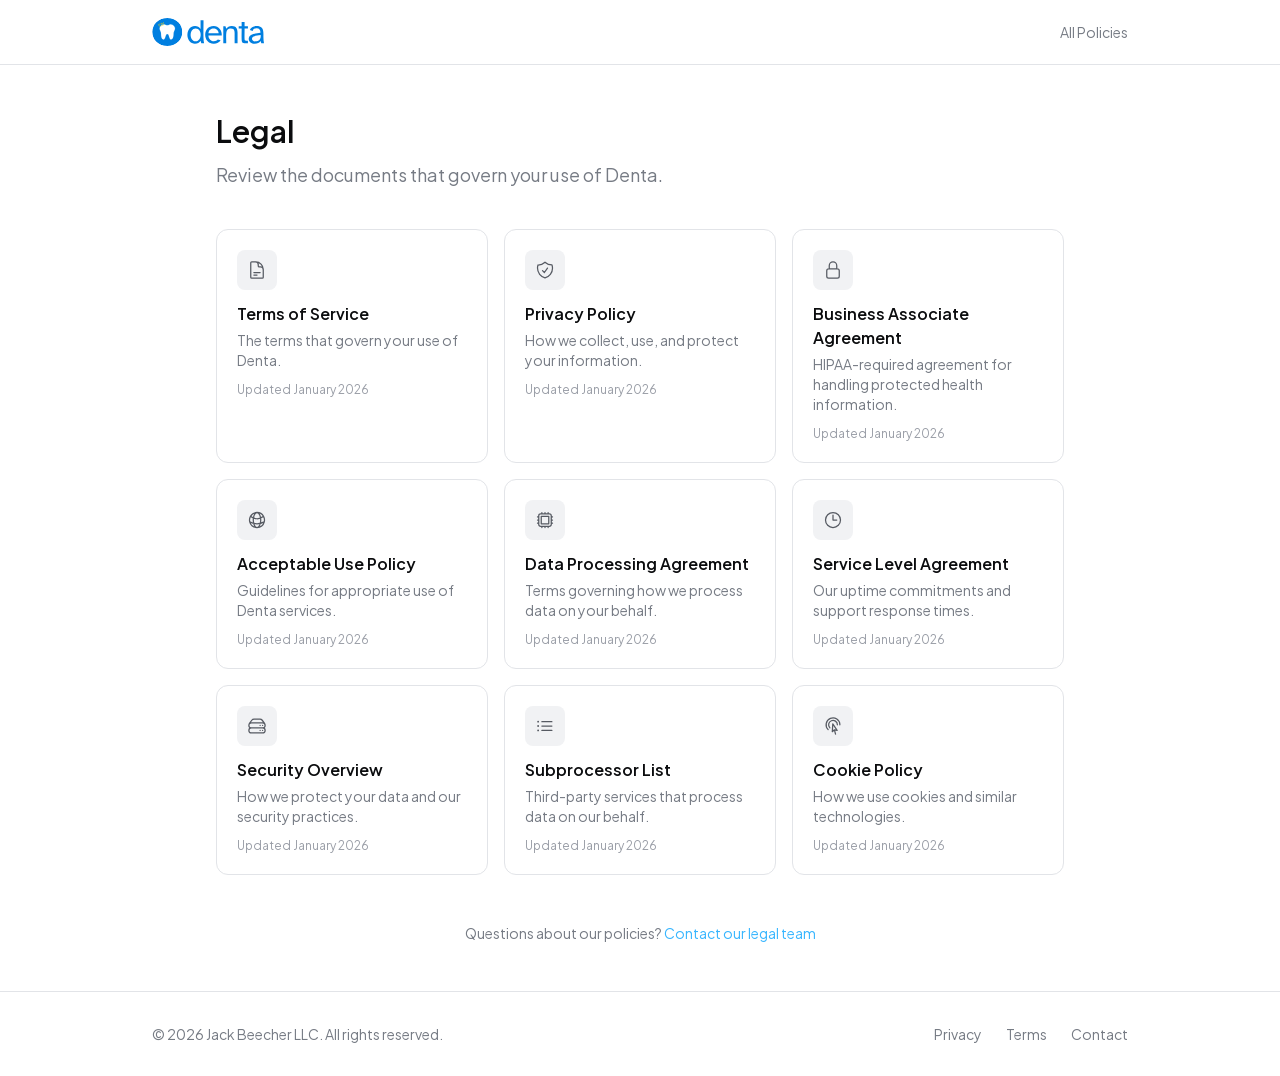
<file: legal.html>
<!DOCTYPE html><html lang="en"><head><meta charset="utf-8"><meta name="viewport" content="width=device-width, initial-scale=1"><link rel="preload" href="assets/4ee71d90e0f663bd-s.p.33jraz4m6n5g3_dpldpl7XCx.woff2" as="font" crossorigin="" type="font/woff2"><link rel="preload" href="assets/99e609270109b47d-s.p.40sczeszzbjw1_dpldpl7XCx.woff2" as="font" crossorigin="" type="font/woff2"><link rel="preload" href="assets/c47649aa31f9e140-s.p.3lxpqujs87tck_dpldpl7XCx.woff2" as="font" crossorigin="" type="font/woff2"><link rel="preload" href="assets/e4505858a30c79c2-s.p.0tlhhw_qyyfys_dpldpl7XCx.woff2" as="font" crossorigin="" type="font/woff2"><link rel="preload" href="assets/effe91970fc4db64-s.p.0oace-s_gkfks_dpldpl7XCx.woff2" as="font" crossorigin="" type="font/woff2"><link rel="preload" href="assets/f36318c221c6c961-s.p.0u-o0s5dp82ve_dpldpl7XCx.woff2" as="font" crossorigin="" type="font/woff2"><link rel="preload" href="assets/fba5a26ea33df6a3-s.p.18rizl4rsrl42_dpldpl7XCx.woff2" as="font" crossorigin="" type="font/woff2"><link rel="stylesheet" href="assets/3vatel4nnia17_dpldpl7XCx.css" data-precedence="next"><link rel="preload" as="script" fetchpriority="low" href="assets/35_s3-7hke9v0_dpldpl7XCx.js"><script src="assets/0avlm5dt36jfl_dpldpl7XCx.js" async=""></script><script src="assets/0uahjjp_y9-2d_dpldpl7XCx.js" async=""></script><script src="assets/21dvcbew0et90_dpldpl7XCx.js" async=""></script><script src="assets/24a2rqj9u98e2_dpldpl7XCx.js" async=""></script><script src="assets/0xhkm04rh8t9m_dpldpl7XCx.js" async=""></script><script src="assets/turbopack-1rwpoyd0acp39_dpldpl7XCx.js" async=""></script><script src="assets/3576ryhq7hadl_dpldpl7XCx.js" async=""></script><script src="assets/36-b6bul2dirq_dpldpl7XCx.js" async=""></script><script src="assets/3gy5fkhfecmb9_dpldpl7XCx.js" async=""></script><script src="assets/222_rv5rc8k6u_dpldpl7XCx.js" async=""></script><script src="assets/0g-twb30zlv8f_dpldpl7XCx.js" async=""></script><script src="assets/0a0di2it2-wgd_dpldpl7XCx.js" async=""></script><script src="assets/4339bhrhubuh3_dpldpl7XCx.js" async=""></script><meta name="next-size-adjust" content=""><title>Legal | Denta | Denta</title><meta name="description" content="Denta legal documents, policies, and compliance information."><meta name="keywords" content="dental analytics,dental practice analytics,dental KPI tracking,dental benchmarking,dental AI,DSO analytics,dental production tracking,dental collections analytics,dental practice management,dental data platform"><meta name="robots" content="index, follow"><meta property="og:title" content="Denta — Dental Analytics &amp; AI for Your Practice"><meta property="og:description" content="Turn your practice data into clarity. Track production, collections, provider KPIs, and P&amp;L across every location."><meta property="og:url" content="https://trydenta.co"><meta property="og:site_name" content="Denta"><meta property="og:image" content="https://www.trydenta.co/opengraph-image?5c11db0cf49fe960"><meta property="og:image:type" content="image/png"><meta property="og:image:width" content="1200"><meta property="og:image:height" content="630"><meta property="og:image:alt" content="Denta: The dental practice that runs itself"><meta property="og:type" content="website"><meta name="twitter:card" content="summary_large_image"><meta name="twitter:title" content="Denta — Dental Analytics &amp; AI for Your Practice"><meta name="twitter:description" content="Turn your practice data into clarity. Track production, collections, provider KPIs, and P&amp;L across every location."><meta name="twitter:image" content="https://www.trydenta.co/opengraph-image?5c11db0cf49fe960"><meta name="twitter:image:alt" content="Denta: The dental practice that runs itself"><meta name="twitter:image:type" content="image/png"><meta name="twitter:image:width" content="1200"><meta name="twitter:image:height" content="630"><link rel="icon" href="assets/icon_icon03kxlr.svg" sizes="any" type="image/svg+xml"><meta name="sentry-trace" content="b742019608434d05e73ee4b0a68b0e93-d459730454dbb377-1"><meta name="baggage" content="sentry-environment=production,sentry-release=6313395384a1bf2260d540c55b9eb299375fd762,sentry-public_key=9f2a958cee1a43435d101fb4e38621c1,sentry-trace_id=b742019608434d05e73ee4b0a68b0e93,sentry-org_id=4510902486958080,sentry-transaction=GET%20%2Flegal,sentry-sampled=true,sentry-sample_rand=0.3521723875641305,sentry-sample_rate=1"><script src="assets/0cz1d0mv5g_q7_dpldpl7XCx.js" nomodule=""></script><script src="assets/script.js" data-sdkn="@vercel/analytics/next" data-sdkv="2.0.1" data-disable-auto-track="1" data-view-endpoint="/71e8fcf49ccd6d9e/view" data-event-endpoint="/71e8fcf49ccd6d9e/event" data-session-endpoint="/71e8fcf49ccd6d9e/session" defer=""></script></head><body class="plus_jakarta_sans_f7453609-module__Jmuy9q__variable jetbrains_mono_5061e47c-module__PgjNRa__variable hanken_grotesk_6256d4d9-module__H8NnCa__variable eb_garamond_887c64e7-module__BAH9mq__variable ibm_plex_mono_cefa2ee7-module__SCfLgq__variable antialiased"><div hidden=""><!--$--><!--/$--></div><div class="min-h-screen bg-white flex flex-col"><header class="border-b border-gray-200"><div class="max-w-5xl mx-auto px-6 h-16 flex items-center justify-between"><a href="index.html"><img alt="Denta" loading="lazy" width="128" height="32" decoding="async" data-nimg="1" class="h-7 w-auto" style="color:transparent" src="assets/logo-horizontal-sm_dpldpl7XCx.svg"></a><a class="text-sm text-gray-500 hover:text-gray-900 transition-colors" href="legal.html">All Policies</a></div></header><main class="flex-1"><div class="max-w-4xl mx-auto px-6 py-12"><div><div class="mb-10"><h1 class="text-3xl font-semibold text-gray-900 mb-3">Legal</h1><p class="text-gray-500 text-lg">Review the documents that govern your use of Denta.</p></div><div class="grid gap-4 sm:grid-cols-2 lg:grid-cols-3"><a class="group border border-gray-200 rounded-xl p-5 hover:border-gray-300 hover:shadow-sm transition-all" href="legal/terms.html"><div class="flex items-start gap-3 mb-3"><div class="w-10 h-10 bg-gray-100 rounded-lg flex items-center justify-center flex-shrink-0 group-hover:bg-gray-200 transition-colors"><svg xmlns="http://www.w3.org/2000/svg" fill="none" viewBox="0 0 24 24" stroke-width="1.5" stroke="currentColor" aria-hidden="true" data-slot="icon" class="w-5 h-5 text-gray-600"><path stroke-linecap="round" stroke-linejoin="round" d="M19.5 14.25v-2.625a3.375 3.375 0 0 0-3.375-3.375h-1.5A1.125 1.125 0 0 1 13.5 7.125v-1.5a3.375 3.375 0 0 0-3.375-3.375H8.25m0 12.75h7.5m-7.5 3H12M10.5 2.25H5.625c-.621 0-1.125.504-1.125 1.125v17.25c0 .621.504 1.125 1.125 1.125h12.75c.621 0 1.125-.504 1.125-1.125V11.25a9 9 0 0 0-9-9Z"></path></svg></div></div><h2 class="font-semibold text-gray-900 mb-1 group-hover:text-[#38b6ff] transition-colors">Terms of Service</h2><p class="text-sm text-gray-500 mb-3">The terms that govern your use of Denta.</p><p class="text-xs text-gray-400">Updated <!-- -->January 2026</p></a><a class="group border border-gray-200 rounded-xl p-5 hover:border-gray-300 hover:shadow-sm transition-all" href="legal/privacy.html"><div class="flex items-start gap-3 mb-3"><div class="w-10 h-10 bg-gray-100 rounded-lg flex items-center justify-center flex-shrink-0 group-hover:bg-gray-200 transition-colors"><svg xmlns="http://www.w3.org/2000/svg" fill="none" viewBox="0 0 24 24" stroke-width="1.5" stroke="currentColor" aria-hidden="true" data-slot="icon" class="w-5 h-5 text-gray-600"><path stroke-linecap="round" stroke-linejoin="round" d="M9 12.75 11.25 15 15 9.75m-3-7.036A11.959 11.959 0 0 1 3.598 6 11.99 11.99 0 0 0 3 9.749c0 5.592 3.824 10.29 9 11.623 5.176-1.332 9-6.03 9-11.622 0-1.31-.21-2.571-.598-3.751h-.152c-3.196 0-6.1-1.248-8.25-3.285Z"></path></svg></div></div><h2 class="font-semibold text-gray-900 mb-1 group-hover:text-[#38b6ff] transition-colors">Privacy Policy</h2><p class="text-sm text-gray-500 mb-3">How we collect, use, and protect your information.</p><p class="text-xs text-gray-400">Updated <!-- -->January 2026</p></a><a class="group border border-gray-200 rounded-xl p-5 hover:border-gray-300 hover:shadow-sm transition-all" href="legal/baa.html"><div class="flex items-start gap-3 mb-3"><div class="w-10 h-10 bg-gray-100 rounded-lg flex items-center justify-center flex-shrink-0 group-hover:bg-gray-200 transition-colors"><svg xmlns="http://www.w3.org/2000/svg" fill="none" viewBox="0 0 24 24" stroke-width="1.5" stroke="currentColor" aria-hidden="true" data-slot="icon" class="w-5 h-5 text-gray-600"><path stroke-linecap="round" stroke-linejoin="round" d="M16.5 10.5V6.75a4.5 4.5 0 1 0-9 0v3.75m-.75 11.25h10.5a2.25 2.25 0 0 0 2.25-2.25v-6.75a2.25 2.25 0 0 0-2.25-2.25H6.75a2.25 2.25 0 0 0-2.25 2.25v6.75a2.25 2.25 0 0 0 2.25 2.25Z"></path></svg></div></div><h2 class="font-semibold text-gray-900 mb-1 group-hover:text-[#38b6ff] transition-colors">Business Associate Agreement</h2><p class="text-sm text-gray-500 mb-3">HIPAA-required agreement for handling protected health information.</p><p class="text-xs text-gray-400">Updated <!-- -->January 2026</p></a><a class="group border border-gray-200 rounded-xl p-5 hover:border-gray-300 hover:shadow-sm transition-all" href="legal/acceptable-use.html"><div class="flex items-start gap-3 mb-3"><div class="w-10 h-10 bg-gray-100 rounded-lg flex items-center justify-center flex-shrink-0 group-hover:bg-gray-200 transition-colors"><svg xmlns="http://www.w3.org/2000/svg" fill="none" viewBox="0 0 24 24" stroke-width="1.5" stroke="currentColor" aria-hidden="true" data-slot="icon" class="w-5 h-5 text-gray-600"><path stroke-linecap="round" stroke-linejoin="round" d="M12 21a9.004 9.004 0 0 0 8.716-6.747M12 21a9.004 9.004 0 0 1-8.716-6.747M12 21c2.485 0 4.5-4.03 4.5-9S14.485 3 12 3m0 18c-2.485 0-4.5-4.03-4.5-9S9.515 3 12 3m0 0a8.997 8.997 0 0 1 7.843 4.582M12 3a8.997 8.997 0 0 0-7.843 4.582m15.686 0A11.953 11.953 0 0 1 12 10.5c-2.998 0-5.74-1.1-7.843-2.918m15.686 0A8.959 8.959 0 0 1 21 12c0 .778-.099 1.533-.284 2.253m0 0A17.919 17.919 0 0 1 12 16.5c-3.162 0-6.133-.815-8.716-2.247m0 0A9.015 9.015 0 0 1 3 12c0-1.605.42-3.113 1.157-4.418"></path></svg></div></div><h2 class="font-semibold text-gray-900 mb-1 group-hover:text-[#38b6ff] transition-colors">Acceptable Use Policy</h2><p class="text-sm text-gray-500 mb-3">Guidelines for appropriate use of Denta services.</p><p class="text-xs text-gray-400">Updated <!-- -->January 2026</p></a><a class="group border border-gray-200 rounded-xl p-5 hover:border-gray-300 hover:shadow-sm transition-all" href="legal/dpa.html"><div class="flex items-start gap-3 mb-3"><div class="w-10 h-10 bg-gray-100 rounded-lg flex items-center justify-center flex-shrink-0 group-hover:bg-gray-200 transition-colors"><svg xmlns="http://www.w3.org/2000/svg" fill="none" viewBox="0 0 24 24" stroke-width="1.5" stroke="currentColor" aria-hidden="true" data-slot="icon" class="w-5 h-5 text-gray-600"><path stroke-linecap="round" stroke-linejoin="round" d="M8.25 3v1.5M4.5 8.25H3m18 0h-1.5M4.5 12H3m18 0h-1.5m-15 3.75H3m18 0h-1.5M8.25 19.5V21M12 3v1.5m0 15V21m3.75-18v1.5m0 15V21m-9-1.5h10.5a2.25 2.25 0 0 0 2.25-2.25V6.75a2.25 2.25 0 0 0-2.25-2.25H6.75A2.25 2.25 0 0 0 4.5 6.75v10.5a2.25 2.25 0 0 0 2.25 2.25Zm.75-12h9v9h-9v-9Z"></path></svg></div></div><h2 class="font-semibold text-gray-900 mb-1 group-hover:text-[#38b6ff] transition-colors">Data Processing Agreement</h2><p class="text-sm text-gray-500 mb-3">Terms governing how we process data on your behalf.</p><p class="text-xs text-gray-400">Updated <!-- -->January 2026</p></a><a class="group border border-gray-200 rounded-xl p-5 hover:border-gray-300 hover:shadow-sm transition-all" href="legal/sla.html"><div class="flex items-start gap-3 mb-3"><div class="w-10 h-10 bg-gray-100 rounded-lg flex items-center justify-center flex-shrink-0 group-hover:bg-gray-200 transition-colors"><svg xmlns="http://www.w3.org/2000/svg" fill="none" viewBox="0 0 24 24" stroke-width="1.5" stroke="currentColor" aria-hidden="true" data-slot="icon" class="w-5 h-5 text-gray-600"><path stroke-linecap="round" stroke-linejoin="round" d="M12 6v6h4.5m4.5 0a9 9 0 1 1-18 0 9 9 0 0 1 18 0Z"></path></svg></div></div><h2 class="font-semibold text-gray-900 mb-1 group-hover:text-[#38b6ff] transition-colors">Service Level Agreement</h2><p class="text-sm text-gray-500 mb-3">Our uptime commitments and support response times.</p><p class="text-xs text-gray-400">Updated <!-- -->January 2026</p></a><a class="group border border-gray-200 rounded-xl p-5 hover:border-gray-300 hover:shadow-sm transition-all" href="legal/security.html"><div class="flex items-start gap-3 mb-3"><div class="w-10 h-10 bg-gray-100 rounded-lg flex items-center justify-center flex-shrink-0 group-hover:bg-gray-200 transition-colors"><svg xmlns="http://www.w3.org/2000/svg" fill="none" viewBox="0 0 24 24" stroke-width="1.5" stroke="currentColor" aria-hidden="true" data-slot="icon" class="w-5 h-5 text-gray-600"><path stroke-linecap="round" stroke-linejoin="round" d="M5.25 14.25h13.5m-13.5 0a3 3 0 0 1-3-3m3 3a3 3 0 1 0 0 6h13.5a3 3 0 1 0 0-6m-16.5-3a3 3 0 0 1 3-3h13.5a3 3 0 0 1 3 3m-19.5 0a4.5 4.5 0 0 1 .9-2.7L5.737 5.1a3.375 3.375 0 0 1 2.7-1.35h7.126c1.062 0 2.062.5 2.7 1.35l2.587 3.45a4.5 4.5 0 0 1 .9 2.7m0 0a3 3 0 0 1-3 3m0 3h.008v.008h-.008v-.008Zm0-6h.008v.008h-.008v-.008Zm-3 6h.008v.008h-.008v-.008Zm0-6h.008v.008h-.008v-.008Z"></path></svg></div></div><h2 class="font-semibold text-gray-900 mb-1 group-hover:text-[#38b6ff] transition-colors">Security Overview</h2><p class="text-sm text-gray-500 mb-3">How we protect your data and our security practices.</p><p class="text-xs text-gray-400">Updated <!-- -->January 2026</p></a><a class="group border border-gray-200 rounded-xl p-5 hover:border-gray-300 hover:shadow-sm transition-all" href="legal/subprocessors.html"><div class="flex items-start gap-3 mb-3"><div class="w-10 h-10 bg-gray-100 rounded-lg flex items-center justify-center flex-shrink-0 group-hover:bg-gray-200 transition-colors"><svg xmlns="http://www.w3.org/2000/svg" fill="none" viewBox="0 0 24 24" stroke-width="1.5" stroke="currentColor" aria-hidden="true" data-slot="icon" class="w-5 h-5 text-gray-600"><path stroke-linecap="round" stroke-linejoin="round" d="M8.25 6.75h12M8.25 12h12m-12 5.25h12M3.75 6.75h.007v.008H3.75V6.75Zm.375 0a.375.375 0 1 1-.75 0 .375.375 0 0 1 .75 0ZM3.75 12h.007v.008H3.75V12Zm.375 0a.375.375 0 1 1-.75 0 .375.375 0 0 1 .75 0Zm-.375 5.25h.007v.008H3.75v-.008Zm.375 0a.375.375 0 1 1-.75 0 .375.375 0 0 1 .75 0Z"></path></svg></div></div><h2 class="font-semibold text-gray-900 mb-1 group-hover:text-[#38b6ff] transition-colors">Subprocessor List</h2><p class="text-sm text-gray-500 mb-3">Third-party services that process data on our behalf.</p><p class="text-xs text-gray-400">Updated <!-- -->January 2026</p></a><a class="group border border-gray-200 rounded-xl p-5 hover:border-gray-300 hover:shadow-sm transition-all" href="legal/cookies.html"><div class="flex items-start gap-3 mb-3"><div class="w-10 h-10 bg-gray-100 rounded-lg flex items-center justify-center flex-shrink-0 group-hover:bg-gray-200 transition-colors"><svg xmlns="http://www.w3.org/2000/svg" fill="none" viewBox="0 0 24 24" stroke-width="1.5" stroke="currentColor" aria-hidden="true" data-slot="icon" class="w-5 h-5 text-gray-600"><path stroke-linecap="round" stroke-linejoin="round" d="M15.042 21.672 13.684 16.6m0 0-2.51 2.225.569-9.47 5.227 7.917-3.286-.672Zm-7.518-.267A8.25 8.25 0 1 1 20.25 10.5M8.288 14.212A5.25 5.25 0 1 1 17.25 10.5"></path></svg></div></div><h2 class="font-semibold text-gray-900 mb-1 group-hover:text-[#38b6ff] transition-colors">Cookie Policy</h2><p class="text-sm text-gray-500 mb-3">How we use cookies and similar technologies.</p><p class="text-xs text-gray-400">Updated <!-- -->January 2026</p></a></div><div class="mt-12 text-center text-sm text-gray-500">Questions about our policies?<!-- --> <a href="mailto:legal@trydenta.co" class="text-[#38b6ff] hover:text-[#0f7fc4]">Contact our legal team</a></div></div><!--$--><!--/$--></div></main><footer class="border-t border-gray-200"><div class="max-w-5xl mx-auto px-6 py-8"><div class="flex flex-col sm:flex-row justify-between items-center gap-4"><p class="text-sm text-gray-500">© <!-- -->2026<!-- --> Jack Beecher LLC. All rights reserved.</p><div class="flex items-center gap-6"><a class="text-sm text-gray-500 hover:text-gray-900" href="legal/privacy.html">Privacy</a><a class="text-sm text-gray-500 hover:text-gray-900" href="legal/terms.html">Terms</a><a href="mailto:support@trydenta.co" class="text-sm text-gray-500 hover:text-gray-900">Contact</a></div></div></div></footer></div><script type="text/javascript" crossorigin="anonymous" src="https://us-assets.i.posthog.com/static/surveys.js?v=1.396.6"></script><script type="text/javascript" crossorigin="anonymous" src="https://us-assets.i.posthog.com/array/phc_o4NJNjfPgX9KcsQNbihQ3Mqxy8zvRo4t6fkjMmDrLSUo/config.js"></script><script type="text/javascript" crossorigin="anonymous" src="https://us-assets.i.posthog.com/static/dead-clicks-autocapture.js?v=1.396.6"></script><script type="text/javascript" crossorigin="anonymous" src="https://us-assets.i.posthog.com/static/web-vitals.js?v=1.396.6"></script><script src="assets/35_s3-7hke9v0_dpldpl7XCx.js" id="_R_" async=""></script><script>(self.__next_f=self.__next_f||[]).push([0])</script><script>self.__next_f.push([1,"1:\"$Sreact.fragment\"\n2:I[900639,[\"/_next/static/chunks/3576ryhq7hadl.js?dpl=dpl_7XCxFSYbjFN6HqWGfjbtyZgSN7Dq\",\"/_next/static/chunks/36-b6bul2dirq.js?dpl=dpl_7XCxFSYbjFN6HqWGfjbtyZgSN7Dq\"],\"default\"]\n3:I[700563,[\"/_next/static/chunks/3576ryhq7hadl.js?dpl=dpl_7XCxFSYbjFN6HqWGfjbtyZgSN7Dq\",\"/_next/static/chunks/36-b6bul2dirq.js?dpl=dpl_7XCxFSYbjFN6HqWGfjbtyZgSN7Dq\"],\"PostHogProvider\"]\n4:I[234320,[\"/_next/static/chunks/3gy5fkhfecmb9.js?dpl=dpl_7XCxFSYbjFN6HqWGfjbtyZgSN7Dq\",\"/_next/static/chunks/222_rv5rc8k6u.js?dpl=dpl_7XCxFSYbjFN6HqWGfjbtyZgSN7Dq\"],\"default\"]\n5:I[222975,[\"/_next/static/chunks/3gy5fkhfecmb9.js?dpl=dpl_7XCxFSYbjFN6HqWGfjbtyZgSN7Dq\",\"/_next/static/chunks/222_rv5rc8k6u.js?dpl=dpl_7XCxFSYbjFN6HqWGfjbtyZgSN7Dq\"],\"default\"]\n6:I[807369,[\"/_next/static/chunks/3576ryhq7hadl.js?dpl=dpl_7XCxFSYbjFN6HqWGfjbtyZgSN7Dq\",\"/_next/static/chunks/36-b6bul2dirq.js?dpl=dpl_7XCxFSYbjFN6HqWGfjbtyZgSN7Dq\"],\"Analytics\"]\n7:I[984149,[\"/_next/static/chunks/3576ryhq7hadl.js?dpl=dpl_7XCxFSYbjFN6HqWGfjbtyZgSN7Dq\",\"/_next/static/chunks/36-b6bul2dirq.js?dpl=dpl_7XCxFSYbjFN6HqWGfjbtyZgSN7Dq\",\"/_next/static/chunks/0g-twb30zlv8f.js?dpl=dpl_7XCxFSYbjFN6HqWGfjbtyZgSN7Dq\"],\"\"]\n8:I[474707,[\"/_next/static/chunks/3576ryhq7hadl.js?dpl=dpl_7XCxFSYbjFN6HqWGfjbtyZgSN7Dq\",\"/_next/static/chunks/36-b6bul2dirq.js?dpl=dpl_7XCxFSYbjFN6HqWGfjbtyZgSN7Dq\",\"/_next/static/chunks/0g-twb30zlv8f.js?dpl=dpl_7XCxFSYbjFN6HqWGfjbtyZgSN7Dq\"],\"Image\"]\nd:I[566083,[\"/_next/static/chunks/3576ryhq7hadl.js?dpl=dpl_7XCxFSYbjFN6HqWGfjbtyZgSN7Dq\",\"/_next/static/chunks/36-b6bul2dirq.js?dpl=dpl_7XCxFSYbjFN6HqWGfjbtyZgSN7Dq\",\"/_next/static/chunks/0a0di2it2-wgd.js?dpl=dpl_7XCxFSYbjFN6HqWGfjbtyZgSN7Dq\",\"/_next/static/chunks/4339bhrhubuh3.js?dpl=dpl_7XCxFSYbjFN6HqWGfjbtyZgSN7Dq\"],\"default\"]\n:HL[\"/_next/static/chunks/3vatel4nnia17.css?dpl=dpl_7XCxFSYbjFN6HqWGfjbtyZgSN7Dq\",\"style\"]\n:HL[\"/_next/static/media/4ee71d90e0f663bd-s.p.33jraz4m6n5g3.woff2?dpl=dpl_7XCxFSYbjFN6HqWGfjbtyZgSN7Dq\",\"font\",{\"crossOrigin\":\"\",\"type\":\"font/woff2\"}]\n:HL[\"/_next/static/media/99e609270109b47d-s.p.40sczeszzbjw1.woff2?dpl=dpl_7XCxFSYbjFN6HqWGfjbtyZgSN7Dq\",\"font\",{\"crossOrigin\":\"\",\"type\":\"font/woff2\"}]\n:HL[\"/_next/static/media/c47649aa31f9e140-s.p.3lxpqujs87tck.woff2?dpl=dpl_7XCxFSYbjFN6HqWGfjbtyZgSN7Dq\",\"font\",{\"crossOrigin\":\"\",\"type\":\"font/woff2\"}]\n:HL[\"/_next/static/media/e4505858a30c79c2-s.p.0tlhhw_qyyfys.woff2?dpl=dpl_7XCxFSYbjFN6HqWGfjbtyZgSN7Dq\",\"font\",{\"crossOrigin\":\"\",\"type\":\"font/woff2\"}]\n:HL[\"/_next/static/media/effe91970fc4db64-s.p.0oace-s_gkfks.woff2?dpl=dpl_7XCxFSYbjFN6HqWGfjbtyZgSN7Dq\",\"font\",{\"crossOrigin\":\"\",\"type\":\"font/woff2\"}]\n:HL[\"/_next/static/media/f36318c221c6c961-s.p.0u-o0s5dp82ve.woff2?dpl=dpl_7XCxFSYbjFN6HqWGfjbtyZgSN7Dq\",\"font\",{\"crossOrigin\":\"\",\"type\":\"font/woff2\"}]\n:HL[\"/_next/static/media/fba5a26ea33df6a3-s.p.18rizl4rsrl42.woff2?dpl=dpl_7XCxFSYbjFN6HqWGfjbtyZgSN7Dq\",\"font\",{\"crossOrigin\":\"\",\"type\":\"font/woff2\"}]\n"])</script><script>self.__next_f.push([1,"0:{\"P\":null,\"c\":[\"\",\"legal\"],\"q\":\"\",\"i\":false,\"f\":[[[\"\",{\"children\":[\"legal\",{\"children\":[\"__PAGE__\",{}]}]},\"$undefined\",\"$undefined\",16],[[\"$\",\"$1\",\"c\",{\"children\":[[[\"$\",\"link\",\"0\",{\"rel\":\"stylesheet\",\"href\":\"/_next/static/chunks/3vatel4nnia17.css?dpl=dpl_7XCxFSYbjFN6HqWGfjbtyZgSN7Dq\",\"precedence\":\"next\",\"crossOrigin\":\"$undefined\",\"nonce\":\"$undefined\"}],[\"$\",\"script\",\"script-0\",{\"src\":\"/_next/static/chunks/3576ryhq7hadl.js?dpl=dpl_7XCxFSYbjFN6HqWGfjbtyZgSN7Dq\",\"async\":true,\"nonce\":\"$undefined\"}],[\"$\",\"script\",\"script-1\",{\"src\":\"/_next/static/chunks/36-b6bul2dirq.js?dpl=dpl_7XCxFSYbjFN6HqWGfjbtyZgSN7Dq\",\"async\":true,\"nonce\":\"$undefined\"}]],[\"$\",\"html\",null,{\"lang\":\"en\",\"children\":[[\"$\",\"head\",null,{}],[\"$\",\"body\",null,{\"className\":\"plus_jakarta_sans_f7453609-module__Jmuy9q__variable jetbrains_mono_5061e47c-module__PgjNRa__variable hanken_grotesk_6256d4d9-module__H8NnCa__variable eb_garamond_887c64e7-module__BAH9mq__variable ibm_plex_mono_cefa2ee7-module__SCfLgq__variable antialiased\",\"children\":[[\"$\",\"$L2\",null,{}],[\"$\",\"$L3\",null,{\"children\":[\"$\",\"$L4\",null,{\"parallelRouterKey\":\"children\",\"error\":\"$undefined\",\"errorStyles\":\"$undefined\",\"errorScripts\":\"$undefined\",\"template\":[\"$\",\"$L5\",null,{}],\"templateStyles\":\"$undefined\",\"templateScripts\":\"$undefined\",\"notFound\":[[[\"$\",\"title\",null,{\"children\":\"404: This page could not be found.\"}],[\"$\",\"div\",null,{\"style\":{\"fontFamily\":\"system-ui,\\\"Segoe UI\\\",Roboto,Helvetica,Arial,sans-serif,\\\"Apple Color Emoji\\\",\\\"Segoe UI Emoji\\\"\",\"height\":\"100vh\",\"textAlign\":\"center\",\"display\":\"flex\",\"flexDirection\":\"column\",\"alignItems\":\"center\",\"justifyContent\":\"center\"},\"children\":[\"$\",\"div\",null,{\"children\":[[\"$\",\"style\",null,{\"dangerouslySetInnerHTML\":{\"__html\":\"body{color:#000;background:#fff;margin:0}.next-error-h1{border-right:1px solid rgba(0,0,0,.3)}@media (prefers-color-scheme:dark){body{color:#fff;background:#000}.next-error-h1{border-right:1px solid rgba(255,255,255,.3)}}\"}}],[\"$\",\"h1\",null,{\"className\":\"next-error-h1\",\"style\":{\"display\":\"inline-block\",\"margin\":\"0 20px 0 0\",\"padding\":\"0 23px 0 0\",\"fontSize\":24,\"fontWeight\":500,\"verticalAlign\":\"top\",\"lineHeight\":\"49px\"},\"children\":404}],[\"$\",\"div\",null,{\"style\":{\"display\":\"inline-block\"},\"children\":[\"$\",\"h2\",null,{\"style\":{\"fontSize\":14,\"fontWeight\":400,\"lineHeight\":\"49px\",\"margin\":0},\"children\":\"This page could not be found.\"}]}]]}]}]],[]],\"forbidden\":\"$undefined\",\"unauthorized\":\"$undefined\"}]}],[\"$\",\"$L6\",null,{}]]}]]}]]}],{\"children\":[[\"$\",\"$1\",\"c\",{\"children\":[[[\"$\",\"script\",\"script-0\",{\"src\":\"/_next/static/chunks/0g-twb30zlv8f.js?dpl=dpl_7XCxFSYbjFN6HqWGfjbtyZgSN7Dq\",\"async\":true,\"nonce\":\"$undefined\"}]],[\"$\",\"div\",null,{\"className\":\"min-h-screen bg-white flex flex-col\",\"children\":[[\"$\",\"header\",null,{\"className\":\"border-b border-gray-200\",\"children\":[\"$\",\"div\",null,{\"className\":\"max-w-5xl mx-auto px-6 h-16 flex items-center justify-between\",\"children\":[[\"$\",\"$L7\",null,{\"href\":\"/\",\"children\":[\"$\",\"$L8\",null,{\"src\":\"/brand/logo-horizontal-sm.svg\",\"alt\":\"Denta\",\"width\":128,\"height\":32,\"className\":\"h-7 w-auto\"}]}],[\"$\",\"$L7\",null,{\"href\":\"/legal\",\"className\":\"text-sm text-gray-500 hover:text-gray-900 transition-colors\",\"children\":\"All Policies\"}]]}]}],[\"$\",\"main\",null,{\"className\":\"flex-1\",\"children\":[\"$\",\"div\",null,{\"className\":\"max-w-4xl mx-auto px-6 py-12\",\"children\":[\"$\",\"$L4\",null,{\"parallelRouterKey\":\"children\",\"error\":\"$undefined\",\"errorStyles\":\"$undefined\",\"errorScripts\":\"$undefined\",\"template\":[\"$\",\"$L5\",null,{}],\"templateStyles\":\"$undefined\",\"templateScripts\":\"$undefined\",\"notFound\":\"$undefined\",\"forbidden\":\"$undefined\",\"unauthorized\":\"$undefined\"}]}]}],[\"$\",\"footer\",null,{\"className\":\"border-t border-gray-200\",\"children\":[\"$\",\"div\",null,{\"className\":\"max-w-5xl mx-auto px-6 py-8\",\"children\":[\"$\",\"div\",null,{\"className\":\"flex flex-col sm:flex-row justify-between items-center gap-4\",\"children\":[[\"$\",\"p\",null,{\"className\":\"text-sm text-gray-500\",\"children\":[\"© \",2026,\" Jack Beecher LLC. All rights reserved.\"]}],[\"$\",\"div\",null,{\"className\":\"flex items-center gap-6\",\"children\":[[\"$\",\"$L7\",null,{\"href\":\"/legal/privacy\",\"className\":\"text-sm text-gray-500 hover:text-gray-900\",\"children\":\"Privacy\"}],[\"$\",\"$L7\",null,{\"href\":\"/legal/terms\",\"className\":\"text-sm text-gray-500 hover:text-gray-900\",\"children\":\"Terms\"}],[\"$\",\"a\",null,{\"href\":\"mailto:support@trydenta.co\",\"className\":\"text-sm text-gray-500 hover:text-gray-900\",\"children\":\"Contact\"}]]}]]}]}]}]]}]]}],{\"children\":[[\"$\",\"$1\",\"c\",{\"children\":[[\"$\",\"div\",null,{\"children\":[[\"$\",\"div\",null,{\"className\":\"mb-10\",\"children\":[[\"$\",\"h1\",null,{\"className\":\"text-3xl font-semibold text-gray-900 mb-3\",\"children\":\"Legal\"}],[\"$\",\"p\",null,{\"className\":\"text-gray-500 text-lg\",\"children\":\"Review the documents that govern your use of Denta.\"}]]}],\"$L9\",\"$La\"]}],null,\"$Lb\"]}],{},null,false,null]},null,false,null]},null,false,null],\"$Lc\",false]],\"m\":\"$undefined\",\"G\":[\"$d\",[\"$Le\"]],\"S\":true,\"h\":null,\"s\":\"$undefined\",\"l\":\"$undefined\",\"p\":\"$undefined\",\"d\":\"$undefined\"}\n"])</script><script>self.__next_f.push([1,"16:I[348136,[\"/_next/static/chunks/3gy5fkhfecmb9.js?dpl=dpl_7XCxFSYbjFN6HqWGfjbtyZgSN7Dq\",\"/_next/static/chunks/222_rv5rc8k6u.js?dpl=dpl_7XCxFSYbjFN6HqWGfjbtyZgSN7Dq\"],\"OutletBoundary\"]\n17:\"$Sreact.suspense\"\n19:I[348136,[\"/_next/static/chunks/3gy5fkhfecmb9.js?dpl=dpl_7XCxFSYbjFN6HqWGfjbtyZgSN7Dq\",\"/_next/static/chunks/222_rv5rc8k6u.js?dpl=dpl_7XCxFSYbjFN6HqWGfjbtyZgSN7Dq\"],\"ViewportBoundary\"]\n1b:I[348136,[\"/_next/static/chunks/3gy5fkhfecmb9.js?dpl=dpl_7XCxFSYbjFN6HqWGfjbtyZgSN7Dq\",\"/_next/static/chunks/222_rv5rc8k6u.js?dpl=dpl_7XCxFSYbjFN6HqWGfjbtyZgSN7Dq\"],\"MetadataBoundary\"]\n"])</script><script>self.__next_f.push([1,"9:[\"$\",\"div\",null,{\"className\":\"grid gap-4 sm:grid-cols-2 lg:grid-cols-3\",\"children\":[[\"$\",\"$L7\",\"/legal/terms\",{\"href\":\"/legal/terms\",\"className\":\"group border border-gray-200 rounded-xl p-5 hover:border-gray-300 hover:shadow-sm transition-all\",\"children\":[[\"$\",\"div\",null,{\"className\":\"flex items-start gap-3 mb-3\",\"children\":[\"$\",\"div\",null,{\"className\":\"w-10 h-10 bg-gray-100 rounded-lg flex items-center justify-center flex-shrink-0 group-hover:bg-gray-200 transition-colors\",\"children\":[\"$\",\"svg\",null,{\"xmlns\":\"http://www.w3.org/2000/svg\",\"fill\":\"none\",\"viewBox\":\"0 0 24 24\",\"strokeWidth\":1.5,\"stroke\":\"currentColor\",\"aria-hidden\":\"true\",\"data-slot\":\"icon\",\"ref\":\"$undefined\",\"aria-labelledby\":\"$undefined\",\"className\":\"w-5 h-5 text-gray-600\",\"children\":[null,[\"$\",\"path\",null,{\"strokeLinecap\":\"round\",\"strokeLinejoin\":\"round\",\"d\":\"M19.5 14.25v-2.625a3.375 3.375 0 0 0-3.375-3.375h-1.5A1.125 1.125 0 0 1 13.5 7.125v-1.5a3.375 3.375 0 0 0-3.375-3.375H8.25m0 12.75h7.5m-7.5 3H12M10.5 2.25H5.625c-.621 0-1.125.504-1.125 1.125v17.25c0 .621.504 1.125 1.125 1.125h12.75c.621 0 1.125-.504 1.125-1.125V11.25a9 9 0 0 0-9-9Z\"}]]}]}]}],[\"$\",\"h2\",null,{\"className\":\"font-semibold text-gray-900 mb-1 group-hover:text-[#38b6ff] transition-colors\",\"children\":\"Terms of Service\"}],[\"$\",\"p\",null,{\"className\":\"text-sm text-gray-500 mb-3\",\"children\":\"The terms that govern your use of Denta.\"}],[\"$\",\"p\",null,{\"className\":\"text-xs text-gray-400\",\"children\":[\"Updated \",\"January 2026\"]}]]}],[\"$\",\"$L7\",\"/legal/privacy\",{\"href\":\"/legal/privacy\",\"className\":\"group border border-gray-200 rounded-xl p-5 hover:border-gray-300 hover:shadow-sm transition-all\",\"children\":[[\"$\",\"div\",null,{\"className\":\"flex items-start gap-3 mb-3\",\"children\":[\"$\",\"div\",null,{\"className\":\"w-10 h-10 bg-gray-100 rounded-lg flex items-center justify-center flex-shrink-0 group-hover:bg-gray-200 transition-colors\",\"children\":[\"$\",\"svg\",null,{\"xmlns\":\"http://www.w3.org/2000/svg\",\"fill\":\"none\",\"viewBox\":\"0 0 24 24\",\"strokeWidth\":1.5,\"stroke\":\"currentColor\",\"aria-hidden\":\"true\",\"data-slot\":\"icon\",\"ref\":\"$undefined\",\"aria-labelledby\":\"$undefined\",\"className\":\"w-5 h-5 text-gray-600\",\"children\":[null,[\"$\",\"path\",null,{\"strokeLinecap\":\"round\",\"strokeLinejoin\":\"round\",\"d\":\"M9 12.75 11.25 15 15 9.75m-3-7.036A11.959 11.959 0 0 1 3.598 6 11.99 11.99 0 0 0 3 9.749c0 5.592 3.824 10.29 9 11.623 5.176-1.332 9-6.03 9-11.622 0-1.31-.21-2.571-.598-3.751h-.152c-3.196 0-6.1-1.248-8.25-3.285Z\"}]]}]}]}],[\"$\",\"h2\",null,{\"className\":\"font-semibold text-gray-900 mb-1 group-hover:text-[#38b6ff] transition-colors\",\"children\":\"Privacy Policy\"}],[\"$\",\"p\",null,{\"className\":\"text-sm text-gray-500 mb-3\",\"children\":\"How we collect, use, and protect your information.\"}],[\"$\",\"p\",null,{\"className\":\"text-xs text-gray-400\",\"children\":[\"Updated \",\"January 2026\"]}]]}],[\"$\",\"$L7\",\"/legal/baa\",{\"href\":\"/legal/baa\",\"className\":\"group border border-gray-200 rounded-xl p-5 hover:border-gray-300 hover:shadow-sm transition-all\",\"children\":[[\"$\",\"div\",null,{\"className\":\"flex items-start gap-3 mb-3\",\"children\":[\"$\",\"div\",null,{\"className\":\"w-10 h-10 bg-gray-100 rounded-lg flex items-center justify-center flex-shrink-0 group-hover:bg-gray-200 transition-colors\",\"children\":[\"$\",\"svg\",null,{\"xmlns\":\"http://www.w3.org/2000/svg\",\"fill\":\"none\",\"viewBox\":\"0 0 24 24\",\"strokeWidth\":1.5,\"stroke\":\"currentColor\",\"aria-hidden\":\"true\",\"data-slot\":\"icon\",\"ref\":\"$undefined\",\"aria-labelledby\":\"$undefined\",\"className\":\"w-5 h-5 text-gray-600\",\"children\":[null,[\"$\",\"path\",null,{\"strokeLinecap\":\"round\",\"strokeLinejoin\":\"round\",\"d\":\"M16.5 10.5V6.75a4.5 4.5 0 1 0-9 0v3.75m-.75 11.25h10.5a2.25 2.25 0 0 0 2.25-2.25v-6.75a2.25 2.25 0 0 0-2.25-2.25H6.75a2.25 2.25 0 0 0-2.25 2.25v6.75a2.25 2.25 0 0 0 2.25 2.25Z\"}]]}]}]}],[\"$\",\"h2\",null,{\"className\":\"font-semibold text-gray-900 mb-1 group-hover:text-[#38b6ff] transition-colors\",\"children\":\"Business Associate Agreement\"}],[\"$\",\"p\",null,{\"className\":\"text-sm text-gray-500 mb-3\",\"children\":\"HIPAA-required agreement for handling protected health information.\"}],\"$Lf\"]}],\"$L10\",\"$L11\",\"$L12\",\"$L13\",\"$L14\",\"$L15\"]}]\n"])</script><script>self.__next_f.push([1,"a:[\"$\",\"div\",null,{\"className\":\"mt-12 text-center text-sm text-gray-500\",\"children\":[\"Questions about our policies?\",\" \",[\"$\",\"a\",null,{\"href\":\"mailto:legal@trydenta.co\",\"className\":\"text-[#38b6ff] hover:text-[#0f7fc4]\",\"children\":\"Contact our legal team\"}]]}]\nb:[\"$\",\"$L16\",null,{\"children\":[\"$\",\"$17\",null,{\"name\":\"Next.MetadataOutlet\",\"children\":\"$@18\"}]}]\nc:[\"$\",\"$1\",\"h\",{\"children\":[null,[\"$\",\"$L19\",null,{\"children\":\"$L1a\"}],[\"$\",\"div\",null,{\"hidden\":true,\"children\":[\"$\",\"$L1b\",null,{\"children\":[\"$\",\"$17\",null,{\"name\":\"Next.Metadata\",\"children\":\"$L1c\"}]}]}],[\"$\",\"meta\",null,{\"name\":\"next-size-adjust\",\"content\":\"\"}]]}]\ne:[\"$\",\"link\",\"0\",{\"rel\":\"stylesheet\",\"href\":\"/_next/static/chunks/3vatel4nnia17.css?dpl=dpl_7XCxFSYbjFN6HqWGfjbtyZgSN7Dq\",\"precedence\":\"next\",\"crossOrigin\":\"$undefined\",\"nonce\":\"$undefined\"}]\n"])</script><script>self.__next_f.push([1,"f:[\"$\",\"p\",null,{\"className\":\"text-xs text-gray-400\",\"children\":[\"Updated \",\"January 2026\"]}]\n"])</script><script>self.__next_f.push([1,"10:[\"$\",\"$L7\",\"/legal/acceptable-use\",{\"href\":\"/legal/acceptable-use\",\"className\":\"group border border-gray-200 rounded-xl p-5 hover:border-gray-300 hover:shadow-sm transition-all\",\"children\":[[\"$\",\"div\",null,{\"className\":\"flex items-start gap-3 mb-3\",\"children\":[\"$\",\"div\",null,{\"className\":\"w-10 h-10 bg-gray-100 rounded-lg flex items-center justify-center flex-shrink-0 group-hover:bg-gray-200 transition-colors\",\"children\":[\"$\",\"svg\",null,{\"xmlns\":\"http://www.w3.org/2000/svg\",\"fill\":\"none\",\"viewBox\":\"0 0 24 24\",\"strokeWidth\":1.5,\"stroke\":\"currentColor\",\"aria-hidden\":\"true\",\"data-slot\":\"icon\",\"ref\":\"$undefined\",\"aria-labelledby\":\"$undefined\",\"className\":\"w-5 h-5 text-gray-600\",\"children\":[null,[\"$\",\"path\",null,{\"strokeLinecap\":\"round\",\"strokeLinejoin\":\"round\",\"d\":\"M12 21a9.004 9.004 0 0 0 8.716-6.747M12 21a9.004 9.004 0 0 1-8.716-6.747M12 21c2.485 0 4.5-4.03 4.5-9S14.485 3 12 3m0 18c-2.485 0-4.5-4.03-4.5-9S9.515 3 12 3m0 0a8.997 8.997 0 0 1 7.843 4.582M12 3a8.997 8.997 0 0 0-7.843 4.582m15.686 0A11.953 11.953 0 0 1 12 10.5c-2.998 0-5.74-1.1-7.843-2.918m15.686 0A8.959 8.959 0 0 1 21 12c0 .778-.099 1.533-.284 2.253m0 0A17.919 17.919 0 0 1 12 16.5c-3.162 0-6.133-.815-8.716-2.247m0 0A9.015 9.015 0 0 1 3 12c0-1.605.42-3.113 1.157-4.418\"}]]}]}]}],[\"$\",\"h2\",null,{\"className\":\"font-semibold text-gray-900 mb-1 group-hover:text-[#38b6ff] transition-colors\",\"children\":\"Acceptable Use Policy\"}],[\"$\",\"p\",null,{\"className\":\"text-sm text-gray-500 mb-3\",\"children\":\"Guidelines for appropriate use of Denta services.\"}],[\"$\",\"p\",null,{\"className\":\"text-xs text-gray-400\",\"children\":[\"Updated \",\"January 2026\"]}]]}]\n"])</script><script>self.__next_f.push([1,"11:[\"$\",\"$L7\",\"/legal/dpa\",{\"href\":\"/legal/dpa\",\"className\":\"group border border-gray-200 rounded-xl p-5 hover:border-gray-300 hover:shadow-sm transition-all\",\"children\":[[\"$\",\"div\",null,{\"className\":\"flex items-start gap-3 mb-3\",\"children\":[\"$\",\"div\",null,{\"className\":\"w-10 h-10 bg-gray-100 rounded-lg flex items-center justify-center flex-shrink-0 group-hover:bg-gray-200 transition-colors\",\"children\":[\"$\",\"svg\",null,{\"xmlns\":\"http://www.w3.org/2000/svg\",\"fill\":\"none\",\"viewBox\":\"0 0 24 24\",\"strokeWidth\":1.5,\"stroke\":\"currentColor\",\"aria-hidden\":\"true\",\"data-slot\":\"icon\",\"ref\":\"$undefined\",\"aria-labelledby\":\"$undefined\",\"className\":\"w-5 h-5 text-gray-600\",\"children\":[null,[\"$\",\"path\",null,{\"strokeLinecap\":\"round\",\"strokeLinejoin\":\"round\",\"d\":\"M8.25 3v1.5M4.5 8.25H3m18 0h-1.5M4.5 12H3m18 0h-1.5m-15 3.75H3m18 0h-1.5M8.25 19.5V21M12 3v1.5m0 15V21m3.75-18v1.5m0 15V21m-9-1.5h10.5a2.25 2.25 0 0 0 2.25-2.25V6.75a2.25 2.25 0 0 0-2.25-2.25H6.75A2.25 2.25 0 0 0 4.5 6.75v10.5a2.25 2.25 0 0 0 2.25 2.25Zm.75-12h9v9h-9v-9Z\"}]]}]}]}],[\"$\",\"h2\",null,{\"className\":\"font-semibold text-gray-900 mb-1 group-hover:text-[#38b6ff] transition-colors\",\"children\":\"Data Processing Agreement\"}],[\"$\",\"p\",null,{\"className\":\"text-sm text-gray-500 mb-3\",\"children\":\"Terms governing how we process data on your behalf.\"}],[\"$\",\"p\",null,{\"className\":\"text-xs text-gray-400\",\"children\":[\"Updated \",\"January 2026\"]}]]}]\n"])</script><script>self.__next_f.push([1,"12:[\"$\",\"$L7\",\"/legal/sla\",{\"href\":\"/legal/sla\",\"className\":\"group border border-gray-200 rounded-xl p-5 hover:border-gray-300 hover:shadow-sm transition-all\",\"children\":[[\"$\",\"div\",null,{\"className\":\"flex items-start gap-3 mb-3\",\"children\":[\"$\",\"div\",null,{\"className\":\"w-10 h-10 bg-gray-100 rounded-lg flex items-center justify-center flex-shrink-0 group-hover:bg-gray-200 transition-colors\",\"children\":[\"$\",\"svg\",null,{\"xmlns\":\"http://www.w3.org/2000/svg\",\"fill\":\"none\",\"viewBox\":\"0 0 24 24\",\"strokeWidth\":1.5,\"stroke\":\"currentColor\",\"aria-hidden\":\"true\",\"data-slot\":\"icon\",\"ref\":\"$undefined\",\"aria-labelledby\":\"$undefined\",\"className\":\"w-5 h-5 text-gray-600\",\"children\":[null,[\"$\",\"path\",null,{\"strokeLinecap\":\"round\",\"strokeLinejoin\":\"round\",\"d\":\"M12 6v6h4.5m4.5 0a9 9 0 1 1-18 0 9 9 0 0 1 18 0Z\"}]]}]}]}],[\"$\",\"h2\",null,{\"className\":\"font-semibold text-gray-900 mb-1 group-hover:text-[#38b6ff] transition-colors\",\"children\":\"Service Level Agreement\"}],[\"$\",\"p\",null,{\"className\":\"text-sm text-gray-500 mb-3\",\"children\":\"Our uptime commitments and support response times.\"}],[\"$\",\"p\",null,{\"className\":\"text-xs text-gray-400\",\"children\":[\"Updated \",\"January 2026\"]}]]}]\n"])</script><script>self.__next_f.push([1,"13:[\"$\",\"$L7\",\"/legal/security\",{\"href\":\"/legal/security\",\"className\":\"group border border-gray-200 rounded-xl p-5 hover:border-gray-300 hover:shadow-sm transition-all\",\"children\":[[\"$\",\"div\",null,{\"className\":\"flex items-start gap-3 mb-3\",\"children\":[\"$\",\"div\",null,{\"className\":\"w-10 h-10 bg-gray-100 rounded-lg flex items-center justify-center flex-shrink-0 group-hover:bg-gray-200 transition-colors\",\"children\":[\"$\",\"svg\",null,{\"xmlns\":\"http://www.w3.org/2000/svg\",\"fill\":\"none\",\"viewBox\":\"0 0 24 24\",\"strokeWidth\":1.5,\"stroke\":\"currentColor\",\"aria-hidden\":\"true\",\"data-slot\":\"icon\",\"ref\":\"$undefined\",\"aria-labelledby\":\"$undefined\",\"className\":\"w-5 h-5 text-gray-600\",\"children\":[null,[\"$\",\"path\",null,{\"strokeLinecap\":\"round\",\"strokeLinejoin\":\"round\",\"d\":\"M5.25 14.25h13.5m-13.5 0a3 3 0 0 1-3-3m3 3a3 3 0 1 0 0 6h13.5a3 3 0 1 0 0-6m-16.5-3a3 3 0 0 1 3-3h13.5a3 3 0 0 1 3 3m-19.5 0a4.5 4.5 0 0 1 .9-2.7L5.737 5.1a3.375 3.375 0 0 1 2.7-1.35h7.126c1.062 0 2.062.5 2.7 1.35l2.587 3.45a4.5 4.5 0 0 1 .9 2.7m0 0a3 3 0 0 1-3 3m0 3h.008v.008h-.008v-.008Zm0-6h.008v.008h-.008v-.008Zm-3 6h.008v.008h-.008v-.008Zm0-6h.008v.008h-.008v-.008Z\"}]]}]}]}],[\"$\",\"h2\",null,{\"className\":\"font-semibold text-gray-900 mb-1 group-hover:text-[#38b6ff] transition-colors\",\"children\":\"Security Overview\"}],[\"$\",\"p\",null,{\"className\":\"text-sm text-gray-500 mb-3\",\"children\":\"How we protect your data and our security practices.\"}],[\"$\",\"p\",null,{\"className\":\"text-xs text-gray-400\",\"children\":[\"Updated \",\"January 2026\"]}]]}]\n"])</script><script>self.__next_f.push([1,"14:[\"$\",\"$L7\",\"/legal/subprocessors\",{\"href\":\"/legal/subprocessors\",\"className\":\"group border border-gray-200 rounded-xl p-5 hover:border-gray-300 hover:shadow-sm transition-all\",\"children\":[[\"$\",\"div\",null,{\"className\":\"flex items-start gap-3 mb-3\",\"children\":[\"$\",\"div\",null,{\"className\":\"w-10 h-10 bg-gray-100 rounded-lg flex items-center justify-center flex-shrink-0 group-hover:bg-gray-200 transition-colors\",\"children\":[\"$\",\"svg\",null,{\"xmlns\":\"http://www.w3.org/2000/svg\",\"fill\":\"none\",\"viewBox\":\"0 0 24 24\",\"strokeWidth\":1.5,\"stroke\":\"currentColor\",\"aria-hidden\":\"true\",\"data-slot\":\"icon\",\"ref\":\"$undefined\",\"aria-labelledby\":\"$undefined\",\"className\":\"w-5 h-5 text-gray-600\",\"children\":[null,[\"$\",\"path\",null,{\"strokeLinecap\":\"round\",\"strokeLinejoin\":\"round\",\"d\":\"M8.25 6.75h12M8.25 12h12m-12 5.25h12M3.75 6.75h.007v.008H3.75V6.75Zm.375 0a.375.375 0 1 1-.75 0 .375.375 0 0 1 .75 0ZM3.75 12h.007v.008H3.75V12Zm.375 0a.375.375 0 1 1-.75 0 .375.375 0 0 1 .75 0Zm-.375 5.25h.007v.008H3.75v-.008Zm.375 0a.375.375 0 1 1-.75 0 .375.375 0 0 1 .75 0Z\"}]]}]}]}],[\"$\",\"h2\",null,{\"className\":\"font-semibold text-gray-900 mb-1 group-hover:text-[#38b6ff] transition-colors\",\"children\":\"Subprocessor List\"}],[\"$\",\"p\",null,{\"className\":\"text-sm text-gray-500 mb-3\",\"children\":\"Third-party services that process data on our behalf.\"}],[\"$\",\"p\",null,{\"className\":\"text-xs text-gray-400\",\"children\":[\"Updated \",\"January 2026\"]}]]}]\n"])</script><script>self.__next_f.push([1,"15:[\"$\",\"$L7\",\"/legal/cookies\",{\"href\":\"/legal/cookies\",\"className\":\"group border border-gray-200 rounded-xl p-5 hover:border-gray-300 hover:shadow-sm transition-all\",\"children\":[[\"$\",\"div\",null,{\"className\":\"flex items-start gap-3 mb-3\",\"children\":[\"$\",\"div\",null,{\"className\":\"w-10 h-10 bg-gray-100 rounded-lg flex items-center justify-center flex-shrink-0 group-hover:bg-gray-200 transition-colors\",\"children\":[\"$\",\"svg\",null,{\"xmlns\":\"http://www.w3.org/2000/svg\",\"fill\":\"none\",\"viewBox\":\"0 0 24 24\",\"strokeWidth\":1.5,\"stroke\":\"currentColor\",\"aria-hidden\":\"true\",\"data-slot\":\"icon\",\"ref\":\"$undefined\",\"aria-labelledby\":\"$undefined\",\"className\":\"w-5 h-5 text-gray-600\",\"children\":[null,[\"$\",\"path\",null,{\"strokeLinecap\":\"round\",\"strokeLinejoin\":\"round\",\"d\":\"M15.042 21.672 13.684 16.6m0 0-2.51 2.225.569-9.47 5.227 7.917-3.286-.672Zm-7.518-.267A8.25 8.25 0 1 1 20.25 10.5M8.288 14.212A5.25 5.25 0 1 1 17.25 10.5\"}]]}]}]}],[\"$\",\"h2\",null,{\"className\":\"font-semibold text-gray-900 mb-1 group-hover:text-[#38b6ff] transition-colors\",\"children\":\"Cookie Policy\"}],[\"$\",\"p\",null,{\"className\":\"text-sm text-gray-500 mb-3\",\"children\":\"How we use cookies and similar technologies.\"}],[\"$\",\"p\",null,{\"className\":\"text-xs text-gray-400\",\"children\":[\"Updated \",\"January 2026\"]}]]}]\n"])</script><script>self.__next_f.push([1,"1a:[[\"$\",\"meta\",\"0\",{\"charSet\":\"utf-8\"}],[\"$\",\"meta\",\"1\",{\"name\":\"viewport\",\"content\":\"width=device-width, initial-scale=1\"}]]\n"])</script><script>self.__next_f.push([1,"1d:I[933979,[\"/_next/static/chunks/3gy5fkhfecmb9.js?dpl=dpl_7XCxFSYbjFN6HqWGfjbtyZgSN7Dq\",\"/_next/static/chunks/222_rv5rc8k6u.js?dpl=dpl_7XCxFSYbjFN6HqWGfjbtyZgSN7Dq\"],\"IconMark\"]\n18:null\n"])</script><script>self.__next_f.push([1,"1c:[[\"$\",\"title\",\"0\",{\"children\":\"Legal | Denta | Denta\"}],[\"$\",\"meta\",\"1\",{\"name\":\"description\",\"content\":\"Denta legal documents, policies, and compliance information.\"}],[\"$\",\"meta\",\"2\",{\"name\":\"keywords\",\"content\":\"dental analytics,dental practice analytics,dental KPI tracking,dental benchmarking,dental AI,DSO analytics,dental production tracking,dental collections analytics,dental practice management,dental data platform\"}],[\"$\",\"meta\",\"3\",{\"name\":\"robots\",\"content\":\"index, follow\"}],[\"$\",\"meta\",\"4\",{\"property\":\"og:title\",\"content\":\"Denta — Dental Analytics \u0026 AI for Your Practice\"}],[\"$\",\"meta\",\"5\",{\"property\":\"og:description\",\"content\":\"Turn your practice data into clarity. Track production, collections, provider KPIs, and P\u0026L across every location.\"}],[\"$\",\"meta\",\"6\",{\"property\":\"og:url\",\"content\":\"https://trydenta.co\"}],[\"$\",\"meta\",\"7\",{\"property\":\"og:site_name\",\"content\":\"Denta\"}],[\"$\",\"meta\",\"8\",{\"property\":\"og:image\",\"content\":\"https://www.trydenta.co/opengraph-image?5c11db0cf49fe960\"}],[\"$\",\"meta\",\"9\",{\"property\":\"og:image:type\",\"content\":\"image/png\"}],[\"$\",\"meta\",\"10\",{\"property\":\"og:image:width\",\"content\":\"1200\"}],[\"$\",\"meta\",\"11\",{\"property\":\"og:image:height\",\"content\":\"630\"}],[\"$\",\"meta\",\"12\",{\"property\":\"og:image:alt\",\"content\":\"Denta: The dental practice that runs itself\"}],[\"$\",\"meta\",\"13\",{\"property\":\"og:type\",\"content\":\"website\"}],[\"$\",\"meta\",\"14\",{\"name\":\"twitter:card\",\"content\":\"summary_large_image\"}],[\"$\",\"meta\",\"15\",{\"name\":\"twitter:title\",\"content\":\"Denta — Dental Analytics \u0026 AI for Your Practice\"}],[\"$\",\"meta\",\"16\",{\"name\":\"twitter:description\",\"content\":\"Turn your practice data into clarity. Track production, collections, provider KPIs, and P\u0026L across every location.\"}],[\"$\",\"meta\",\"17\",{\"name\":\"twitter:image\",\"content\":\"https://www.trydenta.co/opengraph-image?5c11db0cf49fe960\"}],[\"$\",\"meta\",\"18\",{\"name\":\"twitter:image:alt\",\"content\":\"Denta: The dental practice that runs itself\"}],[\"$\",\"meta\",\"19\",{\"name\":\"twitter:image:type\",\"content\":\"image/png\"}],[\"$\",\"meta\",\"20\",{\"name\":\"twitter:image:width\",\"content\":\"1200\"}],[\"$\",\"meta\",\"21\",{\"name\":\"twitter:image:height\",\"content\":\"630\"}],[\"$\",\"link\",\"22\",{\"rel\":\"icon\",\"href\":\"/icon.svg?icon.03kxlr2h6xfx_.svg\",\"sizes\":\"any\",\"type\":\"image/svg+xml\"}],[\"$\",\"$L1d\",\"23\",{}]]\n"])</script><next-route-announcer style="position: absolute;"></next-route-announcer></body></html>
</file>
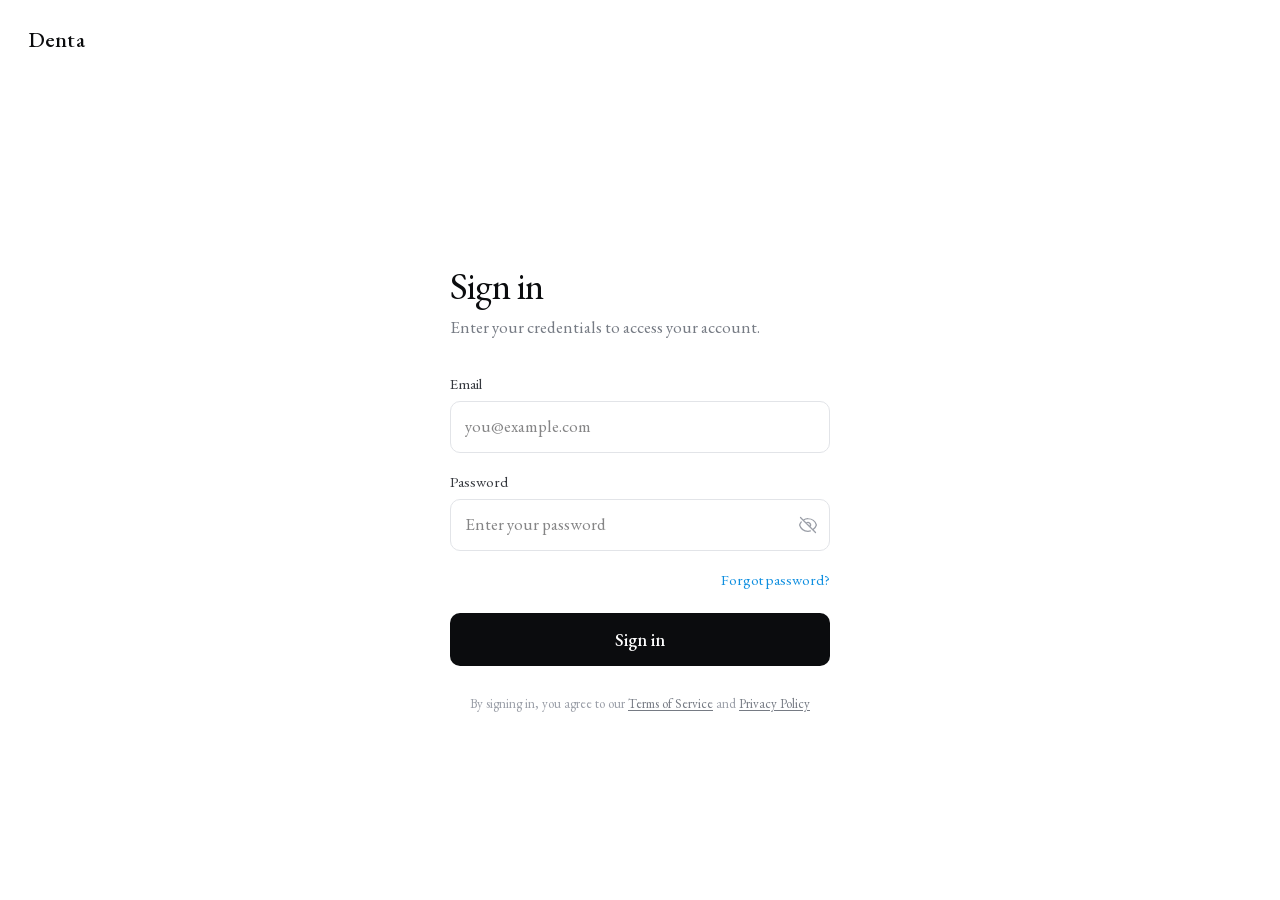
<file: login.html>
<!DOCTYPE html><html lang="en"><head><meta charset="utf-8"><meta name="viewport" content="width=device-width, initial-scale=1"><link rel="preload" href="assets/4ee71d90e0f663bd-s.p.33jraz4m6n5g3_dpldpl7XCx.woff2" as="font" crossorigin="" type="font/woff2"><link rel="preload" href="assets/99e609270109b47d-s.p.40sczeszzbjw1_dpldpl7XCx.woff2" as="font" crossorigin="" type="font/woff2"><link rel="preload" href="assets/c47649aa31f9e140-s.p.3lxpqujs87tck_dpldpl7XCx.woff2" as="font" crossorigin="" type="font/woff2"><link rel="preload" href="assets/e4505858a30c79c2-s.p.0tlhhw_qyyfys_dpldpl7XCx.woff2" as="font" crossorigin="" type="font/woff2"><link rel="preload" href="assets/effe91970fc4db64-s.p.0oace-s_gkfks_dpldpl7XCx.woff2" as="font" crossorigin="" type="font/woff2"><link rel="preload" href="assets/f36318c221c6c961-s.p.0u-o0s5dp82ve_dpldpl7XCx.woff2" as="font" crossorigin="" type="font/woff2"><link rel="preload" href="assets/fba5a26ea33df6a3-s.p.18rizl4rsrl42_dpldpl7XCx.woff2" as="font" crossorigin="" type="font/woff2"><link rel="stylesheet" href="assets/3vatel4nnia17_dpldpl7XCx.css" data-precedence="next"><link rel="stylesheet" href="assets/38jdkrnor5uhm_dpldpl7XCx.css" data-precedence="next"><link rel="preload" as="script" fetchpriority="low" href="assets/35_s3-7hke9v0_dpldpl7XCx.js"><script src="assets/0avlm5dt36jfl_dpldpl7XCx.js" async=""></script><script src="assets/0uahjjp_y9-2d_dpldpl7XCx.js" async=""></script><script src="assets/21dvcbew0et90_dpldpl7XCx.js" async=""></script><script src="assets/24a2rqj9u98e2_dpldpl7XCx.js" async=""></script><script src="assets/0xhkm04rh8t9m_dpldpl7XCx.js" async=""></script><script src="assets/turbopack-1rwpoyd0acp39_dpldpl7XCx.js" async=""></script><script src="assets/3576ryhq7hadl_dpldpl7XCx.js" async=""></script><script src="assets/36-b6bul2dirq_dpldpl7XCx.js" async=""></script><script src="assets/3gy5fkhfecmb9_dpldpl7XCx.js" async=""></script><script src="assets/222_rv5rc8k6u_dpldpl7XCx.js" async=""></script><script src="assets/2ypoysfj-pzdh_dpldpl7XCx.js" async=""></script><script src="assets/0a0di2it2-wgd_dpldpl7XCx.js" async=""></script><script src="assets/4339bhrhubuh3_dpldpl7XCx.js" async=""></script><meta name="next-size-adjust" content=""><title>Denta — Dental Analytics &amp; AI for Your Practice</title><meta name="description" content="The analytics platform that turns your practice data into clarity. Track production, collections, provider KPIs, and P&amp;L across every location — automatically."><meta name="keywords" content="dental analytics,dental practice analytics,dental KPI tracking,dental benchmarking,dental AI,DSO analytics,dental production tracking,dental collections analytics,dental practice management,dental data platform"><meta name="robots" content="index, follow"><meta property="og:title" content="Denta — Dental Analytics &amp; AI for Your Practice"><meta property="og:description" content="Turn your practice data into clarity. Track production, collections, provider KPIs, and P&amp;L across every location."><meta property="og:url" content="https://trydenta.co"><meta property="og:site_name" content="Denta"><meta property="og:image" content="https://www.trydenta.co/opengraph-image?5c11db0cf49fe960"><meta property="og:image:type" content="image/png"><meta property="og:image:width" content="1200"><meta property="og:image:height" content="630"><meta property="og:image:alt" content="Denta: The dental practice that runs itself"><meta property="og:type" content="website"><meta name="twitter:card" content="summary_large_image"><meta name="twitter:title" content="Denta — Dental Analytics &amp; AI for Your Practice"><meta name="twitter:description" content="Turn your practice data into clarity. Track production, collections, provider KPIs, and P&amp;L across every location."><meta name="twitter:image" content="https://www.trydenta.co/opengraph-image?5c11db0cf49fe960"><meta name="twitter:image:alt" content="Denta: The dental practice that runs itself"><meta name="twitter:image:type" content="image/png"><meta name="twitter:image:width" content="1200"><meta name="twitter:image:height" content="630"><link rel="icon" href="assets/icon_icon03kxlr.svg" sizes="any" type="image/svg+xml"><meta name="sentry-trace" content="c430e11c1dc885dc7c18eb4ba070b383-ad3fc49a5395e700-1"><meta name="baggage" content="sentry-environment=production,sentry-release=6313395384a1bf2260d540c55b9eb299375fd762,sentry-public_key=9f2a958cee1a43435d101fb4e38621c1,sentry-trace_id=c430e11c1dc885dc7c18eb4ba070b383,sentry-org_id=4510902486958080,sentry-transaction=GET%20%2Flogin,sentry-sampled=true,sentry-sample_rand=0.34057397175625503,sentry-sample_rate=1"><script src="assets/0cz1d0mv5g_q7_dpldpl7XCx.js" nomodule=""></script><script src="assets/script.js" data-sdkn="@vercel/analytics/next" data-sdkv="2.0.1" data-disable-auto-track="1" data-view-endpoint="/71e8fcf49ccd6d9e/view" data-event-endpoint="/71e8fcf49ccd6d9e/event" data-session-endpoint="/71e8fcf49ccd6d9e/session" defer=""></script><script src="assets/0g-twb30zlv8f_dpldpl7XCx.js"></script><script src="assets/05ru971q-r9yq_dpldpl7XCx.js"></script></head><body class="plus_jakarta_sans_f7453609-module__Jmuy9q__variable jetbrains_mono_5061e47c-module__PgjNRa__variable hanken_grotesk_6256d4d9-module__H8NnCa__variable eb_garamond_887c64e7-module__BAH9mq__variable ibm_plex_mono_cefa2ee7-module__SCfLgq__variable antialiased"><div hidden=""><!--$--><!--/$--></div><main class="eb_garamond_6cd764b0-module__sZXMJG__variable" style="font-family: var(--font-eb-garamond), &quot;EB Garamond&quot;, Georgia, serif; min-height: 100dvh; background: rgb(255, 255, 255); color: rgb(11, 12, 14); display: flex; flex-direction: column;"><div style="padding: clamp(18px, 1.8vw, 26px) clamp(22px, 2.2vw, 32px);"><a href="index.html" style="font-family: var(--font-eb-garamond), &quot;EB Garamond&quot;, Georgia, serif; font-size: 22px; font-weight: 500; letter-spacing: 0.005em; color: rgb(11, 12, 14); text-decoration: none;">Denta</a></div><div style="flex: 1 1 0%; display: flex; align-items: center; justify-content: center; padding: 24px;"><div style="width: 100%; max-width: 380px;"><div style="margin-bottom: 32px;"><h1 style="font-family: var(--font-eb-garamond), &quot;EB Garamond&quot;, Georgia, serif; font-size: 38px; font-weight: 400; letter-spacing: -0.02em; line-height: 1.1; color: rgb(11, 12, 14);">Sign in</h1><p style="font-family: var(--font-eb-garamond), &quot;EB Garamond&quot;, Georgia, serif; font-size: 17px; font-weight: 400; color: rgb(118, 123, 132); margin-top: 8px;">Enter your credentials to access your account.</p></div><form style="display: flex; flex-direction: column; gap: 18px;"><div><label for="email" style="display: block; font-family: var(--font-eb-garamond), &quot;EB Garamond&quot;, Georgia, serif; font-size: 15px; color: rgb(52, 55, 61); margin-bottom: 6px;">Email</label><input id="email" required="" placeholder="you@example.com" type="email" name="email" style="width: 100%; border-radius: 10px; border: 1px solid rgb(226, 228, 232); background: rgb(255, 255, 255); padding: 12px 14px; font-family: var(--font-eb-garamond), &quot;EB Garamond&quot;, Georgia, serif; font-size: 17px; color: rgb(11, 12, 14); outline: none;"></div><div><label for="password" style="display: block; font-family: var(--font-eb-garamond), &quot;EB Garamond&quot;, Georgia, serif; font-size: 15px; color: rgb(52, 55, 61); margin-bottom: 6px;">Password</label><div style="position: relative;"><input id="password" required="" placeholder="Enter your password" type="password" name="password" style="width: 100%; border-radius: 10px; border: 1px solid rgb(226, 228, 232); background: rgb(255, 255, 255); padding: 12px 44px 12px 14px; font-family: var(--font-eb-garamond), &quot;EB Garamond&quot;, Georgia, serif; font-size: 17px; color: rgb(11, 12, 14); outline: none;"><button type="button" tabindex="-1" aria-label="Show password" style="position: absolute; right: 12px; top: 50%; transform: translateY(-50%); background: none; border: 0px; cursor: pointer; color: rgb(154, 158, 167); padding: 0px;"><svg xmlns="http://www.w3.org/2000/svg" fill="none" viewBox="0 0 24 24" stroke-width="1.5" stroke="currentColor" class="w-5 h-5"><path stroke-linecap="round" stroke-linejoin="round" d="M3.98 8.223A10.477 10.477 0 0 0 1.934 12C3.226 16.338 7.244 19.5 12 19.5c.993 0 1.953-.138 2.863-.395M6.228 6.228A10.451 10.451 0 0 1 12 4.5c4.756 0 8.773 3.162 10.065 7.498a10.522 10.522 0 0 1-4.293 5.774M6.228 6.228 3 3m3.228 3.228 3.65 3.65m7.894 7.894L21 21m-3.228-3.228-3.65-3.65m0 0a3 3 0 1 0-4.243-4.243m4.242 4.242L9.88 9.88"></path></svg></button></div></div><div style="display: flex; justify-content: flex-end;"><a href="reset.html" style="font-family: var(--font-eb-garamond), &quot;EB Garamond&quot;, Georgia, serif; font-size: 15px; color: rgb(15, 143, 224); text-decoration: none;">Forgot password?</a></div><button formaction="javascript:throw new Error('A React form was unexpectedly submitted. If you called form.submit() manually, consider using form.requestSubmit() instead. If you\'re trying to use event.stopPropagation() in a submit event handler, consider also calling event.preventDefault().')" style="width: 100%; background: rgb(11, 12, 14); color: rgb(255, 255, 255); font-family: var(--font-eb-garamond), &quot;EB Garamond&quot;, Georgia, serif; font-size: 18px; font-weight: 500; padding: 13px; border-radius: 10px; border: 0px; cursor: pointer; margin-top: 4px; transition: background 0.15s;">Sign in</button></form><p style="font-family: var(--font-eb-garamond), &quot;EB Garamond&quot;, Georgia, serif; font-size: 13px; text-align: center; margin-top: 28px; color: rgb(154, 158, 167);">By signing in, you agree to our <a href="legal/terms.html" style="color: rgb(118, 123, 132); text-decoration: underline; text-underline-offset: 2px;">Terms of Service</a> and <a href="legal/privacy.html" style="color: rgb(118, 123, 132); text-decoration: underline; text-underline-offset: 2px;">Privacy Policy</a></p></div></div></main><!--$--><!--/$--><script type="text/javascript" crossorigin="anonymous" src="https://us-assets.i.posthog.com/static/surveys.js?v=1.396.6"></script><script type="text/javascript" crossorigin="anonymous" src="https://us-assets.i.posthog.com/array/phc_o4NJNjfPgX9KcsQNbihQ3Mqxy8zvRo4t6fkjMmDrLSUo/config.js"></script><script type="text/javascript" crossorigin="anonymous" src="https://us-assets.i.posthog.com/static/dead-clicks-autocapture.js?v=1.396.6"></script><script type="text/javascript" crossorigin="anonymous" src="https://us-assets.i.posthog.com/static/web-vitals.js?v=1.396.6"></script><script src="assets/35_s3-7hke9v0_dpldpl7XCx.js" id="_R_" async=""></script><script>(self.__next_f=self.__next_f||[]).push([0])</script><script>self.__next_f.push([1,"1:\"$Sreact.fragment\"\n2:I[900639,[\"/_next/static/chunks/3576ryhq7hadl.js?dpl=dpl_7XCxFSYbjFN6HqWGfjbtyZgSN7Dq\",\"/_next/static/chunks/36-b6bul2dirq.js?dpl=dpl_7XCxFSYbjFN6HqWGfjbtyZgSN7Dq\"],\"default\"]\n3:I[700563,[\"/_next/static/chunks/3576ryhq7hadl.js?dpl=dpl_7XCxFSYbjFN6HqWGfjbtyZgSN7Dq\",\"/_next/static/chunks/36-b6bul2dirq.js?dpl=dpl_7XCxFSYbjFN6HqWGfjbtyZgSN7Dq\"],\"PostHogProvider\"]\n4:I[234320,[\"/_next/static/chunks/3gy5fkhfecmb9.js?dpl=dpl_7XCxFSYbjFN6HqWGfjbtyZgSN7Dq\",\"/_next/static/chunks/222_rv5rc8k6u.js?dpl=dpl_7XCxFSYbjFN6HqWGfjbtyZgSN7Dq\"],\"default\"]\n5:I[222975,[\"/_next/static/chunks/3gy5fkhfecmb9.js?dpl=dpl_7XCxFSYbjFN6HqWGfjbtyZgSN7Dq\",\"/_next/static/chunks/222_rv5rc8k6u.js?dpl=dpl_7XCxFSYbjFN6HqWGfjbtyZgSN7Dq\"],\"default\"]\n6:I[807369,[\"/_next/static/chunks/3576ryhq7hadl.js?dpl=dpl_7XCxFSYbjFN6HqWGfjbtyZgSN7Dq\",\"/_next/static/chunks/36-b6bul2dirq.js?dpl=dpl_7XCxFSYbjFN6HqWGfjbtyZgSN7Dq\"],\"Analytics\"]\n7:I[166907,[\"/_next/static/chunks/3gy5fkhfecmb9.js?dpl=dpl_7XCxFSYbjFN6HqWGfjbtyZgSN7Dq\",\"/_next/static/chunks/222_rv5rc8k6u.js?dpl=dpl_7XCxFSYbjFN6HqWGfjbtyZgSN7Dq\"],\"ClientPageRoot\"]\n8:I[386417,[\"/_next/static/chunks/3576ryhq7hadl.js?dpl=dpl_7XCxFSYbjFN6HqWGfjbtyZgSN7Dq\",\"/_next/static/chunks/36-b6bul2dirq.js?dpl=dpl_7XCxFSYbjFN6HqWGfjbtyZgSN7Dq\",\"/_next/static/chunks/2ypoysfj-pzdh.js?dpl=dpl_7XCxFSYbjFN6HqWGfjbtyZgSN7Dq\"],\"default\"]\nb:I[348136,[\"/_next/static/chunks/3gy5fkhfecmb9.js?dpl=dpl_7XCxFSYbjFN6HqWGfjbtyZgSN7Dq\",\"/_next/static/chunks/222_rv5rc8k6u.js?dpl=dpl_7XCxFSYbjFN6HqWGfjbtyZgSN7Dq\"],\"OutletBoundary\"]\nc:\"$Sreact.suspense\"\nf:I[348136,[\"/_next/static/chunks/3gy5fkhfecmb9.js?dpl=dpl_7XCxFSYbjFN6HqWGfjbtyZgSN7Dq\",\"/_next/static/chunks/222_rv5rc8k6u.js?dpl=dpl_7XCxFSYbjFN6HqWGfjbtyZgSN7Dq\"],\"ViewportBoundary\"]\n11:I[348136,[\"/_next/static/chunks/3gy5fkhfecmb9.js?dpl=dpl_7XCxFSYbjFN6HqWGfjbtyZgSN7Dq\",\"/_next/static/chunks/222_rv5rc8k6u.js?dpl=dpl_7XCxFSYbjFN6HqWGfjbtyZgSN7Dq\"],\"MetadataBoundary\"]\n13:I[566083,[\"/_next/static/chunks/3576ryhq7hadl.js?dpl=dpl_7XCxFSYbjFN6HqWGfjbtyZgSN7Dq\",\"/_next/static/chunks/36-b6bul2dirq.js?dpl=dpl_7XCxFSYbjFN6HqWGfjbtyZgSN7Dq\",\"/_next/static/chunks/0a0di2it2-wgd.js?dpl=dpl_7XCxFSYbjFN6HqWGfjbtyZgSN7Dq\",\"/_next/static/chunks/4339bhrhubuh3.js?dpl=dpl_7XCxFSYbjFN6HqWGfjbtyZgSN7Dq\"],\"default\"]\n:HL[\"/_next/static/chunks/3vatel4nnia17.css?dpl=dpl_7XCxFSYbjFN6HqWGfjbtyZgSN7Dq\",\"style\"]\n:HL[\"/_next/static/media/4ee71d90e0f663bd-s.p.33jraz4m6n5g3.woff2?dpl=dpl_7XCxFSYbjFN6HqWGfjbtyZgSN7Dq\",\"font\",{\"crossOrigin\":\"\",\"type\":\"font/woff2\"}]\n:HL[\"/_next/static/media/99e609270109b47d-s.p.40sczeszzbjw1.woff2?dpl=dpl_7XCxFSYbjFN6HqWGfjbtyZgSN7Dq\",\"font\",{\"crossOrigin\":\"\",\"type\":\"font/woff2\"}]\n:HL[\"/_next/static/media/c47649aa31f9e140-s.p.3lxpqujs87tck.woff2?dpl=dpl_7XCxFSYbjFN6HqWGfjbtyZgSN7Dq\",\"font\",{\"crossOrigin\":\"\",\"type\":\"font/woff2\"}]\n:HL[\"/_next/static/media/e4505858a30c79c2-s.p.0tlhhw_qyyfys.woff2?dpl=dpl_7XCxFSYbjFN6HqWGfjbtyZgSN7Dq\",\"font\",{\"crossOrigin\":\"\",\"type\":\"font/woff2\"}]\n:HL[\"/_next/static/media/effe91970fc4db64-s.p.0oace-s_gkfks.woff2?dpl=dpl_7XCxFSYbjFN6HqWGfjbtyZgSN7Dq\",\"font\",{\"crossOrigin\":\"\",\"type\":\"font/woff2\"}]\n:HL[\"/_next/static/media/f36318c221c6c961-s.p.0u-o0s5dp82ve.woff2?dpl=dpl_7XCxFSYbjFN6HqWGfjbtyZgSN7Dq\",\"font\",{\"crossOrigin\":\"\",\"type\":\"font/woff2\"}]\n:HL[\"/_next/static/media/fba5a26ea33df6a3-s.p.18rizl4rsrl42.woff2?dpl=dpl_7XCxFSYbjFN6HqWGfjbtyZgSN7Dq\",\"font\",{\"crossOrigin\":\"\",\"type\":\"font/woff2\"}]\n:HL[\"/_next/static/chunks/38jdkrnor5uhm.css?dpl=dpl_7XCxFSYbjFN6HqWGfjbtyZgSN7Dq\",\"style\"]\n"])</script><script>self.__next_f.push([1,"0:{\"P\":null,\"c\":[\"\",\"login\"],\"q\":\"\",\"i\":false,\"f\":[[[\"\",{\"children\":[\"login\",{\"children\":[\"__PAGE__\",{}]}]},\"$undefined\",\"$undefined\",16],[[\"$\",\"$1\",\"c\",{\"children\":[[[\"$\",\"link\",\"0\",{\"rel\":\"stylesheet\",\"href\":\"/_next/static/chunks/3vatel4nnia17.css?dpl=dpl_7XCxFSYbjFN6HqWGfjbtyZgSN7Dq\",\"precedence\":\"next\",\"crossOrigin\":\"$undefined\",\"nonce\":\"$undefined\"}],[\"$\",\"script\",\"script-0\",{\"src\":\"/_next/static/chunks/3576ryhq7hadl.js?dpl=dpl_7XCxFSYbjFN6HqWGfjbtyZgSN7Dq\",\"async\":true,\"nonce\":\"$undefined\"}],[\"$\",\"script\",\"script-1\",{\"src\":\"/_next/static/chunks/36-b6bul2dirq.js?dpl=dpl_7XCxFSYbjFN6HqWGfjbtyZgSN7Dq\",\"async\":true,\"nonce\":\"$undefined\"}]],[\"$\",\"html\",null,{\"lang\":\"en\",\"children\":[[\"$\",\"head\",null,{}],[\"$\",\"body\",null,{\"className\":\"plus_jakarta_sans_f7453609-module__Jmuy9q__variable jetbrains_mono_5061e47c-module__PgjNRa__variable hanken_grotesk_6256d4d9-module__H8NnCa__variable eb_garamond_887c64e7-module__BAH9mq__variable ibm_plex_mono_cefa2ee7-module__SCfLgq__variable antialiased\",\"children\":[[\"$\",\"$L2\",null,{}],[\"$\",\"$L3\",null,{\"children\":[\"$\",\"$L4\",null,{\"parallelRouterKey\":\"children\",\"error\":\"$undefined\",\"errorStyles\":\"$undefined\",\"errorScripts\":\"$undefined\",\"template\":[\"$\",\"$L5\",null,{}],\"templateStyles\":\"$undefined\",\"templateScripts\":\"$undefined\",\"notFound\":[[[\"$\",\"title\",null,{\"children\":\"404: This page could not be found.\"}],[\"$\",\"div\",null,{\"style\":{\"fontFamily\":\"system-ui,\\\"Segoe UI\\\",Roboto,Helvetica,Arial,sans-serif,\\\"Apple Color Emoji\\\",\\\"Segoe UI Emoji\\\"\",\"height\":\"100vh\",\"textAlign\":\"center\",\"display\":\"flex\",\"flexDirection\":\"column\",\"alignItems\":\"center\",\"justifyContent\":\"center\"},\"children\":[\"$\",\"div\",null,{\"children\":[[\"$\",\"style\",null,{\"dangerouslySetInnerHTML\":{\"__html\":\"body{color:#000;background:#fff;margin:0}.next-error-h1{border-right:1px solid rgba(0,0,0,.3)}@media (prefers-color-scheme:dark){body{color:#fff;background:#000}.next-error-h1{border-right:1px solid rgba(255,255,255,.3)}}\"}}],[\"$\",\"h1\",null,{\"className\":\"next-error-h1\",\"style\":{\"display\":\"inline-block\",\"margin\":\"0 20px 0 0\",\"padding\":\"0 23px 0 0\",\"fontSize\":24,\"fontWeight\":500,\"verticalAlign\":\"top\",\"lineHeight\":\"49px\"},\"children\":404}],[\"$\",\"div\",null,{\"style\":{\"display\":\"inline-block\"},\"children\":[\"$\",\"h2\",null,{\"style\":{\"fontSize\":14,\"fontWeight\":400,\"lineHeight\":\"49px\",\"margin\":0},\"children\":\"This page could not be found.\"}]}]]}]}]],[]],\"forbidden\":\"$undefined\",\"unauthorized\":\"$undefined\"}]}],[\"$\",\"$L6\",null,{}]]}]]}]]}],{\"children\":[[\"$\",\"$1\",\"c\",{\"children\":[null,[\"$\",\"$L4\",null,{\"parallelRouterKey\":\"children\",\"error\":\"$undefined\",\"errorStyles\":\"$undefined\",\"errorScripts\":\"$undefined\",\"template\":[\"$\",\"$L5\",null,{}],\"templateStyles\":\"$undefined\",\"templateScripts\":\"$undefined\",\"notFound\":\"$undefined\",\"forbidden\":\"$undefined\",\"unauthorized\":\"$undefined\"}]]}],{\"children\":[[\"$\",\"$1\",\"c\",{\"children\":[[\"$\",\"$L7\",null,{\"Component\":\"$8\",\"serverProvidedParams\":{\"searchParams\":{},\"params\":{},\"promises\":[\"$@9\",\"$@a\"]}}],[[\"$\",\"link\",\"0\",{\"rel\":\"stylesheet\",\"href\":\"/_next/static/chunks/38jdkrnor5uhm.css?dpl=dpl_7XCxFSYbjFN6HqWGfjbtyZgSN7Dq\",\"precedence\":\"next\",\"crossOrigin\":\"$undefined\",\"nonce\":\"$undefined\"}],[\"$\",\"script\",\"script-0\",{\"src\":\"/_next/static/chunks/2ypoysfj-pzdh.js?dpl=dpl_7XCxFSYbjFN6HqWGfjbtyZgSN7Dq\",\"async\":true,\"nonce\":\"$undefined\"}]],[\"$\",\"$Lb\",null,{\"children\":[\"$\",\"$c\",null,{\"name\":\"Next.MetadataOutlet\",\"children\":\"$@d\"}]}]]}],{},null,false,null]},null,false,\"$@e\"]},null,false,null],[\"$\",\"$1\",\"h\",{\"children\":[null,[\"$\",\"$Lf\",null,{\"children\":\"$L10\"}],[\"$\",\"div\",null,{\"hidden\":true,\"children\":[\"$\",\"$L11\",null,{\"children\":[\"$\",\"$c\",null,{\"name\":\"Next.Metadata\",\"children\":\"$L12\"}]}]}],[\"$\",\"meta\",null,{\"name\":\"next-size-adjust\",\"content\":\"\"}]]}],false]],\"m\":\"$undefined\",\"G\":[\"$13\",[[\"$\",\"link\",\"0\",{\"rel\":\"stylesheet\",\"href\":\"/_next/static/chunks/3vatel4nnia17.css?dpl=dpl_7XCxFSYbjFN6HqWGfjbtyZgSN7Dq\",\"precedence\":\"next\",\"crossOrigin\":\"$undefined\",\"nonce\":\"$undefined\"}]]],\"S\":true,\"h\":null,\"s\":\"$undefined\",\"l\":\"$undefined\",\"p\":\"$undefined\",\"d\":\"$undefined\"}\n"])</script><script>self.__next_f.push([1,"14:[]\ne:\"$W14\"\n9:{}\na:\"$0:f:0:1:1:children:1:children:0:props:children:0:props:serverProvidedParams:params\"\n"])</script><script>self.__next_f.push([1,"10:[[\"$\",\"meta\",\"0\",{\"charSet\":\"utf-8\"}],[\"$\",\"meta\",\"1\",{\"name\":\"viewport\",\"content\":\"width=device-width, initial-scale=1\"}]]\n"])</script><script>self.__next_f.push([1,"15:I[933979,[\"/_next/static/chunks/3gy5fkhfecmb9.js?dpl=dpl_7XCxFSYbjFN6HqWGfjbtyZgSN7Dq\",\"/_next/static/chunks/222_rv5rc8k6u.js?dpl=dpl_7XCxFSYbjFN6HqWGfjbtyZgSN7Dq\"],\"IconMark\"]\nd:null\n"])</script><script>self.__next_f.push([1,"12:[[\"$\",\"title\",\"0\",{\"children\":\"Denta — Dental Analytics \u0026 AI for Your Practice\"}],[\"$\",\"meta\",\"1\",{\"name\":\"description\",\"content\":\"The analytics platform that turns your practice data into clarity. Track production, collections, provider KPIs, and P\u0026L across every location — automatically.\"}],[\"$\",\"meta\",\"2\",{\"name\":\"keywords\",\"content\":\"dental analytics,dental practice analytics,dental KPI tracking,dental benchmarking,dental AI,DSO analytics,dental production tracking,dental collections analytics,dental practice management,dental data platform\"}],[\"$\",\"meta\",\"3\",{\"name\":\"robots\",\"content\":\"index, follow\"}],[\"$\",\"meta\",\"4\",{\"property\":\"og:title\",\"content\":\"Denta — Dental Analytics \u0026 AI for Your Practice\"}],[\"$\",\"meta\",\"5\",{\"property\":\"og:description\",\"content\":\"Turn your practice data into clarity. Track production, collections, provider KPIs, and P\u0026L across every location.\"}],[\"$\",\"meta\",\"6\",{\"property\":\"og:url\",\"content\":\"https://trydenta.co\"}],[\"$\",\"meta\",\"7\",{\"property\":\"og:site_name\",\"content\":\"Denta\"}],[\"$\",\"meta\",\"8\",{\"property\":\"og:image\",\"content\":\"https://www.trydenta.co/opengraph-image?5c11db0cf49fe960\"}],[\"$\",\"meta\",\"9\",{\"property\":\"og:image:type\",\"content\":\"image/png\"}],[\"$\",\"meta\",\"10\",{\"property\":\"og:image:width\",\"content\":\"1200\"}],[\"$\",\"meta\",\"11\",{\"property\":\"og:image:height\",\"content\":\"630\"}],[\"$\",\"meta\",\"12\",{\"property\":\"og:image:alt\",\"content\":\"Denta: The dental practice that runs itself\"}],[\"$\",\"meta\",\"13\",{\"property\":\"og:type\",\"content\":\"website\"}],[\"$\",\"meta\",\"14\",{\"name\":\"twitter:card\",\"content\":\"summary_large_image\"}],[\"$\",\"meta\",\"15\",{\"name\":\"twitter:title\",\"content\":\"Denta — Dental Analytics \u0026 AI for Your Practice\"}],[\"$\",\"meta\",\"16\",{\"name\":\"twitter:description\",\"content\":\"Turn your practice data into clarity. Track production, collections, provider KPIs, and P\u0026L across every location.\"}],[\"$\",\"meta\",\"17\",{\"name\":\"twitter:image\",\"content\":\"https://www.trydenta.co/opengraph-image?5c11db0cf49fe960\"}],[\"$\",\"meta\",\"18\",{\"name\":\"twitter:image:alt\",\"content\":\"Denta: The dental practice that runs itself\"}],[\"$\",\"meta\",\"19\",{\"name\":\"twitter:image:type\",\"content\":\"image/png\"}],[\"$\",\"meta\",\"20\",{\"name\":\"twitter:image:width\",\"content\":\"1200\"}],[\"$\",\"meta\",\"21\",{\"name\":\"twitter:image:height\",\"content\":\"630\"}],[\"$\",\"link\",\"22\",{\"rel\":\"icon\",\"href\":\"/icon.svg?icon.03kxlr2h6xfx_.svg\",\"sizes\":\"any\",\"type\":\"image/svg+xml\"}],[\"$\",\"$L15\",\"23\",{}]]\n"])</script><next-route-announcer style="position: absolute;"></next-route-announcer></body></html>
</file>
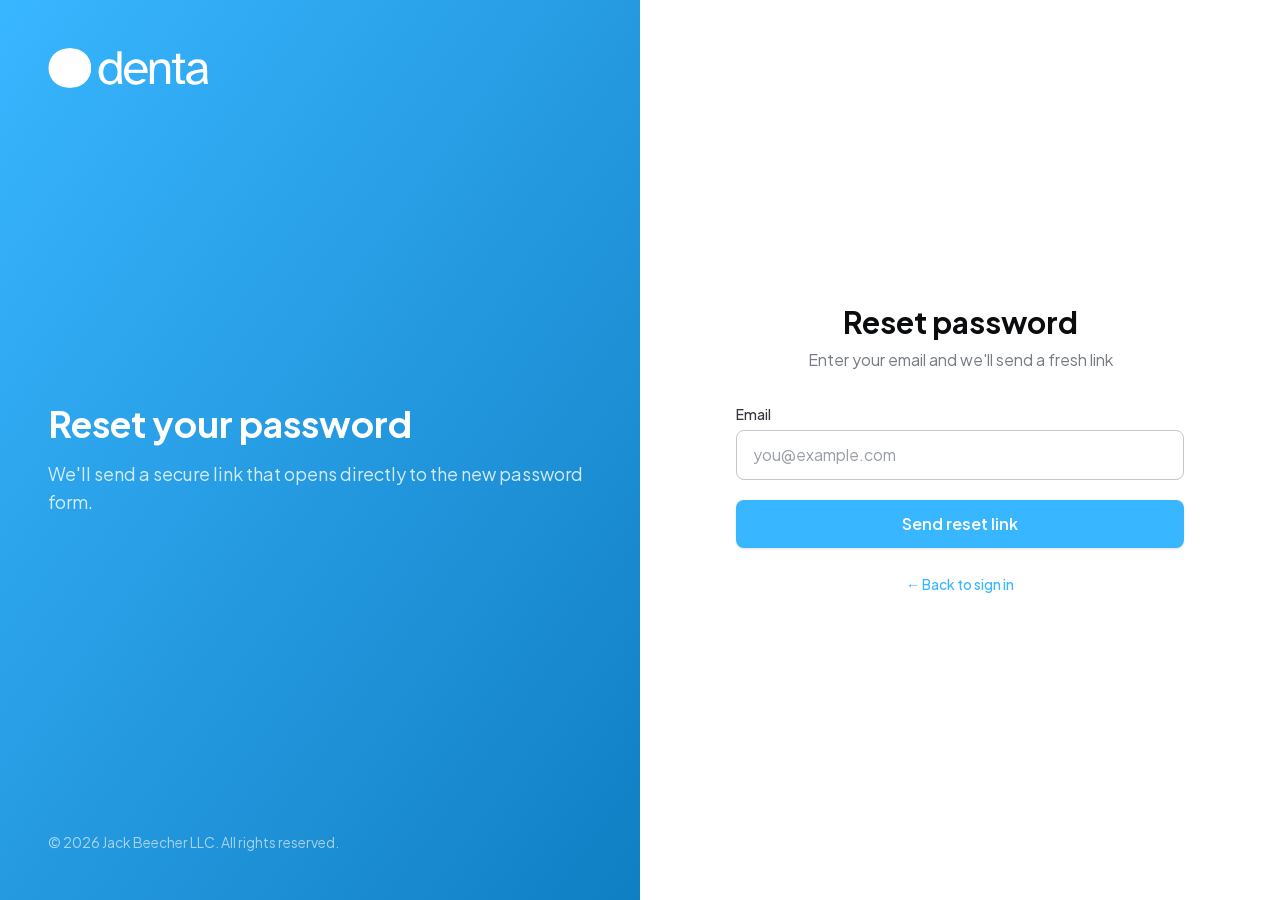
<file: reset.html>
<!DOCTYPE html><html lang="en"><head><meta charset="utf-8"><meta name="viewport" content="width=device-width, initial-scale=1"><link rel="preload" href="assets/4ee71d90e0f663bd-s.p.33jraz4m6n5g3_dpldpl7XCx.woff2" as="font" crossorigin="" type="font/woff2"><link rel="preload" href="assets/99e609270109b47d-s.p.40sczeszzbjw1_dpldpl7XCx.woff2" as="font" crossorigin="" type="font/woff2"><link rel="preload" href="assets/c47649aa31f9e140-s.p.3lxpqujs87tck_dpldpl7XCx.woff2" as="font" crossorigin="" type="font/woff2"><link rel="preload" href="assets/e4505858a30c79c2-s.p.0tlhhw_qyyfys_dpldpl7XCx.woff2" as="font" crossorigin="" type="font/woff2"><link rel="preload" href="assets/effe91970fc4db64-s.p.0oace-s_gkfks_dpldpl7XCx.woff2" as="font" crossorigin="" type="font/woff2"><link rel="preload" href="assets/f36318c221c6c961-s.p.0u-o0s5dp82ve_dpldpl7XCx.woff2" as="font" crossorigin="" type="font/woff2"><link rel="preload" href="assets/fba5a26ea33df6a3-s.p.18rizl4rsrl42_dpldpl7XCx.woff2" as="font" crossorigin="" type="font/woff2"><link rel="preload" as="image" href="assets/logo-horizontal-sm_dpldpl7XCx.svg"><link rel="stylesheet" href="assets/3vatel4nnia17_dpldpl7XCx.css" data-precedence="next"><link rel="preload" as="script" fetchpriority="low" href="assets/35_s3-7hke9v0_dpldpl7XCx.js"><script src="assets/0avlm5dt36jfl_dpldpl7XCx.js" async=""></script><script src="assets/0uahjjp_y9-2d_dpldpl7XCx.js" async=""></script><script src="assets/21dvcbew0et90_dpldpl7XCx.js" async=""></script><script src="assets/24a2rqj9u98e2_dpldpl7XCx.js" async=""></script><script src="assets/0xhkm04rh8t9m_dpldpl7XCx.js" async=""></script><script src="assets/turbopack-1rwpoyd0acp39_dpldpl7XCx.js" async=""></script><script src="assets/3576ryhq7hadl_dpldpl7XCx.js" async=""></script><script src="assets/36-b6bul2dirq_dpldpl7XCx.js" async=""></script><script src="assets/3gy5fkhfecmb9_dpldpl7XCx.js" async=""></script><script src="assets/222_rv5rc8k6u_dpldpl7XCx.js" async=""></script><script src="assets/05ru971q-r9yq_dpldpl7XCx.js" async=""></script><script src="assets/0a0di2it2-wgd_dpldpl7XCx.js" async=""></script><script src="assets/4339bhrhubuh3_dpldpl7XCx.js" async=""></script><meta name="next-size-adjust" content=""><title>Denta — Dental Analytics &amp; AI for Your Practice</title><meta name="description" content="The analytics platform that turns your practice data into clarity. Track production, collections, provider KPIs, and P&amp;L across every location — automatically."><meta name="keywords" content="dental analytics,dental practice analytics,dental KPI tracking,dental benchmarking,dental AI,DSO analytics,dental production tracking,dental collections analytics,dental practice management,dental data platform"><meta name="robots" content="index, follow"><meta property="og:title" content="Denta — Dental Analytics &amp; AI for Your Practice"><meta property="og:description" content="Turn your practice data into clarity. Track production, collections, provider KPIs, and P&amp;L across every location."><meta property="og:url" content="https://trydenta.co"><meta property="og:site_name" content="Denta"><meta property="og:image" content="https://www.trydenta.co/opengraph-image?5c11db0cf49fe960"><meta property="og:image:type" content="image/png"><meta property="og:image:width" content="1200"><meta property="og:image:height" content="630"><meta property="og:image:alt" content="Denta: The dental practice that runs itself"><meta property="og:type" content="website"><meta name="twitter:card" content="summary_large_image"><meta name="twitter:title" content="Denta — Dental Analytics &amp; AI for Your Practice"><meta name="twitter:description" content="Turn your practice data into clarity. Track production, collections, provider KPIs, and P&amp;L across every location."><meta name="twitter:image" content="https://www.trydenta.co/opengraph-image?5c11db0cf49fe960"><meta name="twitter:image:alt" content="Denta: The dental practice that runs itself"><meta name="twitter:image:type" content="image/png"><meta name="twitter:image:width" content="1200"><meta name="twitter:image:height" content="630"><link rel="icon" href="assets/icon_icon03kxlr.svg" sizes="any" type="image/svg+xml"><meta name="sentry-trace" content="6c59a3b787d5ea7b53c689701670dd84-ce207a19c2ff8d06-1"><meta name="baggage" content="sentry-environment=production,sentry-release=6313395384a1bf2260d540c55b9eb299375fd762,sentry-public_key=9f2a958cee1a43435d101fb4e38621c1,sentry-trace_id=6c59a3b787d5ea7b53c689701670dd84,sentry-org_id=4510902486958080,sentry-transaction=GET%20%2Freset,sentry-sampled=true,sentry-sample_rand=0.19788020435624354,sentry-sample_rate=1"><script src="assets/0cz1d0mv5g_q7_dpldpl7XCx.js" nomodule=""></script><script src="assets/script.js" data-sdkn="@vercel/analytics/next" data-sdkv="2.0.1" data-disable-auto-track="1" data-view-endpoint="/71e8fcf49ccd6d9e/view" data-event-endpoint="/71e8fcf49ccd6d9e/event" data-session-endpoint="/71e8fcf49ccd6d9e/session" defer=""></script><link rel="preload" href="assets/38jdkrnor5uhm_dpldpl7XCx.css" as="style"><script src="assets/2ypoysfj-pzdh_dpldpl7XCx.js"></script></head><body class="plus_jakarta_sans_f7453609-module__Jmuy9q__variable jetbrains_mono_5061e47c-module__PgjNRa__variable hanken_grotesk_6256d4d9-module__H8NnCa__variable eb_garamond_887c64e7-module__BAH9mq__variable ibm_plex_mono_cefa2ee7-module__SCfLgq__variable antialiased"><div hidden=""><!--$--><!--/$--></div><main class="min-h-screen bg-white flex"><div class="hidden lg:flex lg:w-1/2 bg-gradient-to-br from-[#38b6ff] to-[#0f7fc4] p-12 flex-col justify-between"><div><a class="flex items-center" href="index.html"><img alt="Denta" width="192" height="48" decoding="async" data-nimg="1" class="h-10 w-auto brightness-0 invert" src="assets/logo-horizontal-sm_dpldpl7XCx.svg" style="color: transparent;"></a></div><div><h2 class="text-4xl font-bold text-white mb-4">Reset your password</h2><p class="text-white/80 text-lg">We'll send a secure link that opens directly to the new password form.</p></div><p class="text-white/60 text-sm">© 2026 Jack Beecher LLC. All rights reserved.</p></div><div class="flex-1 flex items-center justify-center p-8"><div class="w-full max-w-md"><div class="lg:hidden flex items-center justify-center mb-8"><a href="index.html"><img alt="Denta" width="160" height="40" decoding="async" data-nimg="1" class="h-8 w-auto" src="assets/logo-horizontal-sm_dpldpl7XCx.svg" style="color: transparent;"></a></div><div class="text-center mb-8"><h1 class="text-3xl font-bold text-gray-900">Reset password</h1><p class="text-gray-500 mt-2">Enter your email and we'll send a fresh link</p></div><form action="javascript:throw new Error('A React form was unexpectedly submitted. If you called form.submit() manually, consider using form.requestSubmit() instead. If you\'re trying to use event.stopPropagation() in a submit event handler, consider also calling event.preventDefault().')" class="flex flex-col gap-5"><div><label for="email" class="block text-sm font-medium text-gray-700 mb-1.5">Email</label><input id="email" required="" placeholder="you@example.com" class="w-full rounded-lg border border-gray-300 px-4 py-3 text-gray-900 placeholder-gray-400 focus:outline-none focus:ring-2 focus:ring-[#38b6ff] focus:border-transparent transition-colors" type="email" name="email"></div><button type="submit" class="w-full bg-[#38b6ff] hover:bg-[#0f7fc4] disabled:bg-[#38b6ff]/60 disabled:cursor-not-allowed text-white font-semibold py-3 rounded-lg shadow-sm transition-colors">Send reset link</button></form><div class="mt-6 text-center"><a class="text-sm text-[#38b6ff] hover:text-[#38b6ff] font-medium" href="login.html">← Back to sign in</a></div></div></div></main><!--$--><!--/$--><script type="text/javascript" crossorigin="anonymous" src="https://us-assets.i.posthog.com/static/surveys.js?v=1.396.6"></script><script type="text/javascript" crossorigin="anonymous" src="https://us-assets.i.posthog.com/array/phc_o4NJNjfPgX9KcsQNbihQ3Mqxy8zvRo4t6fkjMmDrLSUo/config.js"></script><script type="text/javascript" crossorigin="anonymous" src="https://us-assets.i.posthog.com/static/dead-clicks-autocapture.js?v=1.396.6"></script><script type="text/javascript" crossorigin="anonymous" src="https://us-assets.i.posthog.com/static/web-vitals.js?v=1.396.6"></script><script src="assets/35_s3-7hke9v0_dpldpl7XCx.js" id="_R_" async=""></script><script>(self.__next_f=self.__next_f||[]).push([0])</script><script>self.__next_f.push([1,"1:\"$Sreact.fragment\"\n2:I[900639,[\"/_next/static/chunks/3576ryhq7hadl.js?dpl=dpl_7XCxFSYbjFN6HqWGfjbtyZgSN7Dq\",\"/_next/static/chunks/36-b6bul2dirq.js?dpl=dpl_7XCxFSYbjFN6HqWGfjbtyZgSN7Dq\"],\"default\"]\n3:I[700563,[\"/_next/static/chunks/3576ryhq7hadl.js?dpl=dpl_7XCxFSYbjFN6HqWGfjbtyZgSN7Dq\",\"/_next/static/chunks/36-b6bul2dirq.js?dpl=dpl_7XCxFSYbjFN6HqWGfjbtyZgSN7Dq\"],\"PostHogProvider\"]\n4:I[234320,[\"/_next/static/chunks/3gy5fkhfecmb9.js?dpl=dpl_7XCxFSYbjFN6HqWGfjbtyZgSN7Dq\",\"/_next/static/chunks/222_rv5rc8k6u.js?dpl=dpl_7XCxFSYbjFN6HqWGfjbtyZgSN7Dq\"],\"default\"]\n5:I[222975,[\"/_next/static/chunks/3gy5fkhfecmb9.js?dpl=dpl_7XCxFSYbjFN6HqWGfjbtyZgSN7Dq\",\"/_next/static/chunks/222_rv5rc8k6u.js?dpl=dpl_7XCxFSYbjFN6HqWGfjbtyZgSN7Dq\"],\"default\"]\n6:I[807369,[\"/_next/static/chunks/3576ryhq7hadl.js?dpl=dpl_7XCxFSYbjFN6HqWGfjbtyZgSN7Dq\",\"/_next/static/chunks/36-b6bul2dirq.js?dpl=dpl_7XCxFSYbjFN6HqWGfjbtyZgSN7Dq\"],\"Analytics\"]\n7:I[166907,[\"/_next/static/chunks/3gy5fkhfecmb9.js?dpl=dpl_7XCxFSYbjFN6HqWGfjbtyZgSN7Dq\",\"/_next/static/chunks/222_rv5rc8k6u.js?dpl=dpl_7XCxFSYbjFN6HqWGfjbtyZgSN7Dq\"],\"ClientPageRoot\"]\n8:I[563436,[\"/_next/static/chunks/3576ryhq7hadl.js?dpl=dpl_7XCxFSYbjFN6HqWGfjbtyZgSN7Dq\",\"/_next/static/chunks/36-b6bul2dirq.js?dpl=dpl_7XCxFSYbjFN6HqWGfjbtyZgSN7Dq\",\"/_next/static/chunks/05ru971q-r9yq.js?dpl=dpl_7XCxFSYbjFN6HqWGfjbtyZgSN7Dq\"],\"default\"]\nb:I[348136,[\"/_next/static/chunks/3gy5fkhfecmb9.js?dpl=dpl_7XCxFSYbjFN6HqWGfjbtyZgSN7Dq\",\"/_next/static/chunks/222_rv5rc8k6u.js?dpl=dpl_7XCxFSYbjFN6HqWGfjbtyZgSN7Dq\"],\"OutletBoundary\"]\nc:\"$Sreact.suspense\"\nf:I[348136,[\"/_next/static/chunks/3gy5fkhfecmb9.js?dpl=dpl_7XCxFSYbjFN6HqWGfjbtyZgSN7Dq\",\"/_next/static/chunks/222_rv5rc8k6u.js?dpl=dpl_7XCxFSYbjFN6HqWGfjbtyZgSN7Dq\"],\"ViewportBoundary\"]\n11:I[348136,[\"/_next/static/chunks/3gy5fkhfecmb9.js?dpl=dpl_7XCxFSYbjFN6HqWGfjbtyZgSN7Dq\",\"/_next/static/chunks/222_rv5rc8k6u.js?dpl=dpl_7XCxFSYbjFN6HqWGfjbtyZgSN7Dq\"],\"MetadataBoundary\"]\n13:I[566083,[\"/_next/static/chunks/3576ryhq7hadl.js?dpl=dpl_7XCxFSYbjFN6HqWGfjbtyZgSN7Dq\",\"/_next/static/chunks/36-b6bul2dirq.js?dpl=dpl_7XCxFSYbjFN6HqWGfjbtyZgSN7Dq\",\"/_next/static/chunks/0a0di2it2-wgd.js?dpl=dpl_7XCxFSYbjFN6HqWGfjbtyZgSN7Dq\",\"/_next/static/chunks/4339bhrhubuh3.js?dpl=dpl_7XCxFSYbjFN6HqWGfjbtyZgSN7Dq\"],\"default\"]\n:HL[\"/_next/static/chunks/3vatel4nnia17.css?dpl=dpl_7XCxFSYbjFN6HqWGfjbtyZgSN7Dq\",\"style\"]\n:HL[\"/_next/static/media/4ee71d90e0f663bd-s.p.33jraz4m6n5g3.woff2?dpl=dpl_7XCxFSYbjFN6HqWGfjbtyZgSN7Dq\",\"font\",{\"crossOrigin\":\"\",\"type\":\"font/woff2\"}]\n:HL[\"/_next/static/media/99e609270109b47d-s.p.40sczeszzbjw1.woff2?dpl=dpl_7XCxFSYbjFN6HqWGfjbtyZgSN7Dq\",\"font\",{\"crossOrigin\":\"\",\"type\":\"font/woff2\"}]\n:HL[\"/_next/static/media/c47649aa31f9e140-s.p.3lxpqujs87tck.woff2?dpl=dpl_7XCxFSYbjFN6HqWGfjbtyZgSN7Dq\",\"font\",{\"crossOrigin\":\"\",\"type\":\"font/woff2\"}]\n:HL[\"/_next/static/media/e4505858a30c79c2-s.p.0tlhhw_qyyfys.woff2?dpl=dpl_7XCxFSYbjFN6HqWGfjbtyZgSN7Dq\",\"font\",{\"crossOrigin\":\"\",\"type\":\"font/woff2\"}]\n:HL[\"/_next/static/media/effe91970fc4db64-s.p.0oace-s_gkfks.woff2?dpl=dpl_7XCxFSYbjFN6HqWGfjbtyZgSN7Dq\",\"font\",{\"crossOrigin\":\"\",\"type\":\"font/woff2\"}]\n:HL[\"/_next/static/media/f36318c221c6c961-s.p.0u-o0s5dp82ve.woff2?dpl=dpl_7XCxFSYbjFN6HqWGfjbtyZgSN7Dq\",\"font\",{\"crossOrigin\":\"\",\"type\":\"font/woff2\"}]\n:HL[\"/_next/static/media/fba5a26ea33df6a3-s.p.18rizl4rsrl42.woff2?dpl=dpl_7XCxFSYbjFN6HqWGfjbtyZgSN7Dq\",\"font\",{\"crossOrigin\":\"\",\"type\":\"font/woff2\"}]\n"])</script><script>self.__next_f.push([1,"0:{\"P\":null,\"c\":[\"\",\"reset\"],\"q\":\"\",\"i\":false,\"f\":[[[\"\",{\"children\":[\"reset\",{\"children\":[\"__PAGE__\",{}]}]},\"$undefined\",\"$undefined\",16],[[\"$\",\"$1\",\"c\",{\"children\":[[[\"$\",\"link\",\"0\",{\"rel\":\"stylesheet\",\"href\":\"/_next/static/chunks/3vatel4nnia17.css?dpl=dpl_7XCxFSYbjFN6HqWGfjbtyZgSN7Dq\",\"precedence\":\"next\",\"crossOrigin\":\"$undefined\",\"nonce\":\"$undefined\"}],[\"$\",\"script\",\"script-0\",{\"src\":\"/_next/static/chunks/3576ryhq7hadl.js?dpl=dpl_7XCxFSYbjFN6HqWGfjbtyZgSN7Dq\",\"async\":true,\"nonce\":\"$undefined\"}],[\"$\",\"script\",\"script-1\",{\"src\":\"/_next/static/chunks/36-b6bul2dirq.js?dpl=dpl_7XCxFSYbjFN6HqWGfjbtyZgSN7Dq\",\"async\":true,\"nonce\":\"$undefined\"}]],[\"$\",\"html\",null,{\"lang\":\"en\",\"children\":[[\"$\",\"head\",null,{}],[\"$\",\"body\",null,{\"className\":\"plus_jakarta_sans_f7453609-module__Jmuy9q__variable jetbrains_mono_5061e47c-module__PgjNRa__variable hanken_grotesk_6256d4d9-module__H8NnCa__variable eb_garamond_887c64e7-module__BAH9mq__variable ibm_plex_mono_cefa2ee7-module__SCfLgq__variable antialiased\",\"children\":[[\"$\",\"$L2\",null,{}],[\"$\",\"$L3\",null,{\"children\":[\"$\",\"$L4\",null,{\"parallelRouterKey\":\"children\",\"error\":\"$undefined\",\"errorStyles\":\"$undefined\",\"errorScripts\":\"$undefined\",\"template\":[\"$\",\"$L5\",null,{}],\"templateStyles\":\"$undefined\",\"templateScripts\":\"$undefined\",\"notFound\":[[[\"$\",\"title\",null,{\"children\":\"404: This page could not be found.\"}],[\"$\",\"div\",null,{\"style\":{\"fontFamily\":\"system-ui,\\\"Segoe UI\\\",Roboto,Helvetica,Arial,sans-serif,\\\"Apple Color Emoji\\\",\\\"Segoe UI Emoji\\\"\",\"height\":\"100vh\",\"textAlign\":\"center\",\"display\":\"flex\",\"flexDirection\":\"column\",\"alignItems\":\"center\",\"justifyContent\":\"center\"},\"children\":[\"$\",\"div\",null,{\"children\":[[\"$\",\"style\",null,{\"dangerouslySetInnerHTML\":{\"__html\":\"body{color:#000;background:#fff;margin:0}.next-error-h1{border-right:1px solid rgba(0,0,0,.3)}@media (prefers-color-scheme:dark){body{color:#fff;background:#000}.next-error-h1{border-right:1px solid rgba(255,255,255,.3)}}\"}}],[\"$\",\"h1\",null,{\"className\":\"next-error-h1\",\"style\":{\"display\":\"inline-block\",\"margin\":\"0 20px 0 0\",\"padding\":\"0 23px 0 0\",\"fontSize\":24,\"fontWeight\":500,\"verticalAlign\":\"top\",\"lineHeight\":\"49px\"},\"children\":404}],[\"$\",\"div\",null,{\"style\":{\"display\":\"inline-block\"},\"children\":[\"$\",\"h2\",null,{\"style\":{\"fontSize\":14,\"fontWeight\":400,\"lineHeight\":\"49px\",\"margin\":0},\"children\":\"This page could not be found.\"}]}]]}]}]],[]],\"forbidden\":\"$undefined\",\"unauthorized\":\"$undefined\"}]}],[\"$\",\"$L6\",null,{}]]}]]}]]}],{\"children\":[[\"$\",\"$1\",\"c\",{\"children\":[null,[\"$\",\"$L4\",null,{\"parallelRouterKey\":\"children\",\"error\":\"$undefined\",\"errorStyles\":\"$undefined\",\"errorScripts\":\"$undefined\",\"template\":[\"$\",\"$L5\",null,{}],\"templateStyles\":\"$undefined\",\"templateScripts\":\"$undefined\",\"notFound\":\"$undefined\",\"forbidden\":\"$undefined\",\"unauthorized\":\"$undefined\"}]]}],{\"children\":[[\"$\",\"$1\",\"c\",{\"children\":[[\"$\",\"$L7\",null,{\"Component\":\"$8\",\"serverProvidedParams\":{\"searchParams\":{},\"params\":{},\"promises\":[\"$@9\",\"$@a\"]}}],[[\"$\",\"script\",\"script-0\",{\"src\":\"/_next/static/chunks/05ru971q-r9yq.js?dpl=dpl_7XCxFSYbjFN6HqWGfjbtyZgSN7Dq\",\"async\":true,\"nonce\":\"$undefined\"}]],[\"$\",\"$Lb\",null,{\"children\":[\"$\",\"$c\",null,{\"name\":\"Next.MetadataOutlet\",\"children\":\"$@d\"}]}]]}],{},null,false,null]},null,false,\"$@e\"]},null,false,null],[\"$\",\"$1\",\"h\",{\"children\":[null,[\"$\",\"$Lf\",null,{\"children\":\"$L10\"}],[\"$\",\"div\",null,{\"hidden\":true,\"children\":[\"$\",\"$L11\",null,{\"children\":[\"$\",\"$c\",null,{\"name\":\"Next.Metadata\",\"children\":\"$L12\"}]}]}],[\"$\",\"meta\",null,{\"name\":\"next-size-adjust\",\"content\":\"\"}]]}],false]],\"m\":\"$undefined\",\"G\":[\"$13\",[[\"$\",\"link\",\"0\",{\"rel\":\"stylesheet\",\"href\":\"/_next/static/chunks/3vatel4nnia17.css?dpl=dpl_7XCxFSYbjFN6HqWGfjbtyZgSN7Dq\",\"precedence\":\"next\",\"crossOrigin\":\"$undefined\",\"nonce\":\"$undefined\"}]]],\"S\":true,\"h\":null,\"s\":\"$undefined\",\"l\":\"$undefined\",\"p\":\"$undefined\",\"d\":\"$undefined\"}\n"])</script><script>self.__next_f.push([1,"14:[]\ne:\"$W14\"\n9:{}\na:\"$0:f:0:1:1:children:1:children:0:props:children:0:props:serverProvidedParams:params\"\n"])</script><script>self.__next_f.push([1,"10:[[\"$\",\"meta\",\"0\",{\"charSet\":\"utf-8\"}],[\"$\",\"meta\",\"1\",{\"name\":\"viewport\",\"content\":\"width=device-width, initial-scale=1\"}]]\n"])</script><script>self.__next_f.push([1,"15:I[933979,[\"/_next/static/chunks/3gy5fkhfecmb9.js?dpl=dpl_7XCxFSYbjFN6HqWGfjbtyZgSN7Dq\",\"/_next/static/chunks/222_rv5rc8k6u.js?dpl=dpl_7XCxFSYbjFN6HqWGfjbtyZgSN7Dq\"],\"IconMark\"]\nd:null\n"])</script><script>self.__next_f.push([1,"12:[[\"$\",\"title\",\"0\",{\"children\":\"Denta — Dental Analytics \u0026 AI for Your Practice\"}],[\"$\",\"meta\",\"1\",{\"name\":\"description\",\"content\":\"The analytics platform that turns your practice data into clarity. Track production, collections, provider KPIs, and P\u0026L across every location — automatically.\"}],[\"$\",\"meta\",\"2\",{\"name\":\"keywords\",\"content\":\"dental analytics,dental practice analytics,dental KPI tracking,dental benchmarking,dental AI,DSO analytics,dental production tracking,dental collections analytics,dental practice management,dental data platform\"}],[\"$\",\"meta\",\"3\",{\"name\":\"robots\",\"content\":\"index, follow\"}],[\"$\",\"meta\",\"4\",{\"property\":\"og:title\",\"content\":\"Denta — Dental Analytics \u0026 AI for Your Practice\"}],[\"$\",\"meta\",\"5\",{\"property\":\"og:description\",\"content\":\"Turn your practice data into clarity. Track production, collections, provider KPIs, and P\u0026L across every location.\"}],[\"$\",\"meta\",\"6\",{\"property\":\"og:url\",\"content\":\"https://trydenta.co\"}],[\"$\",\"meta\",\"7\",{\"property\":\"og:site_name\",\"content\":\"Denta\"}],[\"$\",\"meta\",\"8\",{\"property\":\"og:image\",\"content\":\"https://www.trydenta.co/opengraph-image?5c11db0cf49fe960\"}],[\"$\",\"meta\",\"9\",{\"property\":\"og:image:type\",\"content\":\"image/png\"}],[\"$\",\"meta\",\"10\",{\"property\":\"og:image:width\",\"content\":\"1200\"}],[\"$\",\"meta\",\"11\",{\"property\":\"og:image:height\",\"content\":\"630\"}],[\"$\",\"meta\",\"12\",{\"property\":\"og:image:alt\",\"content\":\"Denta: The dental practice that runs itself\"}],[\"$\",\"meta\",\"13\",{\"property\":\"og:type\",\"content\":\"website\"}],[\"$\",\"meta\",\"14\",{\"name\":\"twitter:card\",\"content\":\"summary_large_image\"}],[\"$\",\"meta\",\"15\",{\"name\":\"twitter:title\",\"content\":\"Denta — Dental Analytics \u0026 AI for Your Practice\"}],[\"$\",\"meta\",\"16\",{\"name\":\"twitter:description\",\"content\":\"Turn your practice data into clarity. Track production, collections, provider KPIs, and P\u0026L across every location.\"}],[\"$\",\"meta\",\"17\",{\"name\":\"twitter:image\",\"content\":\"https://www.trydenta.co/opengraph-image?5c11db0cf49fe960\"}],[\"$\",\"meta\",\"18\",{\"name\":\"twitter:image:alt\",\"content\":\"Denta: The dental practice that runs itself\"}],[\"$\",\"meta\",\"19\",{\"name\":\"twitter:image:type\",\"content\":\"image/png\"}],[\"$\",\"meta\",\"20\",{\"name\":\"twitter:image:width\",\"content\":\"1200\"}],[\"$\",\"meta\",\"21\",{\"name\":\"twitter:image:height\",\"content\":\"630\"}],[\"$\",\"link\",\"22\",{\"rel\":\"icon\",\"href\":\"/icon.svg?icon.03kxlr2h6xfx_.svg\",\"sizes\":\"any\",\"type\":\"image/svg+xml\"}],[\"$\",\"$L15\",\"23\",{}]]\n"])</script><next-route-announcer style="position: absolute;"></next-route-announcer></body></html>
</file>
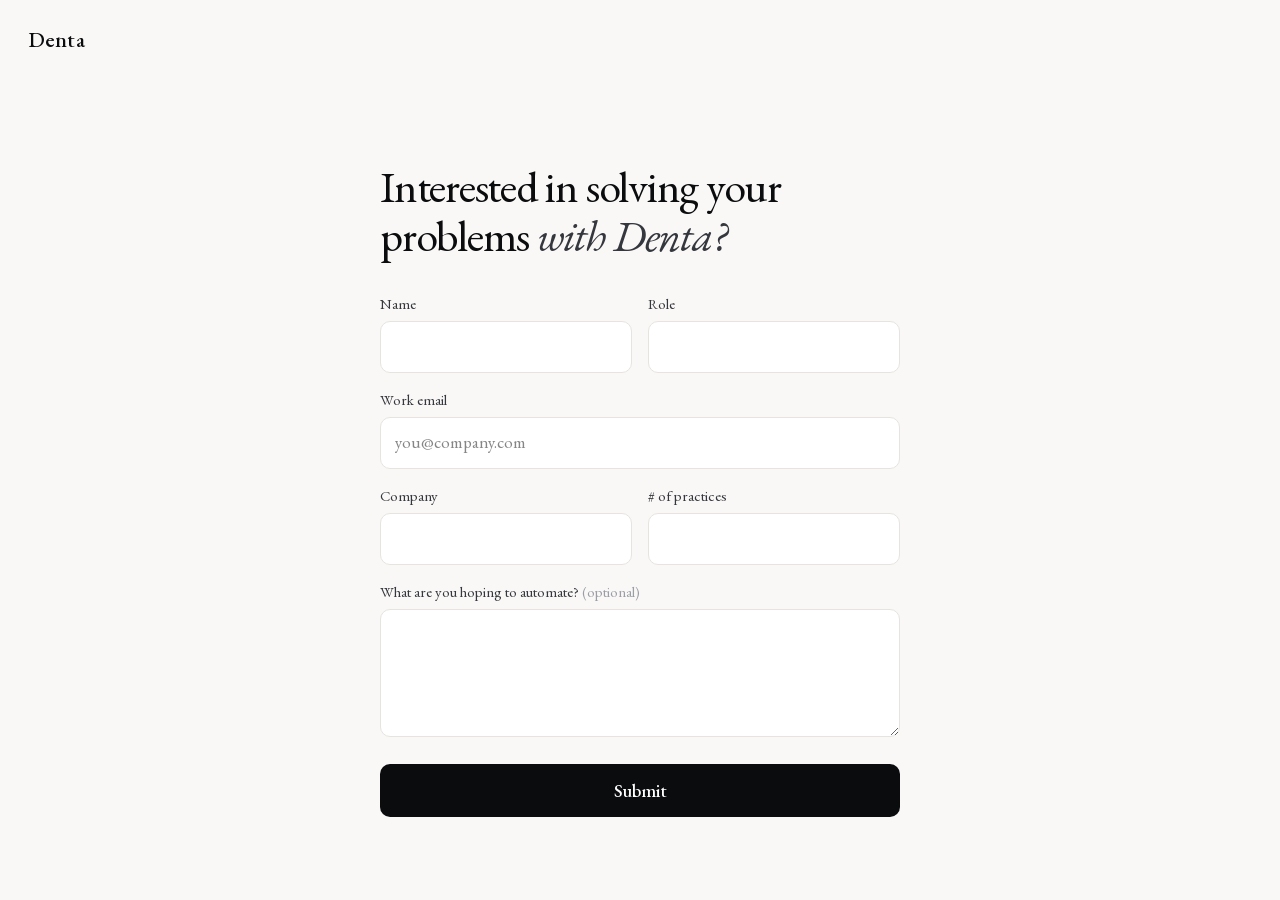
<file: work-with-us.html>
<!DOCTYPE html><html lang="en"><head><meta charset="utf-8"><meta name="viewport" content="width=device-width, initial-scale=1"><link rel="preload" href="assets/4ee71d90e0f663bd-s.p.33jraz4m6n5g3_dpldpl7XCx.woff2" as="font" crossorigin="" type="font/woff2"><link rel="preload" href="assets/99e609270109b47d-s.p.40sczeszzbjw1_dpldpl7XCx.woff2" as="font" crossorigin="" type="font/woff2"><link rel="preload" href="assets/c47649aa31f9e140-s.p.3lxpqujs87tck_dpldpl7XCx.woff2" as="font" crossorigin="" type="font/woff2"><link rel="preload" href="assets/e4505858a30c79c2-s.p.0tlhhw_qyyfys_dpldpl7XCx.woff2" as="font" crossorigin="" type="font/woff2"><link rel="preload" href="assets/effe91970fc4db64-s.p.0oace-s_gkfks_dpldpl7XCx.woff2" as="font" crossorigin="" type="font/woff2"><link rel="preload" href="assets/f36318c221c6c961-s.p.0u-o0s5dp82ve_dpldpl7XCx.woff2" as="font" crossorigin="" type="font/woff2"><link rel="preload" href="assets/fba5a26ea33df6a3-s.p.18rizl4rsrl42_dpldpl7XCx.woff2" as="font" crossorigin="" type="font/woff2"><link rel="stylesheet" href="assets/3vatel4nnia17_dpldpl7XCx.css" data-precedence="next"><link rel="stylesheet" href="assets/38jdkrnor5uhm_dpldpl7XCx.css" data-precedence="next"><link rel="preload" as="script" fetchpriority="low" href="assets/35_s3-7hke9v0_dpldpl7XCx.js"><script src="assets/0avlm5dt36jfl_dpldpl7XCx.js" async=""></script><script src="assets/0uahjjp_y9-2d_dpldpl7XCx.js" async=""></script><script src="assets/21dvcbew0et90_dpldpl7XCx.js" async=""></script><script src="assets/24a2rqj9u98e2_dpldpl7XCx.js" async=""></script><script src="assets/0xhkm04rh8t9m_dpldpl7XCx.js" async=""></script><script src="assets/turbopack-1rwpoyd0acp39_dpldpl7XCx.js" async=""></script><script src="assets/3576ryhq7hadl_dpldpl7XCx.js" async=""></script><script src="assets/36-b6bul2dirq_dpldpl7XCx.js" async=""></script><script src="assets/3gy5fkhfecmb9_dpldpl7XCx.js" async=""></script><script src="assets/222_rv5rc8k6u_dpldpl7XCx.js" async=""></script><script src="assets/342mjoa6r91ue_dpldpl7XCx.js" async=""></script><script src="assets/0a0di2it2-wgd_dpldpl7XCx.js" async=""></script><script src="assets/4339bhrhubuh3_dpldpl7XCx.js" async=""></script><meta name="next-size-adjust" content=""><title>Work with us — Denta</title><meta name="description" content="Tell us about your organization. Denta embeds AI engineers into the highest-performing dental companies."><meta name="keywords" content="dental analytics,dental practice analytics,dental KPI tracking,dental benchmarking,dental AI,DSO analytics,dental production tracking,dental collections analytics,dental practice management,dental data platform"><meta name="robots" content="index, follow"><meta property="og:title" content="Denta — Dental Analytics &amp; AI for Your Practice"><meta property="og:description" content="Turn your practice data into clarity. Track production, collections, provider KPIs, and P&amp;L across every location."><meta property="og:url" content="https://trydenta.co"><meta property="og:site_name" content="Denta"><meta property="og:image" content="https://www.trydenta.co/opengraph-image?5c11db0cf49fe960"><meta property="og:image:type" content="image/png"><meta property="og:image:width" content="1200"><meta property="og:image:height" content="630"><meta property="og:image:alt" content="Denta: The dental practice that runs itself"><meta property="og:type" content="website"><meta name="twitter:card" content="summary_large_image"><meta name="twitter:title" content="Denta — Dental Analytics &amp; AI for Your Practice"><meta name="twitter:description" content="Turn your practice data into clarity. Track production, collections, provider KPIs, and P&amp;L across every location."><meta name="twitter:image" content="https://www.trydenta.co/opengraph-image?5c11db0cf49fe960"><meta name="twitter:image:alt" content="Denta: The dental practice that runs itself"><meta name="twitter:image:type" content="image/png"><meta name="twitter:image:width" content="1200"><meta name="twitter:image:height" content="630"><link rel="icon" href="assets/icon_icon03kxlr.svg" sizes="any" type="image/svg+xml"><meta name="sentry-trace" content="f3fd2bd523f1b929b507a4ca2941637f-1247429faf3fffff-1"><meta name="baggage" content="sentry-environment=production,sentry-release=6313395384a1bf2260d540c55b9eb299375fd762,sentry-public_key=9f2a958cee1a43435d101fb4e38621c1,sentry-trace_id=f3fd2bd523f1b929b507a4ca2941637f,sentry-org_id=4510902486958080,sentry-transaction=GET%20%2Fwork-with-us,sentry-sampled=true,sentry-sample_rand=0.06701142218867417,sentry-sample_rate=1"><script src="assets/0cz1d0mv5g_q7_dpldpl7XCx.js" nomodule=""></script><script src="assets/script.js" data-sdkn="@vercel/analytics/next" data-sdkv="2.0.1" data-disable-auto-track="1" data-view-endpoint="/71e8fcf49ccd6d9e/view" data-event-endpoint="/71e8fcf49ccd6d9e/event" data-session-endpoint="/71e8fcf49ccd6d9e/session" defer=""></script></head><body class="plus_jakarta_sans_f7453609-module__Jmuy9q__variable jetbrains_mono_5061e47c-module__PgjNRa__variable hanken_grotesk_6256d4d9-module__H8NnCa__variable eb_garamond_887c64e7-module__BAH9mq__variable ibm_plex_mono_cefa2ee7-module__SCfLgq__variable antialiased"><div hidden=""><!--$--><!--/$--></div><div class="eb_garamond_6cd764b0-module__sZXMJG__variable"><main style="font-family:var(--font-eb-garamond), &quot;EB Garamond&quot;, Georgia, serif;min-height:100dvh;background:#faf8f6;color:#0b0c0e;display:flex;flex-direction:column"><div style="padding:clamp(18px,1.8vw,26px) clamp(22px,2.2vw,32px)"><a style="font-family:var(--font-eb-garamond), &quot;EB Garamond&quot;, Georgia, serif;font-size:22px;font-weight:500;letter-spacing:.005em;color:#0b0c0e;text-decoration:none" href="index.html">Denta</a></div><div style="flex:1;display:flex;align-items:center;justify-content:center;padding:24px"><div style="width:100%;max-width:520px"><div style="margin-bottom:32px"><h1 style="font-family:var(--font-eb-garamond), &quot;EB Garamond&quot;, Georgia, serif;font-size:clamp(34px, 5vw, 44px);font-weight:400;letter-spacing:-.028em;line-height:1.12;color:#0b0c0e;margin:0">Interested in solving your problems<!-- --> <span style="font-style:italic;color:#34373d">with Denta?</span></h1></div><form style="display:flex;flex-direction:column;gap:16px"><input type="text" tabindex="-1" autocomplete="off" aria-hidden="true" style="position:absolute;left:-9999px;width:1px;height:1px;opacity:0" name="company_website"><div style="display:flex;gap:16px"><div style="flex:1"><label for="name" style="display:block;font-family:var(--font-eb-garamond), &quot;EB Garamond&quot;, Georgia, serif;font-size:15px;color:#34373d;margin-bottom:6px">Name</label><input id="name" required="" style="width:100%;border-radius:10px;border:1px solid #e7e4df;background:#fff;padding:12px 14px;font-family:var(--font-eb-garamond), &quot;EB Garamond&quot;, Georgia, serif;font-size:17px;color:#0b0c0e;outline:none" name="name"></div><div style="flex:1"><label for="role" style="display:block;font-family:var(--font-eb-garamond), &quot;EB Garamond&quot;, Georgia, serif;font-size:15px;color:#34373d;margin-bottom:6px">Role</label><input id="role" required="" style="width:100%;border-radius:10px;border:1px solid #e7e4df;background:#fff;padding:12px 14px;font-family:var(--font-eb-garamond), &quot;EB Garamond&quot;, Georgia, serif;font-size:17px;color:#0b0c0e;outline:none" name="role"></div></div><div><label for="email" style="display:block;font-family:var(--font-eb-garamond), &quot;EB Garamond&quot;, Georgia, serif;font-size:15px;color:#34373d;margin-bottom:6px">Work email</label><input id="email" type="email" required="" placeholder="you@company.com" style="width:100%;border-radius:10px;border:1px solid #e7e4df;background:#fff;padding:12px 14px;font-family:var(--font-eb-garamond), &quot;EB Garamond&quot;, Georgia, serif;font-size:17px;color:#0b0c0e;outline:none" name="email" value=""></div><div style="display:flex;gap:16px"><div style="flex:1"><label for="company" style="display:block;font-family:var(--font-eb-garamond), &quot;EB Garamond&quot;, Georgia, serif;font-size:15px;color:#34373d;margin-bottom:6px">Company</label><input id="company" required="" style="width:100%;border-radius:10px;border:1px solid #e7e4df;background:#fff;padding:12px 14px;font-family:var(--font-eb-garamond), &quot;EB Garamond&quot;, Georgia, serif;font-size:17px;color:#0b0c0e;outline:none" name="company"></div><div style="flex:1"><label for="practice_count" style="display:block;font-family:var(--font-eb-garamond), &quot;EB Garamond&quot;, Georgia, serif;font-size:15px;color:#34373d;margin-bottom:6px"># of practices</label><input id="practice_count" type="number" min="1" step="1" required="" inputmode="numeric" style="width:100%;border-radius:10px;border:1px solid #e7e4df;background:#fff;padding:12px 14px;font-family:var(--font-eb-garamond), &quot;EB Garamond&quot;, Georgia, serif;font-size:17px;color:#0b0c0e;outline:none" name="practice_count"></div></div><div><label for="message" style="display:block;font-family:var(--font-eb-garamond), &quot;EB Garamond&quot;, Georgia, serif;font-size:15px;color:#34373d;margin-bottom:6px">What are you hoping to automate? <span style="color:#9a9ea7">(optional)</span></label><textarea id="message" name="message" rows="4" style="width:100%;border-radius:10px;border:1px solid #e7e4df;background:#fff;padding:12px 14px;font-family:var(--font-eb-garamond), &quot;EB Garamond&quot;, Georgia, serif;font-size:17px;color:#0b0c0e;outline:none;resize:vertical"></textarea></div><button type="submit" style="width:100%;background:#0b0c0e;color:#fff;font-family:var(--font-eb-garamond), &quot;EB Garamond&quot;, Georgia, serif;font-size:18px;font-weight:500;padding:13px;border-radius:10px;border:0;cursor:pointer;margin-top:4px;opacity:1;transition:background .15s, opacity .15s">Submit</button></form></div></div></main></div><!--$--><!--/$--><script type="text/javascript" crossorigin="anonymous" src="https://us-assets.i.posthog.com/static/surveys.js?v=1.396.6"></script><script type="text/javascript" crossorigin="anonymous" src="https://us-assets.i.posthog.com/array/phc_o4NJNjfPgX9KcsQNbihQ3Mqxy8zvRo4t6fkjMmDrLSUo/config.js"></script><script type="text/javascript" crossorigin="anonymous" src="https://us-assets.i.posthog.com/static/dead-clicks-autocapture.js?v=1.396.6"></script><script type="text/javascript" crossorigin="anonymous" src="https://us-assets.i.posthog.com/static/web-vitals.js?v=1.396.6"></script><script src="assets/35_s3-7hke9v0_dpldpl7XCx.js" id="_R_" async=""></script><script>(self.__next_f=self.__next_f||[]).push([0])</script><script>self.__next_f.push([1,"1:\"$Sreact.fragment\"\n2:I[900639,[\"/_next/static/chunks/3576ryhq7hadl.js?dpl=dpl_7XCxFSYbjFN6HqWGfjbtyZgSN7Dq\",\"/_next/static/chunks/36-b6bul2dirq.js?dpl=dpl_7XCxFSYbjFN6HqWGfjbtyZgSN7Dq\"],\"default\"]\n3:I[700563,[\"/_next/static/chunks/3576ryhq7hadl.js?dpl=dpl_7XCxFSYbjFN6HqWGfjbtyZgSN7Dq\",\"/_next/static/chunks/36-b6bul2dirq.js?dpl=dpl_7XCxFSYbjFN6HqWGfjbtyZgSN7Dq\"],\"PostHogProvider\"]\n4:I[234320,[\"/_next/static/chunks/3gy5fkhfecmb9.js?dpl=dpl_7XCxFSYbjFN6HqWGfjbtyZgSN7Dq\",\"/_next/static/chunks/222_rv5rc8k6u.js?dpl=dpl_7XCxFSYbjFN6HqWGfjbtyZgSN7Dq\"],\"default\"]\n5:I[222975,[\"/_next/static/chunks/3gy5fkhfecmb9.js?dpl=dpl_7XCxFSYbjFN6HqWGfjbtyZgSN7Dq\",\"/_next/static/chunks/222_rv5rc8k6u.js?dpl=dpl_7XCxFSYbjFN6HqWGfjbtyZgSN7Dq\"],\"default\"]\n6:I[807369,[\"/_next/static/chunks/3576ryhq7hadl.js?dpl=dpl_7XCxFSYbjFN6HqWGfjbtyZgSN7Dq\",\"/_next/static/chunks/36-b6bul2dirq.js?dpl=dpl_7XCxFSYbjFN6HqWGfjbtyZgSN7Dq\"],\"Analytics\"]\n7:I[607029,[\"/_next/static/chunks/3576ryhq7hadl.js?dpl=dpl_7XCxFSYbjFN6HqWGfjbtyZgSN7Dq\",\"/_next/static/chunks/36-b6bul2dirq.js?dpl=dpl_7XCxFSYbjFN6HqWGfjbtyZgSN7Dq\",\"/_next/static/chunks/342mjoa6r91ue.js?dpl=dpl_7XCxFSYbjFN6HqWGfjbtyZgSN7Dq\"],\"WorkWithUsForm\"]\n8:I[348136,[\"/_next/static/chunks/3gy5fkhfecmb9.js?dpl=dpl_7XCxFSYbjFN6HqWGfjbtyZgSN7Dq\",\"/_next/static/chunks/222_rv5rc8k6u.js?dpl=dpl_7XCxFSYbjFN6HqWGfjbtyZgSN7Dq\"],\"OutletBoundary\"]\n9:\"$Sreact.suspense\"\nc:I[348136,[\"/_next/static/chunks/3gy5fkhfecmb9.js?dpl=dpl_7XCxFSYbjFN6HqWGfjbtyZgSN7Dq\",\"/_next/static/chunks/222_rv5rc8k6u.js?dpl=dpl_7XCxFSYbjFN6HqWGfjbtyZgSN7Dq\"],\"ViewportBoundary\"]\ne:I[348136,[\"/_next/static/chunks/3gy5fkhfecmb9.js?dpl=dpl_7XCxFSYbjFN6HqWGfjbtyZgSN7Dq\",\"/_next/static/chunks/222_rv5rc8k6u.js?dpl=dpl_7XCxFSYbjFN6HqWGfjbtyZgSN7Dq\"],\"MetadataBoundary\"]\n10:I[566083,[\"/_next/static/chunks/3576ryhq7hadl.js?dpl=dpl_7XCxFSYbjFN6HqWGfjbtyZgSN7Dq\",\"/_next/static/chunks/36-b6bul2dirq.js?dpl=dpl_7XCxFSYbjFN6HqWGfjbtyZgSN7Dq\",\"/_next/static/chunks/0a0di2it2-wgd.js?dpl=dpl_7XCxFSYbjFN6HqWGfjbtyZgSN7Dq\",\"/_next/static/chunks/4339bhrhubuh3.js?dpl=dpl_7XCxFSYbjFN6HqWGfjbtyZgSN7Dq\"],\"default\"]\n:HL[\"/_next/static/chunks/3vatel4nnia17.css?dpl=dpl_7XCxFSYbjFN6HqWGfjbtyZgSN7Dq\",\"style\"]\n:HL[\"/_next/static/media/4ee71d90e0f663bd-s.p.33jraz4m6n5g3.woff2?dpl=dpl_7XCxFSYbjFN6HqWGfjbtyZgSN7Dq\",\"font\",{\"crossOrigin\":\"\",\"type\":\"font/woff2\"}]\n:HL[\"/_next/static/media/99e609270109b47d-s.p.40sczeszzbjw1.woff2?dpl=dpl_7XCxFSYbjFN6HqWGfjbtyZgSN7Dq\",\"font\",{\"crossOrigin\":\"\",\"type\":\"font/woff2\"}]\n:HL[\"/_next/static/media/c47649aa31f9e140-s.p.3lxpqujs87tck.woff2?dpl=dpl_7XCxFSYbjFN6HqWGfjbtyZgSN7Dq\",\"font\",{\"crossOrigin\":\"\",\"type\":\"font/woff2\"}]\n:HL[\"/_next/static/media/e4505858a30c79c2-s.p.0tlhhw_qyyfys.woff2?dpl=dpl_7XCxFSYbjFN6HqWGfjbtyZgSN7Dq\",\"font\",{\"crossOrigin\":\"\",\"type\":\"font/woff2\"}]\n:HL[\"/_next/static/media/effe91970fc4db64-s.p.0oace-s_gkfks.woff2?dpl=dpl_7XCxFSYbjFN6HqWGfjbtyZgSN7Dq\",\"font\",{\"crossOrigin\":\"\",\"type\":\"font/woff2\"}]\n:HL[\"/_next/static/media/f36318c221c6c961-s.p.0u-o0s5dp82ve.woff2?dpl=dpl_7XCxFSYbjFN6HqWGfjbtyZgSN7Dq\",\"font\",{\"crossOrigin\":\"\",\"type\":\"font/woff2\"}]\n:HL[\"/_next/static/media/fba5a26ea33df6a3-s.p.18rizl4rsrl42.woff2?dpl=dpl_7XCxFSYbjFN6HqWGfjbtyZgSN7Dq\",\"font\",{\"crossOrigin\":\"\",\"type\":\"font/woff2\"}]\n:HL[\"/_next/static/chunks/38jdkrnor5uhm.css?dpl=dpl_7XCxFSYbjFN6HqWGfjbtyZgSN7Dq\",\"style\"]\n"])</script><script>self.__next_f.push([1,"0:{\"P\":null,\"c\":[\"\",\"work-with-us\"],\"q\":\"\",\"i\":false,\"f\":[[[\"\",{\"children\":[\"work-with-us\",{\"children\":[\"__PAGE__\",{}]}]},\"$undefined\",\"$undefined\",16],[[\"$\",\"$1\",\"c\",{\"children\":[[[\"$\",\"link\",\"0\",{\"rel\":\"stylesheet\",\"href\":\"/_next/static/chunks/3vatel4nnia17.css?dpl=dpl_7XCxFSYbjFN6HqWGfjbtyZgSN7Dq\",\"precedence\":\"next\",\"crossOrigin\":\"$undefined\",\"nonce\":\"$undefined\"}],[\"$\",\"script\",\"script-0\",{\"src\":\"/_next/static/chunks/3576ryhq7hadl.js?dpl=dpl_7XCxFSYbjFN6HqWGfjbtyZgSN7Dq\",\"async\":true,\"nonce\":\"$undefined\"}],[\"$\",\"script\",\"script-1\",{\"src\":\"/_next/static/chunks/36-b6bul2dirq.js?dpl=dpl_7XCxFSYbjFN6HqWGfjbtyZgSN7Dq\",\"async\":true,\"nonce\":\"$undefined\"}]],[\"$\",\"html\",null,{\"lang\":\"en\",\"children\":[[\"$\",\"head\",null,{}],[\"$\",\"body\",null,{\"className\":\"plus_jakarta_sans_f7453609-module__Jmuy9q__variable jetbrains_mono_5061e47c-module__PgjNRa__variable hanken_grotesk_6256d4d9-module__H8NnCa__variable eb_garamond_887c64e7-module__BAH9mq__variable ibm_plex_mono_cefa2ee7-module__SCfLgq__variable antialiased\",\"children\":[[\"$\",\"$L2\",null,{}],[\"$\",\"$L3\",null,{\"children\":[\"$\",\"$L4\",null,{\"parallelRouterKey\":\"children\",\"error\":\"$undefined\",\"errorStyles\":\"$undefined\",\"errorScripts\":\"$undefined\",\"template\":[\"$\",\"$L5\",null,{}],\"templateStyles\":\"$undefined\",\"templateScripts\":\"$undefined\",\"notFound\":[[[\"$\",\"title\",null,{\"children\":\"404: This page could not be found.\"}],[\"$\",\"div\",null,{\"style\":{\"fontFamily\":\"system-ui,\\\"Segoe UI\\\",Roboto,Helvetica,Arial,sans-serif,\\\"Apple Color Emoji\\\",\\\"Segoe UI Emoji\\\"\",\"height\":\"100vh\",\"textAlign\":\"center\",\"display\":\"flex\",\"flexDirection\":\"column\",\"alignItems\":\"center\",\"justifyContent\":\"center\"},\"children\":[\"$\",\"div\",null,{\"children\":[[\"$\",\"style\",null,{\"dangerouslySetInnerHTML\":{\"__html\":\"body{color:#000;background:#fff;margin:0}.next-error-h1{border-right:1px solid rgba(0,0,0,.3)}@media (prefers-color-scheme:dark){body{color:#fff;background:#000}.next-error-h1{border-right:1px solid rgba(255,255,255,.3)}}\"}}],[\"$\",\"h1\",null,{\"className\":\"next-error-h1\",\"style\":{\"display\":\"inline-block\",\"margin\":\"0 20px 0 0\",\"padding\":\"0 23px 0 0\",\"fontSize\":24,\"fontWeight\":500,\"verticalAlign\":\"top\",\"lineHeight\":\"49px\"},\"children\":404}],[\"$\",\"div\",null,{\"style\":{\"display\":\"inline-block\"},\"children\":[\"$\",\"h2\",null,{\"style\":{\"fontSize\":14,\"fontWeight\":400,\"lineHeight\":\"49px\",\"margin\":0},\"children\":\"This page could not be found.\"}]}]]}]}]],[]],\"forbidden\":\"$undefined\",\"unauthorized\":\"$undefined\"}]}],[\"$\",\"$L6\",null,{}]]}]]}]]}],{\"children\":[[\"$\",\"$1\",\"c\",{\"children\":[null,[\"$\",\"$L4\",null,{\"parallelRouterKey\":\"children\",\"error\":\"$undefined\",\"errorStyles\":\"$undefined\",\"errorScripts\":\"$undefined\",\"template\":[\"$\",\"$L5\",null,{}],\"templateStyles\":\"$undefined\",\"templateScripts\":\"$undefined\",\"notFound\":\"$undefined\",\"forbidden\":\"$undefined\",\"unauthorized\":\"$undefined\"}]]}],{\"children\":[[\"$\",\"$1\",\"c\",{\"children\":[[\"$\",\"div\",null,{\"className\":\"eb_garamond_6cd764b0-module__sZXMJG__variable\",\"children\":[\"$\",\"$L7\",null,{}]}],[[\"$\",\"link\",\"0\",{\"rel\":\"stylesheet\",\"href\":\"/_next/static/chunks/38jdkrnor5uhm.css?dpl=dpl_7XCxFSYbjFN6HqWGfjbtyZgSN7Dq\",\"precedence\":\"next\",\"crossOrigin\":\"$undefined\",\"nonce\":\"$undefined\"}],[\"$\",\"script\",\"script-0\",{\"src\":\"/_next/static/chunks/342mjoa6r91ue.js?dpl=dpl_7XCxFSYbjFN6HqWGfjbtyZgSN7Dq\",\"async\":true,\"nonce\":\"$undefined\"}]],[\"$\",\"$L8\",null,{\"children\":[\"$\",\"$9\",null,{\"name\":\"Next.MetadataOutlet\",\"children\":\"$@a\"}]}]]}],{},null,false,null]},null,false,\"$@b\"]},null,false,null],[\"$\",\"$1\",\"h\",{\"children\":[null,[\"$\",\"$Lc\",null,{\"children\":\"$Ld\"}],[\"$\",\"div\",null,{\"hidden\":true,\"children\":[\"$\",\"$Le\",null,{\"children\":[\"$\",\"$9\",null,{\"name\":\"Next.Metadata\",\"children\":\"$Lf\"}]}]}],[\"$\",\"meta\",null,{\"name\":\"next-size-adjust\",\"content\":\"\"}]]}],false]],\"m\":\"$undefined\",\"G\":[\"$10\",[[\"$\",\"link\",\"0\",{\"rel\":\"stylesheet\",\"href\":\"/_next/static/chunks/3vatel4nnia17.css?dpl=dpl_7XCxFSYbjFN6HqWGfjbtyZgSN7Dq\",\"precedence\":\"next\",\"crossOrigin\":\"$undefined\",\"nonce\":\"$undefined\"}]]],\"S\":true,\"h\":null,\"s\":\"$undefined\",\"l\":\"$undefined\",\"p\":\"$undefined\",\"d\":\"$undefined\"}\n"])</script><script>self.__next_f.push([1,"11:[]\nb:\"$W11\"\n"])</script><script>self.__next_f.push([1,"d:[[\"$\",\"meta\",\"0\",{\"charSet\":\"utf-8\"}],[\"$\",\"meta\",\"1\",{\"name\":\"viewport\",\"content\":\"width=device-width, initial-scale=1\"}]]\n"])</script><script>self.__next_f.push([1,"12:I[933979,[\"/_next/static/chunks/3gy5fkhfecmb9.js?dpl=dpl_7XCxFSYbjFN6HqWGfjbtyZgSN7Dq\",\"/_next/static/chunks/222_rv5rc8k6u.js?dpl=dpl_7XCxFSYbjFN6HqWGfjbtyZgSN7Dq\"],\"IconMark\"]\na:null\n"])</script><script>self.__next_f.push([1,"f:[[\"$\",\"title\",\"0\",{\"children\":\"Work with us — Denta\"}],[\"$\",\"meta\",\"1\",{\"name\":\"description\",\"content\":\"Tell us about your organization. Denta embeds AI engineers into the highest-performing dental companies.\"}],[\"$\",\"meta\",\"2\",{\"name\":\"keywords\",\"content\":\"dental analytics,dental practice analytics,dental KPI tracking,dental benchmarking,dental AI,DSO analytics,dental production tracking,dental collections analytics,dental practice management,dental data platform\"}],[\"$\",\"meta\",\"3\",{\"name\":\"robots\",\"content\":\"index, follow\"}],[\"$\",\"meta\",\"4\",{\"property\":\"og:title\",\"content\":\"Denta — Dental Analytics \u0026 AI for Your Practice\"}],[\"$\",\"meta\",\"5\",{\"property\":\"og:description\",\"content\":\"Turn your practice data into clarity. Track production, collections, provider KPIs, and P\u0026L across every location.\"}],[\"$\",\"meta\",\"6\",{\"property\":\"og:url\",\"content\":\"https://trydenta.co\"}],[\"$\",\"meta\",\"7\",{\"property\":\"og:site_name\",\"content\":\"Denta\"}],[\"$\",\"meta\",\"8\",{\"property\":\"og:image\",\"content\":\"https://www.trydenta.co/opengraph-image?5c11db0cf49fe960\"}],[\"$\",\"meta\",\"9\",{\"property\":\"og:image:type\",\"content\":\"image/png\"}],[\"$\",\"meta\",\"10\",{\"property\":\"og:image:width\",\"content\":\"1200\"}],[\"$\",\"meta\",\"11\",{\"property\":\"og:image:height\",\"content\":\"630\"}],[\"$\",\"meta\",\"12\",{\"property\":\"og:image:alt\",\"content\":\"Denta: The dental practice that runs itself\"}],[\"$\",\"meta\",\"13\",{\"property\":\"og:type\",\"content\":\"website\"}],[\"$\",\"meta\",\"14\",{\"name\":\"twitter:card\",\"content\":\"summary_large_image\"}],[\"$\",\"meta\",\"15\",{\"name\":\"twitter:title\",\"content\":\"Denta — Dental Analytics \u0026 AI for Your Practice\"}],[\"$\",\"meta\",\"16\",{\"name\":\"twitter:description\",\"content\":\"Turn your practice data into clarity. Track production, collections, provider KPIs, and P\u0026L across every location.\"}],[\"$\",\"meta\",\"17\",{\"name\":\"twitter:image\",\"content\":\"https://www.trydenta.co/opengraph-image?5c11db0cf49fe960\"}],[\"$\",\"meta\",\"18\",{\"name\":\"twitter:image:alt\",\"content\":\"Denta: The dental practice that runs itself\"}],[\"$\",\"meta\",\"19\",{\"name\":\"twitter:image:type\",\"content\":\"image/png\"}],[\"$\",\"meta\",\"20\",{\"name\":\"twitter:image:width\",\"content\":\"1200\"}],[\"$\",\"meta\",\"21\",{\"name\":\"twitter:image:height\",\"content\":\"630\"}],[\"$\",\"link\",\"22\",{\"rel\":\"icon\",\"href\":\"/icon.svg?icon.03kxlr2h6xfx_.svg\",\"sizes\":\"any\",\"type\":\"image/svg+xml\"}],[\"$\",\"$L12\",\"23\",{}]]\n"])</script><next-route-announcer style="position: absolute;"></next-route-announcer></body></html>
</file>
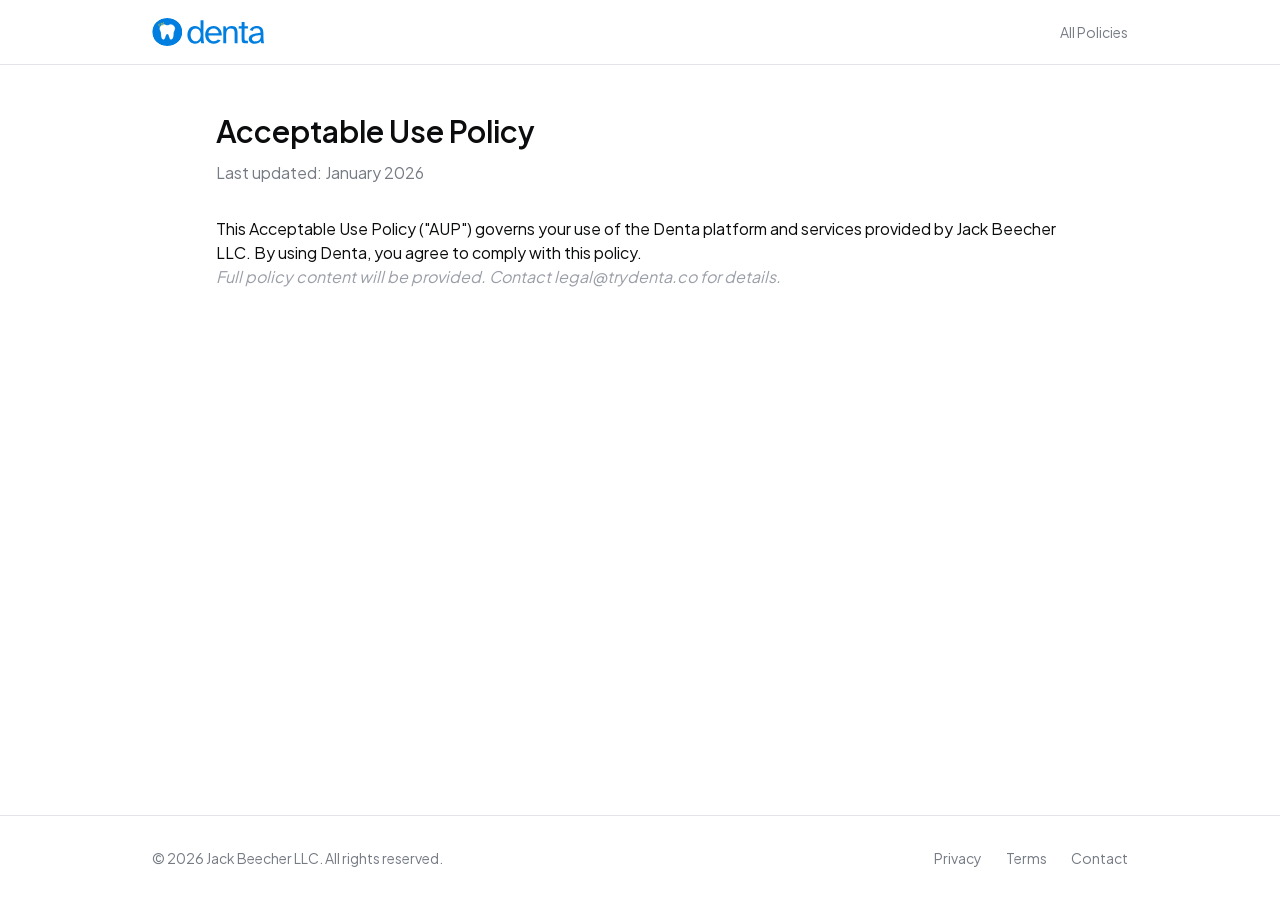
<file: legal/acceptable-use.html>
<!DOCTYPE html><html lang="en"><head><meta charset="utf-8"><meta name="viewport" content="width=device-width, initial-scale=1"><link rel="preload" href="../assets/4ee71d90e0f663bd-s.p.33jraz4m6n5g3_dpldpl7XCx.woff2" as="font" crossorigin="" type="font/woff2"><link rel="preload" href="../assets/99e609270109b47d-s.p.40sczeszzbjw1_dpldpl7XCx.woff2" as="font" crossorigin="" type="font/woff2"><link rel="preload" href="../assets/c47649aa31f9e140-s.p.3lxpqujs87tck_dpldpl7XCx.woff2" as="font" crossorigin="" type="font/woff2"><link rel="preload" href="../assets/e4505858a30c79c2-s.p.0tlhhw_qyyfys_dpldpl7XCx.woff2" as="font" crossorigin="" type="font/woff2"><link rel="preload" href="../assets/effe91970fc4db64-s.p.0oace-s_gkfks_dpldpl7XCx.woff2" as="font" crossorigin="" type="font/woff2"><link rel="preload" href="../assets/f36318c221c6c961-s.p.0u-o0s5dp82ve_dpldpl7XCx.woff2" as="font" crossorigin="" type="font/woff2"><link rel="preload" href="../assets/fba5a26ea33df6a3-s.p.18rizl4rsrl42_dpldpl7XCx.woff2" as="font" crossorigin="" type="font/woff2"><link rel="stylesheet" href="../assets/3vatel4nnia17_dpldpl7XCx.css" data-precedence="next"><link rel="preload" as="script" fetchpriority="low" href="../assets/35_s3-7hke9v0_dpldpl7XCx.js"><script src="../assets/0avlm5dt36jfl_dpldpl7XCx.js" async=""></script><script src="../assets/0uahjjp_y9-2d_dpldpl7XCx.js" async=""></script><script src="../assets/21dvcbew0et90_dpldpl7XCx.js" async=""></script><script src="../assets/24a2rqj9u98e2_dpldpl7XCx.js" async=""></script><script src="../assets/0xhkm04rh8t9m_dpldpl7XCx.js" async=""></script><script src="../assets/turbopack-1rwpoyd0acp39_dpldpl7XCx.js" async=""></script><script src="../assets/3576ryhq7hadl_dpldpl7XCx.js" async=""></script><script src="../assets/36-b6bul2dirq_dpldpl7XCx.js" async=""></script><script src="../assets/3gy5fkhfecmb9_dpldpl7XCx.js" async=""></script><script src="../assets/222_rv5rc8k6u_dpldpl7XCx.js" async=""></script><script src="../assets/0g-twb30zlv8f_dpldpl7XCx.js" async=""></script><script src="../assets/0a0di2it2-wgd_dpldpl7XCx.js" async=""></script><script src="../assets/4339bhrhubuh3_dpldpl7XCx.js" async=""></script><meta name="next-size-adjust" content=""><title>Acceptable Use Policy | Denta | Denta</title><meta name="description" content="Acceptable Use Policy for Denta by Jack Beecher LLC."><meta name="keywords" content="dental analytics,dental practice analytics,dental KPI tracking,dental benchmarking,dental AI,DSO analytics,dental production tracking,dental collections analytics,dental practice management,dental data platform"><meta name="robots" content="index, follow"><meta property="og:title" content="Denta — Dental Analytics &amp; AI for Your Practice"><meta property="og:description" content="Turn your practice data into clarity. Track production, collections, provider KPIs, and P&amp;L across every location."><meta property="og:url" content="https://trydenta.co"><meta property="og:site_name" content="Denta"><meta property="og:image" content="https://www.trydenta.co/opengraph-image?5c11db0cf49fe960"><meta property="og:image:type" content="image/png"><meta property="og:image:width" content="1200"><meta property="og:image:height" content="630"><meta property="og:image:alt" content="Denta: The dental practice that runs itself"><meta property="og:type" content="website"><meta name="twitter:card" content="summary_large_image"><meta name="twitter:title" content="Denta — Dental Analytics &amp; AI for Your Practice"><meta name="twitter:description" content="Turn your practice data into clarity. Track production, collections, provider KPIs, and P&amp;L across every location."><meta name="twitter:image" content="https://www.trydenta.co/opengraph-image?5c11db0cf49fe960"><meta name="twitter:image:alt" content="Denta: The dental practice that runs itself"><meta name="twitter:image:type" content="image/png"><meta name="twitter:image:width" content="1200"><meta name="twitter:image:height" content="630"><link rel="icon" href="../assets/icon_icon03kxlr.svg" sizes="any" type="image/svg+xml"><meta name="sentry-trace" content="0a15719924e08fec72a702b899a20f9f-6ba8fe89cf61c4ee-1"><meta name="baggage" content="sentry-environment=production,sentry-release=6313395384a1bf2260d540c55b9eb299375fd762,sentry-public_key=9f2a958cee1a43435d101fb4e38621c1,sentry-trace_id=0a15719924e08fec72a702b899a20f9f,sentry-org_id=4510902486958080,sentry-transaction=GET%20%2Flegal%2Facceptable-use,sentry-sampled=true,sentry-sample_rand=0.0048921007071620615,sentry-sample_rate=1"><script src="../assets/0cz1d0mv5g_q7_dpldpl7XCx.js" nomodule=""></script><script src="../assets/script.js" data-sdkn="@vercel/analytics/next" data-sdkv="2.0.1" data-disable-auto-track="1" data-view-endpoint="/71e8fcf49ccd6d9e/view" data-event-endpoint="/71e8fcf49ccd6d9e/event" data-session-endpoint="/71e8fcf49ccd6d9e/session" defer=""></script></head><body class="plus_jakarta_sans_f7453609-module__Jmuy9q__variable jetbrains_mono_5061e47c-module__PgjNRa__variable hanken_grotesk_6256d4d9-module__H8NnCa__variable eb_garamond_887c64e7-module__BAH9mq__variable ibm_plex_mono_cefa2ee7-module__SCfLgq__variable antialiased"><div hidden=""><!--$--><!--/$--></div><div class="min-h-screen bg-white flex flex-col"><header class="border-b border-gray-200"><div class="max-w-5xl mx-auto px-6 h-16 flex items-center justify-between"><a href="../index.html"><img alt="Denta" loading="lazy" width="128" height="32" decoding="async" data-nimg="1" class="h-7 w-auto" style="color:transparent" src="../assets/logo-horizontal-sm_dpldpl7XCx.svg"></a><a class="text-sm text-gray-500 hover:text-gray-900 transition-colors" href="../legal.html">All Policies</a></div></header><main class="flex-1"><div class="max-w-4xl mx-auto px-6 py-12"><div><h1 class="text-3xl font-semibold text-gray-900 mb-3">Acceptable Use Policy</h1><p class="text-gray-500 mb-8">Last updated: January 2026</p><div class="prose prose-gray max-w-none"><p>This Acceptable Use Policy ("AUP") governs your use of the Denta platform and services provided by Jack Beecher LLC. By using Denta, you agree to comply with this policy.</p><p class="text-gray-400 italic">Full policy content will be provided. Contact legal@trydenta.co for details.</p></div></div><!--$--><!--/$--></div></main><footer class="border-t border-gray-200"><div class="max-w-5xl mx-auto px-6 py-8"><div class="flex flex-col sm:flex-row justify-between items-center gap-4"><p class="text-sm text-gray-500">© <!-- -->2026<!-- --> Jack Beecher LLC. All rights reserved.</p><div class="flex items-center gap-6"><a class="text-sm text-gray-500 hover:text-gray-900" href="../legal/privacy.html">Privacy</a><a class="text-sm text-gray-500 hover:text-gray-900" href="../legal/terms.html">Terms</a><a href="mailto:support@trydenta.co" class="text-sm text-gray-500 hover:text-gray-900">Contact</a></div></div></div></footer></div><script type="text/javascript" crossorigin="anonymous" src="https://us-assets.i.posthog.com/static/surveys.js?v=1.396.6"></script><script type="text/javascript" crossorigin="anonymous" src="https://us-assets.i.posthog.com/array/phc_o4NJNjfPgX9KcsQNbihQ3Mqxy8zvRo4t6fkjMmDrLSUo/config.js"></script><script type="text/javascript" crossorigin="anonymous" src="https://us-assets.i.posthog.com/static/dead-clicks-autocapture.js?v=1.396.6"></script><script type="text/javascript" crossorigin="anonymous" src="https://us-assets.i.posthog.com/static/web-vitals.js?v=1.396.6"></script><script src="../assets/35_s3-7hke9v0_dpldpl7XCx.js" id="_R_" async=""></script><script>(self.__next_f=self.__next_f||[]).push([0])</script><script>self.__next_f.push([1,"1:\"$Sreact.fragment\"\n2:I[900639,[\"/_next/static/chunks/3576ryhq7hadl.js?dpl=dpl_7XCxFSYbjFN6HqWGfjbtyZgSN7Dq\",\"/_next/static/chunks/36-b6bul2dirq.js?dpl=dpl_7XCxFSYbjFN6HqWGfjbtyZgSN7Dq\"],\"default\"]\n3:I[700563,[\"/_next/static/chunks/3576ryhq7hadl.js?dpl=dpl_7XCxFSYbjFN6HqWGfjbtyZgSN7Dq\",\"/_next/static/chunks/36-b6bul2dirq.js?dpl=dpl_7XCxFSYbjFN6HqWGfjbtyZgSN7Dq\"],\"PostHogProvider\"]\n4:I[234320,[\"/_next/static/chunks/3gy5fkhfecmb9.js?dpl=dpl_7XCxFSYbjFN6HqWGfjbtyZgSN7Dq\",\"/_next/static/chunks/222_rv5rc8k6u.js?dpl=dpl_7XCxFSYbjFN6HqWGfjbtyZgSN7Dq\"],\"default\"]\n5:I[222975,[\"/_next/static/chunks/3gy5fkhfecmb9.js?dpl=dpl_7XCxFSYbjFN6HqWGfjbtyZgSN7Dq\",\"/_next/static/chunks/222_rv5rc8k6u.js?dpl=dpl_7XCxFSYbjFN6HqWGfjbtyZgSN7Dq\"],\"default\"]\n6:I[807369,[\"/_next/static/chunks/3576ryhq7hadl.js?dpl=dpl_7XCxFSYbjFN6HqWGfjbtyZgSN7Dq\",\"/_next/static/chunks/36-b6bul2dirq.js?dpl=dpl_7XCxFSYbjFN6HqWGfjbtyZgSN7Dq\"],\"Analytics\"]\n7:I[984149,[\"/_next/static/chunks/3576ryhq7hadl.js?dpl=dpl_7XCxFSYbjFN6HqWGfjbtyZgSN7Dq\",\"/_next/static/chunks/36-b6bul2dirq.js?dpl=dpl_7XCxFSYbjFN6HqWGfjbtyZgSN7Dq\",\"/_next/static/chunks/0g-twb30zlv8f.js?dpl=dpl_7XCxFSYbjFN6HqWGfjbtyZgSN7Dq\"],\"\"]\n8:I[474707,[\"/_next/static/chunks/3576ryhq7hadl.js?dpl=dpl_7XCxFSYbjFN6HqWGfjbtyZgSN7Dq\",\"/_next/static/chunks/36-b6bul2dirq.js?dpl=dpl_7XCxFSYbjFN6HqWGfjbtyZgSN7Dq\",\"/_next/static/chunks/0g-twb30zlv8f.js?dpl=dpl_7XCxFSYbjFN6HqWGfjbtyZgSN7Dq\"],\"Image\"]\nc:I[566083,[\"/_next/static/chunks/3576ryhq7hadl.js?dpl=dpl_7XCxFSYbjFN6HqWGfjbtyZgSN7Dq\",\"/_next/static/chunks/36-b6bul2dirq.js?dpl=dpl_7XCxFSYbjFN6HqWGfjbtyZgSN7Dq\",\"/_next/static/chunks/0a0di2it2-wgd.js?dpl=dpl_7XCxFSYbjFN6HqWGfjbtyZgSN7Dq\",\"/_next/static/chunks/4339bhrhubuh3.js?dpl=dpl_7XCxFSYbjFN6HqWGfjbtyZgSN7Dq\"],\"default\"]\n:HL[\"/_next/static/chunks/3vatel4nnia17.css?dpl=dpl_7XCxFSYbjFN6HqWGfjbtyZgSN7Dq\",\"style\"]\n:HL[\"/_next/static/media/4ee71d90e0f663bd-s.p.33jraz4m6n5g3.woff2?dpl=dpl_7XCxFSYbjFN6HqWGfjbtyZgSN7Dq\",\"font\",{\"crossOrigin\":\"\",\"type\":\"font/woff2\"}]\n:HL[\"/_next/static/media/99e609270109b47d-s.p.40sczeszzbjw1.woff2?dpl=dpl_7XCxFSYbjFN6HqWGfjbtyZgSN7Dq\",\"font\",{\"crossOrigin\":\"\",\"type\":\"font/woff2\"}]\n:HL[\"/_next/static/media/c47649aa31f9e140-s.p.3lxpqujs87tck.woff2?dpl=dpl_7XCxFSYbjFN6HqWGfjbtyZgSN7Dq\",\"font\",{\"crossOrigin\":\"\",\"type\":\"font/woff2\"}]\n:HL[\"/_next/static/media/e4505858a30c79c2-s.p.0tlhhw_qyyfys.woff2?dpl=dpl_7XCxFSYbjFN6HqWGfjbtyZgSN7Dq\",\"font\",{\"crossOrigin\":\"\",\"type\":\"font/woff2\"}]\n:HL[\"/_next/static/media/effe91970fc4db64-s.p.0oace-s_gkfks.woff2?dpl=dpl_7XCxFSYbjFN6HqWGfjbtyZgSN7Dq\",\"font\",{\"crossOrigin\":\"\",\"type\":\"font/woff2\"}]\n:HL[\"/_next/static/media/f36318c221c6c961-s.p.0u-o0s5dp82ve.woff2?dpl=dpl_7XCxFSYbjFN6HqWGfjbtyZgSN7Dq\",\"font\",{\"crossOrigin\":\"\",\"type\":\"font/woff2\"}]\n:HL[\"/_next/static/media/fba5a26ea33df6a3-s.p.18rizl4rsrl42.woff2?dpl=dpl_7XCxFSYbjFN6HqWGfjbtyZgSN7Dq\",\"font\",{\"crossOrigin\":\"\",\"type\":\"font/woff2\"}]\n"])</script><script>self.__next_f.push([1,"0:{\"P\":null,\"c\":[\"\",\"legal\",\"acceptable-use\"],\"q\":\"\",\"i\":false,\"f\":[[[\"\",{\"children\":[\"legal\",{\"children\":[\"acceptable-use\",{\"children\":[\"__PAGE__\",{}]}]}]},\"$undefined\",\"$undefined\",16],[[\"$\",\"$1\",\"c\",{\"children\":[[[\"$\",\"link\",\"0\",{\"rel\":\"stylesheet\",\"href\":\"/_next/static/chunks/3vatel4nnia17.css?dpl=dpl_7XCxFSYbjFN6HqWGfjbtyZgSN7Dq\",\"precedence\":\"next\",\"crossOrigin\":\"$undefined\",\"nonce\":\"$undefined\"}],[\"$\",\"script\",\"script-0\",{\"src\":\"/_next/static/chunks/3576ryhq7hadl.js?dpl=dpl_7XCxFSYbjFN6HqWGfjbtyZgSN7Dq\",\"async\":true,\"nonce\":\"$undefined\"}],[\"$\",\"script\",\"script-1\",{\"src\":\"/_next/static/chunks/36-b6bul2dirq.js?dpl=dpl_7XCxFSYbjFN6HqWGfjbtyZgSN7Dq\",\"async\":true,\"nonce\":\"$undefined\"}]],[\"$\",\"html\",null,{\"lang\":\"en\",\"children\":[[\"$\",\"head\",null,{}],[\"$\",\"body\",null,{\"className\":\"plus_jakarta_sans_f7453609-module__Jmuy9q__variable jetbrains_mono_5061e47c-module__PgjNRa__variable hanken_grotesk_6256d4d9-module__H8NnCa__variable eb_garamond_887c64e7-module__BAH9mq__variable ibm_plex_mono_cefa2ee7-module__SCfLgq__variable antialiased\",\"children\":[[\"$\",\"$L2\",null,{}],[\"$\",\"$L3\",null,{\"children\":[\"$\",\"$L4\",null,{\"parallelRouterKey\":\"children\",\"error\":\"$undefined\",\"errorStyles\":\"$undefined\",\"errorScripts\":\"$undefined\",\"template\":[\"$\",\"$L5\",null,{}],\"templateStyles\":\"$undefined\",\"templateScripts\":\"$undefined\",\"notFound\":[[[\"$\",\"title\",null,{\"children\":\"404: This page could not be found.\"}],[\"$\",\"div\",null,{\"style\":{\"fontFamily\":\"system-ui,\\\"Segoe UI\\\",Roboto,Helvetica,Arial,sans-serif,\\\"Apple Color Emoji\\\",\\\"Segoe UI Emoji\\\"\",\"height\":\"100vh\",\"textAlign\":\"center\",\"display\":\"flex\",\"flexDirection\":\"column\",\"alignItems\":\"center\",\"justifyContent\":\"center\"},\"children\":[\"$\",\"div\",null,{\"children\":[[\"$\",\"style\",null,{\"dangerouslySetInnerHTML\":{\"__html\":\"body{color:#000;background:#fff;margin:0}.next-error-h1{border-right:1px solid rgba(0,0,0,.3)}@media (prefers-color-scheme:dark){body{color:#fff;background:#000}.next-error-h1{border-right:1px solid rgba(255,255,255,.3)}}\"}}],[\"$\",\"h1\",null,{\"className\":\"next-error-h1\",\"style\":{\"display\":\"inline-block\",\"margin\":\"0 20px 0 0\",\"padding\":\"0 23px 0 0\",\"fontSize\":24,\"fontWeight\":500,\"verticalAlign\":\"top\",\"lineHeight\":\"49px\"},\"children\":404}],[\"$\",\"div\",null,{\"style\":{\"display\":\"inline-block\"},\"children\":[\"$\",\"h2\",null,{\"style\":{\"fontSize\":14,\"fontWeight\":400,\"lineHeight\":\"49px\",\"margin\":0},\"children\":\"This page could not be found.\"}]}]]}]}]],[]],\"forbidden\":\"$undefined\",\"unauthorized\":\"$undefined\"}]}],[\"$\",\"$L6\",null,{}]]}]]}]]}],{\"children\":[[\"$\",\"$1\",\"c\",{\"children\":[[[\"$\",\"script\",\"script-0\",{\"src\":\"/_next/static/chunks/0g-twb30zlv8f.js?dpl=dpl_7XCxFSYbjFN6HqWGfjbtyZgSN7Dq\",\"async\":true,\"nonce\":\"$undefined\"}]],[\"$\",\"div\",null,{\"className\":\"min-h-screen bg-white flex flex-col\",\"children\":[[\"$\",\"header\",null,{\"className\":\"border-b border-gray-200\",\"children\":[\"$\",\"div\",null,{\"className\":\"max-w-5xl mx-auto px-6 h-16 flex items-center justify-between\",\"children\":[[\"$\",\"$L7\",null,{\"href\":\"/\",\"children\":[\"$\",\"$L8\",null,{\"src\":\"/brand/logo-horizontal-sm.svg\",\"alt\":\"Denta\",\"width\":128,\"height\":32,\"className\":\"h-7 w-auto\"}]}],[\"$\",\"$L7\",null,{\"href\":\"/legal\",\"className\":\"text-sm text-gray-500 hover:text-gray-900 transition-colors\",\"children\":\"All Policies\"}]]}]}],[\"$\",\"main\",null,{\"className\":\"flex-1\",\"children\":[\"$\",\"div\",null,{\"className\":\"max-w-4xl mx-auto px-6 py-12\",\"children\":[\"$\",\"$L4\",null,{\"parallelRouterKey\":\"children\",\"error\":\"$undefined\",\"errorStyles\":\"$undefined\",\"errorScripts\":\"$undefined\",\"template\":[\"$\",\"$L5\",null,{}],\"templateStyles\":\"$undefined\",\"templateScripts\":\"$undefined\",\"notFound\":\"$undefined\",\"forbidden\":\"$undefined\",\"unauthorized\":\"$undefined\"}]}]}],[\"$\",\"footer\",null,{\"className\":\"border-t border-gray-200\",\"children\":[\"$\",\"div\",null,{\"className\":\"max-w-5xl mx-auto px-6 py-8\",\"children\":[\"$\",\"div\",null,{\"className\":\"flex flex-col sm:flex-row justify-between items-center gap-4\",\"children\":[[\"$\",\"p\",null,{\"className\":\"text-sm text-gray-500\",\"children\":[\"© \",2026,\" Jack Beecher LLC. All rights reserved.\"]}],[\"$\",\"div\",null,{\"className\":\"flex items-center gap-6\",\"children\":[[\"$\",\"$L7\",null,{\"href\":\"/legal/privacy\",\"className\":\"text-sm text-gray-500 hover:text-gray-900\",\"children\":\"Privacy\"}],[\"$\",\"$L7\",null,{\"href\":\"/legal/terms\",\"className\":\"text-sm text-gray-500 hover:text-gray-900\",\"children\":\"Terms\"}],[\"$\",\"a\",null,{\"href\":\"mailto:support@trydenta.co\",\"className\":\"text-sm text-gray-500 hover:text-gray-900\",\"children\":\"Contact\"}]]}]]}]}]}]]}]]}],{\"children\":[[\"$\",\"$1\",\"c\",{\"children\":[null,[\"$\",\"$L4\",null,{\"parallelRouterKey\":\"children\",\"error\":\"$undefined\",\"errorStyles\":\"$undefined\",\"errorScripts\":\"$undefined\",\"template\":[\"$\",\"$L5\",null,{}],\"templateStyles\":\"$undefined\",\"templateScripts\":\"$undefined\",\"notFound\":\"$undefined\",\"forbidden\":\"$undefined\",\"unauthorized\":\"$undefined\"}]]}],{\"children\":[\"$L9\",{},null,false,null]},null,false,\"$@a\"]},null,false,null]},null,false,null],\"$Lb\",false]],\"m\":\"$undefined\",\"G\":[\"$c\",[\"$Ld\"]],\"S\":true,\"h\":null,\"s\":\"$undefined\",\"l\":\"$undefined\",\"p\":\"$undefined\",\"d\":\"$undefined\"}\n"])</script><script>self.__next_f.push([1,"e:I[348136,[\"/_next/static/chunks/3gy5fkhfecmb9.js?dpl=dpl_7XCxFSYbjFN6HqWGfjbtyZgSN7Dq\",\"/_next/static/chunks/222_rv5rc8k6u.js?dpl=dpl_7XCxFSYbjFN6HqWGfjbtyZgSN7Dq\"],\"OutletBoundary\"]\nf:\"$Sreact.suspense\"\n12:I[348136,[\"/_next/static/chunks/3gy5fkhfecmb9.js?dpl=dpl_7XCxFSYbjFN6HqWGfjbtyZgSN7Dq\",\"/_next/static/chunks/222_rv5rc8k6u.js?dpl=dpl_7XCxFSYbjFN6HqWGfjbtyZgSN7Dq\"],\"ViewportBoundary\"]\n14:I[348136,[\"/_next/static/chunks/3gy5fkhfecmb9.js?dpl=dpl_7XCxFSYbjFN6HqWGfjbtyZgSN7Dq\",\"/_next/static/chunks/222_rv5rc8k6u.js?dpl=dpl_7XCxFSYbjFN6HqWGfjbtyZgSN7Dq\"],\"MetadataBoundary\"]\n9:[\"$\",\"$1\",\"c\",{\"children\":[[\"$\",\"div\",null,{\"children\":[[\"$\",\"h1\",null,{\"className\":\"text-3xl font-semibold text-gray-900 mb-3\",\"children\":\"Acceptable Use Policy\"}],[\"$\",\"p\",null,{\"className\":\"text-gray-500 mb-8\",\"children\":\"Last updated: January 2026\"}],[\"$\",\"div\",null,{\"className\":\"prose prose-gray max-w-none\",\"children\":[[\"$\",\"p\",null,{\"children\":\"This Acceptable Use Policy (\\\"AUP\\\") governs your use of the Denta platform and services provided by Jack Beecher LLC. By using Denta, you agree to comply with this policy.\"}],[\"$\",\"p\",null,{\"className\":\"text-gray-400 italic\",\"children\":\"Full policy content will be provided. Contact legal@trydenta.co for details.\"}]]}]]}],null,[\"$\",\"$Le\",null,{\"children\":[\"$\",\"$f\",null,{\"name\":\"Next.MetadataOutlet\",\"children\":\"$@10\"}]}]]}]\n11:[]\na:\"$W11\"\nb:[\"$\",\"$1\",\"h\",{\"children\":[null,[\"$\",\"$L12\",null,{\"children\":\"$L13\"}],[\"$\",\"div\",null,{\"hidden\":true,\"children\":[\"$\",\"$L14\",null,{\"children\":[\"$\",\"$f\",null,{\"name\":\"Next.Metadata\",\"children\":\"$L15\"}]}]}],[\"$\",\"meta\",null,{\"name\":\"next-size-adjust\",\"content\":\"\"}]]}]\nd:[\"$\",\"link\",\"0\",{\"rel\":\"stylesheet\",\"href\":\"/_next/static/chunks/3vatel4nnia17.css?dpl=dpl_7XCxFSYbjFN6HqWGfjbtyZgSN7Dq\",\"precedence\":\"next\",\"crossOrigin\":\"$undefined\",\"nonce\":\"$undefined\"}]\n"])</script><script>self.__next_f.push([1,"13:[[\"$\",\"meta\",\"0\",{\"charSet\":\"utf-8\"}],[\"$\",\"meta\",\"1\",{\"name\":\"viewport\",\"content\":\"width=device-width, initial-scale=1\"}]]\n"])</script><script>self.__next_f.push([1,"16:I[933979,[\"/_next/static/chunks/3gy5fkhfecmb9.js?dpl=dpl_7XCxFSYbjFN6HqWGfjbtyZgSN7Dq\",\"/_next/static/chunks/222_rv5rc8k6u.js?dpl=dpl_7XCxFSYbjFN6HqWGfjbtyZgSN7Dq\"],\"IconMark\"]\n10:null\n"])</script><script>self.__next_f.push([1,"15:[[\"$\",\"title\",\"0\",{\"children\":\"Acceptable Use Policy | Denta | Denta\"}],[\"$\",\"meta\",\"1\",{\"name\":\"description\",\"content\":\"Acceptable Use Policy for Denta by Jack Beecher LLC.\"}],[\"$\",\"meta\",\"2\",{\"name\":\"keywords\",\"content\":\"dental analytics,dental practice analytics,dental KPI tracking,dental benchmarking,dental AI,DSO analytics,dental production tracking,dental collections analytics,dental practice management,dental data platform\"}],[\"$\",\"meta\",\"3\",{\"name\":\"robots\",\"content\":\"index, follow\"}],[\"$\",\"meta\",\"4\",{\"property\":\"og:title\",\"content\":\"Denta — Dental Analytics \u0026 AI for Your Practice\"}],[\"$\",\"meta\",\"5\",{\"property\":\"og:description\",\"content\":\"Turn your practice data into clarity. Track production, collections, provider KPIs, and P\u0026L across every location.\"}],[\"$\",\"meta\",\"6\",{\"property\":\"og:url\",\"content\":\"https://trydenta.co\"}],[\"$\",\"meta\",\"7\",{\"property\":\"og:site_name\",\"content\":\"Denta\"}],[\"$\",\"meta\",\"8\",{\"property\":\"og:image\",\"content\":\"https://www.trydenta.co/opengraph-image?5c11db0cf49fe960\"}],[\"$\",\"meta\",\"9\",{\"property\":\"og:image:type\",\"content\":\"image/png\"}],[\"$\",\"meta\",\"10\",{\"property\":\"og:image:width\",\"content\":\"1200\"}],[\"$\",\"meta\",\"11\",{\"property\":\"og:image:height\",\"content\":\"630\"}],[\"$\",\"meta\",\"12\",{\"property\":\"og:image:alt\",\"content\":\"Denta: The dental practice that runs itself\"}],[\"$\",\"meta\",\"13\",{\"property\":\"og:type\",\"content\":\"website\"}],[\"$\",\"meta\",\"14\",{\"name\":\"twitter:card\",\"content\":\"summary_large_image\"}],[\"$\",\"meta\",\"15\",{\"name\":\"twitter:title\",\"content\":\"Denta — Dental Analytics \u0026 AI for Your Practice\"}],[\"$\",\"meta\",\"16\",{\"name\":\"twitter:description\",\"content\":\"Turn your practice data into clarity. Track production, collections, provider KPIs, and P\u0026L across every location.\"}],[\"$\",\"meta\",\"17\",{\"name\":\"twitter:image\",\"content\":\"https://www.trydenta.co/opengraph-image?5c11db0cf49fe960\"}],[\"$\",\"meta\",\"18\",{\"name\":\"twitter:image:alt\",\"content\":\"Denta: The dental practice that runs itself\"}],[\"$\",\"meta\",\"19\",{\"name\":\"twitter:image:type\",\"content\":\"image/png\"}],[\"$\",\"meta\",\"20\",{\"name\":\"twitter:image:width\",\"content\":\"1200\"}],[\"$\",\"meta\",\"21\",{\"name\":\"twitter:image:height\",\"content\":\"630\"}],[\"$\",\"link\",\"22\",{\"rel\":\"icon\",\"href\":\"/icon.svg?icon.03kxlr2h6xfx_.svg\",\"sizes\":\"any\",\"type\":\"image/svg+xml\"}],[\"$\",\"$L16\",\"23\",{}]]\n"])</script><next-route-announcer style="position: absolute;"></next-route-announcer></body></html>
</file>
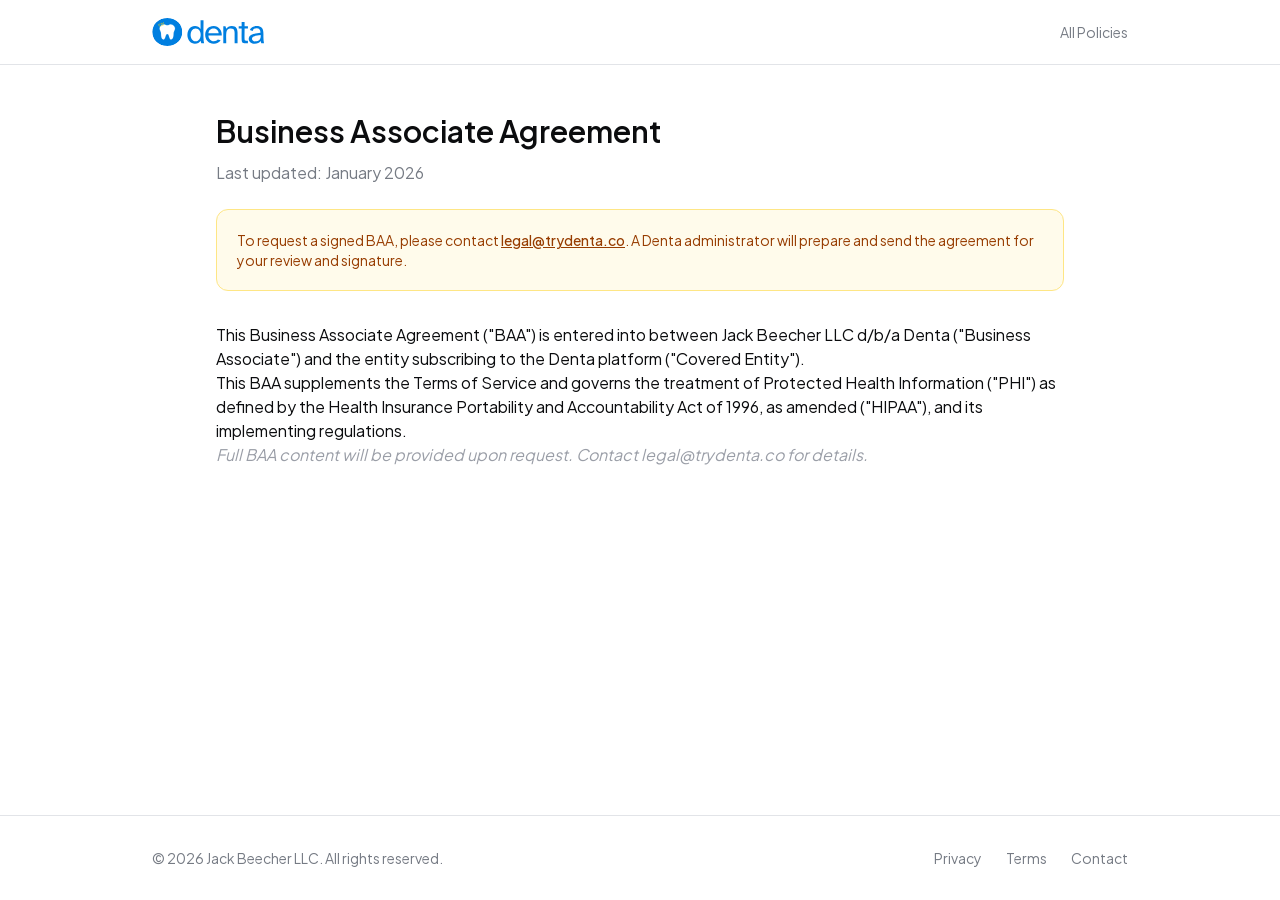
<file: legal/baa.html>
<!DOCTYPE html><html lang="en"><head><meta charset="utf-8"><meta name="viewport" content="width=device-width, initial-scale=1"><link rel="preload" href="../assets/4ee71d90e0f663bd-s.p.33jraz4m6n5g3_dpldpl7XCx.woff2" as="font" crossorigin="" type="font/woff2"><link rel="preload" href="../assets/99e609270109b47d-s.p.40sczeszzbjw1_dpldpl7XCx.woff2" as="font" crossorigin="" type="font/woff2"><link rel="preload" href="../assets/c47649aa31f9e140-s.p.3lxpqujs87tck_dpldpl7XCx.woff2" as="font" crossorigin="" type="font/woff2"><link rel="preload" href="../assets/e4505858a30c79c2-s.p.0tlhhw_qyyfys_dpldpl7XCx.woff2" as="font" crossorigin="" type="font/woff2"><link rel="preload" href="../assets/effe91970fc4db64-s.p.0oace-s_gkfks_dpldpl7XCx.woff2" as="font" crossorigin="" type="font/woff2"><link rel="preload" href="../assets/f36318c221c6c961-s.p.0u-o0s5dp82ve_dpldpl7XCx.woff2" as="font" crossorigin="" type="font/woff2"><link rel="preload" href="../assets/fba5a26ea33df6a3-s.p.18rizl4rsrl42_dpldpl7XCx.woff2" as="font" crossorigin="" type="font/woff2"><link rel="stylesheet" href="../assets/3vatel4nnia17_dpldpl7XCx.css" data-precedence="next"><link rel="preload" as="script" fetchpriority="low" href="../assets/35_s3-7hke9v0_dpldpl7XCx.js"><script src="../assets/0avlm5dt36jfl_dpldpl7XCx.js" async=""></script><script src="../assets/0uahjjp_y9-2d_dpldpl7XCx.js" async=""></script><script src="../assets/21dvcbew0et90_dpldpl7XCx.js" async=""></script><script src="../assets/24a2rqj9u98e2_dpldpl7XCx.js" async=""></script><script src="../assets/0xhkm04rh8t9m_dpldpl7XCx.js" async=""></script><script src="../assets/turbopack-1rwpoyd0acp39_dpldpl7XCx.js" async=""></script><script src="../assets/3576ryhq7hadl_dpldpl7XCx.js" async=""></script><script src="../assets/36-b6bul2dirq_dpldpl7XCx.js" async=""></script><script src="../assets/3gy5fkhfecmb9_dpldpl7XCx.js" async=""></script><script src="../assets/222_rv5rc8k6u_dpldpl7XCx.js" async=""></script><script src="../assets/0g-twb30zlv8f_dpldpl7XCx.js" async=""></script><script src="../assets/0a0di2it2-wgd_dpldpl7XCx.js" async=""></script><script src="../assets/4339bhrhubuh3_dpldpl7XCx.js" async=""></script><meta name="next-size-adjust" content=""><title>Business Associate Agreement | Denta | Denta</title><meta name="description" content="HIPAA Business Associate Agreement for Denta by Jack Beecher LLC."><meta name="keywords" content="dental analytics,dental practice analytics,dental KPI tracking,dental benchmarking,dental AI,DSO analytics,dental production tracking,dental collections analytics,dental practice management,dental data platform"><meta name="robots" content="index, follow"><meta property="og:title" content="Denta — Dental Analytics &amp; AI for Your Practice"><meta property="og:description" content="Turn your practice data into clarity. Track production, collections, provider KPIs, and P&amp;L across every location."><meta property="og:url" content="https://trydenta.co"><meta property="og:site_name" content="Denta"><meta property="og:image" content="https://www.trydenta.co/opengraph-image?5c11db0cf49fe960"><meta property="og:image:type" content="image/png"><meta property="og:image:width" content="1200"><meta property="og:image:height" content="630"><meta property="og:image:alt" content="Denta: The dental practice that runs itself"><meta property="og:type" content="website"><meta name="twitter:card" content="summary_large_image"><meta name="twitter:title" content="Denta — Dental Analytics &amp; AI for Your Practice"><meta name="twitter:description" content="Turn your practice data into clarity. Track production, collections, provider KPIs, and P&amp;L across every location."><meta name="twitter:image" content="https://www.trydenta.co/opengraph-image?5c11db0cf49fe960"><meta name="twitter:image:alt" content="Denta: The dental practice that runs itself"><meta name="twitter:image:type" content="image/png"><meta name="twitter:image:width" content="1200"><meta name="twitter:image:height" content="630"><link rel="icon" href="../assets/icon_icon03kxlr.svg" sizes="any" type="image/svg+xml"><meta name="sentry-trace" content="f7577b61d61d4aba2dfc1c19b1b0d094-c05f01efc4c02fb0-1"><meta name="baggage" content="sentry-environment=production,sentry-release=6313395384a1bf2260d540c55b9eb299375fd762,sentry-public_key=9f2a958cee1a43435d101fb4e38621c1,sentry-trace_id=f7577b61d61d4aba2dfc1c19b1b0d094,sentry-org_id=4510902486958080,sentry-transaction=GET%20%2Flegal%2Fbaa,sentry-sampled=true,sentry-sample_rand=0.397686001615948,sentry-sample_rate=1"><script src="../assets/0cz1d0mv5g_q7_dpldpl7XCx.js" nomodule=""></script><script src="../assets/script.js" data-sdkn="@vercel/analytics/next" data-sdkv="2.0.1" data-disable-auto-track="1" data-view-endpoint="/71e8fcf49ccd6d9e/view" data-event-endpoint="/71e8fcf49ccd6d9e/event" data-session-endpoint="/71e8fcf49ccd6d9e/session" defer=""></script></head><body class="plus_jakarta_sans_f7453609-module__Jmuy9q__variable jetbrains_mono_5061e47c-module__PgjNRa__variable hanken_grotesk_6256d4d9-module__H8NnCa__variable eb_garamond_887c64e7-module__BAH9mq__variable ibm_plex_mono_cefa2ee7-module__SCfLgq__variable antialiased"><div hidden=""><!--$--><!--/$--></div><div class="min-h-screen bg-white flex flex-col"><header class="border-b border-gray-200"><div class="max-w-5xl mx-auto px-6 h-16 flex items-center justify-between"><a href="../index.html"><img alt="Denta" loading="lazy" width="128" height="32" decoding="async" data-nimg="1" class="h-7 w-auto" style="color:transparent" src="../assets/logo-horizontal-sm_dpldpl7XCx.svg"></a><a class="text-sm text-gray-500 hover:text-gray-900 transition-colors" href="../legal.html">All Policies</a></div></header><main class="flex-1"><div class="max-w-4xl mx-auto px-6 py-12"><div><h1 class="text-3xl font-semibold text-gray-900 mb-3">Business Associate Agreement</h1><p class="text-gray-500 mb-6">Last updated: January 2026</p><div class="bg-amber-50 border border-amber-200 rounded-xl p-5 mb-8"><p class="text-sm text-amber-800">To request a signed BAA, please contact<!-- --> <a href="mailto:legal@trydenta.co" class="underline font-medium">legal@trydenta.co</a>. A Denta administrator will prepare and send the agreement for your review and signature.</p></div><div class="prose prose-gray max-w-none"><p>This Business Associate Agreement ("BAA") is entered into between Jack Beecher LLC d/b/a Denta ("Business Associate") and the entity subscribing to the Denta platform ("Covered Entity").</p><p>This BAA supplements the Terms of Service and governs the treatment of Protected Health Information ("PHI") as defined by the Health Insurance Portability and Accountability Act of 1996, as amended ("HIPAA"), and its implementing regulations.</p><p class="text-gray-400 italic">Full BAA content will be provided upon request. Contact legal@trydenta.co for details.</p></div></div><!--$--><!--/$--></div></main><footer class="border-t border-gray-200"><div class="max-w-5xl mx-auto px-6 py-8"><div class="flex flex-col sm:flex-row justify-between items-center gap-4"><p class="text-sm text-gray-500">© <!-- -->2026<!-- --> Jack Beecher LLC. All rights reserved.</p><div class="flex items-center gap-6"><a class="text-sm text-gray-500 hover:text-gray-900" href="../legal/privacy.html">Privacy</a><a class="text-sm text-gray-500 hover:text-gray-900" href="../legal/terms.html">Terms</a><a href="mailto:support@trydenta.co" class="text-sm text-gray-500 hover:text-gray-900">Contact</a></div></div></div></footer></div><script type="text/javascript" crossorigin="anonymous" src="https://us-assets.i.posthog.com/static/surveys.js?v=1.396.6"></script><script type="text/javascript" crossorigin="anonymous" src="https://us-assets.i.posthog.com/array/phc_o4NJNjfPgX9KcsQNbihQ3Mqxy8zvRo4t6fkjMmDrLSUo/config.js"></script><script type="text/javascript" crossorigin="anonymous" src="https://us-assets.i.posthog.com/static/dead-clicks-autocapture.js?v=1.396.6"></script><script type="text/javascript" crossorigin="anonymous" src="https://us-assets.i.posthog.com/static/web-vitals.js?v=1.396.6"></script><script src="../assets/35_s3-7hke9v0_dpldpl7XCx.js" id="_R_" async=""></script><script>(self.__next_f=self.__next_f||[]).push([0])</script><script>self.__next_f.push([1,"1:\"$Sreact.fragment\"\n2:I[900639,[\"/_next/static/chunks/3576ryhq7hadl.js?dpl=dpl_7XCxFSYbjFN6HqWGfjbtyZgSN7Dq\",\"/_next/static/chunks/36-b6bul2dirq.js?dpl=dpl_7XCxFSYbjFN6HqWGfjbtyZgSN7Dq\"],\"default\"]\n3:I[700563,[\"/_next/static/chunks/3576ryhq7hadl.js?dpl=dpl_7XCxFSYbjFN6HqWGfjbtyZgSN7Dq\",\"/_next/static/chunks/36-b6bul2dirq.js?dpl=dpl_7XCxFSYbjFN6HqWGfjbtyZgSN7Dq\"],\"PostHogProvider\"]\n4:I[234320,[\"/_next/static/chunks/3gy5fkhfecmb9.js?dpl=dpl_7XCxFSYbjFN6HqWGfjbtyZgSN7Dq\",\"/_next/static/chunks/222_rv5rc8k6u.js?dpl=dpl_7XCxFSYbjFN6HqWGfjbtyZgSN7Dq\"],\"default\"]\n5:I[222975,[\"/_next/static/chunks/3gy5fkhfecmb9.js?dpl=dpl_7XCxFSYbjFN6HqWGfjbtyZgSN7Dq\",\"/_next/static/chunks/222_rv5rc8k6u.js?dpl=dpl_7XCxFSYbjFN6HqWGfjbtyZgSN7Dq\"],\"default\"]\n6:I[807369,[\"/_next/static/chunks/3576ryhq7hadl.js?dpl=dpl_7XCxFSYbjFN6HqWGfjbtyZgSN7Dq\",\"/_next/static/chunks/36-b6bul2dirq.js?dpl=dpl_7XCxFSYbjFN6HqWGfjbtyZgSN7Dq\"],\"Analytics\"]\n7:I[984149,[\"/_next/static/chunks/3576ryhq7hadl.js?dpl=dpl_7XCxFSYbjFN6HqWGfjbtyZgSN7Dq\",\"/_next/static/chunks/36-b6bul2dirq.js?dpl=dpl_7XCxFSYbjFN6HqWGfjbtyZgSN7Dq\",\"/_next/static/chunks/0g-twb30zlv8f.js?dpl=dpl_7XCxFSYbjFN6HqWGfjbtyZgSN7Dq\"],\"\"]\n8:I[474707,[\"/_next/static/chunks/3576ryhq7hadl.js?dpl=dpl_7XCxFSYbjFN6HqWGfjbtyZgSN7Dq\",\"/_next/static/chunks/36-b6bul2dirq.js?dpl=dpl_7XCxFSYbjFN6HqWGfjbtyZgSN7Dq\",\"/_next/static/chunks/0g-twb30zlv8f.js?dpl=dpl_7XCxFSYbjFN6HqWGfjbtyZgSN7Dq\"],\"Image\"]\nd:I[566083,[\"/_next/static/chunks/3576ryhq7hadl.js?dpl=dpl_7XCxFSYbjFN6HqWGfjbtyZgSN7Dq\",\"/_next/static/chunks/36-b6bul2dirq.js?dpl=dpl_7XCxFSYbjFN6HqWGfjbtyZgSN7Dq\",\"/_next/static/chunks/0a0di2it2-wgd.js?dpl=dpl_7XCxFSYbjFN6HqWGfjbtyZgSN7Dq\",\"/_next/static/chunks/4339bhrhubuh3.js?dpl=dpl_7XCxFSYbjFN6HqWGfjbtyZgSN7Dq\"],\"default\"]\n:HL[\"/_next/static/chunks/3vatel4nnia17.css?dpl=dpl_7XCxFSYbjFN6HqWGfjbtyZgSN7Dq\",\"style\"]\n:HL[\"/_next/static/media/4ee71d90e0f663bd-s.p.33jraz4m6n5g3.woff2?dpl=dpl_7XCxFSYbjFN6HqWGfjbtyZgSN7Dq\",\"font\",{\"crossOrigin\":\"\",\"type\":\"font/woff2\"}]\n:HL[\"/_next/static/media/99e609270109b47d-s.p.40sczeszzbjw1.woff2?dpl=dpl_7XCxFSYbjFN6HqWGfjbtyZgSN7Dq\",\"font\",{\"crossOrigin\":\"\",\"type\":\"font/woff2\"}]\n:HL[\"/_next/static/media/c47649aa31f9e140-s.p.3lxpqujs87tck.woff2?dpl=dpl_7XCxFSYbjFN6HqWGfjbtyZgSN7Dq\",\"font\",{\"crossOrigin\":\"\",\"type\":\"font/woff2\"}]\n:HL[\"/_next/static/media/e4505858a30c79c2-s.p.0tlhhw_qyyfys.woff2?dpl=dpl_7XCxFSYbjFN6HqWGfjbtyZgSN7Dq\",\"font\",{\"crossOrigin\":\"\",\"type\":\"font/woff2\"}]\n:HL[\"/_next/static/media/effe91970fc4db64-s.p.0oace-s_gkfks.woff2?dpl=dpl_7XCxFSYbjFN6HqWGfjbtyZgSN7Dq\",\"font\",{\"crossOrigin\":\"\",\"type\":\"font/woff2\"}]\n:HL[\"/_next/static/media/f36318c221c6c961-s.p.0u-o0s5dp82ve.woff2?dpl=dpl_7XCxFSYbjFN6HqWGfjbtyZgSN7Dq\",\"font\",{\"crossOrigin\":\"\",\"type\":\"font/woff2\"}]\n:HL[\"/_next/static/media/fba5a26ea33df6a3-s.p.18rizl4rsrl42.woff2?dpl=dpl_7XCxFSYbjFN6HqWGfjbtyZgSN7Dq\",\"font\",{\"crossOrigin\":\"\",\"type\":\"font/woff2\"}]\n"])</script><script>self.__next_f.push([1,"0:{\"P\":null,\"c\":[\"\",\"legal\",\"baa\"],\"q\":\"\",\"i\":false,\"f\":[[[\"\",{\"children\":[\"legal\",{\"children\":[\"baa\",{\"children\":[\"__PAGE__\",{}]}]}]},\"$undefined\",\"$undefined\",16],[[\"$\",\"$1\",\"c\",{\"children\":[[[\"$\",\"link\",\"0\",{\"rel\":\"stylesheet\",\"href\":\"/_next/static/chunks/3vatel4nnia17.css?dpl=dpl_7XCxFSYbjFN6HqWGfjbtyZgSN7Dq\",\"precedence\":\"next\",\"crossOrigin\":\"$undefined\",\"nonce\":\"$undefined\"}],[\"$\",\"script\",\"script-0\",{\"src\":\"/_next/static/chunks/3576ryhq7hadl.js?dpl=dpl_7XCxFSYbjFN6HqWGfjbtyZgSN7Dq\",\"async\":true,\"nonce\":\"$undefined\"}],[\"$\",\"script\",\"script-1\",{\"src\":\"/_next/static/chunks/36-b6bul2dirq.js?dpl=dpl_7XCxFSYbjFN6HqWGfjbtyZgSN7Dq\",\"async\":true,\"nonce\":\"$undefined\"}]],[\"$\",\"html\",null,{\"lang\":\"en\",\"children\":[[\"$\",\"head\",null,{}],[\"$\",\"body\",null,{\"className\":\"plus_jakarta_sans_f7453609-module__Jmuy9q__variable jetbrains_mono_5061e47c-module__PgjNRa__variable hanken_grotesk_6256d4d9-module__H8NnCa__variable eb_garamond_887c64e7-module__BAH9mq__variable ibm_plex_mono_cefa2ee7-module__SCfLgq__variable antialiased\",\"children\":[[\"$\",\"$L2\",null,{}],[\"$\",\"$L3\",null,{\"children\":[\"$\",\"$L4\",null,{\"parallelRouterKey\":\"children\",\"error\":\"$undefined\",\"errorStyles\":\"$undefined\",\"errorScripts\":\"$undefined\",\"template\":[\"$\",\"$L5\",null,{}],\"templateStyles\":\"$undefined\",\"templateScripts\":\"$undefined\",\"notFound\":[[[\"$\",\"title\",null,{\"children\":\"404: This page could not be found.\"}],[\"$\",\"div\",null,{\"style\":{\"fontFamily\":\"system-ui,\\\"Segoe UI\\\",Roboto,Helvetica,Arial,sans-serif,\\\"Apple Color Emoji\\\",\\\"Segoe UI Emoji\\\"\",\"height\":\"100vh\",\"textAlign\":\"center\",\"display\":\"flex\",\"flexDirection\":\"column\",\"alignItems\":\"center\",\"justifyContent\":\"center\"},\"children\":[\"$\",\"div\",null,{\"children\":[[\"$\",\"style\",null,{\"dangerouslySetInnerHTML\":{\"__html\":\"body{color:#000;background:#fff;margin:0}.next-error-h1{border-right:1px solid rgba(0,0,0,.3)}@media (prefers-color-scheme:dark){body{color:#fff;background:#000}.next-error-h1{border-right:1px solid rgba(255,255,255,.3)}}\"}}],[\"$\",\"h1\",null,{\"className\":\"next-error-h1\",\"style\":{\"display\":\"inline-block\",\"margin\":\"0 20px 0 0\",\"padding\":\"0 23px 0 0\",\"fontSize\":24,\"fontWeight\":500,\"verticalAlign\":\"top\",\"lineHeight\":\"49px\"},\"children\":404}],[\"$\",\"div\",null,{\"style\":{\"display\":\"inline-block\"},\"children\":[\"$\",\"h2\",null,{\"style\":{\"fontSize\":14,\"fontWeight\":400,\"lineHeight\":\"49px\",\"margin\":0},\"children\":\"This page could not be found.\"}]}]]}]}]],[]],\"forbidden\":\"$undefined\",\"unauthorized\":\"$undefined\"}]}],[\"$\",\"$L6\",null,{}]]}]]}]]}],{\"children\":[[\"$\",\"$1\",\"c\",{\"children\":[[[\"$\",\"script\",\"script-0\",{\"src\":\"/_next/static/chunks/0g-twb30zlv8f.js?dpl=dpl_7XCxFSYbjFN6HqWGfjbtyZgSN7Dq\",\"async\":true,\"nonce\":\"$undefined\"}]],[\"$\",\"div\",null,{\"className\":\"min-h-screen bg-white flex flex-col\",\"children\":[[\"$\",\"header\",null,{\"className\":\"border-b border-gray-200\",\"children\":[\"$\",\"div\",null,{\"className\":\"max-w-5xl mx-auto px-6 h-16 flex items-center justify-between\",\"children\":[[\"$\",\"$L7\",null,{\"href\":\"/\",\"children\":[\"$\",\"$L8\",null,{\"src\":\"/brand/logo-horizontal-sm.svg\",\"alt\":\"Denta\",\"width\":128,\"height\":32,\"className\":\"h-7 w-auto\"}]}],[\"$\",\"$L7\",null,{\"href\":\"/legal\",\"className\":\"text-sm text-gray-500 hover:text-gray-900 transition-colors\",\"children\":\"All Policies\"}]]}]}],[\"$\",\"main\",null,{\"className\":\"flex-1\",\"children\":[\"$\",\"div\",null,{\"className\":\"max-w-4xl mx-auto px-6 py-12\",\"children\":[\"$\",\"$L4\",null,{\"parallelRouterKey\":\"children\",\"error\":\"$undefined\",\"errorStyles\":\"$undefined\",\"errorScripts\":\"$undefined\",\"template\":[\"$\",\"$L5\",null,{}],\"templateStyles\":\"$undefined\",\"templateScripts\":\"$undefined\",\"notFound\":\"$undefined\",\"forbidden\":\"$undefined\",\"unauthorized\":\"$undefined\"}]}]}],[\"$\",\"footer\",null,{\"className\":\"border-t border-gray-200\",\"children\":[\"$\",\"div\",null,{\"className\":\"max-w-5xl mx-auto px-6 py-8\",\"children\":[\"$\",\"div\",null,{\"className\":\"flex flex-col sm:flex-row justify-between items-center gap-4\",\"children\":[[\"$\",\"p\",null,{\"className\":\"text-sm text-gray-500\",\"children\":[\"© \",2026,\" Jack Beecher LLC. All rights reserved.\"]}],[\"$\",\"div\",null,{\"className\":\"flex items-center gap-6\",\"children\":[[\"$\",\"$L7\",null,{\"href\":\"/legal/privacy\",\"className\":\"text-sm text-gray-500 hover:text-gray-900\",\"children\":\"Privacy\"}],[\"$\",\"$L7\",null,{\"href\":\"/legal/terms\",\"className\":\"text-sm text-gray-500 hover:text-gray-900\",\"children\":\"Terms\"}],[\"$\",\"a\",null,{\"href\":\"mailto:support@trydenta.co\",\"className\":\"text-sm text-gray-500 hover:text-gray-900\",\"children\":\"Contact\"}]]}]]}]}]}]]}]]}],{\"children\":[[\"$\",\"$1\",\"c\",{\"children\":[null,[\"$\",\"$L4\",null,{\"parallelRouterKey\":\"children\",\"error\":\"$undefined\",\"errorStyles\":\"$undefined\",\"errorScripts\":\"$undefined\",\"template\":[\"$\",\"$L5\",null,{}],\"templateStyles\":\"$undefined\",\"templateScripts\":\"$undefined\",\"notFound\":\"$undefined\",\"forbidden\":\"$undefined\",\"unauthorized\":\"$undefined\"}]]}],{\"children\":[[\"$\",\"$1\",\"c\",{\"children\":[\"$L9\",null,\"$La\"]}],{},null,false,null]},null,false,\"$@b\"]},null,false,null]},null,false,null],\"$Lc\",false]],\"m\":\"$undefined\",\"G\":[\"$d\",[\"$Le\"]],\"S\":true,\"h\":null,\"s\":\"$undefined\",\"l\":\"$undefined\",\"p\":\"$undefined\",\"d\":\"$undefined\"}\n"])</script><script>self.__next_f.push([1,"f:I[348136,[\"/_next/static/chunks/3gy5fkhfecmb9.js?dpl=dpl_7XCxFSYbjFN6HqWGfjbtyZgSN7Dq\",\"/_next/static/chunks/222_rv5rc8k6u.js?dpl=dpl_7XCxFSYbjFN6HqWGfjbtyZgSN7Dq\"],\"OutletBoundary\"]\n10:\"$Sreact.suspense\"\n13:I[348136,[\"/_next/static/chunks/3gy5fkhfecmb9.js?dpl=dpl_7XCxFSYbjFN6HqWGfjbtyZgSN7Dq\",\"/_next/static/chunks/222_rv5rc8k6u.js?dpl=dpl_7XCxFSYbjFN6HqWGfjbtyZgSN7Dq\"],\"ViewportBoundary\"]\n15:I[348136,[\"/_next/static/chunks/3gy5fkhfecmb9.js?dpl=dpl_7XCxFSYbjFN6HqWGfjbtyZgSN7Dq\",\"/_next/static/chunks/222_rv5rc8k6u.js?dpl=dpl_7XCxFSYbjFN6HqWGfjbtyZgSN7Dq\"],\"MetadataBoundary\"]\n"])</script><script>self.__next_f.push([1,"9:[\"$\",\"div\",null,{\"children\":[[\"$\",\"h1\",null,{\"className\":\"text-3xl font-semibold text-gray-900 mb-3\",\"children\":\"Business Associate Agreement\"}],[\"$\",\"p\",null,{\"className\":\"text-gray-500 mb-6\",\"children\":\"Last updated: January 2026\"}],[\"$\",\"div\",null,{\"className\":\"bg-amber-50 border border-amber-200 rounded-xl p-5 mb-8\",\"children\":[\"$\",\"p\",null,{\"className\":\"text-sm text-amber-800\",\"children\":[\"To request a signed BAA, please contact\",\" \",[\"$\",\"a\",null,{\"href\":\"mailto:legal@trydenta.co\",\"className\":\"underline font-medium\",\"children\":\"legal@trydenta.co\"}],\". A Denta administrator will prepare and send the agreement for your review and signature.\"]}]}],[\"$\",\"div\",null,{\"className\":\"prose prose-gray max-w-none\",\"children\":[[\"$\",\"p\",null,{\"children\":\"This Business Associate Agreement (\\\"BAA\\\") is entered into between Jack Beecher LLC d/b/a Denta (\\\"Business Associate\\\") and the entity subscribing to the Denta platform (\\\"Covered Entity\\\").\"}],[\"$\",\"p\",null,{\"children\":\"This BAA supplements the Terms of Service and governs the treatment of Protected Health Information (\\\"PHI\\\") as defined by the Health Insurance Portability and Accountability Act of 1996, as amended (\\\"HIPAA\\\"), and its implementing regulations.\"}],[\"$\",\"p\",null,{\"className\":\"text-gray-400 italic\",\"children\":\"Full BAA content will be provided upon request. Contact legal@trydenta.co for details.\"}]]}]]}]\n"])</script><script>self.__next_f.push([1,"a:[\"$\",\"$Lf\",null,{\"children\":[\"$\",\"$10\",null,{\"name\":\"Next.MetadataOutlet\",\"children\":\"$@11\"}]}]\n12:[]\nb:\"$W12\"\nc:[\"$\",\"$1\",\"h\",{\"children\":[null,[\"$\",\"$L13\",null,{\"children\":\"$L14\"}],[\"$\",\"div\",null,{\"hidden\":true,\"children\":[\"$\",\"$L15\",null,{\"children\":[\"$\",\"$10\",null,{\"name\":\"Next.Metadata\",\"children\":\"$L16\"}]}]}],[\"$\",\"meta\",null,{\"name\":\"next-size-adjust\",\"content\":\"\"}]]}]\ne:[\"$\",\"link\",\"0\",{\"rel\":\"stylesheet\",\"href\":\"/_next/static/chunks/3vatel4nnia17.css?dpl=dpl_7XCxFSYbjFN6HqWGfjbtyZgSN7Dq\",\"precedence\":\"next\",\"crossOrigin\":\"$undefined\",\"nonce\":\"$undefined\"}]\n"])</script><script>self.__next_f.push([1,"14:[[\"$\",\"meta\",\"0\",{\"charSet\":\"utf-8\"}],[\"$\",\"meta\",\"1\",{\"name\":\"viewport\",\"content\":\"width=device-width, initial-scale=1\"}]]\n"])</script><script>self.__next_f.push([1,"17:I[933979,[\"/_next/static/chunks/3gy5fkhfecmb9.js?dpl=dpl_7XCxFSYbjFN6HqWGfjbtyZgSN7Dq\",\"/_next/static/chunks/222_rv5rc8k6u.js?dpl=dpl_7XCxFSYbjFN6HqWGfjbtyZgSN7Dq\"],\"IconMark\"]\n11:null\n"])</script><script>self.__next_f.push([1,"16:[[\"$\",\"title\",\"0\",{\"children\":\"Business Associate Agreement | Denta | Denta\"}],[\"$\",\"meta\",\"1\",{\"name\":\"description\",\"content\":\"HIPAA Business Associate Agreement for Denta by Jack Beecher LLC.\"}],[\"$\",\"meta\",\"2\",{\"name\":\"keywords\",\"content\":\"dental analytics,dental practice analytics,dental KPI tracking,dental benchmarking,dental AI,DSO analytics,dental production tracking,dental collections analytics,dental practice management,dental data platform\"}],[\"$\",\"meta\",\"3\",{\"name\":\"robots\",\"content\":\"index, follow\"}],[\"$\",\"meta\",\"4\",{\"property\":\"og:title\",\"content\":\"Denta — Dental Analytics \u0026 AI for Your Practice\"}],[\"$\",\"meta\",\"5\",{\"property\":\"og:description\",\"content\":\"Turn your practice data into clarity. Track production, collections, provider KPIs, and P\u0026L across every location.\"}],[\"$\",\"meta\",\"6\",{\"property\":\"og:url\",\"content\":\"https://trydenta.co\"}],[\"$\",\"meta\",\"7\",{\"property\":\"og:site_name\",\"content\":\"Denta\"}],[\"$\",\"meta\",\"8\",{\"property\":\"og:image\",\"content\":\"https://www.trydenta.co/opengraph-image?5c11db0cf49fe960\"}],[\"$\",\"meta\",\"9\",{\"property\":\"og:image:type\",\"content\":\"image/png\"}],[\"$\",\"meta\",\"10\",{\"property\":\"og:image:width\",\"content\":\"1200\"}],[\"$\",\"meta\",\"11\",{\"property\":\"og:image:height\",\"content\":\"630\"}],[\"$\",\"meta\",\"12\",{\"property\":\"og:image:alt\",\"content\":\"Denta: The dental practice that runs itself\"}],[\"$\",\"meta\",\"13\",{\"property\":\"og:type\",\"content\":\"website\"}],[\"$\",\"meta\",\"14\",{\"name\":\"twitter:card\",\"content\":\"summary_large_image\"}],[\"$\",\"meta\",\"15\",{\"name\":\"twitter:title\",\"content\":\"Denta — Dental Analytics \u0026 AI for Your Practice\"}],[\"$\",\"meta\",\"16\",{\"name\":\"twitter:description\",\"content\":\"Turn your practice data into clarity. Track production, collections, provider KPIs, and P\u0026L across every location.\"}],[\"$\",\"meta\",\"17\",{\"name\":\"twitter:image\",\"content\":\"https://www.trydenta.co/opengraph-image?5c11db0cf49fe960\"}],[\"$\",\"meta\",\"18\",{\"name\":\"twitter:image:alt\",\"content\":\"Denta: The dental practice that runs itself\"}],[\"$\",\"meta\",\"19\",{\"name\":\"twitter:image:type\",\"content\":\"image/png\"}],[\"$\",\"meta\",\"20\",{\"name\":\"twitter:image:width\",\"content\":\"1200\"}],[\"$\",\"meta\",\"21\",{\"name\":\"twitter:image:height\",\"content\":\"630\"}],[\"$\",\"link\",\"22\",{\"rel\":\"icon\",\"href\":\"/icon.svg?icon.03kxlr2h6xfx_.svg\",\"sizes\":\"any\",\"type\":\"image/svg+xml\"}],[\"$\",\"$L17\",\"23\",{}]]\n"])</script><next-route-announcer style="position: absolute;"></next-route-announcer></body></html>
</file>
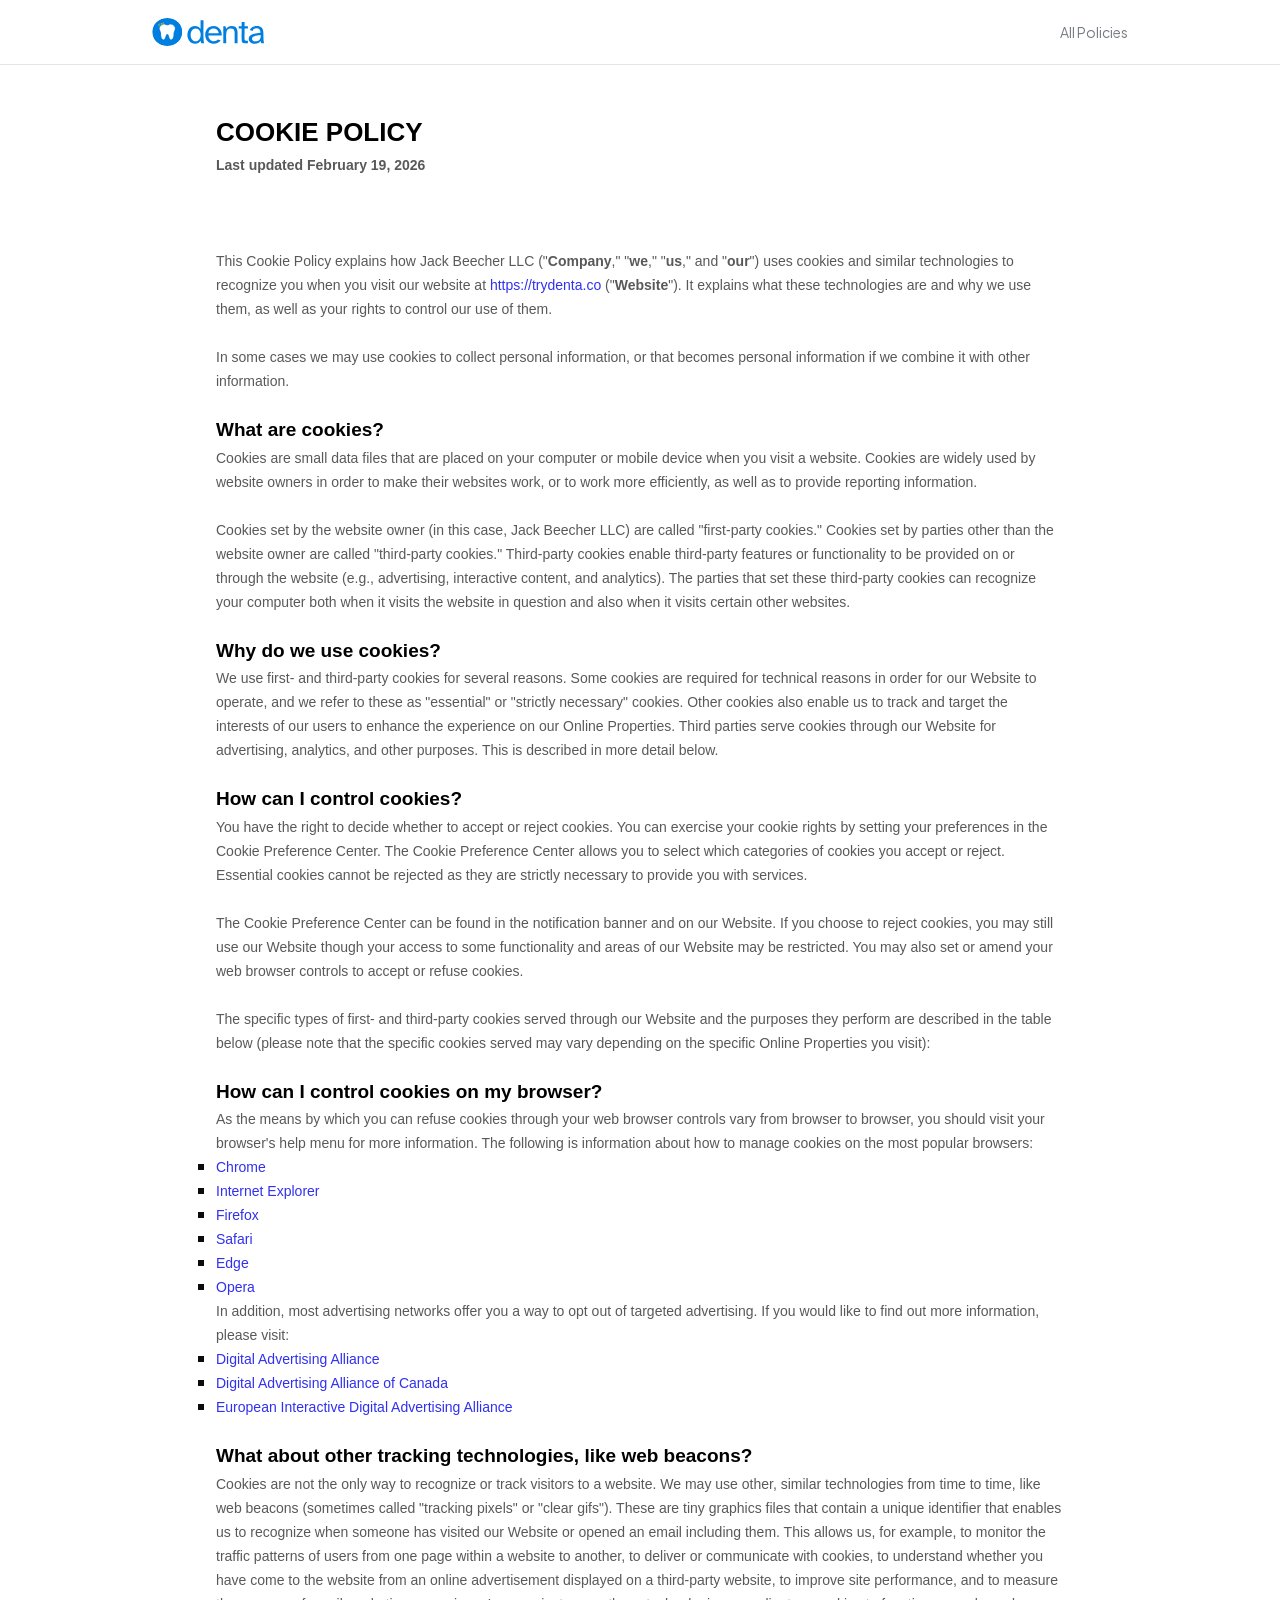
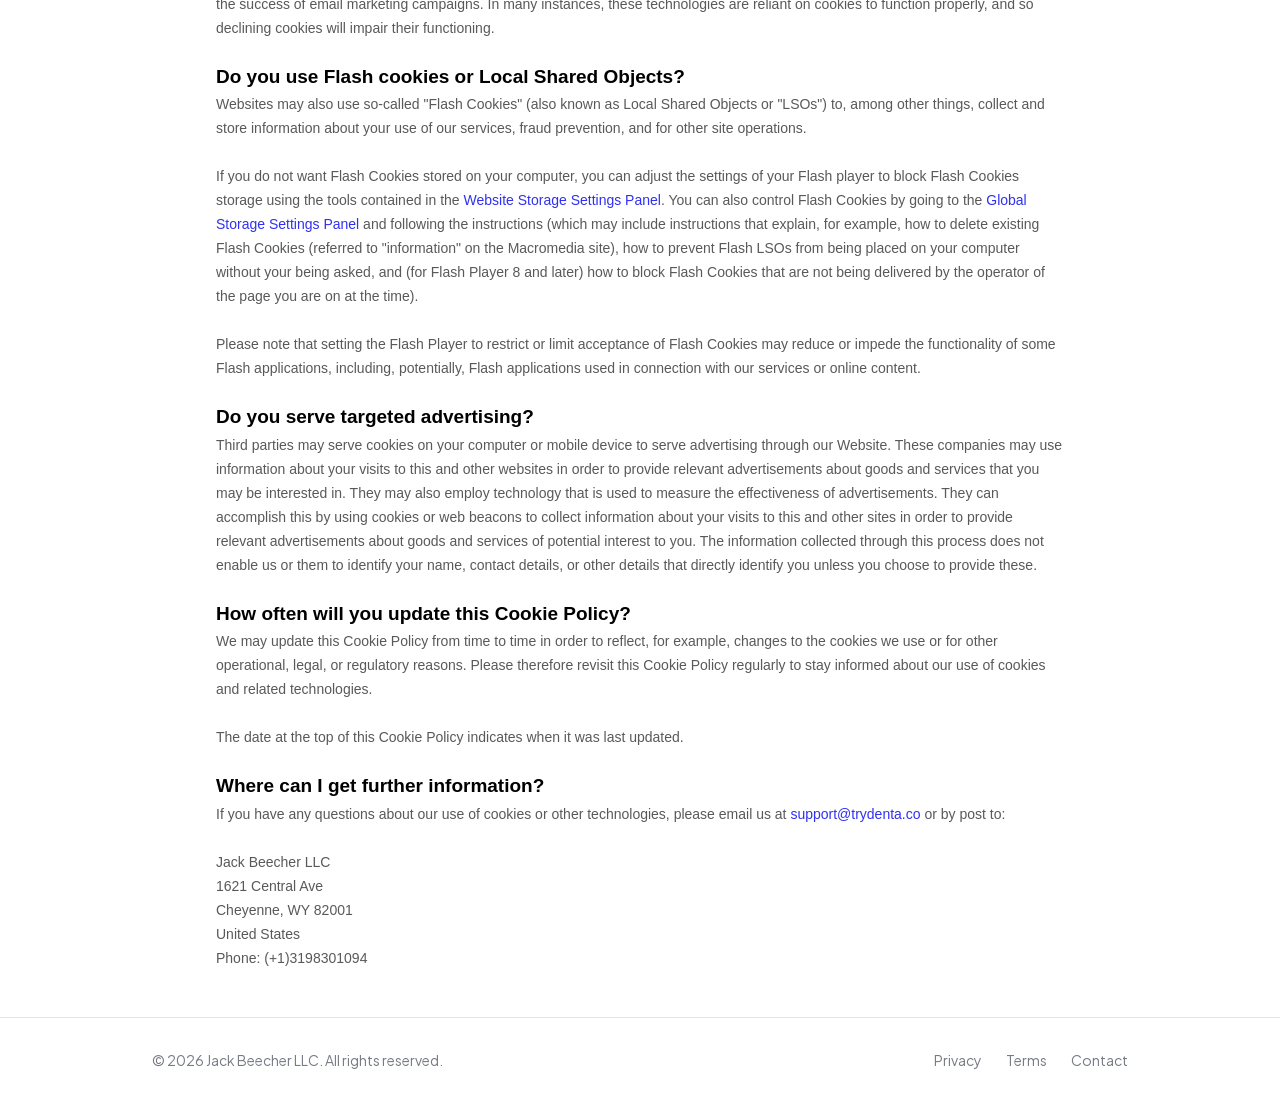
<file: legal/cookies.html>
<!DOCTYPE html><html lang="en"><head><link rel="stylesheet" href="../assets/3vatel4nnia17_dpldpl7XCx.css" data-precedence="next"><script src="../assets/0avlm5dt36jfl_dpldpl7XCx.js" async=""></script><script src="../assets/0uahjjp_y9-2d_dpldpl7XCx.js" async=""></script><script src="../assets/21dvcbew0et90_dpldpl7XCx.js" async=""></script><script src="../assets/24a2rqj9u98e2_dpldpl7XCx.js" async=""></script><script src="../assets/0xhkm04rh8t9m_dpldpl7XCx.js" async=""></script><script src="../assets/turbopack-1rwpoyd0acp39_dpldpl7XCx.js" async=""></script><script src="../assets/3576ryhq7hadl_dpldpl7XCx.js" async=""></script><script src="../assets/36-b6bul2dirq_dpldpl7XCx.js" async=""></script><script src="../assets/3gy5fkhfecmb9_dpldpl7XCx.js" async=""></script><script src="../assets/222_rv5rc8k6u_dpldpl7XCx.js" async=""></script><script src="../assets/0g-twb30zlv8f_dpldpl7XCx.js" async=""></script><script src="../assets/0a0di2it2-wgd_dpldpl7XCx.js" async=""></script><script src="../assets/4339bhrhubuh3_dpldpl7XCx.js" async=""></script><script src="../assets/0cz1d0mv5g_q7_dpldpl7XCx.js" nomodule=""></script><meta charset="utf-8"><meta name="viewport" content="width=device-width, initial-scale=1"><title>Cookie Policy | Denta | Denta</title><meta name="description" content="Cookie Policy for Denta by Jack Beecher LLC."><meta name="keywords" content="dental analytics,dental practice analytics,dental KPI tracking,dental benchmarking,dental AI,DSO analytics,dental production tracking,dental collections analytics,dental practice management,dental data platform"><meta name="robots" content="index, follow"><meta property="og:title" content="Denta — Dental Analytics &amp; AI for Your Practice"><meta property="og:description" content="Turn your practice data into clarity. Track production, collections, provider KPIs, and P&amp;L across every location."><meta property="og:url" content="https://trydenta.co"><meta property="og:site_name" content="Denta"><meta property="og:image" content="https://www.trydenta.co/opengraph-image?5c11db0cf49fe960"><meta property="og:image:type" content="image/png"><meta property="og:image:width" content="1200"><meta property="og:image:height" content="630"><meta property="og:image:alt" content="Denta: The dental practice that runs itself"><meta property="og:type" content="website"><meta name="twitter:card" content="summary_large_image"><meta name="twitter:title" content="Denta — Dental Analytics &amp; AI for Your Practice"><meta name="twitter:description" content="Turn your practice data into clarity. Track production, collections, provider KPIs, and P&amp;L across every location."><meta name="twitter:image" content="https://www.trydenta.co/opengraph-image?5c11db0cf49fe960"><meta name="twitter:image:alt" content="Denta: The dental practice that runs itself"><meta name="twitter:image:type" content="image/png"><meta name="twitter:image:width" content="1200"><meta name="twitter:image:height" content="630"><link rel="icon" href="../assets/icon_icon03kxlr.svg" sizes="any" type="image/svg+xml"><meta name="next-size-adjust" content=""><script src="../assets/script.js" data-sdkn="@vercel/analytics/next" data-sdkv="2.0.1" data-disable-auto-track="1" data-view-endpoint="/71e8fcf49ccd6d9e/view" data-event-endpoint="/71e8fcf49ccd6d9e/event" data-session-endpoint="/71e8fcf49ccd6d9e/session" defer=""></script></head><body class="plus_jakarta_sans_f7453609-module__Jmuy9q__variable jetbrains_mono_5061e47c-module__PgjNRa__variable hanken_grotesk_6256d4d9-module__H8NnCa__variable eb_garamond_887c64e7-module__BAH9mq__variable ibm_plex_mono_cefa2ee7-module__SCfLgq__variable antialiased"><script type="text/javascript" crossorigin="anonymous" src="https://us-assets.i.posthog.com/static/surveys.js?v=1.396.6"></script><script type="text/javascript" crossorigin="anonymous" src="https://us-assets.i.posthog.com/array/phc_o4NJNjfPgX9KcsQNbihQ3Mqxy8zvRo4t6fkjMmDrLSUo/config.js"></script><script type="text/javascript" crossorigin="anonymous" src="https://us-assets.i.posthog.com/static/dead-clicks-autocapture.js?v=1.396.6"></script><script type="text/javascript" crossorigin="anonymous" src="https://us-assets.i.posthog.com/static/web-vitals.js?v=1.396.6"></script><script src="../assets/35_s3-7hke9v0_dpldpl7XCx.js" id="_R_" async=""></script><script>(self.__next_f=self.__next_f||[]).push([0])</script><script>self.__next_f.push([1,"1:\"$Sreact.fragment\"\n2:I[900639,[\"/_next/static/chunks/3576ryhq7hadl.js?dpl=dpl_7XCxFSYbjFN6HqWGfjbtyZgSN7Dq\",\"/_next/static/chunks/36-b6bul2dirq.js?dpl=dpl_7XCxFSYbjFN6HqWGfjbtyZgSN7Dq\"],\"default\"]\n3:I[700563,[\"/_next/static/chunks/3576ryhq7hadl.js?dpl=dpl_7XCxFSYbjFN6HqWGfjbtyZgSN7Dq\",\"/_next/static/chunks/36-b6bul2dirq.js?dpl=dpl_7XCxFSYbjFN6HqWGfjbtyZgSN7Dq\"],\"PostHogProvider\"]\n4:I[234320,[\"/_next/static/chunks/3gy5fkhfecmb9.js?dpl=dpl_7XCxFSYbjFN6HqWGfjbtyZgSN7Dq\",\"/_next/static/chunks/222_rv5rc8k6u.js?dpl=dpl_7XCxFSYbjFN6HqWGfjbtyZgSN7Dq\"],\"default\"]\n5:I[222975,[\"/_next/static/chunks/3gy5fkhfecmb9.js?dpl=dpl_7XCxFSYbjFN6HqWGfjbtyZgSN7Dq\",\"/_next/static/chunks/222_rv5rc8k6u.js?dpl=dpl_7XCxFSYbjFN6HqWGfjbtyZgSN7Dq\"],\"default\"]\n6:I[807369,[\"/_next/static/chunks/3576ryhq7hadl.js?dpl=dpl_7XCxFSYbjFN6HqWGfjbtyZgSN7Dq\",\"/_next/static/chunks/36-b6bul2dirq.js?dpl=dpl_7XCxFSYbjFN6HqWGfjbtyZgSN7Dq\"],\"Analytics\"]\n7:I[984149,[\"/_next/static/chunks/3576ryhq7hadl.js?dpl=dpl_7XCxFSYbjFN6HqWGfjbtyZgSN7Dq\",\"/_next/static/chunks/36-b6bul2dirq.js?dpl=dpl_7XCxFSYbjFN6HqWGfjbtyZgSN7Dq\",\"/_next/static/chunks/0g-twb30zlv8f.js?dpl=dpl_7XCxFSYbjFN6HqWGfjbtyZgSN7Dq\"],\"\"]\n8:I[474707,[\"/_next/static/chunks/3576ryhq7hadl.js?dpl=dpl_7XCxFSYbjFN6HqWGfjbtyZgSN7Dq\",\"/_next/static/chunks/36-b6bul2dirq.js?dpl=dpl_7XCxFSYbjFN6HqWGfjbtyZgSN7Dq\",\"/_next/static/chunks/0g-twb30zlv8f.js?dpl=dpl_7XCxFSYbjFN6HqWGfjbtyZgSN7Dq\"],\"Image\"]\nc:I[566083,[\"/_next/static/chunks/3576ryhq7hadl.js?dpl=dpl_7XCxFSYbjFN6HqWGfjbtyZgSN7Dq\",\"/_next/static/chunks/36-b6bul2dirq.js?dpl=dpl_7XCxFSYbjFN6HqWGfjbtyZgSN7Dq\",\"/_next/static/chunks/0a0di2it2-wgd.js?dpl=dpl_7XCxFSYbjFN6HqWGfjbtyZgSN7Dq\",\"/_next/static/chunks/4339bhrhubuh3.js?dpl=dpl_7XCxFSYbjFN6HqWGfjbtyZgSN7Dq\"],\"default\"]\n:HL[\"/_next/static/chunks/3vatel4nnia17.css?dpl=dpl_7XCxFSYbjFN6HqWGfjbtyZgSN7Dq\",\"style\"]\n:HL[\"/_next/static/media/4ee71d90e0f663bd-s.p.33jraz4m6n5g3.woff2?dpl=dpl_7XCxFSYbjFN6HqWGfjbtyZgSN7Dq\",\"font\",{\"crossOrigin\":\"\",\"type\":\"font/woff2\"}]\n:HL[\"/_next/static/media/99e609270109b47d-s.p.40sczeszzbjw1.woff2?dpl=dpl_7XCxFSYbjFN6HqWGfjbtyZgSN7Dq\",\"font\",{\"crossOrigin\":\"\",\"type\":\"font/woff2\"}]\n:HL[\"/_next/static/media/c47649aa31f9e140-s.p.3lxpqujs87tck.woff2?dpl=dpl_7XCxFSYbjFN6HqWGfjbtyZgSN7Dq\",\"font\",{\"crossOrigin\":\"\",\"type\":\"font/woff2\"}]\n:HL[\"/_next/static/media/e4505858a30c79c2-s.p.0tlhhw_qyyfys.woff2?dpl=dpl_7XCxFSYbjFN6HqWGfjbtyZgSN7Dq\",\"font\",{\"crossOrigin\":\"\",\"type\":\"font/woff2\"}]\n:HL[\"/_next/static/media/effe91970fc4db64-s.p.0oace-s_gkfks.woff2?dpl=dpl_7XCxFSYbjFN6HqWGfjbtyZgSN7Dq\",\"font\",{\"crossOrigin\":\"\",\"type\":\"font/woff2\"}]\n:HL[\"/_next/static/media/f36318c221c6c961-s.p.0u-o0s5dp82ve.woff2?dpl=dpl_7XCxFSYbjFN6HqWGfjbtyZgSN7Dq\",\"font\",{\"crossOrigin\":\"\",\"type\":\"font/woff2\"}]\n:HL[\"/_next/static/media/fba5a26ea33df6a3-s.p.18rizl4rsrl42.woff2?dpl=dpl_7XCxFSYbjFN6HqWGfjbtyZgSN7Dq\",\"font\",{\"crossOrigin\":\"\",\"type\":\"font/woff2\"}]\n"])</script><script>self.__next_f.push([1,"0:{\"P\":null,\"c\":[\"\",\"legal\",\"cookies\"],\"q\":\"\",\"i\":false,\"f\":[[[\"\",{\"children\":[\"legal\",{\"children\":[\"cookies\",{\"children\":[\"__PAGE__\",{}]}]}]},\"$undefined\",\"$undefined\",16],[[\"$\",\"$1\",\"c\",{\"children\":[[[\"$\",\"link\",\"0\",{\"rel\":\"stylesheet\",\"href\":\"/_next/static/chunks/3vatel4nnia17.css?dpl=dpl_7XCxFSYbjFN6HqWGfjbtyZgSN7Dq\",\"precedence\":\"next\",\"crossOrigin\":\"$undefined\",\"nonce\":\"$undefined\"}],[\"$\",\"script\",\"script-0\",{\"src\":\"/_next/static/chunks/3576ryhq7hadl.js?dpl=dpl_7XCxFSYbjFN6HqWGfjbtyZgSN7Dq\",\"async\":true,\"nonce\":\"$undefined\"}],[\"$\",\"script\",\"script-1\",{\"src\":\"/_next/static/chunks/36-b6bul2dirq.js?dpl=dpl_7XCxFSYbjFN6HqWGfjbtyZgSN7Dq\",\"async\":true,\"nonce\":\"$undefined\"}]],[\"$\",\"html\",null,{\"lang\":\"en\",\"children\":[[\"$\",\"head\",null,{}],[\"$\",\"body\",null,{\"className\":\"plus_jakarta_sans_f7453609-module__Jmuy9q__variable jetbrains_mono_5061e47c-module__PgjNRa__variable hanken_grotesk_6256d4d9-module__H8NnCa__variable eb_garamond_887c64e7-module__BAH9mq__variable ibm_plex_mono_cefa2ee7-module__SCfLgq__variable antialiased\",\"children\":[[\"$\",\"$L2\",null,{}],[\"$\",\"$L3\",null,{\"children\":[\"$\",\"$L4\",null,{\"parallelRouterKey\":\"children\",\"error\":\"$undefined\",\"errorStyles\":\"$undefined\",\"errorScripts\":\"$undefined\",\"template\":[\"$\",\"$L5\",null,{}],\"templateStyles\":\"$undefined\",\"templateScripts\":\"$undefined\",\"notFound\":[[[\"$\",\"title\",null,{\"children\":\"404: This page could not be found.\"}],[\"$\",\"div\",null,{\"style\":{\"fontFamily\":\"system-ui,\\\"Segoe UI\\\",Roboto,Helvetica,Arial,sans-serif,\\\"Apple Color Emoji\\\",\\\"Segoe UI Emoji\\\"\",\"height\":\"100vh\",\"textAlign\":\"center\",\"display\":\"flex\",\"flexDirection\":\"column\",\"alignItems\":\"center\",\"justifyContent\":\"center\"},\"children\":[\"$\",\"div\",null,{\"children\":[[\"$\",\"style\",null,{\"dangerouslySetInnerHTML\":{\"__html\":\"body{color:#000;background:#fff;margin:0}.next-error-h1{border-right:1px solid rgba(0,0,0,.3)}@media (prefers-color-scheme:dark){body{color:#fff;background:#000}.next-error-h1{border-right:1px solid rgba(255,255,255,.3)}}\"}}],[\"$\",\"h1\",null,{\"className\":\"next-error-h1\",\"style\":{\"display\":\"inline-block\",\"margin\":\"0 20px 0 0\",\"padding\":\"0 23px 0 0\",\"fontSize\":24,\"fontWeight\":500,\"verticalAlign\":\"top\",\"lineHeight\":\"49px\"},\"children\":404}],[\"$\",\"div\",null,{\"style\":{\"display\":\"inline-block\"},\"children\":[\"$\",\"h2\",null,{\"style\":{\"fontSize\":14,\"fontWeight\":400,\"lineHeight\":\"49px\",\"margin\":0},\"children\":\"This page could not be found.\"}]}]]}]}]],[]],\"forbidden\":\"$undefined\",\"unauthorized\":\"$undefined\"}]}],[\"$\",\"$L6\",null,{}]]}]]}]]}],{\"children\":[[\"$\",\"$1\",\"c\",{\"children\":[[[\"$\",\"script\",\"script-0\",{\"src\":\"/_next/static/chunks/0g-twb30zlv8f.js?dpl=dpl_7XCxFSYbjFN6HqWGfjbtyZgSN7Dq\",\"async\":true,\"nonce\":\"$undefined\"}]],[\"$\",\"div\",null,{\"className\":\"min-h-screen bg-white flex flex-col\",\"children\":[[\"$\",\"header\",null,{\"className\":\"border-b border-gray-200\",\"children\":[\"$\",\"div\",null,{\"className\":\"max-w-5xl mx-auto px-6 h-16 flex items-center justify-between\",\"children\":[[\"$\",\"$L7\",null,{\"href\":\"/\",\"children\":[\"$\",\"$L8\",null,{\"src\":\"/brand/logo-horizontal-sm.svg\",\"alt\":\"Denta\",\"width\":128,\"height\":32,\"className\":\"h-7 w-auto\"}]}],[\"$\",\"$L7\",null,{\"href\":\"/legal\",\"className\":\"text-sm text-gray-500 hover:text-gray-900 transition-colors\",\"children\":\"All Policies\"}]]}]}],[\"$\",\"main\",null,{\"className\":\"flex-1\",\"children\":[\"$\",\"div\",null,{\"className\":\"max-w-4xl mx-auto px-6 py-12\",\"children\":[\"$\",\"$L4\",null,{\"parallelRouterKey\":\"children\",\"error\":\"$undefined\",\"errorStyles\":\"$undefined\",\"errorScripts\":\"$undefined\",\"template\":[\"$\",\"$L5\",null,{}],\"templateStyles\":\"$undefined\",\"templateScripts\":\"$undefined\",\"notFound\":\"$undefined\",\"forbidden\":\"$undefined\",\"unauthorized\":\"$undefined\"}]}]}],[\"$\",\"footer\",null,{\"className\":\"border-t border-gray-200\",\"children\":[\"$\",\"div\",null,{\"className\":\"max-w-5xl mx-auto px-6 py-8\",\"children\":[\"$\",\"div\",null,{\"className\":\"flex flex-col sm:flex-row justify-between items-center gap-4\",\"children\":[[\"$\",\"p\",null,{\"className\":\"text-sm text-gray-500\",\"children\":[\"© \",2026,\" Jack Beecher LLC. All rights reserved.\"]}],[\"$\",\"div\",null,{\"className\":\"flex items-center gap-6\",\"children\":[[\"$\",\"$L7\",null,{\"href\":\"/legal/privacy\",\"className\":\"text-sm text-gray-500 hover:text-gray-900\",\"children\":\"Privacy\"}],[\"$\",\"$L7\",null,{\"href\":\"/legal/terms\",\"className\":\"text-sm text-gray-500 hover:text-gray-900\",\"children\":\"Terms\"}],[\"$\",\"a\",null,{\"href\":\"mailto:support@trydenta.co\",\"className\":\"text-sm text-gray-500 hover:text-gray-900\",\"children\":\"Contact\"}]]}]]}]}]}]]}]]}],{\"children\":[[\"$\",\"$1\",\"c\",{\"children\":[null,[\"$\",\"$L4\",null,{\"parallelRouterKey\":\"children\",\"error\":\"$undefined\",\"errorStyles\":\"$undefined\",\"errorScripts\":\"$undefined\",\"template\":[\"$\",\"$L5\",null,{}],\"templateStyles\":\"$undefined\",\"templateScripts\":\"$undefined\",\"notFound\":\"$undefined\",\"forbidden\":\"$undefined\",\"unauthorized\":\"$undefined\"}]]}],{\"children\":[\"$L9\",{},null,false,null]},null,false,\"$@a\"]},null,false,null]},null,false,null],\"$Lb\",false]],\"m\":\"$undefined\",\"G\":[\"$c\",[\"$Ld\"]],\"S\":true,\"h\":null,\"s\":\"$undefined\",\"l\":\"$undefined\",\"p\":\"$undefined\",\"d\":\"$undefined\"}\n"])</script><script>self.__next_f.push([1,"11:I[348136,[\"/_next/static/chunks/3gy5fkhfecmb9.js?dpl=dpl_7XCxFSYbjFN6HqWGfjbtyZgSN7Dq\",\"/_next/static/chunks/222_rv5rc8k6u.js?dpl=dpl_7XCxFSYbjFN6HqWGfjbtyZgSN7Dq\"],\"ViewportBoundary\"]\n13:I[348136,[\"/_next/static/chunks/3gy5fkhfecmb9.js?dpl=dpl_7XCxFSYbjFN6HqWGfjbtyZgSN7Dq\",\"/_next/static/chunks/222_rv5rc8k6u.js?dpl=dpl_7XCxFSYbjFN6HqWGfjbtyZgSN7Dq\"],\"MetadataBoundary\"]\n14:\"$Sreact.suspense\"\ne:T5860,"])</script><script>self.__next_f.push([1,"\u003cstyle\u003e\n  [data-custom-class='body'], [data-custom-class='body'] * {\n          background: transparent !important;\n        }\n[data-custom-class='title'], [data-custom-class='title'] * {\n          font-family: Arial !important;\nfont-size: 26px !important;\ncolor: #000000 !important;\n        }\n[data-custom-class='subtitle'], [data-custom-class='subtitle'] * {\n          font-family: Arial !important;\ncolor: #595959 !important;\nfont-size: 14px !important;\n        }\n[data-custom-class='heading_1'], [data-custom-class='heading_1'] * {\n          font-family: Arial !important;\nfont-size: 19px !important;\ncolor: #000000 !important;\n        }\n[data-custom-class='heading_2'], [data-custom-class='heading_2'] * {\n          font-family: Arial !important;\nfont-size: 17px !important;\ncolor: #000000 !important;\n        }\n[data-custom-class='body_text'], [data-custom-class='body_text'] * {\n          color: #595959 !important;\nfont-size: 14px !important;\nfont-family: Arial !important;\n        }\n[data-custom-class='link'], [data-custom-class='link'] * {\n          color: #3030F1 !important;\nfont-size: 14px !important;\nfont-family: Arial !important;\nword-break: break-word !important;\n        }\n\u003c/style\u003e\n\n      \u003cdiv data-custom-class=\"body\"\u003e\n      \u003cdiv\u003e\u003cstrong\u003e\u003cspan style=\"font-size: 26px;\"\u003e\u003cspan data-custom-class=\"title\"\u003e\u003ch1\u003eCOOKIE POLICY\u003c/h1\u003e\u003c/span\u003e\u003c/span\u003e\u003c/strong\u003e\u003c/div\u003e\u003cdiv\u003e\u003cspan style=\"color: rgb(127, 127, 127);\"\u003e\u003cstrong\u003e\u003cspan style=\"font-size: 15px;\"\u003e\u003cspan data-custom-class=\"subtitle\"\u003eLast updated \u003cbdt class=\"question\"\u003eFebruary 19, 2026\u003c/bdt\u003e\u003c/span\u003e\u003c/span\u003e\u003c/strong\u003e\u003c/span\u003e\u003c/div\u003e\u003cdiv\u003e\u003cbr\u003e\u003c/div\u003e\u003cdiv\u003e\u003cbr\u003e\u003c/div\u003e\u003cdiv\u003e\u003cbr\u003e\u003c/div\u003e\u003cdiv style=\"line-height: 1.5;\"\u003e\u003cspan style=\"color: rgb(127, 127, 127);\"\u003e\u003cspan style=\"color: rgb(89, 89, 89); font-size: 15px;\"\u003e\u003cspan data-custom-class=\"body_text\"\u003eThis Cookie Policy explains how \u003cbdt class=\"question\"\u003eJack Beecher LLC\u003c/bdt\u003e (\"\u003cstrong\u003eCompany\u003c/strong\u003e,\" \"\u003cstrong\u003ewe\u003c/strong\u003e,\" \"\u003cstrong\u003eus\u003c/strong\u003e,\" and \"\u003cstrong\u003eour\u003c/strong\u003e\") uses cookies and similar technologies to recognize you when you visit our website at \u003c/span\u003e\u003c/span\u003e\u003cspan style=\"color: rgb(0, 58, 250); font-size: 15px;\"\u003e\u003cspan data-custom-class=\"body_text\"\u003e\u003cbdt class=\"question\"\u003e\u003ca target=\"_blank\" data-custom-class=\"link\" href=\"https://trydenta.co\"\u003ehttps://trydenta.co\u003c/a\u003e\u003c/bdt\u003e\u003c/span\u003e\u003c/span\u003e\u003cspan style=\"color: rgb(89, 89, 89); font-size: 15px;\"\u003e\u003cspan data-custom-class=\"body_text\"\u003e (\"\u003cstrong\u003eWebsite\u003c/strong\u003e\"). It explains what these technologies are and why we use them, as well as your rights to control our use of them.\u003c/span\u003e\u003c/span\u003e\u003c/span\u003e\u003c/div\u003e\u003cdiv style=\"line-height: 1.5;\"\u003e\u003cbr\u003e\u003c/div\u003e\u003cdiv style=\"line-height: 1.5;\"\u003e\u003cspan style=\"color: rgb(127, 127, 127);\"\u003e\u003cspan style=\"color: rgb(89, 89, 89); font-size: 15px;\"\u003e\u003cspan data-custom-class=\"body_text\"\u003eIn some cases we may use cookies to collect personal information, or that becomes personal information if we combine it with other information.\u003c/span\u003e\u003c/span\u003e\u003c/span\u003e\u003c/div\u003e\u003cdiv style=\"line-height: 1.5;\"\u003e\u003cbr\u003e\u003c/div\u003e\u003cdiv style=\"line-height: 1.5;\"\u003e\u003cspan style=\"color: rgb(127, 127, 127);\"\u003e\u003cspan style=\"color: rgb(0, 0, 0); font-size: 15px;\"\u003e\u003cstrong\u003e\u003cspan data-custom-class=\"heading_1\"\u003e\u003ch2\u003eWhat are cookies?\u003c/h2\u003e\u003c/span\u003e\u003c/strong\u003e\u003c/span\u003e\u003c/span\u003e\u003c/div\u003e\u003cdiv style=\"line-height: 1.5;\"\u003e\u003cspan style=\"color: rgb(127, 127, 127);\"\u003e\u003cspan style=\"color: rgb(89, 89, 89); font-size: 15px;\"\u003e\u003cspan data-custom-class=\"body_text\"\u003eCookies are small data files that are placed on your computer or mobile device when you visit a website. Cookies are widely used by website owners in order to make their websites work, or to work more efficiently, as well as to provide reporting information.\u003c/span\u003e\u003c/span\u003e\u003c/span\u003e\u003c/div\u003e\u003cdiv style=\"line-height: 1.5;\"\u003e\u003cbr\u003e\u003c/div\u003e\u003cdiv style=\"line-height: 1.5;\"\u003e\u003cspan style=\"color: rgb(127, 127, 127);\"\u003e\u003cspan style=\"color: rgb(89, 89, 89); font-size: 15px;\"\u003e\u003cspan data-custom-class=\"body_text\"\u003eCookies set by the website owner (in this case, \u003cbdt class=\"question\"\u003eJack Beecher LLC\u003c/bdt\u003e) are called \"first-party cookies.\" Cookies set by parties other than the website owner are called \"third-party cookies.\" Third-party cookies enable third-party features or functionality to be provided on or through the website (e.g., advertising, interactive content, and analytics). The parties that set these third-party cookies can recognize your computer both when it visits the website in question and also when it visits certain other websites.\u003c/span\u003e\u003c/span\u003e\u003c/span\u003e\u003c/div\u003e\u003cdiv style=\"line-height: 1.5;\"\u003e\u003cbr\u003e\u003c/div\u003e\u003cdiv style=\"line-height: 1.5;\"\u003e\u003cspan style=\"color: rgb(127, 127, 127);\"\u003e\u003cspan style=\"color: rgb(0, 0, 0); font-size: 15px;\"\u003e\u003cstrong\u003e\u003cspan data-custom-class=\"heading_1\"\u003e\u003ch2\u003eWhy do we use cookies?\u003c/h2\u003e\u003c/span\u003e\u003c/strong\u003e\u003c/span\u003e\u003c/span\u003e\u003c/div\u003e\u003cdiv style=\"line-height: 1.5;\"\u003e\u003cspan style=\"color: rgb(127, 127, 127);\"\u003e\u003cspan style=\"color: rgb(89, 89, 89); font-size: 15px;\"\u003e\u003cspan data-custom-class=\"body_text\"\u003eWe use first-\u003cbdt class=\"block-component\"\u003e\u003c/bdt\u003e and third-\u003cbdt class=\"statement-end-if-in-editor\"\u003e\u003c/bdt\u003eparty cookies for several reasons. Some cookies are required for technical reasons in order for our Website to operate, and we refer to these as \"essential\" or \"strictly necessary\" cookies. Other cookies also enable us to track and target the interests of our users to enhance the experience on our Online Properties. \u003cbdt class=\"block-component\"\u003e\u003c/bdt\u003eThird parties serve cookies through our Website for advertising, analytics, and other purposes. \u003cbdt class=\"statement-end-if-in-editor\"\u003e\u003c/bdt\u003eThis is described in more detail below.\u003c/span\u003e\u003c/span\u003e\u003c/span\u003e\u003c/div\u003e\u003cdiv style=\"line-height: 1.5;\"\u003e\u003cbr\u003e\u003c/div\u003e\u003cdiv style=\"line-height: 1.5;\"\u003e\u003cspan style=\"color: rgb(127, 127, 127);\"\u003e\u003cspan style=\"color: rgb(89, 89, 89); font-size: 15px;\"\u003e\u003cspan style=\"font-size: 15px; color: rgb(89, 89, 89);\"\u003e\u003cspan style=\"font-size: 15px; color: rgb(89, 89, 89);\"\u003e\u003cspan id=\"control\" style=\"color: rgb(0, 0, 0);\"\u003e\u003cstrong\u003e\u003cspan data-custom-class=\"heading_1\"\u003e\u003ch2\u003eHow can I control cookies?\u003c/h2\u003e\u003c/span\u003e\u003c/strong\u003e\u003c/span\u003e\u003c/span\u003e\u003c/span\u003e\u003c/span\u003e\u003c/span\u003e\u003c/div\u003e\u003cdiv style=\"line-height: 1.5;\"\u003e\u003cspan style=\"font-size: 15px; color: rgb(89, 89, 89);\"\u003e\u003cspan style=\"font-size: 15px; color: rgb(89, 89, 89);\"\u003e\u003cspan data-custom-class=\"body_text\"\u003eYou have the right to decide whether to accept or reject cookies. You can exercise your cookie rights by setting your preferences in the Cookie Preference Center. The Cookie Preference Center allows you to select which categories of cookies you accept or reject. Essential cookies cannot be rejected as they are strictly necessary to provide you with services.\u003c/span\u003e\u003c/span\u003e\u003c/span\u003e\u003c/div\u003e\u003cdiv style=\"line-height: 1.5;\"\u003e\u003cbr\u003e\u003c/div\u003e\u003cdiv style=\"line-height: 1.5;\"\u003e\u003cspan style=\"font-size: 15px; color: rgb(89, 89, 89);\"\u003e\u003cspan style=\"font-size: 15px; color: rgb(89, 89, 89);\"\u003e\u003cspan data-custom-class=\"body_text\"\u003eThe Cookie Preference Center can be found in the notification banner and on our Website. If you choose to reject cookies, you may still use our Website though your access to some functionality and areas of our Website may be restricted. You may also set or amend your web browser controls to accept or refuse cookies.\u003c/span\u003e\u003c/span\u003e\u003c/span\u003e\u003c/div\u003e\u003cdiv style=\"line-height: 1.5;\"\u003e\u003cbr\u003e\u003c/div\u003e\u003cdiv style=\"line-height: 1.5;\"\u003e\u003cspan style=\"font-size: 15px; color: rgb(89, 89, 89);\"\u003e\u003cspan style=\"font-size: 15px; color: rgb(89, 89, 89);\"\u003e\u003cspan data-custom-class=\"body_text\"\u003eThe specific types of first- and third-party cookies served through our Website and the purposes they perform are described in the table below (please note that the specific \u003c/span\u003e\u003cspan data-custom-class=\"body_text\"\u003ecookies served may vary depending on the specific Online Properties you visit):\u003c/span\u003e\u003c/span\u003e\u003c/span\u003e\u003cspan style=\"font-size: 15px;\"\u003e\u003c/span\u003e\u003c/div\u003e\u003cdiv\u003e\u003cbr\u003e\u003c/div\u003e\u003cdiv\u003e\u003cspan style=\"color: rgb(127, 127, 127);\"\u003e\u003cspan style=\"color: rgb(0, 0, 0); font-size: 15px;\"\u003e\u003cstrong\u003e\u003cspan data-custom-class=\"heading_1\"\u003e\u003ch2\u003eHow can I control cookies on my browser?\u003c/h2\u003e\u003c/span\u003e\u003c/strong\u003e\u003c/span\u003e\u003c/span\u003e\u003c/div\u003e\u003cdiv style=\"line-height: 1.5;\"\u003e\u003cspan data-custom-class=\"body_text\"\u003eAs the means by which you can refuse cookies through your web browser controls vary from browser to browser, you should visit your browser's help menu for more information. The following is information about how to manage cookies on the most popular browsers:\u003c/span\u003e\u003cspan style=\"color: rgb(0, 58, 250);\"\u003e\u003ca data-custom-class=\"link\" href=\"https://support.google.com/chrome/answer/95647#zippy=%2Callow-or-block-cookies\" rel=\"noopener noreferrer\" target=\"_blank\"\u003e\u003c/a\u003e\u003c/span\u003e\u003c/div\u003e\u003cul\u003e\u003cli style=\"line-height: 1.5;\"\u003e\u003cspan style=\"color: rgb(0, 58, 250);\"\u003e\u003ca data-custom-class=\"link\" href=\"https://support.google.com/chrome/answer/95647#zippy=%2Callow-or-block-cookies\" rel=\"noopener noreferrer\" target=\"_blank\"\u003e\u003cspan style=\"font-size: 15px;\"\u003eChrome\u003c/span\u003e\u003c/a\u003e\u003c/span\u003e\u003c/li\u003e\u003cli style=\"line-height: 1.5;\"\u003e\u003cspan style=\"color: rgb(0, 58, 250);\"\u003e\u003ca data-custom-class=\"link\" href=\"https://support.microsoft.com/en-us/windows/delete-and-manage-cookies-168dab11-0753-043d-7c16-ede5947fc64d\" rel=\"noopener noreferrer\" target=\"_blank\"\u003e\u003cspan style=\"font-size: 15px;\"\u003eInternet Explorer\u003c/span\u003e\u003c/a\u003e\u003c/span\u003e\u003c/li\u003e\u003cli style=\"line-height: 1.5;\"\u003e\u003cspan style=\"color: rgb(0, 58, 250);\"\u003e\u003ca data-custom-class=\"link\" href=\"https://support.mozilla.org/en-US/kb/enhanced-tracking-protection-firefox-desktop?redirectslug=enable-and-disable-cookies-website-preferences\u0026redirectlocale=en-US\" rel=\"noopener noreferrer\" target=\"_blank\"\u003e\u003cspan style=\"font-size: 15px;\"\u003eFirefox\u003c/span\u003e\u003c/a\u003e\u003c/span\u003e\u003c/li\u003e\u003cli style=\"line-height: 1.5;\"\u003e\u003cspan style=\"color: rgb(0, 58, 250);\"\u003e\u003ca data-custom-class=\"link\" href=\"https://support.apple.com/en-ie/guide/safari/sfri11471/mac\" rel=\"noopener noreferrer\" target=\"_blank\"\u003e\u003cspan style=\"font-size: 15px;\"\u003eSafari\u003c/span\u003e\u003c/a\u003e\u003c/span\u003e\u003c/li\u003e\u003cli style=\"line-height: 1.5;\"\u003e\u003cspan style=\"color: rgb(0, 58, 250);\"\u003e\u003ca data-custom-class=\"link\" href=\"https://support.microsoft.com/en-us/windows/microsoft-edge-browsing-data-and-privacy-bb8174ba-9d73-dcf2-9b4a-c582b4e640dd\" rel=\"noopener noreferrer\" target=\"_blank\"\u003e\u003cspan style=\"font-size: 15px;\"\u003eEdge\u003c/span\u003e\u003c/a\u003e\u003c/span\u003e\u003c/li\u003e\u003cli style=\"line-height: 1.5;\"\u003e\u003cspan style=\"color: rgb(0, 58, 250);\"\u003e\u003ca data-custom-class=\"link\" href=\"https://help.opera.com/en/latest/web-preferences/\" rel=\"noopener noreferrer\" target=\"_blank\"\u003e\u003cspan style=\"font-size: 15px;\"\u003eOpera\u003c/span\u003e\u003c/a\u003e\u003c/span\u003e\u003c/li\u003e\u003c/ul\u003e\u003cdiv style=\"line-height: 1.5;\"\u003e\u003cspan data-custom-class=\"body_text\"\u003eIn addition, most advertising networks offer you a way to opt out of targeted advertising. If you would like to find out more information, please visit:\u003c/span\u003e\u003cspan style=\"color: rgb(0, 58, 250);\"\u003e\u003ca data-custom-class=\"link\" href=\"http://www.aboutads.info/choices/\" rel=\"noopener noreferrer\" target=\"_blank\"\u003e\u003c/a\u003e\u003c/span\u003e\u003c/div\u003e\u003cul\u003e\u003cli style=\"line-height: 1.5;\"\u003e\u003cspan style=\"color: rgb(0, 58, 250);\"\u003e\u003ca data-custom-class=\"link\" href=\"http://www.aboutads.info/choices/\" rel=\"noopener noreferrer\" target=\"_blank\"\u003e\u003cspan style=\"font-size: 15px;\"\u003eDigital Advertising Alliance\u003c/span\u003e\u003c/a\u003e\u003c/span\u003e\u003cspan style=\"color: rgb(0, 58, 250);\"\u003e\u003ca data-custom-class=\"link\" href=\"https://youradchoices.ca/\" rel=\"noopener noreferrer\" target=\"_blank\"\u003e\u003c/a\u003e\u003c/span\u003e\u003c/li\u003e\u003cli style=\"line-height: 1.5;\"\u003e\u003cspan style=\"color: rgb(0, 58, 250);\"\u003e\u003ca data-custom-class=\"link\" href=\"https://youradchoices.ca/\" rel=\"noopener noreferrer\" target=\"_blank\"\u003e\u003cspan style=\"color: rgb(0, 58, 250); font-size: 15px;\"\u003eDigital Advertising Alliance of Canada\u003c/span\u003e\u003c/a\u003e\u003c/span\u003e\u003cspan style=\"color: rgb(0, 58, 250);\"\u003e\u003ca data-custom-class=\"link\" href=\"http://www.youronlinechoices.com/\" rel=\"noopener noreferrer\" target=\"_blank\"\u003e\u003c/a\u003e\u003c/span\u003e\u003c/li\u003e\u003cli style=\"line-height: 1.5;\"\u003e\u003cspan style=\"color: rgb(0, 58, 250);\"\u003e\u003ca data-custom-class=\"link\" href=\"http://www.youronlinechoices.com/\" rel=\"noopener noreferrer\" target=\"_blank\"\u003e\u003cspan style=\"font-size: 15px;\"\u003eEuropean Interactive Digital Advertising Alliance\u003c/span\u003e\u003c/a\u003e\u003c/span\u003e\u003c/li\u003e\u003c/ul\u003e\u003cdiv\u003e\u003cbr\u003e\u003c/div\u003e\u003cdiv\u003e\u003cstrong\u003e\u003cspan data-custom-class=\"heading_1\"\u003e\u003ch2\u003eWhat about other tracking technologies, like web beacons?\u003c/h2\u003e\u003c/span\u003e\u003c/strong\u003e\u003c/div\u003e\u003cdiv style=\"line-height: 1.5;\"\u003e\u003cspan style=\"color: rgb(127, 127, 127);\"\u003e\u003cspan style=\"color: rgb(89, 89, 89); font-size: 15px;\"\u003e\u003cspan style=\"font-size: 15px; color: rgb(89, 89, 89);\"\u003e\u003cspan data-custom-class=\"body_text\"\u003eCookies are not the only way to recognize or track visitors to a website. We may use other, similar technologies from time to time, like web beacons (sometimes called \"tracking pixels\" or \"clear gifs\"). These are tiny graphics files that contain a unique identifier that enables us to recognize when someone has visited our Website\u003cbdt class=\"block-component\"\u003e\u003c/bdt\u003e or opened an email including them\u003cbdt class=\"statement-end-if-in-editor\"\u003e\u003c/bdt\u003e. This allows us, for example, to monitor \u003c/span\u003e\u003cspan style=\"font-size: 15px; color: rgb(89, 89, 89);\"\u003e\u003cspan style=\"color: rgb(89, 89, 89);\"\u003e\u003cspan data-custom-class=\"body_text\"\u003ethe traffic patterns of users from one page within a website to another, to deliver or communicate with cookies, to understand whether you have come to the website from an online advertisement displayed on a third-party website, to improve site performance, and to measure the success of email marketing campaigns. In many instances, these technologies are reliant on cookies to function properly, and so declining cookies will impair their functioning.\u003c/span\u003e\u003cbdt class=\"block-component\"\u003e\u003c/bdt\u003e\u003c/span\u003e\u003c/span\u003e\u003c/span\u003e\u003c/span\u003e\u003c/span\u003e\u003c/div\u003e\u003cdiv style=\"line-height: 1.5;\"\u003e\u003cbr\u003e\u003c/div\u003e\u003cdiv style=\"line-height: 1.5;\"\u003e\u003cspan data-custom-class=\"heading_1\"\u003e\u003cstrong\u003e\u003ch2\u003eDo you use Flash cookies or Local Shared Objects?\u003c/h2\u003e\u003c/strong\u003e\u003c/span\u003e\u003c/div\u003e\u003cdiv style=\"line-height: 1.5;\"\u003e\u003cspan style=\"font-size: 15px; color: rgb(89, 89, 89);\"\u003e\u003cspan data-custom-class=\"body_text\"\u003eWebsites may also use so-called \"Flash Cookies\" (also known as Local Shared Objects or \"LSOs\") to, among other things, collect and store information about your use of our services, fraud prevention, and for other site operations.\u003c/span\u003e\u003c/span\u003e\u003c/div\u003e\u003cdiv style=\"line-height: 1.5;\"\u003e\u003cbr\u003e\u003c/div\u003e\u003cdiv style=\"line-height: 1.5;\"\u003e\u003cspan style=\"font-size: 15px; color: rgb(89, 89, 89);\"\u003e\u003cspan data-custom-class=\"body_text\"\u003eIf you do not want Flash Cookies stored on your computer, you can adjust the settings of your Flash player to block Flash Cookies storage using the tools contained in the \u003c/span\u003e\u003c/span\u003e\u003cspan data-custom-class=\"body_text\"\u003e\u003cspan style=\"color: rgb(0, 58, 250);\"\u003e\u003ca data-custom-class=\"link\" href=\"http://www.macromedia.com/support/documentation/en/flashplayer/help/settings_manager07.html\" rel=\"noopener noreferrer\" target=\"_blank\"\u003e\u003cspan style=\"font-size: 15px;\"\u003eWebsite Storage Settings Panel\u003c/span\u003e\u003c/a\u003e\u003c/span\u003e\u003cspan style=\"font-size: 15px; color: rgb(89, 89, 89);\"\u003e. You can also control Flash Cookies by going to the \u003c/span\u003e\u003cspan style=\"color: rgb(0, 58, 250);\"\u003e\u003ca data-custom-class=\"link\" href=\"http://www.macromedia.com/support/documentation/en/flashplayer/help/settings_manager03.html\" rel=\"noopener noreferrer\" target=\"_blank\"\u003e\u003cspan style=\"font-size: 15px;\"\u003eGlobal Storage Settings Panel\u003c/span\u003e\u003c/a\u003e\u003c/span\u003e\u003c/span\u003e\u003cspan style=\"font-size: 15px; color: rgb(89, 89, 89);\"\u003e\u003cspan data-custom-class=\"body_text\"\u003e and \u003c/span\u003e\u003cspan style=\"font-size:15px; color: rgb(89, 89, 89);\"\u003e\u003cspan data-custom-class=\"body_text\"\u003efollowing the instructions (which may include instructions that explain, for example, how to delete existing Flash Cookies (referred to \"information\" on the Macromedia site), how to prevent Flash LSOs from being placed on your computer without your being asked, and (for Flash Player 8 and later) how to block Flash Cookies that are not being delivered by the operator of the page you are on at the time).\u003c/span\u003e\u003c/span\u003e\u003c/span\u003e\u003c/div\u003e\u003cdiv style=\"line-height: 1.5;\"\u003e\u003cbr\u003e\u003c/div\u003e\u003cdiv style=\"line-height: 1.5;\"\u003e\u003cspan style=\"font-size: 15px; color: rgb(89, 89, 89);\"\u003e\u003cspan style=\"font-size: 15px; color: rgb(89, 89, 89);\"\u003e\u003cspan data-custom-class=\"body_text\"\u003ePlease note that setting the Flash Player to restrict or limit acceptance of Flash Cookies may reduce or impede the functionality of some Flash applications, including, potentially, Flash applications used in connection with our services or online content.\u003c/span\u003e\u003c/span\u003e\u003c/span\u003e\u003cspan style=\"color: rgb(127, 127, 127);\"\u003e\u003cspan style=\"color: rgb(89, 89, 89); font-size: 15px;\"\u003e\u003cspan style=\"font-size: 15px; color: rgb(89, 89, 89);\"\u003e\u003cspan style=\"font-size: 15px; color: rgb(89, 89, 89);\"\u003e\u003cspan style=\"color: rgb(89, 89, 89);\"\u003e\u003cbdt class=\"statement-end-if-in-editor\"\u003e\u003c/bdt\u003e\u003cbdt class=\"block-component\"\u003e\u003c/bdt\u003e\u003c/span\u003e\u003c/span\u003e\u003c/span\u003e\u003c/span\u003e\u003c/span\u003e\u003c/div\u003e\u003cdiv style=\"line-height: 1.5;\"\u003e\u003cbr\u003e\u003c/div\u003e\u003cdiv style=\"line-height: 1.5;\"\u003e\u003cstrong\u003e\u003cspan data-custom-class=\"heading_1\"\u003e\u003ch2\u003eDo you serve targeted advertising?\u003c/h2\u003e\u003c/span\u003e\u003c/strong\u003e\u003c/div\u003e\u003cdiv style=\"line-height: 1.5;\"\u003e\u003cspan style=\"font-size: 15px; color: rgb(89, 89, 89);\"\u003e\u003cspan data-custom-class=\"body_text\"\u003eThird parties may serve cookies on your computer or mobile device to serve advertising through our Website. These companies may use information about your visits to this and other websites in order to provide relevant advertisements about goods and services that you may be interested in. They may also employ technology that is used to measure the effectiveness of advertisements. They can accomplish this by using cookies or web beacons to collect information about your visits to this and other sites in order to provide relevant advertisements about goods and services of potential interest to you. The information collected through this process does not enable us or them to identify your name, contact details, or other details that directly identify you unless you choose to provide these.\u003c/span\u003e\u003c/span\u003e\u003cspan style=\"color: rgb(127, 127, 127);\"\u003e\u003cspan style=\"color: rgb(89, 89, 89); font-size: 15px;\"\u003e\u003cspan style=\"font-size: 15px; color: rgb(89, 89, 89);\"\u003e\u003cspan style=\"font-size: 15px; color: rgb(89, 89, 89);\"\u003e\u003cspan style=\"color: rgb(89, 89, 89);\"\u003e\u003cbdt class=\"statement-end-if-in-editor\"\u003e\u003c/bdt\u003e\u003c/span\u003e\u003c/span\u003e\u003c/span\u003e\u003c/span\u003e\u003c/span\u003e\u003c/div\u003e\u003cdiv style=\"line-height: 1.5;\"\u003e\u003cbr\u003e\u003c/div\u003e\u003cdiv style=\"line-height: 1.5;\"\u003e\u003cstrong\u003e\u003cspan data-custom-class=\"heading_1\"\u003e\u003ch2\u003eHow often will you update this Cookie Policy?\u003c/h2\u003e\u003c/span\u003e\u003c/strong\u003e\u003c/div\u003e\u003cdiv style=\"line-height: 1.5;\"\u003e\u003cspan style=\"font-size: 15px; color: rgb(89, 89, 89);\"\u003e\u003cspan style=\"font-size: 15px; color: rgb(89, 89, 89);\"\u003e\u003cspan data-custom-class=\"body_text\"\u003eWe may update \u003c/span\u003e\u003cspan style=\"font-size: 15px; color: rgb(89, 89, 89);\"\u003e\u003cspan data-custom-class=\"body_text\"\u003ethis Cookie Policy from time to time in order to reflect, for example, changes to the cookies we use or for other operational, legal, or regulatory reasons. Please therefore revisit this Cookie Policy regularly to stay informed about our use of cookies and related technologies.\u003c/span\u003e\u003c/span\u003e\u003c/span\u003e\u003c/span\u003e\u003c/div\u003e\u003cdiv style=\"line-height: 1.5;\"\u003e\u003cbr\u003e\u003c/div\u003e\u003cdiv style=\"line-height: 1.5;\"\u003e\u003cspan style=\"font-size: 15px; color: rgb(89, 89, 89);\"\u003e\u003cspan style=\"font-size: 15px; color: rgb(89, 89, 89);\"\u003e\u003cspan style=\"font-size: 15px; color: rgb(89, 89, 89);\"\u003e\u003cspan data-custom-class=\"body_text\"\u003eThe date at the top of this Cookie Policy indicates when it was last updated.\u003c/span\u003e\u003c/span\u003e\u003c/span\u003e\u003c/span\u003e\u003c/div\u003e\u003cdiv style=\"line-height: 1.5;\"\u003e\u003cbr\u003e\u003c/div\u003e\u003cdiv style=\"line-height: 1.5;\"\u003e\u003cstrong\u003e\u003cspan data-custom-class=\"heading_1\"\u003e\u003ch2\u003eWhere can I get further information?\u003c/h2\u003e\u003c/span\u003e\u003c/strong\u003e\u003c/div\u003e\u003cdiv style=\"line-height: 1.5;\"\u003e\u003cspan style=\"font-size: 15px; color: rgb(89, 89, 89);\"\u003e\u003cspan style=\"font-size: 15px; color: rgb(89, 89, 89);\"\u003e\u003cspan style=\"font-size: 15px; color: rgb(89, 89, 89);\"\u003e\u003cspan data-custom-class=\"body_text\"\u003eIf you have any questions about our use of cookies or other technologies, please\u003cbdt class=\"block-component\"\u003e\u003c/bdt\u003e email us at \u003cbdt class=\"question\"\u003e\u003ca target=\"_blank\" data-custom-class=\"link\" href=\"mailto:support@trydenta.co\"\u003esupport@trydenta.co\u003c/a\u003e\u003c/bdt\u003e or by post to\u003cbdt class=\"else-block\"\u003e\u003c/bdt\u003e:\u003c/span\u003e\u003c/span\u003e\u003c/span\u003e\u003c/span\u003e\u003c/div\u003e\u003cdiv style=\"line-height: 1.5;\"\u003e\u003cbr\u003e\u003c/div\u003e\u003cdiv style=\"line-height: 1.5;\"\u003e\u003cspan style=\"font-size: 15px; color: rgb(89, 89, 89);\"\u003e\u003cspan style=\"font-size: 15px; color: rgb(89, 89, 89);\"\u003e\u003cspan data-custom-class=\"body_text\"\u003e\u003cbdt class=\"question\"\u003eJack Beecher LLC\u003c/bdt\u003e\u003c/span\u003e\u003c/span\u003e\u003c/span\u003e\u003c/div\u003e\u003cdiv style=\"line-height: 1.5;\"\u003e\u003cbdt class=\"block-component\"\u003e\u003cspan style=\"font-size: 15px;\"\u003e\u003c/span\u003e\u003c/bdt\u003e\u003cspan style=\"font-size: 15px;\"\u003e\u003cbdt class=\"question\"\u003e\u003cspan data-custom-class=\"body_text\"\u003e1621 Central Ave\u003c/span\u003e\u003c/bdt\u003e\u003c/span\u003e\u003cbdt class=\"statement-end-if-in-editor\"\u003e\u003cspan style=\"font-size: 15px;\"\u003e\u003c/span\u003e\u003c/bdt\u003e\u003c/div\u003e\u003cdiv style=\"line-height: 1.5;\"\u003e\u003cspan style=\"font-size: 15px; color: rgb(89, 89, 89);\"\u003e\u003cspan data-custom-class=\"body_text\"\u003e\u003cbdt class=\"block-component\"\u003e\u003c/bdt\u003e\u003c/span\u003e\u003c/span\u003e\u003c/div\u003e\u003cdiv style=\"line-height: 1.5;\"\u003e\u003cbdt class=\"block-component\"\u003e\u003c/bdt\u003e\u003cbdt class=\"question\"\u003e\u003cspan data-custom-class=\"body_text\"\u003eCheyenne,\u003c/span\u003e\u003c/bdt\u003e\u003cbdt class=\"statement-end-if-in-editor\"\u003e\u003c/bdt\u003e\u003cspan data-custom-class=\"body_text\"\u003e\u003cspan style=\"font-size: 15px; color: rgb(89, 89, 89);\"\u003e\u003cbdt class=\"block-component\"\u003e\u003c/bdt\u003e\u003cbdt class=\"block-component\"\u003e\u003c/bdt\u003e \u003cbdt class=\"question\"\u003eWY\u003c/bdt\u003e\u003cbdt class=\"statement-end-if-in-editor\"\u003e\u003c/bdt\u003e\u003cbdt class=\"block-component\"\u003e\u003c/bdt\u003e\u003cbdt class=\"block-component\"\u003e\u003c/bdt\u003e \u003cbdt class=\"question\"\u003e82001\u003c/bdt\u003e\u003cbdt class=\"statement-end-if-in-editor\"\u003e\u003c/bdt\u003e\u003cbdt class=\"block-component\"\u003e\u003c/bdt\u003e\u003cbdt class=\"block-component\"\u003e\u003c/bdt\u003e\u003cbdt class=\"block-component\"\u003e\u003c/bdt\u003e\u003c/span\u003e\u003c/span\u003e\u003c/div\u003e\u003cdiv style=\"line-height: 1.5;\"\u003e\u003cspan data-custom-class=\"body_text\"\u003e\u003cspan style=\"font-size: 15px; color: rgb(89, 89, 89);\"\u003e\u003cbdt class=\"question\"\u003eUnited States\u003c/bdt\u003e\u003cbdt class=\"statement-end-if-in-editor\"\u003e\u003c/bdt\u003e\u003cbdt class=\"else-block\"\u003e\u003c/bdt\u003e\u003c/span\u003e\u003c/span\u003e\u003cspan data-custom-class=\"body_text\"\u003e\u003cspan style=\"font-size: 15px; color: rgb(89, 89, 89);\"\u003e\u003cbdt class=\"statement-end-if-in-editor\"\u003e\u003cbdt class=\"block-component\"\u003e\u003c/bdt\u003e\u003c/bdt\u003e\u003c/span\u003e\u003c/span\u003e\u003c/div\u003e\u003cdiv style=\"line-height: 1.5;\"\u003e\u003cspan data-custom-class=\"body_text\"\u003e\u003cspan style=\"font-size: 15px; color: rgb(89, 89, 89);\"\u003e\u003cbdt class=\"statement-end-if-in-editor\"\u003ePhone: \u003cbdt class=\"question\"\u003e(+1)3198301094\u003c/bdt\u003e\u003c/bdt\u003e\u003c/span\u003e\u003c/span\u003e\u003cspan data-custom-class=\"body_text\"\u003e\u003cspan style=\"font-size: 15px; color: rgb(89, 89, 89);\"\u003e\u003cbdt class=\"block-component\"\u003e\u003c/bdt\u003e\u003c/span\u003e\u003c/span\u003e\u003c/div\u003e\u003cdiv style=\"display: none;\"\u003e\u003ca class=\"cookie123\" href=\"https://app.termly.io/dsar/3ff7b1a7-6cc0-4805-8f19-dd982bcaaede\"\u003e\u003c/a\u003e\u003c/div\u003e\u003c/div\u003e\u003cstyle\u003e\n      ul {\n        list-style-type: square;\n      }\n      ul \u003e li \u003e ul {\n        list-style-type: circle;\n      }\n      ul \u003e li \u003e ul \u003e li \u003e ul {\n        list-style-type: square;\n      }\n      ol li {\n        font-family: Arial ;\n      }\n    \u003c/style\u003e\n      \u003c/div\u003e\n      \n"])</script><script>self.__next_f.push([1,"9:[\"$\",\"$1\",\"c\",{\"children\":[[\"$\",\"div\",null,{\"children\":[\"$\",\"div\",null,{\"className\":\"prose prose-gray max-w-none\",\"dangerouslySetInnerHTML\":{\"__html\":\"$e\"}}]}],null,\"$Lf\"]}]\n10:[]\na:\"$W10\"\nb:[\"$\",\"$1\",\"h\",{\"children\":[null,[\"$\",\"$L11\",null,{\"children\":\"$L12\"}],[\"$\",\"div\",null,{\"hidden\":true,\"children\":[\"$\",\"$L13\",null,{\"children\":[\"$\",\"$14\",null,{\"name\":\"Next.Metadata\",\"children\":\"$L15\"}]}]}],[\"$\",\"meta\",null,{\"name\":\"next-size-adjust\",\"content\":\"\"}]]}]\nd:[\"$\",\"link\",\"0\",{\"rel\":\"stylesheet\",\"href\":\"/_next/static/chunks/3vatel4nnia17.css?dpl=dpl_7XCxFSYbjFN6HqWGfjbtyZgSN7Dq\",\"precedence\":\"next\",\"crossOrigin\":\"$undefined\",\"nonce\":\"$undefined\"}]\n"])</script><script>self.__next_f.push([1,"16:I[348136,[\"/_next/static/chunks/3gy5fkhfecmb9.js?dpl=dpl_7XCxFSYbjFN6HqWGfjbtyZgSN7Dq\",\"/_next/static/chunks/222_rv5rc8k6u.js?dpl=dpl_7XCxFSYbjFN6HqWGfjbtyZgSN7Dq\"],\"OutletBoundary\"]\nf:[\"$\",\"$L16\",null,{\"children\":[\"$\",\"$14\",null,{\"name\":\"Next.MetadataOutlet\",\"children\":\"$@17\"}]}]\n"])</script><script>self.__next_f.push([1,"12:[[\"$\",\"meta\",\"0\",{\"charSet\":\"utf-8\"}],[\"$\",\"meta\",\"1\",{\"name\":\"viewport\",\"content\":\"width=device-width, initial-scale=1\"}]]\n"])</script><script>self.__next_f.push([1,"18:I[933979,[\"/_next/static/chunks/3gy5fkhfecmb9.js?dpl=dpl_7XCxFSYbjFN6HqWGfjbtyZgSN7Dq\",\"/_next/static/chunks/222_rv5rc8k6u.js?dpl=dpl_7XCxFSYbjFN6HqWGfjbtyZgSN7Dq\"],\"IconMark\"]\n"])</script><script>self.__next_f.push([1,"15:[[\"$\",\"title\",\"0\",{\"children\":\"Cookie Policy | Denta | Denta\"}],[\"$\",\"meta\",\"1\",{\"name\":\"description\",\"content\":\"Cookie Policy for Denta by Jack Beecher LLC.\"}],[\"$\",\"meta\",\"2\",{\"name\":\"keywords\",\"content\":\"dental analytics,dental practice analytics,dental KPI tracking,dental benchmarking,dental AI,DSO analytics,dental production tracking,dental collections analytics,dental practice management,dental data platform\"}],[\"$\",\"meta\",\"3\",{\"name\":\"robots\",\"content\":\"index, follow\"}],[\"$\",\"meta\",\"4\",{\"property\":\"og:title\",\"content\":\"Denta — Dental Analytics \u0026 AI for Your Practice\"}],[\"$\",\"meta\",\"5\",{\"property\":\"og:description\",\"content\":\"Turn your practice data into clarity. Track production, collections, provider KPIs, and P\u0026L across every location.\"}],[\"$\",\"meta\",\"6\",{\"property\":\"og:url\",\"content\":\"https://trydenta.co\"}],[\"$\",\"meta\",\"7\",{\"property\":\"og:site_name\",\"content\":\"Denta\"}],[\"$\",\"meta\",\"8\",{\"property\":\"og:image\",\"content\":\"https://www.trydenta.co/opengraph-image?5c11db0cf49fe960\"}],[\"$\",\"meta\",\"9\",{\"property\":\"og:image:type\",\"content\":\"image/png\"}],[\"$\",\"meta\",\"10\",{\"property\":\"og:image:width\",\"content\":\"1200\"}],[\"$\",\"meta\",\"11\",{\"property\":\"og:image:height\",\"content\":\"630\"}],[\"$\",\"meta\",\"12\",{\"property\":\"og:image:alt\",\"content\":\"Denta: The dental practice that runs itself\"}],[\"$\",\"meta\",\"13\",{\"property\":\"og:type\",\"content\":\"website\"}],[\"$\",\"meta\",\"14\",{\"name\":\"twitter:card\",\"content\":\"summary_large_image\"}],[\"$\",\"meta\",\"15\",{\"name\":\"twitter:title\",\"content\":\"Denta — Dental Analytics \u0026 AI for Your Practice\"}],[\"$\",\"meta\",\"16\",{\"name\":\"twitter:description\",\"content\":\"Turn your practice data into clarity. Track production, collections, provider KPIs, and P\u0026L across every location.\"}],[\"$\",\"meta\",\"17\",{\"name\":\"twitter:image\",\"content\":\"https://www.trydenta.co/opengraph-image?5c11db0cf49fe960\"}],[\"$\",\"meta\",\"18\",{\"name\":\"twitter:image:alt\",\"content\":\"Denta: The dental practice that runs itself\"}],[\"$\",\"meta\",\"19\",{\"name\":\"twitter:image:type\",\"content\":\"image/png\"}],[\"$\",\"meta\",\"20\",{\"name\":\"twitter:image:width\",\"content\":\"1200\"}],[\"$\",\"meta\",\"21\",{\"name\":\"twitter:image:height\",\"content\":\"630\"}],[\"$\",\"link\",\"22\",{\"rel\":\"icon\",\"href\":\"/icon.svg?icon.03kxlr2h6xfx_.svg\",\"sizes\":\"any\",\"type\":\"image/svg+xml\"}],[\"$\",\"$L18\",\"23\",{}]]\n"])</script><script>self.__next_f.push([1,"17:null\n"])</script><div hidden=""></div><div class="min-h-screen bg-white flex flex-col"><header class="border-b border-gray-200"><div class="max-w-5xl mx-auto px-6 h-16 flex items-center justify-between"><a href="../index.html"><img alt="Denta" loading="lazy" width="128" height="32" decoding="async" data-nimg="1" class="h-7 w-auto" src="../assets/logo-horizontal-sm_dpldpl7XCx.svg" style="color: transparent;"></a><a class="text-sm text-gray-500 hover:text-gray-900 transition-colors" href="../legal.html">All Policies</a></div></header><main class="flex-1"><div class="max-w-4xl mx-auto px-6 py-12"><div><div class="prose prose-gray max-w-none"><style>
  [data-custom-class='body'], [data-custom-class='body'] * {
          background: transparent !important;
        }
[data-custom-class='title'], [data-custom-class='title'] * {
          font-family: Arial !important;
font-size: 26px !important;
color: #000000 !important;
        }
[data-custom-class='subtitle'], [data-custom-class='subtitle'] * {
          font-family: Arial !important;
color: #595959 !important;
font-size: 14px !important;
        }
[data-custom-class='heading_1'], [data-custom-class='heading_1'] * {
          font-family: Arial !important;
font-size: 19px !important;
color: #000000 !important;
        }
[data-custom-class='heading_2'], [data-custom-class='heading_2'] * {
          font-family: Arial !important;
font-size: 17px !important;
color: #000000 !important;
        }
[data-custom-class='body_text'], [data-custom-class='body_text'] * {
          color: #595959 !important;
font-size: 14px !important;
font-family: Arial !important;
        }
[data-custom-class='link'], [data-custom-class='link'] * {
          color: #3030F1 !important;
font-size: 14px !important;
font-family: Arial !important;
word-break: break-word !important;
        }
</style>

      <div data-custom-class="body">
      <div><strong><span style="font-size: 26px;"><span data-custom-class="title"><h1>COOKIE POLICY</h1></span></span></strong></div><div><span style="color: rgb(127, 127, 127);"><strong><span style="font-size: 15px;"><span data-custom-class="subtitle">Last updated <bdt class="question">February 19, 2026</bdt></span></span></strong></span></div><div><br></div><div><br></div><div><br></div><div style="line-height: 1.5;"><span style="color: rgb(127, 127, 127);"><span style="color: rgb(89, 89, 89); font-size: 15px;"><span data-custom-class="body_text">This Cookie Policy explains how <bdt class="question">Jack Beecher LLC</bdt> ("<strong>Company</strong>," "<strong>we</strong>," "<strong>us</strong>," and "<strong>our</strong>") uses cookies and similar technologies to recognize you when you visit our website at&nbsp;</span></span><span style="color: rgb(0, 58, 250); font-size: 15px;"><span data-custom-class="body_text"><bdt class="question"><a target="_blank" data-custom-class="link" href="https://trydenta.co">https://trydenta.co</a></bdt></span></span><span style="color: rgb(89, 89, 89); font-size: 15px;"><span data-custom-class="body_text"> ("<strong>Website</strong>"). It explains what these technologies are and why we use them, as well as your rights to control our use of them.</span></span></span></div><div style="line-height: 1.5;"><br></div><div style="line-height: 1.5;"><span style="color: rgb(127, 127, 127);"><span style="color: rgb(89, 89, 89); font-size: 15px;"><span data-custom-class="body_text">In some cases we may use cookies to collect personal information, or that becomes personal information if we combine it with other information.</span></span></span></div><div style="line-height: 1.5;"><br></div><div style="line-height: 1.5;"><span style="color: rgb(127, 127, 127);"><span style="color: rgb(0, 0, 0); font-size: 15px;"><strong><span data-custom-class="heading_1"><h2>What are cookies?</h2></span></strong></span></span></div><div style="line-height: 1.5;"><span style="color: rgb(127, 127, 127);"><span style="color: rgb(89, 89, 89); font-size: 15px;"><span data-custom-class="body_text">Cookies are small data files that are placed on your computer or mobile device when you visit a website. Cookies are widely used by website owners in order to make their websites work, or to work more efficiently, as well as to provide reporting information.</span></span></span></div><div style="line-height: 1.5;"><br></div><div style="line-height: 1.5;"><span style="color: rgb(127, 127, 127);"><span style="color: rgb(89, 89, 89); font-size: 15px;"><span data-custom-class="body_text">Cookies set by the website owner (in this case, <bdt class="question">Jack Beecher LLC</bdt>) are called "first-party cookies." Cookies set by parties other than the website owner are called "third-party cookies." Third-party cookies enable third-party features or functionality to be provided on or through the website (e.g., advertising, interactive content, and analytics). The parties that set these third-party cookies can recognize your computer both when it visits the website in question and also when it visits certain other websites.</span></span></span></div><div style="line-height: 1.5;"><br></div><div style="line-height: 1.5;"><span style="color: rgb(127, 127, 127);"><span style="color: rgb(0, 0, 0); font-size: 15px;"><strong><span data-custom-class="heading_1"><h2>Why do we use cookies?</h2></span></strong></span></span></div><div style="line-height: 1.5;"><span style="color: rgb(127, 127, 127);"><span style="color: rgb(89, 89, 89); font-size: 15px;"><span data-custom-class="body_text">We use first-<bdt class="block-component"></bdt> and third-<bdt class="statement-end-if-in-editor"></bdt>party cookies for several reasons. Some cookies are required for technical reasons in order for our Website to operate, and we refer to these as "essential" or "strictly necessary" cookies. Other cookies also enable us to track and target the interests of our users to enhance the experience on our Online Properties. <bdt class="block-component"></bdt>Third parties serve cookies through our Website for advertising, analytics, and other purposes. <bdt class="statement-end-if-in-editor"></bdt>This is described in more detail below.</span></span></span></div><div style="line-height: 1.5;"><br></div><div style="line-height: 1.5;"><span style="color: rgb(127, 127, 127);"><span style="color: rgb(89, 89, 89); font-size: 15px;"><span style="font-size: 15px; color: rgb(89, 89, 89);"><span style="font-size: 15px; color: rgb(89, 89, 89);"><span id="control" style="color: rgb(0, 0, 0);"><strong><span data-custom-class="heading_1"><h2>How can I control cookies?</h2></span></strong></span></span></span></span></span></div><div style="line-height: 1.5;"><span style="font-size: 15px; color: rgb(89, 89, 89);"><span style="font-size: 15px; color: rgb(89, 89, 89);"><span data-custom-class="body_text">You have the right to decide whether to accept or reject cookies. You can exercise your cookie rights by setting your preferences in the Cookie Preference Center. The Cookie Preference Center allows you to select which categories of cookies you accept or reject. Essential cookies cannot be rejected as they are strictly necessary to provide you with services.</span></span></span></div><div style="line-height: 1.5;"><br></div><div style="line-height: 1.5;"><span style="font-size: 15px; color: rgb(89, 89, 89);"><span style="font-size: 15px; color: rgb(89, 89, 89);"><span data-custom-class="body_text">The Cookie Preference Center can be found in the notification banner and on our Website. If you choose to reject cookies, you may still use our Website though your access to some functionality and areas of our Website may be restricted. You may also set or amend your web browser controls to accept or refuse cookies.</span></span></span></div><div style="line-height: 1.5;"><br></div><div style="line-height: 1.5;"><span style="font-size: 15px; color: rgb(89, 89, 89);"><span style="font-size: 15px; color: rgb(89, 89, 89);"><span data-custom-class="body_text">The specific types of first- and third-party cookies served through our Website and the purposes they perform are described in the table below (please note that the specific&nbsp;</span><span data-custom-class="body_text">cookies served may vary depending on the specific Online Properties you visit):</span></span></span><span style="font-size: 15px;"></span></div><div><br></div><div><span style="color: rgb(127, 127, 127);"><span style="color: rgb(0, 0, 0); font-size: 15px;"><strong><span data-custom-class="heading_1"><h2>How can I control cookies on my browser?</h2></span></strong></span></span></div><div style="line-height: 1.5;"><span data-custom-class="body_text">As the means by which you can refuse cookies through your web browser controls vary from browser to browser, you should visit your browser's help menu for more information. The following is information about how to manage cookies on the most popular browsers:</span><span style="color: rgb(0, 58, 250);"><a data-custom-class="link" href="https://support.google.com/chrome/answer/95647#zippy=%2Callow-or-block-cookies" rel="noopener noreferrer" target="_blank"></a></span></div><ul><li style="line-height: 1.5;"><span style="color: rgb(0, 58, 250);"><a data-custom-class="link" href="https://support.google.com/chrome/answer/95647#zippy=%2Callow-or-block-cookies" rel="noopener noreferrer" target="_blank"><span style="font-size: 15px;">Chrome</span></a></span></li><li style="line-height: 1.5;"><span style="color: rgb(0, 58, 250);"><a data-custom-class="link" href="https://support.microsoft.com/en-us/windows/delete-and-manage-cookies-168dab11-0753-043d-7c16-ede5947fc64d" rel="noopener noreferrer" target="_blank"><span style="font-size: 15px;">Internet Explorer</span></a></span></li><li style="line-height: 1.5;"><span style="color: rgb(0, 58, 250);"><a data-custom-class="link" href="https://support.mozilla.org/en-US/kb/enhanced-tracking-protection-firefox-desktop?redirectslug=enable-and-disable-cookies-website-preferences&amp;redirectlocale=en-US" rel="noopener noreferrer" target="_blank"><span style="font-size: 15px;">Firefox</span></a></span></li><li style="line-height: 1.5;"><span style="color: rgb(0, 58, 250);"><a data-custom-class="link" href="https://support.apple.com/en-ie/guide/safari/sfri11471/mac" rel="noopener noreferrer" target="_blank"><span style="font-size: 15px;">Safari</span></a></span></li><li style="line-height: 1.5;"><span style="color: rgb(0, 58, 250);"><a data-custom-class="link" href="https://support.microsoft.com/en-us/windows/microsoft-edge-browsing-data-and-privacy-bb8174ba-9d73-dcf2-9b4a-c582b4e640dd" rel="noopener noreferrer" target="_blank"><span style="font-size: 15px;">Edge</span></a></span></li><li style="line-height: 1.5;"><span style="color: rgb(0, 58, 250);"><a data-custom-class="link" href="https://help.opera.com/en/latest/web-preferences/" rel="noopener noreferrer" target="_blank"><span style="font-size: 15px;">Opera</span></a></span></li></ul><div style="line-height: 1.5;"><span data-custom-class="body_text">In addition, most advertising networks offer you a way to opt out of targeted advertising. If you would like to find out more information, please visit:</span><span style="color: rgb(0, 58, 250);"><a data-custom-class="link" href="http://www.aboutads.info/choices/" rel="noopener noreferrer" target="_blank"></a></span></div><ul><li style="line-height: 1.5;"><span style="color: rgb(0, 58, 250);"><a data-custom-class="link" href="http://www.aboutads.info/choices/" rel="noopener noreferrer" target="_blank"><span style="font-size: 15px;">Digital Advertising Alliance</span></a></span><span style="color: rgb(0, 58, 250);"><a data-custom-class="link" href="https://youradchoices.ca/" rel="noopener noreferrer" target="_blank"></a></span></li><li style="line-height: 1.5;"><span style="color: rgb(0, 58, 250);"><a data-custom-class="link" href="https://youradchoices.ca/" rel="noopener noreferrer" target="_blank"><span style="color: rgb(0, 58, 250); font-size: 15px;">Digital Advertising Alliance of Canada</span></a></span><span style="color: rgb(0, 58, 250);"><a data-custom-class="link" href="http://www.youronlinechoices.com/" rel="noopener noreferrer" target="_blank"></a></span></li><li style="line-height: 1.5;"><span style="color: rgb(0, 58, 250);"><a data-custom-class="link" href="http://www.youronlinechoices.com/" rel="noopener noreferrer" target="_blank"><span style="font-size: 15px;">European Interactive Digital Advertising Alliance</span></a></span></li></ul><div><br></div><div><strong><span data-custom-class="heading_1"><h2>What about other tracking technologies, like web beacons?</h2></span></strong></div><div style="line-height: 1.5;"><span style="color: rgb(127, 127, 127);"><span style="color: rgb(89, 89, 89); font-size: 15px;"><span style="font-size: 15px; color: rgb(89, 89, 89);"><span data-custom-class="body_text">Cookies are not the only way to recognize or track visitors to a website. We may use other, similar technologies from time to time, like web beacons (sometimes called "tracking pixels" or "clear gifs"). These are tiny graphics files that contain a unique identifier that enables us to recognize when someone has visited our Website<bdt class="block-component"></bdt> or opened an email including them<bdt class="statement-end-if-in-editor"></bdt>. This allows us, for example, to monitor&nbsp;</span><span style="font-size: 15px; color: rgb(89, 89, 89);"><span style="color: rgb(89, 89, 89);"><span data-custom-class="body_text">the traffic patterns of users from one page within a website to another, to deliver or communicate with cookies, to understand whether you have come to the website from an online advertisement displayed on a third-party website, to improve site performance, and to measure the success of email marketing campaigns. In many instances, these technologies are reliant on cookies to function properly, and so declining cookies will impair their functioning.</span><bdt class="block-component"></bdt></span></span></span></span></span></div><div style="line-height: 1.5;"><br></div><div style="line-height: 1.5;"><span data-custom-class="heading_1"><strong><h2>Do you use Flash cookies or Local Shared Objects?</h2></strong></span></div><div style="line-height: 1.5;"><span style="font-size: 15px; color: rgb(89, 89, 89);"><span data-custom-class="body_text">Websites may also use so-called "Flash Cookies" (also known as Local Shared Objects or "LSOs") to, among other things, collect and store information about your use of our services, fraud prevention, and for other site operations.</span></span></div><div style="line-height: 1.5;"><br></div><div style="line-height: 1.5;"><span style="font-size: 15px; color: rgb(89, 89, 89);"><span data-custom-class="body_text">If you do not want Flash Cookies stored on your computer, you can adjust the settings of your Flash player to block Flash Cookies storage using the tools contained in the&nbsp;</span></span><span data-custom-class="body_text"><span style="color: rgb(0, 58, 250);"><a data-custom-class="link" href="http://www.macromedia.com/support/documentation/en/flashplayer/help/settings_manager07.html" rel="noopener noreferrer" target="_blank"><span style="font-size: 15px;">Website Storage Settings Panel</span></a></span><span style="font-size: 15px; color: rgb(89, 89, 89);">. You can also control Flash Cookies by going to the&nbsp;</span><span style="color: rgb(0, 58, 250);"><a data-custom-class="link" href="http://www.macromedia.com/support/documentation/en/flashplayer/help/settings_manager03.html" rel="noopener noreferrer" target="_blank"><span style="font-size: 15px;">Global Storage Settings Panel</span></a></span></span><span style="font-size: 15px; color: rgb(89, 89, 89);"><span data-custom-class="body_text">&nbsp;and&nbsp;</span><span style="font-size:15px; color: rgb(89, 89, 89);"><span data-custom-class="body_text">following the instructions (which may include instructions that explain, for example, how to delete existing Flash Cookies (referred to "information" on the Macromedia site), how to prevent Flash LSOs from being placed on your computer without your being asked, and (for Flash Player 8 and later) how to block Flash Cookies that are not being delivered by the operator of the page you are on at the time).</span></span></span></div><div style="line-height: 1.5;"><br></div><div style="line-height: 1.5;"><span style="font-size: 15px; color: rgb(89, 89, 89);"><span style="font-size: 15px; color: rgb(89, 89, 89);"><span data-custom-class="body_text">Please note that setting the Flash Player to restrict or limit acceptance of Flash Cookies may reduce or impede the functionality of some Flash applications, including, potentially, Flash applications used in connection with our services or online content.</span></span></span><span style="color: rgb(127, 127, 127);"><span style="color: rgb(89, 89, 89); font-size: 15px;"><span style="font-size: 15px; color: rgb(89, 89, 89);"><span style="font-size: 15px; color: rgb(89, 89, 89);"><span style="color: rgb(89, 89, 89);"><bdt class="statement-end-if-in-editor"></bdt><bdt class="block-component"></bdt></span></span></span></span></span></div><div style="line-height: 1.5;"><br></div><div style="line-height: 1.5;"><strong><span data-custom-class="heading_1"><h2>Do you serve targeted advertising?</h2></span></strong></div><div style="line-height: 1.5;"><span style="font-size: 15px; color: rgb(89, 89, 89);"><span data-custom-class="body_text">Third parties may serve cookies on your computer or mobile device to serve advertising through our Website. These companies may use information about your visits to this and other websites in order to provide relevant advertisements about goods and services that you may be interested in. They may also employ technology that is used to measure the effectiveness of advertisements. They can accomplish this by using cookies or web beacons to collect information about your visits to this and other sites in order to provide relevant advertisements about goods and services of potential interest to you. The information collected through this process does not enable us or them to identify your name, contact details, or other details that directly identify you unless you choose to provide these.</span></span><span style="color: rgb(127, 127, 127);"><span style="color: rgb(89, 89, 89); font-size: 15px;"><span style="font-size: 15px; color: rgb(89, 89, 89);"><span style="font-size: 15px; color: rgb(89, 89, 89);"><span style="color: rgb(89, 89, 89);"><bdt class="statement-end-if-in-editor"></bdt></span></span></span></span></span></div><div style="line-height: 1.5;"><br></div><div style="line-height: 1.5;"><strong><span data-custom-class="heading_1"><h2>How often will you update this Cookie Policy?</h2></span></strong></div><div style="line-height: 1.5;"><span style="font-size: 15px; color: rgb(89, 89, 89);"><span style="font-size: 15px; color: rgb(89, 89, 89);"><span data-custom-class="body_text">We may update&nbsp;</span><span style="font-size: 15px; color: rgb(89, 89, 89);"><span data-custom-class="body_text">this Cookie Policy from time to time in order to reflect, for example, changes to the cookies we use or for other operational, legal, or regulatory reasons. Please therefore revisit this Cookie Policy regularly to stay informed about our use of cookies and related technologies.</span></span></span></span></div><div style="line-height: 1.5;"><br></div><div style="line-height: 1.5;"><span style="font-size: 15px; color: rgb(89, 89, 89);"><span style="font-size: 15px; color: rgb(89, 89, 89);"><span style="font-size: 15px; color: rgb(89, 89, 89);"><span data-custom-class="body_text">The date at the top of this Cookie Policy indicates when it was last updated.</span></span></span></span></div><div style="line-height: 1.5;"><br></div><div style="line-height: 1.5;"><strong><span data-custom-class="heading_1"><h2>Where can I get further information?</h2></span></strong></div><div style="line-height: 1.5;"><span style="font-size: 15px; color: rgb(89, 89, 89);"><span style="font-size: 15px; color: rgb(89, 89, 89);"><span style="font-size: 15px; color: rgb(89, 89, 89);"><span data-custom-class="body_text">If you have any questions about our use of cookies or other technologies, please<bdt class="block-component"></bdt> email us at <bdt class="question"><a target="_blank" data-custom-class="link" href="mailto:support@trydenta.co">support@trydenta.co</a></bdt> or by post to<bdt class="else-block"></bdt>:</span></span></span></span></div><div style="line-height: 1.5;"><br></div><div style="line-height: 1.5;"><span style="font-size: 15px; color: rgb(89, 89, 89);"><span style="font-size: 15px; color: rgb(89, 89, 89);"><span data-custom-class="body_text"><bdt class="question">Jack Beecher LLC</bdt></span></span></span></div><div style="line-height: 1.5;"><bdt class="block-component"><span style="font-size: 15px;"></span></bdt><span style="font-size: 15px;"><bdt class="question"><span data-custom-class="body_text">1621 Central Ave</span></bdt></span><bdt class="statement-end-if-in-editor"><span style="font-size: 15px;"></span></bdt></div><div style="line-height: 1.5;"><span style="font-size: 15px; color: rgb(89, 89, 89);"><span data-custom-class="body_text"><bdt class="block-component"></bdt></span></span></div><div style="line-height: 1.5;"><bdt class="block-component"></bdt><bdt class="question"><span data-custom-class="body_text">Cheyenne,</span></bdt><bdt class="statement-end-if-in-editor"></bdt><span data-custom-class="body_text"><span style="font-size: 15px; color: rgb(89, 89, 89);"><bdt class="block-component"></bdt><bdt class="block-component"></bdt> <bdt class="question">WY</bdt><bdt class="statement-end-if-in-editor"></bdt><bdt class="block-component"></bdt><bdt class="block-component"></bdt> <bdt class="question">82001</bdt><bdt class="statement-end-if-in-editor"></bdt><bdt class="block-component"></bdt><bdt class="block-component"></bdt><bdt class="block-component"></bdt></span></span></div><div style="line-height: 1.5;"><span data-custom-class="body_text"><span style="font-size: 15px; color: rgb(89, 89, 89);"><bdt class="question">United States</bdt><bdt class="statement-end-if-in-editor"></bdt><bdt class="else-block"></bdt></span></span><span data-custom-class="body_text"><span style="font-size: 15px; color: rgb(89, 89, 89);"><bdt class="statement-end-if-in-editor"><bdt class="block-component"></bdt></bdt></span></span></div><div style="line-height: 1.5;"><span data-custom-class="body_text"><span style="font-size: 15px; color: rgb(89, 89, 89);"><bdt class="statement-end-if-in-editor">Phone: <bdt class="question">(+1)3198301094</bdt></bdt></span></span><span data-custom-class="body_text"><span style="font-size: 15px; color: rgb(89, 89, 89);"><bdt class="block-component"></bdt></span></span></div><div style="display: none;"><a class="cookie123" href="https://app.termly.io/dsar/3ff7b1a7-6cc0-4805-8f19-dd982bcaaede"></a></div></div><style>
      ul {
        list-style-type: square;
      }
      ul > li > ul {
        list-style-type: circle;
      }
      ul > li > ul > li > ul {
        list-style-type: square;
      }
      ol li {
        font-family: Arial ;
      }
    </style>
      
      
</div></div></div></main><footer class="border-t border-gray-200"><div class="max-w-5xl mx-auto px-6 py-8"><div class="flex flex-col sm:flex-row justify-between items-center gap-4"><p class="text-sm text-gray-500">© 2026 Jack Beecher LLC. All rights reserved.</p><div class="flex items-center gap-6"><a class="text-sm text-gray-500 hover:text-gray-900" href="../legal/privacy.html">Privacy</a><a class="text-sm text-gray-500 hover:text-gray-900" href="../legal/terms.html">Terms</a><a href="mailto:support@trydenta.co" class="text-sm text-gray-500 hover:text-gray-900">Contact</a></div></div></div></footer></div><next-route-announcer style="position: absolute;"></next-route-announcer></body></html>
</file>
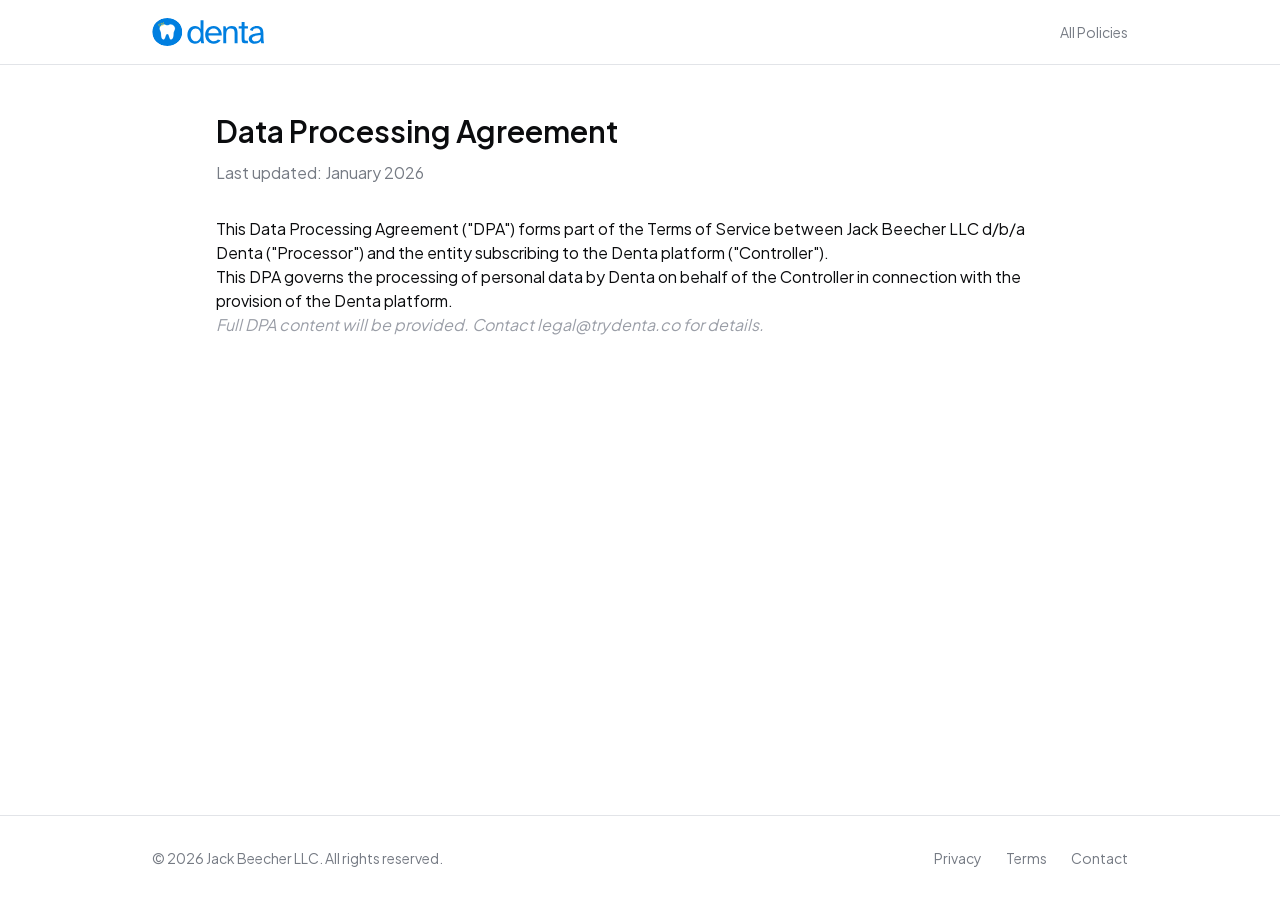
<file: legal/dpa.html>
<!DOCTYPE html><html lang="en"><head><meta charset="utf-8"><meta name="viewport" content="width=device-width, initial-scale=1"><link rel="preload" href="../assets/4ee71d90e0f663bd-s.p.33jraz4m6n5g3_dpldpl7XCx.woff2" as="font" crossorigin="" type="font/woff2"><link rel="preload" href="../assets/99e609270109b47d-s.p.40sczeszzbjw1_dpldpl7XCx.woff2" as="font" crossorigin="" type="font/woff2"><link rel="preload" href="../assets/c47649aa31f9e140-s.p.3lxpqujs87tck_dpldpl7XCx.woff2" as="font" crossorigin="" type="font/woff2"><link rel="preload" href="../assets/e4505858a30c79c2-s.p.0tlhhw_qyyfys_dpldpl7XCx.woff2" as="font" crossorigin="" type="font/woff2"><link rel="preload" href="../assets/effe91970fc4db64-s.p.0oace-s_gkfks_dpldpl7XCx.woff2" as="font" crossorigin="" type="font/woff2"><link rel="preload" href="../assets/f36318c221c6c961-s.p.0u-o0s5dp82ve_dpldpl7XCx.woff2" as="font" crossorigin="" type="font/woff2"><link rel="preload" href="../assets/fba5a26ea33df6a3-s.p.18rizl4rsrl42_dpldpl7XCx.woff2" as="font" crossorigin="" type="font/woff2"><link rel="stylesheet" href="../assets/3vatel4nnia17_dpldpl7XCx.css" data-precedence="next"><link rel="preload" as="script" fetchpriority="low" href="../assets/35_s3-7hke9v0_dpldpl7XCx.js"><script src="../assets/0avlm5dt36jfl_dpldpl7XCx.js" async=""></script><script src="../assets/0uahjjp_y9-2d_dpldpl7XCx.js" async=""></script><script src="../assets/21dvcbew0et90_dpldpl7XCx.js" async=""></script><script src="../assets/24a2rqj9u98e2_dpldpl7XCx.js" async=""></script><script src="../assets/0xhkm04rh8t9m_dpldpl7XCx.js" async=""></script><script src="../assets/turbopack-1rwpoyd0acp39_dpldpl7XCx.js" async=""></script><script src="../assets/3576ryhq7hadl_dpldpl7XCx.js" async=""></script><script src="../assets/36-b6bul2dirq_dpldpl7XCx.js" async=""></script><script src="../assets/3gy5fkhfecmb9_dpldpl7XCx.js" async=""></script><script src="../assets/222_rv5rc8k6u_dpldpl7XCx.js" async=""></script><script src="../assets/0g-twb30zlv8f_dpldpl7XCx.js" async=""></script><script src="../assets/0a0di2it2-wgd_dpldpl7XCx.js" async=""></script><script src="../assets/4339bhrhubuh3_dpldpl7XCx.js" async=""></script><meta name="next-size-adjust" content=""><title>Data Processing Agreement | Denta | Denta</title><meta name="description" content="Data Processing Agreement for Denta by Jack Beecher LLC."><meta name="keywords" content="dental analytics,dental practice analytics,dental KPI tracking,dental benchmarking,dental AI,DSO analytics,dental production tracking,dental collections analytics,dental practice management,dental data platform"><meta name="robots" content="index, follow"><meta property="og:title" content="Denta — Dental Analytics &amp; AI for Your Practice"><meta property="og:description" content="Turn your practice data into clarity. Track production, collections, provider KPIs, and P&amp;L across every location."><meta property="og:url" content="https://trydenta.co"><meta property="og:site_name" content="Denta"><meta property="og:image" content="https://www.trydenta.co/opengraph-image?5c11db0cf49fe960"><meta property="og:image:type" content="image/png"><meta property="og:image:width" content="1200"><meta property="og:image:height" content="630"><meta property="og:image:alt" content="Denta: The dental practice that runs itself"><meta property="og:type" content="website"><meta name="twitter:card" content="summary_large_image"><meta name="twitter:title" content="Denta — Dental Analytics &amp; AI for Your Practice"><meta name="twitter:description" content="Turn your practice data into clarity. Track production, collections, provider KPIs, and P&amp;L across every location."><meta name="twitter:image" content="https://www.trydenta.co/opengraph-image?5c11db0cf49fe960"><meta name="twitter:image:alt" content="Denta: The dental practice that runs itself"><meta name="twitter:image:type" content="image/png"><meta name="twitter:image:width" content="1200"><meta name="twitter:image:height" content="630"><link rel="icon" href="../assets/icon_icon03kxlr.svg" sizes="any" type="image/svg+xml"><meta name="sentry-trace" content="8b4eda92cdd51e6b8319058b170cc0b3-099e1e7b24c89f52-1"><meta name="baggage" content="sentry-environment=production,sentry-release=6313395384a1bf2260d540c55b9eb299375fd762,sentry-public_key=9f2a958cee1a43435d101fb4e38621c1,sentry-trace_id=8b4eda92cdd51e6b8319058b170cc0b3,sentry-org_id=4510902486958080,sentry-transaction=GET%20%2Flegal%2Fdpa,sentry-sampled=true,sentry-sample_rand=0.9699900654464664,sentry-sample_rate=1"><script src="../assets/0cz1d0mv5g_q7_dpldpl7XCx.js" nomodule=""></script><script src="../assets/script.js" data-sdkn="@vercel/analytics/next" data-sdkv="2.0.1" data-disable-auto-track="1" data-view-endpoint="/71e8fcf49ccd6d9e/view" data-event-endpoint="/71e8fcf49ccd6d9e/event" data-session-endpoint="/71e8fcf49ccd6d9e/session" defer=""></script></head><body class="plus_jakarta_sans_f7453609-module__Jmuy9q__variable jetbrains_mono_5061e47c-module__PgjNRa__variable hanken_grotesk_6256d4d9-module__H8NnCa__variable eb_garamond_887c64e7-module__BAH9mq__variable ibm_plex_mono_cefa2ee7-module__SCfLgq__variable antialiased"><div hidden=""><!--$--><!--/$--></div><div class="min-h-screen bg-white flex flex-col"><header class="border-b border-gray-200"><div class="max-w-5xl mx-auto px-6 h-16 flex items-center justify-between"><a href="../index.html"><img alt="Denta" loading="lazy" width="128" height="32" decoding="async" data-nimg="1" class="h-7 w-auto" style="color:transparent" src="../assets/logo-horizontal-sm_dpldpl7XCx.svg"></a><a class="text-sm text-gray-500 hover:text-gray-900 transition-colors" href="../legal.html">All Policies</a></div></header><main class="flex-1"><div class="max-w-4xl mx-auto px-6 py-12"><div><h1 class="text-3xl font-semibold text-gray-900 mb-3">Data Processing Agreement</h1><p class="text-gray-500 mb-8">Last updated: January 2026</p><div class="prose prose-gray max-w-none"><p>This Data Processing Agreement ("DPA") forms part of the Terms of Service between Jack Beecher LLC d/b/a Denta ("Processor") and the entity subscribing to the Denta platform ("Controller").</p><p>This DPA governs the processing of personal data by Denta on behalf of the Controller in connection with the provision of the Denta platform.</p><p class="text-gray-400 italic">Full DPA content will be provided. Contact legal@trydenta.co for details.</p></div></div><!--$--><!--/$--></div></main><footer class="border-t border-gray-200"><div class="max-w-5xl mx-auto px-6 py-8"><div class="flex flex-col sm:flex-row justify-between items-center gap-4"><p class="text-sm text-gray-500">© <!-- -->2026<!-- --> Jack Beecher LLC. All rights reserved.</p><div class="flex items-center gap-6"><a class="text-sm text-gray-500 hover:text-gray-900" href="../legal/privacy.html">Privacy</a><a class="text-sm text-gray-500 hover:text-gray-900" href="../legal/terms.html">Terms</a><a href="mailto:support@trydenta.co" class="text-sm text-gray-500 hover:text-gray-900">Contact</a></div></div></div></footer></div><script type="text/javascript" crossorigin="anonymous" src="https://us-assets.i.posthog.com/static/surveys.js?v=1.396.6"></script><script type="text/javascript" crossorigin="anonymous" src="https://us-assets.i.posthog.com/array/phc_o4NJNjfPgX9KcsQNbihQ3Mqxy8zvRo4t6fkjMmDrLSUo/config.js"></script><script type="text/javascript" crossorigin="anonymous" src="https://us-assets.i.posthog.com/static/dead-clicks-autocapture.js?v=1.396.6"></script><script type="text/javascript" crossorigin="anonymous" src="https://us-assets.i.posthog.com/static/web-vitals.js?v=1.396.6"></script><script src="../assets/35_s3-7hke9v0_dpldpl7XCx.js" id="_R_" async=""></script><script>(self.__next_f=self.__next_f||[]).push([0])</script><script>self.__next_f.push([1,"1:\"$Sreact.fragment\"\n2:I[900639,[\"/_next/static/chunks/3576ryhq7hadl.js?dpl=dpl_7XCxFSYbjFN6HqWGfjbtyZgSN7Dq\",\"/_next/static/chunks/36-b6bul2dirq.js?dpl=dpl_7XCxFSYbjFN6HqWGfjbtyZgSN7Dq\"],\"default\"]\n3:I[700563,[\"/_next/static/chunks/3576ryhq7hadl.js?dpl=dpl_7XCxFSYbjFN6HqWGfjbtyZgSN7Dq\",\"/_next/static/chunks/36-b6bul2dirq.js?dpl=dpl_7XCxFSYbjFN6HqWGfjbtyZgSN7Dq\"],\"PostHogProvider\"]\n4:I[234320,[\"/_next/static/chunks/3gy5fkhfecmb9.js?dpl=dpl_7XCxFSYbjFN6HqWGfjbtyZgSN7Dq\",\"/_next/static/chunks/222_rv5rc8k6u.js?dpl=dpl_7XCxFSYbjFN6HqWGfjbtyZgSN7Dq\"],\"default\"]\n5:I[222975,[\"/_next/static/chunks/3gy5fkhfecmb9.js?dpl=dpl_7XCxFSYbjFN6HqWGfjbtyZgSN7Dq\",\"/_next/static/chunks/222_rv5rc8k6u.js?dpl=dpl_7XCxFSYbjFN6HqWGfjbtyZgSN7Dq\"],\"default\"]\n6:I[807369,[\"/_next/static/chunks/3576ryhq7hadl.js?dpl=dpl_7XCxFSYbjFN6HqWGfjbtyZgSN7Dq\",\"/_next/static/chunks/36-b6bul2dirq.js?dpl=dpl_7XCxFSYbjFN6HqWGfjbtyZgSN7Dq\"],\"Analytics\"]\n7:I[984149,[\"/_next/static/chunks/3576ryhq7hadl.js?dpl=dpl_7XCxFSYbjFN6HqWGfjbtyZgSN7Dq\",\"/_next/static/chunks/36-b6bul2dirq.js?dpl=dpl_7XCxFSYbjFN6HqWGfjbtyZgSN7Dq\",\"/_next/static/chunks/0g-twb30zlv8f.js?dpl=dpl_7XCxFSYbjFN6HqWGfjbtyZgSN7Dq\"],\"\"]\n8:I[474707,[\"/_next/static/chunks/3576ryhq7hadl.js?dpl=dpl_7XCxFSYbjFN6HqWGfjbtyZgSN7Dq\",\"/_next/static/chunks/36-b6bul2dirq.js?dpl=dpl_7XCxFSYbjFN6HqWGfjbtyZgSN7Dq\",\"/_next/static/chunks/0g-twb30zlv8f.js?dpl=dpl_7XCxFSYbjFN6HqWGfjbtyZgSN7Dq\"],\"Image\"]\nd:I[566083,[\"/_next/static/chunks/3576ryhq7hadl.js?dpl=dpl_7XCxFSYbjFN6HqWGfjbtyZgSN7Dq\",\"/_next/static/chunks/36-b6bul2dirq.js?dpl=dpl_7XCxFSYbjFN6HqWGfjbtyZgSN7Dq\",\"/_next/static/chunks/0a0di2it2-wgd.js?dpl=dpl_7XCxFSYbjFN6HqWGfjbtyZgSN7Dq\",\"/_next/static/chunks/4339bhrhubuh3.js?dpl=dpl_7XCxFSYbjFN6HqWGfjbtyZgSN7Dq\"],\"default\"]\n:HL[\"/_next/static/chunks/3vatel4nnia17.css?dpl=dpl_7XCxFSYbjFN6HqWGfjbtyZgSN7Dq\",\"style\"]\n:HL[\"/_next/static/media/4ee71d90e0f663bd-s.p.33jraz4m6n5g3.woff2?dpl=dpl_7XCxFSYbjFN6HqWGfjbtyZgSN7Dq\",\"font\",{\"crossOrigin\":\"\",\"type\":\"font/woff2\"}]\n:HL[\"/_next/static/media/99e609270109b47d-s.p.40sczeszzbjw1.woff2?dpl=dpl_7XCxFSYbjFN6HqWGfjbtyZgSN7Dq\",\"font\",{\"crossOrigin\":\"\",\"type\":\"font/woff2\"}]\n:HL[\"/_next/static/media/c47649aa31f9e140-s.p.3lxpqujs87tck.woff2?dpl=dpl_7XCxFSYbjFN6HqWGfjbtyZgSN7Dq\",\"font\",{\"crossOrigin\":\"\",\"type\":\"font/woff2\"}]\n:HL[\"/_next/static/media/e4505858a30c79c2-s.p.0tlhhw_qyyfys.woff2?dpl=dpl_7XCxFSYbjFN6HqWGfjbtyZgSN7Dq\",\"font\",{\"crossOrigin\":\"\",\"type\":\"font/woff2\"}]\n:HL[\"/_next/static/media/effe91970fc4db64-s.p.0oace-s_gkfks.woff2?dpl=dpl_7XCxFSYbjFN6HqWGfjbtyZgSN7Dq\",\"font\",{\"crossOrigin\":\"\",\"type\":\"font/woff2\"}]\n:HL[\"/_next/static/media/f36318c221c6c961-s.p.0u-o0s5dp82ve.woff2?dpl=dpl_7XCxFSYbjFN6HqWGfjbtyZgSN7Dq\",\"font\",{\"crossOrigin\":\"\",\"type\":\"font/woff2\"}]\n:HL[\"/_next/static/media/fba5a26ea33df6a3-s.p.18rizl4rsrl42.woff2?dpl=dpl_7XCxFSYbjFN6HqWGfjbtyZgSN7Dq\",\"font\",{\"crossOrigin\":\"\",\"type\":\"font/woff2\"}]\n"])</script><script>self.__next_f.push([1,"0:{\"P\":null,\"c\":[\"\",\"legal\",\"dpa\"],\"q\":\"\",\"i\":false,\"f\":[[[\"\",{\"children\":[\"legal\",{\"children\":[\"dpa\",{\"children\":[\"__PAGE__\",{}]}]}]},\"$undefined\",\"$undefined\",16],[[\"$\",\"$1\",\"c\",{\"children\":[[[\"$\",\"link\",\"0\",{\"rel\":\"stylesheet\",\"href\":\"/_next/static/chunks/3vatel4nnia17.css?dpl=dpl_7XCxFSYbjFN6HqWGfjbtyZgSN7Dq\",\"precedence\":\"next\",\"crossOrigin\":\"$undefined\",\"nonce\":\"$undefined\"}],[\"$\",\"script\",\"script-0\",{\"src\":\"/_next/static/chunks/3576ryhq7hadl.js?dpl=dpl_7XCxFSYbjFN6HqWGfjbtyZgSN7Dq\",\"async\":true,\"nonce\":\"$undefined\"}],[\"$\",\"script\",\"script-1\",{\"src\":\"/_next/static/chunks/36-b6bul2dirq.js?dpl=dpl_7XCxFSYbjFN6HqWGfjbtyZgSN7Dq\",\"async\":true,\"nonce\":\"$undefined\"}]],[\"$\",\"html\",null,{\"lang\":\"en\",\"children\":[[\"$\",\"head\",null,{}],[\"$\",\"body\",null,{\"className\":\"plus_jakarta_sans_f7453609-module__Jmuy9q__variable jetbrains_mono_5061e47c-module__PgjNRa__variable hanken_grotesk_6256d4d9-module__H8NnCa__variable eb_garamond_887c64e7-module__BAH9mq__variable ibm_plex_mono_cefa2ee7-module__SCfLgq__variable antialiased\",\"children\":[[\"$\",\"$L2\",null,{}],[\"$\",\"$L3\",null,{\"children\":[\"$\",\"$L4\",null,{\"parallelRouterKey\":\"children\",\"error\":\"$undefined\",\"errorStyles\":\"$undefined\",\"errorScripts\":\"$undefined\",\"template\":[\"$\",\"$L5\",null,{}],\"templateStyles\":\"$undefined\",\"templateScripts\":\"$undefined\",\"notFound\":[[[\"$\",\"title\",null,{\"children\":\"404: This page could not be found.\"}],[\"$\",\"div\",null,{\"style\":{\"fontFamily\":\"system-ui,\\\"Segoe UI\\\",Roboto,Helvetica,Arial,sans-serif,\\\"Apple Color Emoji\\\",\\\"Segoe UI Emoji\\\"\",\"height\":\"100vh\",\"textAlign\":\"center\",\"display\":\"flex\",\"flexDirection\":\"column\",\"alignItems\":\"center\",\"justifyContent\":\"center\"},\"children\":[\"$\",\"div\",null,{\"children\":[[\"$\",\"style\",null,{\"dangerouslySetInnerHTML\":{\"__html\":\"body{color:#000;background:#fff;margin:0}.next-error-h1{border-right:1px solid rgba(0,0,0,.3)}@media (prefers-color-scheme:dark){body{color:#fff;background:#000}.next-error-h1{border-right:1px solid rgba(255,255,255,.3)}}\"}}],[\"$\",\"h1\",null,{\"className\":\"next-error-h1\",\"style\":{\"display\":\"inline-block\",\"margin\":\"0 20px 0 0\",\"padding\":\"0 23px 0 0\",\"fontSize\":24,\"fontWeight\":500,\"verticalAlign\":\"top\",\"lineHeight\":\"49px\"},\"children\":404}],[\"$\",\"div\",null,{\"style\":{\"display\":\"inline-block\"},\"children\":[\"$\",\"h2\",null,{\"style\":{\"fontSize\":14,\"fontWeight\":400,\"lineHeight\":\"49px\",\"margin\":0},\"children\":\"This page could not be found.\"}]}]]}]}]],[]],\"forbidden\":\"$undefined\",\"unauthorized\":\"$undefined\"}]}],[\"$\",\"$L6\",null,{}]]}]]}]]}],{\"children\":[[\"$\",\"$1\",\"c\",{\"children\":[[[\"$\",\"script\",\"script-0\",{\"src\":\"/_next/static/chunks/0g-twb30zlv8f.js?dpl=dpl_7XCxFSYbjFN6HqWGfjbtyZgSN7Dq\",\"async\":true,\"nonce\":\"$undefined\"}]],[\"$\",\"div\",null,{\"className\":\"min-h-screen bg-white flex flex-col\",\"children\":[[\"$\",\"header\",null,{\"className\":\"border-b border-gray-200\",\"children\":[\"$\",\"div\",null,{\"className\":\"max-w-5xl mx-auto px-6 h-16 flex items-center justify-between\",\"children\":[[\"$\",\"$L7\",null,{\"href\":\"/\",\"children\":[\"$\",\"$L8\",null,{\"src\":\"/brand/logo-horizontal-sm.svg\",\"alt\":\"Denta\",\"width\":128,\"height\":32,\"className\":\"h-7 w-auto\"}]}],[\"$\",\"$L7\",null,{\"href\":\"/legal\",\"className\":\"text-sm text-gray-500 hover:text-gray-900 transition-colors\",\"children\":\"All Policies\"}]]}]}],[\"$\",\"main\",null,{\"className\":\"flex-1\",\"children\":[\"$\",\"div\",null,{\"className\":\"max-w-4xl mx-auto px-6 py-12\",\"children\":[\"$\",\"$L4\",null,{\"parallelRouterKey\":\"children\",\"error\":\"$undefined\",\"errorStyles\":\"$undefined\",\"errorScripts\":\"$undefined\",\"template\":[\"$\",\"$L5\",null,{}],\"templateStyles\":\"$undefined\",\"templateScripts\":\"$undefined\",\"notFound\":\"$undefined\",\"forbidden\":\"$undefined\",\"unauthorized\":\"$undefined\"}]}]}],[\"$\",\"footer\",null,{\"className\":\"border-t border-gray-200\",\"children\":[\"$\",\"div\",null,{\"className\":\"max-w-5xl mx-auto px-6 py-8\",\"children\":[\"$\",\"div\",null,{\"className\":\"flex flex-col sm:flex-row justify-between items-center gap-4\",\"children\":[[\"$\",\"p\",null,{\"className\":\"text-sm text-gray-500\",\"children\":[\"© \",2026,\" Jack Beecher LLC. All rights reserved.\"]}],[\"$\",\"div\",null,{\"className\":\"flex items-center gap-6\",\"children\":[[\"$\",\"$L7\",null,{\"href\":\"/legal/privacy\",\"className\":\"text-sm text-gray-500 hover:text-gray-900\",\"children\":\"Privacy\"}],[\"$\",\"$L7\",null,{\"href\":\"/legal/terms\",\"className\":\"text-sm text-gray-500 hover:text-gray-900\",\"children\":\"Terms\"}],[\"$\",\"a\",null,{\"href\":\"mailto:support@trydenta.co\",\"className\":\"text-sm text-gray-500 hover:text-gray-900\",\"children\":\"Contact\"}]]}]]}]}]}]]}]]}],{\"children\":[[\"$\",\"$1\",\"c\",{\"children\":[null,[\"$\",\"$L4\",null,{\"parallelRouterKey\":\"children\",\"error\":\"$undefined\",\"errorStyles\":\"$undefined\",\"errorScripts\":\"$undefined\",\"template\":[\"$\",\"$L5\",null,{}],\"templateStyles\":\"$undefined\",\"templateScripts\":\"$undefined\",\"notFound\":\"$undefined\",\"forbidden\":\"$undefined\",\"unauthorized\":\"$undefined\"}]]}],{\"children\":[[\"$\",\"$1\",\"c\",{\"children\":[\"$L9\",null,\"$La\"]}],{},null,false,null]},null,false,\"$@b\"]},null,false,null]},null,false,null],\"$Lc\",false]],\"m\":\"$undefined\",\"G\":[\"$d\",[\"$Le\"]],\"S\":true,\"h\":null,\"s\":\"$undefined\",\"l\":\"$undefined\",\"p\":\"$undefined\",\"d\":\"$undefined\"}\n"])</script><script>self.__next_f.push([1,"f:I[348136,[\"/_next/static/chunks/3gy5fkhfecmb9.js?dpl=dpl_7XCxFSYbjFN6HqWGfjbtyZgSN7Dq\",\"/_next/static/chunks/222_rv5rc8k6u.js?dpl=dpl_7XCxFSYbjFN6HqWGfjbtyZgSN7Dq\"],\"OutletBoundary\"]\n10:\"$Sreact.suspense\"\n13:I[348136,[\"/_next/static/chunks/3gy5fkhfecmb9.js?dpl=dpl_7XCxFSYbjFN6HqWGfjbtyZgSN7Dq\",\"/_next/static/chunks/222_rv5rc8k6u.js?dpl=dpl_7XCxFSYbjFN6HqWGfjbtyZgSN7Dq\"],\"ViewportBoundary\"]\n15:I[348136,[\"/_next/static/chunks/3gy5fkhfecmb9.js?dpl=dpl_7XCxFSYbjFN6HqWGfjbtyZgSN7Dq\",\"/_next/static/chunks/222_rv5rc8k6u.js?dpl=dpl_7XCxFSYbjFN6HqWGfjbtyZgSN7Dq\"],\"MetadataBoundary\"]\n9:[\"$\",\"div\",null,{\"children\":[[\"$\",\"h1\",null,{\"className\":\"text-3xl font-semibold text-gray-900 mb-3\",\"children\":\"Data Processing Agreement\"}],[\"$\",\"p\",null,{\"className\":\"text-gray-500 mb-8\",\"children\":\"Last updated: January 2026\"}],[\"$\",\"div\",null,{\"className\":\"prose prose-gray max-w-none\",\"children\":[[\"$\",\"p\",null,{\"children\":\"This Data Processing Agreement (\\\"DPA\\\") forms part of the Terms of Service between Jack Beecher LLC d/b/a Denta (\\\"Processor\\\") and the entity subscribing to the Denta platform (\\\"Controller\\\").\"}],[\"$\",\"p\",null,{\"children\":\"This DPA governs the processing of personal data by Denta on behalf of the Controller in connection with the provision of the Denta platform.\"}],[\"$\",\"p\",null,{\"className\":\"text-gray-400 italic\",\"children\":\"Full DPA content will be provided. Contact legal@trydenta.co for details.\"}]]}]]}]\na:[\"$\",\"$Lf\",null,{\"children\":[\"$\",\"$10\",null,{\"name\":\"Next.MetadataOutlet\",\"children\":\"$@11\"}]}]\n12:[]\nb:\"$W12\"\nc:[\"$\",\"$1\",\"h\",{\"children\":[null,[\"$\",\"$L13\",null,{\"children\":\"$L14\"}],[\"$\",\"div\",null,{\"hidden\":true,\"children\":[\"$\",\"$L15\",null,{\"children\":[\"$\",\"$10\",null,{\"name\":\"Next.Metadata\",\"children\":\"$L16\"}]}]}],[\"$\",\"meta\",null,{\"name\":\"next-size-adjust\",\"content\":\"\"}]]}]\ne:[\"$\",\"link\",\"0\",{\"rel\":\"stylesheet\",\"href\":\"/_next/static/chunks/3vatel4nnia17.css?dpl=dpl_7XCxFSYbjFN6HqWGfjbtyZgSN7Dq\",\"precedence\":\"next\",\"crossOrigin\":\"$undefined\",\"nonce\":\"$undefined\"}]\n"])</script><script>self.__next_f.push([1,"14:[[\"$\",\"meta\",\"0\",{\"charSet\":\"utf-8\"}],[\"$\",\"meta\",\"1\",{\"name\":\"viewport\",\"content\":\"width=device-width, initial-scale=1\"}]]\n"])</script><script>self.__next_f.push([1,"17:I[933979,[\"/_next/static/chunks/3gy5fkhfecmb9.js?dpl=dpl_7XCxFSYbjFN6HqWGfjbtyZgSN7Dq\",\"/_next/static/chunks/222_rv5rc8k6u.js?dpl=dpl_7XCxFSYbjFN6HqWGfjbtyZgSN7Dq\"],\"IconMark\"]\n11:null\n"])</script><script>self.__next_f.push([1,"16:[[\"$\",\"title\",\"0\",{\"children\":\"Data Processing Agreement | Denta | Denta\"}],[\"$\",\"meta\",\"1\",{\"name\":\"description\",\"content\":\"Data Processing Agreement for Denta by Jack Beecher LLC.\"}],[\"$\",\"meta\",\"2\",{\"name\":\"keywords\",\"content\":\"dental analytics,dental practice analytics,dental KPI tracking,dental benchmarking,dental AI,DSO analytics,dental production tracking,dental collections analytics,dental practice management,dental data platform\"}],[\"$\",\"meta\",\"3\",{\"name\":\"robots\",\"content\":\"index, follow\"}],[\"$\",\"meta\",\"4\",{\"property\":\"og:title\",\"content\":\"Denta — Dental Analytics \u0026 AI for Your Practice\"}],[\"$\",\"meta\",\"5\",{\"property\":\"og:description\",\"content\":\"Turn your practice data into clarity. Track production, collections, provider KPIs, and P\u0026L across every location.\"}],[\"$\",\"meta\",\"6\",{\"property\":\"og:url\",\"content\":\"https://trydenta.co\"}],[\"$\",\"meta\",\"7\",{\"property\":\"og:site_name\",\"content\":\"Denta\"}],[\"$\",\"meta\",\"8\",{\"property\":\"og:image\",\"content\":\"https://www.trydenta.co/opengraph-image?5c11db0cf49fe960\"}],[\"$\",\"meta\",\"9\",{\"property\":\"og:image:type\",\"content\":\"image/png\"}],[\"$\",\"meta\",\"10\",{\"property\":\"og:image:width\",\"content\":\"1200\"}],[\"$\",\"meta\",\"11\",{\"property\":\"og:image:height\",\"content\":\"630\"}],[\"$\",\"meta\",\"12\",{\"property\":\"og:image:alt\",\"content\":\"Denta: The dental practice that runs itself\"}],[\"$\",\"meta\",\"13\",{\"property\":\"og:type\",\"content\":\"website\"}],[\"$\",\"meta\",\"14\",{\"name\":\"twitter:card\",\"content\":\"summary_large_image\"}],[\"$\",\"meta\",\"15\",{\"name\":\"twitter:title\",\"content\":\"Denta — Dental Analytics \u0026 AI for Your Practice\"}],[\"$\",\"meta\",\"16\",{\"name\":\"twitter:description\",\"content\":\"Turn your practice data into clarity. Track production, collections, provider KPIs, and P\u0026L across every location.\"}],[\"$\",\"meta\",\"17\",{\"name\":\"twitter:image\",\"content\":\"https://www.trydenta.co/opengraph-image?5c11db0cf49fe960\"}],[\"$\",\"meta\",\"18\",{\"name\":\"twitter:image:alt\",\"content\":\"Denta: The dental practice that runs itself\"}],[\"$\",\"meta\",\"19\",{\"name\":\"twitter:image:type\",\"content\":\"image/png\"}],[\"$\",\"meta\",\"20\",{\"name\":\"twitter:image:width\",\"content\":\"1200\"}],[\"$\",\"meta\",\"21\",{\"name\":\"twitter:image:height\",\"content\":\"630\"}],[\"$\",\"link\",\"22\",{\"rel\":\"icon\",\"href\":\"/icon.svg?icon.03kxlr2h6xfx_.svg\",\"sizes\":\"any\",\"type\":\"image/svg+xml\"}],[\"$\",\"$L17\",\"23\",{}]]\n"])</script><next-route-announcer style="position: absolute;"></next-route-announcer></body></html>
</file>
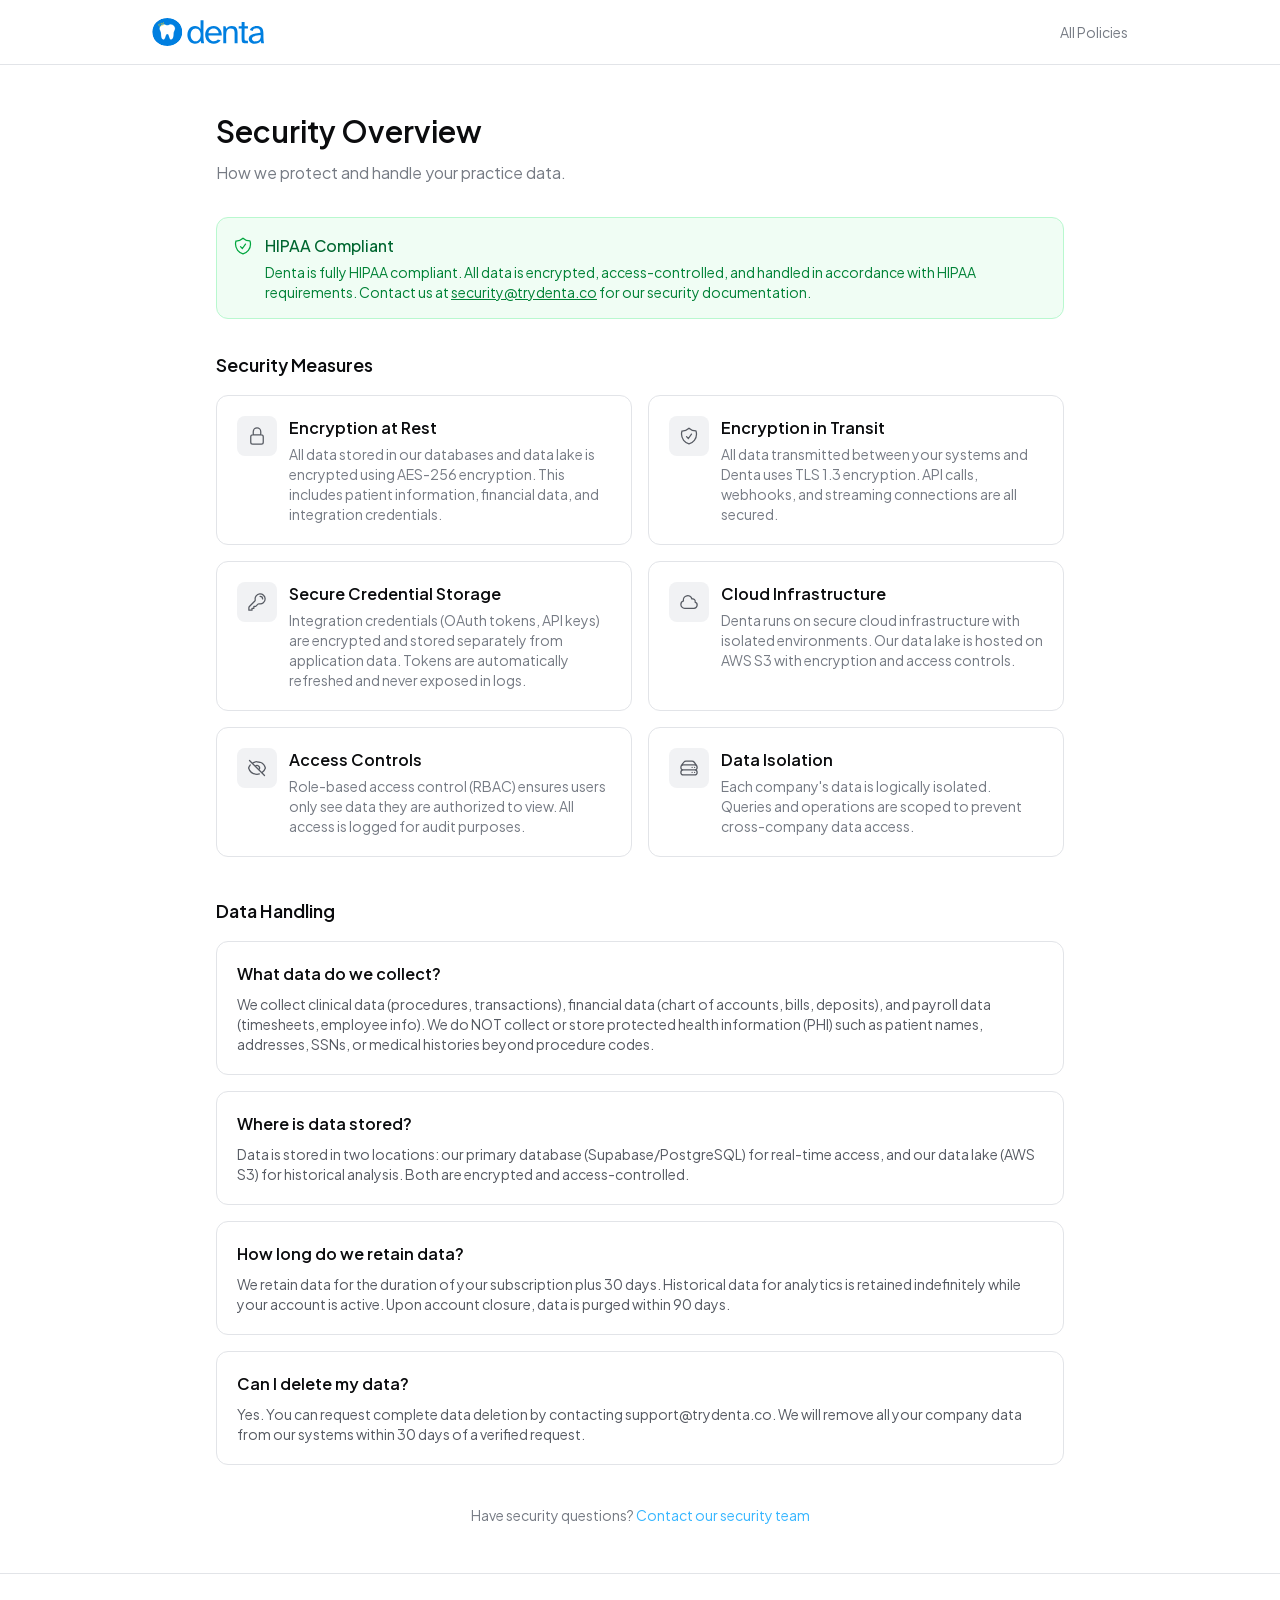
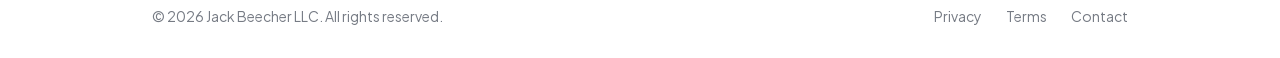
<file: legal/security.html>
<!DOCTYPE html><html lang="en"><head><meta charset="utf-8"><meta name="viewport" content="width=device-width, initial-scale=1"><link rel="preload" href="../assets/4ee71d90e0f663bd-s.p.33jraz4m6n5g3_dpldpl7XCx.woff2" as="font" crossorigin="" type="font/woff2"><link rel="preload" href="../assets/99e609270109b47d-s.p.40sczeszzbjw1_dpldpl7XCx.woff2" as="font" crossorigin="" type="font/woff2"><link rel="preload" href="../assets/c47649aa31f9e140-s.p.3lxpqujs87tck_dpldpl7XCx.woff2" as="font" crossorigin="" type="font/woff2"><link rel="preload" href="../assets/e4505858a30c79c2-s.p.0tlhhw_qyyfys_dpldpl7XCx.woff2" as="font" crossorigin="" type="font/woff2"><link rel="preload" href="../assets/effe91970fc4db64-s.p.0oace-s_gkfks_dpldpl7XCx.woff2" as="font" crossorigin="" type="font/woff2"><link rel="preload" href="../assets/f36318c221c6c961-s.p.0u-o0s5dp82ve_dpldpl7XCx.woff2" as="font" crossorigin="" type="font/woff2"><link rel="preload" href="../assets/fba5a26ea33df6a3-s.p.18rizl4rsrl42_dpldpl7XCx.woff2" as="font" crossorigin="" type="font/woff2"><link rel="stylesheet" href="../assets/3vatel4nnia17_dpldpl7XCx.css" data-precedence="next"><link rel="preload" as="script" fetchpriority="low" href="../assets/35_s3-7hke9v0_dpldpl7XCx.js"><script src="../assets/0avlm5dt36jfl_dpldpl7XCx.js" async=""></script><script src="../assets/0uahjjp_y9-2d_dpldpl7XCx.js" async=""></script><script src="../assets/21dvcbew0et90_dpldpl7XCx.js" async=""></script><script src="../assets/24a2rqj9u98e2_dpldpl7XCx.js" async=""></script><script src="../assets/0xhkm04rh8t9m_dpldpl7XCx.js" async=""></script><script src="../assets/turbopack-1rwpoyd0acp39_dpldpl7XCx.js" async=""></script><script src="../assets/3576ryhq7hadl_dpldpl7XCx.js" async=""></script><script src="../assets/36-b6bul2dirq_dpldpl7XCx.js" async=""></script><script src="../assets/3gy5fkhfecmb9_dpldpl7XCx.js" async=""></script><script src="../assets/222_rv5rc8k6u_dpldpl7XCx.js" async=""></script><script src="../assets/0g-twb30zlv8f_dpldpl7XCx.js" async=""></script><script src="../assets/0a0di2it2-wgd_dpldpl7XCx.js" async=""></script><script src="../assets/4339bhrhubuh3_dpldpl7XCx.js" async=""></script><meta name="next-size-adjust" content=""><title>Security Overview | Denta | Denta</title><meta name="description" content="How Denta protects your data and our security practices."><meta name="keywords" content="dental analytics,dental practice analytics,dental KPI tracking,dental benchmarking,dental AI,DSO analytics,dental production tracking,dental collections analytics,dental practice management,dental data platform"><meta name="robots" content="index, follow"><meta property="og:title" content="Denta — Dental Analytics &amp; AI for Your Practice"><meta property="og:description" content="Turn your practice data into clarity. Track production, collections, provider KPIs, and P&amp;L across every location."><meta property="og:url" content="https://trydenta.co"><meta property="og:site_name" content="Denta"><meta property="og:image" content="https://www.trydenta.co/opengraph-image?5c11db0cf49fe960"><meta property="og:image:type" content="image/png"><meta property="og:image:width" content="1200"><meta property="og:image:height" content="630"><meta property="og:image:alt" content="Denta: The dental practice that runs itself"><meta property="og:type" content="website"><meta name="twitter:card" content="summary_large_image"><meta name="twitter:title" content="Denta — Dental Analytics &amp; AI for Your Practice"><meta name="twitter:description" content="Turn your practice data into clarity. Track production, collections, provider KPIs, and P&amp;L across every location."><meta name="twitter:image" content="https://www.trydenta.co/opengraph-image?5c11db0cf49fe960"><meta name="twitter:image:alt" content="Denta: The dental practice that runs itself"><meta name="twitter:image:type" content="image/png"><meta name="twitter:image:width" content="1200"><meta name="twitter:image:height" content="630"><link rel="icon" href="../assets/icon_icon03kxlr.svg" sizes="any" type="image/svg+xml"><meta name="sentry-trace" content="4e7dd7474f8ab70943f2c08421437c5a-5a62fdec74fa41ef-1"><meta name="baggage" content="sentry-environment=production,sentry-release=6313395384a1bf2260d540c55b9eb299375fd762,sentry-public_key=9f2a958cee1a43435d101fb4e38621c1,sentry-trace_id=4e7dd7474f8ab70943f2c08421437c5a,sentry-org_id=4510902486958080,sentry-transaction=GET%20%2Flegal%2Fsecurity,sentry-sampled=true,sentry-sample_rand=0.31933476918199166,sentry-sample_rate=1"><script src="../assets/0cz1d0mv5g_q7_dpldpl7XCx.js" nomodule=""></script><script src="../assets/script.js" data-sdkn="@vercel/analytics/next" data-sdkv="2.0.1" data-disable-auto-track="1" data-view-endpoint="/71e8fcf49ccd6d9e/view" data-event-endpoint="/71e8fcf49ccd6d9e/event" data-session-endpoint="/71e8fcf49ccd6d9e/session" defer=""></script></head><body class="plus_jakarta_sans_f7453609-module__Jmuy9q__variable jetbrains_mono_5061e47c-module__PgjNRa__variable hanken_grotesk_6256d4d9-module__H8NnCa__variable eb_garamond_887c64e7-module__BAH9mq__variable ibm_plex_mono_cefa2ee7-module__SCfLgq__variable antialiased"><div hidden=""><!--$--><!--/$--></div><div class="min-h-screen bg-white flex flex-col"><header class="border-b border-gray-200"><div class="max-w-5xl mx-auto px-6 h-16 flex items-center justify-between"><a href="../index.html"><img alt="Denta" loading="lazy" width="128" height="32" decoding="async" data-nimg="1" class="h-7 w-auto" style="color:transparent" src="../assets/logo-horizontal-sm_dpldpl7XCx.svg"></a><a class="text-sm text-gray-500 hover:text-gray-900 transition-colors" href="../legal.html">All Policies</a></div></header><main class="flex-1"><div class="max-w-4xl mx-auto px-6 py-12"><div><h1 class="text-3xl font-semibold text-gray-900 mb-3">Security Overview</h1><p class="text-gray-500 mb-8">How we protect and handle your practice data.</p><div class="bg-green-50 border border-green-200 rounded-xl p-4 mb-8"><div class="flex gap-3"><svg xmlns="http://www.w3.org/2000/svg" fill="none" viewBox="0 0 24 24" stroke-width="1.5" stroke="currentColor" aria-hidden="true" data-slot="icon" class="w-5 h-5 text-green-600 flex-shrink-0 mt-0.5"><path stroke-linecap="round" stroke-linejoin="round" d="M9 12.75 11.25 15 15 9.75m-3-7.036A11.959 11.959 0 0 1 3.598 6 11.99 11.99 0 0 0 3 9.749c0 5.592 3.824 10.29 9 11.623 5.176-1.332 9-6.03 9-11.622 0-1.31-.21-2.571-.598-3.751h-.152c-3.196 0-6.1-1.248-8.25-3.285Z"></path></svg><div><h3 class="font-medium text-green-800 mb-1">HIPAA Compliant</h3><p class="text-sm text-green-700">Denta is fully HIPAA compliant. All data is encrypted, access-controlled, and handled in accordance with HIPAA requirements. Contact us at<!-- --> <a href="mailto:security@trydenta.co" class="underline">security@trydenta.co</a> <!-- -->for our security documentation.</p></div></div></div><div class="mb-10"><h2 class="text-lg font-semibold text-gray-900 mb-4">Security Measures</h2><div class="grid gap-4 sm:grid-cols-2"><div class="border border-gray-200 rounded-xl p-5"><div class="flex items-start gap-3"><div class="w-10 h-10 bg-gray-100 rounded-lg flex items-center justify-center flex-shrink-0"><svg xmlns="http://www.w3.org/2000/svg" fill="none" viewBox="0 0 24 24" stroke-width="1.5" stroke="currentColor" aria-hidden="true" data-slot="icon" class="w-5 h-5 text-gray-600"><path stroke-linecap="round" stroke-linejoin="round" d="M16.5 10.5V6.75a4.5 4.5 0 1 0-9 0v3.75m-.75 11.25h10.5a2.25 2.25 0 0 0 2.25-2.25v-6.75a2.25 2.25 0 0 0-2.25-2.25H6.75a2.25 2.25 0 0 0-2.25 2.25v6.75a2.25 2.25 0 0 0 2.25 2.25Z"></path></svg></div><div><h3 class="font-semibold text-gray-900 mb-1">Encryption at Rest</h3><p class="text-sm text-gray-500">All data stored in our databases and data lake is encrypted using AES-256 encryption. This includes patient information, financial data, and integration credentials.</p></div></div></div><div class="border border-gray-200 rounded-xl p-5"><div class="flex items-start gap-3"><div class="w-10 h-10 bg-gray-100 rounded-lg flex items-center justify-center flex-shrink-0"><svg xmlns="http://www.w3.org/2000/svg" fill="none" viewBox="0 0 24 24" stroke-width="1.5" stroke="currentColor" aria-hidden="true" data-slot="icon" class="w-5 h-5 text-gray-600"><path stroke-linecap="round" stroke-linejoin="round" d="M9 12.75 11.25 15 15 9.75m-3-7.036A11.959 11.959 0 0 1 3.598 6 11.99 11.99 0 0 0 3 9.749c0 5.592 3.824 10.29 9 11.623 5.176-1.332 9-6.03 9-11.622 0-1.31-.21-2.571-.598-3.751h-.152c-3.196 0-6.1-1.248-8.25-3.285Z"></path></svg></div><div><h3 class="font-semibold text-gray-900 mb-1">Encryption in Transit</h3><p class="text-sm text-gray-500">All data transmitted between your systems and Denta uses TLS 1.3 encryption. API calls, webhooks, and streaming connections are all secured.</p></div></div></div><div class="border border-gray-200 rounded-xl p-5"><div class="flex items-start gap-3"><div class="w-10 h-10 bg-gray-100 rounded-lg flex items-center justify-center flex-shrink-0"><svg xmlns="http://www.w3.org/2000/svg" fill="none" viewBox="0 0 24 24" stroke-width="1.5" stroke="currentColor" aria-hidden="true" data-slot="icon" class="w-5 h-5 text-gray-600"><path stroke-linecap="round" stroke-linejoin="round" d="M15.75 5.25a3 3 0 0 1 3 3m3 0a6 6 0 0 1-7.029 5.912c-.563-.097-1.159.026-1.563.43L10.5 17.25H8.25v2.25H6v2.25H2.25v-2.818c0-.597.237-1.17.659-1.591l6.499-6.499c.404-.404.527-1 .43-1.563A6 6 0 1 1 21.75 8.25Z"></path></svg></div><div><h3 class="font-semibold text-gray-900 mb-1">Secure Credential Storage</h3><p class="text-sm text-gray-500">Integration credentials (OAuth tokens, API keys) are encrypted and stored separately from application data. Tokens are automatically refreshed and never exposed in logs.</p></div></div></div><div class="border border-gray-200 rounded-xl p-5"><div class="flex items-start gap-3"><div class="w-10 h-10 bg-gray-100 rounded-lg flex items-center justify-center flex-shrink-0"><svg xmlns="http://www.w3.org/2000/svg" fill="none" viewBox="0 0 24 24" stroke-width="1.5" stroke="currentColor" aria-hidden="true" data-slot="icon" class="w-5 h-5 text-gray-600"><path stroke-linecap="round" stroke-linejoin="round" d="M2.25 15a4.5 4.5 0 0 0 4.5 4.5H18a3.75 3.75 0 0 0 1.332-7.257 3 3 0 0 0-3.758-3.848 5.25 5.25 0 0 0-10.233 2.33A4.502 4.502 0 0 0 2.25 15Z"></path></svg></div><div><h3 class="font-semibold text-gray-900 mb-1">Cloud Infrastructure</h3><p class="text-sm text-gray-500">Denta runs on secure cloud infrastructure with isolated environments. Our data lake is hosted on AWS S3 with encryption and access controls.</p></div></div></div><div class="border border-gray-200 rounded-xl p-5"><div class="flex items-start gap-3"><div class="w-10 h-10 bg-gray-100 rounded-lg flex items-center justify-center flex-shrink-0"><svg xmlns="http://www.w3.org/2000/svg" fill="none" viewBox="0 0 24 24" stroke-width="1.5" stroke="currentColor" aria-hidden="true" data-slot="icon" class="w-5 h-5 text-gray-600"><path stroke-linecap="round" stroke-linejoin="round" d="M3.98 8.223A10.477 10.477 0 0 0 1.934 12C3.226 16.338 7.244 19.5 12 19.5c.993 0 1.953-.138 2.863-.395M6.228 6.228A10.451 10.451 0 0 1 12 4.5c4.756 0 8.773 3.162 10.065 7.498a10.522 10.522 0 0 1-4.293 5.774M6.228 6.228 3 3m3.228 3.228 3.65 3.65m7.894 7.894L21 21m-3.228-3.228-3.65-3.65m0 0a3 3 0 1 0-4.243-4.243m4.242 4.242L9.88 9.88"></path></svg></div><div><h3 class="font-semibold text-gray-900 mb-1">Access Controls</h3><p class="text-sm text-gray-500">Role-based access control (RBAC) ensures users only see data they are authorized to view. All access is logged for audit purposes.</p></div></div></div><div class="border border-gray-200 rounded-xl p-5"><div class="flex items-start gap-3"><div class="w-10 h-10 bg-gray-100 rounded-lg flex items-center justify-center flex-shrink-0"><svg xmlns="http://www.w3.org/2000/svg" fill="none" viewBox="0 0 24 24" stroke-width="1.5" stroke="currentColor" aria-hidden="true" data-slot="icon" class="w-5 h-5 text-gray-600"><path stroke-linecap="round" stroke-linejoin="round" d="M5.25 14.25h13.5m-13.5 0a3 3 0 0 1-3-3m3 3a3 3 0 1 0 0 6h13.5a3 3 0 1 0 0-6m-16.5-3a3 3 0 0 1 3-3h13.5a3 3 0 0 1 3 3m-19.5 0a4.5 4.5 0 0 1 .9-2.7L5.737 5.1a3.375 3.375 0 0 1 2.7-1.35h7.126c1.062 0 2.062.5 2.7 1.35l2.587 3.45a4.5 4.5 0 0 1 .9 2.7m0 0a3 3 0 0 1-3 3m0 3h.008v.008h-.008v-.008Zm0-6h.008v.008h-.008v-.008Zm-3 6h.008v.008h-.008v-.008Zm0-6h.008v.008h-.008v-.008Z"></path></svg></div><div><h3 class="font-semibold text-gray-900 mb-1">Data Isolation</h3><p class="text-sm text-gray-500">Each company's data is logically isolated. Queries and operations are scoped to prevent cross-company data access.</p></div></div></div></div></div><div class="mb-10"><h2 class="text-lg font-semibold text-gray-900 mb-4">Data Handling</h2><div class="space-y-4"><div class="border border-gray-200 rounded-xl p-5"><h3 class="font-semibold text-gray-900 mb-2">What data do we collect?</h3><p class="text-sm text-gray-600">We collect clinical data (procedures, transactions), financial data (chart of accounts, bills, deposits), and payroll data (timesheets, employee info). We do NOT collect or store protected health information (PHI) such as patient names, addresses, SSNs, or medical histories beyond procedure codes.</p></div><div class="border border-gray-200 rounded-xl p-5"><h3 class="font-semibold text-gray-900 mb-2">Where is data stored?</h3><p class="text-sm text-gray-600">Data is stored in two locations: our primary database (Supabase/PostgreSQL) for real-time access, and our data lake (AWS S3) for historical analysis. Both are encrypted and access-controlled.</p></div><div class="border border-gray-200 rounded-xl p-5"><h3 class="font-semibold text-gray-900 mb-2">How long do we retain data?</h3><p class="text-sm text-gray-600">We retain data for the duration of your subscription plus 30 days. Historical data for analytics is retained indefinitely while your account is active. Upon account closure, data is purged within 90 days.</p></div><div class="border border-gray-200 rounded-xl p-5"><h3 class="font-semibold text-gray-900 mb-2">Can I delete my data?</h3><p class="text-sm text-gray-600">Yes. You can request complete data deletion by contacting support@trydenta.co. We will remove all your company data from our systems within 30 days of a verified request.</p></div></div></div><div class="text-center text-sm text-gray-500">Have security questions?<!-- --> <a href="mailto:security@trydenta.co" class="text-[#38b6ff] hover:text-[#0f7fc4]">Contact our security team</a></div></div><!--$--><!--/$--></div></main><footer class="border-t border-gray-200"><div class="max-w-5xl mx-auto px-6 py-8"><div class="flex flex-col sm:flex-row justify-between items-center gap-4"><p class="text-sm text-gray-500">© <!-- -->2026<!-- --> Jack Beecher LLC. All rights reserved.</p><div class="flex items-center gap-6"><a class="text-sm text-gray-500 hover:text-gray-900" href="../legal/privacy.html">Privacy</a><a class="text-sm text-gray-500 hover:text-gray-900" href="../legal/terms.html">Terms</a><a href="mailto:support@trydenta.co" class="text-sm text-gray-500 hover:text-gray-900">Contact</a></div></div></div></footer></div><script type="text/javascript" crossorigin="anonymous" src="https://us-assets.i.posthog.com/static/surveys.js?v=1.396.6"></script><script type="text/javascript" crossorigin="anonymous" src="https://us-assets.i.posthog.com/array/phc_o4NJNjfPgX9KcsQNbihQ3Mqxy8zvRo4t6fkjMmDrLSUo/config.js"></script><script type="text/javascript" crossorigin="anonymous" src="https://us-assets.i.posthog.com/static/dead-clicks-autocapture.js?v=1.396.6"></script><script type="text/javascript" crossorigin="anonymous" src="https://us-assets.i.posthog.com/static/web-vitals.js?v=1.396.6"></script><script src="../assets/35_s3-7hke9v0_dpldpl7XCx.js" id="_R_" async=""></script><script>(self.__next_f=self.__next_f||[]).push([0])</script><script>self.__next_f.push([1,"1:\"$Sreact.fragment\"\n2:I[900639,[\"/_next/static/chunks/3576ryhq7hadl.js?dpl=dpl_7XCxFSYbjFN6HqWGfjbtyZgSN7Dq\",\"/_next/static/chunks/36-b6bul2dirq.js?dpl=dpl_7XCxFSYbjFN6HqWGfjbtyZgSN7Dq\"],\"default\"]\n3:I[700563,[\"/_next/static/chunks/3576ryhq7hadl.js?dpl=dpl_7XCxFSYbjFN6HqWGfjbtyZgSN7Dq\",\"/_next/static/chunks/36-b6bul2dirq.js?dpl=dpl_7XCxFSYbjFN6HqWGfjbtyZgSN7Dq\"],\"PostHogProvider\"]\n4:I[234320,[\"/_next/static/chunks/3gy5fkhfecmb9.js?dpl=dpl_7XCxFSYbjFN6HqWGfjbtyZgSN7Dq\",\"/_next/static/chunks/222_rv5rc8k6u.js?dpl=dpl_7XCxFSYbjFN6HqWGfjbtyZgSN7Dq\"],\"default\"]\n5:I[222975,[\"/_next/static/chunks/3gy5fkhfecmb9.js?dpl=dpl_7XCxFSYbjFN6HqWGfjbtyZgSN7Dq\",\"/_next/static/chunks/222_rv5rc8k6u.js?dpl=dpl_7XCxFSYbjFN6HqWGfjbtyZgSN7Dq\"],\"default\"]\n6:I[807369,[\"/_next/static/chunks/3576ryhq7hadl.js?dpl=dpl_7XCxFSYbjFN6HqWGfjbtyZgSN7Dq\",\"/_next/static/chunks/36-b6bul2dirq.js?dpl=dpl_7XCxFSYbjFN6HqWGfjbtyZgSN7Dq\"],\"Analytics\"]\n7:I[984149,[\"/_next/static/chunks/3576ryhq7hadl.js?dpl=dpl_7XCxFSYbjFN6HqWGfjbtyZgSN7Dq\",\"/_next/static/chunks/36-b6bul2dirq.js?dpl=dpl_7XCxFSYbjFN6HqWGfjbtyZgSN7Dq\",\"/_next/static/chunks/0g-twb30zlv8f.js?dpl=dpl_7XCxFSYbjFN6HqWGfjbtyZgSN7Dq\"],\"\"]\n8:I[474707,[\"/_next/static/chunks/3576ryhq7hadl.js?dpl=dpl_7XCxFSYbjFN6HqWGfjbtyZgSN7Dq\",\"/_next/static/chunks/36-b6bul2dirq.js?dpl=dpl_7XCxFSYbjFN6HqWGfjbtyZgSN7Dq\",\"/_next/static/chunks/0g-twb30zlv8f.js?dpl=dpl_7XCxFSYbjFN6HqWGfjbtyZgSN7Dq\"],\"Image\"]\nc:I[566083,[\"/_next/static/chunks/3576ryhq7hadl.js?dpl=dpl_7XCxFSYbjFN6HqWGfjbtyZgSN7Dq\",\"/_next/static/chunks/36-b6bul2dirq.js?dpl=dpl_7XCxFSYbjFN6HqWGfjbtyZgSN7Dq\",\"/_next/static/chunks/0a0di2it2-wgd.js?dpl=dpl_7XCxFSYbjFN6HqWGfjbtyZgSN7Dq\",\"/_next/static/chunks/4339bhrhubuh3.js?dpl=dpl_7XCxFSYbjFN6HqWGfjbtyZgSN7Dq\"],\"default\"]\n:HL[\"/_next/static/chunks/3vatel4nnia17.css?dpl=dpl_7XCxFSYbjFN6HqWGfjbtyZgSN7Dq\",\"style\"]\n:HL[\"/_next/static/media/4ee71d90e0f663bd-s.p.33jraz4m6n5g3.woff2?dpl=dpl_7XCxFSYbjFN6HqWGfjbtyZgSN7Dq\",\"font\",{\"crossOrigin\":\"\",\"type\":\"font/woff2\"}]\n:HL[\"/_next/static/media/99e609270109b47d-s.p.40sczeszzbjw1.woff2?dpl=dpl_7XCxFSYbjFN6HqWGfjbtyZgSN7Dq\",\"font\",{\"crossOrigin\":\"\",\"type\":\"font/woff2\"}]\n:HL[\"/_next/static/media/c47649aa31f9e140-s.p.3lxpqujs87tck.woff2?dpl=dpl_7XCxFSYbjFN6HqWGfjbtyZgSN7Dq\",\"font\",{\"crossOrigin\":\"\",\"type\":\"font/woff2\"}]\n:HL[\"/_next/static/media/e4505858a30c79c2-s.p.0tlhhw_qyyfys.woff2?dpl=dpl_7XCxFSYbjFN6HqWGfjbtyZgSN7Dq\",\"font\",{\"crossOrigin\":\"\",\"type\":\"font/woff2\"}]\n:HL[\"/_next/static/media/effe91970fc4db64-s.p.0oace-s_gkfks.woff2?dpl=dpl_7XCxFSYbjFN6HqWGfjbtyZgSN7Dq\",\"font\",{\"crossOrigin\":\"\",\"type\":\"font/woff2\"}]\n:HL[\"/_next/static/media/f36318c221c6c961-s.p.0u-o0s5dp82ve.woff2?dpl=dpl_7XCxFSYbjFN6HqWGfjbtyZgSN7Dq\",\"font\",{\"crossOrigin\":\"\",\"type\":\"font/woff2\"}]\n:HL[\"/_next/static/media/fba5a26ea33df6a3-s.p.18rizl4rsrl42.woff2?dpl=dpl_7XCxFSYbjFN6HqWGfjbtyZgSN7Dq\",\"font\",{\"crossOrigin\":\"\",\"type\":\"font/woff2\"}]\n"])</script><script>self.__next_f.push([1,"0:{\"P\":null,\"c\":[\"\",\"legal\",\"security\"],\"q\":\"\",\"i\":false,\"f\":[[[\"\",{\"children\":[\"legal\",{\"children\":[\"security\",{\"children\":[\"__PAGE__\",{}]}]}]},\"$undefined\",\"$undefined\",16],[[\"$\",\"$1\",\"c\",{\"children\":[[[\"$\",\"link\",\"0\",{\"rel\":\"stylesheet\",\"href\":\"/_next/static/chunks/3vatel4nnia17.css?dpl=dpl_7XCxFSYbjFN6HqWGfjbtyZgSN7Dq\",\"precedence\":\"next\",\"crossOrigin\":\"$undefined\",\"nonce\":\"$undefined\"}],[\"$\",\"script\",\"script-0\",{\"src\":\"/_next/static/chunks/3576ryhq7hadl.js?dpl=dpl_7XCxFSYbjFN6HqWGfjbtyZgSN7Dq\",\"async\":true,\"nonce\":\"$undefined\"}],[\"$\",\"script\",\"script-1\",{\"src\":\"/_next/static/chunks/36-b6bul2dirq.js?dpl=dpl_7XCxFSYbjFN6HqWGfjbtyZgSN7Dq\",\"async\":true,\"nonce\":\"$undefined\"}]],[\"$\",\"html\",null,{\"lang\":\"en\",\"children\":[[\"$\",\"head\",null,{}],[\"$\",\"body\",null,{\"className\":\"plus_jakarta_sans_f7453609-module__Jmuy9q__variable jetbrains_mono_5061e47c-module__PgjNRa__variable hanken_grotesk_6256d4d9-module__H8NnCa__variable eb_garamond_887c64e7-module__BAH9mq__variable ibm_plex_mono_cefa2ee7-module__SCfLgq__variable antialiased\",\"children\":[[\"$\",\"$L2\",null,{}],[\"$\",\"$L3\",null,{\"children\":[\"$\",\"$L4\",null,{\"parallelRouterKey\":\"children\",\"error\":\"$undefined\",\"errorStyles\":\"$undefined\",\"errorScripts\":\"$undefined\",\"template\":[\"$\",\"$L5\",null,{}],\"templateStyles\":\"$undefined\",\"templateScripts\":\"$undefined\",\"notFound\":[[[\"$\",\"title\",null,{\"children\":\"404: This page could not be found.\"}],[\"$\",\"div\",null,{\"style\":{\"fontFamily\":\"system-ui,\\\"Segoe UI\\\",Roboto,Helvetica,Arial,sans-serif,\\\"Apple Color Emoji\\\",\\\"Segoe UI Emoji\\\"\",\"height\":\"100vh\",\"textAlign\":\"center\",\"display\":\"flex\",\"flexDirection\":\"column\",\"alignItems\":\"center\",\"justifyContent\":\"center\"},\"children\":[\"$\",\"div\",null,{\"children\":[[\"$\",\"style\",null,{\"dangerouslySetInnerHTML\":{\"__html\":\"body{color:#000;background:#fff;margin:0}.next-error-h1{border-right:1px solid rgba(0,0,0,.3)}@media (prefers-color-scheme:dark){body{color:#fff;background:#000}.next-error-h1{border-right:1px solid rgba(255,255,255,.3)}}\"}}],[\"$\",\"h1\",null,{\"className\":\"next-error-h1\",\"style\":{\"display\":\"inline-block\",\"margin\":\"0 20px 0 0\",\"padding\":\"0 23px 0 0\",\"fontSize\":24,\"fontWeight\":500,\"verticalAlign\":\"top\",\"lineHeight\":\"49px\"},\"children\":404}],[\"$\",\"div\",null,{\"style\":{\"display\":\"inline-block\"},\"children\":[\"$\",\"h2\",null,{\"style\":{\"fontSize\":14,\"fontWeight\":400,\"lineHeight\":\"49px\",\"margin\":0},\"children\":\"This page could not be found.\"}]}]]}]}]],[]],\"forbidden\":\"$undefined\",\"unauthorized\":\"$undefined\"}]}],[\"$\",\"$L6\",null,{}]]}]]}]]}],{\"children\":[[\"$\",\"$1\",\"c\",{\"children\":[[[\"$\",\"script\",\"script-0\",{\"src\":\"/_next/static/chunks/0g-twb30zlv8f.js?dpl=dpl_7XCxFSYbjFN6HqWGfjbtyZgSN7Dq\",\"async\":true,\"nonce\":\"$undefined\"}]],[\"$\",\"div\",null,{\"className\":\"min-h-screen bg-white flex flex-col\",\"children\":[[\"$\",\"header\",null,{\"className\":\"border-b border-gray-200\",\"children\":[\"$\",\"div\",null,{\"className\":\"max-w-5xl mx-auto px-6 h-16 flex items-center justify-between\",\"children\":[[\"$\",\"$L7\",null,{\"href\":\"/\",\"children\":[\"$\",\"$L8\",null,{\"src\":\"/brand/logo-horizontal-sm.svg\",\"alt\":\"Denta\",\"width\":128,\"height\":32,\"className\":\"h-7 w-auto\"}]}],[\"$\",\"$L7\",null,{\"href\":\"/legal\",\"className\":\"text-sm text-gray-500 hover:text-gray-900 transition-colors\",\"children\":\"All Policies\"}]]}]}],[\"$\",\"main\",null,{\"className\":\"flex-1\",\"children\":[\"$\",\"div\",null,{\"className\":\"max-w-4xl mx-auto px-6 py-12\",\"children\":[\"$\",\"$L4\",null,{\"parallelRouterKey\":\"children\",\"error\":\"$undefined\",\"errorStyles\":\"$undefined\",\"errorScripts\":\"$undefined\",\"template\":[\"$\",\"$L5\",null,{}],\"templateStyles\":\"$undefined\",\"templateScripts\":\"$undefined\",\"notFound\":\"$undefined\",\"forbidden\":\"$undefined\",\"unauthorized\":\"$undefined\"}]}]}],[\"$\",\"footer\",null,{\"className\":\"border-t border-gray-200\",\"children\":[\"$\",\"div\",null,{\"className\":\"max-w-5xl mx-auto px-6 py-8\",\"children\":[\"$\",\"div\",null,{\"className\":\"flex flex-col sm:flex-row justify-between items-center gap-4\",\"children\":[[\"$\",\"p\",null,{\"className\":\"text-sm text-gray-500\",\"children\":[\"© \",2026,\" Jack Beecher LLC. All rights reserved.\"]}],[\"$\",\"div\",null,{\"className\":\"flex items-center gap-6\",\"children\":[[\"$\",\"$L7\",null,{\"href\":\"/legal/privacy\",\"className\":\"text-sm text-gray-500 hover:text-gray-900\",\"children\":\"Privacy\"}],[\"$\",\"$L7\",null,{\"href\":\"/legal/terms\",\"className\":\"text-sm text-gray-500 hover:text-gray-900\",\"children\":\"Terms\"}],[\"$\",\"a\",null,{\"href\":\"mailto:support@trydenta.co\",\"className\":\"text-sm text-gray-500 hover:text-gray-900\",\"children\":\"Contact\"}]]}]]}]}]}]]}]]}],{\"children\":[[\"$\",\"$1\",\"c\",{\"children\":[null,[\"$\",\"$L4\",null,{\"parallelRouterKey\":\"children\",\"error\":\"$undefined\",\"errorStyles\":\"$undefined\",\"errorScripts\":\"$undefined\",\"template\":[\"$\",\"$L5\",null,{}],\"templateStyles\":\"$undefined\",\"templateScripts\":\"$undefined\",\"notFound\":\"$undefined\",\"forbidden\":\"$undefined\",\"unauthorized\":\"$undefined\"}]]}],{\"children\":[\"$L9\",{},null,false,null]},null,false,\"$@a\"]},null,false,null]},null,false,null],\"$Lb\",false]],\"m\":\"$undefined\",\"G\":[\"$c\",[\"$Ld\"]],\"S\":true,\"h\":null,\"s\":\"$undefined\",\"l\":\"$undefined\",\"p\":\"$undefined\",\"d\":\"$undefined\"}\n"])</script><script>self.__next_f.push([1,"16:I[348136,[\"/_next/static/chunks/3gy5fkhfecmb9.js?dpl=dpl_7XCxFSYbjFN6HqWGfjbtyZgSN7Dq\",\"/_next/static/chunks/222_rv5rc8k6u.js?dpl=dpl_7XCxFSYbjFN6HqWGfjbtyZgSN7Dq\"],\"ViewportBoundary\"]\n18:I[348136,[\"/_next/static/chunks/3gy5fkhfecmb9.js?dpl=dpl_7XCxFSYbjFN6HqWGfjbtyZgSN7Dq\",\"/_next/static/chunks/222_rv5rc8k6u.js?dpl=dpl_7XCxFSYbjFN6HqWGfjbtyZgSN7Dq\"],\"MetadataBoundary\"]\n19:\"$Sreact.suspense\"\n"])</script><script>self.__next_f.push([1,"9:[\"$\",\"$1\",\"c\",{\"children\":[[\"$\",\"div\",null,{\"children\":[[\"$\",\"h1\",null,{\"className\":\"text-3xl font-semibold text-gray-900 mb-3\",\"children\":\"Security Overview\"}],[\"$\",\"p\",null,{\"className\":\"text-gray-500 mb-8\",\"children\":\"How we protect and handle your practice data.\"}],[\"$\",\"div\",null,{\"className\":\"bg-green-50 border border-green-200 rounded-xl p-4 mb-8\",\"children\":[\"$\",\"div\",null,{\"className\":\"flex gap-3\",\"children\":[[\"$\",\"svg\",null,{\"xmlns\":\"http://www.w3.org/2000/svg\",\"fill\":\"none\",\"viewBox\":\"0 0 24 24\",\"strokeWidth\":1.5,\"stroke\":\"currentColor\",\"aria-hidden\":\"true\",\"data-slot\":\"icon\",\"ref\":\"$undefined\",\"aria-labelledby\":\"$undefined\",\"className\":\"w-5 h-5 text-green-600 flex-shrink-0 mt-0.5\",\"children\":[null,[\"$\",\"path\",null,{\"strokeLinecap\":\"round\",\"strokeLinejoin\":\"round\",\"d\":\"M9 12.75 11.25 15 15 9.75m-3-7.036A11.959 11.959 0 0 1 3.598 6 11.99 11.99 0 0 0 3 9.749c0 5.592 3.824 10.29 9 11.623 5.176-1.332 9-6.03 9-11.622 0-1.31-.21-2.571-.598-3.751h-.152c-3.196 0-6.1-1.248-8.25-3.285Z\"}]]}],[\"$\",\"div\",null,{\"children\":[[\"$\",\"h3\",null,{\"className\":\"font-medium text-green-800 mb-1\",\"children\":\"HIPAA Compliant\"}],[\"$\",\"p\",null,{\"className\":\"text-sm text-green-700\",\"children\":[\"Denta is fully HIPAA compliant. All data is encrypted, access-controlled, and handled in accordance with HIPAA requirements. Contact us at\",\" \",[\"$\",\"a\",null,{\"href\":\"mailto:security@trydenta.co\",\"className\":\"underline\",\"children\":\"security@trydenta.co\"}],\" \",\"for our security documentation.\"]}]]}]]}]}],[\"$\",\"div\",null,{\"className\":\"mb-10\",\"children\":[[\"$\",\"h2\",null,{\"className\":\"text-lg font-semibold text-gray-900 mb-4\",\"children\":\"Security Measures\"}],[\"$\",\"div\",null,{\"className\":\"grid gap-4 sm:grid-cols-2\",\"children\":[[\"$\",\"div\",\"Encryption at Rest\",{\"className\":\"border border-gray-200 rounded-xl p-5\",\"children\":[\"$\",\"div\",null,{\"className\":\"flex items-start gap-3\",\"children\":[[\"$\",\"div\",null,{\"className\":\"w-10 h-10 bg-gray-100 rounded-lg flex items-center justify-center flex-shrink-0\",\"children\":[\"$\",\"svg\",null,{\"xmlns\":\"http://www.w3.org/2000/svg\",\"fill\":\"none\",\"viewBox\":\"0 0 24 24\",\"strokeWidth\":1.5,\"stroke\":\"currentColor\",\"aria-hidden\":\"true\",\"data-slot\":\"icon\",\"ref\":\"$undefined\",\"aria-labelledby\":\"$undefined\",\"className\":\"w-5 h-5 text-gray-600\",\"children\":[null,[\"$\",\"path\",null,{\"strokeLinecap\":\"round\",\"strokeLinejoin\":\"round\",\"d\":\"M16.5 10.5V6.75a4.5 4.5 0 1 0-9 0v3.75m-.75 11.25h10.5a2.25 2.25 0 0 0 2.25-2.25v-6.75a2.25 2.25 0 0 0-2.25-2.25H6.75a2.25 2.25 0 0 0-2.25 2.25v6.75a2.25 2.25 0 0 0 2.25 2.25Z\"}]]}]}],[\"$\",\"div\",null,{\"children\":[[\"$\",\"h3\",null,{\"className\":\"font-semibold text-gray-900 mb-1\",\"children\":\"Encryption at Rest\"}],[\"$\",\"p\",null,{\"className\":\"text-sm text-gray-500\",\"children\":\"All data stored in our databases and data lake is encrypted using AES-256 encryption. This includes patient information, financial data, and integration credentials.\"}]]}]]}]}],[\"$\",\"div\",\"Encryption in Transit\",{\"className\":\"border border-gray-200 rounded-xl p-5\",\"children\":[\"$\",\"div\",null,{\"className\":\"flex items-start gap-3\",\"children\":[[\"$\",\"div\",null,{\"className\":\"w-10 h-10 bg-gray-100 rounded-lg flex items-center justify-center flex-shrink-0\",\"children\":[\"$\",\"svg\",null,{\"xmlns\":\"http://www.w3.org/2000/svg\",\"fill\":\"none\",\"viewBox\":\"0 0 24 24\",\"strokeWidth\":1.5,\"stroke\":\"currentColor\",\"aria-hidden\":\"true\",\"data-slot\":\"icon\",\"ref\":\"$undefined\",\"aria-labelledby\":\"$undefined\",\"className\":\"w-5 h-5 text-gray-600\",\"children\":[null,[\"$\",\"path\",null,{\"strokeLinecap\":\"round\",\"strokeLinejoin\":\"round\",\"d\":\"M9 12.75 11.25 15 15 9.75m-3-7.036A11.959 11.959 0 0 1 3.598 6 11.99 11.99 0 0 0 3 9.749c0 5.592 3.824 10.29 9 11.623 5.176-1.332 9-6.03 9-11.622 0-1.31-.21-2.571-.598-3.751h-.152c-3.196 0-6.1-1.248-8.25-3.285Z\"}]]}]}],[\"$\",\"div\",null,{\"children\":[[\"$\",\"h3\",null,{\"className\":\"font-semibold text-gray-900 mb-1\",\"children\":\"Encryption in Transit\"}],[\"$\",\"p\",null,{\"className\":\"text-sm text-gray-500\",\"children\":\"All data transmitted between your systems and Denta uses TLS 1.3 encryption. API calls, webhooks, and streaming connections are all secured.\"}]]}]]}]}],[\"$\",\"div\",\"Secure Credential Storage\",{\"className\":\"border border-gray-200 rounded-xl p-5\",\"children\":\"$Le\"}],\"$Lf\",\"$L10\",\"$L11\"]}]]}],\"$L12\",\"$L13\"]}],null,\"$L14\"]}]\n"])</script><script>self.__next_f.push([1,"15:[]\na:\"$W15\"\nb:[\"$\",\"$1\",\"h\",{\"children\":[null,[\"$\",\"$L16\",null,{\"children\":\"$L17\"}],[\"$\",\"div\",null,{\"hidden\":true,\"children\":[\"$\",\"$L18\",null,{\"children\":[\"$\",\"$19\",null,{\"name\":\"Next.Metadata\",\"children\":\"$L1a\"}]}]}],[\"$\",\"meta\",null,{\"name\":\"next-size-adjust\",\"content\":\"\"}]]}]\nd:[\"$\",\"link\",\"0\",{\"rel\":\"stylesheet\",\"href\":\"/_next/static/chunks/3vatel4nnia17.css?dpl=dpl_7XCxFSYbjFN6HqWGfjbtyZgSN7Dq\",\"precedence\":\"next\",\"crossOrigin\":\"$undefined\",\"nonce\":\"$undefined\"}]\n"])</script><script>self.__next_f.push([1,"1b:I[348136,[\"/_next/static/chunks/3gy5fkhfecmb9.js?dpl=dpl_7XCxFSYbjFN6HqWGfjbtyZgSN7Dq\",\"/_next/static/chunks/222_rv5rc8k6u.js?dpl=dpl_7XCxFSYbjFN6HqWGfjbtyZgSN7Dq\"],\"OutletBoundary\"]\ne:[\"$\",\"div\",null,{\"className\":\"flex items-start gap-3\",\"children\":[[\"$\",\"div\",null,{\"className\":\"w-10 h-10 bg-gray-100 rounded-lg flex items-center justify-center flex-shrink-0\",\"children\":[\"$\",\"svg\",null,{\"xmlns\":\"http://www.w3.org/2000/svg\",\"fill\":\"none\",\"viewBox\":\"0 0 24 24\",\"strokeWidth\":1.5,\"stroke\":\"currentColor\",\"aria-hidden\":\"true\",\"data-slot\":\"icon\",\"ref\":\"$undefined\",\"aria-labelledby\":\"$undefined\",\"className\":\"w-5 h-5 text-gray-600\",\"children\":[null,[\"$\",\"path\",null,{\"strokeLinecap\":\"round\",\"strokeLinejoin\":\"round\",\"d\":\"M15.75 5.25a3 3 0 0 1 3 3m3 0a6 6 0 0 1-7.029 5.912c-.563-.097-1.159.026-1.563.43L10.5 17.25H8.25v2.25H6v2.25H2.25v-2.818c0-.597.237-1.17.659-1.591l6.499-6.499c.404-.404.527-1 .43-1.563A6 6 0 1 1 21.75 8.25Z\"}]]}]}],[\"$\",\"div\",null,{\"children\":[[\"$\",\"h3\",null,{\"className\":\"font-semibold text-gray-900 mb-1\",\"children\":\"Secure Credential Storage\"}],[\"$\",\"p\",null,{\"className\":\"text-sm text-gray-500\",\"children\":\"Integration credentials (OAuth tokens, API keys) are encrypted and stored separately from application data. Tokens are automatically refreshed and never exposed in logs.\"}]]}]]}]\nf:[\"$\",\"div\",\"Cloud Infrastructure\",{\"className\":\"border border-gray-200 rounded-xl p-5\",\"children\":[\"$\",\"div\",null,{\"className\":\"flex items-start gap-3\",\"children\":[[\"$\",\"div\",null,{\"className\":\"w-10 h-10 bg-gray-100 rounded-lg flex items-center justify-center flex-shrink-0\",\"children\":[\"$\",\"svg\",null,{\"xmlns\":\"http://www.w3.org/2000/svg\",\"fill\":\"none\",\"viewBox\":\"0 0 24 24\",\"strokeWidth\":1.5,\"stroke\":\"currentColor\",\"aria-hidden\":\"true\",\"data-slot\":\"icon\",\"ref\":\"$undefined\",\"aria-labelledby\":\"$undefined\",\"className\":\"w-5 h-5 text-gray-600\",\"children\":[null,[\"$\",\"path\",null,{\"strokeLinecap\":\"round\",\"strokeLinejoin\":\"round\",\"d\":\"M2.25 15a4.5 4.5 0 0 0 4.5 4.5H18a3.75 3.75 0 0 0 1.332-7.257 3 3 0 0 0-3.758-3.848 5.25 5.25 0 0 0-10.233 2.33A4.502 4.502 0 0 0 2.25 15Z\"}]]}]}],[\"$\",\"div\",null,{\"children\":[[\"$\",\"h3\",null,{\"className\":\"font-semibold text-gray-900 mb-1\",\"children\":\"Cloud Infrastructure\"}],[\"$\",\"p\",null,{\"className\":\"text-sm text-gray-500\",\"children\":\"Denta runs on secure cloud infrastructure with isolated environments. Our data lake is hosted on AWS S3 with encryption and access controls.\"}]]}]]}]}]\n10:[\"$\",\"div\",\"Access Controls\",{\"className\":\"border border-gray-200 rounded-xl p-5\",\"children\":[\"$\",\"div\",null,{\"className\":\"flex items-start gap-3\",\"children\":[[\"$\",\"div\",null,{\"className\":\"w-10 h-10 bg-gray-100 rounded-lg flex items-center justify-center flex-shrink-0\",\"children\":[\"$\",\"svg\",null,{\"xmlns\":\"http://www.w3.org/2000/svg\",\"fill\":\"none\",\"viewBox\":\"0 0 24 24\",\"strokeWidth\":1.5,\"stroke\":\"currentColor\",\"aria-hidden\":\"true\",\"data-slot\":\"icon\",\"ref\":\"$undefined\",\"aria-labelledby\":\"$undefined\",\"className\":\"w-5 h-5 text-gray-600\",\"children\":[null,[\"$\",\"path\",null,{\"strokeLinecap\":\"round\",\"strokeLinejoin\":\"round\",\"d\":\"M3.98 8.223A10.477 10.477 0 0 0 1.934 12C3.226 16.338 7.244 19.5 12 19.5c.993 0 1.953-.138 2.863-.395M6.228 6.228A10.451 10.451 0 0 1 12 4.5c4.756 0 8.773 3.162 10.065 7.498a10.522 10.522 0 0 1-4.293 5.774M6.228 6.228 3 3m3.228 3.228 3.65 3.65m7.894 7.894L21 21m-3.228-3.228-3.65-3.65m0 0a3 3 0 1 0-4.243-4.243m4.242 4.242L9.88 9.88\"}]]}]}],[\"$\",\"div\",null,{\"children\":[[\"$\",\"h3\",null,{\"className\":\"font-semibold text-gray-900 mb-1\",\"children\":\"Access Controls\"}],[\"$\",\"p\",null,{\"className\":\"text-sm text-gray-500\",\"children\":\"Role-based access control (RBAC) ensures users only see data they are authorized to view. All access is logged for audit purposes.\"}]]}]]}]}]\n11:[\"$\",\"div\",\"Data Isolation\",{\"className\":\"border border-gray-200 rounded-xl p-5\",\"children\":[\"$\",\"div\",null,{\"className\":\"flex items-start gap-3\",\"children\":[[\"$\",\"div\",null,{\"className\":\"w-10 h-10 bg-gray-100 rounded-lg flex items-center justify-center flex-shrink-0\",\"children\":[\"$\",\"svg\",null,{\"xmlns\":\"http://www.w3.org/2000/svg\",\"fill\":\"none\",\"viewB"])</script><script>self.__next_f.push([1,"ox\":\"0 0 24 24\",\"strokeWidth\":1.5,\"stroke\":\"currentColor\",\"aria-hidden\":\"true\",\"data-slot\":\"icon\",\"ref\":\"$undefined\",\"aria-labelledby\":\"$undefined\",\"className\":\"w-5 h-5 text-gray-600\",\"children\":[null,[\"$\",\"path\",null,{\"strokeLinecap\":\"round\",\"strokeLinejoin\":\"round\",\"d\":\"M5.25 14.25h13.5m-13.5 0a3 3 0 0 1-3-3m3 3a3 3 0 1 0 0 6h13.5a3 3 0 1 0 0-6m-16.5-3a3 3 0 0 1 3-3h13.5a3 3 0 0 1 3 3m-19.5 0a4.5 4.5 0 0 1 .9-2.7L5.737 5.1a3.375 3.375 0 0 1 2.7-1.35h7.126c1.062 0 2.062.5 2.7 1.35l2.587 3.45a4.5 4.5 0 0 1 .9 2.7m0 0a3 3 0 0 1-3 3m0 3h.008v.008h-.008v-.008Zm0-6h.008v.008h-.008v-.008Zm-3 6h.008v.008h-.008v-.008Zm0-6h.008v.008h-.008v-.008Z\"}]]}]}],[\"$\",\"div\",null,{\"children\":[[\"$\",\"h3\",null,{\"className\":\"font-semibold text-gray-900 mb-1\",\"children\":\"Data Isolation\"}],[\"$\",\"p\",null,{\"className\":\"text-sm text-gray-500\",\"children\":\"Each company's data is logically isolated. Queries and operations are scoped to prevent cross-company data access.\"}]]}]]}]}]\n"])</script><script>self.__next_f.push([1,"12:[\"$\",\"div\",null,{\"className\":\"mb-10\",\"children\":[[\"$\",\"h2\",null,{\"className\":\"text-lg font-semibold text-gray-900 mb-4\",\"children\":\"Data Handling\"}],[\"$\",\"div\",null,{\"className\":\"space-y-4\",\"children\":[[\"$\",\"div\",\"What data do we collect?\",{\"className\":\"border border-gray-200 rounded-xl p-5\",\"children\":[[\"$\",\"h3\",null,{\"className\":\"font-semibold text-gray-900 mb-2\",\"children\":\"What data do we collect?\"}],[\"$\",\"p\",null,{\"className\":\"text-sm text-gray-600\",\"children\":\"We collect clinical data (procedures, transactions), financial data (chart of accounts, bills, deposits), and payroll data (timesheets, employee info). We do NOT collect or store protected health information (PHI) such as patient names, addresses, SSNs, or medical histories beyond procedure codes.\"}]]}],[\"$\",\"div\",\"Where is data stored?\",{\"className\":\"border border-gray-200 rounded-xl p-5\",\"children\":[[\"$\",\"h3\",null,{\"className\":\"font-semibold text-gray-900 mb-2\",\"children\":\"Where is data stored?\"}],[\"$\",\"p\",null,{\"className\":\"text-sm text-gray-600\",\"children\":\"Data is stored in two locations: our primary database (Supabase/PostgreSQL) for real-time access, and our data lake (AWS S3) for historical analysis. Both are encrypted and access-controlled.\"}]]}],[\"$\",\"div\",\"How long do we retain data?\",{\"className\":\"border border-gray-200 rounded-xl p-5\",\"children\":[[\"$\",\"h3\",null,{\"className\":\"font-semibold text-gray-900 mb-2\",\"children\":\"How long do we retain data?\"}],[\"$\",\"p\",null,{\"className\":\"text-sm text-gray-600\",\"children\":\"We retain data for the duration of your subscription plus 30 days. Historical data for analytics is retained indefinitely while your account is active. Upon account closure, data is purged within 90 days.\"}]]}],[\"$\",\"div\",\"Can I delete my data?\",{\"className\":\"border border-gray-200 rounded-xl p-5\",\"children\":[[\"$\",\"h3\",null,{\"className\":\"font-semibold text-gray-900 mb-2\",\"children\":\"Can I delete my data?\"}],[\"$\",\"p\",null,{\"className\":\"text-sm text-gray-600\",\"children\":\"Yes. You can request complete data deletion by contacting support@trydenta.co. We will remove all your company data from our systems within 30 days of a verified request.\"}]]}]]}]]}]\n"])</script><script>self.__next_f.push([1,"13:[\"$\",\"div\",null,{\"className\":\"text-center text-sm text-gray-500\",\"children\":[\"Have security questions?\",\" \",[\"$\",\"a\",null,{\"href\":\"mailto:security@trydenta.co\",\"className\":\"text-[#38b6ff] hover:text-[#0f7fc4]\",\"children\":\"Contact our security team\"}]]}]\n14:[\"$\",\"$L1b\",null,{\"children\":[\"$\",\"$19\",null,{\"name\":\"Next.MetadataOutlet\",\"children\":\"$@1c\"}]}]\n"])</script><script>self.__next_f.push([1,"17:[[\"$\",\"meta\",\"0\",{\"charSet\":\"utf-8\"}],[\"$\",\"meta\",\"1\",{\"name\":\"viewport\",\"content\":\"width=device-width, initial-scale=1\"}]]\n"])</script><script>self.__next_f.push([1,"1d:I[933979,[\"/_next/static/chunks/3gy5fkhfecmb9.js?dpl=dpl_7XCxFSYbjFN6HqWGfjbtyZgSN7Dq\",\"/_next/static/chunks/222_rv5rc8k6u.js?dpl=dpl_7XCxFSYbjFN6HqWGfjbtyZgSN7Dq\"],\"IconMark\"]\n"])</script><script>self.__next_f.push([1,"1a:[[\"$\",\"title\",\"0\",{\"children\":\"Security Overview | Denta | Denta\"}],[\"$\",\"meta\",\"1\",{\"name\":\"description\",\"content\":\"How Denta protects your data and our security practices.\"}],[\"$\",\"meta\",\"2\",{\"name\":\"keywords\",\"content\":\"dental analytics,dental practice analytics,dental KPI tracking,dental benchmarking,dental AI,DSO analytics,dental production tracking,dental collections analytics,dental practice management,dental data platform\"}],[\"$\",\"meta\",\"3\",{\"name\":\"robots\",\"content\":\"index, follow\"}],[\"$\",\"meta\",\"4\",{\"property\":\"og:title\",\"content\":\"Denta — Dental Analytics \u0026 AI for Your Practice\"}],[\"$\",\"meta\",\"5\",{\"property\":\"og:description\",\"content\":\"Turn your practice data into clarity. Track production, collections, provider KPIs, and P\u0026L across every location.\"}],[\"$\",\"meta\",\"6\",{\"property\":\"og:url\",\"content\":\"https://trydenta.co\"}],[\"$\",\"meta\",\"7\",{\"property\":\"og:site_name\",\"content\":\"Denta\"}],[\"$\",\"meta\",\"8\",{\"property\":\"og:image\",\"content\":\"https://www.trydenta.co/opengraph-image?5c11db0cf49fe960\"}],[\"$\",\"meta\",\"9\",{\"property\":\"og:image:type\",\"content\":\"image/png\"}],[\"$\",\"meta\",\"10\",{\"property\":\"og:image:width\",\"content\":\"1200\"}],[\"$\",\"meta\",\"11\",{\"property\":\"og:image:height\",\"content\":\"630\"}],[\"$\",\"meta\",\"12\",{\"property\":\"og:image:alt\",\"content\":\"Denta: The dental practice that runs itself\"}],[\"$\",\"meta\",\"13\",{\"property\":\"og:type\",\"content\":\"website\"}],[\"$\",\"meta\",\"14\",{\"name\":\"twitter:card\",\"content\":\"summary_large_image\"}],[\"$\",\"meta\",\"15\",{\"name\":\"twitter:title\",\"content\":\"Denta — Dental Analytics \u0026 AI for Your Practice\"}],[\"$\",\"meta\",\"16\",{\"name\":\"twitter:description\",\"content\":\"Turn your practice data into clarity. Track production, collections, provider KPIs, and P\u0026L across every location.\"}],[\"$\",\"meta\",\"17\",{\"name\":\"twitter:image\",\"content\":\"https://www.trydenta.co/opengraph-image?5c11db0cf49fe960\"}],[\"$\",\"meta\",\"18\",{\"name\":\"twitter:image:alt\",\"content\":\"Denta: The dental practice that runs itself\"}],[\"$\",\"meta\",\"19\",{\"name\":\"twitter:image:type\",\"content\":\"image/png\"}],[\"$\",\"meta\",\"20\",{\"name\":\"twitter:image:width\",\"content\":\"1200\"}],[\"$\",\"meta\",\"21\",{\"name\":\"twitter:image:height\",\"content\":\"630\"}],[\"$\",\"link\",\"22\",{\"rel\":\"icon\",\"href\":\"/icon.svg?icon.03kxlr2h6xfx_.svg\",\"sizes\":\"any\",\"type\":\"image/svg+xml\"}],[\"$\",\"$L1d\",\"23\",{}]]\n"])</script><script>self.__next_f.push([1,"1c:null\n"])</script><next-route-announcer style="position: absolute;"></next-route-announcer></body></html>
</file>
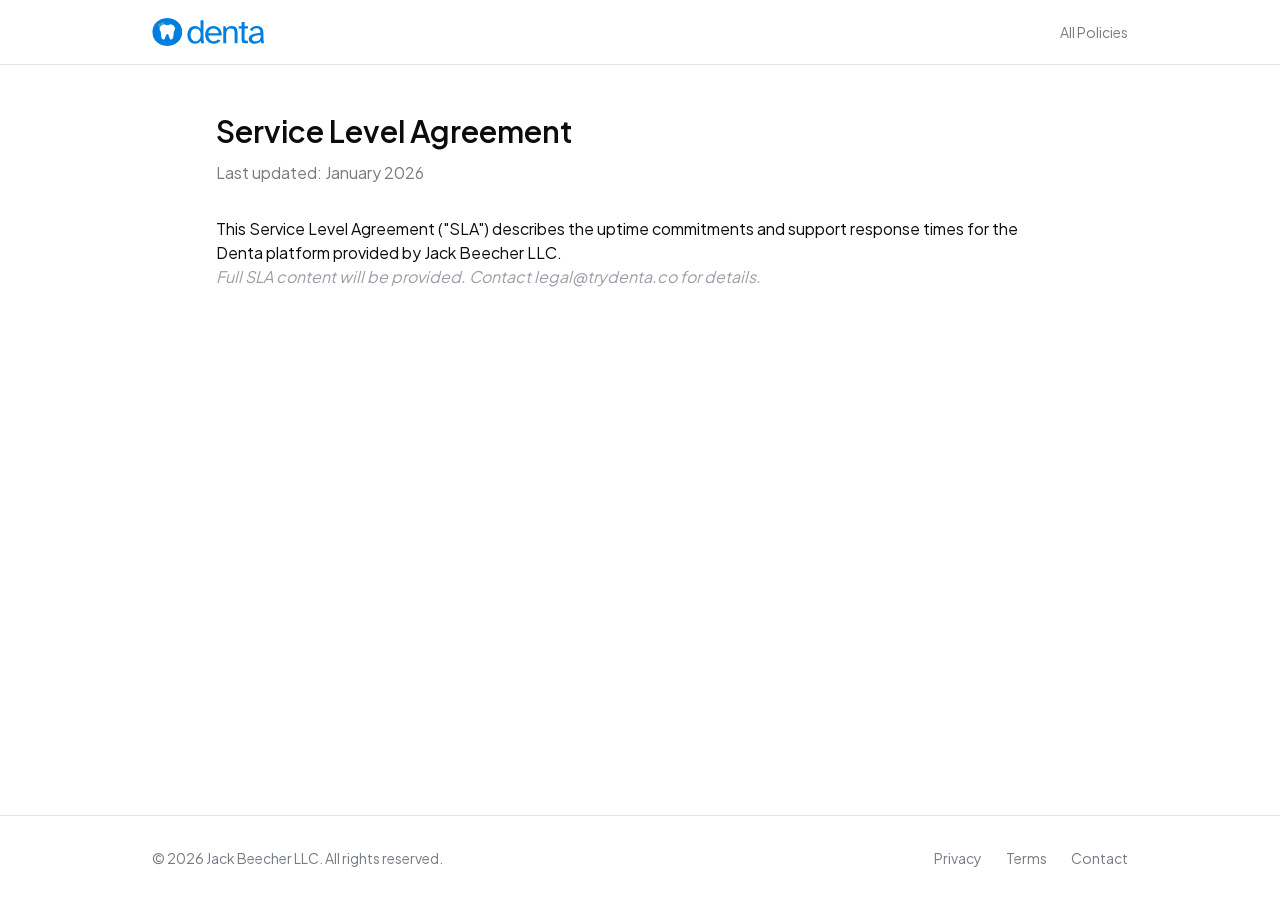
<file: legal/sla.html>
<!DOCTYPE html><html lang="en"><head><meta charset="utf-8"><meta name="viewport" content="width=device-width, initial-scale=1"><link rel="preload" href="../assets/4ee71d90e0f663bd-s.p.33jraz4m6n5g3_dpldpl7XCx.woff2" as="font" crossorigin="" type="font/woff2"><link rel="preload" href="../assets/99e609270109b47d-s.p.40sczeszzbjw1_dpldpl7XCx.woff2" as="font" crossorigin="" type="font/woff2"><link rel="preload" href="../assets/c47649aa31f9e140-s.p.3lxpqujs87tck_dpldpl7XCx.woff2" as="font" crossorigin="" type="font/woff2"><link rel="preload" href="../assets/e4505858a30c79c2-s.p.0tlhhw_qyyfys_dpldpl7XCx.woff2" as="font" crossorigin="" type="font/woff2"><link rel="preload" href="../assets/effe91970fc4db64-s.p.0oace-s_gkfks_dpldpl7XCx.woff2" as="font" crossorigin="" type="font/woff2"><link rel="preload" href="../assets/f36318c221c6c961-s.p.0u-o0s5dp82ve_dpldpl7XCx.woff2" as="font" crossorigin="" type="font/woff2"><link rel="preload" href="../assets/fba5a26ea33df6a3-s.p.18rizl4rsrl42_dpldpl7XCx.woff2" as="font" crossorigin="" type="font/woff2"><link rel="stylesheet" href="../assets/3vatel4nnia17_dpldpl7XCx.css" data-precedence="next"><link rel="preload" as="script" fetchpriority="low" href="../assets/35_s3-7hke9v0_dpldpl7XCx.js"><script src="../assets/0avlm5dt36jfl_dpldpl7XCx.js" async=""></script><script src="../assets/0uahjjp_y9-2d_dpldpl7XCx.js" async=""></script><script src="../assets/21dvcbew0et90_dpldpl7XCx.js" async=""></script><script src="../assets/24a2rqj9u98e2_dpldpl7XCx.js" async=""></script><script src="../assets/0xhkm04rh8t9m_dpldpl7XCx.js" async=""></script><script src="../assets/turbopack-1rwpoyd0acp39_dpldpl7XCx.js" async=""></script><script src="../assets/3576ryhq7hadl_dpldpl7XCx.js" async=""></script><script src="../assets/36-b6bul2dirq_dpldpl7XCx.js" async=""></script><script src="../assets/3gy5fkhfecmb9_dpldpl7XCx.js" async=""></script><script src="../assets/222_rv5rc8k6u_dpldpl7XCx.js" async=""></script><script src="../assets/0g-twb30zlv8f_dpldpl7XCx.js" async=""></script><script src="../assets/0a0di2it2-wgd_dpldpl7XCx.js" async=""></script><script src="../assets/4339bhrhubuh3_dpldpl7XCx.js" async=""></script><meta name="next-size-adjust" content=""><title>Service Level Agreement | Denta | Denta</title><meta name="description" content="Service Level Agreement for Denta by Jack Beecher LLC."><meta name="keywords" content="dental analytics,dental practice analytics,dental KPI tracking,dental benchmarking,dental AI,DSO analytics,dental production tracking,dental collections analytics,dental practice management,dental data platform"><meta name="robots" content="index, follow"><meta property="og:title" content="Denta — Dental Analytics &amp; AI for Your Practice"><meta property="og:description" content="Turn your practice data into clarity. Track production, collections, provider KPIs, and P&amp;L across every location."><meta property="og:url" content="https://trydenta.co"><meta property="og:site_name" content="Denta"><meta property="og:image" content="https://www.trydenta.co/opengraph-image?5c11db0cf49fe960"><meta property="og:image:type" content="image/png"><meta property="og:image:width" content="1200"><meta property="og:image:height" content="630"><meta property="og:image:alt" content="Denta: The dental practice that runs itself"><meta property="og:type" content="website"><meta name="twitter:card" content="summary_large_image"><meta name="twitter:title" content="Denta — Dental Analytics &amp; AI for Your Practice"><meta name="twitter:description" content="Turn your practice data into clarity. Track production, collections, provider KPIs, and P&amp;L across every location."><meta name="twitter:image" content="https://www.trydenta.co/opengraph-image?5c11db0cf49fe960"><meta name="twitter:image:alt" content="Denta: The dental practice that runs itself"><meta name="twitter:image:type" content="image/png"><meta name="twitter:image:width" content="1200"><meta name="twitter:image:height" content="630"><link rel="icon" href="../assets/icon_icon03kxlr.svg" sizes="any" type="image/svg+xml"><meta name="sentry-trace" content="6bd60bbd35f90327987e818cb7266235-e868d83434d642e8-1"><meta name="baggage" content="sentry-environment=production,sentry-release=6313395384a1bf2260d540c55b9eb299375fd762,sentry-public_key=9f2a958cee1a43435d101fb4e38621c1,sentry-trace_id=6bd60bbd35f90327987e818cb7266235,sentry-org_id=4510902486958080,sentry-transaction=GET%20%2Flegal%2Fsla,sentry-sampled=true,sentry-sample_rand=0.13205183231697593,sentry-sample_rate=1"><script src="../assets/0cz1d0mv5g_q7_dpldpl7XCx.js" nomodule=""></script><script src="../assets/script.js" data-sdkn="@vercel/analytics/next" data-sdkv="2.0.1" data-disable-auto-track="1" data-view-endpoint="/71e8fcf49ccd6d9e/view" data-event-endpoint="/71e8fcf49ccd6d9e/event" data-session-endpoint="/71e8fcf49ccd6d9e/session" defer=""></script></head><body class="plus_jakarta_sans_f7453609-module__Jmuy9q__variable jetbrains_mono_5061e47c-module__PgjNRa__variable hanken_grotesk_6256d4d9-module__H8NnCa__variable eb_garamond_887c64e7-module__BAH9mq__variable ibm_plex_mono_cefa2ee7-module__SCfLgq__variable antialiased"><div hidden=""><!--$--><!--/$--></div><div class="min-h-screen bg-white flex flex-col"><header class="border-b border-gray-200"><div class="max-w-5xl mx-auto px-6 h-16 flex items-center justify-between"><a href="../index.html"><img alt="Denta" loading="lazy" width="128" height="32" decoding="async" data-nimg="1" class="h-7 w-auto" style="color:transparent" src="../assets/logo-horizontal-sm_dpldpl7XCx.svg"></a><a class="text-sm text-gray-500 hover:text-gray-900 transition-colors" href="../legal.html">All Policies</a></div></header><main class="flex-1"><div class="max-w-4xl mx-auto px-6 py-12"><div><h1 class="text-3xl font-semibold text-gray-900 mb-3">Service Level Agreement</h1><p class="text-gray-500 mb-8">Last updated: January 2026</p><div class="prose prose-gray max-w-none"><p>This Service Level Agreement ("SLA") describes the uptime commitments and support response times for the Denta platform provided by Jack Beecher LLC.</p><p class="text-gray-400 italic">Full SLA content will be provided. Contact legal@trydenta.co for details.</p></div></div><!--$--><!--/$--></div></main><footer class="border-t border-gray-200"><div class="max-w-5xl mx-auto px-6 py-8"><div class="flex flex-col sm:flex-row justify-between items-center gap-4"><p class="text-sm text-gray-500">© <!-- -->2026<!-- --> Jack Beecher LLC. All rights reserved.</p><div class="flex items-center gap-6"><a class="text-sm text-gray-500 hover:text-gray-900" href="../legal/privacy.html">Privacy</a><a class="text-sm text-gray-500 hover:text-gray-900" href="../legal/terms.html">Terms</a><a href="mailto:support@trydenta.co" class="text-sm text-gray-500 hover:text-gray-900">Contact</a></div></div></div></footer></div><script type="text/javascript" crossorigin="anonymous" src="https://us-assets.i.posthog.com/static/surveys.js?v=1.396.6"></script><script type="text/javascript" crossorigin="anonymous" src="https://us-assets.i.posthog.com/array/phc_o4NJNjfPgX9KcsQNbihQ3Mqxy8zvRo4t6fkjMmDrLSUo/config.js"></script><script type="text/javascript" crossorigin="anonymous" src="https://us-assets.i.posthog.com/static/dead-clicks-autocapture.js?v=1.396.6"></script><script type="text/javascript" crossorigin="anonymous" src="https://us-assets.i.posthog.com/static/web-vitals.js?v=1.396.6"></script><script src="../assets/35_s3-7hke9v0_dpldpl7XCx.js" id="_R_" async=""></script><script>(self.__next_f=self.__next_f||[]).push([0])</script><script>self.__next_f.push([1,"1:\"$Sreact.fragment\"\n2:I[900639,[\"/_next/static/chunks/3576ryhq7hadl.js?dpl=dpl_7XCxFSYbjFN6HqWGfjbtyZgSN7Dq\",\"/_next/static/chunks/36-b6bul2dirq.js?dpl=dpl_7XCxFSYbjFN6HqWGfjbtyZgSN7Dq\"],\"default\"]\n3:I[700563,[\"/_next/static/chunks/3576ryhq7hadl.js?dpl=dpl_7XCxFSYbjFN6HqWGfjbtyZgSN7Dq\",\"/_next/static/chunks/36-b6bul2dirq.js?dpl=dpl_7XCxFSYbjFN6HqWGfjbtyZgSN7Dq\"],\"PostHogProvider\"]\n4:I[234320,[\"/_next/static/chunks/3gy5fkhfecmb9.js?dpl=dpl_7XCxFSYbjFN6HqWGfjbtyZgSN7Dq\",\"/_next/static/chunks/222_rv5rc8k6u.js?dpl=dpl_7XCxFSYbjFN6HqWGfjbtyZgSN7Dq\"],\"default\"]\n5:I[222975,[\"/_next/static/chunks/3gy5fkhfecmb9.js?dpl=dpl_7XCxFSYbjFN6HqWGfjbtyZgSN7Dq\",\"/_next/static/chunks/222_rv5rc8k6u.js?dpl=dpl_7XCxFSYbjFN6HqWGfjbtyZgSN7Dq\"],\"default\"]\n6:I[807369,[\"/_next/static/chunks/3576ryhq7hadl.js?dpl=dpl_7XCxFSYbjFN6HqWGfjbtyZgSN7Dq\",\"/_next/static/chunks/36-b6bul2dirq.js?dpl=dpl_7XCxFSYbjFN6HqWGfjbtyZgSN7Dq\"],\"Analytics\"]\n7:I[984149,[\"/_next/static/chunks/3576ryhq7hadl.js?dpl=dpl_7XCxFSYbjFN6HqWGfjbtyZgSN7Dq\",\"/_next/static/chunks/36-b6bul2dirq.js?dpl=dpl_7XCxFSYbjFN6HqWGfjbtyZgSN7Dq\",\"/_next/static/chunks/0g-twb30zlv8f.js?dpl=dpl_7XCxFSYbjFN6HqWGfjbtyZgSN7Dq\"],\"\"]\n8:I[474707,[\"/_next/static/chunks/3576ryhq7hadl.js?dpl=dpl_7XCxFSYbjFN6HqWGfjbtyZgSN7Dq\",\"/_next/static/chunks/36-b6bul2dirq.js?dpl=dpl_7XCxFSYbjFN6HqWGfjbtyZgSN7Dq\",\"/_next/static/chunks/0g-twb30zlv8f.js?dpl=dpl_7XCxFSYbjFN6HqWGfjbtyZgSN7Dq\"],\"Image\"]\nd:I[566083,[\"/_next/static/chunks/3576ryhq7hadl.js?dpl=dpl_7XCxFSYbjFN6HqWGfjbtyZgSN7Dq\",\"/_next/static/chunks/36-b6bul2dirq.js?dpl=dpl_7XCxFSYbjFN6HqWGfjbtyZgSN7Dq\",\"/_next/static/chunks/0a0di2it2-wgd.js?dpl=dpl_7XCxFSYbjFN6HqWGfjbtyZgSN7Dq\",\"/_next/static/chunks/4339bhrhubuh3.js?dpl=dpl_7XCxFSYbjFN6HqWGfjbtyZgSN7Dq\"],\"default\"]\n:HL[\"/_next/static/chunks/3vatel4nnia17.css?dpl=dpl_7XCxFSYbjFN6HqWGfjbtyZgSN7Dq\",\"style\"]\n:HL[\"/_next/static/media/4ee71d90e0f663bd-s.p.33jraz4m6n5g3.woff2?dpl=dpl_7XCxFSYbjFN6HqWGfjbtyZgSN7Dq\",\"font\",{\"crossOrigin\":\"\",\"type\":\"font/woff2\"}]\n:HL[\"/_next/static/media/99e609270109b47d-s.p.40sczeszzbjw1.woff2?dpl=dpl_7XCxFSYbjFN6HqWGfjbtyZgSN7Dq\",\"font\",{\"crossOrigin\":\"\",\"type\":\"font/woff2\"}]\n:HL[\"/_next/static/media/c47649aa31f9e140-s.p.3lxpqujs87tck.woff2?dpl=dpl_7XCxFSYbjFN6HqWGfjbtyZgSN7Dq\",\"font\",{\"crossOrigin\":\"\",\"type\":\"font/woff2\"}]\n:HL[\"/_next/static/media/e4505858a30c79c2-s.p.0tlhhw_qyyfys.woff2?dpl=dpl_7XCxFSYbjFN6HqWGfjbtyZgSN7Dq\",\"font\",{\"crossOrigin\":\"\",\"type\":\"font/woff2\"}]\n:HL[\"/_next/static/media/effe91970fc4db64-s.p.0oace-s_gkfks.woff2?dpl=dpl_7XCxFSYbjFN6HqWGfjbtyZgSN7Dq\",\"font\",{\"crossOrigin\":\"\",\"type\":\"font/woff2\"}]\n:HL[\"/_next/static/media/f36318c221c6c961-s.p.0u-o0s5dp82ve.woff2?dpl=dpl_7XCxFSYbjFN6HqWGfjbtyZgSN7Dq\",\"font\",{\"crossOrigin\":\"\",\"type\":\"font/woff2\"}]\n:HL[\"/_next/static/media/fba5a26ea33df6a3-s.p.18rizl4rsrl42.woff2?dpl=dpl_7XCxFSYbjFN6HqWGfjbtyZgSN7Dq\",\"font\",{\"crossOrigin\":\"\",\"type\":\"font/woff2\"}]\n"])</script><script>self.__next_f.push([1,"0:{\"P\":null,\"c\":[\"\",\"legal\",\"sla\"],\"q\":\"\",\"i\":false,\"f\":[[[\"\",{\"children\":[\"legal\",{\"children\":[\"sla\",{\"children\":[\"__PAGE__\",{}]}]}]},\"$undefined\",\"$undefined\",16],[[\"$\",\"$1\",\"c\",{\"children\":[[[\"$\",\"link\",\"0\",{\"rel\":\"stylesheet\",\"href\":\"/_next/static/chunks/3vatel4nnia17.css?dpl=dpl_7XCxFSYbjFN6HqWGfjbtyZgSN7Dq\",\"precedence\":\"next\",\"crossOrigin\":\"$undefined\",\"nonce\":\"$undefined\"}],[\"$\",\"script\",\"script-0\",{\"src\":\"/_next/static/chunks/3576ryhq7hadl.js?dpl=dpl_7XCxFSYbjFN6HqWGfjbtyZgSN7Dq\",\"async\":true,\"nonce\":\"$undefined\"}],[\"$\",\"script\",\"script-1\",{\"src\":\"/_next/static/chunks/36-b6bul2dirq.js?dpl=dpl_7XCxFSYbjFN6HqWGfjbtyZgSN7Dq\",\"async\":true,\"nonce\":\"$undefined\"}]],[\"$\",\"html\",null,{\"lang\":\"en\",\"children\":[[\"$\",\"head\",null,{}],[\"$\",\"body\",null,{\"className\":\"plus_jakarta_sans_f7453609-module__Jmuy9q__variable jetbrains_mono_5061e47c-module__PgjNRa__variable hanken_grotesk_6256d4d9-module__H8NnCa__variable eb_garamond_887c64e7-module__BAH9mq__variable ibm_plex_mono_cefa2ee7-module__SCfLgq__variable antialiased\",\"children\":[[\"$\",\"$L2\",null,{}],[\"$\",\"$L3\",null,{\"children\":[\"$\",\"$L4\",null,{\"parallelRouterKey\":\"children\",\"error\":\"$undefined\",\"errorStyles\":\"$undefined\",\"errorScripts\":\"$undefined\",\"template\":[\"$\",\"$L5\",null,{}],\"templateStyles\":\"$undefined\",\"templateScripts\":\"$undefined\",\"notFound\":[[[\"$\",\"title\",null,{\"children\":\"404: This page could not be found.\"}],[\"$\",\"div\",null,{\"style\":{\"fontFamily\":\"system-ui,\\\"Segoe UI\\\",Roboto,Helvetica,Arial,sans-serif,\\\"Apple Color Emoji\\\",\\\"Segoe UI Emoji\\\"\",\"height\":\"100vh\",\"textAlign\":\"center\",\"display\":\"flex\",\"flexDirection\":\"column\",\"alignItems\":\"center\",\"justifyContent\":\"center\"},\"children\":[\"$\",\"div\",null,{\"children\":[[\"$\",\"style\",null,{\"dangerouslySetInnerHTML\":{\"__html\":\"body{color:#000;background:#fff;margin:0}.next-error-h1{border-right:1px solid rgba(0,0,0,.3)}@media (prefers-color-scheme:dark){body{color:#fff;background:#000}.next-error-h1{border-right:1px solid rgba(255,255,255,.3)}}\"}}],[\"$\",\"h1\",null,{\"className\":\"next-error-h1\",\"style\":{\"display\":\"inline-block\",\"margin\":\"0 20px 0 0\",\"padding\":\"0 23px 0 0\",\"fontSize\":24,\"fontWeight\":500,\"verticalAlign\":\"top\",\"lineHeight\":\"49px\"},\"children\":404}],[\"$\",\"div\",null,{\"style\":{\"display\":\"inline-block\"},\"children\":[\"$\",\"h2\",null,{\"style\":{\"fontSize\":14,\"fontWeight\":400,\"lineHeight\":\"49px\",\"margin\":0},\"children\":\"This page could not be found.\"}]}]]}]}]],[]],\"forbidden\":\"$undefined\",\"unauthorized\":\"$undefined\"}]}],[\"$\",\"$L6\",null,{}]]}]]}]]}],{\"children\":[[\"$\",\"$1\",\"c\",{\"children\":[[[\"$\",\"script\",\"script-0\",{\"src\":\"/_next/static/chunks/0g-twb30zlv8f.js?dpl=dpl_7XCxFSYbjFN6HqWGfjbtyZgSN7Dq\",\"async\":true,\"nonce\":\"$undefined\"}]],[\"$\",\"div\",null,{\"className\":\"min-h-screen bg-white flex flex-col\",\"children\":[[\"$\",\"header\",null,{\"className\":\"border-b border-gray-200\",\"children\":[\"$\",\"div\",null,{\"className\":\"max-w-5xl mx-auto px-6 h-16 flex items-center justify-between\",\"children\":[[\"$\",\"$L7\",null,{\"href\":\"/\",\"children\":[\"$\",\"$L8\",null,{\"src\":\"/brand/logo-horizontal-sm.svg\",\"alt\":\"Denta\",\"width\":128,\"height\":32,\"className\":\"h-7 w-auto\"}]}],[\"$\",\"$L7\",null,{\"href\":\"/legal\",\"className\":\"text-sm text-gray-500 hover:text-gray-900 transition-colors\",\"children\":\"All Policies\"}]]}]}],[\"$\",\"main\",null,{\"className\":\"flex-1\",\"children\":[\"$\",\"div\",null,{\"className\":\"max-w-4xl mx-auto px-6 py-12\",\"children\":[\"$\",\"$L4\",null,{\"parallelRouterKey\":\"children\",\"error\":\"$undefined\",\"errorStyles\":\"$undefined\",\"errorScripts\":\"$undefined\",\"template\":[\"$\",\"$L5\",null,{}],\"templateStyles\":\"$undefined\",\"templateScripts\":\"$undefined\",\"notFound\":\"$undefined\",\"forbidden\":\"$undefined\",\"unauthorized\":\"$undefined\"}]}]}],[\"$\",\"footer\",null,{\"className\":\"border-t border-gray-200\",\"children\":[\"$\",\"div\",null,{\"className\":\"max-w-5xl mx-auto px-6 py-8\",\"children\":[\"$\",\"div\",null,{\"className\":\"flex flex-col sm:flex-row justify-between items-center gap-4\",\"children\":[[\"$\",\"p\",null,{\"className\":\"text-sm text-gray-500\",\"children\":[\"© \",2026,\" Jack Beecher LLC. All rights reserved.\"]}],[\"$\",\"div\",null,{\"className\":\"flex items-center gap-6\",\"children\":[[\"$\",\"$L7\",null,{\"href\":\"/legal/privacy\",\"className\":\"text-sm text-gray-500 hover:text-gray-900\",\"children\":\"Privacy\"}],[\"$\",\"$L7\",null,{\"href\":\"/legal/terms\",\"className\":\"text-sm text-gray-500 hover:text-gray-900\",\"children\":\"Terms\"}],[\"$\",\"a\",null,{\"href\":\"mailto:support@trydenta.co\",\"className\":\"text-sm text-gray-500 hover:text-gray-900\",\"children\":\"Contact\"}]]}]]}]}]}]]}]]}],{\"children\":[[\"$\",\"$1\",\"c\",{\"children\":[null,[\"$\",\"$L4\",null,{\"parallelRouterKey\":\"children\",\"error\":\"$undefined\",\"errorStyles\":\"$undefined\",\"errorScripts\":\"$undefined\",\"template\":[\"$\",\"$L5\",null,{}],\"templateStyles\":\"$undefined\",\"templateScripts\":\"$undefined\",\"notFound\":\"$undefined\",\"forbidden\":\"$undefined\",\"unauthorized\":\"$undefined\"}]]}],{\"children\":[[\"$\",\"$1\",\"c\",{\"children\":[\"$L9\",null,\"$La\"]}],{},null,false,null]},null,false,\"$@b\"]},null,false,null]},null,false,null],\"$Lc\",false]],\"m\":\"$undefined\",\"G\":[\"$d\",[\"$Le\"]],\"S\":true,\"h\":null,\"s\":\"$undefined\",\"l\":\"$undefined\",\"p\":\"$undefined\",\"d\":\"$undefined\"}\n"])</script><script>self.__next_f.push([1,"f:I[348136,[\"/_next/static/chunks/3gy5fkhfecmb9.js?dpl=dpl_7XCxFSYbjFN6HqWGfjbtyZgSN7Dq\",\"/_next/static/chunks/222_rv5rc8k6u.js?dpl=dpl_7XCxFSYbjFN6HqWGfjbtyZgSN7Dq\"],\"OutletBoundary\"]\n10:\"$Sreact.suspense\"\n13:I[348136,[\"/_next/static/chunks/3gy5fkhfecmb9.js?dpl=dpl_7XCxFSYbjFN6HqWGfjbtyZgSN7Dq\",\"/_next/static/chunks/222_rv5rc8k6u.js?dpl=dpl_7XCxFSYbjFN6HqWGfjbtyZgSN7Dq\"],\"ViewportBoundary\"]\n15:I[348136,[\"/_next/static/chunks/3gy5fkhfecmb9.js?dpl=dpl_7XCxFSYbjFN6HqWGfjbtyZgSN7Dq\",\"/_next/static/chunks/222_rv5rc8k6u.js?dpl=dpl_7XCxFSYbjFN6HqWGfjbtyZgSN7Dq\"],\"MetadataBoundary\"]\n9:[\"$\",\"div\",null,{\"children\":[[\"$\",\"h1\",null,{\"className\":\"text-3xl font-semibold text-gray-900 mb-3\",\"children\":\"Service Level Agreement\"}],[\"$\",\"p\",null,{\"className\":\"text-gray-500 mb-8\",\"children\":\"Last updated: January 2026\"}],[\"$\",\"div\",null,{\"className\":\"prose prose-gray max-w-none\",\"children\":[[\"$\",\"p\",null,{\"children\":\"This Service Level Agreement (\\\"SLA\\\") describes the uptime commitments and support response times for the Denta platform provided by Jack Beecher LLC.\"}],[\"$\",\"p\",null,{\"className\":\"text-gray-400 italic\",\"children\":\"Full SLA content will be provided. Contact legal@trydenta.co for details.\"}]]}]]}]\na:[\"$\",\"$Lf\",null,{\"children\":[\"$\",\"$10\",null,{\"name\":\"Next.MetadataOutlet\",\"children\":\"$@11\"}]}]\n12:[]\nb:\"$W12\"\nc:[\"$\",\"$1\",\"h\",{\"children\":[null,[\"$\",\"$L13\",null,{\"children\":\"$L14\"}],[\"$\",\"div\",null,{\"hidden\":true,\"children\":[\"$\",\"$L15\",null,{\"children\":[\"$\",\"$10\",null,{\"name\":\"Next.Metadata\",\"children\":\"$L16\"}]}]}],[\"$\",\"meta\",null,{\"name\":\"next-size-adjust\",\"content\":\"\"}]]}]\ne:[\"$\",\"link\",\"0\",{\"rel\":\"stylesheet\",\"href\":\"/_next/static/chunks/3vatel4nnia17.css?dpl=dpl_7XCxFSYbjFN6HqWGfjbtyZgSN7Dq\",\"precedence\":\"next\",\"crossOrigin\":\"$undefined\",\"nonce\":\"$undefined\"}]\n"])</script><script>self.__next_f.push([1,"14:[[\"$\",\"meta\",\"0\",{\"charSet\":\"utf-8\"}],[\"$\",\"meta\",\"1\",{\"name\":\"viewport\",\"content\":\"width=device-width, initial-scale=1\"}]]\n"])</script><script>self.__next_f.push([1,"17:I[933979,[\"/_next/static/chunks/3gy5fkhfecmb9.js?dpl=dpl_7XCxFSYbjFN6HqWGfjbtyZgSN7Dq\",\"/_next/static/chunks/222_rv5rc8k6u.js?dpl=dpl_7XCxFSYbjFN6HqWGfjbtyZgSN7Dq\"],\"IconMark\"]\n11:null\n"])</script><script>self.__next_f.push([1,"16:[[\"$\",\"title\",\"0\",{\"children\":\"Service Level Agreement | Denta | Denta\"}],[\"$\",\"meta\",\"1\",{\"name\":\"description\",\"content\":\"Service Level Agreement for Denta by Jack Beecher LLC.\"}],[\"$\",\"meta\",\"2\",{\"name\":\"keywords\",\"content\":\"dental analytics,dental practice analytics,dental KPI tracking,dental benchmarking,dental AI,DSO analytics,dental production tracking,dental collections analytics,dental practice management,dental data platform\"}],[\"$\",\"meta\",\"3\",{\"name\":\"robots\",\"content\":\"index, follow\"}],[\"$\",\"meta\",\"4\",{\"property\":\"og:title\",\"content\":\"Denta — Dental Analytics \u0026 AI for Your Practice\"}],[\"$\",\"meta\",\"5\",{\"property\":\"og:description\",\"content\":\"Turn your practice data into clarity. Track production, collections, provider KPIs, and P\u0026L across every location.\"}],[\"$\",\"meta\",\"6\",{\"property\":\"og:url\",\"content\":\"https://trydenta.co\"}],[\"$\",\"meta\",\"7\",{\"property\":\"og:site_name\",\"content\":\"Denta\"}],[\"$\",\"meta\",\"8\",{\"property\":\"og:image\",\"content\":\"https://www.trydenta.co/opengraph-image?5c11db0cf49fe960\"}],[\"$\",\"meta\",\"9\",{\"property\":\"og:image:type\",\"content\":\"image/png\"}],[\"$\",\"meta\",\"10\",{\"property\":\"og:image:width\",\"content\":\"1200\"}],[\"$\",\"meta\",\"11\",{\"property\":\"og:image:height\",\"content\":\"630\"}],[\"$\",\"meta\",\"12\",{\"property\":\"og:image:alt\",\"content\":\"Denta: The dental practice that runs itself\"}],[\"$\",\"meta\",\"13\",{\"property\":\"og:type\",\"content\":\"website\"}],[\"$\",\"meta\",\"14\",{\"name\":\"twitter:card\",\"content\":\"summary_large_image\"}],[\"$\",\"meta\",\"15\",{\"name\":\"twitter:title\",\"content\":\"Denta — Dental Analytics \u0026 AI for Your Practice\"}],[\"$\",\"meta\",\"16\",{\"name\":\"twitter:description\",\"content\":\"Turn your practice data into clarity. Track production, collections, provider KPIs, and P\u0026L across every location.\"}],[\"$\",\"meta\",\"17\",{\"name\":\"twitter:image\",\"content\":\"https://www.trydenta.co/opengraph-image?5c11db0cf49fe960\"}],[\"$\",\"meta\",\"18\",{\"name\":\"twitter:image:alt\",\"content\":\"Denta: The dental practice that runs itself\"}],[\"$\",\"meta\",\"19\",{\"name\":\"twitter:image:type\",\"content\":\"image/png\"}],[\"$\",\"meta\",\"20\",{\"name\":\"twitter:image:width\",\"content\":\"1200\"}],[\"$\",\"meta\",\"21\",{\"name\":\"twitter:image:height\",\"content\":\"630\"}],[\"$\",\"link\",\"22\",{\"rel\":\"icon\",\"href\":\"/icon.svg?icon.03kxlr2h6xfx_.svg\",\"sizes\":\"any\",\"type\":\"image/svg+xml\"}],[\"$\",\"$L17\",\"23\",{}]]\n"])</script><next-route-announcer style="position: absolute;"></next-route-announcer></body></html>
</file>
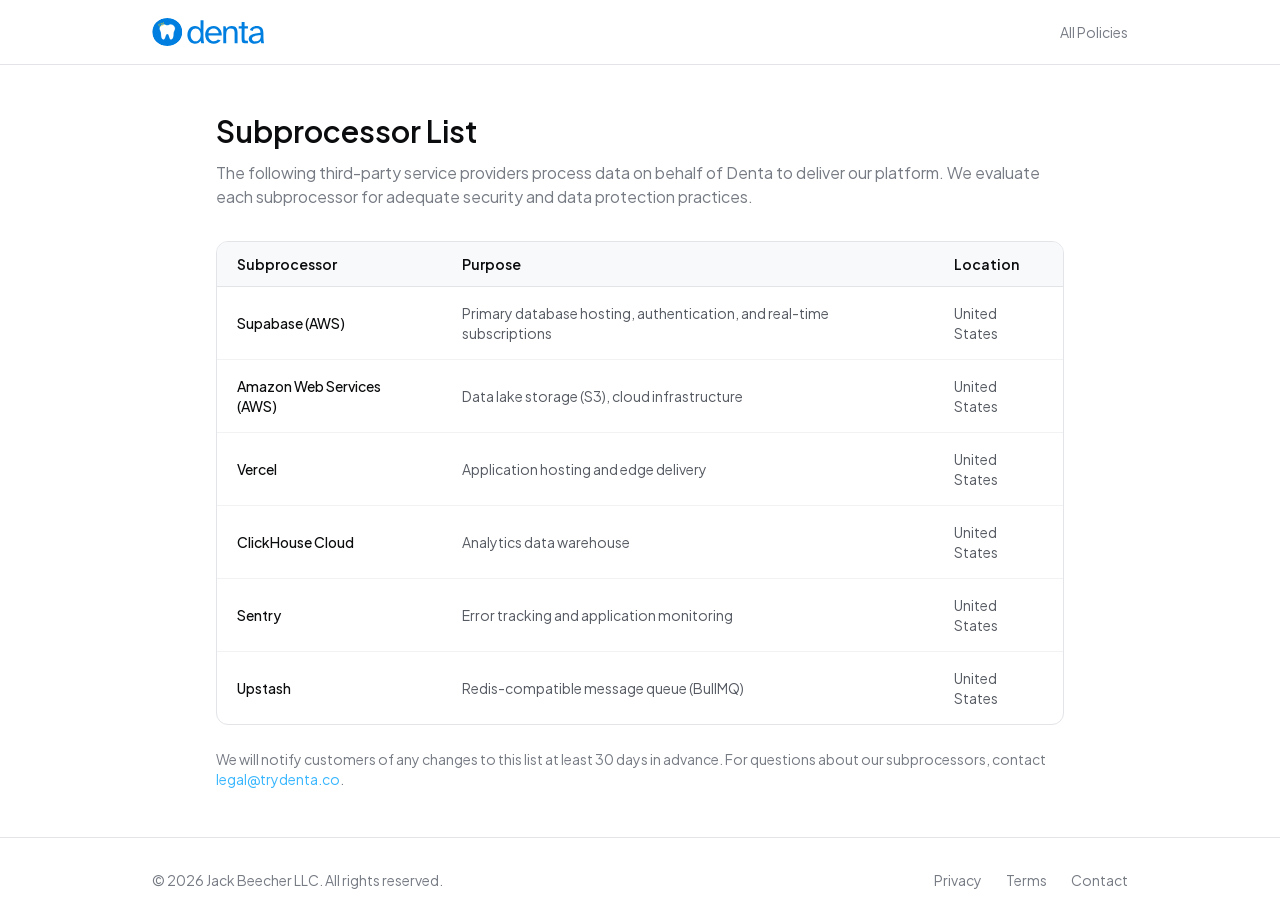
<file: legal/subprocessors.html>
<!DOCTYPE html><html lang="en"><head><meta charset="utf-8"><meta name="viewport" content="width=device-width, initial-scale=1"><link rel="preload" href="../assets/4ee71d90e0f663bd-s.p.33jraz4m6n5g3_dpldpl7XCx.woff2" as="font" crossorigin="" type="font/woff2"><link rel="preload" href="../assets/99e609270109b47d-s.p.40sczeszzbjw1_dpldpl7XCx.woff2" as="font" crossorigin="" type="font/woff2"><link rel="preload" href="../assets/c47649aa31f9e140-s.p.3lxpqujs87tck_dpldpl7XCx.woff2" as="font" crossorigin="" type="font/woff2"><link rel="preload" href="../assets/e4505858a30c79c2-s.p.0tlhhw_qyyfys_dpldpl7XCx.woff2" as="font" crossorigin="" type="font/woff2"><link rel="preload" href="../assets/effe91970fc4db64-s.p.0oace-s_gkfks_dpldpl7XCx.woff2" as="font" crossorigin="" type="font/woff2"><link rel="preload" href="../assets/f36318c221c6c961-s.p.0u-o0s5dp82ve_dpldpl7XCx.woff2" as="font" crossorigin="" type="font/woff2"><link rel="preload" href="../assets/fba5a26ea33df6a3-s.p.18rizl4rsrl42_dpldpl7XCx.woff2" as="font" crossorigin="" type="font/woff2"><link rel="stylesheet" href="../assets/3vatel4nnia17_dpldpl7XCx.css" data-precedence="next"><link rel="preload" as="script" fetchpriority="low" href="../assets/35_s3-7hke9v0_dpldpl7XCx.js"><script src="../assets/0avlm5dt36jfl_dpldpl7XCx.js" async=""></script><script src="../assets/0uahjjp_y9-2d_dpldpl7XCx.js" async=""></script><script src="../assets/21dvcbew0et90_dpldpl7XCx.js" async=""></script><script src="../assets/24a2rqj9u98e2_dpldpl7XCx.js" async=""></script><script src="../assets/0xhkm04rh8t9m_dpldpl7XCx.js" async=""></script><script src="../assets/turbopack-1rwpoyd0acp39_dpldpl7XCx.js" async=""></script><script src="../assets/3576ryhq7hadl_dpldpl7XCx.js" async=""></script><script src="../assets/36-b6bul2dirq_dpldpl7XCx.js" async=""></script><script src="../assets/3gy5fkhfecmb9_dpldpl7XCx.js" async=""></script><script src="../assets/222_rv5rc8k6u_dpldpl7XCx.js" async=""></script><script src="../assets/0g-twb30zlv8f_dpldpl7XCx.js" async=""></script><script src="../assets/0a0di2it2-wgd_dpldpl7XCx.js" async=""></script><script src="../assets/4339bhrhubuh3_dpldpl7XCx.js" async=""></script><meta name="next-size-adjust" content=""><title>Subprocessor List | Denta | Denta</title><meta name="description" content="Third-party services that process data on behalf of Denta."><meta name="keywords" content="dental analytics,dental practice analytics,dental KPI tracking,dental benchmarking,dental AI,DSO analytics,dental production tracking,dental collections analytics,dental practice management,dental data platform"><meta name="robots" content="index, follow"><meta property="og:title" content="Denta — Dental Analytics &amp; AI for Your Practice"><meta property="og:description" content="Turn your practice data into clarity. Track production, collections, provider KPIs, and P&amp;L across every location."><meta property="og:url" content="https://trydenta.co"><meta property="og:site_name" content="Denta"><meta property="og:image" content="https://www.trydenta.co/opengraph-image?5c11db0cf49fe960"><meta property="og:image:type" content="image/png"><meta property="og:image:width" content="1200"><meta property="og:image:height" content="630"><meta property="og:image:alt" content="Denta: The dental practice that runs itself"><meta property="og:type" content="website"><meta name="twitter:card" content="summary_large_image"><meta name="twitter:title" content="Denta — Dental Analytics &amp; AI for Your Practice"><meta name="twitter:description" content="Turn your practice data into clarity. Track production, collections, provider KPIs, and P&amp;L across every location."><meta name="twitter:image" content="https://www.trydenta.co/opengraph-image?5c11db0cf49fe960"><meta name="twitter:image:alt" content="Denta: The dental practice that runs itself"><meta name="twitter:image:type" content="image/png"><meta name="twitter:image:width" content="1200"><meta name="twitter:image:height" content="630"><link rel="icon" href="../assets/icon_icon03kxlr.svg" sizes="any" type="image/svg+xml"><meta name="sentry-trace" content="3f35c667558716a18aa3b1c035e847d5-36a886633a3a0b47-1"><meta name="baggage" content="sentry-environment=production,sentry-release=6313395384a1bf2260d540c55b9eb299375fd762,sentry-public_key=9f2a958cee1a43435d101fb4e38621c1,sentry-trace_id=3f35c667558716a18aa3b1c035e847d5,sentry-org_id=4510902486958080,sentry-transaction=prerender%20route%20(app)%20%2Flegal%2Fsubprocessors,sentry-sampled=true,sentry-sample_rand=0.09844334724809967,sentry-sample_rate=1"><script src="../assets/0cz1d0mv5g_q7_dpldpl7XCx.js" nomodule=""></script><script src="../assets/script.js" data-sdkn="@vercel/analytics/next" data-sdkv="2.0.1" data-disable-auto-track="1" data-view-endpoint="/71e8fcf49ccd6d9e/view" data-event-endpoint="/71e8fcf49ccd6d9e/event" data-session-endpoint="/71e8fcf49ccd6d9e/session" defer=""></script></head><body class="plus_jakarta_sans_f7453609-module__Jmuy9q__variable jetbrains_mono_5061e47c-module__PgjNRa__variable hanken_grotesk_6256d4d9-module__H8NnCa__variable eb_garamond_887c64e7-module__BAH9mq__variable ibm_plex_mono_cefa2ee7-module__SCfLgq__variable antialiased"><div hidden=""><!--$--><!--/$--></div><div class="min-h-screen bg-white flex flex-col"><header class="border-b border-gray-200"><div class="max-w-5xl mx-auto px-6 h-16 flex items-center justify-between"><a href="../index.html"><img alt="Denta" loading="lazy" width="128" height="32" decoding="async" data-nimg="1" class="h-7 w-auto" style="color:transparent" src="../assets/logo-horizontal-sm_dpldpl7XCx.svg"></a><a class="text-sm text-gray-500 hover:text-gray-900 transition-colors" href="../legal.html">All Policies</a></div></header><main class="flex-1"><div class="max-w-4xl mx-auto px-6 py-12"><div><h1 class="text-3xl font-semibold text-gray-900 mb-3">Subprocessor List</h1><p class="text-gray-500 mb-8">The following third-party service providers process data on behalf of Denta to deliver our platform. We evaluate each subprocessor for adequate security and data protection practices.</p><div class="border border-gray-200 rounded-xl overflow-hidden"><table class="w-full"><thead><tr class="bg-gray-50 border-b border-gray-200"><th class="text-left text-sm font-semibold text-gray-900 px-5 py-3">Subprocessor</th><th class="text-left text-sm font-semibold text-gray-900 px-5 py-3">Purpose</th><th class="text-left text-sm font-semibold text-gray-900 px-5 py-3">Location</th></tr></thead><tbody><tr class="border-b border-gray-100"><td class="px-5 py-4 text-sm font-medium text-gray-900">Supabase (AWS)</td><td class="px-5 py-4 text-sm text-gray-600">Primary database hosting, authentication, and real-time subscriptions</td><td class="px-5 py-4 text-sm text-gray-600">United States</td></tr><tr class="border-b border-gray-100"><td class="px-5 py-4 text-sm font-medium text-gray-900">Amazon Web Services (AWS)</td><td class="px-5 py-4 text-sm text-gray-600">Data lake storage (S3), cloud infrastructure</td><td class="px-5 py-4 text-sm text-gray-600">United States</td></tr><tr class="border-b border-gray-100"><td class="px-5 py-4 text-sm font-medium text-gray-900">Vercel</td><td class="px-5 py-4 text-sm text-gray-600">Application hosting and edge delivery</td><td class="px-5 py-4 text-sm text-gray-600">United States</td></tr><tr class="border-b border-gray-100"><td class="px-5 py-4 text-sm font-medium text-gray-900">ClickHouse Cloud</td><td class="px-5 py-4 text-sm text-gray-600">Analytics data warehouse</td><td class="px-5 py-4 text-sm text-gray-600">United States</td></tr><tr class="border-b border-gray-100"><td class="px-5 py-4 text-sm font-medium text-gray-900">Sentry</td><td class="px-5 py-4 text-sm text-gray-600">Error tracking and application monitoring</td><td class="px-5 py-4 text-sm text-gray-600">United States</td></tr><tr class=""><td class="px-5 py-4 text-sm font-medium text-gray-900">Upstash</td><td class="px-5 py-4 text-sm text-gray-600">Redis-compatible message queue (BullMQ)</td><td class="px-5 py-4 text-sm text-gray-600">United States</td></tr></tbody></table></div><p class="mt-6 text-sm text-gray-500">We will notify customers of any changes to this list at least 30 days in advance. For questions about our subprocessors, contact<!-- --> <a href="mailto:legal@trydenta.co" class="text-[#38b6ff] hover:text-[#0f7fc4]">legal@trydenta.co</a>.</p></div><!--$--><!--/$--></div></main><footer class="border-t border-gray-200"><div class="max-w-5xl mx-auto px-6 py-8"><div class="flex flex-col sm:flex-row justify-between items-center gap-4"><p class="text-sm text-gray-500">© <!-- -->2026<!-- --> Jack Beecher LLC. All rights reserved.</p><div class="flex items-center gap-6"><a class="text-sm text-gray-500 hover:text-gray-900" href="../legal/privacy.html">Privacy</a><a class="text-sm text-gray-500 hover:text-gray-900" href="../legal/terms.html">Terms</a><a href="mailto:support@trydenta.co" class="text-sm text-gray-500 hover:text-gray-900">Contact</a></div></div></div></footer></div><script type="text/javascript" crossorigin="anonymous" src="https://us-assets.i.posthog.com/static/surveys.js?v=1.396.6"></script><script type="text/javascript" crossorigin="anonymous" src="https://us-assets.i.posthog.com/array/phc_o4NJNjfPgX9KcsQNbihQ3Mqxy8zvRo4t6fkjMmDrLSUo/config.js"></script><script type="text/javascript" crossorigin="anonymous" src="https://us-assets.i.posthog.com/static/dead-clicks-autocapture.js?v=1.396.6"></script><script type="text/javascript" crossorigin="anonymous" src="https://us-assets.i.posthog.com/static/web-vitals.js?v=1.396.6"></script><script src="../assets/35_s3-7hke9v0_dpldpl7XCx.js" id="_R_" async=""></script><script>(self.__next_f=self.__next_f||[]).push([0])</script><script>self.__next_f.push([1,"1:\"$Sreact.fragment\"\n2:I[900639,[\"/_next/static/chunks/3576ryhq7hadl.js?dpl=dpl_7XCxFSYbjFN6HqWGfjbtyZgSN7Dq\",\"/_next/static/chunks/36-b6bul2dirq.js?dpl=dpl_7XCxFSYbjFN6HqWGfjbtyZgSN7Dq\"],\"default\"]\n3:I[700563,[\"/_next/static/chunks/3576ryhq7hadl.js?dpl=dpl_7XCxFSYbjFN6HqWGfjbtyZgSN7Dq\",\"/_next/static/chunks/36-b6bul2dirq.js?dpl=dpl_7XCxFSYbjFN6HqWGfjbtyZgSN7Dq\"],\"PostHogProvider\"]\n4:I[234320,[\"/_next/static/chunks/3gy5fkhfecmb9.js?dpl=dpl_7XCxFSYbjFN6HqWGfjbtyZgSN7Dq\",\"/_next/static/chunks/222_rv5rc8k6u.js?dpl=dpl_7XCxFSYbjFN6HqWGfjbtyZgSN7Dq\"],\"default\"]\n5:I[222975,[\"/_next/static/chunks/3gy5fkhfecmb9.js?dpl=dpl_7XCxFSYbjFN6HqWGfjbtyZgSN7Dq\",\"/_next/static/chunks/222_rv5rc8k6u.js?dpl=dpl_7XCxFSYbjFN6HqWGfjbtyZgSN7Dq\"],\"default\"]\n6:I[807369,[\"/_next/static/chunks/3576ryhq7hadl.js?dpl=dpl_7XCxFSYbjFN6HqWGfjbtyZgSN7Dq\",\"/_next/static/chunks/36-b6bul2dirq.js?dpl=dpl_7XCxFSYbjFN6HqWGfjbtyZgSN7Dq\"],\"Analytics\"]\n7:I[984149,[\"/_next/static/chunks/3576ryhq7hadl.js?dpl=dpl_7XCxFSYbjFN6HqWGfjbtyZgSN7Dq\",\"/_next/static/chunks/36-b6bul2dirq.js?dpl=dpl_7XCxFSYbjFN6HqWGfjbtyZgSN7Dq\",\"/_next/static/chunks/0g-twb30zlv8f.js?dpl=dpl_7XCxFSYbjFN6HqWGfjbtyZgSN7Dq\"],\"\"]\n8:I[474707,[\"/_next/static/chunks/3576ryhq7hadl.js?dpl=dpl_7XCxFSYbjFN6HqWGfjbtyZgSN7Dq\",\"/_next/static/chunks/36-b6bul2dirq.js?dpl=dpl_7XCxFSYbjFN6HqWGfjbtyZgSN7Dq\",\"/_next/static/chunks/0g-twb30zlv8f.js?dpl=dpl_7XCxFSYbjFN6HqWGfjbtyZgSN7Dq\"],\"Image\"]\nc:I[566083,[\"/_next/static/chunks/3576ryhq7hadl.js?dpl=dpl_7XCxFSYbjFN6HqWGfjbtyZgSN7Dq\",\"/_next/static/chunks/36-b6bul2dirq.js?dpl=dpl_7XCxFSYbjFN6HqWGfjbtyZgSN7Dq\",\"/_next/static/chunks/0a0di2it2-wgd.js?dpl=dpl_7XCxFSYbjFN6HqWGfjbtyZgSN7Dq\",\"/_next/static/chunks/4339bhrhubuh3.js?dpl=dpl_7XCxFSYbjFN6HqWGfjbtyZgSN7Dq\"],\"default\"]\n:HL[\"/_next/static/chunks/3vatel4nnia17.css?dpl=dpl_7XCxFSYbjFN6HqWGfjbtyZgSN7Dq\",\"style\"]\n:HL[\"/_next/static/media/4ee71d90e0f663bd-s.p.33jraz4m6n5g3.woff2?dpl=dpl_7XCxFSYbjFN6HqWGfjbtyZgSN7Dq\",\"font\",{\"crossOrigin\":\"\",\"type\":\"font/woff2\"}]\n:HL[\"/_next/static/media/99e609270109b47d-s.p.40sczeszzbjw1.woff2?dpl=dpl_7XCxFSYbjFN6HqWGfjbtyZgSN7Dq\",\"font\",{\"crossOrigin\":\"\",\"type\":\"font/woff2\"}]\n:HL[\"/_next/static/media/c47649aa31f9e140-s.p.3lxpqujs87tck.woff2?dpl=dpl_7XCxFSYbjFN6HqWGfjbtyZgSN7Dq\",\"font\",{\"crossOrigin\":\"\",\"type\":\"font/woff2\"}]\n:HL[\"/_next/static/media/e4505858a30c79c2-s.p.0tlhhw_qyyfys.woff2?dpl=dpl_7XCxFSYbjFN6HqWGfjbtyZgSN7Dq\",\"font\",{\"crossOrigin\":\"\",\"type\":\"font/woff2\"}]\n:HL[\"/_next/static/media/effe91970fc4db64-s.p.0oace-s_gkfks.woff2?dpl=dpl_7XCxFSYbjFN6HqWGfjbtyZgSN7Dq\",\"font\",{\"crossOrigin\":\"\",\"type\":\"font/woff2\"}]\n:HL[\"/_next/static/media/f36318c221c6c961-s.p.0u-o0s5dp82ve.woff2?dpl=dpl_7XCxFSYbjFN6HqWGfjbtyZgSN7Dq\",\"font\",{\"crossOrigin\":\"\",\"type\":\"font/woff2\"}]\n:HL[\"/_next/static/media/fba5a26ea33df6a3-s.p.18rizl4rsrl42.woff2?dpl=dpl_7XCxFSYbjFN6HqWGfjbtyZgSN7Dq\",\"font\",{\"crossOrigin\":\"\",\"type\":\"font/woff2\"}]\n"])</script><script>self.__next_f.push([1,"0:{\"P\":null,\"c\":[\"\",\"legal\",\"subprocessors\"],\"q\":\"\",\"i\":false,\"f\":[[[\"\",{\"children\":[\"legal\",{\"children\":[\"subprocessors\",{\"children\":[\"__PAGE__\",{}]}]}]},\"$undefined\",\"$undefined\",16],[[\"$\",\"$1\",\"c\",{\"children\":[[[\"$\",\"link\",\"0\",{\"rel\":\"stylesheet\",\"href\":\"/_next/static/chunks/3vatel4nnia17.css?dpl=dpl_7XCxFSYbjFN6HqWGfjbtyZgSN7Dq\",\"precedence\":\"next\",\"crossOrigin\":\"$undefined\",\"nonce\":\"$undefined\"}],[\"$\",\"script\",\"script-0\",{\"src\":\"/_next/static/chunks/3576ryhq7hadl.js?dpl=dpl_7XCxFSYbjFN6HqWGfjbtyZgSN7Dq\",\"async\":true,\"nonce\":\"$undefined\"}],[\"$\",\"script\",\"script-1\",{\"src\":\"/_next/static/chunks/36-b6bul2dirq.js?dpl=dpl_7XCxFSYbjFN6HqWGfjbtyZgSN7Dq\",\"async\":true,\"nonce\":\"$undefined\"}]],[\"$\",\"html\",null,{\"lang\":\"en\",\"children\":[[\"$\",\"head\",null,{}],[\"$\",\"body\",null,{\"className\":\"plus_jakarta_sans_f7453609-module__Jmuy9q__variable jetbrains_mono_5061e47c-module__PgjNRa__variable hanken_grotesk_6256d4d9-module__H8NnCa__variable eb_garamond_887c64e7-module__BAH9mq__variable ibm_plex_mono_cefa2ee7-module__SCfLgq__variable antialiased\",\"children\":[[\"$\",\"$L2\",null,{}],[\"$\",\"$L3\",null,{\"children\":[\"$\",\"$L4\",null,{\"parallelRouterKey\":\"children\",\"error\":\"$undefined\",\"errorStyles\":\"$undefined\",\"errorScripts\":\"$undefined\",\"template\":[\"$\",\"$L5\",null,{}],\"templateStyles\":\"$undefined\",\"templateScripts\":\"$undefined\",\"notFound\":[[[\"$\",\"title\",null,{\"children\":\"404: This page could not be found.\"}],[\"$\",\"div\",null,{\"style\":{\"fontFamily\":\"system-ui,\\\"Segoe UI\\\",Roboto,Helvetica,Arial,sans-serif,\\\"Apple Color Emoji\\\",\\\"Segoe UI Emoji\\\"\",\"height\":\"100vh\",\"textAlign\":\"center\",\"display\":\"flex\",\"flexDirection\":\"column\",\"alignItems\":\"center\",\"justifyContent\":\"center\"},\"children\":[\"$\",\"div\",null,{\"children\":[[\"$\",\"style\",null,{\"dangerouslySetInnerHTML\":{\"__html\":\"body{color:#000;background:#fff;margin:0}.next-error-h1{border-right:1px solid rgba(0,0,0,.3)}@media (prefers-color-scheme:dark){body{color:#fff;background:#000}.next-error-h1{border-right:1px solid rgba(255,255,255,.3)}}\"}}],[\"$\",\"h1\",null,{\"className\":\"next-error-h1\",\"style\":{\"display\":\"inline-block\",\"margin\":\"0 20px 0 0\",\"padding\":\"0 23px 0 0\",\"fontSize\":24,\"fontWeight\":500,\"verticalAlign\":\"top\",\"lineHeight\":\"49px\"},\"children\":404}],[\"$\",\"div\",null,{\"style\":{\"display\":\"inline-block\"},\"children\":[\"$\",\"h2\",null,{\"style\":{\"fontSize\":14,\"fontWeight\":400,\"lineHeight\":\"49px\",\"margin\":0},\"children\":\"This page could not be found.\"}]}]]}]}]],[]],\"forbidden\":\"$undefined\",\"unauthorized\":\"$undefined\"}]}],[\"$\",\"$L6\",null,{}]]}]]}]]}],{\"children\":[[\"$\",\"$1\",\"c\",{\"children\":[[[\"$\",\"script\",\"script-0\",{\"src\":\"/_next/static/chunks/0g-twb30zlv8f.js?dpl=dpl_7XCxFSYbjFN6HqWGfjbtyZgSN7Dq\",\"async\":true,\"nonce\":\"$undefined\"}]],[\"$\",\"div\",null,{\"className\":\"min-h-screen bg-white flex flex-col\",\"children\":[[\"$\",\"header\",null,{\"className\":\"border-b border-gray-200\",\"children\":[\"$\",\"div\",null,{\"className\":\"max-w-5xl mx-auto px-6 h-16 flex items-center justify-between\",\"children\":[[\"$\",\"$L7\",null,{\"href\":\"/\",\"children\":[\"$\",\"$L8\",null,{\"src\":\"/brand/logo-horizontal-sm.svg\",\"alt\":\"Denta\",\"width\":128,\"height\":32,\"className\":\"h-7 w-auto\"}]}],[\"$\",\"$L7\",null,{\"href\":\"/legal\",\"className\":\"text-sm text-gray-500 hover:text-gray-900 transition-colors\",\"children\":\"All Policies\"}]]}]}],[\"$\",\"main\",null,{\"className\":\"flex-1\",\"children\":[\"$\",\"div\",null,{\"className\":\"max-w-4xl mx-auto px-6 py-12\",\"children\":[\"$\",\"$L4\",null,{\"parallelRouterKey\":\"children\",\"error\":\"$undefined\",\"errorStyles\":\"$undefined\",\"errorScripts\":\"$undefined\",\"template\":[\"$\",\"$L5\",null,{}],\"templateStyles\":\"$undefined\",\"templateScripts\":\"$undefined\",\"notFound\":\"$undefined\",\"forbidden\":\"$undefined\",\"unauthorized\":\"$undefined\"}]}]}],[\"$\",\"footer\",null,{\"className\":\"border-t border-gray-200\",\"children\":[\"$\",\"div\",null,{\"className\":\"max-w-5xl mx-auto px-6 py-8\",\"children\":[\"$\",\"div\",null,{\"className\":\"flex flex-col sm:flex-row justify-between items-center gap-4\",\"children\":[[\"$\",\"p\",null,{\"className\":\"text-sm text-gray-500\",\"children\":[\"© \",2026,\" Jack Beecher LLC. All rights reserved.\"]}],[\"$\",\"div\",null,{\"className\":\"flex items-center gap-6\",\"children\":[[\"$\",\"$L7\",null,{\"href\":\"/legal/privacy\",\"className\":\"text-sm text-gray-500 hover:text-gray-900\",\"children\":\"Privacy\"}],[\"$\",\"$L7\",null,{\"href\":\"/legal/terms\",\"className\":\"text-sm text-gray-500 hover:text-gray-900\",\"children\":\"Terms\"}],[\"$\",\"a\",null,{\"href\":\"mailto:support@trydenta.co\",\"className\":\"text-sm text-gray-500 hover:text-gray-900\",\"children\":\"Contact\"}]]}]]}]}]}]]}]]}],{\"children\":[[\"$\",\"$1\",\"c\",{\"children\":[null,[\"$\",\"$L4\",null,{\"parallelRouterKey\":\"children\",\"error\":\"$undefined\",\"errorStyles\":\"$undefined\",\"errorScripts\":\"$undefined\",\"template\":[\"$\",\"$L5\",null,{}],\"templateStyles\":\"$undefined\",\"templateScripts\":\"$undefined\",\"notFound\":\"$undefined\",\"forbidden\":\"$undefined\",\"unauthorized\":\"$undefined\"}]]}],{\"children\":[\"$L9\",{},null,false,null]},null,false,\"$@a\"]},null,false,null]},null,false,null],\"$Lb\",false]],\"m\":\"$undefined\",\"G\":[\"$c\",[\"$Ld\"]],\"S\":true,\"h\":null,\"s\":\"$undefined\",\"l\":\"$undefined\",\"p\":\"$undefined\",\"d\":\"$undefined\"}\n"])</script><script>self.__next_f.push([1,"e:I[348136,[\"/_next/static/chunks/3gy5fkhfecmb9.js?dpl=dpl_7XCxFSYbjFN6HqWGfjbtyZgSN7Dq\",\"/_next/static/chunks/222_rv5rc8k6u.js?dpl=dpl_7XCxFSYbjFN6HqWGfjbtyZgSN7Dq\"],\"OutletBoundary\"]\nf:\"$Sreact.suspense\"\n12:I[348136,[\"/_next/static/chunks/3gy5fkhfecmb9.js?dpl=dpl_7XCxFSYbjFN6HqWGfjbtyZgSN7Dq\",\"/_next/static/chunks/222_rv5rc8k6u.js?dpl=dpl_7XCxFSYbjFN6HqWGfjbtyZgSN7Dq\"],\"ViewportBoundary\"]\n14:I[348136,[\"/_next/static/chunks/3gy5fkhfecmb9.js?dpl=dpl_7XCxFSYbjFN6HqWGfjbtyZgSN7Dq\",\"/_next/static/chunks/222_rv5rc8k6u.js?dpl=dpl_7XCxFSYbjFN6HqWGfjbtyZgSN7Dq\"],\"MetadataBoundary\"]\n"])</script><script>self.__next_f.push([1,"9:[\"$\",\"$1\",\"c\",{\"children\":[[\"$\",\"div\",null,{\"children\":[[\"$\",\"h1\",null,{\"className\":\"text-3xl font-semibold text-gray-900 mb-3\",\"children\":\"Subprocessor List\"}],[\"$\",\"p\",null,{\"className\":\"text-gray-500 mb-8\",\"children\":\"The following third-party service providers process data on behalf of Denta to deliver our platform. We evaluate each subprocessor for adequate security and data protection practices.\"}],[\"$\",\"div\",null,{\"className\":\"border border-gray-200 rounded-xl overflow-hidden\",\"children\":[\"$\",\"table\",null,{\"className\":\"w-full\",\"children\":[[\"$\",\"thead\",null,{\"children\":[\"$\",\"tr\",null,{\"className\":\"bg-gray-50 border-b border-gray-200\",\"children\":[[\"$\",\"th\",null,{\"className\":\"text-left text-sm font-semibold text-gray-900 px-5 py-3\",\"children\":\"Subprocessor\"}],[\"$\",\"th\",null,{\"className\":\"text-left text-sm font-semibold text-gray-900 px-5 py-3\",\"children\":\"Purpose\"}],[\"$\",\"th\",null,{\"className\":\"text-left text-sm font-semibold text-gray-900 px-5 py-3\",\"children\":\"Location\"}]]}]}],[\"$\",\"tbody\",null,{\"children\":[[\"$\",\"tr\",\"Supabase (AWS)\",{\"className\":\"border-b border-gray-100\",\"children\":[[\"$\",\"td\",null,{\"className\":\"px-5 py-4 text-sm font-medium text-gray-900\",\"children\":\"Supabase (AWS)\"}],[\"$\",\"td\",null,{\"className\":\"px-5 py-4 text-sm text-gray-600\",\"children\":\"Primary database hosting, authentication, and real-time subscriptions\"}],[\"$\",\"td\",null,{\"className\":\"px-5 py-4 text-sm text-gray-600\",\"children\":\"United States\"}]]}],[\"$\",\"tr\",\"Amazon Web Services (AWS)\",{\"className\":\"border-b border-gray-100\",\"children\":[[\"$\",\"td\",null,{\"className\":\"px-5 py-4 text-sm font-medium text-gray-900\",\"children\":\"Amazon Web Services (AWS)\"}],[\"$\",\"td\",null,{\"className\":\"px-5 py-4 text-sm text-gray-600\",\"children\":\"Data lake storage (S3), cloud infrastructure\"}],[\"$\",\"td\",null,{\"className\":\"px-5 py-4 text-sm text-gray-600\",\"children\":\"United States\"}]]}],[\"$\",\"tr\",\"Vercel\",{\"className\":\"border-b border-gray-100\",\"children\":[[\"$\",\"td\",null,{\"className\":\"px-5 py-4 text-sm font-medium text-gray-900\",\"children\":\"Vercel\"}],[\"$\",\"td\",null,{\"className\":\"px-5 py-4 text-sm text-gray-600\",\"children\":\"Application hosting and edge delivery\"}],[\"$\",\"td\",null,{\"className\":\"px-5 py-4 text-sm text-gray-600\",\"children\":\"United States\"}]]}],[\"$\",\"tr\",\"ClickHouse Cloud\",{\"className\":\"border-b border-gray-100\",\"children\":[[\"$\",\"td\",null,{\"className\":\"px-5 py-4 text-sm font-medium text-gray-900\",\"children\":\"ClickHouse Cloud\"}],[\"$\",\"td\",null,{\"className\":\"px-5 py-4 text-sm text-gray-600\",\"children\":\"Analytics data warehouse\"}],[\"$\",\"td\",null,{\"className\":\"px-5 py-4 text-sm text-gray-600\",\"children\":\"United States\"}]]}],[\"$\",\"tr\",\"Sentry\",{\"className\":\"border-b border-gray-100\",\"children\":[[\"$\",\"td\",null,{\"className\":\"px-5 py-4 text-sm font-medium text-gray-900\",\"children\":\"Sentry\"}],[\"$\",\"td\",null,{\"className\":\"px-5 py-4 text-sm text-gray-600\",\"children\":\"Error tracking and application monitoring\"}],[\"$\",\"td\",null,{\"className\":\"px-5 py-4 text-sm text-gray-600\",\"children\":\"United States\"}]]}],[\"$\",\"tr\",\"Upstash\",{\"className\":\"\",\"children\":[[\"$\",\"td\",null,{\"className\":\"px-5 py-4 text-sm font-medium text-gray-900\",\"children\":\"Upstash\"}],[\"$\",\"td\",null,{\"className\":\"px-5 py-4 text-sm text-gray-600\",\"children\":\"Redis-compatible message queue (BullMQ)\"}],[\"$\",\"td\",null,{\"className\":\"px-5 py-4 text-sm text-gray-600\",\"children\":\"United States\"}]]}]]}]]}]}],[\"$\",\"p\",null,{\"className\":\"mt-6 text-sm text-gray-500\",\"children\":[\"We will notify customers of any changes to this list at least 30 days in advance. For questions about our subprocessors, contact\",\" \",[\"$\",\"a\",null,{\"href\":\"mailto:legal@trydenta.co\",\"className\":\"text-[#38b6ff] hover:text-[#0f7fc4]\",\"children\":\"legal@trydenta.co\"}],\".\"]}]]}],null,[\"$\",\"$Le\",null,{\"children\":[\"$\",\"$f\",null,{\"name\":\"Next.MetadataOutlet\",\"children\":\"$@10\"}]}]]}]\n"])</script><script>self.__next_f.push([1,"11:[]\na:\"$W11\"\nb:[\"$\",\"$1\",\"h\",{\"children\":[null,[\"$\",\"$L12\",null,{\"children\":\"$L13\"}],[\"$\",\"div\",null,{\"hidden\":true,\"children\":[\"$\",\"$L14\",null,{\"children\":[\"$\",\"$f\",null,{\"name\":\"Next.Metadata\",\"children\":\"$L15\"}]}]}],[\"$\",\"meta\",null,{\"name\":\"next-size-adjust\",\"content\":\"\"}]]}]\nd:[\"$\",\"link\",\"0\",{\"rel\":\"stylesheet\",\"href\":\"/_next/static/chunks/3vatel4nnia17.css?dpl=dpl_7XCxFSYbjFN6HqWGfjbtyZgSN7Dq\",\"precedence\":\"next\",\"crossOrigin\":\"$undefined\",\"nonce\":\"$undefined\"}]\n"])</script><script>self.__next_f.push([1,"13:[[\"$\",\"meta\",\"0\",{\"charSet\":\"utf-8\"}],[\"$\",\"meta\",\"1\",{\"name\":\"viewport\",\"content\":\"width=device-width, initial-scale=1\"}]]\n"])</script><script>self.__next_f.push([1,"16:I[933979,[\"/_next/static/chunks/3gy5fkhfecmb9.js?dpl=dpl_7XCxFSYbjFN6HqWGfjbtyZgSN7Dq\",\"/_next/static/chunks/222_rv5rc8k6u.js?dpl=dpl_7XCxFSYbjFN6HqWGfjbtyZgSN7Dq\"],\"IconMark\"]\n10:null\n"])</script><script>self.__next_f.push([1,"15:[[\"$\",\"title\",\"0\",{\"children\":\"Subprocessor List | Denta | Denta\"}],[\"$\",\"meta\",\"1\",{\"name\":\"description\",\"content\":\"Third-party services that process data on behalf of Denta.\"}],[\"$\",\"meta\",\"2\",{\"name\":\"keywords\",\"content\":\"dental analytics,dental practice analytics,dental KPI tracking,dental benchmarking,dental AI,DSO analytics,dental production tracking,dental collections analytics,dental practice management,dental data platform\"}],[\"$\",\"meta\",\"3\",{\"name\":\"robots\",\"content\":\"index, follow\"}],[\"$\",\"meta\",\"4\",{\"property\":\"og:title\",\"content\":\"Denta — Dental Analytics \u0026 AI for Your Practice\"}],[\"$\",\"meta\",\"5\",{\"property\":\"og:description\",\"content\":\"Turn your practice data into clarity. Track production, collections, provider KPIs, and P\u0026L across every location.\"}],[\"$\",\"meta\",\"6\",{\"property\":\"og:url\",\"content\":\"https://trydenta.co\"}],[\"$\",\"meta\",\"7\",{\"property\":\"og:site_name\",\"content\":\"Denta\"}],[\"$\",\"meta\",\"8\",{\"property\":\"og:image\",\"content\":\"https://www.trydenta.co/opengraph-image?5c11db0cf49fe960\"}],[\"$\",\"meta\",\"9\",{\"property\":\"og:image:type\",\"content\":\"image/png\"}],[\"$\",\"meta\",\"10\",{\"property\":\"og:image:width\",\"content\":\"1200\"}],[\"$\",\"meta\",\"11\",{\"property\":\"og:image:height\",\"content\":\"630\"}],[\"$\",\"meta\",\"12\",{\"property\":\"og:image:alt\",\"content\":\"Denta: The dental practice that runs itself\"}],[\"$\",\"meta\",\"13\",{\"property\":\"og:type\",\"content\":\"website\"}],[\"$\",\"meta\",\"14\",{\"name\":\"twitter:card\",\"content\":\"summary_large_image\"}],[\"$\",\"meta\",\"15\",{\"name\":\"twitter:title\",\"content\":\"Denta — Dental Analytics \u0026 AI for Your Practice\"}],[\"$\",\"meta\",\"16\",{\"name\":\"twitter:description\",\"content\":\"Turn your practice data into clarity. Track production, collections, provider KPIs, and P\u0026L across every location.\"}],[\"$\",\"meta\",\"17\",{\"name\":\"twitter:image\",\"content\":\"https://www.trydenta.co/opengraph-image?5c11db0cf49fe960\"}],[\"$\",\"meta\",\"18\",{\"name\":\"twitter:image:alt\",\"content\":\"Denta: The dental practice that runs itself\"}],[\"$\",\"meta\",\"19\",{\"name\":\"twitter:image:type\",\"content\":\"image/png\"}],[\"$\",\"meta\",\"20\",{\"name\":\"twitter:image:width\",\"content\":\"1200\"}],[\"$\",\"meta\",\"21\",{\"name\":\"twitter:image:height\",\"content\":\"630\"}],[\"$\",\"link\",\"22\",{\"rel\":\"icon\",\"href\":\"/icon.svg?icon.03kxlr2h6xfx_.svg\",\"sizes\":\"any\",\"type\":\"image/svg+xml\"}],[\"$\",\"$L16\",\"23\",{}]]\n"])</script><next-route-announcer style="position: absolute;"></next-route-announcer></body></html>
</file>
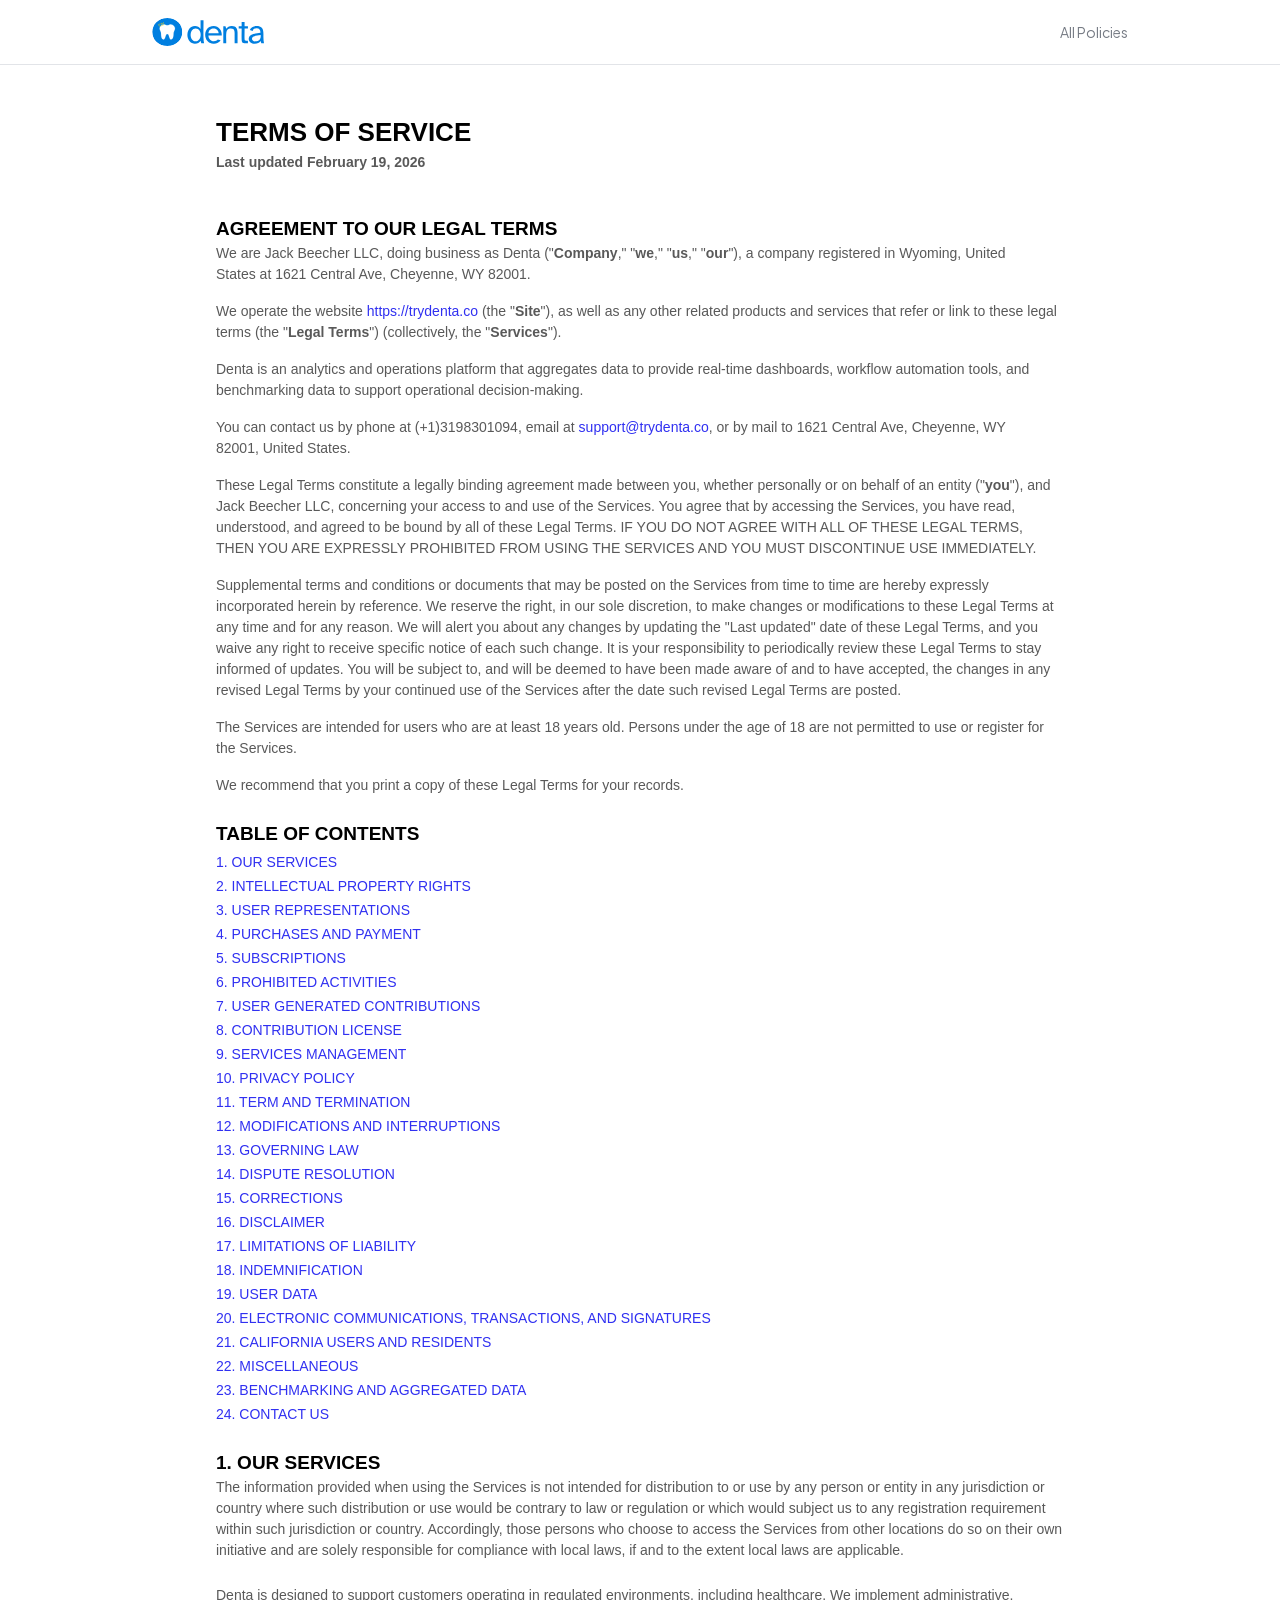
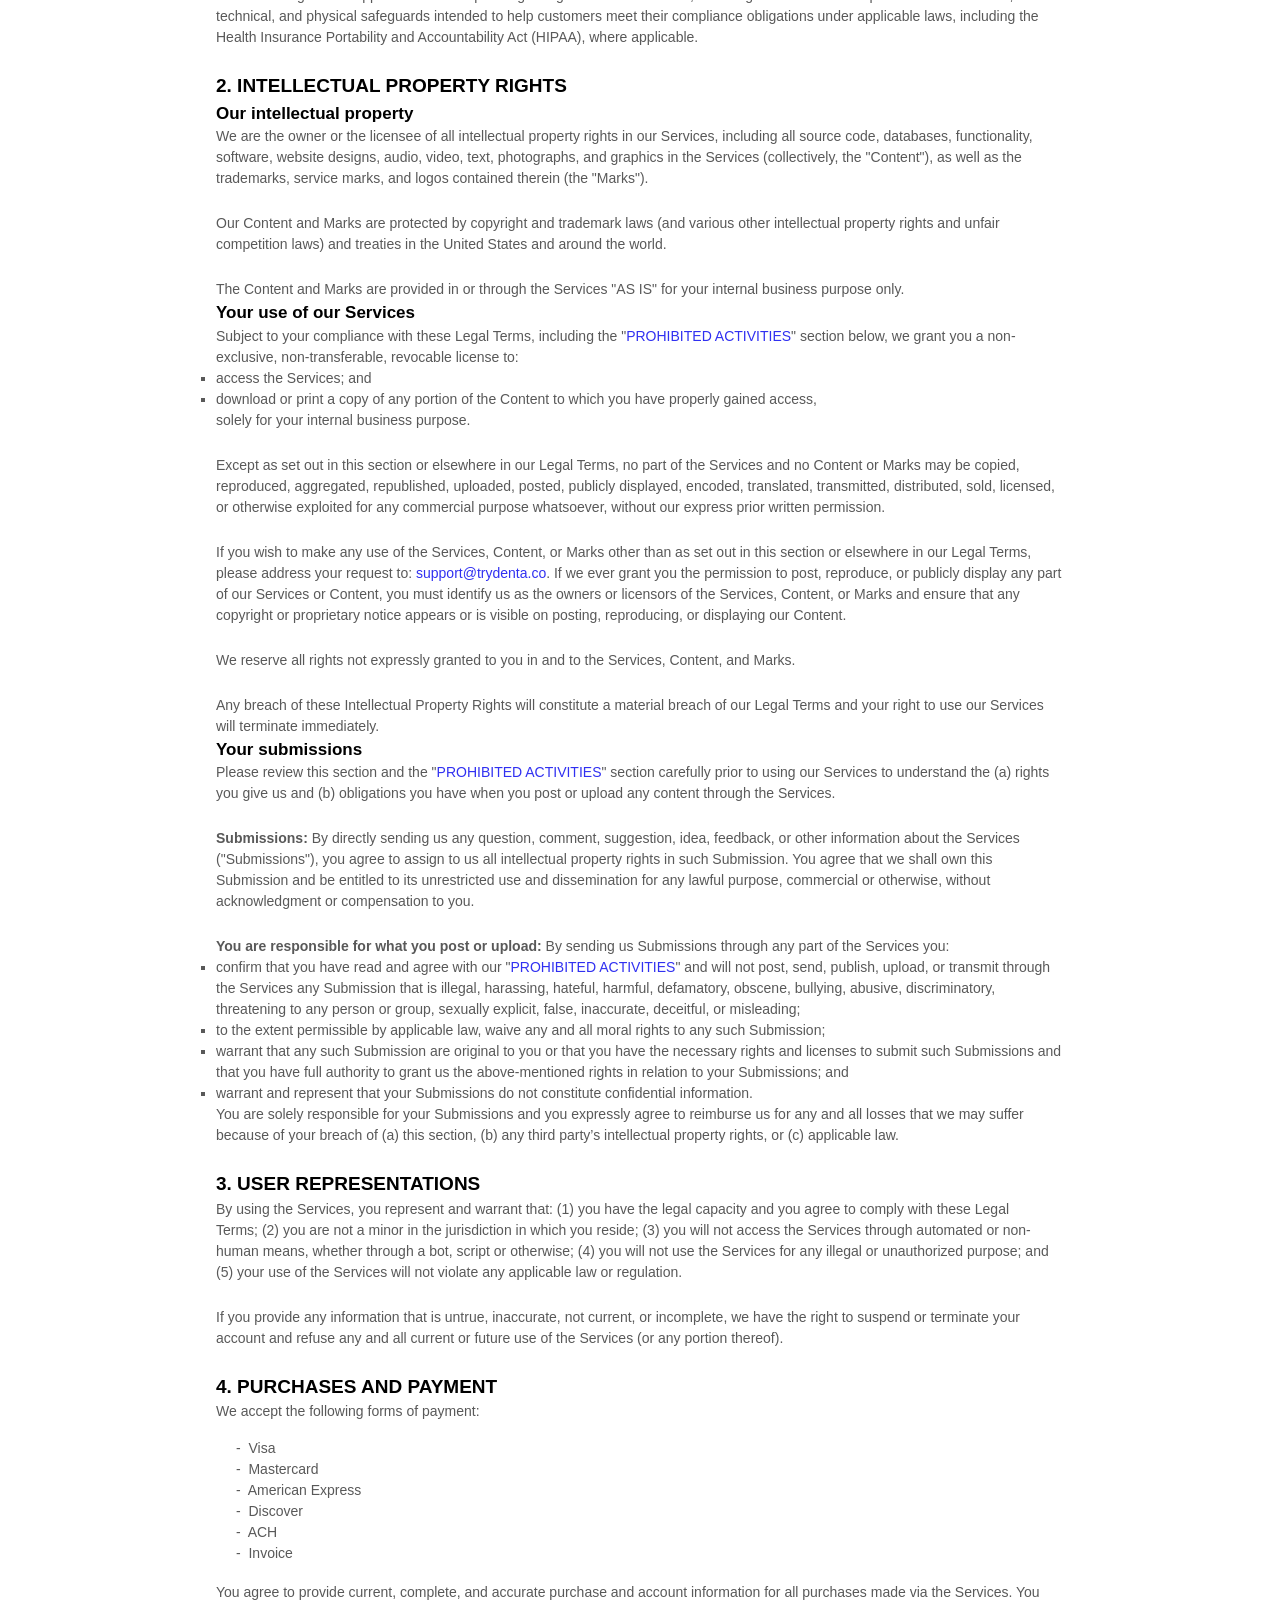
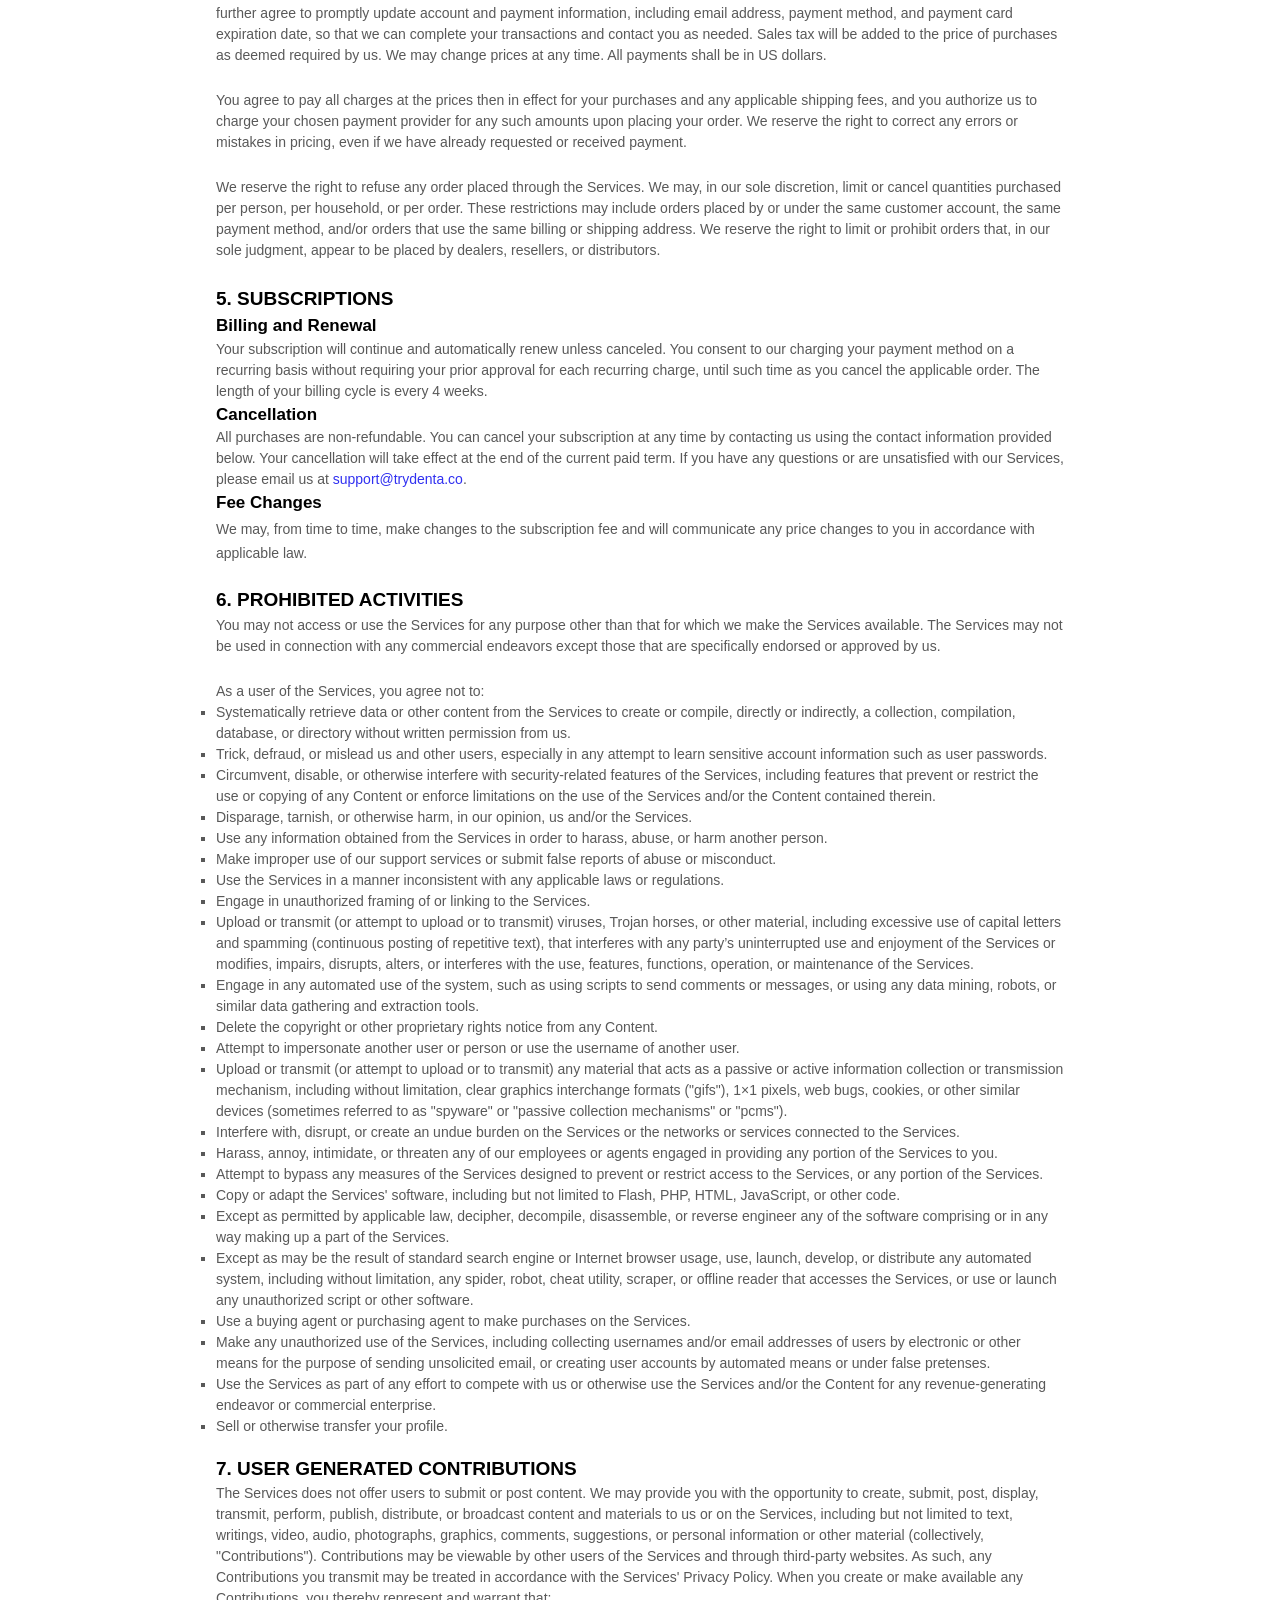
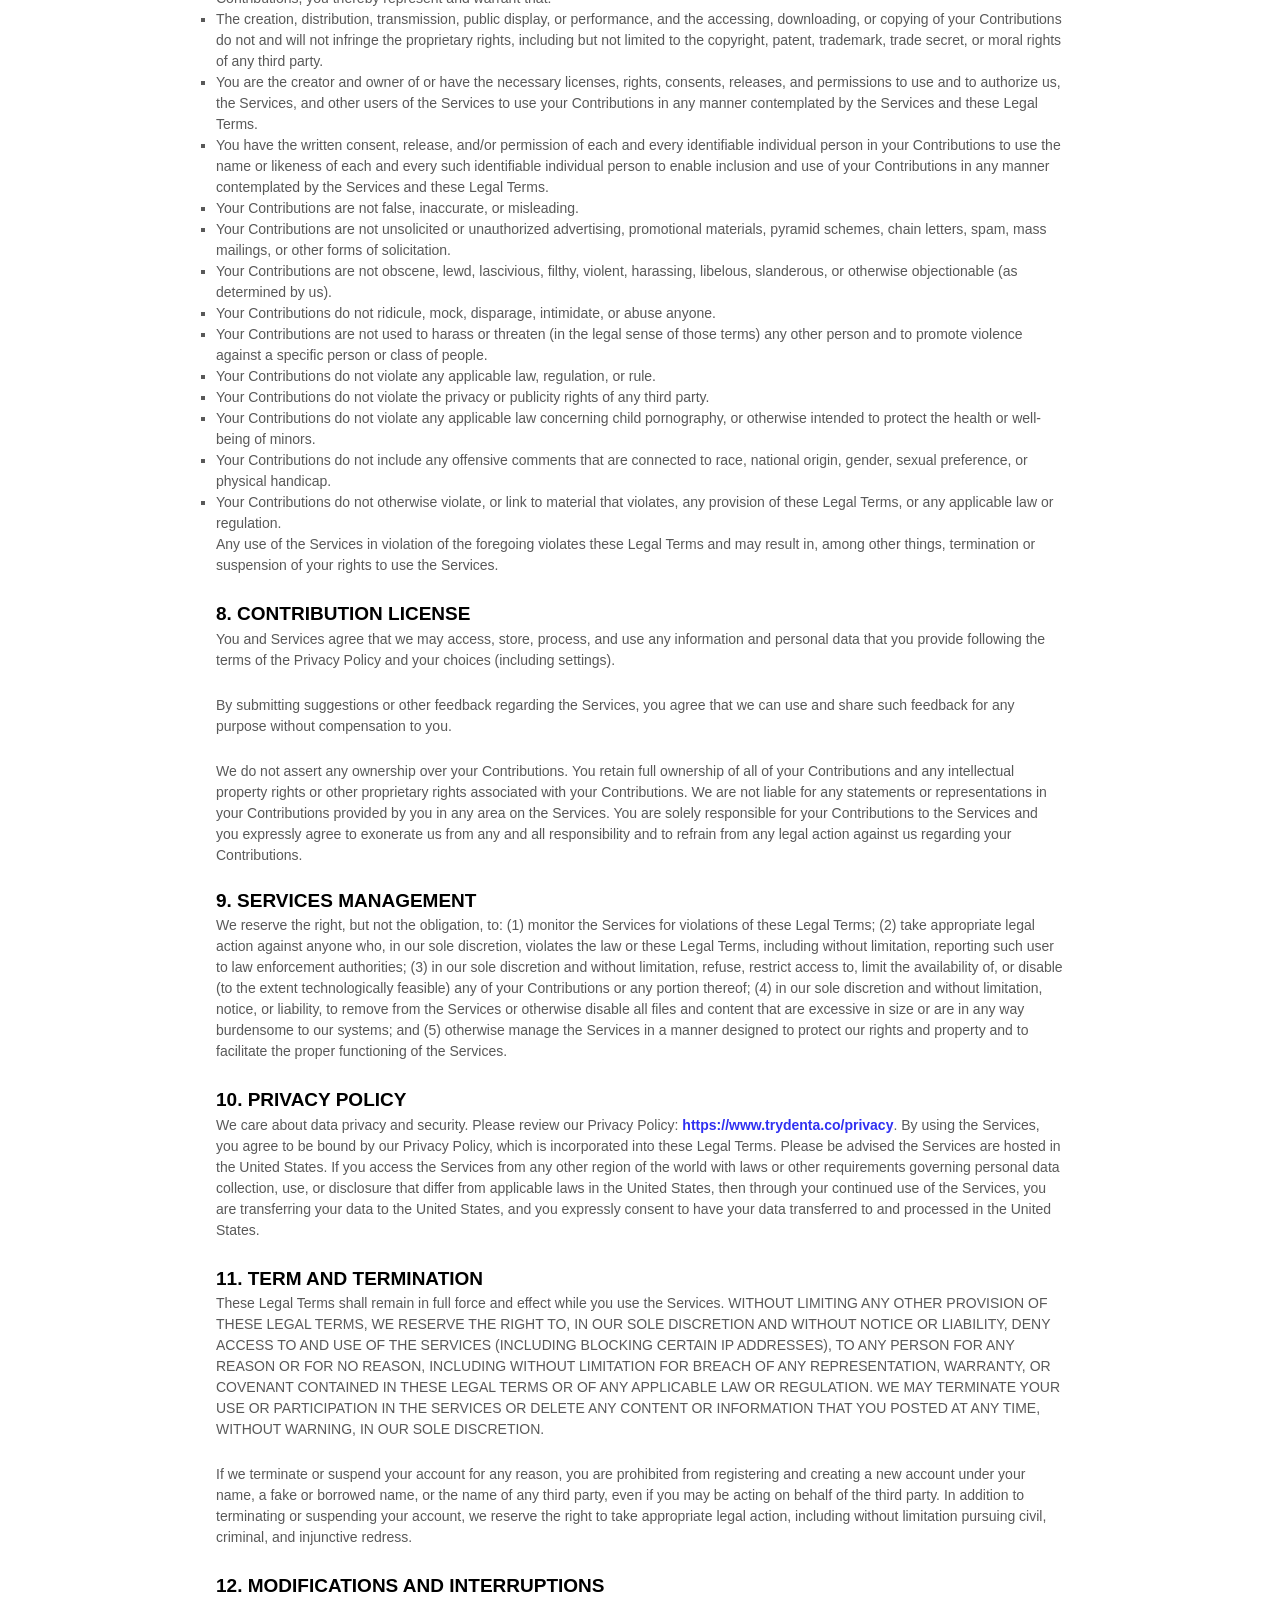
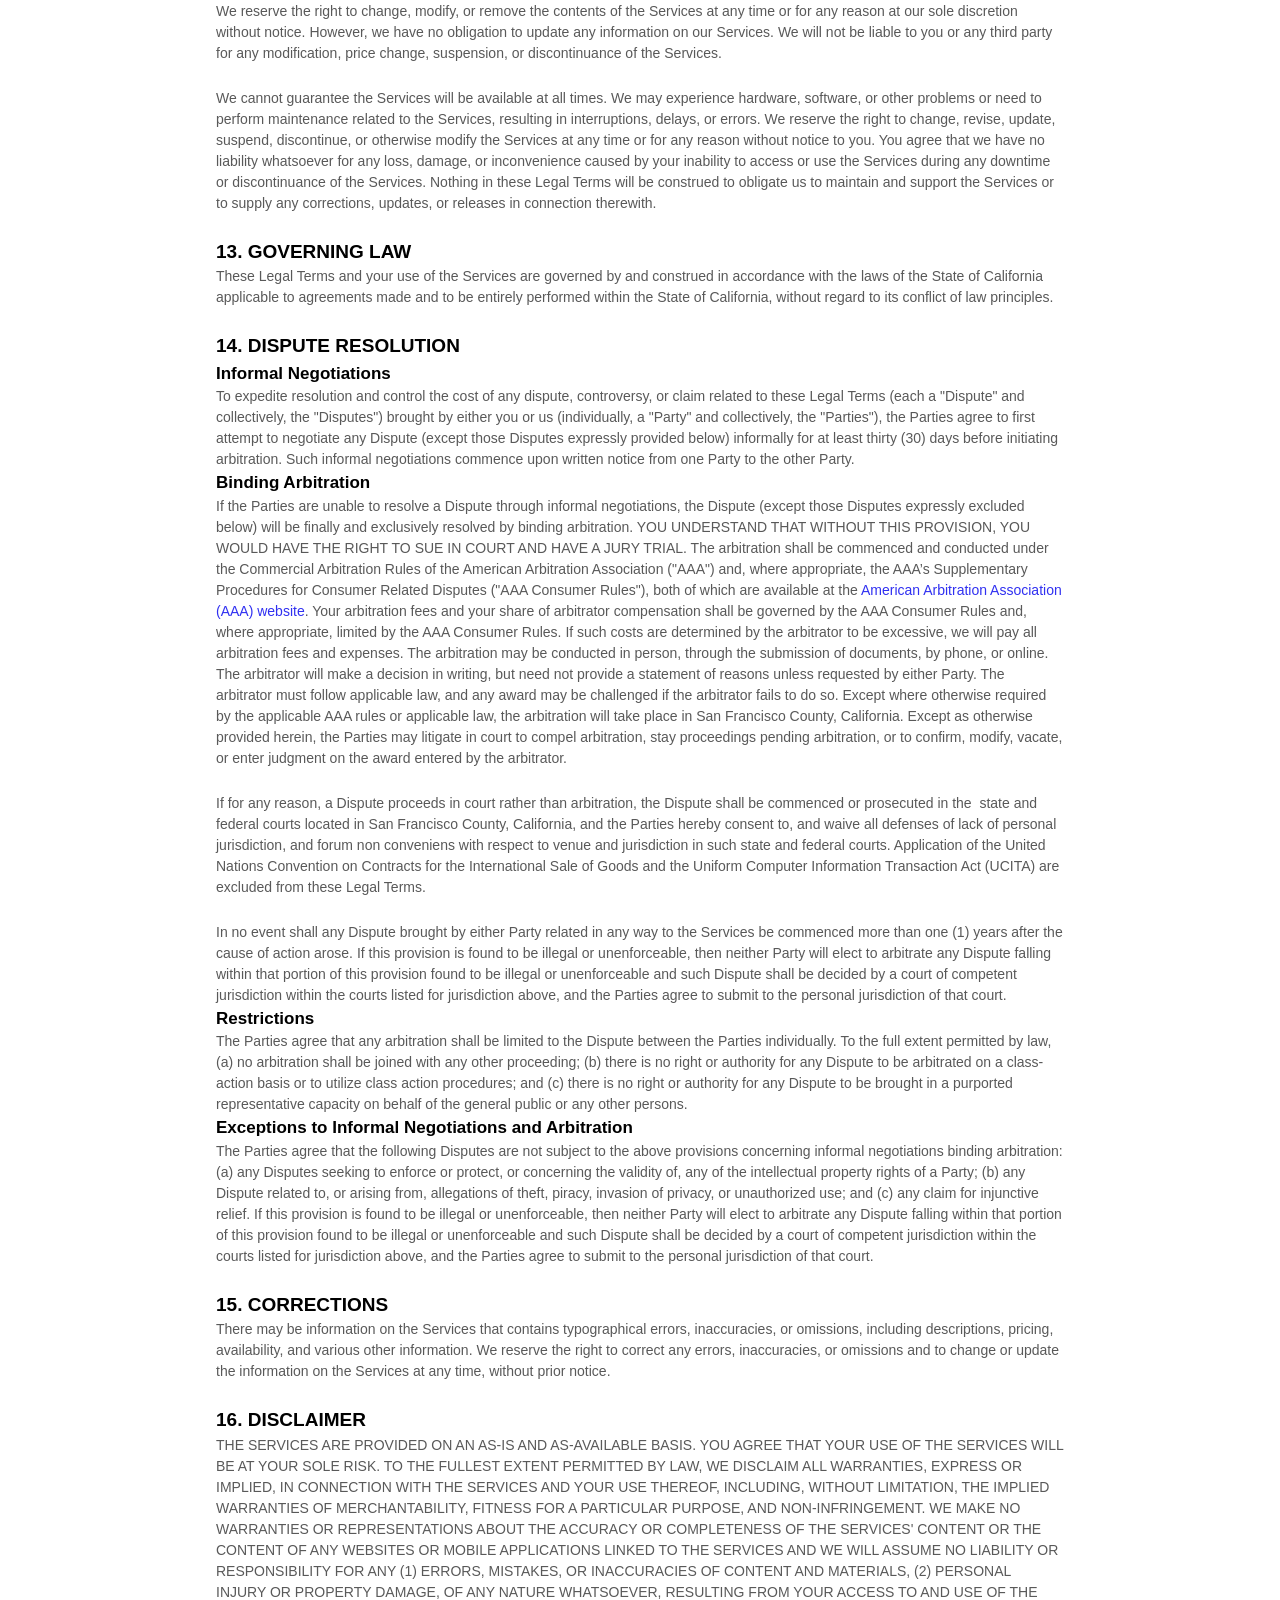
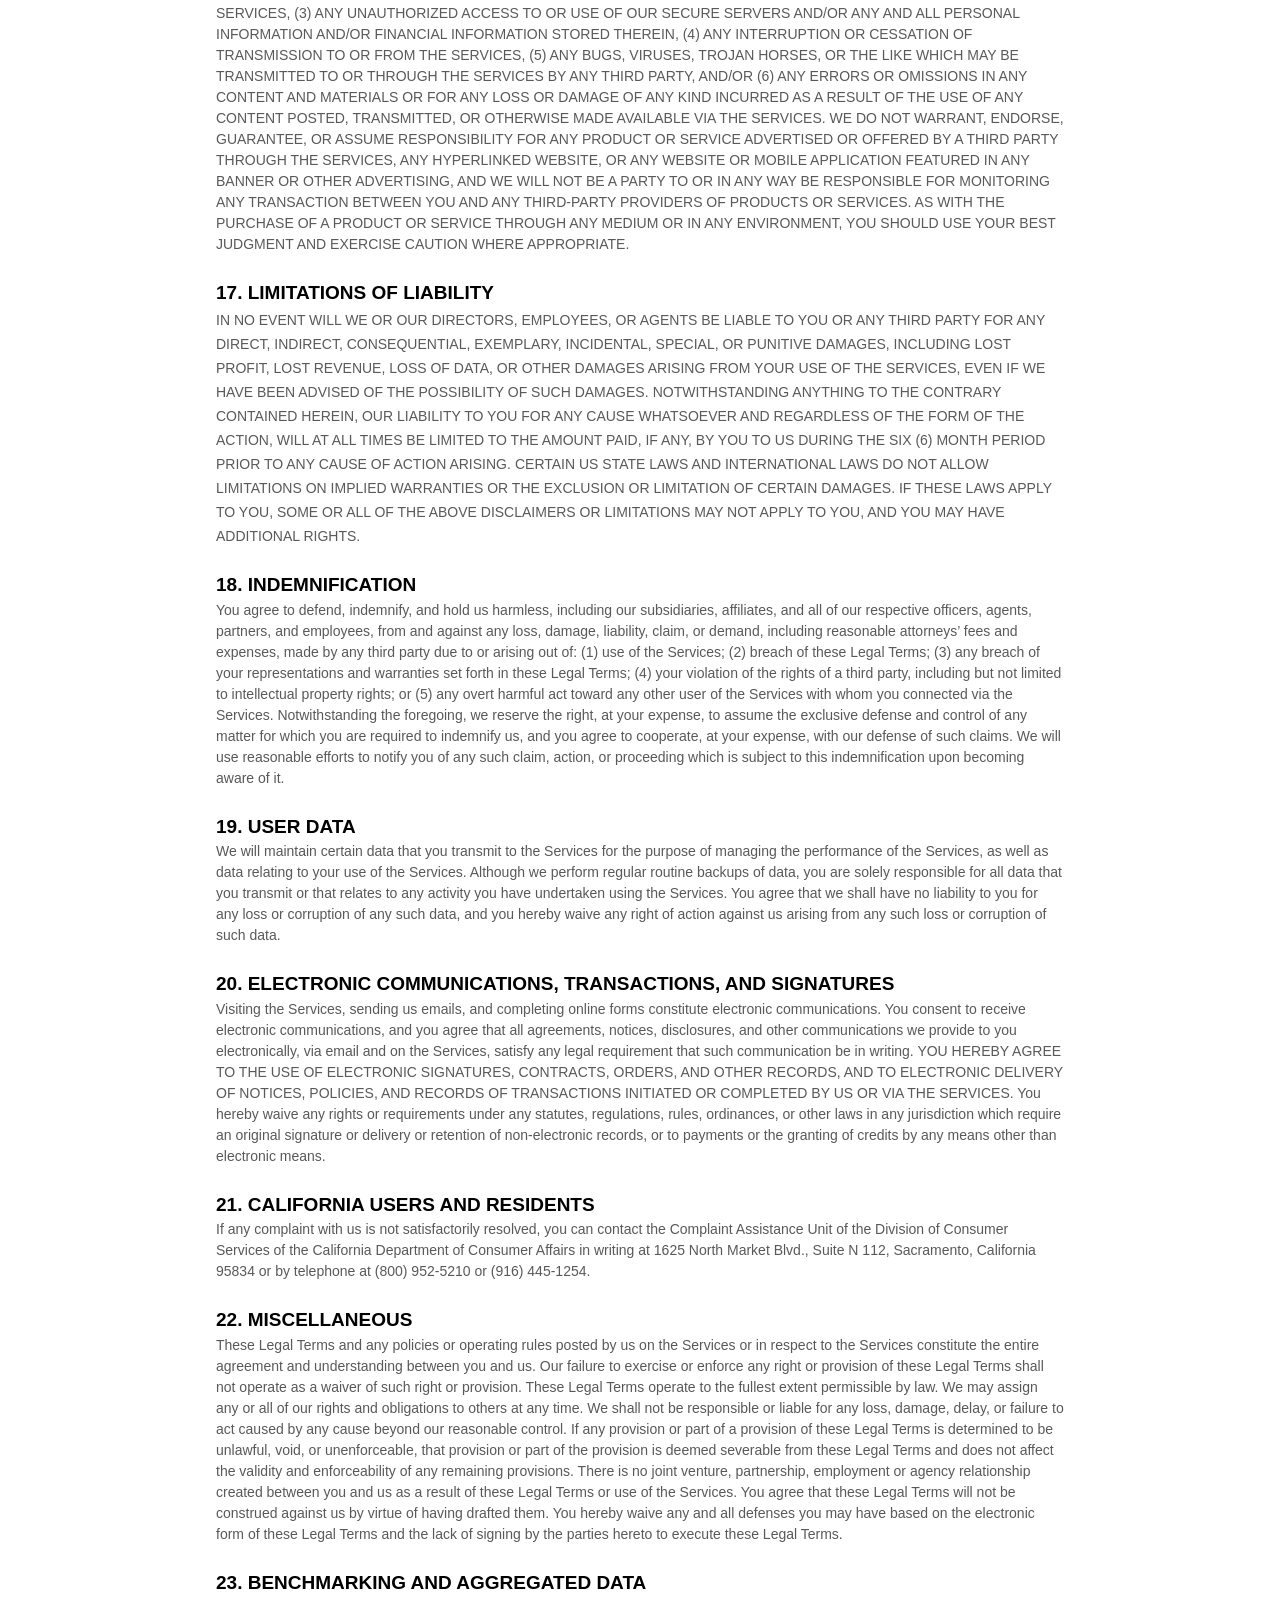
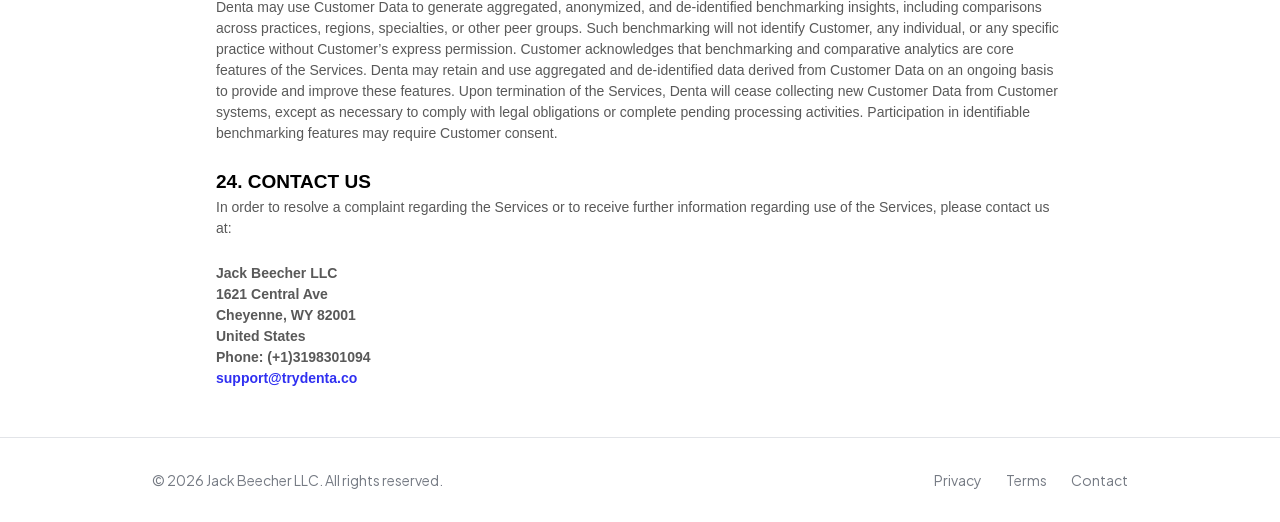
<file: legal/terms.html>
<!DOCTYPE html><html lang="en"><head><link rel="stylesheet" href="../assets/3vatel4nnia17_dpldpl7XCx.css" data-precedence="next"><script src="../assets/0avlm5dt36jfl_dpldpl7XCx.js" async=""></script><script src="../assets/0uahjjp_y9-2d_dpldpl7XCx.js" async=""></script><script src="../assets/21dvcbew0et90_dpldpl7XCx.js" async=""></script><script src="../assets/24a2rqj9u98e2_dpldpl7XCx.js" async=""></script><script src="../assets/0xhkm04rh8t9m_dpldpl7XCx.js" async=""></script><script src="../assets/turbopack-1rwpoyd0acp39_dpldpl7XCx.js" async=""></script><script src="../assets/3576ryhq7hadl_dpldpl7XCx.js" async=""></script><script src="../assets/36-b6bul2dirq_dpldpl7XCx.js" async=""></script><script src="../assets/3gy5fkhfecmb9_dpldpl7XCx.js" async=""></script><script src="../assets/222_rv5rc8k6u_dpldpl7XCx.js" async=""></script><script src="../assets/0g-twb30zlv8f_dpldpl7XCx.js" async=""></script><script src="../assets/0a0di2it2-wgd_dpldpl7XCx.js" async=""></script><script src="../assets/4339bhrhubuh3_dpldpl7XCx.js" async=""></script><script src="../assets/0cz1d0mv5g_q7_dpldpl7XCx.js" nomodule=""></script><meta charset="utf-8"><meta name="viewport" content="width=device-width, initial-scale=1"><title>Terms of Service | Denta | Denta</title><meta name="description" content="Terms of Service for Denta by Jack Beecher LLC."><meta name="keywords" content="dental analytics,dental practice analytics,dental KPI tracking,dental benchmarking,dental AI,DSO analytics,dental production tracking,dental collections analytics,dental practice management,dental data platform"><meta name="robots" content="index, follow"><meta property="og:title" content="Denta — Dental Analytics &amp; AI for Your Practice"><meta property="og:description" content="Turn your practice data into clarity. Track production, collections, provider KPIs, and P&amp;L across every location."><meta property="og:url" content="https://trydenta.co"><meta property="og:site_name" content="Denta"><meta property="og:image" content="https://www.trydenta.co/opengraph-image?5c11db0cf49fe960"><meta property="og:image:type" content="image/png"><meta property="og:image:width" content="1200"><meta property="og:image:height" content="630"><meta property="og:image:alt" content="Denta: The dental practice that runs itself"><meta property="og:type" content="website"><meta name="twitter:card" content="summary_large_image"><meta name="twitter:title" content="Denta — Dental Analytics &amp; AI for Your Practice"><meta name="twitter:description" content="Turn your practice data into clarity. Track production, collections, provider KPIs, and P&amp;L across every location."><meta name="twitter:image" content="https://www.trydenta.co/opengraph-image?5c11db0cf49fe960"><meta name="twitter:image:alt" content="Denta: The dental practice that runs itself"><meta name="twitter:image:type" content="image/png"><meta name="twitter:image:width" content="1200"><meta name="twitter:image:height" content="630"><link rel="icon" href="../assets/icon_icon03kxlr.svg" sizes="any" type="image/svg+xml"><meta name="next-size-adjust" content=""><script src="../assets/script.js" data-sdkn="@vercel/analytics/next" data-sdkv="2.0.1" data-disable-auto-track="1" data-view-endpoint="/71e8fcf49ccd6d9e/view" data-event-endpoint="/71e8fcf49ccd6d9e/event" data-session-endpoint="/71e8fcf49ccd6d9e/session" defer=""></script></head><body class="plus_jakarta_sans_f7453609-module__Jmuy9q__variable jetbrains_mono_5061e47c-module__PgjNRa__variable hanken_grotesk_6256d4d9-module__H8NnCa__variable eb_garamond_887c64e7-module__BAH9mq__variable ibm_plex_mono_cefa2ee7-module__SCfLgq__variable antialiased"><script type="text/javascript" crossorigin="anonymous" src="https://us-assets.i.posthog.com/static/surveys.js?v=1.396.6"></script><script type="text/javascript" crossorigin="anonymous" src="https://us-assets.i.posthog.com/array/phc_o4NJNjfPgX9KcsQNbihQ3Mqxy8zvRo4t6fkjMmDrLSUo/config.js"></script><script type="text/javascript" crossorigin="anonymous" src="https://us-assets.i.posthog.com/static/dead-clicks-autocapture.js?v=1.396.6"></script><script type="text/javascript" crossorigin="anonymous" src="https://us-assets.i.posthog.com/static/web-vitals.js?v=1.396.6"></script><script src="../assets/35_s3-7hke9v0_dpldpl7XCx.js" id="_R_" async=""></script><script>(self.__next_f=self.__next_f||[]).push([0])</script><script>self.__next_f.push([1,"1:\"$Sreact.fragment\"\n2:I[900639,[\"/_next/static/chunks/3576ryhq7hadl.js?dpl=dpl_7XCxFSYbjFN6HqWGfjbtyZgSN7Dq\",\"/_next/static/chunks/36-b6bul2dirq.js?dpl=dpl_7XCxFSYbjFN6HqWGfjbtyZgSN7Dq\"],\"default\"]\n3:I[700563,[\"/_next/static/chunks/3576ryhq7hadl.js?dpl=dpl_7XCxFSYbjFN6HqWGfjbtyZgSN7Dq\",\"/_next/static/chunks/36-b6bul2dirq.js?dpl=dpl_7XCxFSYbjFN6HqWGfjbtyZgSN7Dq\"],\"PostHogProvider\"]\n4:I[234320,[\"/_next/static/chunks/3gy5fkhfecmb9.js?dpl=dpl_7XCxFSYbjFN6HqWGfjbtyZgSN7Dq\",\"/_next/static/chunks/222_rv5rc8k6u.js?dpl=dpl_7XCxFSYbjFN6HqWGfjbtyZgSN7Dq\"],\"default\"]\n5:I[222975,[\"/_next/static/chunks/3gy5fkhfecmb9.js?dpl=dpl_7XCxFSYbjFN6HqWGfjbtyZgSN7Dq\",\"/_next/static/chunks/222_rv5rc8k6u.js?dpl=dpl_7XCxFSYbjFN6HqWGfjbtyZgSN7Dq\"],\"default\"]\n6:I[807369,[\"/_next/static/chunks/3576ryhq7hadl.js?dpl=dpl_7XCxFSYbjFN6HqWGfjbtyZgSN7Dq\",\"/_next/static/chunks/36-b6bul2dirq.js?dpl=dpl_7XCxFSYbjFN6HqWGfjbtyZgSN7Dq\"],\"Analytics\"]\n7:I[984149,[\"/_next/static/chunks/3576ryhq7hadl.js?dpl=dpl_7XCxFSYbjFN6HqWGfjbtyZgSN7Dq\",\"/_next/static/chunks/36-b6bul2dirq.js?dpl=dpl_7XCxFSYbjFN6HqWGfjbtyZgSN7Dq\",\"/_next/static/chunks/0g-twb30zlv8f.js?dpl=dpl_7XCxFSYbjFN6HqWGfjbtyZgSN7Dq\"],\"\"]\n8:I[474707,[\"/_next/static/chunks/3576ryhq7hadl.js?dpl=dpl_7XCxFSYbjFN6HqWGfjbtyZgSN7Dq\",\"/_next/static/chunks/36-b6bul2dirq.js?dpl=dpl_7XCxFSYbjFN6HqWGfjbtyZgSN7Dq\",\"/_next/static/chunks/0g-twb30zlv8f.js?dpl=dpl_7XCxFSYbjFN6HqWGfjbtyZgSN7Dq\"],\"Image\"]\nd:I[566083,[\"/_next/static/chunks/3576ryhq7hadl.js?dpl=dpl_7XCxFSYbjFN6HqWGfjbtyZgSN7Dq\",\"/_next/static/chunks/36-b6bul2dirq.js?dpl=dpl_7XCxFSYbjFN6HqWGfjbtyZgSN7Dq\",\"/_next/static/chunks/0a0di2it2-wgd.js?dpl=dpl_7XCxFSYbjFN6HqWGfjbtyZgSN7Dq\",\"/_next/static/chunks/4339bhrhubuh3.js?dpl=dpl_7XCxFSYbjFN6HqWGfjbtyZgSN7Dq\"],\"default\"]\n:HL[\"/_next/static/chunks/3vatel4nnia17.css?dpl=dpl_7XCxFSYbjFN6HqWGfjbtyZgSN7Dq\",\"style\"]\n:HL[\"/_next/static/media/4ee71d90e0f663bd-s.p.33jraz4m6n5g3.woff2?dpl=dpl_7XCxFSYbjFN6HqWGfjbtyZgSN7Dq\",\"font\",{\"crossOrigin\":\"\",\"type\":\"font/woff2\"}]\n:HL[\"/_next/static/media/99e609270109b47d-s.p.40sczeszzbjw1.woff2?dpl=dpl_7XCxFSYbjFN6HqWGfjbtyZgSN7Dq\",\"font\",{\"crossOrigin\":\"\",\"type\":\"font/woff2\"}]\n:HL[\"/_next/static/media/c47649aa31f9e140-s.p.3lxpqujs87tck.woff2?dpl=dpl_7XCxFSYbjFN6HqWGfjbtyZgSN7Dq\",\"font\",{\"crossOrigin\":\"\",\"type\":\"font/woff2\"}]\n:HL[\"/_next/static/media/e4505858a30c79c2-s.p.0tlhhw_qyyfys.woff2?dpl=dpl_7XCxFSYbjFN6HqWGfjbtyZgSN7Dq\",\"font\",{\"crossOrigin\":\"\",\"type\":\"font/woff2\"}]\n:HL[\"/_next/static/media/effe91970fc4db64-s.p.0oace-s_gkfks.woff2?dpl=dpl_7XCxFSYbjFN6HqWGfjbtyZgSN7Dq\",\"font\",{\"crossOrigin\":\"\",\"type\":\"font/woff2\"}]\n:HL[\"/_next/static/media/f36318c221c6c961-s.p.0u-o0s5dp82ve.woff2?dpl=dpl_7XCxFSYbjFN6HqWGfjbtyZgSN7Dq\",\"font\",{\"crossOrigin\":\"\",\"type\":\"font/woff2\"}]\n:HL[\"/_next/static/media/fba5a26ea33df6a3-s.p.18rizl4rsrl42.woff2?dpl=dpl_7XCxFSYbjFN6HqWGfjbtyZgSN7Dq\",\"font\",{\"crossOrigin\":\"\",\"type\":\"font/woff2\"}]\n"])</script><script>self.__next_f.push([1,"0:{\"P\":null,\"c\":[\"\",\"legal\",\"terms\"],\"q\":\"\",\"i\":false,\"f\":[[[\"\",{\"children\":[\"legal\",{\"children\":[\"terms\",{\"children\":[\"__PAGE__\",{}]}]}]},\"$undefined\",\"$undefined\",16],[[\"$\",\"$1\",\"c\",{\"children\":[[[\"$\",\"link\",\"0\",{\"rel\":\"stylesheet\",\"href\":\"/_next/static/chunks/3vatel4nnia17.css?dpl=dpl_7XCxFSYbjFN6HqWGfjbtyZgSN7Dq\",\"precedence\":\"next\",\"crossOrigin\":\"$undefined\",\"nonce\":\"$undefined\"}],[\"$\",\"script\",\"script-0\",{\"src\":\"/_next/static/chunks/3576ryhq7hadl.js?dpl=dpl_7XCxFSYbjFN6HqWGfjbtyZgSN7Dq\",\"async\":true,\"nonce\":\"$undefined\"}],[\"$\",\"script\",\"script-1\",{\"src\":\"/_next/static/chunks/36-b6bul2dirq.js?dpl=dpl_7XCxFSYbjFN6HqWGfjbtyZgSN7Dq\",\"async\":true,\"nonce\":\"$undefined\"}]],[\"$\",\"html\",null,{\"lang\":\"en\",\"children\":[[\"$\",\"head\",null,{}],[\"$\",\"body\",null,{\"className\":\"plus_jakarta_sans_f7453609-module__Jmuy9q__variable jetbrains_mono_5061e47c-module__PgjNRa__variable hanken_grotesk_6256d4d9-module__H8NnCa__variable eb_garamond_887c64e7-module__BAH9mq__variable ibm_plex_mono_cefa2ee7-module__SCfLgq__variable antialiased\",\"children\":[[\"$\",\"$L2\",null,{}],[\"$\",\"$L3\",null,{\"children\":[\"$\",\"$L4\",null,{\"parallelRouterKey\":\"children\",\"error\":\"$undefined\",\"errorStyles\":\"$undefined\",\"errorScripts\":\"$undefined\",\"template\":[\"$\",\"$L5\",null,{}],\"templateStyles\":\"$undefined\",\"templateScripts\":\"$undefined\",\"notFound\":[[[\"$\",\"title\",null,{\"children\":\"404: This page could not be found.\"}],[\"$\",\"div\",null,{\"style\":{\"fontFamily\":\"system-ui,\\\"Segoe UI\\\",Roboto,Helvetica,Arial,sans-serif,\\\"Apple Color Emoji\\\",\\\"Segoe UI Emoji\\\"\",\"height\":\"100vh\",\"textAlign\":\"center\",\"display\":\"flex\",\"flexDirection\":\"column\",\"alignItems\":\"center\",\"justifyContent\":\"center\"},\"children\":[\"$\",\"div\",null,{\"children\":[[\"$\",\"style\",null,{\"dangerouslySetInnerHTML\":{\"__html\":\"body{color:#000;background:#fff;margin:0}.next-error-h1{border-right:1px solid rgba(0,0,0,.3)}@media (prefers-color-scheme:dark){body{color:#fff;background:#000}.next-error-h1{border-right:1px solid rgba(255,255,255,.3)}}\"}}],[\"$\",\"h1\",null,{\"className\":\"next-error-h1\",\"style\":{\"display\":\"inline-block\",\"margin\":\"0 20px 0 0\",\"padding\":\"0 23px 0 0\",\"fontSize\":24,\"fontWeight\":500,\"verticalAlign\":\"top\",\"lineHeight\":\"49px\"},\"children\":404}],[\"$\",\"div\",null,{\"style\":{\"display\":\"inline-block\"},\"children\":[\"$\",\"h2\",null,{\"style\":{\"fontSize\":14,\"fontWeight\":400,\"lineHeight\":\"49px\",\"margin\":0},\"children\":\"This page could not be found.\"}]}]]}]}]],[]],\"forbidden\":\"$undefined\",\"unauthorized\":\"$undefined\"}]}],[\"$\",\"$L6\",null,{}]]}]]}]]}],{\"children\":[[\"$\",\"$1\",\"c\",{\"children\":[[[\"$\",\"script\",\"script-0\",{\"src\":\"/_next/static/chunks/0g-twb30zlv8f.js?dpl=dpl_7XCxFSYbjFN6HqWGfjbtyZgSN7Dq\",\"async\":true,\"nonce\":\"$undefined\"}]],[\"$\",\"div\",null,{\"className\":\"min-h-screen bg-white flex flex-col\",\"children\":[[\"$\",\"header\",null,{\"className\":\"border-b border-gray-200\",\"children\":[\"$\",\"div\",null,{\"className\":\"max-w-5xl mx-auto px-6 h-16 flex items-center justify-between\",\"children\":[[\"$\",\"$L7\",null,{\"href\":\"/\",\"children\":[\"$\",\"$L8\",null,{\"src\":\"/brand/logo-horizontal-sm.svg\",\"alt\":\"Denta\",\"width\":128,\"height\":32,\"className\":\"h-7 w-auto\"}]}],[\"$\",\"$L7\",null,{\"href\":\"/legal\",\"className\":\"text-sm text-gray-500 hover:text-gray-900 transition-colors\",\"children\":\"All Policies\"}]]}]}],[\"$\",\"main\",null,{\"className\":\"flex-1\",\"children\":[\"$\",\"div\",null,{\"className\":\"max-w-4xl mx-auto px-6 py-12\",\"children\":[\"$\",\"$L4\",null,{\"parallelRouterKey\":\"children\",\"error\":\"$undefined\",\"errorStyles\":\"$undefined\",\"errorScripts\":\"$undefined\",\"template\":[\"$\",\"$L5\",null,{}],\"templateStyles\":\"$undefined\",\"templateScripts\":\"$undefined\",\"notFound\":\"$undefined\",\"forbidden\":\"$undefined\",\"unauthorized\":\"$undefined\"}]}]}],[\"$\",\"footer\",null,{\"className\":\"border-t border-gray-200\",\"children\":[\"$\",\"div\",null,{\"className\":\"max-w-5xl mx-auto px-6 py-8\",\"children\":[\"$\",\"div\",null,{\"className\":\"flex flex-col sm:flex-row justify-between items-center gap-4\",\"children\":[[\"$\",\"p\",null,{\"className\":\"text-sm text-gray-500\",\"children\":[\"© \",2026,\" Jack Beecher LLC. All rights reserved.\"]}],[\"$\",\"div\",null,{\"className\":\"flex items-center gap-6\",\"children\":[[\"$\",\"$L7\",null,{\"href\":\"/legal/privacy\",\"className\":\"text-sm text-gray-500 hover:text-gray-900\",\"children\":\"Privacy\"}],[\"$\",\"$L7\",null,{\"href\":\"/legal/terms\",\"className\":\"text-sm text-gray-500 hover:text-gray-900\",\"children\":\"Terms\"}],[\"$\",\"a\",null,{\"href\":\"mailto:support@trydenta.co\",\"className\":\"text-sm text-gray-500 hover:text-gray-900\",\"children\":\"Contact\"}]]}]]}]}]}]]}]]}],{\"children\":[[\"$\",\"$1\",\"c\",{\"children\":[null,[\"$\",\"$L4\",null,{\"parallelRouterKey\":\"children\",\"error\":\"$undefined\",\"errorStyles\":\"$undefined\",\"errorScripts\":\"$undefined\",\"template\":[\"$\",\"$L5\",null,{}],\"templateStyles\":\"$undefined\",\"templateScripts\":\"$undefined\",\"notFound\":\"$undefined\",\"forbidden\":\"$undefined\",\"unauthorized\":\"$undefined\"}]]}],{\"children\":[[\"$\",\"$1\",\"c\",{\"children\":[\"$L9\",null,\"$La\"]}],{},null,false,null]},null,false,\"$@b\"]},null,false,null]},null,false,null],\"$Lc\",false]],\"m\":\"$undefined\",\"G\":[\"$d\",[\"$Le\"]],\"S\":true,\"h\":null,\"s\":\"$undefined\",\"l\":\"$undefined\",\"p\":\"$undefined\",\"d\":\"$undefined\"}\n"])</script><script>self.__next_f.push([1,"10:I[348136,[\"/_next/static/chunks/3gy5fkhfecmb9.js?dpl=dpl_7XCxFSYbjFN6HqWGfjbtyZgSN7Dq\",\"/_next/static/chunks/222_rv5rc8k6u.js?dpl=dpl_7XCxFSYbjFN6HqWGfjbtyZgSN7Dq\"],\"OutletBoundary\"]\n11:\"$Sreact.suspense\"\n14:I[348136,[\"/_next/static/chunks/3gy5fkhfecmb9.js?dpl=dpl_7XCxFSYbjFN6HqWGfjbtyZgSN7Dq\",\"/_next/static/chunks/222_rv5rc8k6u.js?dpl=dpl_7XCxFSYbjFN6HqWGfjbtyZgSN7Dq\"],\"ViewportBoundary\"]\n16:I[348136,[\"/_next/static/chunks/3gy5fkhfecmb9.js?dpl=dpl_7XCxFSYbjFN6HqWGfjbtyZgSN7Dq\",\"/_next/static/chunks/222_rv5rc8k6u.js?dpl=dpl_7XCxFSYbjFN6HqWGfjbtyZgSN7Dq\"],\"MetadataBoundary\"]\nf:T211ee,"])</script><script>self.__next_f.push([1,"\u003cstyle\u003e\n  [data-custom-class='body'], [data-custom-class='body'] * {\n          background: transparent !important;\n        }\n[data-custom-class='title'], [data-custom-class='title'] * {\n          font-family: Arial !important;\nfont-size: 26px !important;\ncolor: #000000 !important;\n        }\n[data-custom-class='subtitle'], [data-custom-class='subtitle'] * {\n          font-family: Arial !important;\ncolor: #595959 !important;\nfont-size: 14px !important;\n        }\n[data-custom-class='heading_1'], [data-custom-class='heading_1'] * {\n          font-family: Arial !important;\nfont-size: 19px !important;\ncolor: #000000 !important;\n        }\n[data-custom-class='heading_2'], [data-custom-class='heading_2'] * {\n          font-family: Arial !important;\nfont-size: 17px !important;\ncolor: #000000 !important;\n        }\n[data-custom-class='body_text'], [data-custom-class='body_text'] * {\n          color: #595959 !important;\nfont-size: 14px !important;\nfont-family: Arial !important;\n        }\n[data-custom-class='link'], [data-custom-class='link'] * {\n          color: #3030F1 !important;\nfont-size: 14px !important;\nfont-family: Arial !important;\nword-break: break-word !important;\n        }\n\u003c/style\u003e\n\n      \u003cdiv data-custom-class=\"body\"\u003e\n      \u003cdiv align=\"center\" style=\"text-align: left;\"\u003e\u003cdiv class=\"MsoNormal\" data-custom-class=\"title\" style=\"line-height: 1.5;\"\u003e\u003cbdt class=\"block-component\"\u003e\u003cspan style=\"font-size: 19px;\"\u003e\u003c/bdt\u003e\u003cbdt class=\"question\"\u003e\u003cstrong\u003e\u003ch1\u003eTERMS OF SERVICE\u003c/h1\u003e\u003c/strong\u003e\u003c/bdt\u003e\u003cbdt class=\"statement-end-if-in-editor\"\u003e\u003c/bdt\u003e\u003c/span\u003e\u003c/div\u003e\u003cdiv class=\"MsoNormal\" data-custom-class=\"subtitle\" style=\"line-height: 1.5;\"\u003e\u003cstrong\u003eLast updated\u003c/strong\u003e \u003cbdt class=\"question\"\u003e\u003cstrong\u003eFebruary 19, 2026\u003c/strong\u003e\u003c/bdt\u003e\u003c/div\u003e\u003cdiv class=\"MsoNormal\" style=\"line-height: 1.1;\"\u003e\u003cbr\u003e\u003c/div\u003e\u003cdiv style=\"line-height: 1.5;\"\u003e\u003cbr\u003e\u003c/div\u003e\u003cdiv style=\"line-height: 1.5;\"\u003e\u003cstrong\u003e\u003cspan data-custom-class=\"heading_1\"\u003e\u003ch2\u003eAGREEMENT TO OUR LEGAL TERMS\u003c/h2\u003e\u003c/span\u003e\u003c/strong\u003e\u003c/div\u003e\u003c/div\u003e\u003cdiv align=\"center\" style=\"text-align: left;\"\u003e\u003cdiv class=\"MsoNormal\" id=\"agreement\" style=\"line-height: 1.5;\"\u003e\u003ca name=\"_6aa3gkhykvst\"\u003e\u003c/a\u003e\u003c/div\u003e\u003c/div\u003e\u003cdiv align=\"center\" style=\"text-align: left;\"\u003e\u003cdiv class=\"MsoNormal\" data-custom-class=\"body_text\" style=\"line-height: 1.5;\"\u003e\u003cspan style=\"font-size:11.0pt;line-height:115%;font-family:Arial;\nCalibri;color:#595959;mso-themecolor:text1;mso-themetint:166;\"\u003eWe are \u003cbdt class=\"question noTranslate\" data-id=\"9d459c4e-c548-e5cb-7729-a118548965d2\"\u003eJack Beecher LLC\u003c/bdt\u003e\u003cbdt class=\"block-component\"\u003e\u003c/bdt\u003e, doing business as \u003cbdt class=\"question noTranslate\"\u003eDenta\u003c/bdt\u003e\u003cbdt class=\"block-component\"\u003e\u003c/bdt\u003e\u003cbdt class=\"statement-end-if-in-editor\"\u003e\u003c/bdt\u003e (\u003cbdt class=\"block-component\"\u003e\u003c/bdt\u003e\"\u003cstrong\u003eCompany\u003c/strong\u003e,\" \"\u003cstrong\u003ewe\u003c/strong\u003e,\" \"\u003cstrong\u003eus\u003c/strong\u003e,\" \"\u003cstrong\u003eour\u003c/strong\u003e\"\u003cbdt class=\"statement-end-if-in-editor\"\u003e\u003c/bdt\u003e)\u003cspan style=\"font-size:11.0pt;line-height:115%;\nArial;mso-fareast-font-family:Calibri;color:#595959;mso-themecolor:text1;\nmso-themetint:166;\"\u003e\u003cspan style=\"font-size:11.0pt;line-height:115%;\nArial;mso-fareast-font-family:Calibri;color:#595959;mso-themecolor:text1;\nmso-themetint:166;\"\u003e\u003cspan style=\"font-size:11.0pt;line-height:115%;\nArial;mso-fareast-font-family:Calibri;color:#595959;mso-themecolor:text1;\nmso-themetint:166;\"\u003e\u003cbdt class=\"question\"\u003e\u003cbdt class=\"block-component\"\u003e\u003c/bdt\u003e\u003c/bdt\u003e\u003cspan style=\"font-size:11.0pt;line-height:115%;\nArial;mso-fareast-font-family:Calibri;color:#595959;mso-themecolor:text1;\nmso-themetint:166;\"\u003e\u003cbdt class=\"block-component\"\u003e\u003c/bdt\u003e\u003c/span\u003e, a company registered in\u003cbdt class=\"block-component\"\u003e\u003c/bdt\u003e\u003cbdt class=\"block-component\"\u003e\u003c/bdt\u003e\u003cbdt class=\"block-component\"\u003e \u003c/bdt\u003e\u003cspan style=\"font-size:11.0pt;line-height:115%;\nArial;mso-fareast-font-family:Calibri;color:#595959;mso-themecolor:text1;\nmso-themetint:166;\"\u003e\u003cspan style=\"font-size:11.0pt;line-height:115%;\nArial;mso-fareast-font-family:Calibri;color:#595959;mso-themecolor:text1;\nmso-themetint:166;\"\u003e\u003cbdt class=\"question noTranslate\"\u003eWyoming\u003c/bdt\u003e, \u003cbdt class=\"question noTranslate\"\u003eUnited States\u003c/bdt\u003e\u003c/span\u003e\u003c/span\u003e\u003cbdt class=\"statement-end-if-in-editor\"\u003e\u003c/bdt\u003e\u003cbdt class=\"block-component\"\u003e\u003c/bdt\u003e\u003c/span\u003e\u003c/span\u003e\u003c/bdt\u003e \u003c/span\u003e\u003c/span\u003eat \u003cbdt class=\"question noTranslate\"\u003e1621 Central Ave\u003c/bdt\u003e\u003cbdt class=\"block-component\"\u003e\u003c/bdt\u003e\u003c/span\u003e\u003c/span\u003e, \u003cbdt class=\"question noTranslate\"\u003eCheyenne\u003c/bdt\u003e\u003c/span\u003e\u003c/span\u003e\u003cspan style=\"font-size: 15px;\"\u003e\u003cspan data-custom-class=\"body_text\"\u003e\u003cspan style=\"font-size: 15px;\"\u003e\u003cspan data-custom-class=\"body_text\"\u003e\u003cspan style=\"color: rgb(89, 89, 89);\"\u003e\u003cbdt class=\"block-component\"\u003e\u003c/bdt\u003e\u003cbdt class=\"block-component\"\u003e\u003c/bdt\u003e, \u003cbdt class=\"question noTranslate\"\u003eWY\u003c/bdt\u003e\u003cbdt class=\"statement-end-if-in-editor\"\u003e\u003c/bdt\u003e\u003cbdt class=\"block-component\"\u003e\u003c/bdt\u003e\u003cbdt class=\"block-component\"\u003e\u003c/bdt\u003e \u003cbdt class=\"question noTranslate\"\u003e82001\u003c/bdt\u003e\u003cbdt class=\"statement-end-if-in-editor\"\u003e\u003c/bdt\u003e\u003c/span\u003e\u003c/span\u003e\u003c/span\u003e\u003c/span\u003e\u003c/span\u003e\u003cspan style=\"font-size:11.0pt;line-height:115%;\nArial;mso-fareast-font-family:Calibri;color:#595959;mso-themecolor:text1;\nmso-themetint:166;\"\u003e\u003cspan style=\"font-size:11.0pt;line-height:115%;\nArial;mso-fareast-font-family:Calibri;color:#595959;mso-themecolor:text1;\nmso-themetint:166;\"\u003e\u003cbdt class=\"else-block\"\u003e\u003c/bdt\u003e\u003c/bdt\u003e\u003c/span\u003e\u003c/bdt\u003e\u003c/span\u003e\u003cbdt class=\"statement-end-if-in-editor\"\u003e.\u003c/bdt\u003e\u003c/span\u003e\u003cbdt class=\"block-component\"\u003e\u003c/bdt\u003e\u003c/span\u003e\u003c/span\u003e\u003c/span\u003e\u003c/span\u003e\u003c/span\u003e\u003c/span\u003e\u003c/div\u003e\u003c/div\u003e\u003cdiv align=\"center\" style=\"line-height: 1;\"\u003e\u003cbr\u003e\u003c/div\u003e\u003cdiv align=\"center\" style=\"text-align: left;\"\u003e\u003cdiv class=\"MsoNormal\" data-custom-class=\"body_text\" style=\"line-height: 1.5;\"\u003e\u003cspan style=\"font-size:11.0pt;line-height:115%;font-family:Arial;\nCalibri;color:#595959;mso-themecolor:text1;mso-themetint:166;\"\u003eWe operate \u003cbdt class=\"block-component\"\u003e\u003c/bdt\u003ethe website \u003cspan style=\"color: rgb(0, 58, 250);\"\u003e\u003cbdt class=\"question noTranslate\"\u003e\u003ca target=\"_blank\" data-custom-class=\"link\" href=\"https://trydenta.co\"\u003ehttps://trydenta.co\u003c/a\u003e\u003c/bdt\u003e\u003c/span\u003e (the \u003cbdt class=\"block-component\"\u003e\u003c/bdt\u003e\"\u003cstrong\u003eSite\u003c/strong\u003e\"\u003cbdt class=\"statement-end-if-in-editor\"\u003e\u003c/bdt\u003e)\u003cbdt class=\"block-component\"\u003e\u003c/bdt\u003e\u003cbdt class=\"block-component\"\u003e\u003c/bdt\u003e, as well as any other related products and services that refer or link to these legal terms (the \u003cbdt class=\"block-component\"\u003e\u003c/bdt\u003e\"\u003cstrong\u003eLegal Terms\u003c/strong\u003e\"\u003cbdt class=\"statement-end-if-in-editor\"\u003e\u003c/bdt\u003e) (collectively, the \u003cbdt class=\"block-component\"\u003e\u003c/bdt\u003e\"\u003cstrong\u003eServices\u003c/strong\u003e\"\u003cbdt class=\"statement-end-if-in-editor\"\u003e\u003c/bdt\u003e).\u003cbdt class=\"block-component\"\u003e\u003c/bdt\u003e\u003c/span\u003e\u003c/div\u003e\u003cdiv class=\"MsoNormal\" style=\"line-height: 1;\"\u003e\u003cbr\u003e\u003c/div\u003e\u003cdiv class=\"MsoNormal\" data-custom-class=\"body_text\" style=\"line-height: 1.5;\"\u003e\u003cbdt class=\"question\"\u003eDenta is an analytics and operations platform that aggregates data to provide real-time dashboards, workflow automation tools, and benchmarking data to support operational decision-making.\u003c/bdt\u003e\u003c/div\u003e\u003cdiv class=\"MsoNormal\" data-custom-class=\"body_text\" style=\"line-height: 1.5;\"\u003e\u003cspan style=\"font-size:11.0pt;line-height:115%;font-family:Arial;\nCalibri;color:#595959;mso-themecolor:text1;mso-themetint:166;\"\u003e\u003cbdt class=\"statement-end-if-in-editor\"\u003e\u003c/bdt\u003e\u003c/span\u003e\u003c/div\u003e\u003cdiv class=\"MsoNormal\" style=\"line-height: 1;\"\u003e\u003cbr\u003e\u003c/div\u003e\u003cdiv class=\"MsoNormal\" data-custom-class=\"body_text\" style=\"line-height: 1.5;\"\u003e\u003cspan style=\"font-size:11.0pt;line-height:115%;font-family:Arial;\nCalibri;color:#595959;mso-themecolor:text1;mso-themetint:166;\"\u003eYou can contact us by \u003cbdt class=\"block-component\"\u003e\u003c/bdt\u003ephone at \u003cbdt class=\"question\"\u003e(+1)3198301094\u003c/bdt\u003e, email at \u003cbdt class=\"question noTranslate\"\u003e\u003ca target=\"_blank\" data-custom-class=\"link\" href=\"mailto:support@trydenta.co\"\u003esupport@trydenta.co\u003c/a\u003e\u003c/bdt\u003e\u003cbdt class=\"block-component\"\u003e\u003c/bdt\u003e,\u003cbdt class=\"statement-end-if-in-editor\"\u003e\u003c/bdt\u003e or by mail to \u003cbdt class=\"question noTranslate\"\u003e1621 Central Ave\u003c/bdt\u003e\u003cbdt class=\"block-component\"\u003e\u003c/bdt\u003e, \u003cbdt class=\"question noTranslate\"\u003eCheyenne\u003c/bdt\u003e\u003cbdt class=\"block-component\"\u003e\u003c/bdt\u003e\u003cbdt class=\"block-component\"\u003e\u003c/bdt\u003e, \u003cbdt class=\"question noTranslate\"\u003eWY\u003c/bdt\u003e\u003cbdt class=\"statement-end-if-in-editor\"\u003e\u003c/bdt\u003e\u003cbdt class=\"block-component\"\u003e\u003c/bdt\u003e\u003cbdt class=\"block-component\"\u003e\u003c/bdt\u003e \u003cbdt class=\"question noTranslate\"\u003e82001\u003c/bdt\u003e\u003cbdt class=\"statement-end-if-in-editor\"\u003e\u003c/bdt\u003e\u003cbdt class=\"block-component\"\u003e\u003c/bdt\u003e\u003cbdt class=\"block-component\"\u003e, \u003c/bdt\u003e\u003cbdt class=\"question noTranslate\"\u003eUnited States\u003c/bdt\u003e\u003cbdt class=\"statement-end-if-in-editor\"\u003e\u003c/bdt\u003e\u003cbdt class=\"block-component\"\u003e\u003c/bdt\u003e.\u003c/span\u003e\u003c/div\u003e\u003cdiv class=\"MsoNormal\" style=\"line-height: 1;\"\u003e\u003cbr\u003e\u003c/div\u003e\u003cdiv class=\"MsoNormal\" data-custom-class=\"body_text\" style=\"line-height: 1.5;\"\u003e\u003cspan style=\"font-size:11.0pt;line-height:115%;font-family:Arial;\nCalibri;color:#595959;mso-themecolor:text1;mso-themetint:166;\"\u003eThese Legal Terms constitute a legally binding agreement made between you, whether personally or on behalf of an entity (\u003cbdt class=\"block-component\"\u003e\u003c/bdt\u003e\"\u003cstrong\u003eyou\u003c/strong\u003e\"\u003cbdt class=\"statement-end-if-in-editor\"\u003e\u003c/bdt\u003e), and \u003cbdt class=\"question noTranslate\"\u003eJack Beecher LLC\u003c/bdt\u003e, concerning your access to and use of the Services. You agree that by accessing the Services, you have read, understood, and agreed to be bound by all of these Legal Terms. IF YOU DO NOT AGREE WITH ALL OF THESE LEGAL TERMS, THEN YOU ARE EXPRESSLY PROHIBITED FROM USING THE SERVICES AND YOU MUST DISCONTINUE USE IMMEDIATELY.\u003cbdt class=\"block-component\"\u003e\u003c/bdt\u003e\u003c/span\u003e\u003c/div\u003e\u003cdiv class=\"MsoNormal\" style=\"line-height: 1;\"\u003e\u003cbr\u003e\u003c/div\u003e\u003cdiv class=\"MsoNormal\" data-custom-class=\"body_text\" style=\"line-height: 1.5;\"\u003e\u003cspan style=\"font-size:11.0pt;line-height:115%;font-family:Arial;\nCalibri;color:#595959;mso-themecolor:text1;mso-themetint:166;\"\u003eSupplemental terms and conditions or documents that may be posted on the Services from time to time are hereby expressly incorporated herein by reference. We reserve the right, in our sole discretion, to make changes or modifications to these Legal Terms \u003cbdt class=\"block-component\"\u003e\u003c/bdt\u003eat any time and for any reason\u003cbdt class=\"statement-end-if-in-editor\"\u003e\u003c/bdt\u003e. We will alert you about any changes by updating the \u003cbdt class=\"block-component\"\u003e\u003c/bdt\u003e\"Last updated\"\u003cbdt class=\"statement-end-if-in-editor\"\u003e\u003c/bdt\u003e date of these Legal Terms, and you waive any right to receive specific notice of each such change. It is your responsibility to periodically review these Legal Terms to stay informed of updates. You will be subject to, and will be deemed to have been made aware of and to have accepted, the changes in any revised Legal Terms by your continued use of the Services after the date such revised Legal Terms are posted.\u003cbdt class=\"else-block\"\u003e\u003c/bdt\u003e\u003c/span\u003e\u003c/div\u003e\u003c/div\u003e\u003cdiv align=\"center\" style=\"line-height: 1;\"\u003e\u003cbr\u003e\u003c/div\u003e\u003cdiv align=\"center\" style=\"text-align: left;\"\u003e\u003cdiv class=\"MsoNormal\" data-custom-class=\"body_text\" style=\"line-height: 1.5;\"\u003e\u003cbdt class=\"block-container if\" data-type=\"if\" id=\"a2595956-7028-dbe5-123e-d3d3a93ed076\"\u003e\u003cbdt data-type=\"conditional-block\"\u003e\u003cbdt data-type=\"body\"\u003e\u003cspan style=\"font-size:11.0pt;line-height:115%;font-family:Arial;\nCalibri;color:#595959;mso-themecolor:text1;mso-themetint:166;\"\u003e\u003cbdt class=\"block-component\"\u003e\u003c/bdt\u003eThe\nServices are intended for users who are at least 18 years old. Persons under the age\nof 18 are not permitted to use or register for the Services.\u003c/span\u003e\u003c/bdt\u003e\u003c/bdt\u003e\u003cbdt data-type=\"conditional-block\"\u003e\u003cbdt class=\"block-component\"\u003e\u003c/bdt\u003e\u003c/bdt\u003e\u003c/div\u003e\u003cdiv class=\"MsoNormal\" style=\"line-height: 1;\"\u003e\u003cbr\u003e\u003c/div\u003e\u003cdiv class=\"MsoNormal\" data-custom-class=\"body_text\" style=\"line-height: 1.5;\"\u003eWe recommend that you print a copy of these Legal Terms for your records.\u003c/div\u003e\u003cdiv class=\"MsoNormal\" style=\"line-height: 1.5;\"\u003e\u003cbr\u003e\u003c/div\u003e\u003cdiv class=\"MsoNormal\" data-custom-class=\"heading_1\" style=\"line-height: 1.5;\"\u003e\u003cstrong\u003e\u003ch2\u003eTABLE OF CONTENTS\u003c/h2\u003e\u003c/strong\u003e\u003c/div\u003e\u003cdiv class=\"MsoNormal\" style=\"line-height: 1.5;\"\u003e\u003ca data-custom-class=\"link\" href=\"#services\"\u003e\u003cspan data-custom-class=\"link\"\u003e\u003cspan style=\"color: rgb(0, 58, 250); font-size: 15px;\"\u003e\u003cspan data-custom-class=\"body_text\"\u003e1. OUR SERVICES\u003c/span\u003e\u003c/span\u003e\u003c/span\u003e\u003c/a\u003e\u003c/div\u003e\u003cdiv class=\"MsoNormal\" style=\"line-height: 1.5;\"\u003e\u003ca data-custom-class=\"link\" href=\"#ip\"\u003e\u003cspan style=\"color: rgb(0, 58, 250);\"\u003e\u003cspan data-custom-class=\"body_text\"\u003e2. INTELLECTUAL PROPERTY RIGHTS\u003c/span\u003e\u003c/span\u003e\u003c/a\u003e\u003c/div\u003e\u003cdiv class=\"MsoNormal\" style=\"line-height: 1.5;\"\u003e\u003ca data-custom-class=\"link\" href=\"#userreps\"\u003e\u003c/a\u003e\u003ca data-custom-class=\"link\" href=\"#userreps\"\u003e\u003cspan style=\"color: rbg(0, 58, 250); font-size: 15px; line-height: 1.5;\"\u003e\u003cspan data-custom-class=\"body_text\"\u003e3. USER REPRESENTATIONS\u003c/span\u003e\u003c/span\u003e\u003c/a\u003e\u003c/div\u003e\u003cdiv class=\"MsoNormal\" style=\"line-height: 1.5;\"\u003e\u003cspan style=\"font-size: 15px;\"\u003e\u003cspan data-custom-class=\"body_text\"\u003e\u003cbdt class=\"block-component\"\u003e\u003c/bdt\u003e\u003c/span\u003e\u003c/span\u003e \u003ca data-custom-class=\"link\" href=\"#products\"\u003e\u003c/a\u003e\u003c/div\u003e\u003cdiv class=\"MsoNormal\" style=\"line-height: 1.5;\"\u003e\u003ca data-custom-class=\"link\" href=\"#products\"\u003e\u003cspan style=\"color: rgb(0, 58, 250); font-size: 15px;\"\u003e\u003cspan data-custom-class=\"body_text\"\u003e\u003cbdt class=\"block-component\"\u003e\u003c/bdt\u003e\u003c/span\u003e\u003c/span\u003e\u003c/a\u003e \u003ca data-custom-class=\"link\" href=\"#purchases\"\u003e\u003c/a\u003e\u003c/div\u003e\u003cdiv class=\"MsoNormal\" style=\"line-height: 1.5;\"\u003e\u003ca data-custom-class=\"link\" href=\"#purchases\"\u003e\u003cspan style=\"color: rgb(0, 58, 250); font-size: 15px;\"\u003e\u003cspan data-custom-class=\"body_text\"\u003e\u003cbdt class=\"block-component\"\u003e\u003c/bdt\u003e4. PURCHASES AND PAYMENT\u003cbdt class=\"statement-end-if-in-editor\"\u003e\u003c/bdt\u003e\u003c/span\u003e\u003c/span\u003e\u003c/a\u003e\u003c/div\u003e\u003cdiv class=\"MsoNormal\" style=\"line-height: 1.5;\"\u003e\u003cbdt class=\"block-component\"\u003e\u003cspan style=\"font-size: 15px;\"\u003e\u003c/span\u003e\u003c/bdt\u003e\u003ca data-custom-class=\"link\" href=\"#subscriptions\"\u003e\u003cspan style=\"color: rgb(0, 58, 250); font-size: 15px;\"\u003e\u003cspan data-custom-class=\"body_text\"\u003e5. SUBSCRIPTIONS\u003c/span\u003e\u003c/span\u003e\u003c/a\u003e\u003cbdt class=\"statement-end-if-in-editor\"\u003e\u003cspan style=\"font-size: 15px;\"\u003e\u003c/span\u003e\u003c/bdt\u003e\u003c/div\u003e\u003cdiv class=\"MsoNormal\" style=\"line-height: 1.5;\"\u003e\u003cspan style=\"font-size: 15px;\"\u003e\u003cspan data-custom-class=\"body_text\"\u003e\u003cbdt class=\"block-component\"\u003e\u003c/bdt\u003e\u003c/span\u003e\u003c/span\u003e \u003ca data-custom-class=\"link\" href=\"#software\"\u003e\u003c/a\u003e \u003ca data-custom-class=\"link\" href=\"#software\"\u003e\u003c/a\u003e\u003c/div\u003e\u003cdiv class=\"MsoNormal\" style=\"line-height: 1.5;\"\u003e\u003ca data-custom-class=\"link\" href=\"#software\"\u003e\u003cspan style=\"color: rgb(0, 58, 250); font-size: 15px;\"\u003e\u003cspan data-custom-class=\"body_text\"\u003e\u003cbdt class=\"block-component\"\u003e\u003c/bdt\u003e\u003c/span\u003e\u003c/span\u003e\u003c/a\u003e \u003ca data-custom-class=\"link\" href=\"#prohibited\"\u003e\u003c/a\u003e\u003c/div\u003e\u003cdiv class=\"MsoNormal\" style=\"line-height: 1.5;\"\u003e\u003ca data-custom-class=\"link\" href=\"#prohibited\"\u003e\u003cspan style=\"color: rgb(0, 58, 250); font-size: 15px;\"\u003e\u003cspan data-custom-class=\"body_text\"\u003e6. PROHIBITED ACTIVITIES\u003c/span\u003e\u003c/span\u003e\u003c/a\u003e \u003ca data-custom-class=\"link\" href=\"#ugc\"\u003e\u003c/a\u003e\u003c/div\u003e\u003cdiv class=\"MsoNormal\" style=\"line-height: 1.5;\"\u003e\u003ca data-custom-class=\"link\" href=\"#ugc\"\u003e\u003cspan style=\"color: rgb(0, 58, 250); font-size: 15px;\"\u003e\u003cspan data-custom-class=\"body_text\"\u003e7. USER GENERATED CONTRIBUTIONS\u003c/span\u003e\u003c/span\u003e\u003c/a\u003e \u003ca data-custom-class=\"link\" href=\"#license\"\u003e\u003c/a\u003e\u003c/div\u003e\u003cdiv class=\"MsoNormal\" style=\"line-height: 1.5;\"\u003e\u003ca data-custom-class=\"link\" href=\"#license\"\u003e\u003cspan style=\"color: rgb(0, 58, 250); font-size: 15px;\"\u003e\u003cspan data-custom-class=\"body_text\"\u003e8. CONTRIBUTION \u003cbdt class=\"block-component\"\u003e\u003c/bdt\u003eLICENSE\u003cbdt class=\"statement-end-if-in-editor\"\u003e\u003c/bdt\u003e\u003c/span\u003e\u003c/span\u003e\u003c/a\u003e \u003ca data-custom-class=\"link\" href=\"#reviews\"\u003e\u003c/a\u003e\u003c/div\u003e\u003cdiv class=\"MsoNormal\" style=\"line-height: 1.5;\"\u003e\u003ca data-custom-class=\"link\" href=\"#reviews\"\u003e\u003cspan style=\"color: rgb(0, 58, 250); font-size: 15px;\"\u003e\u003cspan data-custom-class=\"body_text\"\u003e\u003cbdt class=\"block-component\"\u003e\u003c/bdt\u003e\u003c/span\u003e\u003c/span\u003e\u003c/a\u003e \u003ca data-custom-class=\"link\" href=\"#mobile\"\u003e\u003c/a\u003e\u003c/div\u003e\u003cdiv class=\"MsoNormal\" style=\"line-height: 1.5;\"\u003e\u003ca data-custom-class=\"link\" href=\"#mobile\"\u003e\u003cspan style=\"color: rgb(0, 58, 250); font-size: 15px;\"\u003e\u003cspan data-custom-class=\"body_text\"\u003e\u003cbdt class=\"block-component\"\u003e\u003c/bdt\u003e\u003c/span\u003e\u003c/span\u003e\u003c/a\u003e \u003ca data-custom-class=\"link\" href=\"#socialmedia\"\u003e\u003c/a\u003e\u003c/div\u003e\u003cdiv class=\"MsoNormal\" style=\"line-height: 1.5;\"\u003e\u003ca data-custom-class=\"link\" href=\"#socialmedia\"\u003e\u003cspan style=\"color: rgb(0, 58, 250); font-size: 15px;\"\u003e\u003cspan data-custom-class=\"body_text\"\u003e\u003cbdt class=\"block-component\"\u003e\u003c/bdt\u003e\u003c/span\u003e\u003c/span\u003e\u003c/a\u003e \u003ca data-custom-class=\"link\" href=\"#thirdparty\"\u003e\u003c/a\u003e\u003c/div\u003e\u003cdiv class=\"MsoNormal\" style=\"line-height: 1.5;\"\u003e\u003ca data-custom-class=\"link\" href=\"#thirdparty\"\u003e\u003cspan style=\"color: rgb(0, 58, 250); font-size: 15px;\"\u003e\u003cspan data-custom-class=\"body_text\"\u003e\u003cbdt class=\"block-component\"\u003e\u003c/bdt\u003e\u003c/span\u003e\u003c/span\u003e\u003c/a\u003e \u003ca data-custom-class=\"link\" href=\"#advertisers\"\u003e\u003c/a\u003e\u003c/div\u003e\u003cdiv class=\"MsoNormal\" style=\"line-height: 1.5;\"\u003e\u003ca data-custom-class=\"link\" href=\"#advertisers\"\u003e\u003cspan style=\"color: rgb(0, 58, 250); font-size: 15px;\"\u003e\u003cspan data-custom-class=\"body_text\"\u003e\u003cbdt class=\"block-component\"\u003e\u003c/bdt\u003e\u003c/span\u003e\u003c/span\u003e\u003c/a\u003e \u003ca data-custom-class=\"link\" href=\"#sitemanage\"\u003e\u003c/a\u003e\u003c/div\u003e\u003cdiv class=\"MsoNormal\" style=\"line-height: 1.5;\"\u003e\u003ca data-custom-class=\"link\" href=\"#sitemanage\"\u003e\u003cspan style=\"color: rgb(0, 58, 250); font-size: 15px;\"\u003e\u003cspan data-custom-class=\"body_text\"\u003e9. SERVICES MANAGEMENT\u003c/span\u003e\u003c/span\u003e\u003c/a\u003e \u003ca data-custom-class=\"link\" href=\"#ppyes\"\u003e\u003c/a\u003e\u003c/div\u003e\u003cdiv class=\"MsoNormal\" style=\"line-height: 1.5;\"\u003e\u003ca data-custom-class=\"link\" href=\"#ppyes\"\u003e\u003cspan style=\"color: rgb(0, 58, 250); font-size: 15px;\"\u003e\u003cspan data-custom-class=\"body_text\"\u003e\u003cbdt class=\"block-component\"\u003e\u003c/bdt\u003e10. PRIVACY POLICY\u003cbdt class=\"statement-end-if-in-editor\"\u003e\u003c/bdt\u003e\u003c/span\u003e\u003c/span\u003e\u003c/a\u003e \u003ca data-custom-class=\"link\" href=\"#ppno\"\u003e\u003c/a\u003e\u003c/div\u003e\u003cdiv class=\"MsoNormal\" style=\"line-height: 1.5;\"\u003e\u003ca data-custom-class=\"link\" href=\"#ppno\"\u003e\u003cspan style=\"color: rgb(0, 58, 250); font-size: 15px;\"\u003e\u003cspan data-custom-class=\"body_text\"\u003e\u003cbdt class=\"block-component\"\u003e\u003c/bdt\u003e\u003c/span\u003e\u003c/span\u003e\u003c/a\u003e \u003ca data-custom-class=\"link\" href=\"#dmca\"\u003e\u003c/a\u003e\u003c/div\u003e\u003cdiv class=\"MsoNormal\" style=\"line-height: 1.5;\"\u003e\u003ca data-custom-class=\"link\" href=\"#dmca\"\u003e\u003cspan style=\"color: rgb(0, 58, 250); font-size: 15px;\"\u003e\u003cspan data-custom-class=\"body_text\"\u003e\u003cbdt class=\"block-component\"\u003e\u003c/bdt\u003e\u003cbdt class=\"block-component\"\u003e\u003c/bdt\u003e\u003cbdt class=\"statement-end-if-in-editor\"\u003e\u003c/bdt\u003e\u003c/span\u003e\u003c/span\u003e\u003c/a\u003e\u003c/div\u003e\u003cdiv class=\"MsoNormal\" style=\"line-height: 1.5;\"\u003e\u003cspan style=\"font-size: 15px;\"\u003e\u003cspan data-custom-class=\"body_text\"\u003e\u003cbdt class=\"block-component\"\u003e\u003c/bdt\u003e\u003cbdt class=\"block-component\"\u003e\u003c/bdt\u003e\u003cbdt class=\"block-component\"\u003e\u003c/bdt\u003e\u003c/span\u003e\u003c/span\u003e \u003ca data-custom-class=\"link\" href=\"#terms\"\u003e\u003c/a\u003e\u003c/div\u003e\u003cdiv class=\"MsoNormal\" style=\"line-height: 1.5;\"\u003e\u003ca data-custom-class=\"link\" href=\"#terms\"\u003e\u003cspan style=\"color: rgb(0, 58, 250); font-size: 15px;\"\u003e\u003cspan data-custom-class=\"body_text\"\u003e11. TERM AND TERMINATION\u003c/span\u003e\u003c/span\u003e\u003c/a\u003e \u003ca data-custom-class=\"link\" href=\"#modifications\"\u003e\u003c/a\u003e\u003c/div\u003e\u003cdiv class=\"MsoNormal\" style=\"line-height: 1.5;\"\u003e\u003ca data-custom-class=\"link\" href=\"#modifications\"\u003e\u003cspan style=\"color: rgb(0, 58, 250); font-size: 15px;\"\u003e\u003cspan data-custom-class=\"body_text\"\u003e12. MODIFICATIONS AND INTERRUPTIONS\u003c/span\u003e\u003c/span\u003e\u003c/a\u003e \u003ca data-custom-class=\"link\" href=\"#law\"\u003e\u003c/a\u003e\u003c/div\u003e\u003cdiv class=\"MsoNormal\" style=\"line-height: 1.5;\"\u003e\u003ca data-custom-class=\"link\" href=\"#law\"\u003e\u003cspan style=\"color: rgb(0, 58, 250); font-size: 15px;\"\u003e\u003cspan data-custom-class=\"body_text\"\u003e13. GOVERNING LAW\u003c/span\u003e\u003c/span\u003e\u003c/a\u003e \u003ca data-custom-class=\"link\" href=\"#disputes\"\u003e\u003c/a\u003e\u003c/div\u003e\u003cdiv class=\"MsoNormal\" style=\"line-height: 1.5;\"\u003e\u003ca data-custom-class=\"link\" href=\"#disputes\"\u003e\u003cspan style=\"color: rgb(0, 58, 250); font-size: 15px;\"\u003e\u003cspan data-custom-class=\"body_text\"\u003e14. DISPUTE RESOLUTION\u003c/span\u003e\u003c/span\u003e\u003c/a\u003e \u003ca data-custom-class=\"link\" href=\"#corrections\"\u003e\u003c/a\u003e\u003c/div\u003e\u003cdiv class=\"MsoNormal\" style=\"line-height: 1.5;\"\u003e\u003ca data-custom-class=\"link\" href=\"#corrections\"\u003e\u003cspan style=\"color: rgb(0, 58, 250); font-size: 15px;\"\u003e\u003cspan data-custom-class=\"body_text\"\u003e15. CORRECTIONS\u003c/span\u003e\u003c/span\u003e\u003c/a\u003e \u003ca data-custom-class=\"link\" href=\"#disclaimer\"\u003e\u003c/a\u003e\u003c/div\u003e\u003cdiv class=\"MsoNormal\" style=\"line-height: 1.5;\"\u003e\u003ca data-custom-class=\"link\" href=\"#disclaimer\"\u003e\u003cspan style=\"color: rgb(0, 58, 250); font-size: 15px;\"\u003e\u003cspan data-custom-class=\"body_text\"\u003e16. DISCLAIMER\u003c/span\u003e\u003c/span\u003e\u003c/a\u003e \u003ca data-custom-class=\"link\" href=\"#liability\"\u003e\u003c/a\u003e\u003c/div\u003e\u003cdiv class=\"MsoNormal\" style=\"line-height: 1.5;\"\u003e\u003ca data-custom-class=\"link\" href=\"#liability\"\u003e\u003cspan style=\"color: rgb(0, 58, 250); font-size: 15px;\"\u003e\u003cspan data-custom-class=\"body_text\"\u003e17. LIMITATIONS OF LIABILITY\u003c/span\u003e\u003c/span\u003e\u003c/a\u003e \u003ca data-custom-class=\"link\" href=\"#indemnification\"\u003e\u003c/a\u003e\u003c/div\u003e\u003cdiv class=\"MsoNormal\" style=\"line-height: 1.5;\"\u003e\u003ca data-custom-class=\"link\" href=\"#indemnification\"\u003e\u003cspan style=\"color: rgb(0, 58, 250); font-size: 15px;\"\u003e\u003cspan data-custom-class=\"body_text\"\u003e18. INDEMNIFICATION\u003c/span\u003e\u003c/span\u003e\u003c/a\u003e \u003ca data-custom-class=\"link\" href=\"#userdata\"\u003e\u003c/a\u003e\u003c/div\u003e\u003cdiv class=\"MsoNormal\" style=\"line-height: 1.5;\"\u003e\u003ca data-custom-class=\"link\" href=\"#userdata\"\u003e\u003cspan style=\"color: rgb(0, 58, 250); font-size: 15px;\"\u003e\u003cspan data-custom-class=\"body_text\"\u003e19. USER DATA\u003c/span\u003e\u003c/span\u003e\u003c/a\u003e \u003ca data-custom-class=\"link\" href=\"#electronic\"\u003e\u003c/a\u003e\u003c/div\u003e\u003cdiv class=\"MsoNormal\" style=\"line-height: 1.5;\"\u003e\u003ca data-custom-class=\"link\" href=\"#electronic\"\u003e\u003cspan style=\"color: rgb(0, 58, 250); font-size: 15px;\"\u003e\u003cspan data-custom-class=\"body_text\"\u003e20. ELECTRONIC COMMUNICATIONS, TRANSACTIONS, AND SIGNATURES\u003c/span\u003e\u003c/span\u003e\u003c/a\u003e \u003ca data-custom-class=\"link\" href=\"#california\"\u003e\u003c/a\u003e\u003c/div\u003e\u003cdiv class=\"MsoNormal\" style=\"line-height: 1.5;\"\u003e\u003cbdt class=\"block-component\"\u003e\u003cspan style=\"font-size: 15px;\"\u003e\u003c/span\u003e\u003c/bdt\u003e\u003c/div\u003e\u003cdiv class=\"MsoNormal\" style=\"line-height: 1.5;\"\u003e\u003ca data-custom-class=\"link\" href=\"#california\"\u003e\u003cspan style=\"color: rgb(0, 58, 250); font-size: 15px;\"\u003e\u003cspan data-custom-class=\"body_text\"\u003e\u003cbdt class=\"block-component\"\u003e\u003c/bdt\u003e21. CALIFORNIA USERS AND RESIDENTS\u003cbdt class=\"statement-end-if-in-editor\"\u003e\u003c/bdt\u003e\u003c/span\u003e\u003c/span\u003e\u003c/a\u003e \u003ca data-custom-class=\"link\" href=\"#misc\"\u003e\u003c/a\u003e\u003c/div\u003e\u003cdiv class=\"MsoNormal\" style=\"line-height: 1.5;\"\u003e\u003ca data-custom-class=\"link\" href=\"#misc\"\u003e\u003cspan style=\"color: rgb(0, 58, 250); font-size: 15px;\"\u003e\u003cspan data-custom-class=\"body_text\"\u003e22. MISCELLANEOUS\u003c/span\u003e\u003c/span\u003e\u003c/a\u003e \u003ca data-custom-class=\"link\" href=\"#contact\"\u003e\u003c/a\u003e\u003c/div\u003e\u003cdiv class=\"MsoNormal\" style=\"line-height: 1.5;\"\u003e\u003cbdt class=\"block-component\"\u003e\u003c/bdt\u003e\u003ca data-custom-class=\"link\" href=\"#addclause\"\u003e\u003cspan style=\"color: rgb(0, 58, 250);\"\u003e\u003cspan data-custom-class=\"body_text\"\u003e23. \u003cbdt class=\"question\"\u003eBENCHMARKING AND AGGREGATED DATA\u003c/bdt\u003e\u003c/span\u003e\u003c/span\u003e\u003c/a\u003e\u003cbdt class=\"statement-end-if-in-editor\"\u003e\u003cspan data-custom-class=\"body_text\"\u003e\u003c/span\u003e\u003c/bdt\u003e\u003c/div\u003e\u003cdiv class=\"MsoNormal\" style=\"line-height: 1.5;\"\u003e\u003cbdt class=\"block-component\"\u003e\u003c/bdt\u003e\u003c/div\u003e\u003cdiv class=\"MsoNormal\" style=\"line-height: 1.5;\"\u003e\u003cbdt class=\"block-component\"\u003e\u003c/bdt\u003e\u003c/div\u003e\u003cdiv class=\"MsoNormal\" style=\"line-height: 1.5;\"\u003e\u003cbdt class=\"block-component\"\u003e\u003c/bdt\u003e\u003c/div\u003e\u003cdiv class=\"MsoNormal\" style=\"line-height: 1.5;\"\u003e\u003cbdt class=\"block-component\"\u003e\u003c/bdt\u003e\u003c/div\u003e\u003cdiv class=\"MsoNormal\" style=\"line-height: 1.5;\"\u003e\u003cbdt class=\"block-component\"\u003e\u003c/bdt\u003e\u003c/div\u003e\u003cdiv class=\"MsoNormal\" style=\"line-height: 1.5;\"\u003e\u003cbdt class=\"block-component\"\u003e\u003c/bdt\u003e\u003c/div\u003e\u003cdiv class=\"MsoNormal\" style=\"line-height: 1.5;\"\u003e\u003cbdt class=\"block-component\"\u003e\u003c/bdt\u003e\u003c/div\u003e\u003cdiv class=\"MsoNormal\" style=\"line-height: 1.5;\"\u003e\u003cbdt class=\"block-component\"\u003e\u003c/bdt\u003e\u003c/div\u003e\u003cdiv class=\"MsoNormal\" style=\"line-height: 1.5;\"\u003e\u003cbdt class=\"block-component\"\u003e\u003c/bdt\u003e\u003c/div\u003e\u003cdiv class=\"MsoNormal\" style=\"line-height: 1.5;\"\u003e\u003ca data-custom-class=\"link\" href=\"#contact\"\u003e\u003cspan style=\"color: rgb(0, 58, 250); font-size: 15px;\"\u003e\u003cspan data-custom-class=\"body_text\"\u003e24. CONTACT US\u003c/span\u003e\u003c/span\u003e\u003c/a\u003e\u003c/div\u003e\u003c/div\u003e\u003cdiv align=\"center\" style=\"text-align: left;\"\u003e\u003cdiv class=\"MsoNormal\" data-custom-class=\"heading_1\" style=\"line-height: 1.5;\"\u003e\u003ca name=\"_b6y29mp52qvx\"\u003e\u003c/a\u003e\u003c/div\u003e\u003cdiv class=\"MsoNormal\" style=\"line-height: 1.5;\"\u003e\u003cbr\u003e\u003c/div\u003e\u003cdiv class=\"MsoNormal\" data-custom-class=\"heading_1\" id=\"services\" style=\"line-height: 1.5;\"\u003e\u003cstrong\u003e\u003cspan style=\"font-size: 19px; line-height: 1.5;\"\u003e\u003ch2\u003e1. OUR SERVICES\u003c/h2\u003e\u003c/span\u003e\u003c/strong\u003e\u003c/div\u003e\u003cdiv class=\"MsoNormal\" data-custom-class=\"body_text\" style=\"line-height: 1.5;\"\u003e\u003cspan style=\"font-size: 15px;\"\u003eThe information provided when using the Services is not intended for distribution to or use by any person or entity in any jurisdiction or country where such distribution or use would be contrary to law or regulation or which would subject us to any registration requirement within such jurisdiction or country. Accordingly, those persons who choose to access the Services from other locations do so on their own initiative and are solely responsible for compliance with local laws, if and to the extent local laws are applicable.\u003cbdt class=\"block-component\"\u003e\u003c/bdt\u003e\u003c/span\u003e\u003cbdt class=\"block-component\"\u003e\u003cspan style=\"font-size: 15px;\"\u003e\u003c/bdt\u003e\u003c/span\u003e\u003c/div\u003e\u003cdiv class=\"MsoNormal\" style=\"line-height: 1.5;\"\u003e\u003cbr\u003e\u003c/div\u003e\u003cdiv class=\"MsoNormal\" data-custom-class=\"body_text\" style=\"line-height: 1.5;\"\u003e\u003cbdt class=\"question\"\u003eDenta is designed to support customers operating in regulated environments, including healthcare. We implement administrative, technical, and physical safeguards intended to help customers meet their compliance obligations under applicable laws, including the Health Insurance Portability and Accountability Act (HIPAA), where applicable.\u003c/bdt\u003e\u003cbdt class=\"statement-end-if-in-editor\"\u003e\u003c/bdt\u003e\u003cbdt class=\"statement-end-if-in-editor\"\u003e\u003c/bdt\u003e\u003c/div\u003e\u003cdiv class=\"MsoNormal\" style=\"line-height: 1.5;\"\u003e\u003cbr\u003e\u003c/div\u003e\u003c/div\u003e\u003cdiv align=\"center\" data-custom-class=\"heading_1\" style=\"text-align: left; line-height: 1.5;\"\u003e\u003cstrong\u003e\u003cspan id=\"ip\" style=\"font-size: 19px; line-height: 1.5;\"\u003e\u003ch2\u003e2. INTELLECTUAL PROPERTY RIGHTS\u003c/h2\u003e\u003c/span\u003e\u003c/strong\u003e\u003c/div\u003e\u003cdiv align=\"center\" style=\"text-align: left;\"\u003e\u003cdiv class=\"MsoNormal\" data-custom-class=\"heading_2\" style=\"line-height: 1.5;\"\u003e\u003cstrong\u003e\u003ch3\u003eOur intellectual property\u003c/h3\u003e\u003c/strong\u003e\u003c/div\u003e\u003cdiv class=\"MsoNormal\" data-custom-class=\"body_text\" style=\"line-height: 1.5;\"\u003e\u003cspan style=\"font-size:11.0pt;line-height:115%;font-family:Arial;\nCalibri;color:#595959;mso-themecolor:text1;mso-themetint:166;\"\u003eWe are the owner or the licensee of all intellectual property rights in our Services, including all source code, databases, functionality, software, website designs, audio, video, text, photographs, and graphics in the Services (collectively, the \u003cbdt class=\"block-component\"\u003e\u003c/bdt\u003e\"Content\"\u003cbdt class=\"statement-end-if-in-editor\"\u003e\u003c/bdt\u003e), as well as the trademarks, service marks, and logos contained therein (the \u003cbdt class=\"block-component\"\u003e\u003c/bdt\u003e\"Marks\"\u003cbdt class=\"statement-end-if-in-editor\"\u003e\u003c/bdt\u003e).\u003c/span\u003e\u003c/div\u003e\u003cdiv class=\"MsoNormal\" style=\"line-height: 1.5;\"\u003e\u003cbr\u003e\u003c/div\u003e\u003cdiv class=\"MsoNormal\" data-custom-class=\"body_text\" style=\"line-height: 1.5;\"\u003e\u003cspan style=\"font-size:11.0pt;line-height:115%;font-family:Arial;\nCalibri;color:#595959;mso-themecolor:text1;mso-themetint:166;\"\u003eOur Content and Marks are protected by copyright and trademark laws (and various other intellectual property rights and unfair competition laws) and treaties\u003cbdt class=\"block-component\"\u003e\u003c/bdt\u003e in the United States and\u003cbdt class=\"statement-end-if-in-editor\"\u003e\u003c/bdt\u003e around the world.\u003c/span\u003e\u003c/div\u003e\u003cdiv class=\"MsoNormal\" style=\"line-height: 1.5;\"\u003e\u003cbr\u003e\u003c/div\u003e\u003cdiv class=\"MsoNormal\" data-custom-class=\"body_text\" style=\"line-height: 1.5;\"\u003e\u003cspan style=\"font-size:11.0pt;line-height:115%;font-family:Arial;\nCalibri;color:#595959;mso-themecolor:text1;mso-themetint:166;\"\u003eThe Content and Marks are provided in or through the Services \u003cbdt class=\"block-component\"\u003e\u003c/bdt\u003e\"AS IS\"\u003cbdt class=\"statement-end-if-in-editor\"\u003e\u003c/bdt\u003e for your \u003cbdt class=\"block-component\"\u003e\u003c/bdt\u003einternal business purpose\u003cbdt class=\"else-block\"\u003e\u003c/bdt\u003e only.\u003c/span\u003e\u003c/div\u003e\u003cdiv class=\"MsoNormal\" data-custom-class=\"heading_2\" style=\"line-height: 1.5;\"\u003e\u003cstrong\u003e\u003ch3\u003eYour use of our Services\u003c/h3\u003e\u003c/strong\u003e\u003c/div\u003e\u003cdiv class=\"MsoNormal\" data-custom-class=\"body_text\" style=\"line-height: 1.5;\"\u003e\u003cspan style=\"font-size: 15px;\"\u003eSubject to your compliance with these Legal Terms, including the \u003cbdt class=\"block-component\"\u003e\u003c/bdt\u003e\"\u003cbdt class=\"statement-end-if-in-editor\"\u003e\u003c/bdt\u003e\u003c/span\u003e\u003ca data-custom-class=\"link\" href=\"#prohibited\"\u003e\u003cspan style=\"color: rgb(0, 58, 250); font-size: 15px;\"\u003ePROHIBITED ACTIVITIES\u003c/span\u003e\u003c/a\u003e\u003cspan style=\"font-size: 15px;\"\u003e\u003cbdt class=\"block-component\"\u003e\u003c/bdt\u003e\"\u003cbdt class=\"statement-end-if-in-editor\"\u003e\u003c/bdt\u003e section below, we grant you a non-exclusive, non-transferable, revocable \u003cbdt class=\"block-component\"\u003e\u003c/bdt\u003elicense\u003cbdt class=\"statement-end-if-in-editor\"\u003e\u003c/bdt\u003e to:\u003c/span\u003e\u003c/div\u003e\u003cul\u003e\u003cli class=\"MsoNormal\" data-custom-class=\"body_text\" style=\"line-height: 1.5;\"\u003e\u003cspan style=\"font-size: 15px;\"\u003eaccess the Services; and\u003c/span\u003e\u003c/li\u003e\u003cli class=\"MsoNormal\" data-custom-class=\"body_text\" style=\"line-height: 1.5;\"\u003e\u003cspan style=\"font-size: 15px;\"\u003edownload or print a copy of any portion of the Content to which you have properly gained access,\u003c/span\u003e\u003c/li\u003e\u003c/ul\u003e\u003cdiv class=\"MsoNormal\" data-custom-class=\"body_text\" style=\"line-height: 1.5;\"\u003e\u003cspan style=\"font-size:11.0pt;line-height:115%;font-family:Arial;\nCalibri;color:#595959;mso-themecolor:text1;mso-themetint:166;\"\u003esolely for your \u003cbdt class=\"block-component\"\u003e\u003c/bdt\u003einternal business purpose\u003cbdt class=\"else-block\"\u003e\u003c/bdt\u003e.\u003c/span\u003e\u003c/div\u003e\u003cdiv class=\"MsoNormal\" style=\"line-height: 1.5;\"\u003e\u003cbr\u003e\u003c/div\u003e\u003cdiv class=\"MsoNormal\" data-custom-class=\"body_text\" style=\"line-height: 1.5;\"\u003e\u003cspan style=\"font-size:11.0pt;line-height:115%;font-family:Arial;\nCalibri;color:#595959;mso-themecolor:text1;mso-themetint:166;\"\u003eExcept as set out in this section or elsewhere in our Legal Terms, no part of the Services and no Content or Marks may be copied, reproduced,\naggregated, republished, uploaded, posted, publicly displayed, encoded,\ntranslated, transmitted, distributed, sold, licensed, or otherwise exploited\nfor any commercial purpose whatsoever, without our express prior written\npermission.\u003c/span\u003e\u003c/div\u003e\u003cdiv class=\"MsoNormal\" style=\"line-height: 1.5;\"\u003e\u003cbr\u003e\u003c/div\u003e\u003cdiv class=\"MsoNormal\" data-custom-class=\"body_text\" style=\"line-height: 1.5;\"\u003e\u003cspan style=\"font-size:11.0pt;line-height:115%;font-family:Arial;\nCalibri;color:#595959;mso-themecolor:text1;mso-themetint:166;\"\u003eIf you wish to make any use of the Services, Content, or Marks other than as set out in this section or elsewhere in our Legal Terms, please address your request to: \u003cbdt class=\"question noTranslate\"\u003e\u003ca target=\"_blank\" data-custom-class=\"link\" href=\"mailto:support@trydenta.co\"\u003esupport@trydenta.co\u003c/a\u003e\u003c/bdt\u003e. If we ever grant you the permission to post, reproduce, or publicly display any part of our Services or Content, you must identify us as the owners or licensors of the Services, Content, or Marks and ensure that any copyright or proprietary notice appears or is visible on posting, reproducing, or displaying our Content.\u003c/span\u003e\u003c/div\u003e\u003c/div\u003e\u003cdiv align=\"center\" style=\"line-height: 1.5;\"\u003e\u003cbr\u003e\u003c/div\u003e\u003cdiv align=\"center\" style=\"text-align: left;\"\u003e\u003cdiv class=\"MsoNormal\" data-custom-class=\"body_text\" style=\"line-height: 1.5;\"\u003e\u003cspan style=\"font-size:11.0pt;line-height:115%;font-family:Arial;\nCalibri;color:#595959;mso-themecolor:text1;mso-themetint:166;\"\u003eWe reserve all rights not expressly granted to you in and to the Services, Content, and Marks.\u003c/span\u003e\u003c/div\u003e\u003cdiv class=\"MsoNormal\" style=\"line-height: 1.5;\"\u003e\u003cbr\u003e\u003c/div\u003e\u003cdiv class=\"MsoNormal\" data-custom-class=\"body_text\" style=\"line-height: 1.5;\"\u003e\u003cspan style=\"font-size:11.0pt;line-height:115%;font-family:Arial;\nCalibri;color:#595959;mso-themecolor:text1;mso-themetint:166;\"\u003eAny breach of these Intellectual Property Rights will constitute a material breach of our Legal Terms and your right to use our Services will terminate immediately.\u003c/span\u003e\u003c/div\u003e\u003cdiv class=\"MsoNormal\" data-custom-class=\"heading_2\" style=\"line-height: 1.5;\"\u003e\u003cspan style=\"font-size:11.0pt;line-height:1.5;font-family:Arial;\nCalibri;color:#595959;mso-themecolor:text1;mso-themetint:166;\"\u003e\u003cstrong\u003e\u003ch3\u003eYour submissions\u003cbdt class=\"block-component\"\u003e\u003c/strong\u003e\u003c/bdt\u003e\u003c/span\u003e\u003c/div\u003e\u003cdiv class=\"MsoNormal\" data-custom-class=\"body_text\" style=\"line-height: 1.5;\"\u003e\u003cspan style=\"font-size: 15px;\"\u003ePlease review this section and the \u003cbdt class=\"block-component\"\u003e\u003c/bdt\u003e\"\u003cbdt class=\"statement-end-if-in-editor\"\u003e\u003c/bdt\u003e\u003ca data-custom-class=\"link\" href=\"#prohibited\"\u003e\u003cspan style=\"color: rgb(0, 58, 250);\"\u003ePROHIBITED ACTIVITIES\u003c/span\u003e\u003c/a\u003e\u003cbdt class=\"block-component\"\u003e\u003c/bdt\u003e\"\u003cbdt class=\"statement-end-if-in-editor\"\u003e\u003c/bdt\u003e section carefully prior to using our Services to understand the (a) rights you give us and (b) obligations you have when you post or upload any content through the Services.\u003c/span\u003e\u003c/div\u003e\u003cdiv class=\"MsoNormal\" style=\"line-height: 1.5;\"\u003e\u003cbr\u003e\u003c/div\u003e\u003cdiv class=\"MsoNormal\" data-custom-class=\"body_text\" style=\"line-height: 1.5;\"\u003e\u003cspan style=\"font-size: 15px;\"\u003e\u003cstrong\u003eSubmissions:\u003c/strong\u003e By directly sending us any question, comment, suggestion, idea, feedback, or other information about the Services (\u003cbdt class=\"block-component\"\u003e\u003c/bdt\u003e\"Submissions\"\u003cbdt class=\"statement-end-if-in-editor\"\u003e\u003c/bdt\u003e), you agree to assign to us all intellectual property rights in such Submission. You agree that we shall own this Submission and be entitled to its unrestricted use and dissemination for any lawful purpose, commercial or otherwise, without acknowledgment or compensation to you.\u003cbdt class=\"block-component\"\u003e\u003c/bdt\u003e\u003c/span\u003e\u003c/div\u003e\u003cdiv class=\"MsoNormal\" style=\"line-height: 1.5;\"\u003e\u003cbr\u003e\u003c/div\u003e\u003cdiv class=\"MsoNormal\" data-custom-class=\"body_text\" style=\"line-height: 1.5;\"\u003e\u003cspan style=\"font-size: 15px;\"\u003e\u003cstrong\u003eYou are responsible for what you post or upload:\u003c/strong\u003e By sending us Submissions\u003cbdt class=\"block-component\"\u003e\u003c/bdt\u003e through any part of the Services\u003cbdt class=\"block-component\"\u003e\u003c/bdt\u003e you:\u003c/span\u003e\u003c/div\u003e\u003cul\u003e\u003cli class=\"MsoNormal\" data-custom-class=\"body_text\" style=\"line-height: 1.5;\"\u003e\u003cspan style=\"font-size: 15px;\"\u003econfirm that you have read and agree with our \u003cbdt class=\"block-component\"\u003e\u003c/bdt\u003e\"\u003cbdt class=\"statement-end-if-in-editor\"\u003e\u003c/bdt\u003e\u003c/span\u003e\u003ca data-custom-class=\"link\" href=\"#prohibited\"\u003e\u003cspan style=\"color: rgb(0, 58, 250); font-size: 15px;\"\u003ePROHIBITED ACTIVITIES\u003c/span\u003e\u003c/a\u003e\u003cspan style=\"font-size: 15px;\"\u003e\u003cbdt class=\"block-component\"\u003e\u003c/bdt\u003e\"\u003cbdt class=\"statement-end-if-in-editor\"\u003e\u003c/bdt\u003e and will not post, send, publish, upload, or transmit through the Services any Submission\u003cbdt class=\"block-component\"\u003e\u003c/bdt\u003e that is illegal, harassing, hateful, harmful, defamatory, obscene, bullying, abusive, discriminatory, threatening to any person or group, sexually explicit, false, inaccurate, deceitful, or misleading;\u003c/span\u003e\u003c/li\u003e\u003cli class=\"MsoNormal\" data-custom-class=\"body_text\" style=\"line-height: 1.5;\"\u003e\u003cspan style=\"font-size: 15px;\"\u003eto the extent permissible by applicable law, waive any and all moral rights to any such Submission\u003cbdt class=\"block-component\"\u003e\u003c/bdt\u003e;\u003c/span\u003e\u003c/li\u003e\u003cli class=\"MsoNormal\" data-custom-class=\"body_text\" style=\"line-height: 1.5;\"\u003e\u003cspan style=\"font-size: 15px;\"\u003ewarrant that any such Submission\u003cbdt class=\"block-component\"\u003e\u003c/bdt\u003e are original to you or that you have the necessary rights and \u003cbdt class=\"block-component\"\u003e\u003c/bdt\u003elicenses\u003cbdt class=\"statement-end-if-in-editor\"\u003e\u003c/bdt\u003e to submit such Submissions\u003cbdt class=\"block-component\"\u003e\u003c/bdt\u003e and that you have full authority to grant us the above-mentioned rights in relation to your Submissions\u003cbdt class=\"block-component\"\u003e\u003c/bdt\u003e; and\u003c/span\u003e\u003c/li\u003e\u003cli class=\"MsoNormal\" data-custom-class=\"body_text\" style=\"line-height: 1.5;\"\u003e\u003cspan style=\"font-size: 15px;\"\u003ewarrant and represent that your Submissions\u003cbdt class=\"block-component\"\u003e\u003c/bdt\u003e do not constitute confidential information.\u003c/span\u003e\u003c/li\u003e\u003c/ul\u003e\u003cdiv class=\"MsoNormal\" data-custom-class=\"body_text\" style=\"line-height: 1.5;\"\u003eYou are solely responsible for your Submissions\u003cbdt class=\"block-component\"\u003e\u003c/bdt\u003e and you expressly agree to reimburse us for any and all losses that we may suffer because of your breach of (a) this section, (b) any third party’s intellectual property rights, or (c) applicable law.\u003cbdt class=\"block-component\"\u003e\u003c/bdt\u003e\u003cbdt class=\"block-component\"\u003e\u003c/bdt\u003e\u003c/div\u003e\u003cdiv class=\"MsoNormal\" style=\"line-height: 1.5;\"\u003e\u003cbr\u003e\u003c/div\u003e\u003c/div\u003e\u003cdiv align=\"center\" style=\"text-align: left;\"\u003e\u003cdiv class=\"MsoNormal\" data-custom-class=\"heading_1\" id=\"userreps\" style=\"line-height: 1.5;\"\u003e\u003ca name=\"_5hg7kgyv9l8z\"\u003e\u003c/a\u003e\u003cstrong\u003e\u003cspan style=\"line-height: 1.5; font-family: Arial; font-size: 19px;\"\u003e\u003ch2\u003e3. USER REPRESENTATIONS\u003c/h2\u003e\u003c/span\u003e\u003c/strong\u003e\u003c/div\u003e\u003c/div\u003e\u003cdiv align=\"center\" style=\"text-align: left;\"\u003e\u003cdiv class=\"MsoNormal\" data-custom-class=\"body_text\" style=\"line-height: 1.5;\"\u003e\u003cspan style=\"font-size:11.0pt;line-height:115%;font-family:Arial;\nCalibri;color:#595959;mso-themecolor:text1;mso-themetint:166;\"\u003eBy using the Services, you represent and warrant that:\u003c/span\u003e\u003cbdt class=\"block-container if\" data-type=\"if\" id=\"d2d82ca8-275f-3f86-8149-8a5ef8054af6\"\u003e\u003cbdt data-type=\"conditional-block\"\u003e\u003cbdt class=\"block-component\" data-record-question-key=\"user_account_option\" data-type=\"statement\"\u003e\u003c/bdt\u003e \u003c/bdt\u003e\u003cspan style=\"color: rgb(89, 89, 89); font-size: 11pt;\"\u003e(\u003c/span\u003e\u003cspan style=\"color: rgb(89, 89, 89); font-size: 14.6667px;\"\u003e1\u003c/span\u003e\u003cspan style=\"color: rgb(89, 89, 89); font-size: 11pt;\"\u003e) you have the legal capacity and you agree to comply with these Legal Terms;\u003c/span\u003e\u003cbdt class=\"block-container if\" data-type=\"if\" id=\"8d4c883b-bc2c-f0b4-da3e-6d0ee51aca13\"\u003e\u003cbdt data-type=\"conditional-block\"\u003e\u003cbdt class=\"block-component\" data-record-question-key=\"user_u13_option\" data-type=\"statement\"\u003e\u003c/bdt\u003e \u003c/bdt\u003e\u003cspan style=\"color: rgb(89, 89, 89); font-size: 11pt;\"\u003e(\u003c/span\u003e\u003cspan style=\"color: rgb(89, 89, 89); font-size: 14.6667px;\"\u003e2\u003c/span\u003e\u003cspan style=\"color: rgb(89, 89, 89); font-size: 11pt;\"\u003e) you are not a\nminor in the jurisdiction in which you reside\u003cbdt class=\"block-container if\" data-type=\"if\" id=\"76948fab-ec9e-266a-bb91-948929c050c9\"\u003e\u003cbdt data-type=\"conditional-block\"\u003e\u003cbdt class=\"block-component\" data-record-question-key=\"user_o18_option\" data-type=\"statement\"\u003e\u003c/bdt\u003e\u003c/bdt\u003e; (\u003c/span\u003e\u003cspan style=\"color: rgb(89, 89, 89); font-size: 14.6667px;\"\u003e3\u003c/span\u003e\u003cspan style=\"color: rgb(89, 89, 89); font-size: 11pt;\"\u003e) you will not access the Services through automated or non-human means, whether through a bot, script or\notherwise; (\u003c/span\u003e\u003cspan style=\"color: rgb(89, 89, 89); font-size: 14.6667px;\"\u003e4\u003c/span\u003e\u003cspan style=\"color: rgb(89, 89, 89); font-size: 11pt;\"\u003e) you will not use the Services for any illegal or \u003cbdt class=\"block-component\"\u003e\u003c/bdt\u003eunauthorized\u003cbdt class=\"statement-end-if-in-editor\"\u003e\u003c/bdt\u003e purpose; and (\u003c/span\u003e\u003cspan style=\"color: rgb(89, 89, 89); font-size: 14.6667px;\"\u003e5\u003c/span\u003e\u003cspan style=\"color: rgb(89, 89, 89); font-size: 11pt;\"\u003e) your use of the Services will not violate any applicable law or regulation.\u003c/span\u003e\u003cspan style=\"color: rgb(89, 89, 89); font-size: 14.6667px;\"\u003e\u003c/span\u003e\u003c/div\u003e\u003c/div\u003e\u003cdiv align=\"center\" style=\"line-height: 1.5;\"\u003e\u003cbr\u003e\u003c/div\u003e\u003cdiv align=\"center\" style=\"text-align: left;\"\u003e\u003cdiv class=\"MsoNormal\" style=\"text-align: justify; line-height: 115%;\"\u003e\u003cdiv class=\"MsoNormal\" style=\"line-height: 17.25px;\"\u003e\u003cdiv class=\"MsoNormal\" data-custom-class=\"body_text\" style=\"line-height: 1.5; text-align: left;\"\u003e\u003cspan style=\"font-size: 11pt; line-height: 16.8667px; color: rgb(89, 89, 89);\"\u003eIf you provide any information that is untrue, inaccurate, not current, or incomplete, we have the right to suspend or terminate your account and refuse any and all current or future use of the Services (or any portion thereof).\u003c/span\u003e\u003c/div\u003e\u003cdiv class=\"MsoNormal\" style=\"line-height: 1.1; text-align: left;\"\u003e\u003cbdt class=\"block-component\"\u003e\u003c/bdt\u003e\u003c/span\u003e\u003c/div\u003e\u003c/bdt\u003e\u003c/bdt\u003e \u003cbdt class=\"block-component\"\u003e\u003cspan style=\"font-size: 15px;\"\u003e\u003c/bdt\u003e\u003c/span\u003e\u003c/div\u003e\u003cdiv class=\"MsoNormal\" style=\"line-height: 1.5; text-align: left;\"\u003e\u003cbdt class=\"block-component\"\u003e\u003cspan style=\"font-size: 15px;\"\u003e\u003c/span\u003e\u003c/bdt\u003e\u003c/div\u003e\u003cdiv class=\"MsoNormal\" style=\"line-height: 1.5; text-align: left;\"\u003e\u003cbr\u003e\u003c/div\u003e\u003c/div\u003e\u003c/div\u003e\u003cdiv align=\"center\" style=\"text-align: left;\"\u003e\u003cdiv class=\"MsoNormal\" data-custom-class=\"heading_1\" id=\"purchases\" style=\"line-height: 1.5;\"\u003e\u003ca name=\"_ynub0jdx8pob\"\u003e\u003c/a\u003e\u003cstrong\u003e\u003cspan style=\"line-height: 1.5; font-family: Arial; font-size: 19px;\"\u003e\u003ch2\u003e4. PURCHASES AND PAYMENT\u003c/h2\u003e\u003c/span\u003e\u003c/strong\u003e\u003c/div\u003e\u003c/div\u003e\u003cdiv align=\"center\" style=\"text-align: left;\"\u003e\u003cdiv class=\"MsoNormal\" style=\"line-height: 1.5;\"\u003e\u003cbdt class=\"block-component\"\u003e\u003cspan style=\"font-size: 15px;\"\u003e\u003c/span\u003e\u003c/bdt\u003e\u003c/div\u003e\u003cdiv class=\"MsoNormal\" data-custom-class=\"body_text\" style=\"line-height: 1.5;\"\u003e\u003cspan style=\"font-size:11.0pt;line-height:115%;font-family:Arial;\nCalibri;color:#595959;mso-themecolor:text1;mso-themetint:166;\"\u003eWe accept the following forms of payment:\u003c/span\u003e\u003c/div\u003e\u003cdiv class=\"MsoNormal\" style=\"text-align:justify;line-height:115%;\"\u003e\u003cdiv class=\"MsoNormal\" style=\"text-align: left; line-height: 1;\"\u003e\u003cbr\u003e\u003c/div\u003e\u003c/div\u003e\u003cdiv class=\"MsoNormal\" data-custom-class=\"body_text\" style=\"line-height: 1.5; margin-left: 20px;\"\u003e\u003cspan style=\"font-size:11.0pt;line-height:115%;font-family:Arial;\nCalibri;color:#595959;mso-themecolor:text1;mso-themetint:166;\"\u003e\u003cbdt class=\"forloop-component\"\u003e\u003c/bdt\u003e-  \u003cbdt class=\"question noTranslate\"\u003eVisa\u003c/bdt\u003e\u003c/span\u003e\u003c/div\u003e\u003cdiv class=\"MsoNormal\" data-custom-class=\"body_text\" style=\"line-height: 1.5; margin-left: 20px;\"\u003e\u003cspan style=\"font-size:11.0pt;line-height:115%;font-family:Arial;\nCalibri;color:#595959;mso-themecolor:text1;mso-themetint:166;\"\u003e\u003cbdt class=\"forloop-component\"\u003e\u003c/bdt\u003e-  \u003cbdt class=\"question noTranslate\"\u003eMastercard\u003c/bdt\u003e\u003c/span\u003e\u003c/div\u003e\u003cdiv class=\"MsoNormal\" data-custom-class=\"body_text\" style=\"line-height: 1.5; margin-left: 20px;\"\u003e\u003cspan style=\"font-size:11.0pt;line-height:115%;font-family:Arial;\nCalibri;color:#595959;mso-themecolor:text1;mso-themetint:166;\"\u003e\u003cbdt class=\"forloop-component\"\u003e\u003c/bdt\u003e-  \u003cbdt class=\"question noTranslate\"\u003eAmerican Express\u003c/bdt\u003e\u003c/span\u003e\u003c/div\u003e\u003cdiv class=\"MsoNormal\" data-custom-class=\"body_text\" style=\"line-height: 1.5; margin-left: 20px;\"\u003e\u003cspan style=\"font-size:11.0pt;line-height:115%;font-family:Arial;\nCalibri;color:#595959;mso-themecolor:text1;mso-themetint:166;\"\u003e\u003cbdt class=\"forloop-component\"\u003e\u003c/bdt\u003e-  \u003cbdt class=\"question noTranslate\"\u003eDiscover\u003c/bdt\u003e\u003c/span\u003e\u003c/div\u003e\u003cdiv class=\"MsoNormal\" data-custom-class=\"body_text\" style=\"line-height: 1.5; margin-left: 20px;\"\u003e\u003cspan style=\"font-size:11.0pt;line-height:115%;font-family:Arial;\nCalibri;color:#595959;mso-themecolor:text1;mso-themetint:166;\"\u003e\u003cbdt class=\"forloop-component\"\u003e\u003c/bdt\u003e-  \u003cbdt class=\"question noTranslate\"\u003eACH\u003c/bdt\u003e\u003c/span\u003e\u003c/div\u003e\u003cdiv class=\"MsoNormal\" data-custom-class=\"body_text\" style=\"line-height: 1.5; margin-left: 20px;\"\u003e\u003cspan style=\"font-size:11.0pt;line-height:115%;font-family:Arial;\nCalibri;color:#595959;mso-themecolor:text1;mso-themetint:166;\"\u003e\u003cbdt class=\"forloop-component\"\u003e\u003c/bdt\u003e-  \u003cbdt class=\"question noTranslate\"\u003eInvoice\u003c/bdt\u003e\u003c/span\u003e\u003c/div\u003e\u003cdiv class=\"MsoNormal\" data-custom-class=\"body_text\" style=\"line-height: 1.5; margin-left: 20px;\"\u003e\u003cspan style=\"font-size:11.0pt;line-height:115%;font-family:Arial;\nCalibri;color:#595959;mso-themecolor:text1;mso-themetint:166;\"\u003e\u003cbdt class=\"forloop-component\"\u003e\u003c/bdt\u003e\u003c/span\u003e\u003c/div\u003e\u003cdiv class=\"MsoNormal\" style=\"line-height: 1;\"\u003e\u003cspan style=\"font-size:11.0pt;line-height:115%;font-family:Arial;\nCalibri;color:#595959;mso-themecolor:text1;mso-themetint:166;\"\u003e\u003cbr\u003e\u003c/span\u003e\u003c/div\u003e\u003cdiv class=\"MsoNormal\" data-custom-class=\"body_text\" style=\"line-height: 1.5;\"\u003e\u003cspan style=\"font-size:11.0pt;line-height:115%;font-family:Arial;\nCalibri;color:#595959;mso-themecolor:text1;mso-themetint:166;\"\u003eYou agree to provide current, complete, and accurate purchase and account information for all purchases made via the Services. You further agree to promptly update account and payment information, including email address, payment method, and payment card expiration date, so that we can complete your transactions and contact you as needed. Sales tax will be added to the price of purchases as deemed required by us. We may change prices at any time. All payments shall be \u003c/span\u003e\u003cspan style=\"font-size: 15px; line-height: 115%; font-family: Arial; color: rgb(89, 89, 89);\"\u003ein \u003cbdt class=\"question\"\u003eUS dollars\u003c/bdt\u003e.\u003c/span\u003e\u003c/div\u003e\u003c/div\u003e\u003cdiv align=\"center\" style=\"line-height: 1.5;\"\u003e\u003cbr\u003e\u003c/div\u003e\u003cdiv align=\"center\" style=\"text-align: left;\"\u003e\u003cdiv class=\"MsoNormal\" data-custom-class=\"body_text\" style=\"line-height: 1.5;\"\u003e\u003cspan style=\"font-size:11.0pt;line-height:115%;font-family:Arial;\nCalibri;color:#595959;mso-themecolor:text1;mso-themetint:166;\"\u003eYou agree to pay all charges at the prices then in effect for your purchases and any applicable shipping fees, and you \u003cbdt class=\"block-component\"\u003e\u003c/bdt\u003eauthorize\u003cbdt class=\"statement-end-if-in-editor\"\u003e\u003c/bdt\u003e us to charge your chosen payment provider for any such amounts upon placing your order. We reserve the right to correct any errors or mistakes in pricing, even if we have already requested or received payment.\u003c/span\u003e\u003c/div\u003e\u003c/div\u003e\u003cdiv align=\"center\" style=\"line-height: 1.5;\"\u003e\u003cbr\u003e\u003c/div\u003e\u003cdiv align=\"center\" style=\"text-align: left; line-height: 1.5;\"\u003e\u003cdiv class=\"MsoNormal\" data-custom-class=\"body_text\" style=\"line-height: 1.5;\"\u003e\u003cspan style=\"font-size:11.0pt;line-height:115%;font-family:Arial;\nCalibri;color:#595959;mso-themecolor:text1;mso-themetint:166;\"\u003eWe reserve the right to refuse any order placed through the Services. We may, in our sole discretion, limit or cancel quantities purchased per person, per household, or per order. These restrictions may include orders placed by or under the same customer account, the same payment method, and/or orders that use the same billing or shipping address. We reserve the right to limit or prohibit orders that, in our sole \u003cbdt class=\"block-component\"\u003e\u003c/bdt\u003ejudgment\u003cbdt class=\"statement-end-if-in-editor\"\u003e\u003c/bdt\u003e, appear to be placed by dealers, resellers, or distributors.\u003c/span\u003e\u003cspan style=\"line-height: 115%; font-family: Arial; color: rgb(89, 89, 89);\"\u003e\u003cbdt data-type=\"conditional-block\" style=\"color: rgb(10, 54, 90); text-align: left;\"\u003e\u003cbdt class=\"block-component\" data-record-question-key=\"return_option\" data-type=\"statement\" style=\"font-size: 15px;\"\u003e\u003c/bdt\u003e\u003c/bdt\u003e\u003c/span\u003e\u003c/div\u003e\u003cdiv class=\"MsoNormal\" style=\"line-height: 1.5;\"\u003e\u003cbdt class=\"block-component\"\u003e\u003cspan style=\"font-size: 15px;\"\u003e\u003c/span\u003e\u003c/bdt\u003e\u003c/div\u003e\u003cdiv class=\"MsoNormal\" style=\"line-height: 1.5;\"\u003e\u003cbr\u003e\u003c/div\u003e\u003cdiv class=\"MsoNormal\" data-custom-class=\"heading_1\" id=\"subscriptions\" style=\"line-height: 1.5;\"\u003e\u003cstrong\u003e\u003cspan style=\"font-size: 19px; line-height: 1.5;\"\u003e\u003ch2\u003e5. SUBSCRIPTIONS\u003c/h2\u003e\u003c/span\u003e\u003c/strong\u003e\u003c/div\u003e\u003cdiv class=\"MsoNormal\" style=\"line-height: 1.5;\"\u003e\u003cbdt class=\"block-component\"\u003e\u003c/bdt\u003e\u003c/div\u003e\u003cdiv class=\"MsoNormal\" data-custom-class=\"heading_2\" style=\"line-height: 1.5;\"\u003e\u003cstrong\u003e\u003cspan style=\"font-size: 15px; line-height: 1.5;\"\u003e\u003ch3\u003eBilling and Renewal\u003c/h3\u003e\u003c/span\u003e\u003c/strong\u003e\u003c/div\u003e\u003cdiv class=\"MsoNormal\" data-custom-class=\"body_text\" style=\"line-height: 1.5;\"\u003e\u003cspan style=\"font-size: 15px;\"\u003e\u003cbdt class=\"block-component\"\u003e\u003c/bdt\u003eYour subscription will continue and automatically renew unless \u003cbdt class=\"block-component\"\u003e\u003c/bdt\u003ecanceled\u003cbdt class=\"statement-end-if-in-editor\"\u003e\u003c/bdt\u003e. You consent to our charging your payment method on a recurring basis without requiring your prior approval for each recurring charge, until such time as you cancel the applicable order.\u003cbdt class=\"block-component\"\u003e\u003c/bdt\u003e The length of your billing cycle \u003cbdt class=\"block-component\"\u003eis \u003c/bdt\u003e\u003cbdt class=\"question\"\u003eevery 4 weeks\u003c/bdt\u003e\u003cbdt class=\"statement-end-if-in-editor\"\u003e\u003c/bdt\u003e.\u003cbdt class=\"statement-end-if-in-editor\"\u003e\u003c/bdt\u003e\u003cbdt class=\"else-block\"\u003e\u003c/bdt\u003e\u003c/span\u003e\u003c/div\u003e\u003cdiv class=\"MsoNormal\" style=\"line-height: 1.5;\"\u003e\u003cbdt class=\"block-component\"\u003e\u003cspan style=\"font-size: 15px;\"\u003e\u003c/bdt\u003e\u003c/span\u003e\u003cbdt class=\"block-component\"\u003e\u003cspan style=\"font-size: 15px;\"\u003e\u003c/span\u003e\u003c/bdt\u003e\u003c/div\u003e\u003cdiv class=\"MsoNormal\" data-custom-class=\"heading_2\" style=\"line-height: 1.5;\"\u003e\u003cspan style=\"font-size: 15px; line-height: 1.5;\"\u003e\u003cstrong\u003e\u003ch3\u003eCancellation\u003c/h3\u003e\u003c/strong\u003e\u003c/span\u003e\u003c/div\u003e\u003cdiv class=\"MsoNormal\" data-custom-class=\"body_text\" style=\"line-height: 1.5;\"\u003e\u003cbdt class=\"block-component\"\u003e\u003cspan style=\"font-size: 15px;\"\u003e\u003c/span\u003e\u003c/bdt\u003e\u003cspan style=\"font-size: 15px;\"\u003eAll purchases are non-refundable. \u003cbdt class=\"statement-end-if-in-editor\"\u003e\u003c/bdt\u003e\u003cbdt class=\"block-component\"\u003e\u003c/bdt\u003eYou can cancel your subscription at any time by contacting us using the contact information provided below.\u003cbdt class=\"else-block\"\u003e\u003c/bdt\u003e Your cancellation will take effect at the end of the current paid term. If you have any questions or are unsatisfied with our Services, please email us at \u003cbdt class=\"question noTranslate\"\u003e\u003ca target=\"_blank\" data-custom-class=\"link\" href=\"mailto:support@trydenta.co\"\u003esupport@trydenta.co\u003c/a\u003e\u003c/bdt\u003e.\u003cbdt class=\"statement-end-if-in-editor\"\u003e\u003c/bdt\u003e\u003cbr\u003e\u003c/span\u003e\u003c/div\u003e\u003cdiv class=\"MsoNormal\" data-custom-class=\"heading_2\" style=\"line-height: 1.5;\"\u003e\u003cstrong\u003e\u003cspan style=\"font-size: 15px; line-height: 1.5;\"\u003e\u003ch3\u003eFee Changes\u003c/h3\u003e\u003c/span\u003e\u003c/strong\u003e\u003c/div\u003e\u003cspan style=\"font-size: 15px;\"\u003e\u003cspan data-custom-class=\"body_text\"\u003eWe may, from time to time, make changes to the subscription fee and will communicate any price changes to you in accordance with applicable law.\u003c/span\u003e\u003c/span\u003e\u003cdiv class=\"MsoNormal\" style=\"line-height: 1.5;\"\u003e\u003cspan style=\"font-size: 15px;\"\u003e\u003cbdt class=\"statement-end-if-in-editor\"\u003e\u003c/bdt\u003e\u003c/span\u003e\u003cbdt class=\"block-component\"\u003e\u003cspan style=\"font-size: 15px;\"\u003e\u003c/bdt\u003e\u003c/span\u003e\u003c/div\u003e\u003cdiv class=\"MsoNormal\" style=\"line-height: 1.5;\"\u003e\u003cbdt class=\"block-component\"\u003e\u003c/bdt\u003e\u003c/div\u003e\u003cdiv class=\"MsoNormal\" style=\"text-align: justify; line-height: 1.5;\"\u003e\u003cspan style=\"line-height: 115%; font-family: Arial; color: rgb(89, 89, 89);\"\u003e\u003cbdt data-type=\"conditional-block\" style=\"color: rgb(10, 54, 90); text-align: left;\"\u003e\u003cbdt data-type=\"body\"\u003e\u003cdiv class=\"MsoNormal\" style=\"font-size: 15px; line-height: 1.5;\"\u003e\u003cbr\u003e\u003c/div\u003e\u003c/bdt\u003e\u003c/bdt\u003e\u003c/span\u003e\u003cdiv class=\"MsoNormal\" data-custom-class=\"heading_1\" id=\"prohibited\" style=\"text-align: left; line-height: 1.5;\"\u003e\u003cstrong\u003e\u003cspan style=\"line-height: 1.5; font-size: 19px;\"\u003e\u003ch2\u003e6. PROHIBITED ACTIVITIES\u003c/h2\u003e\u003c/span\u003e\u003c/strong\u003e\u003c/div\u003e\u003c/div\u003e\u003cdiv class=\"MsoNormal\" style=\"text-align: justify; line-height: 1;\"\u003e\u003cdiv class=\"MsoNormal\" data-custom-class=\"body_text\" style=\"line-height: 1.5; text-align: left;\"\u003e\u003cspan style=\"font-size: 11pt; line-height: 16.8667px; color: rgb(89, 89, 89);\"\u003eYou may not access or use the Services for any purpose other than that for which we make the Services available. The Services may not be used in connection with any commercial \u003cbdt class=\"block-component\"\u003e\u003c/bdt\u003eendeavors\u003cbdt class=\"statement-end-if-in-editor\"\u003e\u003c/bdt\u003e except those that are specifically endorsed or approved by us.\u003c/span\u003e\u003c/div\u003e\u003c/div\u003e\u003cdiv class=\"MsoNormal\" style=\"line-height: 1.5;\"\u003e\u003cbr\u003e\u003c/div\u003e\u003cdiv class=\"MsoNormal\" style=\"text-align: justify; line-height: 1;\"\u003e\u003cdiv class=\"MsoNormal\" style=\"line-height: 17.25px;\"\u003e\u003cdiv class=\"MsoNormal\" style=\"line-height: 1.1;\"\u003e\u003cdiv class=\"MsoNormal\" style=\"line-height: 17.25px;\"\u003e\u003cdiv class=\"MsoNormal\" data-custom-class=\"body_text\" style=\"line-height: 1.5; text-align: left;\"\u003e\u003cspan style=\"font-size: 11pt; line-height: 16.8667px; color: rgb(89, 89, 89);\"\u003eAs a user of the Services, you agree not to:\u003c/span\u003e\u003c/div\u003e\u003c/div\u003e\u003cul\u003e\u003cli class=\"MsoNormal\" data-custom-class=\"body_text\" style=\"line-height: 1.5; text-align: left;\"\u003e\u003cspan style=\"font-size: 11pt; line-height: 16.8667px; color: rgb(89, 89, 89);\"\u003e\u003cspan style=\"font-family: sans-serif; font-size: 15px; font-style: normal; font-variant-ligatures: normal; font-variant-caps: normal; font-weight: 400; letter-spacing: normal; orphans: 2; text-align: justify; text-indent: -29.4px; text-transform: none; white-space: normal; widows: 2; word-spacing: 0px; -webkit-text-stroke-width: 0px; background-color: rgb(255, 255, 255); text-decoration-style: initial; text-decoration-color: initial; color: rgb(89, 89, 89);\"\u003eSystematically retrieve data or other content from the Services to create or compile, directly or indirectly, a collection, compilation, database, or directory without written permission from us.\u003c/span\u003e\u003c/span\u003e\u003c/li\u003e\u003cli class=\"MsoNormal\" data-custom-class=\"body_text\" style=\"line-height: 1.5; text-align: left;\"\u003e\u003cspan style=\"font-size: 15px;\"\u003e\u003cspan style=\"line-height: 16.8667px; color: rgb(89, 89, 89);\"\u003e\u003cspan style=\"font-family: sans-serif; font-style: normal; font-variant-ligatures: normal; font-variant-caps: normal; font-weight: 400; letter-spacing: normal; orphans: 2; text-align: justify; text-indent: -29.4px; text-transform: none; white-space: normal; widows: 2; word-spacing: 0px; -webkit-text-stroke-width: 0px; background-color: rgb(255, 255, 255); text-decoration-style: initial; text-decoration-color: initial; color: rgb(89, 89, 89);\"\u003e\u003cspan style=\"line-height: 16.8667px; color: rgb(89, 89, 89);\"\u003e\u003cspan style=\"font-family: sans-serif; font-style: normal; font-variant-ligatures: normal; font-variant-caps: normal; font-weight: 400; letter-spacing: normal; orphans: 2; text-align: justify; text-indent: -29.4px; text-transform: none; white-space: normal; widows: 2; word-spacing: 0px; -webkit-text-stroke-width: 0px; background-color: rgb(255, 255, 255); text-decoration-style: initial; text-decoration-color: initial; color: rgb(89, 89, 89);\"\u003eTrick, defraud, or mislead us and other users, especially in any attempt to learn sensitive account information such as user passwords.\u003c/span\u003e\u003c/span\u003e\u003c/span\u003e\u003c/span\u003e\u003c/span\u003e\u003c/li\u003e\u003cli class=\"MsoNormal\" data-custom-class=\"body_text\" style=\"line-height: 1.5; text-align: left;\"\u003e\u003cspan style=\"font-size: 15px;\"\u003e\u003cspan style=\"line-height: 16.8667px; color: rgb(89, 89, 89);\"\u003e\u003cspan style=\"font-family: sans-serif; font-style: normal; font-variant-ligatures: normal; font-variant-caps: normal; font-weight: 400; letter-spacing: normal; orphans: 2; text-align: justify; text-indent: -29.4px; text-transform: none; white-space: normal; widows: 2; word-spacing: 0px; -webkit-text-stroke-width: 0px; background-color: rgb(255, 255, 255); text-decoration-style: initial; text-decoration-color: initial; color: rgb(89, 89, 89);\"\u003e\u003cspan style=\"line-height: 16.8667px; color: rgb(89, 89, 89);\"\u003e\u003cspan style=\"font-family: sans-serif; font-style: normal; font-variant-ligatures: normal; font-variant-caps: normal; font-weight: 400; letter-spacing: normal; orphans: 2; text-align: justify; text-indent: -29.4px; text-transform: none; white-space: normal; widows: 2; word-spacing: 0px; -webkit-text-stroke-width: 0px; background-color: rgb(255, 255, 255); text-decoration-style: initial; text-decoration-color: initial; color: rgb(89, 89, 89);\"\u003eCircumvent, disable, or otherwise interfere with security-related features of the Services, including features that prevent or restrict the use or copying of any Content or enforce limitations on the use of the Services and/or the Content contained therein.\u003c/span\u003e\u003c/span\u003e\u003c/span\u003e\u003c/span\u003e\u003c/span\u003e\u003c/li\u003e\u003cli class=\"MsoNormal\" data-custom-class=\"body_text\" style=\"line-height: 1.5; text-align: left;\"\u003e\u003cspan style=\"font-size: 15px;\"\u003e\u003cspan style=\"line-height: 16.8667px; color: rgb(89, 89, 89);\"\u003e\u003cspan style=\"font-family: sans-serif; font-style: normal; font-variant-ligatures: normal; font-variant-caps: normal; font-weight: 400; letter-spacing: normal; orphans: 2; text-align: justify; text-indent: -29.4px; text-transform: none; white-space: normal; widows: 2; word-spacing: 0px; -webkit-text-stroke-width: 0px; background-color: rgb(255, 255, 255); text-decoration-style: initial; text-decoration-color: initial; color: rgb(89, 89, 89);\"\u003e\u003cspan style=\"line-height: 16.8667px; color: rgb(89, 89, 89);\"\u003e\u003cspan style=\"font-family: sans-serif; font-style: normal; font-variant-ligatures: normal; font-variant-caps: normal; font-weight: 400; letter-spacing: normal; orphans: 2; text-align: justify; text-indent: -29.4px; text-transform: none; white-space: normal; widows: 2; word-spacing: 0px; -webkit-text-stroke-width: 0px; background-color: rgb(255, 255, 255); text-decoration-style: initial; text-decoration-color: initial; color: rgb(89, 89, 89);\"\u003eDisparage, tarnish, or otherwise harm, in our opinion, us and/or the Services.\u003c/span\u003e\u003c/span\u003e\u003c/span\u003e\u003c/span\u003e\u003c/span\u003e\u003c/li\u003e\u003cli class=\"MsoNormal\" data-custom-class=\"body_text\" style=\"line-height: 1.5; text-align: left;\"\u003e\u003cspan style=\"font-size: 15px;\"\u003e\u003cspan style=\"line-height: 16.8667px; color: rgb(89, 89, 89);\"\u003e\u003cspan style=\"font-family: sans-serif; font-style: normal; font-variant-ligatures: normal; font-variant-caps: normal; font-weight: 400; letter-spacing: normal; orphans: 2; text-align: justify; text-indent: -29.4px; text-transform: none; white-space: normal; widows: 2; word-spacing: 0px; -webkit-text-stroke-width: 0px; background-color: rgb(255, 255, 255); text-decoration-style: initial; text-decoration-color: initial; color: rgb(89, 89, 89);\"\u003e\u003cspan style=\"line-height: 16.8667px; color: rgb(89, 89, 89);\"\u003e\u003cspan style=\"font-family: sans-serif; font-style: normal; font-variant-ligatures: normal; font-variant-caps: normal; font-weight: 400; letter-spacing: normal; orphans: 2; text-align: justify; text-indent: -29.4px; text-transform: none; white-space: normal; widows: 2; word-spacing: 0px; -webkit-text-stroke-width: 0px; background-color: rgb(255, 255, 255); text-decoration-style: initial; text-decoration-color: initial; color: rgb(89, 89, 89);\"\u003eUse any information obtained from the Services in order to harass, abuse, or harm another person.\u003c/span\u003e\u003c/span\u003e\u003c/span\u003e\u003c/span\u003e\u003c/span\u003e\u003c/li\u003e\u003cli class=\"MsoNormal\" data-custom-class=\"body_text\" style=\"line-height: 1.5; text-align: left;\"\u003e\u003cspan style=\"font-size: 15px;\"\u003e\u003cspan style=\"line-height: 16.8667px; color: rgb(89, 89, 89);\"\u003e\u003cspan style=\"font-family: sans-serif; font-style: normal; font-variant-ligatures: normal; font-variant-caps: normal; font-weight: 400; letter-spacing: normal; orphans: 2; text-align: justify; text-indent: -29.4px; text-transform: none; white-space: normal; widows: 2; word-spacing: 0px; -webkit-text-stroke-width: 0px; background-color: rgb(255, 255, 255); text-decoration-style: initial; text-decoration-color: initial; color: rgb(89, 89, 89);\"\u003e\u003cspan style=\"line-height: 16.8667px; color: rgb(89, 89, 89);\"\u003e\u003cspan style=\"font-family: sans-serif; font-style: normal; font-variant-ligatures: normal; font-variant-caps: normal; font-weight: 400; letter-spacing: normal; orphans: 2; text-align: justify; text-indent: -29.4px; text-transform: none; white-space: normal; widows: 2; word-spacing: 0px; -webkit-text-stroke-width: 0px; background-color: rgb(255, 255, 255); text-decoration-style: initial; text-decoration-color: initial; color: rgb(89, 89, 89);\"\u003eMake improper use of our support services or submit false reports of abuse or misconduct.\u003c/span\u003e\u003c/span\u003e\u003c/span\u003e\u003c/span\u003e\u003c/span\u003e\u003c/li\u003e\u003cli class=\"MsoNormal\" data-custom-class=\"body_text\" style=\"line-height: 1.5; text-align: left;\"\u003e\u003cspan style=\"font-size: 15px;\"\u003e\u003cspan style=\"line-height: 16.8667px; color: rgb(89, 89, 89);\"\u003e\u003cspan style=\"font-family: sans-serif; font-style: normal; font-variant-ligatures: normal; font-variant-caps: normal; font-weight: 400; letter-spacing: normal; orphans: 2; text-align: justify; text-indent: -29.4px; text-transform: none; white-space: normal; widows: 2; word-spacing: 0px; -webkit-text-stroke-width: 0px; background-color: rgb(255, 255, 255); text-decoration-style: initial; text-decoration-color: initial; color: rgb(89, 89, 89);\"\u003e\u003cspan style=\"line-height: 16.8667px; color: rgb(89, 89, 89);\"\u003e\u003cspan style=\"font-family: sans-serif; font-style: normal; font-variant-ligatures: normal; font-variant-caps: normal; font-weight: 400; letter-spacing: normal; orphans: 2; text-align: justify; text-indent: -29.4px; text-transform: none; white-space: normal; widows: 2; word-spacing: 0px; -webkit-text-stroke-width: 0px; background-color: rgb(255, 255, 255); text-decoration-style: initial; text-decoration-color: initial; color: rgb(89, 89, 89);\"\u003eUse the Services in a manner inconsistent with any applicable laws or regulations.\u003c/span\u003e\u003c/span\u003e\u003c/span\u003e\u003c/span\u003e\u003c/span\u003e\u003c/li\u003e\u003cli class=\"MsoNormal\" data-custom-class=\"body_text\" style=\"line-height: 1.5; text-align: left;\"\u003e\u003cspan style=\"font-size: 15px;\"\u003e\u003cspan style=\"line-height: 16.8667px; color: rgb(89, 89, 89);\"\u003e\u003cspan style=\"font-family: sans-serif; font-style: normal; font-variant-ligatures: normal; font-variant-caps: normal; font-weight: 400; letter-spacing: normal; orphans: 2; text-align: justify; text-indent: -29.4px; text-transform: none; white-space: normal; widows: 2; word-spacing: 0px; -webkit-text-stroke-width: 0px; background-color: rgb(255, 255, 255); text-decoration-style: initial; text-decoration-color: initial; color: rgb(89, 89, 89);\"\u003e\u003cspan style=\"line-height: 16.8667px; color: rgb(89, 89, 89);\"\u003e\u003cspan style=\"font-family: sans-serif; font-style: normal; font-variant-ligatures: normal; font-variant-caps: normal; font-weight: 400; letter-spacing: normal; orphans: 2; text-align: justify; text-indent: -29.4px; text-transform: none; white-space: normal; widows: 2; word-spacing: 0px; -webkit-text-stroke-width: 0px; background-color: rgb(255, 255, 255); text-decoration-style: initial; text-decoration-color: initial; color: rgb(89, 89, 89);\"\u003eEngage in \u003cbdt class=\"block-component\"\u003e\u003c/bdt\u003eunauthorized\u003cbdt class=\"statement-end-if-in-editor\"\u003e\u003c/bdt\u003e framing of or linking to the Services.\u003c/span\u003e\u003c/span\u003e\u003c/span\u003e\u003c/span\u003e\u003c/span\u003e\u003c/li\u003e\u003cli class=\"MsoNormal\" data-custom-class=\"body_text\" style=\"line-height: 1.5; text-align: left;\"\u003e\u003cspan style=\"font-size: 15px;\"\u003e\u003cspan style=\"line-height: 16.8667px; color: rgb(89, 89, 89);\"\u003e\u003cspan style=\"font-family: sans-serif; font-style: normal; font-variant-ligatures: normal; font-variant-caps: normal; font-weight: 400; letter-spacing: normal; orphans: 2; text-align: justify; text-indent: -29.4px; text-transform: none; white-space: normal; widows: 2; word-spacing: 0px; -webkit-text-stroke-width: 0px; background-color: rgb(255, 255, 255); text-decoration-style: initial; text-decoration-color: initial; color: rgb(89, 89, 89);\"\u003e\u003cspan style=\"line-height: 16.8667px; color: rgb(89, 89, 89);\"\u003e\u003cspan style=\"font-family: sans-serif; font-style: normal; font-variant-ligatures: normal; font-variant-caps: normal; font-weight: 400; letter-spacing: normal; orphans: 2; text-align: justify; text-indent: -29.4px; text-transform: none; white-space: normal; widows: 2; word-spacing: 0px; -webkit-text-stroke-width: 0px; background-color: rgb(255, 255, 255); text-decoration-style: initial; text-decoration-color: initial; color: rgb(89, 89, 89);\"\u003eUpload or transmit (or attempt to upload or to transmit) viruses, Trojan horses, or other material, including excessive use of capital letters and spamming (continuous posting of repetitive text), that interferes with any party’s uninterrupted use and enjoyment of the Services or modifies, impairs, disrupts, alters, or interferes with the use, features, functions, operation, or maintenance of the Services.\u003c/span\u003e\u003c/span\u003e\u003c/span\u003e\u003c/span\u003e\u003c/span\u003e\u003c/li\u003e\u003cli class=\"MsoNormal\" data-custom-class=\"body_text\" style=\"line-height: 1.5; text-align: left;\"\u003e\u003cspan style=\"font-size: 15px;\"\u003e\u003cspan style=\"line-height: 16.8667px; color: rgb(89, 89, 89);\"\u003e\u003cspan style=\"font-family: sans-serif; font-style: normal; font-variant-ligatures: normal; font-variant-caps: normal; font-weight: 400; letter-spacing: normal; orphans: 2; text-align: justify; text-indent: -29.4px; text-transform: none; white-space: normal; widows: 2; word-spacing: 0px; -webkit-text-stroke-width: 0px; background-color: rgb(255, 255, 255); text-decoration-style: initial; text-decoration-color: initial; color: rgb(89, 89, 89);\"\u003e\u003cspan style=\"line-height: 16.8667px; color: rgb(89, 89, 89);\"\u003e\u003cspan style=\"font-family: sans-serif; font-style: normal; font-variant-ligatures: normal; font-variant-caps: normal; font-weight: 400; letter-spacing: normal; orphans: 2; text-align: justify; text-indent: -29.4px; text-transform: none; white-space: normal; widows: 2; word-spacing: 0px; -webkit-text-stroke-width: 0px; background-color: rgb(255, 255, 255); text-decoration-style: initial; text-decoration-color: initial; color: rgb(89, 89, 89);\"\u003eEngage in any automated use of the system, such as using scripts to send comments or messages, or using any data mining, robots, or similar data gathering and extraction tools.\u003c/span\u003e\u003c/span\u003e\u003c/span\u003e\u003c/span\u003e\u003c/span\u003e\u003c/li\u003e\u003cli class=\"MsoNormal\" data-custom-class=\"body_text\" style=\"line-height: 1.5; text-align: left;\"\u003e\u003cspan style=\"font-size: 15px;\"\u003e\u003cspan style=\"line-height: 16.8667px; color: rgb(89, 89, 89);\"\u003e\u003cspan style=\"font-family: sans-serif; font-style: normal; font-variant-ligatures: normal; font-variant-caps: normal; font-weight: 400; letter-spacing: normal; orphans: 2; text-align: justify; text-indent: -29.4px; text-transform: none; white-space: normal; widows: 2; word-spacing: 0px; -webkit-text-stroke-width: 0px; background-color: rgb(255, 255, 255); text-decoration-style: initial; text-decoration-color: initial; color: rgb(89, 89, 89);\"\u003e\u003cspan style=\"line-height: 16.8667px; color: rgb(89, 89, 89);\"\u003e\u003cspan style=\"font-family: sans-serif; font-style: normal; font-variant-ligatures: normal; font-variant-caps: normal; font-weight: 400; letter-spacing: normal; orphans: 2; text-align: justify; text-indent: -29.4px; text-transform: none; white-space: normal; widows: 2; word-spacing: 0px; -webkit-text-stroke-width: 0px; background-color: rgb(255, 255, 255); text-decoration-style: initial; text-decoration-color: initial; color: rgb(89, 89, 89);\"\u003eDelete the copyright or other proprietary rights notice from any Content.\u003c/span\u003e\u003c/span\u003e\u003c/span\u003e\u003c/span\u003e\u003c/span\u003e\u003c/li\u003e\u003cli class=\"MsoNormal\" data-custom-class=\"body_text\" style=\"line-height: 1.5; text-align: left;\"\u003e\u003cspan style=\"font-size: 15px;\"\u003e\u003cspan style=\"line-height: 16.8667px; color: rgb(89, 89, 89);\"\u003e\u003cspan style=\"font-family: sans-serif; font-style: normal; font-variant-ligatures: normal; font-variant-caps: normal; font-weight: 400; letter-spacing: normal; orphans: 2; text-align: justify; text-indent: -29.4px; text-transform: none; white-space: normal; widows: 2; word-spacing: 0px; -webkit-text-stroke-width: 0px; background-color: rgb(255, 255, 255); text-decoration-style: initial; text-decoration-color: initial; color: rgb(89, 89, 89);\"\u003e\u003cspan style=\"line-height: 16.8667px; color: rgb(89, 89, 89);\"\u003e\u003cspan style=\"font-family: sans-serif; font-style: normal; font-variant-ligatures: normal; font-variant-caps: normal; font-weight: 400; letter-spacing: normal; orphans: 2; text-align: justify; text-indent: -29.4px; text-transform: none; white-space: normal; widows: 2; word-spacing: 0px; -webkit-text-stroke-width: 0px; background-color: rgb(255, 255, 255); text-decoration-style: initial; text-decoration-color: initial; color: rgb(89, 89, 89);\"\u003eAttempt to impersonate another user or person or use the username of another user.\u003c/span\u003e\u003c/span\u003e\u003c/span\u003e\u003c/span\u003e\u003c/span\u003e\u003c/li\u003e\u003cli class=\"MsoNormal\" data-custom-class=\"body_text\" style=\"line-height: 1.5; text-align: left;\"\u003e\u003cspan style=\"font-size: 15px;\"\u003e\u003cspan style=\"line-height: 16.8667px; color: rgb(89, 89, 89);\"\u003e\u003cspan style=\"font-family: sans-serif; font-style: normal; font-variant-ligatures: normal; font-variant-caps: normal; font-weight: 400; letter-spacing: normal; orphans: 2; text-align: justify; text-indent: -29.4px; text-transform: none; white-space: normal; widows: 2; word-spacing: 0px; -webkit-text-stroke-width: 0px; background-color: rgb(255, 255, 255); text-decoration-style: initial; text-decoration-color: initial; color: rgb(89, 89, 89);\"\u003e\u003cspan style=\"line-height: 16.8667px; color: rgb(89, 89, 89);\"\u003e\u003cspan style=\"font-family: sans-serif; font-style: normal; font-variant-ligatures: normal; font-variant-caps: normal; font-weight: 400; letter-spacing: normal; orphans: 2; text-align: justify; text-indent: -29.4px; text-transform: none; white-space: normal; widows: 2; word-spacing: 0px; -webkit-text-stroke-width: 0px; background-color: rgb(255, 255, 255); text-decoration-style: initial; text-decoration-color: initial; color: rgb(89, 89, 89);\"\u003eUpload or transmit (or attempt to upload or to transmit) any material that acts as a passive or active information collection or transmission mechanism, including without limitation, clear graphics interchange formats (\u003cbdt class=\"block-component\"\u003e\u003c/bdt\u003e\"gifs\"\u003cbdt class=\"statement-end-if-in-editor\"\u003e\u003c/bdt\u003e), 1×1 pixels, web bugs, cookies, or other similar devices (sometimes referred to as \u003cbdt class=\"block-component\"\u003e\u003c/bdt\u003e\"spyware\" or \"passive collection mechanisms\" or \"pcms\"\u003cbdt class=\"statement-end-if-in-editor\"\u003e\u003c/bdt\u003e).\u003c/span\u003e\u003c/span\u003e\u003c/span\u003e\u003c/span\u003e\u003c/span\u003e\u003c/li\u003e\u003cli class=\"MsoNormal\" data-custom-class=\"body_text\" style=\"line-height: 1.5; text-align: left;\"\u003e\u003cspan style=\"font-size: 15px;\"\u003e\u003cspan style=\"line-height: 16.8667px; color: rgb(89, 89, 89);\"\u003e\u003cspan style=\"font-family: sans-serif; font-style: normal; font-variant-ligatures: normal; font-variant-caps: normal; font-weight: 400; letter-spacing: normal; orphans: 2; text-align: justify; text-indent: -29.4px; text-transform: none; white-space: normal; widows: 2; word-spacing: 0px; -webkit-text-stroke-width: 0px; background-color: rgb(255, 255, 255); text-decoration-style: initial; text-decoration-color: initial; color: rgb(89, 89, 89);\"\u003e\u003cspan style=\"line-height: 16.8667px; color: rgb(89, 89, 89);\"\u003e\u003cspan style=\"font-family: sans-serif; font-style: normal; font-variant-ligatures: normal; font-variant-caps: normal; font-weight: 400; letter-spacing: normal; orphans: 2; text-align: justify; text-indent: -29.4px; text-transform: none; white-space: normal; widows: 2; word-spacing: 0px; -webkit-text-stroke-width: 0px; background-color: rgb(255, 255, 255); text-decoration-style: initial; text-decoration-color: initial; color: rgb(89, 89, 89);\"\u003eInterfere with, disrupt, or create an undue burden on the Services or the networks or services connected to the Services.\u003c/span\u003e\u003c/span\u003e\u003c/span\u003e\u003c/span\u003e\u003c/span\u003e\u003c/li\u003e\u003cli class=\"MsoNormal\" data-custom-class=\"body_text\" style=\"line-height: 1.5; text-align: left;\"\u003e\u003cspan style=\"font-size: 15px;\"\u003e\u003cspan style=\"line-height: 16.8667px; color: rgb(89, 89, 89);\"\u003e\u003cspan style=\"font-family: sans-serif; font-style: normal; font-variant-ligatures: normal; font-variant-caps: normal; font-weight: 400; letter-spacing: normal; orphans: 2; text-align: justify; text-indent: -29.4px; text-transform: none; white-space: normal; widows: 2; word-spacing: 0px; -webkit-text-stroke-width: 0px; background-color: rgb(255, 255, 255); text-decoration-style: initial; text-decoration-color: initial; color: rgb(89, 89, 89);\"\u003e\u003cspan style=\"line-height: 16.8667px; color: rgb(89, 89, 89);\"\u003e\u003cspan style=\"font-family: sans-serif; font-style: normal; font-variant-ligatures: normal; font-variant-caps: normal; font-weight: 400; letter-spacing: normal; orphans: 2; text-align: justify; text-indent: -29.4px; text-transform: none; white-space: normal; widows: 2; word-spacing: 0px; -webkit-text-stroke-width: 0px; background-color: rgb(255, 255, 255); text-decoration-style: initial; text-decoration-color: initial; color: rgb(89, 89, 89);\"\u003eHarass, annoy, intimidate, or threaten any of our employees or agents engaged in providing any portion of the Services to you.\u003c/span\u003e\u003c/span\u003e\u003c/span\u003e\u003c/span\u003e\u003c/span\u003e\u003c/li\u003e\u003cli class=\"MsoNormal\" data-custom-class=\"body_text\" style=\"line-height: 1.5; text-align: left;\"\u003e\u003cspan style=\"font-size: 15px;\"\u003e\u003cspan style=\"line-height: 16.8667px; color: rgb(89, 89, 89);\"\u003e\u003cspan style=\"font-family: sans-serif; font-style: normal; font-variant-ligatures: normal; font-variant-caps: normal; font-weight: 400; letter-spacing: normal; orphans: 2; text-align: justify; text-indent: -29.4px; text-transform: none; white-space: normal; widows: 2; word-spacing: 0px; -webkit-text-stroke-width: 0px; background-color: rgb(255, 255, 255); text-decoration-style: initial; text-decoration-color: initial; color: rgb(89, 89, 89);\"\u003e\u003cspan style=\"line-height: 16.8667px; color: rgb(89, 89, 89);\"\u003e\u003cspan style=\"font-family: sans-serif; font-style: normal; font-variant-ligatures: normal; font-variant-caps: normal; font-weight: 400; letter-spacing: normal; orphans: 2; text-align: justify; text-indent: -29.4px; text-transform: none; white-space: normal; widows: 2; word-spacing: 0px; -webkit-text-stroke-width: 0px; background-color: rgb(255, 255, 255); text-decoration-style: initial; text-decoration-color: initial; color: rgb(89, 89, 89);\"\u003eAttempt to bypass any measures of the Services designed to prevent or restrict access to the Services, or any portion of the Services.\u003c/span\u003e\u003c/span\u003e\u003c/span\u003e\u003c/span\u003e\u003c/span\u003e\u003c/li\u003e\u003cli class=\"MsoNormal\" data-custom-class=\"body_text\" style=\"line-height: 1.5; text-align: left;\"\u003e\u003cspan style=\"font-size: 15px;\"\u003e\u003cspan style=\"line-height: 16.8667px; color: rgb(89, 89, 89);\"\u003e\u003cspan style=\"font-family: sans-serif; font-style: normal; font-variant-ligatures: normal; font-variant-caps: normal; font-weight: 400; letter-spacing: normal; orphans: 2; text-align: justify; text-indent: -29.4px; text-transform: none; white-space: normal; widows: 2; word-spacing: 0px; -webkit-text-stroke-width: 0px; background-color: rgb(255, 255, 255); text-decoration-style: initial; text-decoration-color: initial; color: rgb(89, 89, 89);\"\u003e\u003cspan style=\"line-height: 16.8667px; color: rgb(89, 89, 89);\"\u003e\u003cspan style=\"font-family: sans-serif; font-style: normal; font-variant-ligatures: normal; font-variant-caps: normal; font-weight: 400; letter-spacing: normal; orphans: 2; text-align: justify; text-indent: -29.4px; text-transform: none; white-space: normal; widows: 2; word-spacing: 0px; -webkit-text-stroke-width: 0px; background-color: rgb(255, 255, 255); text-decoration-style: initial; text-decoration-color: initial; color: rgb(89, 89, 89);\"\u003eCopy or adapt the Services' software, including but not limited to Flash, PHP, HTML, JavaScript, or other code.\u003c/span\u003e\u003c/span\u003e\u003c/span\u003e\u003c/span\u003e\u003c/span\u003e\u003c/li\u003e\u003cli class=\"MsoNormal\" data-custom-class=\"body_text\" style=\"line-height: 1.5; text-align: left;\"\u003e\u003cspan style=\"font-size: 15px;\"\u003e\u003cspan style=\"line-height: 16.8667px; color: rgb(89, 89, 89);\"\u003e\u003cspan style=\"font-family: sans-serif; font-style: normal; font-variant-ligatures: normal; font-variant-caps: normal; font-weight: 400; letter-spacing: normal; orphans: 2; text-align: justify; text-indent: -29.4px; text-transform: none; white-space: normal; widows: 2; word-spacing: 0px; -webkit-text-stroke-width: 0px; background-color: rgb(255, 255, 255); text-decoration-style: initial; text-decoration-color: initial; color: rgb(89, 89, 89);\"\u003e\u003cspan style=\"line-height: 16.8667px; color: rgb(89, 89, 89);\"\u003e\u003cspan style=\"font-family: sans-serif; font-style: normal; font-variant-ligatures: normal; font-variant-caps: normal; font-weight: 400; letter-spacing: normal; orphans: 2; text-align: justify; text-indent: -29.4px; text-transform: none; white-space: normal; widows: 2; word-spacing: 0px; -webkit-text-stroke-width: 0px; background-color: rgb(255, 255, 255); text-decoration-style: initial; text-decoration-color: initial; color: rgb(89, 89, 89);\"\u003eExcept as permitted by applicable law, decipher, decompile, disassemble, or reverse engineer any of the software comprising or in any way making up a part of the Services.\u003c/span\u003e\u003c/span\u003e\u003c/span\u003e\u003c/span\u003e\u003c/span\u003e\u003c/li\u003e\u003cli class=\"MsoNormal\" data-custom-class=\"body_text\" style=\"line-height: 1.5; text-align: left;\"\u003e\u003cspan style=\"font-size: 15px;\"\u003e\u003cspan style=\"line-height: 16.8667px; color: rgb(89, 89, 89);\"\u003e\u003cspan style=\"font-family: sans-serif; font-style: normal; font-variant-ligatures: normal; font-variant-caps: normal; font-weight: 400; letter-spacing: normal; orphans: 2; text-align: justify; text-indent: -29.4px; text-transform: none; white-space: normal; widows: 2; word-spacing: 0px; -webkit-text-stroke-width: 0px; background-color: rgb(255, 255, 255); text-decoration-style: initial; text-decoration-color: initial; color: rgb(89, 89, 89);\"\u003e\u003cspan style=\"line-height: 16.8667px; color: rgb(89, 89, 89);\"\u003e\u003cspan style=\"font-family: sans-serif; font-style: normal; font-variant-ligatures: normal; font-variant-caps: normal; font-weight: 400; letter-spacing: normal; orphans: 2; text-align: justify; text-indent: -29.4px; text-transform: none; white-space: normal; widows: 2; word-spacing: 0px; -webkit-text-stroke-width: 0px; background-color: rgb(255, 255, 255); text-decoration-style: initial; text-decoration-color: initial; color: rgb(89, 89, 89);\"\u003eExcept as may be the result of standard search engine or Internet browser usage, use, launch, develop, or distribute any automated system, including without limitation, any spider, robot, cheat utility, scraper, or offline reader that accesses the Services, or use or launch any \u003cbdt class=\"block-component\"\u003e\u003c/bdt\u003eunauthorized\u003cbdt class=\"statement-end-if-in-editor\"\u003e\u003c/bdt\u003e script or other software.\u003c/span\u003e\u003c/span\u003e\u003c/span\u003e\u003c/span\u003e\u003c/span\u003e\u003c/li\u003e\u003cli class=\"MsoNormal\" data-custom-class=\"body_text\" style=\"line-height: 1.5; text-align: left;\"\u003e\u003cspan style=\"font-size: 15px;\"\u003e\u003cspan style=\"line-height: 16.8667px; color: rgb(89, 89, 89);\"\u003e\u003cspan style=\"font-family: sans-serif; font-style: normal; font-variant-ligatures: normal; font-variant-caps: normal; font-weight: 400; letter-spacing: normal; orphans: 2; text-align: justify; text-indent: -29.4px; text-transform: none; white-space: normal; widows: 2; word-spacing: 0px; -webkit-text-stroke-width: 0px; background-color: rgb(255, 255, 255); text-decoration-style: initial; text-decoration-color: initial; color: rgb(89, 89, 89);\"\u003e\u003cspan style=\"line-height: 16.8667px; color: rgb(89, 89, 89);\"\u003e\u003cspan style=\"font-family: sans-serif; font-style: normal; font-variant-ligatures: normal; font-variant-caps: normal; font-weight: 400; letter-spacing: normal; orphans: 2; text-align: justify; text-indent: -29.4px; text-transform: none; white-space: normal; widows: 2; word-spacing: 0px; -webkit-text-stroke-width: 0px; background-color: rgb(255, 255, 255); text-decoration-style: initial; text-decoration-color: initial; color: rgb(89, 89, 89);\"\u003eUse a buying agent or purchasing agent to make purchases on the Services.\u003c/span\u003e\u003c/span\u003e\u003c/span\u003e\u003c/span\u003e\u003c/span\u003e\u003c/li\u003e\u003cli class=\"MsoNormal\" data-custom-class=\"body_text\" style=\"line-height: 1.5; text-align: left;\"\u003e\u003cspan style=\"font-size: 15px;\"\u003e\u003cspan style=\"line-height: 16.8667px; color: rgb(89, 89, 89);\"\u003e\u003cspan style=\"font-family: sans-serif; font-style: normal; font-variant-ligatures: normal; font-variant-caps: normal; font-weight: 400; letter-spacing: normal; orphans: 2; text-align: justify; text-indent: -29.4px; text-transform: none; white-space: normal; widows: 2; word-spacing: 0px; -webkit-text-stroke-width: 0px; background-color: rgb(255, 255, 255); text-decoration-style: initial; text-decoration-color: initial; color: rgb(89, 89, 89);\"\u003e\u003cspan style=\"line-height: 16.8667px; color: rgb(89, 89, 89);\"\u003e\u003cspan style=\"font-family: sans-serif; font-style: normal; font-variant-ligatures: normal; font-variant-caps: normal; font-weight: 400; letter-spacing: normal; orphans: 2; text-align: justify; text-indent: -29.4px; text-transform: none; white-space: normal; widows: 2; word-spacing: 0px; -webkit-text-stroke-width: 0px; background-color: rgb(255, 255, 255); text-decoration-style: initial; text-decoration-color: initial; color: rgb(89, 89, 89);\"\u003eMake any \u003cbdt class=\"block-component\"\u003e\u003c/bdt\u003eunauthorized\u003cbdt class=\"statement-end-if-in-editor\"\u003e\u003c/bdt\u003e use of the Services, including collecting usernames and/or email addresses of users by electronic or other means for the purpose of sending unsolicited email, or creating user accounts by automated means or under false \u003cbdt class=\"block-component\"\u003e\u003c/bdt\u003epretenses\u003cbdt class=\"statement-end-if-in-editor\"\u003e\u003c/bdt\u003e.\u003c/span\u003e\u003c/span\u003e\u003c/span\u003e\u003c/span\u003e\u003c/span\u003e\u003c/li\u003e\u003cli class=\"MsoNormal\" data-custom-class=\"body_text\" style=\"line-height: 1.5; text-align: left;\"\u003e\u003cspan style=\"font-size: 15px;\"\u003e\u003cspan style=\"line-height: 16.8667px; color: rgb(89, 89, 89);\"\u003e\u003cspan style=\"font-family: sans-serif; font-style: normal; font-variant-ligatures: normal; font-variant-caps: normal; font-weight: 400; letter-spacing: normal; orphans: 2; text-align: justify; text-indent: -29.4px; text-transform: none; white-space: normal; widows: 2; word-spacing: 0px; -webkit-text-stroke-width: 0px; background-color: rgb(255, 255, 255); text-decoration-style: initial; text-decoration-color: initial; color: rgb(89, 89, 89);\"\u003e\u003cspan style=\"line-height: 16.8667px; color: rgb(89, 89, 89);\"\u003e\u003cspan style=\"font-family: sans-serif; font-style: normal; font-variant-ligatures: normal; font-variant-caps: normal; font-weight: 400; letter-spacing: normal; orphans: 2; text-align: justify; text-indent: -29.4px; text-transform: none; white-space: normal; widows: 2; word-spacing: 0px; -webkit-text-stroke-width: 0px; background-color: rgb(255, 255, 255); text-decoration-style: initial; text-decoration-color: initial; color: rgb(89, 89, 89);\"\u003eUse the Services as part of any effort to compete with us or otherwise use the Services and/or the Content for any revenue-generating \u003cbdt class=\"block-component\"\u003e\u003c/bdt\u003eendeavor\u003cbdt class=\"statement-end-if-in-editor\"\u003e\u003c/bdt\u003e or commercial enterprise.\u003c/span\u003e\u003cspan style=\"font-size: 11pt; line-height: 16.8667px; color: rgb(89, 89, 89);font-family: sans-serif; font-style: normal; font-variant-ligatures: normal; font-variant-caps: normal; font-weight: 400; letter-spacing: normal; orphans: 2; text-align: justify; text-indent: -29.4px; text-transform: none; white-space: normal; widows: 2; word-spacing: 0px; -webkit-text-stroke-width: 0px; background-color: rgb(255, 255, 255); text-decoration-style: initial; text-decoration-color: initial; color: rgb(89, 89, 89);\"\u003e\u003cbdt class=\"forloop-component\"\u003e\u003c/bdt\u003e\u003c/span\u003e\u003c/span\u003e\u003c/span\u003e\u003c/span\u003e\u003c/span\u003e\u003c/li\u003e\u003cli class=\"MsoNormal\" data-custom-class=\"body_text\" style=\"line-height: 1.5; text-align: left;\"\u003e\u003cspan style=\"font-size: 11pt; line-height: 16.8667px; color: rgb(89, 89, 89);\"\u003e\u003cbdt class=\"question\"\u003eSell or otherwise transfer your profile.\u003c/bdt\u003e\u003cbdt class=\"forloop-component\"\u003e\u003c/bdt\u003e\u003c/span\u003e\u003c/li\u003e\u003c/ul\u003e\u003cdiv class=\"MsoNormal\"\u003e\u003cbr\u003e\u003c/div\u003e\u003cbdt class=\"block-container if\" data-type=\"if\" style=\"text-align: left;\"\u003e\u003cbdt data-type=\"conditional-block\"\u003e\u003cbdt data-type=\"body\"\u003e\u003cdiv class=\"MsoNormal\" data-custom-class=\"heading_1\" id=\"ugc\" style=\"line-height: 1.5;\"\u003e\u003cstrong\u003e\u003cspan style=\"line-height: 1.5; font-size: 19px;\"\u003e\u003ch2\u003e7. USER GENERATED CONTRIBUTIONS\u003c/h2\u003e\u003c/span\u003e\u003c/strong\u003e\u003c/div\u003e\u003c/bdt\u003e\u003c/bdt\u003e\u003c/bdt\u003e \u003cbdt class=\"block-container if\" data-type=\"if\" style=\"text-align: left;\"\u003e\u003cbdt data-type=\"conditional-block\"\u003e\u003cbdt data-type=\"body\"\u003e\u003cdiv class=\"MsoNormal\" data-custom-class=\"body_text\" style=\"line-height: 1.5;\"\u003e\u003cspan style=\"font-size: 11pt; line-height: 16.8667px; color: rgb(89, 89, 89);\"\u003e\u003cbdt class=\"block-container if\" data-type=\"if\" id=\"24327c5d-a34f-f7e7-88f1-65a2f788484f\" style=\"text-align: left;\"\u003e\u003cbdt data-type=\"conditional-block\"\u003e\u003cbdt class=\"block-component\" data-record-question-key=\"user_post_content_option\" data-type=\"statement\"\u003e\u003c/bdt\u003e\u003cspan style=\"font-size: 11pt; line-height: 16.8667px; color: rgb(89, 89, 89);\"\u003eThe Services does not offer users to submit or post content.\u003cbdt class=\"block-component\"\u003e\u003c/bdt\u003e We may provide you with the opportunity to create, submit, post, display, transmit, perform, publish, distribute, or broadcast content and materials to us or on the Services, including but not limited to text, writings, video, audio, photographs, graphics, comments, suggestions, or personal information or other material (collectively, \u003cbdt class=\"block-component\"\u003e\u003c/bdt\u003e\"Contributions\"\u003cbdt class=\"statement-end-if-in-editor\"\u003e\u003c/bdt\u003e). Contributions may be viewable by other users of the Services and through third-party websites.\u003cbdt class=\"block-component\"\u003e\u003c/bdt\u003e As such, any Contributions you transmit may be treated in accordance with the Services' Privacy Policy.\u003cbdt class=\"statement-end-if-in-editor\"\u003e\u003c/bdt\u003e When you create or make available any Contributions, you thereby represent and warrant that:\u003cspan style=\"font-size: 11pt; line-height: 16.8667px; color: rgb(89, 89, 89);\"\u003e\u003cbdt class=\"statement-end-if-in-editor\"\u003e\u003cbdt class=\"block-component\"\u003e\u003c/bdt\u003e\u003c/bdt\u003e\u003c/span\u003e\u003c/span\u003e\u003c/span\u003e\u003c/div\u003e\u003c/bdt\u003e\u003c/bdt\u003e\u003c/bdt\u003e\u003c/div\u003e\u003c/div\u003e\u003cdiv class=\"MsoNormal\" style=\"line-height: 17.25px;\"\u003e\u003cul style=\"font-size: medium;text-align: left;\"\u003e\u003cli data-custom-class=\"body_text\" style=\"line-height: 1.5;\"\u003e\u003cspan style=\"color: rgb(89, 89, 89);\"\u003e\u003cspan style=\"font-size: 14px;\"\u003e\u003cspan data-custom-class=\"body_text\"\u003eThe creation, distribution, transmission, public display, or performance, and the accessing, downloading, or copying of your Contributions do not and will not infringe the proprietary rights, including but not limited to the copyright, patent, trademark, trade secret, or moral rights of any third party.\u003c/span\u003e\u003c/span\u003e\u003c/span\u003e\u003c/li\u003e\u003cli data-custom-class=\"body_text\" style=\"line-height: 1.5;\"\u003e\u003cspan style=\"color: rgb(89, 89, 89);\"\u003e\u003cspan style=\"font-size: 14px;\"\u003e\u003cspan data-custom-class=\"body_text\"\u003eYou are the creator and owner of or have the necessary \u003cbdt class=\"block-component\"\u003e\u003c/bdt\u003elicenses\u003cbdt class=\"statement-end-if-in-editor\"\u003e\u003c/bdt\u003e, rights, consents, releases, and permissions to use and to \u003cbdt class=\"block-component\"\u003e\u003c/bdt\u003eauthorize\u003cbdt class=\"statement-end-if-in-editor\"\u003e\u003c/bdt\u003e us, the Services, and other users of the Services to use your Contributions in any manner contemplated by the Services and these Legal Terms.\u003c/span\u003e\u003c/span\u003e\u003c/span\u003e\u003c/li\u003e\u003cli data-custom-class=\"body_text\" style=\"line-height: 1.5;\"\u003e\u003cspan style=\"color: rgb(89, 89, 89);\"\u003e\u003cspan style=\"font-size: 14px;\"\u003e\u003cspan data-custom-class=\"body_text\"\u003eYou have the written consent, release, and/or permission of each and every identifiable individual person in your Contributions to use the name or likeness of each and every such identifiable individual person to enable inclusion and use of your Contributions in any manner contemplated by the Services and these Legal Terms.\u003c/span\u003e\u003c/span\u003e\u003c/span\u003e\u003c/li\u003e\u003cli data-custom-class=\"body_text\" style=\"line-height: 1.5;\"\u003e\u003cspan style=\"color: rgb(89, 89, 89);\"\u003e\u003cspan style=\"font-size: 14px;\"\u003e\u003cspan data-custom-class=\"body_text\"\u003eYour Contributions are not false, inaccurate, or misleading.\u003c/span\u003e\u003c/span\u003e\u003c/span\u003e\u003c/li\u003e\u003cli data-custom-class=\"body_text\" style=\"line-height: 1.5;\"\u003e\u003cspan style=\"color: rgb(89, 89, 89);\"\u003e\u003cspan style=\"font-size: 14px;\"\u003e\u003cspan data-custom-class=\"body_text\"\u003eYour Contributions are not unsolicited or \u003cbdt class=\"block-component\"\u003e\u003c/bdt\u003eunauthorized\u003cbdt class=\"statement-end-if-in-editor\"\u003e\u003c/bdt\u003e advertising, promotional materials, pyramid schemes, chain letters, spam, mass mailings, or other forms of solicitation.\u003c/span\u003e\u003c/span\u003e\u003c/span\u003e\u003c/li\u003e\u003cli data-custom-class=\"body_text\" style=\"line-height: 1.5;\"\u003e\u003cspan style=\"color: rgb(89, 89, 89);\"\u003e\u003cspan style=\"font-size: 14px;\"\u003e\u003cspan data-custom-class=\"body_text\"\u003eYour Contributions are not obscene, lewd, lascivious, filthy, violent, harassing, \u003cbdt class=\"block-component\"\u003e\u003c/bdt\u003elibelous\u003cbdt class=\"statement-end-if-in-editor\"\u003e\u003c/bdt\u003e, slanderous, or otherwise objectionable (as determined by us).\u003c/span\u003e\u003c/span\u003e\u003c/span\u003e\u003c/li\u003e\u003cli data-custom-class=\"body_text\" style=\"line-height: 1.5;\"\u003e\u003cspan style=\"color: rgb(89, 89, 89);\"\u003e\u003cspan style=\"font-size: 14px;\"\u003e\u003cspan data-custom-class=\"body_text\"\u003eYour Contributions do not ridicule, mock, disparage, intimidate, or abuse anyone.\u003c/span\u003e\u003c/span\u003e\u003c/span\u003e\u003c/li\u003e\u003cli data-custom-class=\"body_text\" style=\"line-height: 1.5;\"\u003e\u003cspan style=\"color: rgb(89, 89, 89);\"\u003e\u003cspan style=\"font-size: 14px;\"\u003e\u003cspan data-custom-class=\"body_text\"\u003eYour Contributions are not used to harass or threaten (in the legal sense of those terms) any other person and to promote violence against a specific person or class of people.\u003c/span\u003e\u003c/span\u003e\u003c/span\u003e\u003c/li\u003e\u003cli data-custom-class=\"body_text\" style=\"line-height: 1.5;\"\u003e\u003cspan style=\"color: rgb(89, 89, 89);\"\u003e\u003cspan style=\"font-size: 14px;\"\u003e\u003cspan data-custom-class=\"body_text\"\u003eYour Contributions do not violate any applicable law, regulation, or rule.\u003c/span\u003e\u003c/span\u003e\u003c/span\u003e\u003c/li\u003e\u003cli data-custom-class=\"body_text\" style=\"line-height: 1.5;\"\u003e\u003cspan style=\"color: rgb(89, 89, 89);\"\u003e\u003cspan style=\"font-size: 14px;\"\u003e\u003cspan data-custom-class=\"body_text\"\u003eYour Contributions do not violate the privacy or publicity rights of any third party.\u003c/span\u003e\u003c/span\u003e\u003c/span\u003e\u003c/li\u003e\u003cli data-custom-class=\"body_text\" style=\"line-height: 1.5;\"\u003e\u003cspan style=\"color: rgb(89, 89, 89);\"\u003e\u003cspan style=\"font-size: 14px;\"\u003e\u003cspan data-custom-class=\"body_text\"\u003eYour Contributions do not violate any applicable law concerning child pornography, or otherwise intended to protect the health or well-being of minors.\u003c/span\u003e\u003c/span\u003e\u003c/span\u003e\u003c/li\u003e\u003cli data-custom-class=\"body_text\" style=\"line-height: 1.5;\"\u003e\u003cspan style=\"color: rgb(89, 89, 89);\"\u003e\u003cspan style=\"font-size: 14px;\"\u003e\u003cspan data-custom-class=\"body_text\"\u003eYour Contributions do not include any offensive comments that are connected to race, national origin, gender, sexual preference, or physical handicap.\u003c/span\u003e\u003c/span\u003e\u003c/span\u003e\u003c/li\u003e\u003cli data-custom-class=\"body_text\" style=\"line-height: 1.5;\"\u003e\u003cspan style=\"color: rgb(89, 89, 89);\"\u003e\u003cspan style=\"font-size: 14px;\"\u003e\u003cspan data-custom-class=\"body_text\"\u003eYour Contributions do not otherwise violate, or link to material that violates, any provision of these Legal Terms, or any applicable law or regulation.\u003c/span\u003e\u003c/span\u003e\u003c/span\u003e\u003c/li\u003e\u003c/ul\u003e\u003cbdt class=\"block-container if\" data-type=\"if\" style=\"text-align: left;\"\u003e\u003cbdt data-type=\"conditional-block\"\u003e\u003cbdt data-type=\"body\"\u003e\u003cdiv class=\"MsoNormal\" data-custom-class=\"body_text\" style=\"line-height: 1.5;\"\u003e\u003cspan style=\"font-size: 11pt; line-height: 16.8667px; color: rgb(89, 89, 89);\"\u003eAny use of the Services in violation of the foregoing violates these Legal Terms and may result in, among other things, termination or suspension of your rights to use the Services.\u003c/span\u003e\u003c/div\u003e\u003c/bdt\u003e\u003c/bdt\u003e\u003c/bdt\u003e\u003c/div\u003e\u003c/div\u003e\u003cdiv class=\"MsoNormal\" style=\"line-height: 1.5;\"\u003e\u003cbr\u003e\u003c/div\u003e\u003cdiv class=\"MsoNormal\" style=\"text-align: justify; line-height: 1;\"\u003e\u003cbdt class=\"block-container if\" data-type=\"if\" style=\"text-align: left;\"\u003e\u003cbdt data-type=\"conditional-block\"\u003e\u003cbdt data-type=\"body\"\u003e\u003cdiv class=\"MsoNormal\" data-custom-class=\"heading_1\" id=\"license\" style=\"line-height: 1.5;\"\u003e\u003cstrong\u003e\u003cspan style=\"line-height: 1.5; font-size: 19px;\"\u003e\u003ch2\u003e8. CONTRIBUTION \u003cbdt class=\"block-component\"\u003e\u003c/bdt\u003eLICENSE\u003cbdt class=\"statement-end-if-in-editor\"\u003e\u003c/bdt\u003e\u003c/h2\u003e\u003c/span\u003e\u003c/strong\u003e\u003c/div\u003e\u003c/bdt\u003e\u003c/bdt\u003e\u003c/bdt\u003e\u003c/div\u003e\u003cdiv class=\"MsoNormal\" style=\"line-height: 1;\"\u003e\u003cbdt class=\"block-container if\" data-type=\"if\" id=\"a088ddfb-d8c1-9e58-6f21-958c3f4f0709\" style=\"text-align: left;\"\u003e\u003cbdt data-type=\"conditional-block\"\u003e\u003cbdt class=\"block-component\" data-record-question-key=\"user_post_content_option\" data-type=\"statement\"\u003e\u003c/bdt\u003e\u003c/span\u003e\u003c/bdt\u003e\u003c/bdt\u003e\u003c/bdt\u003e\u003c/div\u003e\u003cdiv class=\"MsoNormal\" data-custom-class=\"body_text\" style=\"line-height: 1.5; text-align: left;\"\u003e\u003cspan style=\"font-size: 11pt; line-height: 16.8667px; color: rgb(89, 89, 89);\"\u003e\u003cspan style=\"font-size: 11pt; line-height: 16.8667px; color: rgb(89, 89, 89);\"\u003eYou and Services agree that we may access, store, process, and use any information and personal data that you provide\u003cbdt class=\"block-component\"\u003e\u003c/bdt\u003e following the terms of the Privacy Policy\u003cbdt class=\"statement-end-if-in-editor\"\u003e\u003c/bdt\u003e and your choices (including settings).\u003c/span\u003e\u003c/span\u003e\u003c/div\u003e\u003cdiv class=\"MsoNormal\" style=\"line-height: 1.5;\"\u003e\u003cbr\u003e\u003c/div\u003e\u003cdiv class=\"MsoNormal\" data-custom-class=\"body_text\" style=\"line-height: 1.5;\"\u003e\u003cspan style=\"font-size: 11pt; line-height: 16.8667px; color: rgb(89, 89, 89);\"\u003eBy submitting suggestions or other feedback regarding the Services, you agree that we can use and share such feedback for any purpose without compensation to you.\u003cbdt class=\"block-component\"\u003e\u003c/bdt\u003e\u003c/span\u003e\u003c/div\u003e\u003cdiv class=\"MsoNormal\" style=\"line-height: 1.5;\"\u003e\u003cbr\u003e\u003c/div\u003e\u003cdiv class=\"MsoNormal\" data-custom-class=\"body_text\" style=\"line-height: 1.5;\"\u003e\u003cspan style=\"font-size: 11pt; line-height: 16.8667px; color: rgb(89, 89, 89);\"\u003eWe do not assert any ownership over your Contributions. You retain full ownership of all of your Contributions and any intellectual property rights or other proprietary rights associated with your Contributions. We are not liable for any statements or representations in your Contributions provided by you in any area on the Services. You are solely responsible for your Contributions to the Services and you expressly agree to exonerate us from any and all responsibility and to refrain from any legal action against us regarding your Contributions.\u003cbdt class=\"statement-end-if-in-editor\"\u003e\u003c/bdt\u003e\u003c/span\u003e\u003c/div\u003e\u003cdiv class=\"MsoNormal\" data-custom-class=\"body_text\" style=\"line-height: 1.5;\"\u003e\u003cbr\u003e\u003c/div\u003e\u003cdiv class=\"MsoNormal\" data-custom-class=\"body_text\" style=\"line-height: 1.5;\"\u003e\u003cspan style=\"font-size: 11pt; line-height: 16.8667px; color: rgb(89, 89, 89);\"\u003e\u003cspan style=\"font-size: 11pt; line-height: 16.8667px; color: rgb(89, 89, 89);\"\u003e\u003cspan style=\"font-size: 11pt; line-height: 16.8667px; color: rgb(89, 89, 89);\"\u003e\u003cbdt class=\"block-container if\" data-type=\"if\" style=\"text-align: left;\"\u003e\u003cbdt class=\"statement-end-if-in-editor\" data-type=\"close\"\u003e\u003c/bdt\u003e\u003c/bdt\u003e\u003c/span\u003e\u003c/span\u003e\u003c/span\u003e\u003c/div\u003e\u003cdiv class=\"MsoNormal\" data-custom-class=\"body_text\" style=\"line-height: 1.5;\"\u003e\u003cbdt class=\"block-container if\" data-type=\"if\" style=\"text-align: left;\"\u003e\u003cbdt data-type=\"conditional-block\"\u003e\u003cbdt class=\"block-component\" data-record-question-key=\"review_option\" data-type=\"statement\"\u003e\u003c/bdt\u003e\u003c/bdt\u003e\u003c/span\u003e\u003c/span\u003e\u003c/span\u003e\u003c/div\u003e\u003cdiv class=\"MsoNormal\" style=\"line-height: 1.5;\"\u003e\u003cbdt class=\"block-container if\" data-type=\"if\" style=\"text-align: left;\"\u003e\u003cbdt data-type=\"conditional-block\"\u003e\u003cbdt class=\"block-component\" data-record-question-key=\"mobile_app_option\" data-type=\"statement\"\u003e\u003c/bdt\u003e\u003c/bdt\u003e\u003c/span\u003e\u003c/span\u003e\u003c/span\u003e\u003c/div\u003e\u003cdiv class=\"MsoNormal\" style=\"line-height: 1.5;\"\u003e\u003cbdt class=\"block-container if\" data-type=\"if\" style=\"text-align: left;\"\u003e\u003cbdt data-type=\"conditional-block\"\u003e\u003cbdt class=\"block-component\" data-record-question-key=\"socialnetwork_link_option\" data-type=\"statement\"\u003e\u003c/span\u003e\u003c/div\u003e\u003c/bdt\u003e\u003c/bdt\u003e\u003c/bdt\u003e \u003cbdt class=\"block-container if\" data-type=\"if\" style=\"text-align: left;\"\u003e\u003cbdt data-type=\"conditional-block\"\u003e\u003cbdt class=\"block-component\" data-record-question-key=\"3rd_party_option\" data-type=\"statement\"\u003e\u003c/bdt\u003e\u003c/bdt\u003e\u003c/div\u003e\u003cdiv class=\"MsoNormal\" style=\"line-height: 1.5;\"\u003e\u003cbdt class=\"block-container if\" data-type=\"if\" style=\"text-align: left;\"\u003e\u003cbdt data-type=\"conditional-block\"\u003e\u003cbdt class=\"block-component\" data-record-question-key=\"advertiser_option\" data-type=\"statement\"\u003e\u003c/bdt\u003e\u003c/bdt\u003e\u003c/div\u003e\u003cdiv class=\"MsoNormal\" data-custom-class=\"heading_1\" id=\"sitemanage\" style=\"line-height: 1.5;\"\u003e\u003cstrong\u003e\u003cspan style=\"line-height: 1.5; font-size: 19px;\"\u003e\u003ch2\u003e9. SERVICES MANAGEMENT\u003c/h2\u003e\u003c/span\u003e\u003c/strong\u003e\u003c/div\u003e\u003cdiv class=\"MsoNormal\" data-custom-class=\"body_text\" style=\"line-height: 1.5; text-align: left;\"\u003eWe reserve the right, but not the obligation, to: (1) monitor the Services for violations of these Legal Terms; (2) take appropriate legal action against anyone who, in our sole discretion, violates the law or these Legal Terms, including without limitation, reporting such user to law enforcement authorities; (3) in our sole discretion and without limitation, refuse, restrict access to, limit the availability of, or disable (to the extent technologically feasible) any of your Contributions or any portion thereof; (4) in our sole discretion and without limitation, notice, or liability, to remove from the Services or otherwise disable all files and content that are excessive in size or are in any way burdensome to our systems; and (5) otherwise manage the Services in a manner designed to protect our rights and property and to facilitate the proper functioning of the Services.\u003c/div\u003e\u003cdiv class=\"MsoNormal\" style=\"line-height: 1.5;\"\u003e\u003cbr\u003e\u003c/div\u003e\u003cdiv class=\"MsoNormal\" style=\"line-height: 1.5;\"\u003e\u003cbdt class=\"block-container if\" data-type=\"if\" style=\"text-align: left;\"\u003e\u003cbdt data-type=\"conditional-block\"\u003e\u003cbdt class=\"block-component\" data-record-question-key=\"privacy_policy_option\" data-type=\"statement\"\u003e\u003c/bdt\u003e\u003c/bdt\u003e\u003c/bdt\u003e\u003c/div\u003e\u003cdiv class=\"MsoNormal\" data-custom-class=\"heading_1\" id=\"ppyes\" style=\"line-height: 1.5;\"\u003e\u003cstrong\u003e\u003ch2\u003e10. PRIVACY POLICY\u003c/h2\u003e\u003c/strong\u003e\u003c/div\u003e\u003cdiv class=\"MsoNormal\" data-custom-class=\"body_text\" style=\"line-height: 1.5; text-align: left;\"\u003e\u003cspan style=\"font-size: 11pt; line-height: 16.8667px; color: rgb(89, 89, 89);\"\u003eWe care about data privacy and security. Please review our Privacy Policy:\u003cstrong\u003e \u003cspan style=\"color: rgb(0, 58, 250);\"\u003e\u003cbdt class=\"block-container question question-in-editor\" data-id=\"d10c7fd7-0685-12ac-c717-cbc45ff916d1\" data-type=\"question noTranslate\"\u003e\u003ca target=\"_blank\" data-custom-class=\"link\" href=\"https://www.trydenta.co/privacy\"\u003ehttps://www.trydenta.co/privacy\u003c/a\u003e\u003c/bdt\u003e\u003c/span\u003e\u003c/strong\u003e. By using the Services, you agree to be bound by our Privacy Policy, which is incorporated into these Legal Terms. Please be advised the Services are hosted in \u003cbdt class=\"block-component\"\u003e\u003c/bdt\u003ethe \u003cbdt class=\"question noTranslate\"\u003eUnited States\u003c/bdt\u003e\u003cbdt class=\"block-component\"\u003e\u003c/bdt\u003e\u003cbdt class=\"block-component\"\u003e\u003c/bdt\u003e. If you access the Services from any other region of the world with laws or other requirements governing personal data collection, use, or disclosure that differ from applicable laws in \u003cspan style=\"font-size: 11pt; line-height: 16.8667px; color: rgb(89, 89, 89);\"\u003e\u003cbdt class=\"block-component\"\u003e\u003c/bdt\u003ethe \u003cbdt class=\"question noTranslate\"\u003eUnited States\u003c/bdt\u003e\u003cbdt class=\"block-component\"\u003e\u003c/bdt\u003e\u003c/span\u003e\u003cbdt class=\"block-component\"\u003e\u003c/bdt\u003e, then through your continued use of the Services, you are transferring your data to \u003cspan style=\"font-size: 11pt; line-height: 16.8667px; color: rgb(89, 89, 89);\"\u003e\u003cbdt class=\"block-component\"\u003e\u003c/bdt\u003ethe \u003cbdt class=\"question noTranslate\"\u003eUnited States\u003c/bdt\u003e\u003cbdt class=\"block-component\"\u003e\u003c/bdt\u003e\u003c/span\u003e\u003cbdt class=\"block-component\"\u003e\u003c/bdt\u003e, and you expressly consent to have your data transferred to and processed in \u003cspan style=\"font-size: 11pt; line-height: 16.8667px; color: rgb(89, 89, 89);\"\u003e\u003cbdt class=\"block-component\"\u003e\u003c/bdt\u003ethe \u003cbdt class=\"question noTranslate\"\u003eUnited States\u003c/bdt\u003e\u003cbdt class=\"block-component\"\u003e\u003c/bdt\u003e\u003c/span\u003e\u003cbdt class=\"block-component\"\u003e\u003c/bdt\u003e.\u003cbdt class=\"block-component\"\u003e\u003c/bdt\u003e\u003cbdt class=\"block-container if\" data-type=\"if\" id=\"547bb7bb-ecf2-84b9-1cbb-a861dc3e14e7\"\u003e\u003cbdt data-type=\"conditional-block\"\u003e\u003cbdt class=\"block-component\" data-record-question-key=\"user_u13_option\" data-type=\"statement\"\u003e\u003cspan style=\"font-size: 11pt; line-height: 16.8667px; color: rgb(89, 89, 89);\"\u003e\u003cbdt class=\"statement-end-if-in-editor\"\u003e\u003c/bdt\u003e\u003c/span\u003e\u003c/bdt\u003e\u003c/bdt\u003e\u003c/span\u003e\u003c/div\u003e\u003cdiv class=\"MsoNormal\" style=\"line-height: 1.5;\"\u003e\u003cbr\u003e\u003c/div\u003e\u003cdiv class=\"MsoNormal\" style=\"line-height: 1.5;\"\u003e\u003cbdt class=\"block-container if\" data-type=\"if\" style=\"text-align: left;\"\u003e\u003cbdt class=\"statement-end-if-in-editor\" data-type=\"close\"\u003e\u003c/bdt\u003e\u003c/bdt\u003e\u003cbdt class=\"block-container if\" data-type=\"if\"\u003e\u003cbdt data-type=\"conditional-block\"\u003e\u003cbdt class=\"block-component\" data-record-question-key=\"privacy_policy_followup\" data-type=\"statement\" style=\"font-size: 14.6667px;\"\u003e\u003c/bdt\u003e\u003c/span\u003e\u003c/bdt\u003e\u003c/bdt\u003e\u003c/span\u003e\u003c/bdt\u003e\u003c/bdt\u003e\u003c/bdt\u003e\u003c/span\u003e\u003c/bdt\u003e\u003c/bdt\u003e\u003c/span\u003e\u003c/bdt\u003e\u003c/span\u003e\u003c/bdt\u003e\u003c/bdt\u003e\u003c/span\u003e\u003c/bdt\u003e\u003c/bdt\u003e\u003c/bdt\u003e\u003c/span\u003e\u003c/bdt\u003e\u003c/bdt\u003e\u003c/span\u003e\u003c/div\u003e\u003cdiv class=\"MsoNormal\" style=\"line-height: 1.5;\"\u003e\u003cbdt class=\"block-container if\" data-type=\"if\" style=\"text-align: left;\"\u003e\u003cbdt data-type=\"conditional-block\"\u003e\u003cbdt class=\"block-component\" data-record-question-key=\"copyright_agent_option\" data-type=\"statement\"\u003e\u003cbdt class=\"block-component\"\u003e\u003c/bdt\u003e\u003cbdt class=\"block-component\"\u003e\u003c/bdt\u003e\u003c/bdt\u003e\u003cbdt class=\"block-container if\" data-type=\"if\" style=\"text-align: left;\"\u003e\u003cbdt class=\"statement-end-if-in-editor\" data-type=\"close\"\u003e\u003c/bdt\u003e\u003c/bdt\u003e\u003c/div\u003e\u003cdiv class=\"MsoNormal\" style=\"line-height: 1.5; text-align: left;\"\u003e\u003cbdt class=\"block-component\"\u003e\u003c/bdt\u003e\u003cbdt class=\"block-container if\" data-type=\"if\" style=\"text-align: left;\"\u003e\u003cbdt class=\"statement-end-if-in-editor\" data-type=\"close\"\u003e\u003cbdt class=\"block-component\"\u003e\u003c/bdt\u003e\u003c/bdt\u003e\u003cbdt class=\"block-component\"\u003e\u003c/bdt\u003e\u003c/div\u003e\u003cdiv class=\"MsoNormal\" data-custom-class=\"heading_1\" id=\"terms\" style=\"line-height: 1.5; text-align: left;\"\u003e\u003cstrong\u003e\u003cspan style=\"line-height: 1.5; font-size: 19px;\"\u003e\u003ch2\u003e11. TERM AND TERMINATION\u003c/h2\u003e\u003c/span\u003e\u003c/strong\u003e\u003c/div\u003e\u003cdiv class=\"MsoNormal\" data-custom-class=\"body_text\" style=\"line-height: 1.5; text-align: left;\"\u003e\u003cspan style=\"font-size: 11pt; line-height: 16.8667px; color: rgb(89, 89, 89);\"\u003eThese Legal Terms shall remain in full force and effect while you use the Services. WITHOUT LIMITING ANY OTHER PROVISION OF THESE LEGAL TERMS, WE RESERVE THE RIGHT TO, IN OUR SOLE DISCRETION AND WITHOUT NOTICE OR LIABILITY, DENY ACCESS TO AND USE OF THE SERVICES (INCLUDING BLOCKING CERTAIN IP ADDRESSES), TO ANY PERSON FOR ANY REASON OR FOR NO REASON, INCLUDING WITHOUT LIMITATION FOR BREACH OF ANY REPRESENTATION, WARRANTY, OR COVENANT CONTAINED IN THESE LEGAL TERMS OR OF ANY APPLICABLE LAW OR REGULATION. WE MAY TERMINATE YOUR USE OR PARTICIPATION IN THE SERVICES OR DELETE \u003cbdt class=\"block-container if\" data-type=\"if\" id=\"a6e121c2-36b4-5066-bf9f-a0a33512e768\"\u003e\u003cbdt data-type=\"conditional-block\"\u003e\u003cbdt class=\"block-component\" data-record-question-key=\"user_account_option\" data-type=\"statement\"\u003e\u003c/bdt\u003e\u003c/bdt\u003eANY CONTENT OR INFORMATION THAT YOU POSTED AT ANY TIME, WITHOUT WARNING, IN OUR SOLE DISCRETION.\u003c/span\u003e\u003c/div\u003e\u003cdiv class=\"MsoNormal\" style=\"line-height: 1.5; text-align: left;\"\u003e\u003cbr\u003e\u003c/div\u003e\u003cdiv class=\"MsoNormal\" data-custom-class=\"body_text\" style=\"line-height: 1.5; text-align: left;\"\u003e\u003cspan style=\"font-size: 11pt; line-height: 16.8667px; color: rgb(89, 89, 89);\"\u003eIf we terminate or suspend your account for any reason, you are prohibited from registering and creating a new account under your name, a fake or borrowed name, or the name of any third party, even if you may be acting on behalf of the third party. In addition to terminating or suspending your account, we reserve the right to take appropriate legal action, including without limitation pursuing civil, criminal, and injunctive redress.\u003c/span\u003e\u003c/div\u003e\u003cdiv class=\"MsoNormal\" style=\"line-height: 1.5; text-align: left;\"\u003e\u003cbr\u003e\u003c/div\u003e\u003cdiv class=\"MsoNormal\" data-custom-class=\"heading_1\" id=\"modifications\" style=\"line-height: 1.5; text-align: left;\"\u003e\u003cstrong\u003e\u003cspan style=\"line-height: 1.5; font-size: 19px;\"\u003e\u003ch2\u003e12. MODIFICATIONS AND INTERRUPTIONS\u003c/h2\u003e\u003c/span\u003e\u003c/strong\u003e\u003c/div\u003e\u003cdiv class=\"MsoNormal\" data-custom-class=\"body_text\" style=\"line-height: 1.5; text-align: left;\"\u003e\u003cspan style=\"font-size: 11pt; line-height: 16.8667px; color: rgb(89, 89, 89);\"\u003eWe reserve the right to change, modify, or remove the contents of the Services at any time or for any reason at our sole discretion without notice. However, we have no obligation to update any information on our Services.\u003cbdt class=\"block-component\"\u003e\u003c/bdt\u003e We will not be liable to you or any third party for any modification, price change, suspension, or discontinuance of the Services.\u003c/span\u003e\u003c/div\u003e\u003cdiv class=\"MsoNormal\" style=\"line-height: 1.5; text-align: left;\"\u003e\u003cbr\u003e\u003c/div\u003e\u003cdiv class=\"MsoNormal\" data-custom-class=\"body_text\" style=\"line-height: 1.5; text-align: left;\"\u003e\u003cspan style=\"font-size: 11pt; line-height: 16.8667px; color: rgb(89, 89, 89);\"\u003eWe cannot guarantee the Services will be available at all times. We may experience hardware, software, or other problems or need to perform maintenance related to the Services, resulting in interruptions, delays, or errors. We reserve the right to change, revise, update, suspend, discontinue, or otherwise modify the Services at any time or for any reason without notice to you. You agree that we have no liability whatsoever for any loss, damage, or inconvenience caused by your inability to access or use the Services during any downtime or discontinuance of the Services. Nothing in these Legal Terms will be construed to obligate us to maintain and support the Services or to supply any corrections, updates, or releases in connection therewith.\u003c/span\u003e\u003c/div\u003e\u003cdiv class=\"MsoNormal\" style=\"line-height: 1.5; text-align: left;\"\u003e\u003cbr\u003e\u003c/div\u003e\u003cdiv class=\"MsoNormal\" data-custom-class=\"heading_1\" id=\"law\" style=\"line-height: 1.5; text-align: left;\"\u003e\u003cstrong\u003e\u003cspan style=\"line-height: 1.5; font-size: 19px;\"\u003e\u003ch2\u003e13. GOVERNING LAW\u003c/h2\u003e\u003c/span\u003e\u003c/strong\u003e\u003c/div\u003e\u003cdiv class=\"MsoNormal\" style=\"line-height: 1.5; text-align: left;\"\u003e\u003cspan style=\"font-size: 11pt; line-height: 16.8667px; color: rgb(89, 89, 89);\"\u003e\u003cbdt class=\"block-component\"\u003e\u003c/bdt\u003e\u003c/span\u003e\u003c/div\u003e\u003cdiv class=\"MsoNormal\" data-custom-class=\"body_text\" style=\"line-height: 1.5; text-align: left;\"\u003e\u003cspan style=\"font-size: 11pt; line-height: 16.8667px; color: rgb(89, 89, 89);\"\u003eThese Legal Terms and your use of the Services are governed by and construed in accordance with the laws of \u003cbdt class=\"block-container if\" data-type=\"if\" id=\"b86653c1-52f0-c88c-a218-e300b912dd6b\"\u003e\u003cbdt data-type=\"conditional-block\"\u003e\u003cbdt class=\"block-component\" data-record-question-key=\"governing_law\" data-type=\"statement\"\u003e\u003c/bdt\u003e\u003cbdt data-type=\"body\"\u003ethe State of \u003cbdt class=\"block-container question question-in-editor\" data-id=\"b61250bd-6b61-32ea-a9e7-4a02690297c3\" data-type=\"question noTranslate\"\u003eCalifornia\u003c/bdt\u003e\u003c/bdt\u003e\u003c/bdt\u003e\u003cbdt class=\"statement-end-if-in-editor\" data-type=\"close\"\u003e\u003c/bdt\u003e\u003c/bdt\u003e applicable to agreements made and to be entirely performed within\u003cbdt class=\"block-container if\" data-type=\"if\" id=\"b86653c1-52f0-c88c-a218-e300b912dd6b\" style=\"font-size: 14.6667px;\"\u003e\u003cbdt data-type=\"conditional-block\"\u003e \u003cspan style=\"font-size: 11pt; line-height: 16.8667px; color: rgb(89, 89, 89);\"\u003e\u003cbdt class=\"block-container if\" data-type=\"if\" id=\"b86653c1-52f0-c88c-a218-e300b912dd6b\"\u003e\u003cbdt data-type=\"conditional-block\"\u003e\u003cbdt class=\"block-component\" data-record-question-key=\"governing_law\" data-type=\"statement\"\u003e\u003c/bdt\u003e\u003cbdt data-type=\"body\"\u003ethe State of \u003cbdt class=\"block-container question question-in-editor\" data-id=\"b61250bd-6b61-32ea-a9e7-4a02690297c3\" data-type=\"question noTranslate\"\u003eCalifornia\u003c/bdt\u003e\u003c/bdt\u003e\u003c/bdt\u003e\u003cbdt class=\"statement-end-if-in-editor\" data-type=\"close\"\u003e\u003c/bdt\u003e\u003c/bdt\u003e\u003cspan style=\"font-size: 14.6667px;\"\u003e, \u003c/span\u003ewithout regard to its conflict of law principles.\u003cbdt class=\"block-component\"\u003e\u003c/bdt\u003e\u003c/span\u003e\u003c/div\u003e\u003cdiv class=\"MsoNormal\" style=\"line-height: 1.5; text-align: left;\"\u003e\u003cbr\u003e\u003c/div\u003e\u003cdiv class=\"MsoNormal\" data-custom-class=\"heading_1\" id=\"disputes\" style=\"line-height: 1.5; text-align: left;\"\u003e\u003cstrong\u003e\u003cspan style=\"line-height: 1.5; font-size: 19px;\"\u003e\u003ch2\u003e14. DISPUTE RESOLUTION\u003c/h2\u003e\u003c/span\u003e\u003c/strong\u003e\u003c/div\u003e\u003cdiv class=\"MsoNormal\" style=\"line-height: 1.5; text-align: left;\"\u003e\u003cbdt class=\"block-component\"\u003e\u003c/bdt\u003e\u003c/bdt\u003e\u003c/div\u003e\u003cdiv class=\"MsoNormal\" style=\"line-height: 1.5; text-align: left;\"\u003e\u003cbdt class=\"block-component\"\u003e\u003c/bdt\u003e\u003c/div\u003e\u003cdiv class=\"MsoNormal\" data-custom-class=\"heading_2\" style=\"line-height: 1.5; text-align: left;\"\u003e\u003cstrong\u003e\u003ch3\u003eInformal Negotiations\u003c/h3\u003e\u003c/strong\u003e\u003c/div\u003e\u003cdiv class=\"MsoNormal\" data-custom-class=\"body_text\" style=\"line-height: 1.5; text-align: left;\"\u003e\u003cspan style=\"font-size: 15px;\"\u003eTo expedite resolution and control the cost of any dispute, controversy, or claim related to these Legal Terms (each a \u003cbdt class=\"block-component\"\u003e\u003c/bdt\u003e\"Dispute\" and collectively, the \"Disputes\"\u003cbdt class=\"statement-end-if-in-editor\"\u003e\u003c/bdt\u003e) brought by either you or us (individually, a \u003cbdt class=\"block-component\"\u003e\u003c/bdt\u003e\"Party\" and collectively, the \"Parties\"\u003cbdt class=\"statement-end-if-in-editor\"\u003e\u003c/bdt\u003e), the Parties agree to first attempt to negotiate any Dispute (except those Disputes expressly provided below) informally for at least \u003cbdt class=\"question\"\u003ethirty (30)\u003c/bdt\u003e days before initiating arbitration. Such informal negotiations commence upon written notice from one Party to the other Party.\u003c/span\u003e\u003c/div\u003e\u003cdiv class=\"MsoNormal\" style=\"line-height: 1.5; text-align: left;\"\u003e\u003cbdt class=\"statement-end-if-in-editor\"\u003e\u003c/bdt\u003e\u003c/div\u003e\u003cdiv class=\"MsoNormal\" data-custom-class=\"heading_2\" style=\"line-height: 1.5; text-align: left;\"\u003e\u003cstrong\u003e\u003ch3\u003eBinding Arbitration\u003c/h3\u003e\u003c/strong\u003e\u003c/div\u003e\u003cdiv class=\"MsoNormal\" data-custom-class=\"body_text\" style=\"line-height: 1.5; text-align: left;\"\u003e\u003cbdt class=\"block-component\"\u003e\u003cspan style=\"font-size: 15px;\"\u003e\u003c/span\u003e\u003c/bdt\u003e\u003cspan style=\"font-size: 15px;\"\u003eIf the Parties are unable to resolve a Dispute through informal negotiations, the Dispute (except those Disputes expressly excluded below) will be finally and exclusively resolved by binding arbitration. YOU UNDERSTAND THAT WITHOUT THIS PROVISION, YOU WOULD HAVE THE RIGHT TO SUE IN COURT AND HAVE A JURY TRIAL. \u003cbdt class=\"block-component\"\u003e\u003c/bdt\u003eThe arbitration shall be commenced and conducted under the Commercial Arbitration Rules of the American Arbitration Association (\u003cbdt class=\"block-component\"\u003e\u003c/bdt\u003e\"AAA\"\u003cbdt class=\"statement-end-if-in-editor\"\u003e\u003c/bdt\u003e) and, where appropriate, the AAA’s Supplementary Procedures for Consumer Related Disputes (\u003cbdt class=\"block-component\"\u003e\u003c/bdt\u003e\"AAA Consumer Rules\"\u003cbdt class=\"statement-end-if-in-editor\"\u003e\u003c/bdt\u003e), both of which are available at the \u003cspan style=\"font-size: 15px; line-height: 16.8667px; color: rgb(0, 58, 250);\"\u003e\u003ca data-custom-class=\"link\" href=\"http://www.adr.org\" rel=\"noopener noreferrer\" target=\"_blank\"\u003eAmerican Arbitration Association (AAA) website\u003c/a\u003e\u003c/span\u003e. Your arbitration fees and your share of arbitrator compensation shall be governed by the AAA Consumer Rules and, where appropriate, limited by the AAA Consumer Rules. \u003cbdt class=\"else-block\"\u003e\u003c/bdt\u003eIf such costs are determined by the arbitrator to be excessive, we will pay all arbitration fees and expenses. \u003cbdt class=\"statement-end-if-in-editor\"\u003e\u003c/bdt\u003eThe arbitration may be conducted in person, through the submission of documents, by phone, or online. The arbitrator will make a decision in writing, but need not provide a statement of reasons unless requested by either Party. The arbitrator must follow applicable law, and any award may be challenged if the arbitrator fails to do so. Except where otherwise required by the applicable \u003cbdt class=\"block-component\"\u003e\u003c/bdt\u003eAAA\u003cbdt class=\"else-block\"\u003e\u003c/bdt\u003e rules or applicable law, the arbitration will take place in \u003cbdt class=\"block-component\"\u003e\u003c/bdt\u003e\u003cbdt class=\"question noTranslate\"\u003eSan Francisco County\u003c/bdt\u003e, \u003cbdt class=\"statement-end-if-in-editor\"\u003e\u003c/bdt\u003e\u003cbdt class=\"block-component\"\u003e\u003c/bdt\u003e\u003cbdt class=\"question noTranslate\"\u003eCalifornia\u003c/bdt\u003e\u003cbdt class=\"statement-end-if-in-editor\"\u003e\u003c/bdt\u003e. Except as otherwise provided herein, the Parties may litigate in court to compel arbitration, stay proceedings pending arbitration, or to confirm, modify, vacate, or enter \u003cbdt class=\"block-component\"\u003e\u003c/bdt\u003ejudgment\u003cbdt class=\"statement-end-if-in-editor\"\u003e\u003c/bdt\u003e on the award entered by the arbitrator.\u003c/span\u003e\u003c/div\u003e\u003cdiv class=\"MsoNormal\" style=\"line-height: 1.5; text-align: left;\"\u003e\u003cbr\u003e\u003c/div\u003e\u003cdiv class=\"MsoNormal\" data-custom-class=\"body_text\" style=\"line-height: 1.5; text-align: left;\"\u003e\u003cspan style=\"font-size: 15px;\"\u003eIf for any reason, a Dispute proceeds in court rather than arbitration, the Dispute shall be commenced or prosecuted in the\u003c/span\u003e \u003cbdt class=\"block-component\" style=\"font-size: 15px;\"\u003e\u003c/bdt\u003e\u003cspan style=\"font-size: 15px;\"\u003e state and federal courts\u003c/span\u003e\u003cbdt class=\"statement-end-if-in-editor\" style=\"font-size: 15px;\"\u003e\u003c/bdt\u003e\u003cspan style=\"font-size: 15px;\"\u003e located in\u003c/span\u003e\u003cbdt class=\"block-component\" style=\"font-size: 15px;\"\u003e\u003c/bdt\u003e \u003cbdt class=\"question noTranslate\"\u003eSan Francisco County\u003c/bdt\u003e\u003cspan style=\"font-size: 15px;\"\u003e,\u003c/span\u003e\u003cbdt class=\"statement-end-if-in-editor\" style=\"font-size: 15px;\"\u003e\u003c/bdt\u003e\u003cbdt class=\"block-component\" style=\"font-size: 15px;\"\u003e \u003c/bdt\u003e\u003cbdt class=\"question noTranslate\" style=\"font-size: 15px;\"\u003eCalifornia\u003c/bdt\u003e\u003cbdt class=\"statement-end-if-in-editor\" style=\"font-size: 15px;\"\u003e\u003c/bdt\u003e\u003cspan style=\"font-size: 15px;\"\u003e, and the Parties hereby consent to, and waive all \u003cbdt class=\"block-component\"\u003e\u003c/bdt\u003edefenses\u003cbdt class=\"statement-end-if-in-editor\"\u003e\u003c/bdt\u003e of lack of personal jurisdiction, and forum non conveniens with respect to venue and jurisdiction in such\u003cbdt class=\"block-component\"\u003e\u003c/bdt\u003e state and federal courts\u003cbdt class=\"statement-end-if-in-editor\"\u003e\u003c/bdt\u003e. Application of the United Nations Convention on Contracts for the International Sale of Goods and the Uniform Computer Information Transaction Act (UCITA) are excluded from these Legal Terms.\u003c/span\u003e\u003c/div\u003e\u003cdiv class=\"MsoNormal\" style=\"line-height: 1.5; text-align: left;\"\u003e\u003cbr\u003e\u003c/div\u003e\u003cdiv class=\"MsoNormal\" data-custom-class=\"body_text\" style=\"line-height: 1.5; text-align: left;\"\u003e\u003cspan style=\"font-size: 15px;\"\u003e\u003cbdt class=\"block-component\"\u003e\u003c/bdt\u003eIn no event shall any Dispute brought by either Party related in any way to the Services be commenced more than \u003cbdt class=\"question\"\u003eone (1)\u003c/bdt\u003e years after the cause of action arose. \u003cbdt class=\"statement-end-if-in-editor\"\u003e\u003c/bdt\u003eIf this provision is found to be illegal or unenforceable, then neither Party will elect to arbitrate any Dispute falling within that portion of this provision found to be illegal or unenforceable and such Dispute shall be decided by a court of competent jurisdiction within the courts listed for jurisdiction above, and the Parties agree to submit to the personal jurisdiction of that court.\u003cbdt class=\"block-component\"\u003e\u003c/bdt\u003e\u003c/bdt\u003e\u003c/div\u003e\u003cdiv class=\"MsoNormal\" data-custom-class=\"heading_2\" style=\"line-height: 1.5; text-align: left;\"\u003e\u003cstrong\u003e\u003ch3\u003eRestrictions\u003c/h3\u003e\u003c/strong\u003e\u003c/div\u003e\u003cdiv class=\"MsoNormal\" data-custom-class=\"body_text\" style=\"line-height: 1.5; text-align: left;\"\u003eThe Parties agree that any arbitration shall be limited to the Dispute between the Parties individually. To the full extent permitted by law, (a) no arbitration shall be joined with any other proceeding; (b) there is no right or authority for any Dispute to be arbitrated on a class-action basis or to \u003cbdt class=\"block-component\"\u003e\u003c/bdt\u003eutilize\u003cbdt class=\"statement-end-if-in-editor\"\u003e\u003c/bdt\u003e class action procedures; and (c) there is no right or authority for any Dispute to be brought in a purported representative capacity on behalf of the general public or any other persons.\u003c/div\u003e\u003cdiv class=\"MsoNormal\" data-custom-class=\"heading_2\" style=\"line-height: 1.5; text-align: left;\"\u003e\u003cbdt class=\"block-component\"\u003e\u003c/bdt\u003e\u003cstrong\u003e\u003ch3\u003eExceptions to Informal Negotiations and Arbitration\u003c/h3\u003e\u003c/strong\u003e \u003cbdt class=\"statement-end-if-in-editor\"\u003e\u003c/bdt\u003e\u003c/div\u003e\u003cdiv class=\"MsoNormal\" data-custom-class=\"body_text\" style=\"line-height: 1.5; text-align: left;\"\u003e\u003cbdt class=\"block-component\"\u003e\u003c/bdt\u003eThe Parties agree that the following Disputes are not subject to the above provisions concerning informal negotiations binding arbitration: (a) any Disputes seeking to enforce or protect, or concerning the validity of, any of the intellectual property rights of a Party; (b) any Dispute related to, or arising from, allegations of theft, piracy, invasion of privacy, or \u003cbdt class=\"block-component\"\u003e\u003c/bdt\u003eunauthorized\u003cbdt class=\"statement-end-if-in-editor\"\u003e\u003c/bdt\u003e use; and (c) any claim for injunctive relief. If this provision is found to be illegal or unenforceable, then neither Party will elect to arbitrate any Dispute falling within that portion of this provision found to be illegal or unenforceable and such Dispute shall be decided by a court of competent jurisdiction within the courts listed for jurisdiction above, and the Parties agree to submit to the personal jurisdiction of that court.\u003cbdt class=\"statement-end-if-in-editor\"\u003e\u003c/bdt\u003e\u003c/div\u003e\u003cdiv class=\"MsoNormal\" style=\"line-height: 1.5; text-align: left;\"\u003e\u003cbdt class=\"statement-end-if-in-editor\"\u003e\u003cbdt class=\"statement-end-if-in-editor\"\u003e\u003c/bdt\u003e\u003c/bdt\u003e\u003c/div\u003e\u003cdiv class=\"MsoNormal\" style=\"line-height: 1.5; text-align: left;\"\u003e\u003cbr\u003e\u003c/div\u003e\u003cdiv class=\"MsoNormal\" data-custom-class=\"heading_1\" id=\"corrections\" style=\"line-height: 1.5; text-align: left;\"\u003e\u003cstrong\u003e\u003cspan style=\"font-size: 19px; line-height: 1.5;\"\u003e\u003ch2\u003e15. CORRECTIONS\u003c/h2\u003e\u003c/span\u003e\u003c/strong\u003e\u003c/div\u003e\u003cdiv class=\"MsoNormal\" data-custom-class=\"body_text\" style=\"line-height: 1.5; text-align: left;\"\u003eThere may be information on the Services that contains typographical errors, inaccuracies, or omissions, including descriptions, pricing, availability, and various other information. We reserve the right to correct any errors, inaccuracies, or omissions and to change or update the information on the Services at any time, without prior notice.\u003c/div\u003e\u003cdiv class=\"MsoNormal\" style=\"line-height: 1.5; text-align: left;\"\u003e\u003cbr\u003e\u003c/div\u003e\u003cdiv class=\"MsoNormal\" data-custom-class=\"heading_1\" id=\"disclaimer\" style=\"line-height: 1.5; text-align: left;\"\u003e\u003cspan style=\"font-size: 19px; line-height: 1.5; color: rgb(0, 0, 0);\"\u003e\u003cstrong\u003e\u003ch2\u003e16. DISCLAIMER\u003c/h2\u003e\u003c/strong\u003e\u003c/span\u003e\u003c/div\u003e\u003cdiv class=\"MsoNormal\" data-custom-class=\"body_text\" style=\"line-height: 1.5; text-align: left;\"\u003e\u003cspan style=\"font-size:11.0pt;line-height:115%;font-family:Arial;\nCalibri;color:#595959;mso-themecolor:text1;mso-themetint:166;\"\u003eTHE SERVICES ARE PROVIDED ON AN AS-IS AND AS-AVAILABLE BASIS. YOU AGREE THAT YOUR USE OF THE SERVICES WILL BE AT YOUR SOLE RISK. TO THE FULLEST EXTENT PERMITTED BY LAW, WE DISCLAIM ALL WARRANTIES, EXPRESS OR IMPLIED, IN CONNECTION WITH THE SERVICES AND YOUR USE THEREOF, INCLUDING, WITHOUT LIMITATION, THE IMPLIED WARRANTIES OF MERCHANTABILITY, FITNESS FOR A PARTICULAR PURPOSE, AND NON-INFRINGEMENT. WE MAKE NO WARRANTIES OR REPRESENTATIONS ABOUT THE ACCURACY OR COMPLETENESS OF THE SERVICES' CONTENT OR THE CONTENT OF ANY WEBSITES OR MOBILE APPLICATIONS LINKED TO THE SERVICES AND WE WILL ASSUME NO LIABILITY OR RESPONSIBILITY FOR ANY (1) ERRORS, MISTAKES, OR INACCURACIES OF CONTENT AND MATERIALS, (2) PERSONAL INJURY OR PROPERTY DAMAGE, OF ANY NATURE WHATSOEVER, RESULTING FROM YOUR ACCESS TO AND USE OF THE SERVICES, (3) ANY \u003cbdt class=\"block-component\"\u003e\u003c/bdt\u003eUNAUTHORIZED\u003cbdt class=\"statement-end-if-in-editor\"\u003e\u003c/bdt\u003e ACCESS TO OR USE OF OUR SECURE SERVERS AND/OR ANY AND ALL PERSONAL INFORMATION AND/OR FINANCIAL INFORMATION STORED THEREIN, (4) ANY INTERRUPTION OR CESSATION OF TRANSMISSION TO OR FROM THE SERVICES, (5) ANY BUGS, VIRUSES, TROJAN HORSES, OR THE LIKE WHICH MAY BE TRANSMITTED TO OR THROUGH THE SERVICES BY ANY THIRD PARTY, AND/OR (6) ANY ERRORS OR OMISSIONS IN ANY CONTENT AND MATERIALS OR FOR ANY LOSS OR DAMAGE OF ANY KIND INCURRED AS A RESULT OF THE USE OF ANY CONTENT POSTED, TRANSMITTED, OR OTHERWISE MADE AVAILABLE VIA THE SERVICES. WE DO NOT WARRANT, ENDORSE, GUARANTEE, OR ASSUME RESPONSIBILITY FOR ANY PRODUCT OR SERVICE ADVERTISED OR OFFERED BY A THIRD PARTY THROUGH THE SERVICES, ANY HYPERLINKED WEBSITE, OR ANY WEBSITE OR MOBILE APPLICATION FEATURED IN ANY BANNER OR OTHER ADVERTISING, AND WE WILL NOT BE A PARTY TO OR IN ANY WAY BE RESPONSIBLE FOR MONITORING ANY TRANSACTION BETWEEN YOU AND ANY THIRD-PARTY PROVIDERS OF PRODUCTS OR SERVICES. AS WITH THE PURCHASE OF A PRODUCT OR SERVICE THROUGH ANY MEDIUM OR IN ANY ENVIRONMENT, YOU SHOULD USE YOUR BEST \u003cbdt class=\"block-component\"\u003e\u003c/bdt\u003eJUDGMENT\u003cbdt class=\"statement-end-if-in-editor\"\u003e\u003c/bdt\u003e AND EXERCISE CAUTION WHERE APPROPRIATE.\u003c/span\u003e\u003c/div\u003e\u003cdiv class=\"MsoNormal\" style=\"line-height: 1.5; text-align: left;\"\u003e\u003cbr\u003e\u003c/div\u003e\u003cdiv class=\"MsoNormal\" data-custom-class=\"heading_1\" id=\"liability\" style=\"line-height: 1.5; text-align: left;\"\u003e\u003cstrong\u003e\u003cspan style=\"line-height: 1.5; font-family: Arial; font-size: 19px;\"\u003e\u003ch2\u003e17. LIMITATIONS OF LIABILITY\u003c/h2\u003e\u003c/span\u003e\u003c/strong\u003e\u003c/div\u003e\u003cdiv class=\"MsoNormal\" style=\"line-height: 1.5; text-align: left;\"\u003e\u003cspan style=\"font-size:11.0pt;line-height:115%;font-family:Arial;\nCalibri;color:#595959;mso-themecolor:text1;mso-themetint:166;\"\u003e\u003cspan data-custom-class=\"body_text\"\u003eIN NO EVENT WILL WE OR OUR DIRECTORS, EMPLOYEES, OR AGENTS BE LIABLE TO YOU OR ANY THIRD PARTY FOR ANY DIRECT, INDIRECT, CONSEQUENTIAL, EXEMPLARY, INCIDENTAL, SPECIAL, OR PUNITIVE DAMAGES, INCLUDING LOST PROFIT, LOST REVENUE, LOSS OF DATA, OR OTHER DAMAGES ARISING FROM YOUR USE OF THE SERVICES, EVEN IF WE HAVE BEEN ADVISED OF THE POSSIBILITY OF SUCH DAMAGES.\u003c/span\u003e \u003cbdt class=\"block-container if\" data-type=\"if\" id=\"3c3071ce-c603-4812-b8ca-ac40b91b9943\"\u003e\u003cspan data-custom-class=\"body_text\"\u003e\u003cbdt data-type=\"conditional-block\"\u003e\u003cbdt class=\"block-component\" data-record-question-key=\"limitations_liability_option\" data-type=\"statement\"\u003e\u003c/bdt\u003e\u003cbdt data-type=\"body\"\u003eNOTWITHSTANDING ANYTHING TO THE CONTRARY CONTAINED HEREIN, OUR LIABILITY TO YOU FOR ANY CAUSE WHATSOEVER AND REGARDLESS OF THE FORM OF THE ACTION, WILL AT ALL TIMES BE LIMITED TO \u003cbdt class=\"block-container if\" data-type=\"if\" id=\"73189d93-ed3a-d597-3efc-15956fa8e04e\"\u003e\u003cbdt data-type=\"conditional-block\"\u003e\u003cbdt class=\"block-component\" data-record-question-key=\"limitations_liability_option\" data-type=\"statement\"\u003e\u003c/bdt\u003e\u003cbdt data-type=\"body\"\u003eTHE\nAMOUNT PAID, IF ANY, BY YOU TO US\u003cbdt class=\"block-container if\" data-type=\"if\" id=\"19e172cb-4ccf-1904-7c06-4251800ba748\"\u003e\u003cbdt data-type=\"conditional-block\"\u003e\u003cbdt class=\"block-component\" data-record-question-key=\"limilation_liability_time_option\" data-type=\"statement\"\u003e \u003c/bdt\u003e\u003cbdt data-type=\"body\"\u003e\u003cspan style=\"font-size: 11pt; color: rgb(89, 89, 89); text-transform: uppercase;\"\u003eDURING THE \u003cbdt class=\"block-container question question-in-editor\" data-id=\"5dd68d46-ed6f-61c7-cd66-6b3f424b6bdd\" data-type=\"question\"\u003esix (6)\u003c/bdt\u003e mONTH PERIOD PRIOR TO ANY CAUSE OF ACTION ARISING\u003c/span\u003e\u003c/bdt\u003e\u003c/bdt\u003e\u003cbdt class=\"statement-end-if-in-editor\" data-type=\"close\"\u003e\u003c/bdt\u003e\u003c/bdt\u003e\u003c/bdt\u003e\u003c/bdt\u003e\u003cbdt data-type=\"conditional-block\"\u003e\u003cbdt class=\"block-component\" data-record-question-key=\"limitations_liability_option\" data-type=\"statement\"\u003e.\u003c/span\u003e\u003c/bdt\u003e \u003c/bdt\u003e\u003c/span\u003e\u003cspan data-custom-class=\"body_text\"\u003eCERTAIN US STATE LAWS AND INTERNATIONAL LAWS DO NOT ALLOW LIMITATIONS ON IMPLIED WARRANTIES OR THE EXCLUSION OR LIMITATION OF CERTAIN DAMAGES. IF THESE LAWS APPLY TO YOU, SOME OR ALL OF THE ABOVE DISCLAIMERS OR LIMITATIONS MAY NOT APPLY TO YOU, AND YOU MAY HAVE ADDITIONAL RIGHTS.\u003c/span\u003e\u003c/bdt\u003e\u003c/bdt\u003e\u003c/span\u003e\u003cbdt class=\"statement-end-if-in-editor\" data-type=\"close\"\u003e\u003cspan data-custom-class=\"body_text\"\u003e\u003c/span\u003e\u003c/bdt\u003e\u003c/bdt\u003e\u003c/span\u003e\u003c/div\u003e\u003cdiv class=\"MsoNormal\" style=\"line-height: 1.5; text-align: left;\"\u003e\u003cbr\u003e\u003c/div\u003e\u003cdiv class=\"MsoNormal\" data-custom-class=\"heading_1\" id=\"indemnification\" style=\"line-height: 1.5; text-align: left;\"\u003e\u003cstrong\u003e\u003cspan style=\"line-height: 1.5; font-family: Arial; font-size: 19px;\"\u003e\u003ch2\u003e18. INDEMNIFICATION\u003c/h2\u003e\u003c/span\u003e\u003c/strong\u003e\u003c/div\u003e\u003cdiv class=\"MsoNormal\" data-custom-class=\"body_text\" style=\"line-height: 1.5; text-align: left;\"\u003e\u003cspan style=\"font-size:11.0pt;line-height:115%;font-family:Arial;\nCalibri;color:#595959;mso-themecolor:text1;mso-themetint:166;\"\u003eYou agree to\ndefend, indemnify, and hold us harmless, including our subsidiaries,\naffiliates, and all of our respective officers, agents, partners, and\nemployees, from and against any loss, damage, liability, claim, or demand, including\nreasonable attorneys’ fees and expenses, made by any third party due to or\narising out of: \u003cbdt class=\"block-container if\" data-type=\"if\" id=\"475fffa5-05ca-def8-ac88-f426b238903c\"\u003e\u003cbdt data-type=\"conditional-block\"\u003e\u003cbdt class=\"block-component\" data-record-question-key=\"user_post_content_option\" data-type=\"statement\"\u003e\u003c/bdt\u003e\u003c/bdt\u003e(\u003cspan style=\"font-size: 14.6667px;\"\u003e1\u003c/span\u003e) use of the Services; (\u003cspan style=\"font-size: 14.6667px;\"\u003e2\u003c/span\u003e) breach of these Legal Terms; (\u003cspan style=\"font-size: 14.6667px;\"\u003e3\u003c/span\u003e) any breach of your representations and warranties set forth in these Legal Terms; (\u003cspan style=\"font-size: 14.6667px;\"\u003e4\u003c/span\u003e) your violation of the rights of a third party, including but not limited to intellectual property rights; or (\u003cspan style=\"font-size: 14.6667px;\"\u003e5\u003c/span\u003e) any overt harmful act toward any other user of the Services with whom you connected via the Services. Notwithstanding the foregoing, we reserve the right, at your expense, to assume the exclusive \u003cbdt class=\"block-component\"\u003e\u003c/bdt\u003edefense\u003cbdt class=\"statement-end-if-in-editor\"\u003e\u003c/bdt\u003e and control of any matter for which you are required to indemnify us, and you agree to cooperate, at your expense, with our \u003cbdt class=\"block-component\"\u003e\u003c/bdt\u003edefense\u003cbdt class=\"statement-end-if-in-editor\"\u003e\u003c/bdt\u003e of such claims. We will use reasonable efforts to notify you of any such claim, action, or proceeding which is subject to this indemnification upon becoming aware of it.\u003c/span\u003e\u003c/div\u003e\u003cdiv class=\"MsoNormal\" style=\"line-height: 1.5; text-align: left;\"\u003e\u003cbr\u003e\u003c/div\u003e\u003cdiv class=\"MsoNormal\" data-custom-class=\"heading_1\" id=\"userdata\" style=\"line-height: 1.5; text-align: left;\"\u003e\u003cstrong\u003e\u003cspan style=\"line-height: 1.5; font-family: Arial; font-size: 19px;\"\u003e\u003ch2\u003e19. USER DATA\u003c/h2\u003e\u003c/span\u003e\u003c/strong\u003e\u003c/div\u003e\u003cdiv class=\"MsoNormal\" data-custom-class=\"body_text\" style=\"line-height: 1.5; text-align: left;\"\u003e\u003cspan style=\"font-size:11.0pt;line-height:115%;font-family:Arial;\nCalibri;color:#595959;mso-themecolor:text1;mso-themetint:166;\"\u003eWe will maintain\ncertain data that you transmit to the Services for the purpose of managing the\nperformance of the Services, as well as data relating to your use of the Services. Although we perform regular routine backups\nof data, you are solely responsible for all data that you transmit or that\nrelates to any activity you have undertaken using the Services. You agree\nthat we shall have no liability to you for any loss or corruption of any such\ndata, and you hereby waive any right of action against us arising from any such\nloss or corruption of such data.\u003c/span\u003e\u003c/div\u003e\u003cdiv class=\"MsoNormal\" style=\"line-height: 1.5; text-align: left;\"\u003e\u003cbr\u003e\u003c/div\u003e\u003cdiv class=\"MsoNormal\" data-custom-class=\"heading_1\" id=\"electronic\" style=\"line-height: 1.5; text-align: left;\"\u003e\u003cstrong\u003e\u003cspan style=\"line-height: 1.5; font-family: Arial; font-size: 19px;\"\u003e\u003ch2\u003e20. ELECTRONIC COMMUNICATIONS, TRANSACTIONS, AND SIGNATURES\u003c/h2\u003e\u003c/span\u003e\u003c/strong\u003e\u003c/div\u003e\u003cdiv class=\"MsoNormal\" data-custom-class=\"body_text\" style=\"line-height: 1.5; text-align: left;\"\u003e\u003cspan style=\"font-size:11.0pt;line-height:115%;font-family:Arial;\nCalibri;color:#595959;mso-themecolor:text1;mso-themetint:166;\"\u003eVisiting the Services, sending us emails, and completing online forms constitute electronic communications. You consent to receive electronic communications, and you agree that all agreements, notices, disclosures, and other communications we provide to you electronically, via email and on the Services, satisfy any legal requirement that such communication be in writing. YOU HEREBY AGREE TO THE USE OF ELECTRONIC SIGNATURES, CONTRACTS, ORDERS, AND OTHER RECORDS, AND TO ELECTRONIC DELIVERY OF NOTICES, POLICIES, AND RECORDS OF TRANSACTIONS INITIATED OR COMPLETED BY US OR VIA THE SERVICES. You hereby waive any rights or requirements under any statutes, regulations, rules, ordinances, or other laws in any jurisdiction which require an original signature or delivery or retention of non-electronic records, or to payments or the granting of credits by any means other than electronic means.\u003c/span\u003e\u003c/div\u003e\u003cdiv class=\"MsoNormal\" style=\"line-height: 1.5; text-align: left;\"\u003e\u003cbdt class=\"block-component\"\u003e\u003cspan style=\"font-size: 15px;\"\u003e\u003c/bdt\u003e\u003c/span\u003e\u003cbdt class=\"block-component\"\u003e\u003c/bdt\u003e\u003c/div\u003e\u003cdiv class=\"MsoNormal\" style=\"line-height: 1.5; text-align: left;\"\u003e\u003cbr\u003e\u003c/div\u003e\u003cdiv class=\"MsoNormal\" data-custom-class=\"heading_1\" id=\"california\" style=\"line-height: 1.5; text-align: left;\"\u003e\u003cstrong\u003e\u003cspan style=\"line-height: 1.5; font-family: Arial; font-size: 19px;\"\u003e\u003ch2\u003e21. CALIFORNIA USERS AND RESIDENTS\u003c/h2\u003e\u003c/span\u003e\u003c/strong\u003e\u003c/div\u003e\u003cdiv class=\"MsoNormal\" data-custom-class=\"body_text\" style=\"line-height: 1.5; text-align: left;\"\u003e\u003cspan style=\"font-size:11.0pt;line-height:115%;font-family:Arial;\nCalibri;color:#595959;mso-themecolor:text1;mso-themetint:166;\"\u003eIf any complaint\nwith us is not satisfactorily resolved, you can contact the Complaint\nAssistance Unit of the Division of Consumer Services of the California\nDepartment of Consumer Affairs in writing at 1625 North Market Blvd., Suite N\n112, Sacramento, California 95834 or by telephone at (800) 952-5210 or (916)\n445-1254.\u003c/span\u003e\u003c/div\u003e\u003cdiv class=\"MsoNormal\" style=\"line-height: 1.5; text-align: left;\"\u003e\u003cbdt class=\"statement-end-if-in-editor\"\u003e\u003c/bdt\u003e\u003c/div\u003e\u003cdiv class=\"MsoNormal\" style=\"line-height: 1.5; text-align: left;\"\u003e\u003cbr\u003e\u003c/div\u003e\u003cdiv class=\"MsoNormal\" data-custom-class=\"heading_1\" id=\"misc\" style=\"line-height: 1.5; text-align: left;\"\u003e\u003cstrong\u003e\u003cspan style=\"line-height: 1.5; font-family: Arial; font-size: 19px;\"\u003e\u003ch2\u003e22. MISCELLANEOUS\u003c/h2\u003e\u003c/span\u003e\u003c/strong\u003e\u003c/div\u003e\u003cdiv class=\"MsoNormal\" data-custom-class=\"body_text\" style=\"line-height: 1.5; text-align: left;\"\u003e\u003cspan style=\"font-size:11.0pt;line-height:115%;font-family:Arial;\nCalibri;color:#595959;mso-themecolor:text1;mso-themetint:166;\"\u003eThese Legal Terms and any policies or operating rules posted by us on the Services or in respect to the Services constitute the entire agreement and understanding between you and us. Our failure to exercise or enforce any right or provision of these Legal Terms shall not operate as a waiver of such right or provision. These Legal Terms operate to the fullest extent permissible by law. We may assign any or all of our rights and obligations to others at any time. We shall not be responsible or liable for any loss, damage, delay, or failure to act caused by any cause beyond our reasonable control. If any provision or part of a provision of these Legal Terms is determined to be unlawful, void, or unenforceable, that provision or part of the provision is deemed severable from these Legal Terms and does not affect the validity and enforceability of any remaining provisions. There is no joint venture, partnership, employment or agency relationship created between you and us as a result of these Legal Terms or use of the Services. You agree that these Legal Terms will not be construed against us by virtue of having drafted them. You hereby waive any and all \u003cbdt class=\"block-component\"\u003e\u003c/bdt\u003edefenses\u003cbdt class=\"statement-end-if-in-editor\"\u003e\u003c/bdt\u003e you may have based on the electronic form of these Legal Terms and the lack of signing by the parties hereto to execute these Legal Terms.\u003c/span\u003e\u003c/div\u003e\u003cdiv class=\"MsoNormal\" style=\"line-height: 1.5; text-align: left;\"\u003e\u003cbdt class=\"block-component\"\u003e\u003cspan style=\"font-size: 15px;\"\u003e\u003c/span\u003e\u003c/bdt\u003e\u003cspan style=\"font-size: 15px;\"\u003e\u003cbdt class=\"block-component\"\u003e\u003c/bdt\u003e\u003c/span\u003e\u003c/div\u003e\u003cdiv class=\"MsoNormal\" style=\"line-height: 1.5; text-align: left;\"\u003e\u003cbr\u003e\u003c/div\u003e\u003cdiv class=\"MsoNormal\" data-custom-class=\"heading_1\" id=\"addclause\" style=\"line-height: 1.5; text-align: left;\"\u003e\u003cspan style=\"font-size: 19px;\"\u003e\u003cstrong\u003e\u003ch2\u003e23. \u003cbdt class=\"question\"\u003eBENCHMARKING AND AGGREGATED DATA\u003c/bdt\u003e\u003c/h2\u003e\u003c/strong\u003e\u003c/span\u003e\u003c/div\u003e\u003cdiv class=\"MsoNormal\" data-custom-class=\"body_text\" style=\"line-height: 1.5; text-align: left;\"\u003e\u003cbdt class=\"question\"\u003e\u003cspan style=\"font-size: 15px;\"\u003eDenta may use Customer Data to generate aggregated, anonymized, and de-identified benchmarking insights, including comparisons across practices, regions, specialties, or other peer groups. Such benchmarking will not identify Customer, any individual, or any specific practice without Customer’s express permission.\n\nCustomer acknowledges that benchmarking and comparative analytics are core features of the Services. Denta may retain and use aggregated and de-identified data derived from Customer Data on an ongoing basis to provide and improve these features.\n\nUpon termination of the Services, Denta will cease collecting new Customer Data from Customer systems, except as necessary to comply with legal obligations or complete pending processing activities.\n\nParticipation in identifiable benchmarking features may require Customer consent.\u003c/span\u003e\u003c/bdt\u003e\u003c/div\u003e\u003cdiv class=\"MsoNormal\" style=\"line-height: 1.5; text-align: left;\"\u003e\u003cspan style=\"font-size: 15px;\"\u003e\u003cbdt class=\"statement-end-if-in-editor\"\u003e\u003c/bdt\u003e\u003cbdt class=\"block-component\"\u003e\u003c/bdt\u003e\u003cbdt class=\"block-component\"\u003e\u003c/bdt\u003e\u003cbdt class=\"block-component\"\u003e\u003c/bdt\u003e\u003cbdt class=\"block-component\"\u003e\u003c/bdt\u003e\u003cbdt class=\"block-component\"\u003e\u003c/bdt\u003e\u003cbdt class=\"block-component\"\u003e\u003c/bdt\u003e\u003cbdt class=\"block-component\"\u003e\u003c/bdt\u003e\u003cbdt class=\"block-component\"\u003e\u003c/bdt\u003e\u003cbdt class=\"block-component\"\u003e\u003c/bdt\u003e\u003cbdt class=\"statement-end-if-in-editor\"\u003e\u003c/bdt\u003e\u003c/span\u003e\u003c/div\u003e\u003cdiv class=\"MsoNormal\" style=\"line-height: 1.5; text-align: left;\"\u003e\u003cbr\u003e\u003c/div\u003e\u003cdiv class=\"MsoNormal\" data-custom-class=\"heading_1\" id=\"contact\" style=\"line-height: 1.5; text-align: left;\"\u003e\u003cstrong\u003e\u003cspan style=\"line-height: 115%; font-family: Arial;\"\u003e\u003cspan style=\"font-size: 19px; line-height: 1.5;\"\u003e\u003ch2\u003e24. CONTACT US\u003c/h2\u003e\u003c/span\u003e\u003c/span\u003e\u003c/strong\u003e\u003c/div\u003e\u003cdiv class=\"MsoNormal\" data-custom-class=\"body_text\" style=\"line-height: 1.5; text-align: left;\"\u003e\u003cspan style=\"font-size:11.0pt;line-height:115%;font-family:Arial;\nCalibri;color:#595959;mso-themecolor:text1;mso-themetint:166;\"\u003eIn order to resolve a complaint regarding the Services or to receive further information regarding use of the Services, please contact us at:\u003c/span\u003e\u003c/div\u003e\u003cdiv class=\"MsoNormal\" style=\"line-height: 1.5; text-align: left;\"\u003e\u003cbr\u003e\u003c/div\u003e\u003cdiv class=\"MsoNormal\" data-custom-class=\"body_text\" style=\"line-height: 1.5; text-align: left;\"\u003e\u003cspan style=\"font-size: 15px;\"\u003e\u003cspan style=\"color: rgb(89, 89, 89);\"\u003e\u003cbdt class=\"question noTranslate\"\u003e\u003cstrong\u003eJack Beecher LLC\u003c/strong\u003e\u003c/bdt\u003e\u003cstrong\u003e\u003cbdt class=\"block-component\"\u003e\u003c/bdt\u003e\u003c/strong\u003e\u003c/span\u003e\u003c/span\u003e\u003c/div\u003e\u003cdiv class=\"MsoNormal\" data-custom-class=\"body_text\" style=\"line-height: 1.5; text-align: left;\"\u003e\u003cspan style=\"font-size: 15px;\"\u003e\u003cspan style=\"line-height: 115%; font-family: Arial; color: rgb(89, 89, 89);\"\u003e\u003cbdt class=\"question\"\u003e\u003cstrong\u003e\u003cbdt class=\"question noTranslate\"\u003e1621 Central Ave\u003c/bdt\u003e\u003c/strong\u003e\u003c/bdt\u003e\u003cspan style=\"line-height: 115%; font-family: Arial; color: rgb(89, 89, 89);\"\u003e\u003cbdt class=\"statement-end-if-in-editor\"\u003e\u003c/bdt\u003e\u003c/span\u003e\u003cbdt class=\"block-component\"\u003e\u003c/bdt\u003e\u003c/span\u003e\u003c/span\u003e\u003c/span\u003e\u003c/span\u003e\u003c/div\u003e\u003cdiv class=\"MsoNormal\" data-custom-class=\"body_text\" style=\"line-height: 1.5; text-align: left;\"\u003e\u003cspan style=\"font-size: 15px;\"\u003e\u003cstrong\u003e\u003cspan style=\"color: rgb(89, 89, 89);\"\u003e\u003cbdt class=\"question\"\u003e\u003cbdt class=\"block-component\"\u003e\u003c/bdt\u003e\u003cbdt class=\"question noTranslate\"\u003eCheyenne\u003c/bdt\u003e\u003cbdt class=\"statement-end-if-in-editor\"\u003e\u003c/bdt\u003e\u003c/bdt\u003e\u003cbdt class=\"block-component\"\u003e\u003c/bdt\u003e\u003cbdt class=\"block-component\"\u003e\u003c/bdt\u003e, \u003cbdt class=\"question noTranslate\"\u003eWY\u003c/bdt\u003e\u003cbdt class=\"statement-end-if-in-editor\"\u003e\u003c/bdt\u003e\u003cbdt class=\"block-component\"\u003e\u003c/bdt\u003e\u003cbdt class=\"block-component\"\u003e\u003c/bdt\u003e \u003cbdt class=\"question noTranslate\"\u003e82001\u003c/bdt\u003e\u003cbdt class=\"statement-end-if-in-editor\"\u003e\u003c/bdt\u003e\u003c/span\u003e\u003c/strong\u003e\u003cstrong\u003e\u003cspan style=\"color: rgb(89, 89, 89);\"\u003e\u003cbdt class=\"block-component\"\u003e\u003c/bdt\u003e\u003c/span\u003e\u003cbdt class=\"block-component\"\u003e\u003c/bdt\u003e\u003cbdt class=\"block-component\"\u003e\u003c/bdt\u003e\u003c/strong\u003e\u003c/span\u003e\u003c/div\u003e\u003cdiv class=\"MsoNormal\" data-custom-class=\"body_text\" style=\"line-height: 1.5; text-align: left;\"\u003e\u003cspan style=\"font-size: 15px;\"\u003e\u003cbdt class=\"question noTranslate\"\u003e\u003cstrong\u003eUnited States\u003c/strong\u003e\u003c/bdt\u003e\u003cstrong\u003e\u003cbdt class=\"statement-end-if-in-editor\"\u003e\u003cspan style=\"color: rgb(89, 89, 89);\"\u003e\u003cstrong\u003e\u003cspan style=\"font-size: 15px;\"\u003e\u003cbdt class=\"statement-end-if-in-editor\"\u003e\u003cspan style=\"color: rgb(89, 89, 89);\"\u003e\u003cstrong\u003e\u003cspan style=\"font-size: 15px;\"\u003e\u003cbdt class=\"statement-end-if-in-editor\"\u003e\u003cbdt class=\"block-component\"\u003e\u003c/bdt\u003e\u003c/strong\u003e\u003cbdt class=\"statement-end-if-in-editor\"\u003e\u003cstrong\u003e\u003c/strong\u003e\u003c/bdt\u003e\u003c/div\u003e\u003cdiv class=\"MsoNormal\" data-custom-class=\"body_text\" style=\"line-height: 1.5; text-align: left;\"\u003e\u003cstrong\u003e\u003cspan style=\"font-size:11.0pt;line-height:115%;font-family:Arial;\nCalibri;color:#595959;mso-themecolor:text1;mso-themetint:166;\"\u003e\u003cstrong\u003e\u003cbdt class=\"block-component\"\u003e\u003c/bdt\u003ePhone: \u003cbdt class=\"question\"\u003e(+1)3198301094\u003c/bdt\u003e\u003cbdt class=\"statement-end-if-in-editor\"\u003e\u003c/bdt\u003e\u003c/strong\u003e\u003c/span\u003e\u003c/strong\u003e\u003c/div\u003e\u003cdiv class=\"MsoNormal\" data-custom-class=\"body_text\" style=\"line-height: 1.5; text-align: left;\"\u003e\u003cstrong\u003e\u003cspan style=\"font-size:11.0pt;line-height:115%;font-family:Arial;\nCalibri;color:#595959;mso-themecolor:text1;mso-themetint:166;\"\u003e\u003cstrong\u003e\u003cbdt class=\"block-component\"\u003e\u003c/bdt\u003e\u003c/strong\u003e\u003c/span\u003e\u003c/strong\u003e\u003c/span\u003e\u003c/strong\u003e\u003c/div\u003e\u003cdiv class=\"MsoNormal\" data-custom-class=\"body_text\" style=\"line-height: 1.5; text-align: left;\"\u003e\u003cstrong\u003e\u003cspan style=\"font-size:11.0pt;line-height:115%;font-family:Arial;\nCalibri;color:#595959;mso-themecolor:text1;mso-themetint:166;\"\u003e\u003cstrong\u003e\u003cbdt class=\"question\"\u003e\u003cbdt class=\"block-component\"\u003e\u003c/bdt\u003e\u003cbdt class=\"question noTranslate\"\u003e\u003ca target=\"_blank\" data-custom-class=\"link\" href=\"mailto:support@trydenta.co\"\u003esupport@trydenta.co\u003c/a\u003e\u003c/bdt\u003e\u003cbdt class=\"statement-end-if-in-editor\"\u003e\u003c/bdt\u003e\u003c/bdt\u003e\u003c/strong\u003e\u003c/span\u003e\u003c/strong\u003e\u003c/div\u003e\u003c/div\u003e\u003cdiv style=\"display: none;\"\u003e\u003ca class=\"terms123\" href=\"https://app.termly.io/dsar/5a8aac3e-0385-4771-a21a-ea6a2d99922f\"\u003e\u003c/a\u003e\u003c/div\u003e\u003c/div\u003e\u003cstyle\u003e\n      ul {\n        list-style-type: square;\n      }\n      ul \u003e li \u003e ul {\n        list-style-type: circle;\n      }\n      ul \u003e li \u003e ul \u003e li \u003e ul {\n        list-style-type: square;\n      }\n      ol li {\n        font-family: Arial ;\n      }\n    \u003c/style\u003e\n      \u003c/div\u003e\n      \n"])</script><script>self.__next_f.push([1,"9:[\"$\",\"div\",null,{\"children\":[\"$\",\"div\",null,{\"className\":\"prose prose-gray max-w-none\",\"dangerouslySetInnerHTML\":{\"__html\":\"$f\"}}]}]\na:[\"$\",\"$L10\",null,{\"children\":[\"$\",\"$11\",null,{\"name\":\"Next.MetadataOutlet\",\"children\":\"$@12\"}]}]\n13:[]\nb:\"$W13\"\nc:[\"$\",\"$1\",\"h\",{\"children\":[null,[\"$\",\"$L14\",null,{\"children\":\"$L15\"}],[\"$\",\"div\",null,{\"hidden\":true,\"children\":[\"$\",\"$L16\",null,{\"children\":[\"$\",\"$11\",null,{\"name\":\"Next.Metadata\",\"children\":\"$L17\"}]}]}],[\"$\",\"meta\",null,{\"name\":\"next-size-adjust\",\"content\":\"\"}]]}]\ne:[\"$\",\"link\",\"0\",{\"rel\":\"stylesheet\",\"href\":\"/_next/static/chunks/3vatel4nnia17.css?dpl=dpl_7XCxFSYbjFN6HqWGfjbtyZgSN7Dq\",\"precedence\":\"next\",\"crossOrigin\":\"$undefined\",\"nonce\":\"$undefined\"}]\n"])</script><script>self.__next_f.push([1,"15:[[\"$\",\"meta\",\"0\",{\"charSet\":\"utf-8\"}],[\"$\",\"meta\",\"1\",{\"name\":\"viewport\",\"content\":\"width=device-width, initial-scale=1\"}]]\n"])</script><script>self.__next_f.push([1,"18:I[933979,[\"/_next/static/chunks/3gy5fkhfecmb9.js?dpl=dpl_7XCxFSYbjFN6HqWGfjbtyZgSN7Dq\",\"/_next/static/chunks/222_rv5rc8k6u.js?dpl=dpl_7XCxFSYbjFN6HqWGfjbtyZgSN7Dq\"],\"IconMark\"]\n12:null\n"])</script><script>self.__next_f.push([1,"17:[[\"$\",\"title\",\"0\",{\"children\":\"Terms of Service | Denta | Denta\"}],[\"$\",\"meta\",\"1\",{\"name\":\"description\",\"content\":\"Terms of Service for Denta by Jack Beecher LLC.\"}],[\"$\",\"meta\",\"2\",{\"name\":\"keywords\",\"content\":\"dental analytics,dental practice analytics,dental KPI tracking,dental benchmarking,dental AI,DSO analytics,dental production tracking,dental collections analytics,dental practice management,dental data platform\"}],[\"$\",\"meta\",\"3\",{\"name\":\"robots\",\"content\":\"index, follow\"}],[\"$\",\"meta\",\"4\",{\"property\":\"og:title\",\"content\":\"Denta — Dental Analytics \u0026 AI for Your Practice\"}],[\"$\",\"meta\",\"5\",{\"property\":\"og:description\",\"content\":\"Turn your practice data into clarity. Track production, collections, provider KPIs, and P\u0026L across every location.\"}],[\"$\",\"meta\",\"6\",{\"property\":\"og:url\",\"content\":\"https://trydenta.co\"}],[\"$\",\"meta\",\"7\",{\"property\":\"og:site_name\",\"content\":\"Denta\"}],[\"$\",\"meta\",\"8\",{\"property\":\"og:image\",\"content\":\"https://www.trydenta.co/opengraph-image?5c11db0cf49fe960\"}],[\"$\",\"meta\",\"9\",{\"property\":\"og:image:type\",\"content\":\"image/png\"}],[\"$\",\"meta\",\"10\",{\"property\":\"og:image:width\",\"content\":\"1200\"}],[\"$\",\"meta\",\"11\",{\"property\":\"og:image:height\",\"content\":\"630\"}],[\"$\",\"meta\",\"12\",{\"property\":\"og:image:alt\",\"content\":\"Denta: The dental practice that runs itself\"}],[\"$\",\"meta\",\"13\",{\"property\":\"og:type\",\"content\":\"website\"}],[\"$\",\"meta\",\"14\",{\"name\":\"twitter:card\",\"content\":\"summary_large_image\"}],[\"$\",\"meta\",\"15\",{\"name\":\"twitter:title\",\"content\":\"Denta — Dental Analytics \u0026 AI for Your Practice\"}],[\"$\",\"meta\",\"16\",{\"name\":\"twitter:description\",\"content\":\"Turn your practice data into clarity. Track production, collections, provider KPIs, and P\u0026L across every location.\"}],[\"$\",\"meta\",\"17\",{\"name\":\"twitter:image\",\"content\":\"https://www.trydenta.co/opengraph-image?5c11db0cf49fe960\"}],[\"$\",\"meta\",\"18\",{\"name\":\"twitter:image:alt\",\"content\":\"Denta: The dental practice that runs itself\"}],[\"$\",\"meta\",\"19\",{\"name\":\"twitter:image:type\",\"content\":\"image/png\"}],[\"$\",\"meta\",\"20\",{\"name\":\"twitter:image:width\",\"content\":\"1200\"}],[\"$\",\"meta\",\"21\",{\"name\":\"twitter:image:height\",\"content\":\"630\"}],[\"$\",\"link\",\"22\",{\"rel\":\"icon\",\"href\":\"/icon.svg?icon.03kxlr2h6xfx_.svg\",\"sizes\":\"any\",\"type\":\"image/svg+xml\"}],[\"$\",\"$L18\",\"23\",{}]]\n"])</script><div hidden=""></div><div class="min-h-screen bg-white flex flex-col"><header class="border-b border-gray-200"><div class="max-w-5xl mx-auto px-6 h-16 flex items-center justify-between"><a href="../index.html"><img alt="Denta" loading="lazy" width="128" height="32" decoding="async" data-nimg="1" class="h-7 w-auto" src="../assets/logo-horizontal-sm_dpldpl7XCx.svg" style="color: transparent;"></a><a class="text-sm text-gray-500 hover:text-gray-900 transition-colors" href="../legal.html">All Policies</a></div></header><main class="flex-1"><div class="max-w-4xl mx-auto px-6 py-12"><div><div class="prose prose-gray max-w-none"><style>
  [data-custom-class='body'], [data-custom-class='body'] * {
          background: transparent !important;
        }
[data-custom-class='title'], [data-custom-class='title'] * {
          font-family: Arial !important;
font-size: 26px !important;
color: #000000 !important;
        }
[data-custom-class='subtitle'], [data-custom-class='subtitle'] * {
          font-family: Arial !important;
color: #595959 !important;
font-size: 14px !important;
        }
[data-custom-class='heading_1'], [data-custom-class='heading_1'] * {
          font-family: Arial !important;
font-size: 19px !important;
color: #000000 !important;
        }
[data-custom-class='heading_2'], [data-custom-class='heading_2'] * {
          font-family: Arial !important;
font-size: 17px !important;
color: #000000 !important;
        }
[data-custom-class='body_text'], [data-custom-class='body_text'] * {
          color: #595959 !important;
font-size: 14px !important;
font-family: Arial !important;
        }
[data-custom-class='link'], [data-custom-class='link'] * {
          color: #3030F1 !important;
font-size: 14px !important;
font-family: Arial !important;
word-break: break-word !important;
        }
</style>

      <div data-custom-class="body">
      <div align="center" style="text-align: left;"><div class="MsoNormal" data-custom-class="title" style="line-height: 1.5;"><bdt class="block-component"><span style="font-size: 19px;"></span></bdt><bdt class="question"><strong><h1>TERMS OF SERVICE</h1></strong></bdt><bdt class="statement-end-if-in-editor"></bdt></div><div class="MsoNormal" data-custom-class="subtitle" style="line-height: 1.5;"><strong>Last updated</strong> <bdt class="question"><strong>February 19, 2026</strong></bdt></div><div class="MsoNormal" style="line-height: 1.1;"><br></div><div style="line-height: 1.5;"><br></div><div style="line-height: 1.5;"><strong><span data-custom-class="heading_1"><h2>AGREEMENT TO OUR LEGAL TERMS</h2></span></strong></div></div><div align="center" style="text-align: left;"><div class="MsoNormal" id="agreement" style="line-height: 1.5;"><a name="_6aa3gkhykvst"></a></div></div><div align="center" style="text-align: left;"><div class="MsoNormal" data-custom-class="body_text" style="line-height: 1.5;"><span style="font-size:11.0pt;line-height:115%;font-family:Arial;
Calibri;color:#595959;mso-themecolor:text1;mso-themetint:166;">We are <bdt class="question noTranslate" data-id="9d459c4e-c548-e5cb-7729-a118548965d2">Jack Beecher LLC</bdt><bdt class="block-component"></bdt>, doing business as <bdt class="question noTranslate">Denta</bdt><bdt class="block-component"></bdt><bdt class="statement-end-if-in-editor"></bdt> (<bdt class="block-component"></bdt>"<strong>Company</strong>," "<strong>we</strong>," "<strong>us</strong>," "<strong>our</strong>"<bdt class="statement-end-if-in-editor"></bdt>)<span style="font-size:11.0pt;line-height:115%;
Arial;mso-fareast-font-family:Calibri;color:#595959;mso-themecolor:text1;
mso-themetint:166;"><span style="font-size:11.0pt;line-height:115%;
Arial;mso-fareast-font-family:Calibri;color:#595959;mso-themecolor:text1;
mso-themetint:166;"><span style="font-size:11.0pt;line-height:115%;
Arial;mso-fareast-font-family:Calibri;color:#595959;mso-themecolor:text1;
mso-themetint:166;"><bdt class="question"><bdt class="block-component"></bdt></bdt><span style="font-size:11.0pt;line-height:115%;
Arial;mso-fareast-font-family:Calibri;color:#595959;mso-themecolor:text1;
mso-themetint:166;"><bdt class="block-component"></bdt></span>, a company registered in<bdt class="block-component"></bdt><bdt class="block-component"></bdt><bdt class="block-component">&nbsp;</bdt><span style="font-size:11.0pt;line-height:115%;
Arial;mso-fareast-font-family:Calibri;color:#595959;mso-themecolor:text1;
mso-themetint:166;"><span style="font-size:11.0pt;line-height:115%;
Arial;mso-fareast-font-family:Calibri;color:#595959;mso-themecolor:text1;
mso-themetint:166;"><bdt class="question noTranslate">Wyoming</bdt>, <bdt class="question noTranslate">United States</bdt></span></span><bdt class="statement-end-if-in-editor"></bdt><bdt class="block-component"></bdt></span></span>&nbsp;</span></span>at <bdt class="question noTranslate">1621 Central Ave</bdt><bdt class="block-component"></bdt>, <bdt class="question noTranslate">Cheyenne</bdt><span style="font-size: 15px;"><span data-custom-class="body_text"><span style="font-size: 15px;"><span data-custom-class="body_text"><span style="color: rgb(89, 89, 89);"><bdt class="block-component"></bdt><bdt class="block-component"></bdt>, <bdt class="question noTranslate">WY</bdt><bdt class="statement-end-if-in-editor"></bdt><bdt class="block-component"></bdt><bdt class="block-component"></bdt> <bdt class="question noTranslate">82001</bdt><bdt class="statement-end-if-in-editor"></bdt></span></span></span></span></span><span style="font-size:11.0pt;line-height:115%;
Arial;mso-fareast-font-family:Calibri;color:#595959;mso-themecolor:text1;
mso-themetint:166;"><span style="font-size:11.0pt;line-height:115%;
Arial;mso-fareast-font-family:Calibri;color:#595959;mso-themecolor:text1;
mso-themetint:166;"><bdt class="else-block"></bdt></span></span><bdt class="statement-end-if-in-editor">.</bdt><bdt class="block-component"></bdt></div></div><div align="center" style="line-height: 1;"><br></div><div align="center" style="text-align: left;"><div class="MsoNormal" data-custom-class="body_text" style="line-height: 1.5;"><span style="font-size:11.0pt;line-height:115%;font-family:Arial;
Calibri;color:#595959;mso-themecolor:text1;mso-themetint:166;">We operate <bdt class="block-component"></bdt>the website <span style="color: rgb(0, 58, 250);"><bdt class="question noTranslate"><a target="_blank" data-custom-class="link" href="https://trydenta.co">https://trydenta.co</a></bdt></span> (the <bdt class="block-component"></bdt>"<strong>Site</strong>"<bdt class="statement-end-if-in-editor"></bdt>)<bdt class="block-component"></bdt><bdt class="block-component"></bdt>, as well as any other related products and services that refer or link to these legal terms (the <bdt class="block-component"></bdt>"<strong>Legal Terms</strong>"<bdt class="statement-end-if-in-editor"></bdt>) (collectively, the <bdt class="block-component"></bdt>"<strong>Services</strong>"<bdt class="statement-end-if-in-editor"></bdt>).<bdt class="block-component"></bdt></span></div><div class="MsoNormal" style="line-height: 1;"><br></div><div class="MsoNormal" data-custom-class="body_text" style="line-height: 1.5;"><bdt class="question">Denta is an analytics and operations platform that aggregates data to provide real-time dashboards, workflow automation tools, and benchmarking data to support operational decision-making.</bdt></div><div class="MsoNormal" data-custom-class="body_text" style="line-height: 1.5;"><span style="font-size:11.0pt;line-height:115%;font-family:Arial;
Calibri;color:#595959;mso-themecolor:text1;mso-themetint:166;"><bdt class="statement-end-if-in-editor"></bdt></span></div><div class="MsoNormal" style="line-height: 1;"><br></div><div class="MsoNormal" data-custom-class="body_text" style="line-height: 1.5;"><span style="font-size:11.0pt;line-height:115%;font-family:Arial;
Calibri;color:#595959;mso-themecolor:text1;mso-themetint:166;">You can contact us by <bdt class="block-component"></bdt>phone at <bdt class="question">(+1)3198301094</bdt>, email at <bdt class="question noTranslate"><a target="_blank" data-custom-class="link" href="mailto:support@trydenta.co">support@trydenta.co</a></bdt><bdt class="block-component"></bdt>,<bdt class="statement-end-if-in-editor"></bdt> or by mail to <bdt class="question noTranslate">1621 Central Ave</bdt><bdt class="block-component"></bdt>, <bdt class="question noTranslate">Cheyenne</bdt><bdt class="block-component"></bdt><bdt class="block-component"></bdt>, <bdt class="question noTranslate">WY</bdt><bdt class="statement-end-if-in-editor"></bdt><bdt class="block-component"></bdt><bdt class="block-component"></bdt> <bdt class="question noTranslate">82001</bdt><bdt class="statement-end-if-in-editor"></bdt><bdt class="block-component"></bdt><bdt class="block-component">,&nbsp;</bdt><bdt class="question noTranslate">United States</bdt><bdt class="statement-end-if-in-editor"></bdt><bdt class="block-component"></bdt>.</span></div><div class="MsoNormal" style="line-height: 1;"><br></div><div class="MsoNormal" data-custom-class="body_text" style="line-height: 1.5;"><span style="font-size:11.0pt;line-height:115%;font-family:Arial;
Calibri;color:#595959;mso-themecolor:text1;mso-themetint:166;">These Legal Terms constitute a legally binding agreement made between you, whether personally or on behalf of an entity (<bdt class="block-component"></bdt>"<strong>you</strong>"<bdt class="statement-end-if-in-editor"></bdt>), and <bdt class="question noTranslate">Jack Beecher LLC</bdt>, concerning your access to and use of the Services. You agree that by accessing the Services, you have read, understood, and agreed to be bound by all of these Legal Terms. IF YOU DO NOT AGREE WITH ALL OF THESE LEGAL TERMS, THEN YOU ARE EXPRESSLY PROHIBITED FROM USING THE SERVICES AND YOU MUST DISCONTINUE USE IMMEDIATELY.<bdt class="block-component"></bdt></span></div><div class="MsoNormal" style="line-height: 1;"><br></div><div class="MsoNormal" data-custom-class="body_text" style="line-height: 1.5;"><span style="font-size:11.0pt;line-height:115%;font-family:Arial;
Calibri;color:#595959;mso-themecolor:text1;mso-themetint:166;">Supplemental terms and conditions or documents that may be posted on the Services from time to time are hereby expressly incorporated herein by reference. We reserve the right, in our sole discretion, to make changes or modifications to these Legal Terms <bdt class="block-component"></bdt>at any time and for any reason<bdt class="statement-end-if-in-editor"></bdt>. We will alert you about any changes by updating the <bdt class="block-component"></bdt>"Last updated"<bdt class="statement-end-if-in-editor"></bdt> date of these Legal Terms, and you waive any right to receive specific notice of each such change. It is your responsibility to periodically review these Legal Terms to stay informed of updates. You will be subject to, and will be deemed to have been made aware of and to have accepted, the changes in any revised Legal Terms by your continued use of the Services after the date such revised Legal Terms are posted.<bdt class="else-block"></bdt></span></div></div><div align="center" style="line-height: 1;"><br></div><div align="center" style="text-align: left;"><div class="MsoNormal" data-custom-class="body_text" style="line-height: 1.5;"><bdt class="block-container if" data-type="if" id="a2595956-7028-dbe5-123e-d3d3a93ed076"><bdt data-type="conditional-block"><bdt data-type="body"><span style="font-size:11.0pt;line-height:115%;font-family:Arial;
Calibri;color:#595959;mso-themecolor:text1;mso-themetint:166;"><bdt class="block-component"></bdt>The
Services are intended for users who are at least 18 years old. Persons under the age
of 18 are not permitted to use or register for the Services.</span></bdt></bdt><bdt data-type="conditional-block"><bdt class="block-component"></bdt></bdt></bdt></div><div class="MsoNormal" style="line-height: 1;"><br></div><div class="MsoNormal" data-custom-class="body_text" style="line-height: 1.5;">We recommend that you print a copy of these Legal Terms for your records.</div><div class="MsoNormal" style="line-height: 1.5;"><br></div><div class="MsoNormal" data-custom-class="heading_1" style="line-height: 1.5;"><strong><h2>TABLE OF CONTENTS</h2></strong></div><div class="MsoNormal" style="line-height: 1.5;"><a data-custom-class="link" href="#services"><span data-custom-class="link"><span style="color: rgb(0, 58, 250); font-size: 15px;"><span data-custom-class="body_text">1. OUR SERVICES</span></span></span></a></div><div class="MsoNormal" style="line-height: 1.5;"><a data-custom-class="link" href="#ip"><span style="color: rgb(0, 58, 250);"><span data-custom-class="body_text">2. INTELLECTUAL PROPERTY RIGHTS</span></span></a></div><div class="MsoNormal" style="line-height: 1.5;"><a data-custom-class="link" href="#userreps"></a><a data-custom-class="link" href="#userreps"><span style="color: rbg(0, 58, 250); font-size: 15px; line-height: 1.5;"><span data-custom-class="body_text">3. USER REPRESENTATIONS</span></span></a></div><div class="MsoNormal" style="line-height: 1.5;"><span style="font-size: 15px;"><span data-custom-class="body_text"><bdt class="block-component"></bdt></span></span> <a data-custom-class="link" href="#products"></a></div><div class="MsoNormal" style="line-height: 1.5;"><a data-custom-class="link" href="#products"><span style="color: rgb(0, 58, 250); font-size: 15px;"><span data-custom-class="body_text"><bdt class="block-component"></bdt></span></span></a> <a data-custom-class="link" href="#purchases"></a></div><div class="MsoNormal" style="line-height: 1.5;"><a data-custom-class="link" href="#purchases"><span style="color: rgb(0, 58, 250); font-size: 15px;"><span data-custom-class="body_text"><bdt class="block-component"></bdt>4. PURCHASES AND PAYMENT<bdt class="statement-end-if-in-editor"></bdt></span></span></a></div><div class="MsoNormal" style="line-height: 1.5;"><bdt class="block-component"><span style="font-size: 15px;"></span></bdt><a data-custom-class="link" href="#subscriptions"><span style="color: rgb(0, 58, 250); font-size: 15px;"><span data-custom-class="body_text">5. SUBSCRIPTIONS</span></span></a><bdt class="statement-end-if-in-editor"><span style="font-size: 15px;"></span></bdt></div><div class="MsoNormal" style="line-height: 1.5;"><span style="font-size: 15px;"><span data-custom-class="body_text"><bdt class="block-component"></bdt></span></span> <a data-custom-class="link" href="#software"></a> <a data-custom-class="link" href="#software"></a></div><div class="MsoNormal" style="line-height: 1.5;"><a data-custom-class="link" href="#software"><span style="color: rgb(0, 58, 250); font-size: 15px;"><span data-custom-class="body_text"><bdt class="block-component"></bdt></span></span></a> <a data-custom-class="link" href="#prohibited"></a></div><div class="MsoNormal" style="line-height: 1.5;"><a data-custom-class="link" href="#prohibited"><span style="color: rgb(0, 58, 250); font-size: 15px;"><span data-custom-class="body_text">6. PROHIBITED ACTIVITIES</span></span></a> <a data-custom-class="link" href="#ugc"></a></div><div class="MsoNormal" style="line-height: 1.5;"><a data-custom-class="link" href="#ugc"><span style="color: rgb(0, 58, 250); font-size: 15px;"><span data-custom-class="body_text">7. USER GENERATED CONTRIBUTIONS</span></span></a> <a data-custom-class="link" href="#license"></a></div><div class="MsoNormal" style="line-height: 1.5;"><a data-custom-class="link" href="#license"><span style="color: rgb(0, 58, 250); font-size: 15px;"><span data-custom-class="body_text">8. CONTRIBUTION <bdt class="block-component"></bdt>LICENSE<bdt class="statement-end-if-in-editor"></bdt></span></span></a> <a data-custom-class="link" href="#reviews"></a></div><div class="MsoNormal" style="line-height: 1.5;"><a data-custom-class="link" href="#reviews"><span style="color: rgb(0, 58, 250); font-size: 15px;"><span data-custom-class="body_text"><bdt class="block-component"></bdt></span></span></a> <a data-custom-class="link" href="#mobile"></a></div><div class="MsoNormal" style="line-height: 1.5;"><a data-custom-class="link" href="#mobile"><span style="color: rgb(0, 58, 250); font-size: 15px;"><span data-custom-class="body_text"><bdt class="block-component"></bdt></span></span></a> <a data-custom-class="link" href="#socialmedia"></a></div><div class="MsoNormal" style="line-height: 1.5;"><a data-custom-class="link" href="#socialmedia"><span style="color: rgb(0, 58, 250); font-size: 15px;"><span data-custom-class="body_text"><bdt class="block-component"></bdt></span></span></a> <a data-custom-class="link" href="#thirdparty"></a></div><div class="MsoNormal" style="line-height: 1.5;"><a data-custom-class="link" href="#thirdparty"><span style="color: rgb(0, 58, 250); font-size: 15px;"><span data-custom-class="body_text"><bdt class="block-component"></bdt></span></span></a> <a data-custom-class="link" href="#advertisers"></a></div><div class="MsoNormal" style="line-height: 1.5;"><a data-custom-class="link" href="#advertisers"><span style="color: rgb(0, 58, 250); font-size: 15px;"><span data-custom-class="body_text"><bdt class="block-component"></bdt></span></span></a> <a data-custom-class="link" href="#sitemanage"></a></div><div class="MsoNormal" style="line-height: 1.5;"><a data-custom-class="link" href="#sitemanage"><span style="color: rgb(0, 58, 250); font-size: 15px;"><span data-custom-class="body_text">9. SERVICES MANAGEMENT</span></span></a> <a data-custom-class="link" href="#ppyes"></a></div><div class="MsoNormal" style="line-height: 1.5;"><a data-custom-class="link" href="#ppyes"><span style="color: rgb(0, 58, 250); font-size: 15px;"><span data-custom-class="body_text"><bdt class="block-component"></bdt>10. PRIVACY POLICY<bdt class="statement-end-if-in-editor"></bdt></span></span></a> <a data-custom-class="link" href="#ppno"></a></div><div class="MsoNormal" style="line-height: 1.5;"><a data-custom-class="link" href="#ppno"><span style="color: rgb(0, 58, 250); font-size: 15px;"><span data-custom-class="body_text"><bdt class="block-component"></bdt></span></span></a> <a data-custom-class="link" href="#dmca"></a></div><div class="MsoNormal" style="line-height: 1.5;"><a data-custom-class="link" href="#dmca"><span style="color: rgb(0, 58, 250); font-size: 15px;"><span data-custom-class="body_text"><bdt class="block-component"></bdt><bdt class="block-component"></bdt><bdt class="statement-end-if-in-editor"></bdt></span></span></a></div><div class="MsoNormal" style="line-height: 1.5;"><span style="font-size: 15px;"><span data-custom-class="body_text"><bdt class="block-component"></bdt><bdt class="block-component"></bdt><bdt class="block-component"></bdt></span></span> <a data-custom-class="link" href="#terms"></a></div><div class="MsoNormal" style="line-height: 1.5;"><a data-custom-class="link" href="#terms"><span style="color: rgb(0, 58, 250); font-size: 15px;"><span data-custom-class="body_text">11. TERM AND TERMINATION</span></span></a> <a data-custom-class="link" href="#modifications"></a></div><div class="MsoNormal" style="line-height: 1.5;"><a data-custom-class="link" href="#modifications"><span style="color: rgb(0, 58, 250); font-size: 15px;"><span data-custom-class="body_text">12. MODIFICATIONS AND INTERRUPTIONS</span></span></a> <a data-custom-class="link" href="#law"></a></div><div class="MsoNormal" style="line-height: 1.5;"><a data-custom-class="link" href="#law"><span style="color: rgb(0, 58, 250); font-size: 15px;"><span data-custom-class="body_text">13. GOVERNING LAW</span></span></a> <a data-custom-class="link" href="#disputes"></a></div><div class="MsoNormal" style="line-height: 1.5;"><a data-custom-class="link" href="#disputes"><span style="color: rgb(0, 58, 250); font-size: 15px;"><span data-custom-class="body_text">14. DISPUTE RESOLUTION</span></span></a> <a data-custom-class="link" href="#corrections"></a></div><div class="MsoNormal" style="line-height: 1.5;"><a data-custom-class="link" href="#corrections"><span style="color: rgb(0, 58, 250); font-size: 15px;"><span data-custom-class="body_text">15. CORRECTIONS</span></span></a> <a data-custom-class="link" href="#disclaimer"></a></div><div class="MsoNormal" style="line-height: 1.5;"><a data-custom-class="link" href="#disclaimer"><span style="color: rgb(0, 58, 250); font-size: 15px;"><span data-custom-class="body_text">16. DISCLAIMER</span></span></a> <a data-custom-class="link" href="#liability"></a></div><div class="MsoNormal" style="line-height: 1.5;"><a data-custom-class="link" href="#liability"><span style="color: rgb(0, 58, 250); font-size: 15px;"><span data-custom-class="body_text">17. LIMITATIONS OF LIABILITY</span></span></a> <a data-custom-class="link" href="#indemnification"></a></div><div class="MsoNormal" style="line-height: 1.5;"><a data-custom-class="link" href="#indemnification"><span style="color: rgb(0, 58, 250); font-size: 15px;"><span data-custom-class="body_text">18. INDEMNIFICATION</span></span></a> <a data-custom-class="link" href="#userdata"></a></div><div class="MsoNormal" style="line-height: 1.5;"><a data-custom-class="link" href="#userdata"><span style="color: rgb(0, 58, 250); font-size: 15px;"><span data-custom-class="body_text">19. USER DATA</span></span></a> <a data-custom-class="link" href="#electronic"></a></div><div class="MsoNormal" style="line-height: 1.5;"><a data-custom-class="link" href="#electronic"><span style="color: rgb(0, 58, 250); font-size: 15px;"><span data-custom-class="body_text">20. ELECTRONIC COMMUNICATIONS, TRANSACTIONS, AND SIGNATURES</span></span></a> <a data-custom-class="link" href="#california"></a></div><div class="MsoNormal" style="line-height: 1.5;"><bdt class="block-component"><span style="font-size: 15px;"></span></bdt></div><div class="MsoNormal" style="line-height: 1.5;"><a data-custom-class="link" href="#california"><span style="color: rgb(0, 58, 250); font-size: 15px;"><span data-custom-class="body_text"><bdt class="block-component"></bdt>21. CALIFORNIA USERS AND RESIDENTS<bdt class="statement-end-if-in-editor"></bdt></span></span></a> <a data-custom-class="link" href="#misc"></a></div><div class="MsoNormal" style="line-height: 1.5;"><a data-custom-class="link" href="#misc"><span style="color: rgb(0, 58, 250); font-size: 15px;"><span data-custom-class="body_text">22. MISCELLANEOUS</span></span></a> <a data-custom-class="link" href="#contact"></a></div><div class="MsoNormal" style="line-height: 1.5;"><bdt class="block-component"></bdt><a data-custom-class="link" href="#addclause"><span style="color: rgb(0, 58, 250);"><span data-custom-class="body_text">23. <bdt class="question">BENCHMARKING AND AGGREGATED DATA</bdt></span></span></a><bdt class="statement-end-if-in-editor"><span data-custom-class="body_text"></span></bdt></div><div class="MsoNormal" style="line-height: 1.5;"><bdt class="block-component"></bdt></div><div class="MsoNormal" style="line-height: 1.5;"><bdt class="block-component"></bdt></div><div class="MsoNormal" style="line-height: 1.5;"><bdt class="block-component"></bdt></div><div class="MsoNormal" style="line-height: 1.5;"><bdt class="block-component"></bdt></div><div class="MsoNormal" style="line-height: 1.5;"><bdt class="block-component"></bdt></div><div class="MsoNormal" style="line-height: 1.5;"><bdt class="block-component"></bdt></div><div class="MsoNormal" style="line-height: 1.5;"><bdt class="block-component"></bdt></div><div class="MsoNormal" style="line-height: 1.5;"><bdt class="block-component"></bdt></div><div class="MsoNormal" style="line-height: 1.5;"><bdt class="block-component"></bdt></div><div class="MsoNormal" style="line-height: 1.5;"><a data-custom-class="link" href="#contact"><span style="color: rgb(0, 58, 250); font-size: 15px;"><span data-custom-class="body_text">24. CONTACT US</span></span></a></div></div><div align="center" style="text-align: left;"><div class="MsoNormal" data-custom-class="heading_1" style="line-height: 1.5;"><a name="_b6y29mp52qvx"></a></div><div class="MsoNormal" style="line-height: 1.5;"><br></div><div class="MsoNormal" data-custom-class="heading_1" id="services" style="line-height: 1.5;"><strong><span style="font-size: 19px; line-height: 1.5;"><h2>1. OUR SERVICES</h2></span></strong></div><div class="MsoNormal" data-custom-class="body_text" style="line-height: 1.5;"><span style="font-size: 15px;">The information provided when using the Services is not intended for distribution to or use by any person or entity in any jurisdiction or country where such distribution or use would be contrary to law or regulation or which would subject us to any registration requirement within such jurisdiction or country. Accordingly, those persons who choose to access the Services from other locations do so on their own initiative and are solely responsible for compliance with local laws, if and to the extent local laws are applicable.<bdt class="block-component"></bdt></span><bdt class="block-component"><span style="font-size: 15px;"></span></bdt></div><div class="MsoNormal" style="line-height: 1.5;"><br></div><div class="MsoNormal" data-custom-class="body_text" style="line-height: 1.5;"><bdt class="question">Denta is designed to support customers operating in regulated environments, including healthcare. We implement administrative, technical, and physical safeguards intended to help customers meet their compliance obligations under applicable laws, including the Health Insurance Portability and Accountability Act (HIPAA), where applicable.</bdt><bdt class="statement-end-if-in-editor"></bdt><bdt class="statement-end-if-in-editor"></bdt></div><div class="MsoNormal" style="line-height: 1.5;"><br></div></div><div align="center" data-custom-class="heading_1" style="text-align: left; line-height: 1.5;"><strong><span id="ip" style="font-size: 19px; line-height: 1.5;"><h2>2. INTELLECTUAL PROPERTY RIGHTS</h2></span></strong></div><div align="center" style="text-align: left;"><div class="MsoNormal" data-custom-class="heading_2" style="line-height: 1.5;"><strong><h3>Our intellectual property</h3></strong></div><div class="MsoNormal" data-custom-class="body_text" style="line-height: 1.5;"><span style="font-size:11.0pt;line-height:115%;font-family:Arial;
Calibri;color:#595959;mso-themecolor:text1;mso-themetint:166;">We are the owner or the licensee of all intellectual property rights in our Services, including all source code, databases, functionality, software, website designs, audio, video, text, photographs, and graphics in the Services (collectively, the <bdt class="block-component"></bdt>"Content"<bdt class="statement-end-if-in-editor"></bdt>), as well as the trademarks, service marks, and logos contained therein (the <bdt class="block-component"></bdt>"Marks"<bdt class="statement-end-if-in-editor"></bdt>).</span></div><div class="MsoNormal" style="line-height: 1.5;"><br></div><div class="MsoNormal" data-custom-class="body_text" style="line-height: 1.5;"><span style="font-size:11.0pt;line-height:115%;font-family:Arial;
Calibri;color:#595959;mso-themecolor:text1;mso-themetint:166;">Our Content and Marks are protected by copyright and trademark laws (and various other intellectual property rights and unfair competition laws) and treaties<bdt class="block-component"></bdt> in the United States and<bdt class="statement-end-if-in-editor"></bdt> around the world.</span></div><div class="MsoNormal" style="line-height: 1.5;"><br></div><div class="MsoNormal" data-custom-class="body_text" style="line-height: 1.5;"><span style="font-size:11.0pt;line-height:115%;font-family:Arial;
Calibri;color:#595959;mso-themecolor:text1;mso-themetint:166;">The Content and Marks are provided in or through the Services <bdt class="block-component"></bdt>"AS IS"<bdt class="statement-end-if-in-editor"></bdt> for your <bdt class="block-component"></bdt>internal business purpose<bdt class="else-block"></bdt> only.</span></div><div class="MsoNormal" data-custom-class="heading_2" style="line-height: 1.5;"><strong><h3>Your use of our Services</h3></strong></div><div class="MsoNormal" data-custom-class="body_text" style="line-height: 1.5;"><span style="font-size: 15px;">Subject to your compliance with these Legal Terms, including the <bdt class="block-component"></bdt>"<bdt class="statement-end-if-in-editor"></bdt></span><a data-custom-class="link" href="#prohibited"><span style="color: rgb(0, 58, 250); font-size: 15px;">PROHIBITED ACTIVITIES</span></a><span style="font-size: 15px;"><bdt class="block-component"></bdt>"<bdt class="statement-end-if-in-editor"></bdt> section below, we grant you a non-exclusive, non-transferable, revocable <bdt class="block-component"></bdt>license<bdt class="statement-end-if-in-editor"></bdt> to:</span></div><ul><li class="MsoNormal" data-custom-class="body_text" style="line-height: 1.5;"><span style="font-size: 15px;">access the Services; and</span></li><li class="MsoNormal" data-custom-class="body_text" style="line-height: 1.5;"><span style="font-size: 15px;">download or print a copy of any portion of the Content to which you have properly gained access,</span></li></ul><div class="MsoNormal" data-custom-class="body_text" style="line-height: 1.5;"><span style="font-size:11.0pt;line-height:115%;font-family:Arial;
Calibri;color:#595959;mso-themecolor:text1;mso-themetint:166;">solely for your <bdt class="block-component"></bdt>internal business purpose<bdt class="else-block"></bdt>.</span></div><div class="MsoNormal" style="line-height: 1.5;"><br></div><div class="MsoNormal" data-custom-class="body_text" style="line-height: 1.5;"><span style="font-size:11.0pt;line-height:115%;font-family:Arial;
Calibri;color:#595959;mso-themecolor:text1;mso-themetint:166;">Except as set out in this section or elsewhere in our Legal Terms, no part of the Services and no Content or Marks may be copied, reproduced,
aggregated, republished, uploaded, posted, publicly displayed, encoded,
translated, transmitted, distributed, sold, licensed, or otherwise exploited
for any commercial purpose whatsoever, without our express prior written
permission.</span></div><div class="MsoNormal" style="line-height: 1.5;"><br></div><div class="MsoNormal" data-custom-class="body_text" style="line-height: 1.5;"><span style="font-size:11.0pt;line-height:115%;font-family:Arial;
Calibri;color:#595959;mso-themecolor:text1;mso-themetint:166;">If you wish to make any use of the Services, Content, or Marks other than as set out in this section or elsewhere in our Legal Terms, please address your request to: <bdt class="question noTranslate"><a target="_blank" data-custom-class="link" href="mailto:support@trydenta.co">support@trydenta.co</a></bdt>. If we ever grant you the permission to post, reproduce, or publicly display any part of our Services or Content, you must identify us as the owners or licensors of the Services, Content, or Marks and ensure that any copyright or proprietary notice appears or is visible on posting, reproducing, or displaying our Content.</span></div></div><div align="center" style="line-height: 1.5;"><br></div><div align="center" style="text-align: left;"><div class="MsoNormal" data-custom-class="body_text" style="line-height: 1.5;"><span style="font-size:11.0pt;line-height:115%;font-family:Arial;
Calibri;color:#595959;mso-themecolor:text1;mso-themetint:166;">We reserve all rights not expressly granted to you in and to the Services, Content, and Marks.</span></div><div class="MsoNormal" style="line-height: 1.5;"><br></div><div class="MsoNormal" data-custom-class="body_text" style="line-height: 1.5;"><span style="font-size:11.0pt;line-height:115%;font-family:Arial;
Calibri;color:#595959;mso-themecolor:text1;mso-themetint:166;">Any breach of these Intellectual Property Rights will constitute a material breach of our Legal Terms and your right to use our Services will terminate immediately.</span></div><div class="MsoNormal" data-custom-class="heading_2" style="line-height: 1.5;"><span style="font-size:11.0pt;line-height:1.5;font-family:Arial;
Calibri;color:#595959;mso-themecolor:text1;mso-themetint:166;"><strong></strong><h3><strong>Your submissions<bdt class="block-component"></bdt></strong></h3></span></div><div class="MsoNormal" data-custom-class="body_text" style="line-height: 1.5;"><span style="font-size: 15px;">Please review this section and the <bdt class="block-component"></bdt>"<bdt class="statement-end-if-in-editor"></bdt><a data-custom-class="link" href="#prohibited"><span style="color: rgb(0, 58, 250);">PROHIBITED ACTIVITIES</span></a><bdt class="block-component"></bdt>"<bdt class="statement-end-if-in-editor"></bdt> section carefully prior to using our Services to understand the (a) rights you give us and (b) obligations you have when you post or upload any content through the Services.</span></div><div class="MsoNormal" style="line-height: 1.5;"><br></div><div class="MsoNormal" data-custom-class="body_text" style="line-height: 1.5;"><span style="font-size: 15px;"><strong>Submissions:</strong> By directly sending us any question, comment, suggestion, idea, feedback, or other information about the Services (<bdt class="block-component"></bdt>"Submissions"<bdt class="statement-end-if-in-editor"></bdt>), you agree to assign to us all intellectual property rights in such Submission. You agree that we shall own this Submission and be entitled to its unrestricted use and dissemination for any lawful purpose, commercial or otherwise, without acknowledgment or compensation to you.<bdt class="block-component"></bdt></span></div><div class="MsoNormal" style="line-height: 1.5;"><br></div><div class="MsoNormal" data-custom-class="body_text" style="line-height: 1.5;"><span style="font-size: 15px;"><strong>You are responsible for what you post or upload:</strong> By sending us Submissions<bdt class="block-component"></bdt> through any part of the Services<bdt class="block-component"></bdt> you:</span></div><ul><li class="MsoNormal" data-custom-class="body_text" style="line-height: 1.5;"><span style="font-size: 15px;">confirm that you have read and agree with our <bdt class="block-component"></bdt>"<bdt class="statement-end-if-in-editor"></bdt></span><a data-custom-class="link" href="#prohibited"><span style="color: rgb(0, 58, 250); font-size: 15px;">PROHIBITED ACTIVITIES</span></a><span style="font-size: 15px;"><bdt class="block-component"></bdt>"<bdt class="statement-end-if-in-editor"></bdt> and will not post, send, publish, upload, or transmit through the Services any Submission<bdt class="block-component"></bdt> that is illegal, harassing, hateful, harmful, defamatory, obscene, bullying, abusive, discriminatory, threatening to any person or group, sexually explicit, false, inaccurate, deceitful, or misleading;</span></li><li class="MsoNormal" data-custom-class="body_text" style="line-height: 1.5;"><span style="font-size: 15px;">to the extent permissible by applicable law, waive any and all moral rights to any such Submission<bdt class="block-component"></bdt>;</span></li><li class="MsoNormal" data-custom-class="body_text" style="line-height: 1.5;"><span style="font-size: 15px;">warrant that any such Submission<bdt class="block-component"></bdt> are original to you or that you have the necessary rights and <bdt class="block-component"></bdt>licenses<bdt class="statement-end-if-in-editor"></bdt> to submit such Submissions<bdt class="block-component"></bdt> and that you have full authority to grant us the above-mentioned rights in relation to your Submissions<bdt class="block-component"></bdt>; and</span></li><li class="MsoNormal" data-custom-class="body_text" style="line-height: 1.5;"><span style="font-size: 15px;">warrant and represent that your Submissions<bdt class="block-component"></bdt> do not constitute confidential information.</span></li></ul><div class="MsoNormal" data-custom-class="body_text" style="line-height: 1.5;">You are solely responsible for your Submissions<bdt class="block-component"></bdt> and you expressly agree to reimburse us for any and all losses that we may suffer because of your breach of (a) this section, (b) any third party’s intellectual property rights, or (c) applicable law.<bdt class="block-component"></bdt><bdt class="block-component"></bdt></div><div class="MsoNormal" style="line-height: 1.5;"><br></div></div><div align="center" style="text-align: left;"><div class="MsoNormal" data-custom-class="heading_1" id="userreps" style="line-height: 1.5;"><a name="_5hg7kgyv9l8z"></a><strong><span style="line-height: 1.5; font-family: Arial; font-size: 19px;"><h2>3. USER REPRESENTATIONS</h2></span></strong></div></div><div align="center" style="text-align: left;"><div class="MsoNormal" data-custom-class="body_text" style="line-height: 1.5;"><span style="font-size:11.0pt;line-height:115%;font-family:Arial;
Calibri;color:#595959;mso-themecolor:text1;mso-themetint:166;">By using the Services, you represent and warrant that:</span><bdt class="block-container if" data-type="if" id="d2d82ca8-275f-3f86-8149-8a5ef8054af6"><bdt data-type="conditional-block"><bdt class="block-component" data-record-question-key="user_account_option" data-type="statement"></bdt>&nbsp;</bdt><span style="color: rgb(89, 89, 89); font-size: 11pt;">(</span><span style="color: rgb(89, 89, 89); font-size: 14.6667px;">1</span><span style="color: rgb(89, 89, 89); font-size: 11pt;">) you have the legal capacity and you agree to comply with these Legal Terms;</span><bdt class="block-container if" data-type="if" id="8d4c883b-bc2c-f0b4-da3e-6d0ee51aca13"><bdt data-type="conditional-block"><bdt class="block-component" data-record-question-key="user_u13_option" data-type="statement"></bdt>&nbsp;</bdt><span style="color: rgb(89, 89, 89); font-size: 11pt;">(</span><span style="color: rgb(89, 89, 89); font-size: 14.6667px;">2</span><span style="color: rgb(89, 89, 89); font-size: 11pt;">) you are not a
minor in the jurisdiction in which you reside<bdt class="block-container if" data-type="if" id="76948fab-ec9e-266a-bb91-948929c050c9"><bdt data-type="conditional-block"><bdt class="block-component" data-record-question-key="user_o18_option" data-type="statement"></bdt></bdt>; (</bdt></span><span style="color: rgb(89, 89, 89); font-size: 14.6667px;">3</span><span style="color: rgb(89, 89, 89); font-size: 11pt;">) you will not access the Services through automated or non-human means, whether through a bot, script or
otherwise; (</span><span style="color: rgb(89, 89, 89); font-size: 14.6667px;">4</span><span style="color: rgb(89, 89, 89); font-size: 11pt;">) you will not use the Services for any illegal or <bdt class="block-component"></bdt>unauthorized<bdt class="statement-end-if-in-editor"></bdt> purpose; and (</span><span style="color: rgb(89, 89, 89); font-size: 14.6667px;">5</span><span style="color: rgb(89, 89, 89); font-size: 11pt;">) your use of the Services will not violate any applicable law or regulation.</span><span style="color: rgb(89, 89, 89); font-size: 14.6667px;"></span></bdt></bdt></div></div><div align="center" style="line-height: 1.5;"><br></div><div align="center" style="text-align: left;"><div class="MsoNormal" style="text-align: justify; line-height: 115%;"><div class="MsoNormal" style="line-height: 17.25px;"><div class="MsoNormal" data-custom-class="body_text" style="line-height: 1.5; text-align: left;"><span style="font-size: 11pt; line-height: 16.8667px; color: rgb(89, 89, 89);">If you provide any information that is untrue, inaccurate, not current, or incomplete, we have the right to suspend or terminate your account and refuse any and all current or future use of the Services (or any portion thereof).</span></div><div class="MsoNormal" style="line-height: 1.1; text-align: left;"><bdt class="block-component"></bdt></div> <bdt class="block-component"><span style="font-size: 15px;"></span></bdt></div><div class="MsoNormal" style="line-height: 1.5; text-align: left;"><bdt class="block-component"><span style="font-size: 15px;"></span></bdt></div><div class="MsoNormal" style="line-height: 1.5; text-align: left;"><br></div></div></div><div align="center" style="text-align: left;"><div class="MsoNormal" data-custom-class="heading_1" id="purchases" style="line-height: 1.5;"><a name="_ynub0jdx8pob"></a><strong><span style="line-height: 1.5; font-family: Arial; font-size: 19px;"><h2>4. PURCHASES AND PAYMENT</h2></span></strong></div></div><div align="center" style="text-align: left;"><div class="MsoNormal" style="line-height: 1.5;"><bdt class="block-component"><span style="font-size: 15px;"></span></bdt></div><div class="MsoNormal" data-custom-class="body_text" style="line-height: 1.5;"><span style="font-size:11.0pt;line-height:115%;font-family:Arial;
Calibri;color:#595959;mso-themecolor:text1;mso-themetint:166;">We accept the following forms of payment:</span></div><div class="MsoNormal" style="text-align:justify;line-height:115%;"><div class="MsoNormal" style="text-align: left; line-height: 1;"><br></div></div><div class="MsoNormal" data-custom-class="body_text" style="line-height: 1.5; margin-left: 20px;"><span style="font-size:11.0pt;line-height:115%;font-family:Arial;
Calibri;color:#595959;mso-themecolor:text1;mso-themetint:166;"><bdt class="forloop-component"></bdt>- &nbsp;<bdt class="question noTranslate">Visa</bdt></span></div><div class="MsoNormal" data-custom-class="body_text" style="line-height: 1.5; margin-left: 20px;"><span style="font-size:11.0pt;line-height:115%;font-family:Arial;
Calibri;color:#595959;mso-themecolor:text1;mso-themetint:166;"><bdt class="forloop-component"></bdt>- &nbsp;<bdt class="question noTranslate">Mastercard</bdt></span></div><div class="MsoNormal" data-custom-class="body_text" style="line-height: 1.5; margin-left: 20px;"><span style="font-size:11.0pt;line-height:115%;font-family:Arial;
Calibri;color:#595959;mso-themecolor:text1;mso-themetint:166;"><bdt class="forloop-component"></bdt>- &nbsp;<bdt class="question noTranslate">American Express</bdt></span></div><div class="MsoNormal" data-custom-class="body_text" style="line-height: 1.5; margin-left: 20px;"><span style="font-size:11.0pt;line-height:115%;font-family:Arial;
Calibri;color:#595959;mso-themecolor:text1;mso-themetint:166;"><bdt class="forloop-component"></bdt>- &nbsp;<bdt class="question noTranslate">Discover</bdt></span></div><div class="MsoNormal" data-custom-class="body_text" style="line-height: 1.5; margin-left: 20px;"><span style="font-size:11.0pt;line-height:115%;font-family:Arial;
Calibri;color:#595959;mso-themecolor:text1;mso-themetint:166;"><bdt class="forloop-component"></bdt>- &nbsp;<bdt class="question noTranslate">ACH</bdt></span></div><div class="MsoNormal" data-custom-class="body_text" style="line-height: 1.5; margin-left: 20px;"><span style="font-size:11.0pt;line-height:115%;font-family:Arial;
Calibri;color:#595959;mso-themecolor:text1;mso-themetint:166;"><bdt class="forloop-component"></bdt>- &nbsp;<bdt class="question noTranslate">Invoice</bdt></span></div><div class="MsoNormal" data-custom-class="body_text" style="line-height: 1.5; margin-left: 20px;"><span style="font-size:11.0pt;line-height:115%;font-family:Arial;
Calibri;color:#595959;mso-themecolor:text1;mso-themetint:166;"><bdt class="forloop-component"></bdt></span></div><div class="MsoNormal" style="line-height: 1;"><span style="font-size:11.0pt;line-height:115%;font-family:Arial;
Calibri;color:#595959;mso-themecolor:text1;mso-themetint:166;"><br></span></div><div class="MsoNormal" data-custom-class="body_text" style="line-height: 1.5;"><span style="font-size:11.0pt;line-height:115%;font-family:Arial;
Calibri;color:#595959;mso-themecolor:text1;mso-themetint:166;">You agree to provide current, complete, and accurate purchase and account information for all purchases made via the Services. You further agree to promptly update account and payment information, including email address, payment method, and payment card expiration date, so that we can complete your transactions and contact you as needed. Sales tax will be added to the price of purchases as deemed required by us. We may change prices at any time. All payments shall be&nbsp;</span><span style="font-size: 15px; line-height: 115%; font-family: Arial; color: rgb(89, 89, 89);">in <bdt class="question">US dollars</bdt>.</span></div></div><div align="center" style="line-height: 1.5;"><br></div><div align="center" style="text-align: left;"><div class="MsoNormal" data-custom-class="body_text" style="line-height: 1.5;"><span style="font-size:11.0pt;line-height:115%;font-family:Arial;
Calibri;color:#595959;mso-themecolor:text1;mso-themetint:166;">You agree to pay all charges at the prices then in effect for your purchases and any applicable shipping fees, and you <bdt class="block-component"></bdt>authorize<bdt class="statement-end-if-in-editor"></bdt> us to charge your chosen payment provider for any such amounts upon placing your order. We reserve the right to correct any errors or mistakes in pricing, even if we have already requested or received payment.</span></div></div><div align="center" style="line-height: 1.5;"><br></div><div align="center" style="text-align: left; line-height: 1.5;"><div class="MsoNormal" data-custom-class="body_text" style="line-height: 1.5;"><span style="font-size:11.0pt;line-height:115%;font-family:Arial;
Calibri;color:#595959;mso-themecolor:text1;mso-themetint:166;">We reserve the right to refuse any order placed through the Services. We may, in our sole discretion, limit or cancel quantities purchased per person, per household, or per order. These restrictions may include orders placed by or under the same customer account, the same payment method, and/or orders that use the same billing or shipping address. We reserve the right to limit or prohibit orders that, in our sole <bdt class="block-component"></bdt>judgment<bdt class="statement-end-if-in-editor"></bdt>, appear to be placed by dealers, resellers, or distributors.</span><span style="line-height: 115%; font-family: Arial; color: rgb(89, 89, 89);"><bdt data-type="conditional-block" style="color: rgb(10, 54, 90); text-align: left;"><bdt class="block-component" data-record-question-key="return_option" data-type="statement" style="font-size: 15px;"></bdt></bdt></span></div><div class="MsoNormal" style="line-height: 1.5;"><bdt class="block-component"><span style="font-size: 15px;"></span></bdt></div><div class="MsoNormal" style="line-height: 1.5;"><br></div><div class="MsoNormal" data-custom-class="heading_1" id="subscriptions" style="line-height: 1.5;"><strong><span style="font-size: 19px; line-height: 1.5;"><h2>5. SUBSCRIPTIONS</h2></span></strong></div><div class="MsoNormal" style="line-height: 1.5;"><bdt class="block-component"></bdt></div><div class="MsoNormal" data-custom-class="heading_2" style="line-height: 1.5;"><strong><span style="font-size: 15px; line-height: 1.5;"><h3>Billing and Renewal</h3></span></strong></div><div class="MsoNormal" data-custom-class="body_text" style="line-height: 1.5;"><span style="font-size: 15px;"><bdt class="block-component"></bdt>Your subscription will continue and automatically renew unless <bdt class="block-component"></bdt>canceled<bdt class="statement-end-if-in-editor"></bdt>. You consent to our charging your payment method on a recurring basis without requiring your prior approval for each recurring charge, until such time as you cancel the applicable order.<bdt class="block-component"></bdt> The length of your billing cycle <bdt class="block-component">is&nbsp;</bdt><bdt class="question">every 4 weeks</bdt><bdt class="statement-end-if-in-editor"></bdt>.<bdt class="statement-end-if-in-editor"></bdt><bdt class="else-block"></bdt></span></div><div class="MsoNormal" style="line-height: 1.5;"><bdt class="block-component"><span style="font-size: 15px;"></span></bdt><bdt class="block-component"><span style="font-size: 15px;"></span></bdt></div><div class="MsoNormal" data-custom-class="heading_2" style="line-height: 1.5;"><span style="font-size: 15px; line-height: 1.5;"><strong><h3>Cancellation</h3></strong></span></div><div class="MsoNormal" data-custom-class="body_text" style="line-height: 1.5;"><bdt class="block-component"><span style="font-size: 15px;"></span></bdt><span style="font-size: 15px;">All purchases are non-refundable. <bdt class="statement-end-if-in-editor"></bdt><bdt class="block-component"></bdt>You can cancel your subscription at any time by contacting us using the contact information provided below.<bdt class="else-block"></bdt> Your cancellation will take effect at the end of the current paid term. If you have any questions or are unsatisfied with our Services, please email us at <bdt class="question noTranslate"><a target="_blank" data-custom-class="link" href="mailto:support@trydenta.co">support@trydenta.co</a></bdt>.<bdt class="statement-end-if-in-editor"></bdt><br></span></div><div class="MsoNormal" data-custom-class="heading_2" style="line-height: 1.5;"><strong><span style="font-size: 15px; line-height: 1.5;"><h3>Fee Changes</h3></span></strong></div><span style="font-size: 15px;"><span data-custom-class="body_text">We may, from time to time, make changes to the subscription fee and will communicate any price changes to you in accordance with applicable law.</span></span><div class="MsoNormal" style="line-height: 1.5;"><span style="font-size: 15px;"><bdt class="statement-end-if-in-editor"></bdt></span><bdt class="block-component"><span style="font-size: 15px;"></span></bdt></div><div class="MsoNormal" style="line-height: 1.5;"><bdt class="block-component"></bdt></div><div class="MsoNormal" style="text-align: justify; line-height: 1.5;"><span style="line-height: 115%; font-family: Arial; color: rgb(89, 89, 89);"><bdt data-type="conditional-block" style="color: rgb(10, 54, 90); text-align: left;"><bdt data-type="body"><div class="MsoNormal" style="font-size: 15px; line-height: 1.5;"><br></div></bdt></bdt></span><div class="MsoNormal" data-custom-class="heading_1" id="prohibited" style="text-align: left; line-height: 1.5;"><strong><span style="line-height: 1.5; font-size: 19px;"><h2>6. PROHIBITED ACTIVITIES</h2></span></strong></div></div><div class="MsoNormal" style="text-align: justify; line-height: 1;"><div class="MsoNormal" data-custom-class="body_text" style="line-height: 1.5; text-align: left;"><span style="font-size: 11pt; line-height: 16.8667px; color: rgb(89, 89, 89);">You may not access or use the Services for any purpose other than that for which we make the Services available. The Services may not be used in connection with any commercial <bdt class="block-component"></bdt>endeavors<bdt class="statement-end-if-in-editor"></bdt> except those that are specifically endorsed or approved by us.</span></div></div><div class="MsoNormal" style="line-height: 1.5;"><br></div><div class="MsoNormal" style="text-align: justify; line-height: 1;"><div class="MsoNormal" style="line-height: 17.25px;"><div class="MsoNormal" style="line-height: 1.1;"><div class="MsoNormal" style="line-height: 17.25px;"><div class="MsoNormal" data-custom-class="body_text" style="line-height: 1.5; text-align: left;"><span style="font-size: 11pt; line-height: 16.8667px; color: rgb(89, 89, 89);">As a user of the Services, you agree not to:</span></div></div><ul><li class="MsoNormal" data-custom-class="body_text" style="line-height: 1.5; text-align: left;"><span style="font-size: 11pt; line-height: 16.8667px; color: rgb(89, 89, 89);"><span style="font-family: sans-serif; font-size: 15px; font-style: normal; font-variant-ligatures: normal; font-variant-caps: normal; font-weight: 400; letter-spacing: normal; orphans: 2; text-align: justify; text-indent: -29.4px; text-transform: none; white-space: normal; widows: 2; word-spacing: 0px; -webkit-text-stroke-width: 0px; background-color: rgb(255, 255, 255); text-decoration-style: initial; text-decoration-color: initial; color: rgb(89, 89, 89);">Systematically retrieve data or other content from the Services to create or compile, directly or indirectly, a collection, compilation, database, or directory without written permission from us.</span></span></li><li class="MsoNormal" data-custom-class="body_text" style="line-height: 1.5; text-align: left;"><span style="font-size: 15px;"><span style="line-height: 16.8667px; color: rgb(89, 89, 89);"><span style="font-family: sans-serif; font-style: normal; font-variant-ligatures: normal; font-variant-caps: normal; font-weight: 400; letter-spacing: normal; orphans: 2; text-align: justify; text-indent: -29.4px; text-transform: none; white-space: normal; widows: 2; word-spacing: 0px; -webkit-text-stroke-width: 0px; background-color: rgb(255, 255, 255); text-decoration-style: initial; text-decoration-color: initial; color: rgb(89, 89, 89);"><span style="line-height: 16.8667px; color: rgb(89, 89, 89);"><span style="font-family: sans-serif; font-style: normal; font-variant-ligatures: normal; font-variant-caps: normal; font-weight: 400; letter-spacing: normal; orphans: 2; text-align: justify; text-indent: -29.4px; text-transform: none; white-space: normal; widows: 2; word-spacing: 0px; -webkit-text-stroke-width: 0px; background-color: rgb(255, 255, 255); text-decoration-style: initial; text-decoration-color: initial; color: rgb(89, 89, 89);">Trick, defraud, or mislead us and other users, especially in any attempt to learn sensitive account information such as user passwords.</span></span></span></span></span></li><li class="MsoNormal" data-custom-class="body_text" style="line-height: 1.5; text-align: left;"><span style="font-size: 15px;"><span style="line-height: 16.8667px; color: rgb(89, 89, 89);"><span style="font-family: sans-serif; font-style: normal; font-variant-ligatures: normal; font-variant-caps: normal; font-weight: 400; letter-spacing: normal; orphans: 2; text-align: justify; text-indent: -29.4px; text-transform: none; white-space: normal; widows: 2; word-spacing: 0px; -webkit-text-stroke-width: 0px; background-color: rgb(255, 255, 255); text-decoration-style: initial; text-decoration-color: initial; color: rgb(89, 89, 89);"><span style="line-height: 16.8667px; color: rgb(89, 89, 89);"><span style="font-family: sans-serif; font-style: normal; font-variant-ligatures: normal; font-variant-caps: normal; font-weight: 400; letter-spacing: normal; orphans: 2; text-align: justify; text-indent: -29.4px; text-transform: none; white-space: normal; widows: 2; word-spacing: 0px; -webkit-text-stroke-width: 0px; background-color: rgb(255, 255, 255); text-decoration-style: initial; text-decoration-color: initial; color: rgb(89, 89, 89);">Circumvent, disable, or otherwise interfere with security-related features of the Services, including features that prevent or restrict the use or copying of any Content or enforce limitations on the use of the Services and/or the Content contained therein.</span></span></span></span></span></li><li class="MsoNormal" data-custom-class="body_text" style="line-height: 1.5; text-align: left;"><span style="font-size: 15px;"><span style="line-height: 16.8667px; color: rgb(89, 89, 89);"><span style="font-family: sans-serif; font-style: normal; font-variant-ligatures: normal; font-variant-caps: normal; font-weight: 400; letter-spacing: normal; orphans: 2; text-align: justify; text-indent: -29.4px; text-transform: none; white-space: normal; widows: 2; word-spacing: 0px; -webkit-text-stroke-width: 0px; background-color: rgb(255, 255, 255); text-decoration-style: initial; text-decoration-color: initial; color: rgb(89, 89, 89);"><span style="line-height: 16.8667px; color: rgb(89, 89, 89);"><span style="font-family: sans-serif; font-style: normal; font-variant-ligatures: normal; font-variant-caps: normal; font-weight: 400; letter-spacing: normal; orphans: 2; text-align: justify; text-indent: -29.4px; text-transform: none; white-space: normal; widows: 2; word-spacing: 0px; -webkit-text-stroke-width: 0px; background-color: rgb(255, 255, 255); text-decoration-style: initial; text-decoration-color: initial; color: rgb(89, 89, 89);">Disparage, tarnish, or otherwise harm, in our opinion, us and/or the Services.</span></span></span></span></span></li><li class="MsoNormal" data-custom-class="body_text" style="line-height: 1.5; text-align: left;"><span style="font-size: 15px;"><span style="line-height: 16.8667px; color: rgb(89, 89, 89);"><span style="font-family: sans-serif; font-style: normal; font-variant-ligatures: normal; font-variant-caps: normal; font-weight: 400; letter-spacing: normal; orphans: 2; text-align: justify; text-indent: -29.4px; text-transform: none; white-space: normal; widows: 2; word-spacing: 0px; -webkit-text-stroke-width: 0px; background-color: rgb(255, 255, 255); text-decoration-style: initial; text-decoration-color: initial; color: rgb(89, 89, 89);"><span style="line-height: 16.8667px; color: rgb(89, 89, 89);"><span style="font-family: sans-serif; font-style: normal; font-variant-ligatures: normal; font-variant-caps: normal; font-weight: 400; letter-spacing: normal; orphans: 2; text-align: justify; text-indent: -29.4px; text-transform: none; white-space: normal; widows: 2; word-spacing: 0px; -webkit-text-stroke-width: 0px; background-color: rgb(255, 255, 255); text-decoration-style: initial; text-decoration-color: initial; color: rgb(89, 89, 89);">Use any information obtained from the Services in order to harass, abuse, or harm another person.</span></span></span></span></span></li><li class="MsoNormal" data-custom-class="body_text" style="line-height: 1.5; text-align: left;"><span style="font-size: 15px;"><span style="line-height: 16.8667px; color: rgb(89, 89, 89);"><span style="font-family: sans-serif; font-style: normal; font-variant-ligatures: normal; font-variant-caps: normal; font-weight: 400; letter-spacing: normal; orphans: 2; text-align: justify; text-indent: -29.4px; text-transform: none; white-space: normal; widows: 2; word-spacing: 0px; -webkit-text-stroke-width: 0px; background-color: rgb(255, 255, 255); text-decoration-style: initial; text-decoration-color: initial; color: rgb(89, 89, 89);"><span style="line-height: 16.8667px; color: rgb(89, 89, 89);"><span style="font-family: sans-serif; font-style: normal; font-variant-ligatures: normal; font-variant-caps: normal; font-weight: 400; letter-spacing: normal; orphans: 2; text-align: justify; text-indent: -29.4px; text-transform: none; white-space: normal; widows: 2; word-spacing: 0px; -webkit-text-stroke-width: 0px; background-color: rgb(255, 255, 255); text-decoration-style: initial; text-decoration-color: initial; color: rgb(89, 89, 89);">Make improper use of our support services or submit false reports of abuse or misconduct.</span></span></span></span></span></li><li class="MsoNormal" data-custom-class="body_text" style="line-height: 1.5; text-align: left;"><span style="font-size: 15px;"><span style="line-height: 16.8667px; color: rgb(89, 89, 89);"><span style="font-family: sans-serif; font-style: normal; font-variant-ligatures: normal; font-variant-caps: normal; font-weight: 400; letter-spacing: normal; orphans: 2; text-align: justify; text-indent: -29.4px; text-transform: none; white-space: normal; widows: 2; word-spacing: 0px; -webkit-text-stroke-width: 0px; background-color: rgb(255, 255, 255); text-decoration-style: initial; text-decoration-color: initial; color: rgb(89, 89, 89);"><span style="line-height: 16.8667px; color: rgb(89, 89, 89);"><span style="font-family: sans-serif; font-style: normal; font-variant-ligatures: normal; font-variant-caps: normal; font-weight: 400; letter-spacing: normal; orphans: 2; text-align: justify; text-indent: -29.4px; text-transform: none; white-space: normal; widows: 2; word-spacing: 0px; -webkit-text-stroke-width: 0px; background-color: rgb(255, 255, 255); text-decoration-style: initial; text-decoration-color: initial; color: rgb(89, 89, 89);">Use the Services in a manner inconsistent with any applicable laws or regulations.</span></span></span></span></span></li><li class="MsoNormal" data-custom-class="body_text" style="line-height: 1.5; text-align: left;"><span style="font-size: 15px;"><span style="line-height: 16.8667px; color: rgb(89, 89, 89);"><span style="font-family: sans-serif; font-style: normal; font-variant-ligatures: normal; font-variant-caps: normal; font-weight: 400; letter-spacing: normal; orphans: 2; text-align: justify; text-indent: -29.4px; text-transform: none; white-space: normal; widows: 2; word-spacing: 0px; -webkit-text-stroke-width: 0px; background-color: rgb(255, 255, 255); text-decoration-style: initial; text-decoration-color: initial; color: rgb(89, 89, 89);"><span style="line-height: 16.8667px; color: rgb(89, 89, 89);"><span style="font-family: sans-serif; font-style: normal; font-variant-ligatures: normal; font-variant-caps: normal; font-weight: 400; letter-spacing: normal; orphans: 2; text-align: justify; text-indent: -29.4px; text-transform: none; white-space: normal; widows: 2; word-spacing: 0px; -webkit-text-stroke-width: 0px; background-color: rgb(255, 255, 255); text-decoration-style: initial; text-decoration-color: initial; color: rgb(89, 89, 89);">Engage in <bdt class="block-component"></bdt>unauthorized<bdt class="statement-end-if-in-editor"></bdt> framing of or linking to the Services.</span></span></span></span></span></li><li class="MsoNormal" data-custom-class="body_text" style="line-height: 1.5; text-align: left;"><span style="font-size: 15px;"><span style="line-height: 16.8667px; color: rgb(89, 89, 89);"><span style="font-family: sans-serif; font-style: normal; font-variant-ligatures: normal; font-variant-caps: normal; font-weight: 400; letter-spacing: normal; orphans: 2; text-align: justify; text-indent: -29.4px; text-transform: none; white-space: normal; widows: 2; word-spacing: 0px; -webkit-text-stroke-width: 0px; background-color: rgb(255, 255, 255); text-decoration-style: initial; text-decoration-color: initial; color: rgb(89, 89, 89);"><span style="line-height: 16.8667px; color: rgb(89, 89, 89);"><span style="font-family: sans-serif; font-style: normal; font-variant-ligatures: normal; font-variant-caps: normal; font-weight: 400; letter-spacing: normal; orphans: 2; text-align: justify; text-indent: -29.4px; text-transform: none; white-space: normal; widows: 2; word-spacing: 0px; -webkit-text-stroke-width: 0px; background-color: rgb(255, 255, 255); text-decoration-style: initial; text-decoration-color: initial; color: rgb(89, 89, 89);">Upload or transmit (or attempt to upload or to transmit) viruses, Trojan horses, or other material, including excessive use of capital letters and spamming (continuous posting of repetitive text), that interferes with any party’s uninterrupted use and enjoyment of the Services or modifies, impairs, disrupts, alters, or interferes with the use, features, functions, operation, or maintenance of the Services.</span></span></span></span></span></li><li class="MsoNormal" data-custom-class="body_text" style="line-height: 1.5; text-align: left;"><span style="font-size: 15px;"><span style="line-height: 16.8667px; color: rgb(89, 89, 89);"><span style="font-family: sans-serif; font-style: normal; font-variant-ligatures: normal; font-variant-caps: normal; font-weight: 400; letter-spacing: normal; orphans: 2; text-align: justify; text-indent: -29.4px; text-transform: none; white-space: normal; widows: 2; word-spacing: 0px; -webkit-text-stroke-width: 0px; background-color: rgb(255, 255, 255); text-decoration-style: initial; text-decoration-color: initial; color: rgb(89, 89, 89);"><span style="line-height: 16.8667px; color: rgb(89, 89, 89);"><span style="font-family: sans-serif; font-style: normal; font-variant-ligatures: normal; font-variant-caps: normal; font-weight: 400; letter-spacing: normal; orphans: 2; text-align: justify; text-indent: -29.4px; text-transform: none; white-space: normal; widows: 2; word-spacing: 0px; -webkit-text-stroke-width: 0px; background-color: rgb(255, 255, 255); text-decoration-style: initial; text-decoration-color: initial; color: rgb(89, 89, 89);">Engage in any automated use of the system, such as using scripts to send comments or messages, or using any data mining, robots, or similar data gathering and extraction tools.</span></span></span></span></span></li><li class="MsoNormal" data-custom-class="body_text" style="line-height: 1.5; text-align: left;"><span style="font-size: 15px;"><span style="line-height: 16.8667px; color: rgb(89, 89, 89);"><span style="font-family: sans-serif; font-style: normal; font-variant-ligatures: normal; font-variant-caps: normal; font-weight: 400; letter-spacing: normal; orphans: 2; text-align: justify; text-indent: -29.4px; text-transform: none; white-space: normal; widows: 2; word-spacing: 0px; -webkit-text-stroke-width: 0px; background-color: rgb(255, 255, 255); text-decoration-style: initial; text-decoration-color: initial; color: rgb(89, 89, 89);"><span style="line-height: 16.8667px; color: rgb(89, 89, 89);"><span style="font-family: sans-serif; font-style: normal; font-variant-ligatures: normal; font-variant-caps: normal; font-weight: 400; letter-spacing: normal; orphans: 2; text-align: justify; text-indent: -29.4px; text-transform: none; white-space: normal; widows: 2; word-spacing: 0px; -webkit-text-stroke-width: 0px; background-color: rgb(255, 255, 255); text-decoration-style: initial; text-decoration-color: initial; color: rgb(89, 89, 89);">Delete the copyright or other proprietary rights notice from any Content.</span></span></span></span></span></li><li class="MsoNormal" data-custom-class="body_text" style="line-height: 1.5; text-align: left;"><span style="font-size: 15px;"><span style="line-height: 16.8667px; color: rgb(89, 89, 89);"><span style="font-family: sans-serif; font-style: normal; font-variant-ligatures: normal; font-variant-caps: normal; font-weight: 400; letter-spacing: normal; orphans: 2; text-align: justify; text-indent: -29.4px; text-transform: none; white-space: normal; widows: 2; word-spacing: 0px; -webkit-text-stroke-width: 0px; background-color: rgb(255, 255, 255); text-decoration-style: initial; text-decoration-color: initial; color: rgb(89, 89, 89);"><span style="line-height: 16.8667px; color: rgb(89, 89, 89);"><span style="font-family: sans-serif; font-style: normal; font-variant-ligatures: normal; font-variant-caps: normal; font-weight: 400; letter-spacing: normal; orphans: 2; text-align: justify; text-indent: -29.4px; text-transform: none; white-space: normal; widows: 2; word-spacing: 0px; -webkit-text-stroke-width: 0px; background-color: rgb(255, 255, 255); text-decoration-style: initial; text-decoration-color: initial; color: rgb(89, 89, 89);">Attempt to impersonate another user or person or use the username of another user.</span></span></span></span></span></li><li class="MsoNormal" data-custom-class="body_text" style="line-height: 1.5; text-align: left;"><span style="font-size: 15px;"><span style="line-height: 16.8667px; color: rgb(89, 89, 89);"><span style="font-family: sans-serif; font-style: normal; font-variant-ligatures: normal; font-variant-caps: normal; font-weight: 400; letter-spacing: normal; orphans: 2; text-align: justify; text-indent: -29.4px; text-transform: none; white-space: normal; widows: 2; word-spacing: 0px; -webkit-text-stroke-width: 0px; background-color: rgb(255, 255, 255); text-decoration-style: initial; text-decoration-color: initial; color: rgb(89, 89, 89);"><span style="line-height: 16.8667px; color: rgb(89, 89, 89);"><span style="font-family: sans-serif; font-style: normal; font-variant-ligatures: normal; font-variant-caps: normal; font-weight: 400; letter-spacing: normal; orphans: 2; text-align: justify; text-indent: -29.4px; text-transform: none; white-space: normal; widows: 2; word-spacing: 0px; -webkit-text-stroke-width: 0px; background-color: rgb(255, 255, 255); text-decoration-style: initial; text-decoration-color: initial; color: rgb(89, 89, 89);">Upload or transmit (or attempt to upload or to transmit) any material that acts as a passive or active information collection or transmission mechanism, including without limitation, clear graphics interchange formats (<bdt class="block-component"></bdt>"gifs"<bdt class="statement-end-if-in-editor"></bdt>), 1×1 pixels, web bugs, cookies, or other similar devices (sometimes referred to as <bdt class="block-component"></bdt>"spyware" or "passive collection mechanisms" or "pcms"<bdt class="statement-end-if-in-editor"></bdt>).</span></span></span></span></span></li><li class="MsoNormal" data-custom-class="body_text" style="line-height: 1.5; text-align: left;"><span style="font-size: 15px;"><span style="line-height: 16.8667px; color: rgb(89, 89, 89);"><span style="font-family: sans-serif; font-style: normal; font-variant-ligatures: normal; font-variant-caps: normal; font-weight: 400; letter-spacing: normal; orphans: 2; text-align: justify; text-indent: -29.4px; text-transform: none; white-space: normal; widows: 2; word-spacing: 0px; -webkit-text-stroke-width: 0px; background-color: rgb(255, 255, 255); text-decoration-style: initial; text-decoration-color: initial; color: rgb(89, 89, 89);"><span style="line-height: 16.8667px; color: rgb(89, 89, 89);"><span style="font-family: sans-serif; font-style: normal; font-variant-ligatures: normal; font-variant-caps: normal; font-weight: 400; letter-spacing: normal; orphans: 2; text-align: justify; text-indent: -29.4px; text-transform: none; white-space: normal; widows: 2; word-spacing: 0px; -webkit-text-stroke-width: 0px; background-color: rgb(255, 255, 255); text-decoration-style: initial; text-decoration-color: initial; color: rgb(89, 89, 89);">Interfere with, disrupt, or create an undue burden on the Services or the networks or services connected to the Services.</span></span></span></span></span></li><li class="MsoNormal" data-custom-class="body_text" style="line-height: 1.5; text-align: left;"><span style="font-size: 15px;"><span style="line-height: 16.8667px; color: rgb(89, 89, 89);"><span style="font-family: sans-serif; font-style: normal; font-variant-ligatures: normal; font-variant-caps: normal; font-weight: 400; letter-spacing: normal; orphans: 2; text-align: justify; text-indent: -29.4px; text-transform: none; white-space: normal; widows: 2; word-spacing: 0px; -webkit-text-stroke-width: 0px; background-color: rgb(255, 255, 255); text-decoration-style: initial; text-decoration-color: initial; color: rgb(89, 89, 89);"><span style="line-height: 16.8667px; color: rgb(89, 89, 89);"><span style="font-family: sans-serif; font-style: normal; font-variant-ligatures: normal; font-variant-caps: normal; font-weight: 400; letter-spacing: normal; orphans: 2; text-align: justify; text-indent: -29.4px; text-transform: none; white-space: normal; widows: 2; word-spacing: 0px; -webkit-text-stroke-width: 0px; background-color: rgb(255, 255, 255); text-decoration-style: initial; text-decoration-color: initial; color: rgb(89, 89, 89);">Harass, annoy, intimidate, or threaten any of our employees or agents engaged in providing any portion of the Services to you.</span></span></span></span></span></li><li class="MsoNormal" data-custom-class="body_text" style="line-height: 1.5; text-align: left;"><span style="font-size: 15px;"><span style="line-height: 16.8667px; color: rgb(89, 89, 89);"><span style="font-family: sans-serif; font-style: normal; font-variant-ligatures: normal; font-variant-caps: normal; font-weight: 400; letter-spacing: normal; orphans: 2; text-align: justify; text-indent: -29.4px; text-transform: none; white-space: normal; widows: 2; word-spacing: 0px; -webkit-text-stroke-width: 0px; background-color: rgb(255, 255, 255); text-decoration-style: initial; text-decoration-color: initial; color: rgb(89, 89, 89);"><span style="line-height: 16.8667px; color: rgb(89, 89, 89);"><span style="font-family: sans-serif; font-style: normal; font-variant-ligatures: normal; font-variant-caps: normal; font-weight: 400; letter-spacing: normal; orphans: 2; text-align: justify; text-indent: -29.4px; text-transform: none; white-space: normal; widows: 2; word-spacing: 0px; -webkit-text-stroke-width: 0px; background-color: rgb(255, 255, 255); text-decoration-style: initial; text-decoration-color: initial; color: rgb(89, 89, 89);">Attempt to bypass any measures of the Services designed to prevent or restrict access to the Services, or any portion of the Services.</span></span></span></span></span></li><li class="MsoNormal" data-custom-class="body_text" style="line-height: 1.5; text-align: left;"><span style="font-size: 15px;"><span style="line-height: 16.8667px; color: rgb(89, 89, 89);"><span style="font-family: sans-serif; font-style: normal; font-variant-ligatures: normal; font-variant-caps: normal; font-weight: 400; letter-spacing: normal; orphans: 2; text-align: justify; text-indent: -29.4px; text-transform: none; white-space: normal; widows: 2; word-spacing: 0px; -webkit-text-stroke-width: 0px; background-color: rgb(255, 255, 255); text-decoration-style: initial; text-decoration-color: initial; color: rgb(89, 89, 89);"><span style="line-height: 16.8667px; color: rgb(89, 89, 89);"><span style="font-family: sans-serif; font-style: normal; font-variant-ligatures: normal; font-variant-caps: normal; font-weight: 400; letter-spacing: normal; orphans: 2; text-align: justify; text-indent: -29.4px; text-transform: none; white-space: normal; widows: 2; word-spacing: 0px; -webkit-text-stroke-width: 0px; background-color: rgb(255, 255, 255); text-decoration-style: initial; text-decoration-color: initial; color: rgb(89, 89, 89);">Copy or adapt the Services' software, including but not limited to Flash, PHP, HTML, JavaScript, or other code.</span></span></span></span></span></li><li class="MsoNormal" data-custom-class="body_text" style="line-height: 1.5; text-align: left;"><span style="font-size: 15px;"><span style="line-height: 16.8667px; color: rgb(89, 89, 89);"><span style="font-family: sans-serif; font-style: normal; font-variant-ligatures: normal; font-variant-caps: normal; font-weight: 400; letter-spacing: normal; orphans: 2; text-align: justify; text-indent: -29.4px; text-transform: none; white-space: normal; widows: 2; word-spacing: 0px; -webkit-text-stroke-width: 0px; background-color: rgb(255, 255, 255); text-decoration-style: initial; text-decoration-color: initial; color: rgb(89, 89, 89);"><span style="line-height: 16.8667px; color: rgb(89, 89, 89);"><span style="font-family: sans-serif; font-style: normal; font-variant-ligatures: normal; font-variant-caps: normal; font-weight: 400; letter-spacing: normal; orphans: 2; text-align: justify; text-indent: -29.4px; text-transform: none; white-space: normal; widows: 2; word-spacing: 0px; -webkit-text-stroke-width: 0px; background-color: rgb(255, 255, 255); text-decoration-style: initial; text-decoration-color: initial; color: rgb(89, 89, 89);">Except as permitted by applicable law, decipher, decompile, disassemble, or reverse engineer any of the software comprising or in any way making up a part of the Services.</span></span></span></span></span></li><li class="MsoNormal" data-custom-class="body_text" style="line-height: 1.5; text-align: left;"><span style="font-size: 15px;"><span style="line-height: 16.8667px; color: rgb(89, 89, 89);"><span style="font-family: sans-serif; font-style: normal; font-variant-ligatures: normal; font-variant-caps: normal; font-weight: 400; letter-spacing: normal; orphans: 2; text-align: justify; text-indent: -29.4px; text-transform: none; white-space: normal; widows: 2; word-spacing: 0px; -webkit-text-stroke-width: 0px; background-color: rgb(255, 255, 255); text-decoration-style: initial; text-decoration-color: initial; color: rgb(89, 89, 89);"><span style="line-height: 16.8667px; color: rgb(89, 89, 89);"><span style="font-family: sans-serif; font-style: normal; font-variant-ligatures: normal; font-variant-caps: normal; font-weight: 400; letter-spacing: normal; orphans: 2; text-align: justify; text-indent: -29.4px; text-transform: none; white-space: normal; widows: 2; word-spacing: 0px; -webkit-text-stroke-width: 0px; background-color: rgb(255, 255, 255); text-decoration-style: initial; text-decoration-color: initial; color: rgb(89, 89, 89);">Except as may be the result of standard search engine or Internet browser usage, use, launch, develop, or distribute any automated system, including without limitation, any spider, robot, cheat utility, scraper, or offline reader that accesses the Services, or use or launch any <bdt class="block-component"></bdt>unauthorized<bdt class="statement-end-if-in-editor"></bdt> script or other software.</span></span></span></span></span></li><li class="MsoNormal" data-custom-class="body_text" style="line-height: 1.5; text-align: left;"><span style="font-size: 15px;"><span style="line-height: 16.8667px; color: rgb(89, 89, 89);"><span style="font-family: sans-serif; font-style: normal; font-variant-ligatures: normal; font-variant-caps: normal; font-weight: 400; letter-spacing: normal; orphans: 2; text-align: justify; text-indent: -29.4px; text-transform: none; white-space: normal; widows: 2; word-spacing: 0px; -webkit-text-stroke-width: 0px; background-color: rgb(255, 255, 255); text-decoration-style: initial; text-decoration-color: initial; color: rgb(89, 89, 89);"><span style="line-height: 16.8667px; color: rgb(89, 89, 89);"><span style="font-family: sans-serif; font-style: normal; font-variant-ligatures: normal; font-variant-caps: normal; font-weight: 400; letter-spacing: normal; orphans: 2; text-align: justify; text-indent: -29.4px; text-transform: none; white-space: normal; widows: 2; word-spacing: 0px; -webkit-text-stroke-width: 0px; background-color: rgb(255, 255, 255); text-decoration-style: initial; text-decoration-color: initial; color: rgb(89, 89, 89);">Use a buying agent or purchasing agent to make purchases on the Services.</span></span></span></span></span></li><li class="MsoNormal" data-custom-class="body_text" style="line-height: 1.5; text-align: left;"><span style="font-size: 15px;"><span style="line-height: 16.8667px; color: rgb(89, 89, 89);"><span style="font-family: sans-serif; font-style: normal; font-variant-ligatures: normal; font-variant-caps: normal; font-weight: 400; letter-spacing: normal; orphans: 2; text-align: justify; text-indent: -29.4px; text-transform: none; white-space: normal; widows: 2; word-spacing: 0px; -webkit-text-stroke-width: 0px; background-color: rgb(255, 255, 255); text-decoration-style: initial; text-decoration-color: initial; color: rgb(89, 89, 89);"><span style="line-height: 16.8667px; color: rgb(89, 89, 89);"><span style="font-family: sans-serif; font-style: normal; font-variant-ligatures: normal; font-variant-caps: normal; font-weight: 400; letter-spacing: normal; orphans: 2; text-align: justify; text-indent: -29.4px; text-transform: none; white-space: normal; widows: 2; word-spacing: 0px; -webkit-text-stroke-width: 0px; background-color: rgb(255, 255, 255); text-decoration-style: initial; text-decoration-color: initial; color: rgb(89, 89, 89);">Make any <bdt class="block-component"></bdt>unauthorized<bdt class="statement-end-if-in-editor"></bdt> use of the Services, including collecting usernames and/or email addresses of users by electronic or other means for the purpose of sending unsolicited email, or creating user accounts by automated means or under false <bdt class="block-component"></bdt>pretenses<bdt class="statement-end-if-in-editor"></bdt>.</span></span></span></span></span></li><li class="MsoNormal" data-custom-class="body_text" style="line-height: 1.5; text-align: left;"><span style="font-size: 15px;"><span style="line-height: 16.8667px; color: rgb(89, 89, 89);"><span style="font-family: sans-serif; font-style: normal; font-variant-ligatures: normal; font-variant-caps: normal; font-weight: 400; letter-spacing: normal; orphans: 2; text-align: justify; text-indent: -29.4px; text-transform: none; white-space: normal; widows: 2; word-spacing: 0px; -webkit-text-stroke-width: 0px; background-color: rgb(255, 255, 255); text-decoration-style: initial; text-decoration-color: initial; color: rgb(89, 89, 89);"><span style="line-height: 16.8667px; color: rgb(89, 89, 89);"><span style="font-family: sans-serif; font-style: normal; font-variant-ligatures: normal; font-variant-caps: normal; font-weight: 400; letter-spacing: normal; orphans: 2; text-align: justify; text-indent: -29.4px; text-transform: none; white-space: normal; widows: 2; word-spacing: 0px; -webkit-text-stroke-width: 0px; background-color: rgb(255, 255, 255); text-decoration-style: initial; text-decoration-color: initial; color: rgb(89, 89, 89);">Use the Services as part of any effort to compete with us or otherwise use the Services and/or the Content for any revenue-generating <bdt class="block-component"></bdt>endeavor<bdt class="statement-end-if-in-editor"></bdt> or commercial enterprise.</span><span style="font-size: 11pt; line-height: 16.8667px; color: rgb(89, 89, 89);font-family: sans-serif; font-style: normal; font-variant-ligatures: normal; font-variant-caps: normal; font-weight: 400; letter-spacing: normal; orphans: 2; text-align: justify; text-indent: -29.4px; text-transform: none; white-space: normal; widows: 2; word-spacing: 0px; -webkit-text-stroke-width: 0px; background-color: rgb(255, 255, 255); text-decoration-style: initial; text-decoration-color: initial; color: rgb(89, 89, 89);"><bdt class="forloop-component"></bdt></span></span></span></span></span></li><li class="MsoNormal" data-custom-class="body_text" style="line-height: 1.5; text-align: left;"><span style="font-size: 11pt; line-height: 16.8667px; color: rgb(89, 89, 89);"><bdt class="question">Sell or otherwise transfer your profile.</bdt><bdt class="forloop-component"></bdt></span></li></ul><div class="MsoNormal"><br></div><bdt class="block-container if" data-type="if" style="text-align: left;"><bdt data-type="conditional-block"><bdt data-type="body"><div class="MsoNormal" data-custom-class="heading_1" id="ugc" style="line-height: 1.5;"><strong><span style="line-height: 1.5; font-size: 19px;"><h2>7. USER GENERATED CONTRIBUTIONS</h2></span></strong></div></bdt></bdt></bdt> <bdt class="block-container if" data-type="if" style="text-align: left;"><bdt data-type="conditional-block"><bdt data-type="body"><div class="MsoNormal" data-custom-class="body_text" style="line-height: 1.5;"><span style="font-size: 11pt; line-height: 16.8667px; color: rgb(89, 89, 89);"><bdt class="block-container if" data-type="if" id="24327c5d-a34f-f7e7-88f1-65a2f788484f" style="text-align: left;"><bdt data-type="conditional-block"><bdt class="block-component" data-record-question-key="user_post_content_option" data-type="statement"></bdt><span style="font-size: 11pt; line-height: 16.8667px; color: rgb(89, 89, 89);">The Services does not offer users to submit or post content.<bdt class="block-component"></bdt> We may provide you with the opportunity to create, submit, post, display, transmit, perform, publish, distribute, or broadcast content and materials to us or on the Services, including but not limited to text, writings, video, audio, photographs, graphics, comments, suggestions, or personal information or other material (collectively, <bdt class="block-component"></bdt>"Contributions"<bdt class="statement-end-if-in-editor"></bdt>). Contributions may be viewable by other users of the Services and through third-party websites.<bdt class="block-component"></bdt> As such, any Contributions you transmit may be treated in accordance with the Services' Privacy Policy.<bdt class="statement-end-if-in-editor"></bdt> When you create or make available any Contributions, you thereby represent and warrant that:<span style="font-size: 11pt; line-height: 16.8667px; color: rgb(89, 89, 89);"><bdt class="statement-end-if-in-editor"><bdt class="block-component"></bdt></bdt></span></span></bdt></bdt></span></div></bdt></bdt></bdt></div></div><div class="MsoNormal" style="line-height: 17.25px;"><ul style="font-size: medium;text-align: left;"><li data-custom-class="body_text" style="line-height: 1.5;"><span style="color: rgb(89, 89, 89);"><span style="font-size: 14px;"><span data-custom-class="body_text">The creation, distribution, transmission, public display, or performance, and the accessing, downloading, or copying of your Contributions do not and will not infringe the proprietary rights, including but not limited to the copyright, patent, trademark, trade secret, or moral rights of any third party.</span></span></span></li><li data-custom-class="body_text" style="line-height: 1.5;"><span style="color: rgb(89, 89, 89);"><span style="font-size: 14px;"><span data-custom-class="body_text">You are the creator and owner of or have the necessary <bdt class="block-component"></bdt>licenses<bdt class="statement-end-if-in-editor"></bdt>, rights, consents, releases, and permissions to use and to <bdt class="block-component"></bdt>authorize<bdt class="statement-end-if-in-editor"></bdt> us, the Services, and other users of the Services to use your Contributions in any manner contemplated by the Services and these Legal Terms.</span></span></span></li><li data-custom-class="body_text" style="line-height: 1.5;"><span style="color: rgb(89, 89, 89);"><span style="font-size: 14px;"><span data-custom-class="body_text">You have the written consent, release, and/or permission of each and every identifiable individual person in your Contributions to use the name or likeness of each and every such identifiable individual person to enable inclusion and use of your Contributions in any manner contemplated by the Services and these Legal Terms.</span></span></span></li><li data-custom-class="body_text" style="line-height: 1.5;"><span style="color: rgb(89, 89, 89);"><span style="font-size: 14px;"><span data-custom-class="body_text">Your Contributions are not false, inaccurate, or misleading.</span></span></span></li><li data-custom-class="body_text" style="line-height: 1.5;"><span style="color: rgb(89, 89, 89);"><span style="font-size: 14px;"><span data-custom-class="body_text">Your Contributions are not unsolicited or <bdt class="block-component"></bdt>unauthorized<bdt class="statement-end-if-in-editor"></bdt> advertising, promotional materials, pyramid schemes, chain letters, spam, mass mailings, or other forms of solicitation.</span></span></span></li><li data-custom-class="body_text" style="line-height: 1.5;"><span style="color: rgb(89, 89, 89);"><span style="font-size: 14px;"><span data-custom-class="body_text">Your Contributions are not obscene, lewd, lascivious, filthy, violent, harassing, <bdt class="block-component"></bdt>libelous<bdt class="statement-end-if-in-editor"></bdt>, slanderous, or otherwise objectionable (as determined by us).</span></span></span></li><li data-custom-class="body_text" style="line-height: 1.5;"><span style="color: rgb(89, 89, 89);"><span style="font-size: 14px;"><span data-custom-class="body_text">Your Contributions do not ridicule, mock, disparage, intimidate, or abuse anyone.</span></span></span></li><li data-custom-class="body_text" style="line-height: 1.5;"><span style="color: rgb(89, 89, 89);"><span style="font-size: 14px;"><span data-custom-class="body_text">Your Contributions are not used to harass or threaten (in the legal sense of those terms) any other person and to promote violence against a specific person or class of people.</span></span></span></li><li data-custom-class="body_text" style="line-height: 1.5;"><span style="color: rgb(89, 89, 89);"><span style="font-size: 14px;"><span data-custom-class="body_text">Your Contributions do not violate any applicable law, regulation, or rule.</span></span></span></li><li data-custom-class="body_text" style="line-height: 1.5;"><span style="color: rgb(89, 89, 89);"><span style="font-size: 14px;"><span data-custom-class="body_text">Your Contributions do not violate the privacy or publicity rights of any third party.</span></span></span></li><li data-custom-class="body_text" style="line-height: 1.5;"><span style="color: rgb(89, 89, 89);"><span style="font-size: 14px;"><span data-custom-class="body_text">Your Contributions do not violate any applicable law concerning child pornography, or otherwise intended to protect the health or well-being of minors.</span></span></span></li><li data-custom-class="body_text" style="line-height: 1.5;"><span style="color: rgb(89, 89, 89);"><span style="font-size: 14px;"><span data-custom-class="body_text">Your Contributions do not include any offensive comments that are connected to race, national origin, gender, sexual preference, or physical handicap.</span></span></span></li><li data-custom-class="body_text" style="line-height: 1.5;"><span style="color: rgb(89, 89, 89);"><span style="font-size: 14px;"><span data-custom-class="body_text">Your Contributions do not otherwise violate, or link to material that violates, any provision of these Legal Terms, or any applicable law or regulation.</span></span></span></li></ul><bdt class="block-container if" data-type="if" style="text-align: left;"><bdt data-type="conditional-block"><bdt data-type="body"><div class="MsoNormal" data-custom-class="body_text" style="line-height: 1.5;"><span style="font-size: 11pt; line-height: 16.8667px; color: rgb(89, 89, 89);">Any use of the Services in violation of the foregoing violates these Legal Terms and may result in, among other things, termination or suspension of your rights to use the Services.</span></div></bdt></bdt></bdt></div></div><div class="MsoNormal" style="line-height: 1.5;"><br></div><div class="MsoNormal" style="text-align: justify; line-height: 1;"><bdt class="block-container if" data-type="if" style="text-align: left;"><bdt data-type="conditional-block"><bdt data-type="body"><div class="MsoNormal" data-custom-class="heading_1" id="license" style="line-height: 1.5;"><strong><span style="line-height: 1.5; font-size: 19px;"><h2>8. CONTRIBUTION <bdt class="block-component"></bdt>LICENSE<bdt class="statement-end-if-in-editor"></bdt></h2></span></strong></div></bdt></bdt></bdt></div><div class="MsoNormal" style="line-height: 1;"><bdt class="block-container if" data-type="if" id="a088ddfb-d8c1-9e58-6f21-958c3f4f0709" style="text-align: left;"><bdt data-type="conditional-block"><bdt class="block-component" data-record-question-key="user_post_content_option" data-type="statement"></bdt></bdt></bdt></div><div class="MsoNormal" data-custom-class="body_text" style="line-height: 1.5; text-align: left;"><span style="font-size: 11pt; line-height: 16.8667px; color: rgb(89, 89, 89);"><span style="font-size: 11pt; line-height: 16.8667px; color: rgb(89, 89, 89);">You and Services agree that we may access, store, process, and use any information and personal data that you provide<bdt class="block-component"></bdt> following the terms of the Privacy Policy<bdt class="statement-end-if-in-editor"></bdt> and your choices (including settings).</span></span></div><div class="MsoNormal" style="line-height: 1.5;"><br></div><div class="MsoNormal" data-custom-class="body_text" style="line-height: 1.5;"><span style="font-size: 11pt; line-height: 16.8667px; color: rgb(89, 89, 89);">By submitting suggestions or other feedback regarding the Services, you agree that we can use and share such feedback for any purpose without compensation to you.<bdt class="block-component"></bdt></span></div><div class="MsoNormal" style="line-height: 1.5;"><br></div><div class="MsoNormal" data-custom-class="body_text" style="line-height: 1.5;"><span style="font-size: 11pt; line-height: 16.8667px; color: rgb(89, 89, 89);">We do not assert any ownership over your Contributions. You retain full ownership of all of your Contributions and any intellectual property rights or other proprietary rights associated with your Contributions. We are not liable for any statements or representations in your Contributions provided by you in any area on the Services. You are solely responsible for your Contributions to the Services and you expressly agree to exonerate us from any and all responsibility and to refrain from any legal action against us regarding your Contributions.<bdt class="statement-end-if-in-editor"></bdt></span></div><div class="MsoNormal" data-custom-class="body_text" style="line-height: 1.5;"><br></div><div class="MsoNormal" data-custom-class="body_text" style="line-height: 1.5;"><span style="font-size: 11pt; line-height: 16.8667px; color: rgb(89, 89, 89);"><span style="font-size: 11pt; line-height: 16.8667px; color: rgb(89, 89, 89);"><span style="font-size: 11pt; line-height: 16.8667px; color: rgb(89, 89, 89);"><bdt class="block-container if" data-type="if" style="text-align: left;"><bdt class="statement-end-if-in-editor" data-type="close"></bdt></bdt></span></span></span></div><div class="MsoNormal" data-custom-class="body_text" style="line-height: 1.5;"><bdt class="block-container if" data-type="if" style="text-align: left;"><bdt data-type="conditional-block"><bdt class="block-component" data-record-question-key="review_option" data-type="statement"></bdt></bdt></bdt></div><div class="MsoNormal" style="line-height: 1.5;"><bdt class="block-container if" data-type="if" style="text-align: left;"><bdt data-type="conditional-block"><bdt class="block-component" data-record-question-key="mobile_app_option" data-type="statement"></bdt></bdt></bdt></div><div class="MsoNormal" style="line-height: 1.5;"><bdt class="block-container if" data-type="if" style="text-align: left;"><bdt data-type="conditional-block"><bdt class="block-component" data-record-question-key="socialnetwork_link_option" data-type="statement"></bdt></bdt></bdt></div> <bdt class="block-container if" data-type="if" style="text-align: left;"><bdt data-type="conditional-block"><bdt class="block-component" data-record-question-key="3rd_party_option" data-type="statement"></bdt></bdt></bdt></div><div class="MsoNormal" style="line-height: 1.5;"><bdt class="block-container if" data-type="if" style="text-align: left;"><bdt data-type="conditional-block"><bdt class="block-component" data-record-question-key="advertiser_option" data-type="statement"></bdt></bdt></bdt></div><div class="MsoNormal" data-custom-class="heading_1" id="sitemanage" style="line-height: 1.5;"><strong><span style="line-height: 1.5; font-size: 19px;"><h2>9. SERVICES MANAGEMENT</h2></span></strong></div><div class="MsoNormal" data-custom-class="body_text" style="line-height: 1.5; text-align: left;">We reserve the right, but not the obligation, to: (1) monitor the Services for violations of these Legal Terms; (2) take appropriate legal action against anyone who, in our sole discretion, violates the law or these Legal Terms, including without limitation, reporting such user to law enforcement authorities; (3) in our sole discretion and without limitation, refuse, restrict access to, limit the availability of, or disable (to the extent technologically feasible) any of your Contributions or any portion thereof; (4) in our sole discretion and without limitation, notice, or liability, to remove from the Services or otherwise disable all files and content that are excessive in size or are in any way burdensome to our systems; and (5) otherwise manage the Services in a manner designed to protect our rights and property and to facilitate the proper functioning of the Services.</div><div class="MsoNormal" style="line-height: 1.5;"><br></div><div class="MsoNormal" style="line-height: 1.5;"><bdt class="block-container if" data-type="if" style="text-align: left;"><bdt data-type="conditional-block"><bdt class="block-component" data-record-question-key="privacy_policy_option" data-type="statement"></bdt></bdt></bdt></div><div class="MsoNormal" data-custom-class="heading_1" id="ppyes" style="line-height: 1.5;"><strong><h2>10. PRIVACY POLICY</h2></strong></div><div class="MsoNormal" data-custom-class="body_text" style="line-height: 1.5; text-align: left;"><span style="font-size: 11pt; line-height: 16.8667px; color: rgb(89, 89, 89);">We care about data privacy and security. Please review our Privacy Policy:<strong>&nbsp;<span style="color: rgb(0, 58, 250);"><bdt class="block-container question question-in-editor" data-id="d10c7fd7-0685-12ac-c717-cbc45ff916d1" data-type="question noTranslate"><a target="_blank" data-custom-class="link" href="../privacy.html">https://www.trydenta.co/privacy</a></bdt></span></strong>. By using the Services, you agree to be bound by our Privacy Policy, which is incorporated into these Legal Terms. Please be advised the Services are hosted in <bdt class="block-component"></bdt>the <bdt class="question noTranslate">United States</bdt><bdt class="block-component"></bdt><bdt class="block-component"></bdt>. If you access the Services from any other region of the world with laws or other requirements governing personal data collection, use, or disclosure that differ from applicable laws in <span style="font-size: 11pt; line-height: 16.8667px; color: rgb(89, 89, 89);"><bdt class="block-component"></bdt>the <bdt class="question noTranslate">United States</bdt><bdt class="block-component"></bdt></span><bdt class="block-component"></bdt>, then through your continued use of the Services, you are transferring your data to <span style="font-size: 11pt; line-height: 16.8667px; color: rgb(89, 89, 89);"><bdt class="block-component"></bdt>the <bdt class="question noTranslate">United States</bdt><bdt class="block-component"></bdt></span><bdt class="block-component"></bdt>, and you expressly consent to have your data transferred to and processed in <span style="font-size: 11pt; line-height: 16.8667px; color: rgb(89, 89, 89);"><bdt class="block-component"></bdt>the <bdt class="question noTranslate">United States</bdt><bdt class="block-component"></bdt></span><bdt class="block-component"></bdt>.<bdt class="block-component"></bdt><bdt class="block-container if" data-type="if" id="547bb7bb-ecf2-84b9-1cbb-a861dc3e14e7"><bdt data-type="conditional-block"><bdt class="block-component" data-record-question-key="user_u13_option" data-type="statement"><span style="font-size: 11pt; line-height: 16.8667px; color: rgb(89, 89, 89);"><bdt class="statement-end-if-in-editor"></bdt></span></bdt></bdt></bdt></span></div><div class="MsoNormal" style="line-height: 1.5;"><br></div><div class="MsoNormal" style="line-height: 1.5;"><bdt class="block-container if" data-type="if" style="text-align: left;"><bdt class="statement-end-if-in-editor" data-type="close"></bdt></bdt><bdt class="block-container if" data-type="if"><bdt data-type="conditional-block"><bdt class="block-component" data-record-question-key="privacy_policy_followup" data-type="statement" style="font-size: 14.6667px;"></bdt></bdt></bdt></div><div class="MsoNormal" style="line-height: 1.5;"><bdt class="block-container if" data-type="if" style="text-align: left;"><bdt data-type="conditional-block"><bdt class="block-component" data-record-question-key="copyright_agent_option" data-type="statement"><bdt class="block-component"></bdt><bdt class="block-component"></bdt></bdt><bdt class="block-container if" data-type="if" style="text-align: left;"><bdt class="statement-end-if-in-editor" data-type="close"></bdt></bdt></bdt></bdt></div><div class="MsoNormal" style="line-height: 1.5; text-align: left;"><bdt class="block-component"></bdt><bdt class="block-container if" data-type="if" style="text-align: left;"><bdt class="statement-end-if-in-editor" data-type="close"><bdt class="block-component"></bdt></bdt><bdt class="block-component"></bdt></bdt></div><div class="MsoNormal" data-custom-class="heading_1" id="terms" style="line-height: 1.5; text-align: left;"><strong><span style="line-height: 1.5; font-size: 19px;"><h2>11. TERM AND TERMINATION</h2></span></strong></div><div class="MsoNormal" data-custom-class="body_text" style="line-height: 1.5; text-align: left;"><span style="font-size: 11pt; line-height: 16.8667px; color: rgb(89, 89, 89);">These Legal Terms shall remain in full force and effect while you use the Services. WITHOUT LIMITING ANY OTHER PROVISION OF THESE LEGAL TERMS, WE RESERVE THE RIGHT TO, IN OUR SOLE DISCRETION AND WITHOUT NOTICE OR LIABILITY, DENY ACCESS TO AND USE OF THE SERVICES (INCLUDING BLOCKING CERTAIN IP ADDRESSES), TO ANY PERSON FOR ANY REASON OR FOR NO REASON, INCLUDING WITHOUT LIMITATION FOR BREACH OF ANY REPRESENTATION, WARRANTY, OR COVENANT CONTAINED IN THESE LEGAL TERMS OR OF ANY APPLICABLE LAW OR REGULATION. WE MAY TERMINATE YOUR USE OR PARTICIPATION IN THE SERVICES OR DELETE <bdt class="block-container if" data-type="if" id="a6e121c2-36b4-5066-bf9f-a0a33512e768"><bdt data-type="conditional-block"><bdt class="block-component" data-record-question-key="user_account_option" data-type="statement"></bdt></bdt>ANY CONTENT OR INFORMATION THAT YOU POSTED AT ANY TIME, WITHOUT WARNING, IN OUR SOLE DISCRETION.</bdt></span></div><div class="MsoNormal" style="line-height: 1.5; text-align: left;"><br></div><div class="MsoNormal" data-custom-class="body_text" style="line-height: 1.5; text-align: left;"><span style="font-size: 11pt; line-height: 16.8667px; color: rgb(89, 89, 89);">If we terminate or suspend your account for any reason, you are prohibited from registering and creating a new account under your name, a fake or borrowed name, or the name of any third party, even if you may be acting on behalf of the third party. In addition to terminating or suspending your account, we reserve the right to take appropriate legal action, including without limitation pursuing civil, criminal, and injunctive redress.</span></div><div class="MsoNormal" style="line-height: 1.5; text-align: left;"><br></div><div class="MsoNormal" data-custom-class="heading_1" id="modifications" style="line-height: 1.5; text-align: left;"><strong><span style="line-height: 1.5; font-size: 19px;"><h2>12. MODIFICATIONS AND INTERRUPTIONS</h2></span></strong></div><div class="MsoNormal" data-custom-class="body_text" style="line-height: 1.5; text-align: left;"><span style="font-size: 11pt; line-height: 16.8667px; color: rgb(89, 89, 89);">We reserve the right to change, modify, or remove the contents of the Services at any time or for any reason at our sole discretion without notice. However, we have no obligation to update any information on our Services.<bdt class="block-component"></bdt> We will not be liable to you or any third party for any modification, price change, suspension, or discontinuance of the Services.</span></div><div class="MsoNormal" style="line-height: 1.5; text-align: left;"><br></div><div class="MsoNormal" data-custom-class="body_text" style="line-height: 1.5; text-align: left;"><span style="font-size: 11pt; line-height: 16.8667px; color: rgb(89, 89, 89);">We cannot guarantee the Services will be available at all times. We may experience hardware, software, or other problems or need to perform maintenance related to the Services, resulting in interruptions, delays, or errors. We reserve the right to change, revise, update, suspend, discontinue, or otherwise modify the Services at any time or for any reason without notice to you. You agree that we have no liability whatsoever for any loss, damage, or inconvenience caused by your inability to access or use the Services during any downtime or discontinuance of the Services. Nothing in these Legal Terms will be construed to obligate us to maintain and support the Services or to supply any corrections, updates, or releases in connection therewith.</span></div><div class="MsoNormal" style="line-height: 1.5; text-align: left;"><br></div><div class="MsoNormal" data-custom-class="heading_1" id="law" style="line-height: 1.5; text-align: left;"><strong><span style="line-height: 1.5; font-size: 19px;"><h2>13. GOVERNING LAW</h2></span></strong></div><div class="MsoNormal" style="line-height: 1.5; text-align: left;"><span style="font-size: 11pt; line-height: 16.8667px; color: rgb(89, 89, 89);"><bdt class="block-component"></bdt></span></div><div class="MsoNormal" data-custom-class="body_text" style="line-height: 1.5; text-align: left;"><span style="font-size: 11pt; line-height: 16.8667px; color: rgb(89, 89, 89);">These Legal Terms and your use of the Services are governed by and construed in accordance with the laws of <bdt class="block-container if" data-type="if" id="b86653c1-52f0-c88c-a218-e300b912dd6b"><bdt data-type="conditional-block"><bdt class="block-component" data-record-question-key="governing_law" data-type="statement"></bdt><bdt data-type="body">the State of <bdt class="block-container question question-in-editor" data-id="b61250bd-6b61-32ea-a9e7-4a02690297c3" data-type="question noTranslate">California</bdt></bdt></bdt><bdt class="statement-end-if-in-editor" data-type="close"></bdt></bdt> applicable to agreements made and to be entirely performed within<bdt class="block-container if" data-type="if" id="b86653c1-52f0-c88c-a218-e300b912dd6b" style="font-size: 14.6667px;"><bdt data-type="conditional-block">&nbsp;<span style="font-size: 11pt; line-height: 16.8667px; color: rgb(89, 89, 89);"><bdt class="block-container if" data-type="if" id="b86653c1-52f0-c88c-a218-e300b912dd6b"><bdt data-type="conditional-block"><bdt class="block-component" data-record-question-key="governing_law" data-type="statement"></bdt><bdt data-type="body">the State of <bdt class="block-container question question-in-editor" data-id="b61250bd-6b61-32ea-a9e7-4a02690297c3" data-type="question noTranslate">California</bdt></bdt></bdt><bdt class="statement-end-if-in-editor" data-type="close"></bdt></bdt><span style="font-size: 14.6667px;">,&nbsp;</span>without regard to its conflict of law principles.<bdt class="block-component"></bdt></span></bdt></bdt></span></div><div class="MsoNormal" style="line-height: 1.5; text-align: left;"><br></div><div class="MsoNormal" data-custom-class="heading_1" id="disputes" style="line-height: 1.5; text-align: left;"><strong><span style="line-height: 1.5; font-size: 19px;"><h2>14. DISPUTE RESOLUTION</h2></span></strong></div><div class="MsoNormal" style="line-height: 1.5; text-align: left;"><bdt class="block-component"></bdt></div><div class="MsoNormal" style="line-height: 1.5; text-align: left;"><bdt class="block-component"></bdt></div><div class="MsoNormal" data-custom-class="heading_2" style="line-height: 1.5; text-align: left;"><strong><h3>Informal Negotiations</h3></strong></div><div class="MsoNormal" data-custom-class="body_text" style="line-height: 1.5; text-align: left;"><span style="font-size: 15px;">To expedite resolution and control the cost of any dispute, controversy, or claim related to these Legal Terms (each a <bdt class="block-component"></bdt>"Dispute" and collectively, the "Disputes"<bdt class="statement-end-if-in-editor"></bdt>) brought by either you or us (individually, a <bdt class="block-component"></bdt>"Party" and collectively, the "Parties"<bdt class="statement-end-if-in-editor"></bdt>), the Parties agree to first attempt to negotiate any Dispute (except those Disputes expressly provided below) informally for at least <bdt class="question">thirty (30)</bdt> days before initiating arbitration. Such informal negotiations commence upon written notice from one Party to the other Party.</span></div><div class="MsoNormal" style="line-height: 1.5; text-align: left;"><bdt class="statement-end-if-in-editor"></bdt></div><div class="MsoNormal" data-custom-class="heading_2" style="line-height: 1.5; text-align: left;"><strong><h3>Binding Arbitration</h3></strong></div><div class="MsoNormal" data-custom-class="body_text" style="line-height: 1.5; text-align: left;"><bdt class="block-component"><span style="font-size: 15px;"></span></bdt><span style="font-size: 15px;">If the Parties are unable to resolve a Dispute through informal negotiations, the Dispute (except those Disputes expressly excluded below) will be finally and exclusively resolved by binding arbitration. YOU UNDERSTAND THAT WITHOUT THIS PROVISION, YOU WOULD HAVE THE RIGHT TO SUE IN COURT AND HAVE A JURY TRIAL. <bdt class="block-component"></bdt>The arbitration shall be commenced and conducted under the Commercial Arbitration Rules of the American Arbitration Association (<bdt class="block-component"></bdt>"AAA"<bdt class="statement-end-if-in-editor"></bdt>) and, where appropriate, the AAA’s Supplementary Procedures for Consumer Related Disputes (<bdt class="block-component"></bdt>"AAA Consumer Rules"<bdt class="statement-end-if-in-editor"></bdt>), both of which are available at the <span style="font-size: 15px; line-height: 16.8667px; color: rgb(0, 58, 250);"><a data-custom-class="link" href="http://www.adr.org" rel="noopener noreferrer" target="_blank">American Arbitration Association (AAA) website</a></span>. Your arbitration fees and your share of arbitrator compensation shall be governed by the AAA Consumer Rules and, where appropriate, limited by the AAA Consumer Rules. <bdt class="else-block"></bdt>If such costs are determined by the arbitrator to be excessive, we will pay all arbitration fees and expenses. <bdt class="statement-end-if-in-editor"></bdt>The arbitration may be conducted in person, through the submission of documents, by phone, or online. The arbitrator will make a decision in writing, but need not provide a statement of reasons unless requested by either Party. The arbitrator must follow applicable law, and any award may be challenged if the arbitrator fails to do so. Except where otherwise required by the applicable <bdt class="block-component"></bdt>AAA<bdt class="else-block"></bdt> rules or applicable law, the arbitration will take place in <bdt class="block-component"></bdt><bdt class="question noTranslate">San Francisco County</bdt>, <bdt class="statement-end-if-in-editor"></bdt><bdt class="block-component"></bdt><bdt class="question noTranslate">California</bdt><bdt class="statement-end-if-in-editor"></bdt>. Except as otherwise provided herein, the Parties may litigate in court to compel arbitration, stay proceedings pending arbitration, or to confirm, modify, vacate, or enter <bdt class="block-component"></bdt>judgment<bdt class="statement-end-if-in-editor"></bdt> on the award entered by the arbitrator.</span></div><div class="MsoNormal" style="line-height: 1.5; text-align: left;"><br></div><div class="MsoNormal" data-custom-class="body_text" style="line-height: 1.5; text-align: left;"><span style="font-size: 15px;">If for any reason, a Dispute proceeds in court rather than arbitration, the Dispute shall be commenced or prosecuted in the</span> <bdt class="block-component" style="font-size: 15px;"></bdt><span style="font-size: 15px;">&nbsp;state and federal courts</span><bdt class="statement-end-if-in-editor" style="font-size: 15px;"></bdt><span style="font-size: 15px;">&nbsp;located in</span><bdt class="block-component" style="font-size: 15px;"></bdt> <bdt class="question noTranslate">San Francisco County</bdt><span style="font-size: 15px;">,</span><bdt class="statement-end-if-in-editor" style="font-size: 15px;"></bdt><bdt class="block-component" style="font-size: 15px;">&nbsp;</bdt><bdt class="question noTranslate" style="font-size: 15px;">California</bdt><bdt class="statement-end-if-in-editor" style="font-size: 15px;"></bdt><span style="font-size: 15px;">, and the Parties hereby consent to, and waive all <bdt class="block-component"></bdt>defenses<bdt class="statement-end-if-in-editor"></bdt> of lack of personal jurisdiction, and forum non conveniens with respect to venue and jurisdiction in such<bdt class="block-component"></bdt> state and federal courts<bdt class="statement-end-if-in-editor"></bdt>. Application of the United Nations Convention on Contracts for the International Sale of Goods and the Uniform Computer Information Transaction Act (UCITA) are excluded from these Legal Terms.</span></div><div class="MsoNormal" style="line-height: 1.5; text-align: left;"><br></div><div class="MsoNormal" data-custom-class="body_text" style="line-height: 1.5; text-align: left;"><span style="font-size: 15px;"><bdt class="block-component"></bdt>In no event shall any Dispute brought by either Party related in any way to the Services be commenced more than <bdt class="question">one (1)</bdt> years after the cause of action arose. <bdt class="statement-end-if-in-editor"></bdt>If this provision is found to be illegal or unenforceable, then neither Party will elect to arbitrate any Dispute falling within that portion of this provision found to be illegal or unenforceable and such Dispute shall be decided by a court of competent jurisdiction within the courts listed for jurisdiction above, and the Parties agree to submit to the personal jurisdiction of that court.<bdt class="block-component"></bdt></span></div><div class="MsoNormal" data-custom-class="heading_2" style="line-height: 1.5; text-align: left;"><strong><h3>Restrictions</h3></strong></div><div class="MsoNormal" data-custom-class="body_text" style="line-height: 1.5; text-align: left;">The Parties agree that any arbitration shall be limited to the Dispute between the Parties individually. To the full extent permitted by law, (a) no arbitration shall be joined with any other proceeding; (b) there is no right or authority for any Dispute to be arbitrated on a class-action basis or to <bdt class="block-component"></bdt>utilize<bdt class="statement-end-if-in-editor"></bdt> class action procedures; and (c) there is no right or authority for any Dispute to be brought in a purported representative capacity on behalf of the general public or any other persons.</div><div class="MsoNormal" data-custom-class="heading_2" style="line-height: 1.5; text-align: left;"><bdt class="block-component"></bdt><strong><h3>Exceptions to Informal Negotiations and Arbitration</h3></strong> <bdt class="statement-end-if-in-editor"></bdt></div><div class="MsoNormal" data-custom-class="body_text" style="line-height: 1.5; text-align: left;"><bdt class="block-component"></bdt>The Parties agree that the following Disputes are not subject to the above provisions concerning informal negotiations binding arbitration: (a) any Disputes seeking to enforce or protect, or concerning the validity of, any of the intellectual property rights of a Party; (b) any Dispute related to, or arising from, allegations of theft, piracy, invasion of privacy, or <bdt class="block-component"></bdt>unauthorized<bdt class="statement-end-if-in-editor"></bdt> use; and (c) any claim for injunctive relief. If this provision is found to be illegal or unenforceable, then neither Party will elect to arbitrate any Dispute falling within that portion of this provision found to be illegal or unenforceable and such Dispute shall be decided by a court of competent jurisdiction within the courts listed for jurisdiction above, and the Parties agree to submit to the personal jurisdiction of that court.<bdt class="statement-end-if-in-editor"></bdt></div><div class="MsoNormal" style="line-height: 1.5; text-align: left;"><bdt class="statement-end-if-in-editor"><bdt class="statement-end-if-in-editor"></bdt></bdt></div><div class="MsoNormal" style="line-height: 1.5; text-align: left;"><br></div><div class="MsoNormal" data-custom-class="heading_1" id="corrections" style="line-height: 1.5; text-align: left;"><strong><span style="font-size: 19px; line-height: 1.5;"><h2>15. CORRECTIONS</h2></span></strong></div><div class="MsoNormal" data-custom-class="body_text" style="line-height: 1.5; text-align: left;">There may be information on the Services that contains typographical errors, inaccuracies, or omissions, including descriptions, pricing, availability, and various other information. We reserve the right to correct any errors, inaccuracies, or omissions and to change or update the information on the Services at any time, without prior notice.</div><div class="MsoNormal" style="line-height: 1.5; text-align: left;"><br></div><div class="MsoNormal" data-custom-class="heading_1" id="disclaimer" style="line-height: 1.5; text-align: left;"><span style="font-size: 19px; line-height: 1.5; color: rgb(0, 0, 0);"><strong><h2>16. DISCLAIMER</h2></strong></span></div><div class="MsoNormal" data-custom-class="body_text" style="line-height: 1.5; text-align: left;"><span style="font-size:11.0pt;line-height:115%;font-family:Arial;
Calibri;color:#595959;mso-themecolor:text1;mso-themetint:166;">THE SERVICES ARE PROVIDED ON AN AS-IS AND AS-AVAILABLE BASIS. YOU AGREE THAT YOUR USE OF THE SERVICES WILL BE AT YOUR SOLE RISK. TO THE FULLEST EXTENT PERMITTED BY LAW, WE DISCLAIM ALL WARRANTIES, EXPRESS OR IMPLIED, IN CONNECTION WITH THE SERVICES AND YOUR USE THEREOF, INCLUDING, WITHOUT LIMITATION, THE IMPLIED WARRANTIES OF MERCHANTABILITY, FITNESS FOR A PARTICULAR PURPOSE, AND NON-INFRINGEMENT. WE MAKE NO WARRANTIES OR REPRESENTATIONS ABOUT THE ACCURACY OR COMPLETENESS OF THE SERVICES' CONTENT OR THE CONTENT OF ANY WEBSITES OR MOBILE APPLICATIONS LINKED TO THE SERVICES AND WE WILL ASSUME NO LIABILITY OR RESPONSIBILITY FOR ANY (1) ERRORS, MISTAKES, OR INACCURACIES OF CONTENT AND MATERIALS, (2) PERSONAL INJURY OR PROPERTY DAMAGE, OF ANY NATURE WHATSOEVER, RESULTING FROM YOUR ACCESS TO AND USE OF THE SERVICES, (3) ANY <bdt class="block-component"></bdt>UNAUTHORIZED<bdt class="statement-end-if-in-editor"></bdt> ACCESS TO OR USE OF OUR SECURE SERVERS AND/OR ANY AND ALL PERSONAL INFORMATION AND/OR FINANCIAL INFORMATION STORED THEREIN, (4) ANY INTERRUPTION OR CESSATION OF TRANSMISSION TO OR FROM THE SERVICES, (5) ANY BUGS, VIRUSES, TROJAN HORSES, OR THE LIKE WHICH MAY BE TRANSMITTED TO OR THROUGH THE SERVICES BY ANY THIRD PARTY, AND/OR (6) ANY ERRORS OR OMISSIONS IN ANY CONTENT AND MATERIALS OR FOR ANY LOSS OR DAMAGE OF ANY KIND INCURRED AS A RESULT OF THE USE OF ANY CONTENT POSTED, TRANSMITTED, OR OTHERWISE MADE AVAILABLE VIA THE SERVICES. WE DO NOT WARRANT, ENDORSE, GUARANTEE, OR ASSUME RESPONSIBILITY FOR ANY PRODUCT OR SERVICE ADVERTISED OR OFFERED BY A THIRD PARTY THROUGH THE SERVICES, ANY HYPERLINKED WEBSITE, OR ANY WEBSITE OR MOBILE APPLICATION FEATURED IN ANY BANNER OR OTHER ADVERTISING, AND WE WILL NOT BE A PARTY TO OR IN ANY WAY BE RESPONSIBLE FOR MONITORING ANY TRANSACTION BETWEEN YOU AND ANY THIRD-PARTY PROVIDERS OF PRODUCTS OR SERVICES. AS WITH THE PURCHASE OF A PRODUCT OR SERVICE THROUGH ANY MEDIUM OR IN ANY ENVIRONMENT, YOU SHOULD USE YOUR BEST <bdt class="block-component"></bdt>JUDGMENT<bdt class="statement-end-if-in-editor"></bdt> AND EXERCISE CAUTION WHERE APPROPRIATE.</span></div><div class="MsoNormal" style="line-height: 1.5; text-align: left;"><br></div><div class="MsoNormal" data-custom-class="heading_1" id="liability" style="line-height: 1.5; text-align: left;"><strong><span style="line-height: 1.5; font-family: Arial; font-size: 19px;"><h2>17. LIMITATIONS OF LIABILITY</h2></span></strong></div><div class="MsoNormal" style="line-height: 1.5; text-align: left;"><span style="font-size:11.0pt;line-height:115%;font-family:Arial;
Calibri;color:#595959;mso-themecolor:text1;mso-themetint:166;"><span data-custom-class="body_text">IN NO EVENT WILL WE OR OUR DIRECTORS, EMPLOYEES, OR AGENTS BE LIABLE TO YOU OR ANY THIRD PARTY FOR ANY DIRECT, INDIRECT, CONSEQUENTIAL, EXEMPLARY, INCIDENTAL, SPECIAL, OR PUNITIVE DAMAGES, INCLUDING LOST PROFIT, LOST REVENUE, LOSS OF DATA, OR OTHER DAMAGES ARISING FROM YOUR USE OF THE SERVICES, EVEN IF WE HAVE BEEN ADVISED OF THE POSSIBILITY OF SUCH DAMAGES.</span> <bdt class="block-container if" data-type="if" id="3c3071ce-c603-4812-b8ca-ac40b91b9943"><span data-custom-class="body_text"><bdt data-type="conditional-block"><bdt class="block-component" data-record-question-key="limitations_liability_option" data-type="statement"></bdt><bdt data-type="body">NOTWITHSTANDING ANYTHING TO THE CONTRARY CONTAINED HEREIN, OUR LIABILITY TO YOU FOR ANY CAUSE WHATSOEVER AND REGARDLESS OF THE FORM OF THE ACTION, WILL AT ALL TIMES BE LIMITED TO <bdt class="block-container if" data-type="if" id="73189d93-ed3a-d597-3efc-15956fa8e04e"><bdt data-type="conditional-block"><bdt class="block-component" data-record-question-key="limitations_liability_option" data-type="statement"></bdt><bdt data-type="body">THE
AMOUNT PAID, IF ANY, BY YOU TO US<bdt class="block-container if" data-type="if" id="19e172cb-4ccf-1904-7c06-4251800ba748"><bdt data-type="conditional-block"><bdt class="block-component" data-record-question-key="limilation_liability_time_option" data-type="statement">&nbsp;</bdt><bdt data-type="body"><span style="font-size: 11pt; color: rgb(89, 89, 89); text-transform: uppercase;">DURING THE <bdt class="block-container question question-in-editor" data-id="5dd68d46-ed6f-61c7-cd66-6b3f424b6bdd" data-type="question">six (6)</bdt> mONTH PERIOD PRIOR TO ANY CAUSE OF ACTION ARISING</span></bdt></bdt><bdt class="statement-end-if-in-editor" data-type="close"></bdt></bdt></bdt></bdt><bdt data-type="conditional-block"><bdt class="block-component" data-record-question-key="limitations_liability_option" data-type="statement">.</bdt></bdt></bdt></bdt></bdt></span></bdt>&nbsp;</span><span data-custom-class="body_text">CERTAIN US STATE LAWS AND INTERNATIONAL LAWS DO NOT ALLOW LIMITATIONS ON IMPLIED WARRANTIES OR THE EXCLUSION OR LIMITATION OF CERTAIN DAMAGES. IF THESE LAWS APPLY TO YOU, SOME OR ALL OF THE ABOVE DISCLAIMERS OR LIMITATIONS MAY NOT APPLY TO YOU, AND YOU MAY HAVE ADDITIONAL RIGHTS.</span><bdt class="statement-end-if-in-editor" data-type="close"><span data-custom-class="body_text"></span></bdt></div><div class="MsoNormal" style="line-height: 1.5; text-align: left;"><br></div><div class="MsoNormal" data-custom-class="heading_1" id="indemnification" style="line-height: 1.5; text-align: left;"><strong><span style="line-height: 1.5; font-family: Arial; font-size: 19px;"><h2>18. INDEMNIFICATION</h2></span></strong></div><div class="MsoNormal" data-custom-class="body_text" style="line-height: 1.5; text-align: left;"><span style="font-size:11.0pt;line-height:115%;font-family:Arial;
Calibri;color:#595959;mso-themecolor:text1;mso-themetint:166;">You agree to
defend, indemnify, and hold us harmless, including our subsidiaries,
affiliates, and all of our respective officers, agents, partners, and
employees, from and against any loss, damage, liability, claim, or demand, including
reasonable attorneys’ fees and expenses, made by any third party due to or
arising out of: <bdt class="block-container if" data-type="if" id="475fffa5-05ca-def8-ac88-f426b238903c"><bdt data-type="conditional-block"><bdt class="block-component" data-record-question-key="user_post_content_option" data-type="statement"></bdt></bdt>(<span style="font-size: 14.6667px;">1</span>) use of the Services; (<span style="font-size: 14.6667px;">2</span>) breach of these Legal Terms; (<span style="font-size: 14.6667px;">3</span>) any breach of your representations and warranties set forth in these Legal Terms; (<span style="font-size: 14.6667px;">4</span>) your violation of the rights of a third party, including but not limited to intellectual property rights; or (<span style="font-size: 14.6667px;">5</span>) any overt harmful act toward any other user of the Services with whom you connected via the Services. Notwithstanding the foregoing, we reserve the right, at your expense, to assume the exclusive <bdt class="block-component"></bdt>defense<bdt class="statement-end-if-in-editor"></bdt> and control of any matter for which you are required to indemnify us, and you agree to cooperate, at your expense, with our <bdt class="block-component"></bdt>defense<bdt class="statement-end-if-in-editor"></bdt> of such claims. We will use reasonable efforts to notify you of any such claim, action, or proceeding which is subject to this indemnification upon becoming aware of it.</bdt></span></div><div class="MsoNormal" style="line-height: 1.5; text-align: left;"><br></div><div class="MsoNormal" data-custom-class="heading_1" id="userdata" style="line-height: 1.5; text-align: left;"><strong><span style="line-height: 1.5; font-family: Arial; font-size: 19px;"><h2>19. USER DATA</h2></span></strong></div><div class="MsoNormal" data-custom-class="body_text" style="line-height: 1.5; text-align: left;"><span style="font-size:11.0pt;line-height:115%;font-family:Arial;
Calibri;color:#595959;mso-themecolor:text1;mso-themetint:166;">We will maintain
certain data that you transmit to the Services for the purpose of managing the
performance of the Services, as well as data relating to your use of the Services. Although we perform regular routine backups
of data, you are solely responsible for all data that you transmit or that
relates to any activity you have undertaken using the Services. You agree
that we shall have no liability to you for any loss or corruption of any such
data, and you hereby waive any right of action against us arising from any such
loss or corruption of such data.</span></div><div class="MsoNormal" style="line-height: 1.5; text-align: left;"><br></div><div class="MsoNormal" data-custom-class="heading_1" id="electronic" style="line-height: 1.5; text-align: left;"><strong><span style="line-height: 1.5; font-family: Arial; font-size: 19px;"><h2>20. ELECTRONIC COMMUNICATIONS, TRANSACTIONS, AND SIGNATURES</h2></span></strong></div><div class="MsoNormal" data-custom-class="body_text" style="line-height: 1.5; text-align: left;"><span style="font-size:11.0pt;line-height:115%;font-family:Arial;
Calibri;color:#595959;mso-themecolor:text1;mso-themetint:166;">Visiting the Services, sending us emails, and completing online forms constitute electronic communications. You consent to receive electronic communications, and you agree that all agreements, notices, disclosures, and other communications we provide to you electronically, via email and on the Services, satisfy any legal requirement that such communication be in writing. YOU HEREBY AGREE TO THE USE OF ELECTRONIC SIGNATURES, CONTRACTS, ORDERS, AND OTHER RECORDS, AND TO ELECTRONIC DELIVERY OF NOTICES, POLICIES, AND RECORDS OF TRANSACTIONS INITIATED OR COMPLETED BY US OR VIA THE SERVICES. You hereby waive any rights or requirements under any statutes, regulations, rules, ordinances, or other laws in any jurisdiction which require an original signature or delivery or retention of non-electronic records, or to payments or the granting of credits by any means other than electronic means.</span></div><div class="MsoNormal" style="line-height: 1.5; text-align: left;"><bdt class="block-component"><span style="font-size: 15px;"></span></bdt><bdt class="block-component"></bdt></div><div class="MsoNormal" style="line-height: 1.5; text-align: left;"><br></div><div class="MsoNormal" data-custom-class="heading_1" id="california" style="line-height: 1.5; text-align: left;"><strong><span style="line-height: 1.5; font-family: Arial; font-size: 19px;"><h2>21. CALIFORNIA USERS AND RESIDENTS</h2></span></strong></div><div class="MsoNormal" data-custom-class="body_text" style="line-height: 1.5; text-align: left;"><span style="font-size:11.0pt;line-height:115%;font-family:Arial;
Calibri;color:#595959;mso-themecolor:text1;mso-themetint:166;">If any complaint
with us is not satisfactorily resolved, you can contact the Complaint
Assistance Unit of the Division of Consumer Services of the California
Department of Consumer Affairs in writing at 1625 North Market Blvd., Suite N
112, Sacramento, California 95834 or by telephone at (800) 952-5210 or (916)
445-1254.</span></div><div class="MsoNormal" style="line-height: 1.5; text-align: left;"><bdt class="statement-end-if-in-editor"></bdt></div><div class="MsoNormal" style="line-height: 1.5; text-align: left;"><br></div><div class="MsoNormal" data-custom-class="heading_1" id="misc" style="line-height: 1.5; text-align: left;"><strong><span style="line-height: 1.5; font-family: Arial; font-size: 19px;"><h2>22. MISCELLANEOUS</h2></span></strong></div><div class="MsoNormal" data-custom-class="body_text" style="line-height: 1.5; text-align: left;"><span style="font-size:11.0pt;line-height:115%;font-family:Arial;
Calibri;color:#595959;mso-themecolor:text1;mso-themetint:166;">These Legal Terms and any policies or operating rules posted by us on the Services or in respect to the Services constitute the entire agreement and understanding between you and us. Our failure to exercise or enforce any right or provision of these Legal Terms shall not operate as a waiver of such right or provision. These Legal Terms operate to the fullest extent permissible by law. We may assign any or all of our rights and obligations to others at any time. We shall not be responsible or liable for any loss, damage, delay, or failure to act caused by any cause beyond our reasonable control. If any provision or part of a provision of these Legal Terms is determined to be unlawful, void, or unenforceable, that provision or part of the provision is deemed severable from these Legal Terms and does not affect the validity and enforceability of any remaining provisions. There is no joint venture, partnership, employment or agency relationship created between you and us as a result of these Legal Terms or use of the Services. You agree that these Legal Terms will not be construed against us by virtue of having drafted them. You hereby waive any and all <bdt class="block-component"></bdt>defenses<bdt class="statement-end-if-in-editor"></bdt> you may have based on the electronic form of these Legal Terms and the lack of signing by the parties hereto to execute these Legal Terms.</span></div><div class="MsoNormal" style="line-height: 1.5; text-align: left;"><bdt class="block-component"><span style="font-size: 15px;"></span></bdt><span style="font-size: 15px;"><bdt class="block-component"></bdt></span></div><div class="MsoNormal" style="line-height: 1.5; text-align: left;"><br></div><div class="MsoNormal" data-custom-class="heading_1" id="addclause" style="line-height: 1.5; text-align: left;"><span style="font-size: 19px;"><strong><h2>23. <bdt class="question">BENCHMARKING AND AGGREGATED DATA</bdt></h2></strong></span></div><div class="MsoNormal" data-custom-class="body_text" style="line-height: 1.5; text-align: left;"><bdt class="question"><span style="font-size: 15px;">Denta may use Customer Data to generate aggregated, anonymized, and de-identified benchmarking insights, including comparisons across practices, regions, specialties, or other peer groups. Such benchmarking will not identify Customer, any individual, or any specific practice without Customer’s express permission.

Customer acknowledges that benchmarking and comparative analytics are core features of the Services. Denta may retain and use aggregated and de-identified data derived from Customer Data on an ongoing basis to provide and improve these features.

Upon termination of the Services, Denta will cease collecting new Customer Data from Customer systems, except as necessary to comply with legal obligations or complete pending processing activities.

Participation in identifiable benchmarking features may require Customer consent.</span></bdt></div><div class="MsoNormal" style="line-height: 1.5; text-align: left;"><span style="font-size: 15px;"><bdt class="statement-end-if-in-editor"></bdt><bdt class="block-component"></bdt><bdt class="block-component"></bdt><bdt class="block-component"></bdt><bdt class="block-component"></bdt><bdt class="block-component"></bdt><bdt class="block-component"></bdt><bdt class="block-component"></bdt><bdt class="block-component"></bdt><bdt class="block-component"></bdt><bdt class="statement-end-if-in-editor"></bdt></span></div><div class="MsoNormal" style="line-height: 1.5; text-align: left;"><br></div><div class="MsoNormal" data-custom-class="heading_1" id="contact" style="line-height: 1.5; text-align: left;"><strong><span style="line-height: 115%; font-family: Arial;"><span style="font-size: 19px; line-height: 1.5;"><h2>24. CONTACT US</h2></span></span></strong></div><div class="MsoNormal" data-custom-class="body_text" style="line-height: 1.5; text-align: left;"><span style="font-size:11.0pt;line-height:115%;font-family:Arial;
Calibri;color:#595959;mso-themecolor:text1;mso-themetint:166;">In order to resolve a complaint regarding the Services or to receive further information regarding use of the Services, please contact us at:</span></div><div class="MsoNormal" style="line-height: 1.5; text-align: left;"><br></div><div class="MsoNormal" data-custom-class="body_text" style="line-height: 1.5; text-align: left;"><span style="font-size: 15px;"><span style="color: rgb(89, 89, 89);"><bdt class="question noTranslate"><strong>Jack Beecher LLC</strong></bdt><strong><bdt class="block-component"></bdt></strong></span></span></div><div class="MsoNormal" data-custom-class="body_text" style="line-height: 1.5; text-align: left;"><span style="font-size: 15px;"><span style="line-height: 115%; font-family: Arial; color: rgb(89, 89, 89);"><bdt class="question"><strong><bdt class="question noTranslate">1621 Central Ave</bdt></strong></bdt><span style="line-height: 115%; font-family: Arial; color: rgb(89, 89, 89);"><bdt class="statement-end-if-in-editor"></bdt></span><bdt class="block-component"></bdt></span></span></div><div class="MsoNormal" data-custom-class="body_text" style="line-height: 1.5; text-align: left;"><span style="font-size: 15px;"><strong><span style="color: rgb(89, 89, 89);"><bdt class="question"><bdt class="block-component"></bdt><bdt class="question noTranslate">Cheyenne</bdt><bdt class="statement-end-if-in-editor"></bdt></bdt><bdt class="block-component"></bdt><bdt class="block-component"></bdt>, <bdt class="question noTranslate">WY</bdt><bdt class="statement-end-if-in-editor"></bdt><bdt class="block-component"></bdt><bdt class="block-component"></bdt> <bdt class="question noTranslate">82001</bdt><bdt class="statement-end-if-in-editor"></bdt></span></strong><strong><span style="color: rgb(89, 89, 89);"><bdt class="block-component"></bdt></span><bdt class="block-component"></bdt><bdt class="block-component"></bdt></strong></span></div><div class="MsoNormal" data-custom-class="body_text" style="line-height: 1.5; text-align: left;"><span style="font-size: 15px;"><bdt class="question noTranslate"><strong>United States</strong></bdt><strong><bdt class="statement-end-if-in-editor"><span style="color: rgb(89, 89, 89);"><strong><span style="font-size: 15px;"><bdt class="statement-end-if-in-editor"><span style="color: rgb(89, 89, 89);"><strong><span style="font-size: 15px;"><bdt class="statement-end-if-in-editor"><bdt class="block-component"></bdt></bdt></span></strong><bdt class="statement-end-if-in-editor"><strong></strong></bdt></span></bdt></span></strong></span></bdt></strong></span></div><div class="MsoNormal" data-custom-class="body_text" style="line-height: 1.5; text-align: left;"><strong><strong><strong><span style="font-size:11.0pt;line-height:115%;font-family:Arial;
Calibri;color:#595959;mso-themecolor:text1;mso-themetint:166;"><strong><bdt class="block-component"></bdt>Phone: <bdt class="question">(+1)3198301094</bdt><bdt class="statement-end-if-in-editor"></bdt></strong></span></strong></strong></strong></div><div class="MsoNormal" data-custom-class="body_text" style="line-height: 1.5; text-align: left;"><strong><strong><span style="font-size:11.0pt;line-height:115%;font-family:Arial;
Calibri;color:#595959;mso-themecolor:text1;mso-themetint:166;"><strong><bdt class="block-component"></bdt></strong></span></strong></strong></div><div class="MsoNormal" data-custom-class="body_text" style="line-height: 1.5; text-align: left;"><strong><span style="font-size:11.0pt;line-height:115%;font-family:Arial;
Calibri;color:#595959;mso-themecolor:text1;mso-themetint:166;"><strong><bdt class="question"><bdt class="block-component"></bdt><bdt class="question noTranslate"><a target="_blank" data-custom-class="link" href="mailto:support@trydenta.co">support@trydenta.co</a></bdt><bdt class="statement-end-if-in-editor"></bdt></bdt></strong></span></strong></div></div><div style="display: none;"><a class="terms123" href="https://app.termly.io/dsar/5a8aac3e-0385-4771-a21a-ea6a2d99922f"></a></div><style>
      ul {
        list-style-type: square;
      }
      ul > li > ul {
        list-style-type: circle;
      }
      ul > li > ul > li > ul {
        list-style-type: square;
      }
      ol li {
        font-family: Arial ;
      }
    </style>
      
      
</div></div></div></main><footer class="border-t border-gray-200"><div class="max-w-5xl mx-auto px-6 py-8"><div class="flex flex-col sm:flex-row justify-between items-center gap-4"><p class="text-sm text-gray-500">© 2026 Jack Beecher LLC. All rights reserved.</p><div class="flex items-center gap-6"><a class="text-sm text-gray-500 hover:text-gray-900" href="../legal/privacy.html">Privacy</a><a class="text-sm text-gray-500 hover:text-gray-900" href="../legal/terms.html">Terms</a><a href="mailto:support@trydenta.co" class="text-sm text-gray-500 hover:text-gray-900">Contact</a></div></div></div></footer></div><next-route-announcer style="position: absolute;"></next-route-announcer></body></html>
</file>
<file: assets/3vatel4nnia17_dpldpl7XCx.css>
@font-face{font-family:Plus Jakarta Sans;font-style:normal;font-weight:200;font-display:swap;src:url(0b1dc8ddaa74ba49-s.0e__wj8580tc5_dpldpl7XCx.woff2)format("woff2");unicode-range:U+460-52F,U+1C80-1C8A,U+20B4,U+2DE0-2DFF,U+A640-A69F,U+FE2E-FE2F}@font-face{font-family:Plus Jakarta Sans;font-style:normal;font-weight:200;font-display:swap;src:url(e629b5bc06499d58-s.10u7vx61f1ie7_dpldpl7XCx.woff2)format("woff2");unicode-range:U+102-103,U+110-111,U+128-129,U+168-169,U+1A0-1A1,U+1AF-1B0,U+300-301,U+303-304,U+308-309,U+323,U+329,U+1EA0-1EF9,U+20AB}@font-face{font-family:Plus Jakarta Sans;font-style:normal;font-weight:200;font-display:swap;src:url(1a099d89ee94ee96-s.35a5cae5tspm2_dpldpl7XCx.woff2)format("woff2");unicode-range:U+100-2BA,U+2BD-2C5,U+2C7-2CC,U+2CE-2D7,U+2DD-2FF,U+304,U+308,U+329,U+1D00-1DBF,U+1E00-1E9F,U+1EF2-1EFF,U+2020,U+20A0-20AB,U+20AD-20C0,U+2113,U+2C60-2C7F,U+A720-A7FF}@font-face{font-family:Plus Jakarta Sans;font-style:normal;font-weight:200;font-display:swap;src:url(fba5a26ea33df6a3-s.p.18rizl4rsrl42_dpldpl7XCx.woff2)format("woff2");unicode-range:U+??,U+131,U+152-153,U+2BB-2BC,U+2C6,U+2DA,U+2DC,U+304,U+308,U+329,U+2000-206F,U+20AC,U+2122,U+2191,U+2193,U+2212,U+2215,U+FEFF,U+FFFD}@font-face{font-family:Plus Jakarta Sans;font-style:normal;font-weight:300;font-display:swap;src:url(0b1dc8ddaa74ba49-s.0e__wj8580tc5_dpldpl7XCx.woff2)format("woff2");unicode-range:U+460-52F,U+1C80-1C8A,U+20B4,U+2DE0-2DFF,U+A640-A69F,U+FE2E-FE2F}@font-face{font-family:Plus Jakarta Sans;font-style:normal;font-weight:300;font-display:swap;src:url(e629b5bc06499d58-s.10u7vx61f1ie7_dpldpl7XCx.woff2)format("woff2");unicode-range:U+102-103,U+110-111,U+128-129,U+168-169,U+1A0-1A1,U+1AF-1B0,U+300-301,U+303-304,U+308-309,U+323,U+329,U+1EA0-1EF9,U+20AB}@font-face{font-family:Plus Jakarta Sans;font-style:normal;font-weight:300;font-display:swap;src:url(1a099d89ee94ee96-s.35a5cae5tspm2_dpldpl7XCx.woff2)format("woff2");unicode-range:U+100-2BA,U+2BD-2C5,U+2C7-2CC,U+2CE-2D7,U+2DD-2FF,U+304,U+308,U+329,U+1D00-1DBF,U+1E00-1E9F,U+1EF2-1EFF,U+2020,U+20A0-20AB,U+20AD-20C0,U+2113,U+2C60-2C7F,U+A720-A7FF}@font-face{font-family:Plus Jakarta Sans;font-style:normal;font-weight:300;font-display:swap;src:url(fba5a26ea33df6a3-s.p.18rizl4rsrl42_dpldpl7XCx.woff2)format("woff2");unicode-range:U+??,U+131,U+152-153,U+2BB-2BC,U+2C6,U+2DA,U+2DC,U+304,U+308,U+329,U+2000-206F,U+20AC,U+2122,U+2191,U+2193,U+2212,U+2215,U+FEFF,U+FFFD}@font-face{font-family:Plus Jakarta Sans;font-style:normal;font-weight:400;font-display:swap;src:url(0b1dc8ddaa74ba49-s.0e__wj8580tc5_dpldpl7XCx.woff2)format("woff2");unicode-range:U+460-52F,U+1C80-1C8A,U+20B4,U+2DE0-2DFF,U+A640-A69F,U+FE2E-FE2F}@font-face{font-family:Plus Jakarta Sans;font-style:normal;font-weight:400;font-display:swap;src:url(e629b5bc06499d58-s.10u7vx61f1ie7_dpldpl7XCx.woff2)format("woff2");unicode-range:U+102-103,U+110-111,U+128-129,U+168-169,U+1A0-1A1,U+1AF-1B0,U+300-301,U+303-304,U+308-309,U+323,U+329,U+1EA0-1EF9,U+20AB}@font-face{font-family:Plus Jakarta Sans;font-style:normal;font-weight:400;font-display:swap;src:url(1a099d89ee94ee96-s.35a5cae5tspm2_dpldpl7XCx.woff2)format("woff2");unicode-range:U+100-2BA,U+2BD-2C5,U+2C7-2CC,U+2CE-2D7,U+2DD-2FF,U+304,U+308,U+329,U+1D00-1DBF,U+1E00-1E9F,U+1EF2-1EFF,U+2020,U+20A0-20AB,U+20AD-20C0,U+2113,U+2C60-2C7F,U+A720-A7FF}@font-face{font-family:Plus Jakarta Sans;font-style:normal;font-weight:400;font-display:swap;src:url(fba5a26ea33df6a3-s.p.18rizl4rsrl42_dpldpl7XCx.woff2)format("woff2");unicode-range:U+??,U+131,U+152-153,U+2BB-2BC,U+2C6,U+2DA,U+2DC,U+304,U+308,U+329,U+2000-206F,U+20AC,U+2122,U+2191,U+2193,U+2212,U+2215,U+FEFF,U+FFFD}@font-face{font-family:Plus Jakarta Sans;font-style:normal;font-weight:500;font-display:swap;src:url(0b1dc8ddaa74ba49-s.0e__wj8580tc5_dpldpl7XCx.woff2)format("woff2");unicode-range:U+460-52F,U+1C80-1C8A,U+20B4,U+2DE0-2DFF,U+A640-A69F,U+FE2E-FE2F}@font-face{font-family:Plus Jakarta Sans;font-style:normal;font-weight:500;font-display:swap;src:url(e629b5bc06499d58-s.10u7vx61f1ie7_dpldpl7XCx.woff2)format("woff2");unicode-range:U+102-103,U+110-111,U+128-129,U+168-169,U+1A0-1A1,U+1AF-1B0,U+300-301,U+303-304,U+308-309,U+323,U+329,U+1EA0-1EF9,U+20AB}@font-face{font-family:Plus Jakarta Sans;font-style:normal;font-weight:500;font-display:swap;src:url(1a099d89ee94ee96-s.35a5cae5tspm2_dpldpl7XCx.woff2)format("woff2");unicode-range:U+100-2BA,U+2BD-2C5,U+2C7-2CC,U+2CE-2D7,U+2DD-2FF,U+304,U+308,U+329,U+1D00-1DBF,U+1E00-1E9F,U+1EF2-1EFF,U+2020,U+20A0-20AB,U+20AD-20C0,U+2113,U+2C60-2C7F,U+A720-A7FF}@font-face{font-family:Plus Jakarta Sans;font-style:normal;font-weight:500;font-display:swap;src:url(fba5a26ea33df6a3-s.p.18rizl4rsrl42_dpldpl7XCx.woff2)format("woff2");unicode-range:U+??,U+131,U+152-153,U+2BB-2BC,U+2C6,U+2DA,U+2DC,U+304,U+308,U+329,U+2000-206F,U+20AC,U+2122,U+2191,U+2193,U+2212,U+2215,U+FEFF,U+FFFD}@font-face{font-family:Plus Jakarta Sans;font-style:normal;font-weight:600;font-display:swap;src:url(0b1dc8ddaa74ba49-s.0e__wj8580tc5_dpldpl7XCx.woff2)format("woff2");unicode-range:U+460-52F,U+1C80-1C8A,U+20B4,U+2DE0-2DFF,U+A640-A69F,U+FE2E-FE2F}@font-face{font-family:Plus Jakarta Sans;font-style:normal;font-weight:600;font-display:swap;src:url(e629b5bc06499d58-s.10u7vx61f1ie7_dpldpl7XCx.woff2)format("woff2");unicode-range:U+102-103,U+110-111,U+128-129,U+168-169,U+1A0-1A1,U+1AF-1B0,U+300-301,U+303-304,U+308-309,U+323,U+329,U+1EA0-1EF9,U+20AB}@font-face{font-family:Plus Jakarta Sans;font-style:normal;font-weight:600;font-display:swap;src:url(1a099d89ee94ee96-s.35a5cae5tspm2_dpldpl7XCx.woff2)format("woff2");unicode-range:U+100-2BA,U+2BD-2C5,U+2C7-2CC,U+2CE-2D7,U+2DD-2FF,U+304,U+308,U+329,U+1D00-1DBF,U+1E00-1E9F,U+1EF2-1EFF,U+2020,U+20A0-20AB,U+20AD-20C0,U+2113,U+2C60-2C7F,U+A720-A7FF}@font-face{font-family:Plus Jakarta Sans;font-style:normal;font-weight:600;font-display:swap;src:url(fba5a26ea33df6a3-s.p.18rizl4rsrl42_dpldpl7XCx.woff2)format("woff2");unicode-range:U+??,U+131,U+152-153,U+2BB-2BC,U+2C6,U+2DA,U+2DC,U+304,U+308,U+329,U+2000-206F,U+20AC,U+2122,U+2191,U+2193,U+2212,U+2215,U+FEFF,U+FFFD}@font-face{font-family:Plus Jakarta Sans;font-style:normal;font-weight:700;font-display:swap;src:url(0b1dc8ddaa74ba49-s.0e__wj8580tc5_dpldpl7XCx.woff2)format("woff2");unicode-range:U+460-52F,U+1C80-1C8A,U+20B4,U+2DE0-2DFF,U+A640-A69F,U+FE2E-FE2F}@font-face{font-family:Plus Jakarta Sans;font-style:normal;font-weight:700;font-display:swap;src:url(e629b5bc06499d58-s.10u7vx61f1ie7_dpldpl7XCx.woff2)format("woff2");unicode-range:U+102-103,U+110-111,U+128-129,U+168-169,U+1A0-1A1,U+1AF-1B0,U+300-301,U+303-304,U+308-309,U+323,U+329,U+1EA0-1EF9,U+20AB}@font-face{font-family:Plus Jakarta Sans;font-style:normal;font-weight:700;font-display:swap;src:url(1a099d89ee94ee96-s.35a5cae5tspm2_dpldpl7XCx.woff2)format("woff2");unicode-range:U+100-2BA,U+2BD-2C5,U+2C7-2CC,U+2CE-2D7,U+2DD-2FF,U+304,U+308,U+329,U+1D00-1DBF,U+1E00-1E9F,U+1EF2-1EFF,U+2020,U+20A0-20AB,U+20AD-20C0,U+2113,U+2C60-2C7F,U+A720-A7FF}@font-face{font-family:Plus Jakarta Sans;font-style:normal;font-weight:700;font-display:swap;src:url(fba5a26ea33df6a3-s.p.18rizl4rsrl42_dpldpl7XCx.woff2)format("woff2");unicode-range:U+??,U+131,U+152-153,U+2BB-2BC,U+2C6,U+2DA,U+2DC,U+304,U+308,U+329,U+2000-206F,U+20AC,U+2122,U+2191,U+2193,U+2212,U+2215,U+FEFF,U+FFFD}@font-face{font-family:Plus Jakarta Sans Fallback;src:local(Arial);ascent-override:98.88%;descent-override:21.15%;line-gap-override:0.0%;size-adjust:104.98%}.plus_jakarta_sans_f7453609-module__Jmuy9q__className{font-family:Plus Jakarta Sans,Plus Jakarta Sans Fallback;font-style:normal}.plus_jakarta_sans_f7453609-module__Jmuy9q__variable{--font-jakarta:"Plus Jakarta Sans", "Plus Jakarta Sans Fallback"}
@font-face{font-family:JetBrains Mono;font-style:normal;font-weight:300;font-display:swap;src:url(7469f4b8c4320767-s.21_4422dawidh_dpldpl7XCx.woff2)format("woff2");unicode-range:U+460-52F,U+1C80-1C8A,U+20B4,U+2DE0-2DFF,U+A640-A69F,U+FE2E-FE2F}@font-face{font-family:JetBrains Mono;font-style:normal;font-weight:300;font-display:swap;src:url(adc7cd3b7883d367-s.1ubi6lpxttscq_dpldpl7XCx.woff2)format("woff2");unicode-range:U+301,U+400-45F,U+490-491,U+4B0-4B1,U+2116}@font-face{font-family:JetBrains Mono;font-style:normal;font-weight:300;font-display:swap;src:url(80af654069c6359d-s.25rn0onxl5dkc_dpldpl7XCx.woff2)format("woff2");unicode-range:U+370-377,U+37A-37F,U+384-38A,U+38C,U+38E-3A1,U+3A3-3FF}@font-face{font-family:JetBrains Mono;font-style:normal;font-weight:300;font-display:swap;src:url(57432213f2a52057-s.1y5zpvimej418_dpldpl7XCx.woff2)format("woff2");unicode-range:U+102-103,U+110-111,U+128-129,U+168-169,U+1A0-1A1,U+1AF-1B0,U+300-301,U+303-304,U+308-309,U+323,U+329,U+1EA0-1EF9,U+20AB}@font-face{font-family:JetBrains Mono;font-style:normal;font-weight:300;font-display:swap;src:url(e6a1be0d145ae657-s.0vgbvtv8irkp2_dpldpl7XCx.woff2)format("woff2");unicode-range:U+100-2BA,U+2BD-2C5,U+2C7-2CC,U+2CE-2D7,U+2DD-2FF,U+304,U+308,U+329,U+1D00-1DBF,U+1E00-1E9F,U+1EF2-1EFF,U+2020,U+20A0-20AB,U+20AD-20C0,U+2113,U+2C60-2C7F,U+A720-A7FF}@font-face{font-family:JetBrains Mono;font-style:normal;font-weight:300;font-display:swap;src:url(f36318c221c6c961-s.p.0u-o0s5dp82ve_dpldpl7XCx.woff2)format("woff2");unicode-range:U+??,U+131,U+152-153,U+2BB-2BC,U+2C6,U+2DA,U+2DC,U+304,U+308,U+329,U+2000-206F,U+20AC,U+2122,U+2191,U+2193,U+2212,U+2215,U+FEFF,U+FFFD}@font-face{font-family:JetBrains Mono;font-style:normal;font-weight:400;font-display:swap;src:url(7469f4b8c4320767-s.21_4422dawidh_dpldpl7XCx.woff2)format("woff2");unicode-range:U+460-52F,U+1C80-1C8A,U+20B4,U+2DE0-2DFF,U+A640-A69F,U+FE2E-FE2F}@font-face{font-family:JetBrains Mono;font-style:normal;font-weight:400;font-display:swap;src:url(adc7cd3b7883d367-s.1ubi6lpxttscq_dpldpl7XCx.woff2)format("woff2");unicode-range:U+301,U+400-45F,U+490-491,U+4B0-4B1,U+2116}@font-face{font-family:JetBrains Mono;font-style:normal;font-weight:400;font-display:swap;src:url(80af654069c6359d-s.25rn0onxl5dkc_dpldpl7XCx.woff2)format("woff2");unicode-range:U+370-377,U+37A-37F,U+384-38A,U+38C,U+38E-3A1,U+3A3-3FF}@font-face{font-family:JetBrains Mono;font-style:normal;font-weight:400;font-display:swap;src:url(57432213f2a52057-s.1y5zpvimej418_dpldpl7XCx.woff2)format("woff2");unicode-range:U+102-103,U+110-111,U+128-129,U+168-169,U+1A0-1A1,U+1AF-1B0,U+300-301,U+303-304,U+308-309,U+323,U+329,U+1EA0-1EF9,U+20AB}@font-face{font-family:JetBrains Mono;font-style:normal;font-weight:400;font-display:swap;src:url(e6a1be0d145ae657-s.0vgbvtv8irkp2_dpldpl7XCx.woff2)format("woff2");unicode-range:U+100-2BA,U+2BD-2C5,U+2C7-2CC,U+2CE-2D7,U+2DD-2FF,U+304,U+308,U+329,U+1D00-1DBF,U+1E00-1E9F,U+1EF2-1EFF,U+2020,U+20A0-20AB,U+20AD-20C0,U+2113,U+2C60-2C7F,U+A720-A7FF}@font-face{font-family:JetBrains Mono;font-style:normal;font-weight:400;font-display:swap;src:url(f36318c221c6c961-s.p.0u-o0s5dp82ve_dpldpl7XCx.woff2)format("woff2");unicode-range:U+??,U+131,U+152-153,U+2BB-2BC,U+2C6,U+2DA,U+2DC,U+304,U+308,U+329,U+2000-206F,U+20AC,U+2122,U+2191,U+2193,U+2212,U+2215,U+FEFF,U+FFFD}@font-face{font-family:JetBrains Mono Fallback;src:local(Arial);ascent-override:75.79%;descent-override:22.29%;line-gap-override:0.0%;size-adjust:134.59%}.jetbrains_mono_5061e47c-module__PgjNRa__className{font-family:JetBrains Mono,JetBrains Mono Fallback;font-style:normal}.jetbrains_mono_5061e47c-module__PgjNRa__variable{--font-mono:"JetBrains Mono", "JetBrains Mono Fallback"}
@font-face{font-family:Hanken Grotesk;font-style:normal;font-weight:300;font-display:swap;src:url(91bd2e40df15814e-s.19s5evoqhirey_dpldpl7XCx.woff2)format("woff2");unicode-range:U+460-52F,U+1C80-1C8A,U+20B4,U+2DE0-2DFF,U+A640-A69F,U+FE2E-FE2F}@font-face{font-family:Hanken Grotesk;font-style:normal;font-weight:300;font-display:swap;src:url(a63431c4ac64ea8b-s.386o_ri1vb0yv_dpldpl7XCx.woff2)format("woff2");unicode-range:U+102-103,U+110-111,U+128-129,U+168-169,U+1A0-1A1,U+1AF-1B0,U+300-301,U+303-304,U+308-309,U+323,U+329,U+1EA0-1EF9,U+20AB}@font-face{font-family:Hanken Grotesk;font-style:normal;font-weight:300;font-display:swap;src:url(8b4ed0a90d903ab5-s.44dak0sams9f0_dpldpl7XCx.woff2)format("woff2");unicode-range:U+100-2BA,U+2BD-2C5,U+2C7-2CC,U+2CE-2D7,U+2DD-2FF,U+304,U+308,U+329,U+1D00-1DBF,U+1E00-1E9F,U+1EF2-1EFF,U+2020,U+20A0-20AB,U+20AD-20C0,U+2113,U+2C60-2C7F,U+A720-A7FF}@font-face{font-family:Hanken Grotesk;font-style:normal;font-weight:300;font-display:swap;src:url(c47649aa31f9e140-s.p.3lxpqujs87tck_dpldpl7XCx.woff2)format("woff2");unicode-range:U+??,U+131,U+152-153,U+2BB-2BC,U+2C6,U+2DA,U+2DC,U+304,U+308,U+329,U+2000-206F,U+20AC,U+2122,U+2191,U+2193,U+2212,U+2215,U+FEFF,U+FFFD}@font-face{font-family:Hanken Grotesk;font-style:normal;font-weight:400;font-display:swap;src:url(91bd2e40df15814e-s.19s5evoqhirey_dpldpl7XCx.woff2)format("woff2");unicode-range:U+460-52F,U+1C80-1C8A,U+20B4,U+2DE0-2DFF,U+A640-A69F,U+FE2E-FE2F}@font-face{font-family:Hanken Grotesk;font-style:normal;font-weight:400;font-display:swap;src:url(a63431c4ac64ea8b-s.386o_ri1vb0yv_dpldpl7XCx.woff2)format("woff2");unicode-range:U+102-103,U+110-111,U+128-129,U+168-169,U+1A0-1A1,U+1AF-1B0,U+300-301,U+303-304,U+308-309,U+323,U+329,U+1EA0-1EF9,U+20AB}@font-face{font-family:Hanken Grotesk;font-style:normal;font-weight:400;font-display:swap;src:url(8b4ed0a90d903ab5-s.44dak0sams9f0_dpldpl7XCx.woff2)format("woff2");unicode-range:U+100-2BA,U+2BD-2C5,U+2C7-2CC,U+2CE-2D7,U+2DD-2FF,U+304,U+308,U+329,U+1D00-1DBF,U+1E00-1E9F,U+1EF2-1EFF,U+2020,U+20A0-20AB,U+20AD-20C0,U+2113,U+2C60-2C7F,U+A720-A7FF}@font-face{font-family:Hanken Grotesk;font-style:normal;font-weight:400;font-display:swap;src:url(c47649aa31f9e140-s.p.3lxpqujs87tck_dpldpl7XCx.woff2)format("woff2");unicode-range:U+??,U+131,U+152-153,U+2BB-2BC,U+2C6,U+2DA,U+2DC,U+304,U+308,U+329,U+2000-206F,U+20AC,U+2122,U+2191,U+2193,U+2212,U+2215,U+FEFF,U+FFFD}@font-face{font-family:Hanken Grotesk;font-style:normal;font-weight:500;font-display:swap;src:url(91bd2e40df15814e-s.19s5evoqhirey_dpldpl7XCx.woff2)format("woff2");unicode-range:U+460-52F,U+1C80-1C8A,U+20B4,U+2DE0-2DFF,U+A640-A69F,U+FE2E-FE2F}@font-face{font-family:Hanken Grotesk;font-style:normal;font-weight:500;font-display:swap;src:url(a63431c4ac64ea8b-s.386o_ri1vb0yv_dpldpl7XCx.woff2)format("woff2");unicode-range:U+102-103,U+110-111,U+128-129,U+168-169,U+1A0-1A1,U+1AF-1B0,U+300-301,U+303-304,U+308-309,U+323,U+329,U+1EA0-1EF9,U+20AB}@font-face{font-family:Hanken Grotesk;font-style:normal;font-weight:500;font-display:swap;src:url(8b4ed0a90d903ab5-s.44dak0sams9f0_dpldpl7XCx.woff2)format("woff2");unicode-range:U+100-2BA,U+2BD-2C5,U+2C7-2CC,U+2CE-2D7,U+2DD-2FF,U+304,U+308,U+329,U+1D00-1DBF,U+1E00-1E9F,U+1EF2-1EFF,U+2020,U+20A0-20AB,U+20AD-20C0,U+2113,U+2C60-2C7F,U+A720-A7FF}@font-face{font-family:Hanken Grotesk;font-style:normal;font-weight:500;font-display:swap;src:url(c47649aa31f9e140-s.p.3lxpqujs87tck_dpldpl7XCx.woff2)format("woff2");unicode-range:U+??,U+131,U+152-153,U+2BB-2BC,U+2C6,U+2DA,U+2DC,U+304,U+308,U+329,U+2000-206F,U+20AC,U+2122,U+2191,U+2193,U+2212,U+2215,U+FEFF,U+FFFD}@font-face{font-family:Hanken Grotesk;font-style:normal;font-weight:600;font-display:swap;src:url(91bd2e40df15814e-s.19s5evoqhirey_dpldpl7XCx.woff2)format("woff2");unicode-range:U+460-52F,U+1C80-1C8A,U+20B4,U+2DE0-2DFF,U+A640-A69F,U+FE2E-FE2F}@font-face{font-family:Hanken Grotesk;font-style:normal;font-weight:600;font-display:swap;src:url(a63431c4ac64ea8b-s.386o_ri1vb0yv_dpldpl7XCx.woff2)format("woff2");unicode-range:U+102-103,U+110-111,U+128-129,U+168-169,U+1A0-1A1,U+1AF-1B0,U+300-301,U+303-304,U+308-309,U+323,U+329,U+1EA0-1EF9,U+20AB}@font-face{font-family:Hanken Grotesk;font-style:normal;font-weight:600;font-display:swap;src:url(8b4ed0a90d903ab5-s.44dak0sams9f0_dpldpl7XCx.woff2)format("woff2");unicode-range:U+100-2BA,U+2BD-2C5,U+2C7-2CC,U+2CE-2D7,U+2DD-2FF,U+304,U+308,U+329,U+1D00-1DBF,U+1E00-1E9F,U+1EF2-1EFF,U+2020,U+20A0-20AB,U+20AD-20C0,U+2113,U+2C60-2C7F,U+A720-A7FF}@font-face{font-family:Hanken Grotesk;font-style:normal;font-weight:600;font-display:swap;src:url(c47649aa31f9e140-s.p.3lxpqujs87tck_dpldpl7XCx.woff2)format("woff2");unicode-range:U+??,U+131,U+152-153,U+2BB-2BC,U+2C6,U+2DA,U+2DC,U+304,U+308,U+329,U+2000-206F,U+20AC,U+2122,U+2191,U+2193,U+2212,U+2215,U+FEFF,U+FFFD}@font-face{font-family:Hanken Grotesk;font-style:normal;font-weight:700;font-display:swap;src:url(91bd2e40df15814e-s.19s5evoqhirey_dpldpl7XCx.woff2)format("woff2");unicode-range:U+460-52F,U+1C80-1C8A,U+20B4,U+2DE0-2DFF,U+A640-A69F,U+FE2E-FE2F}@font-face{font-family:Hanken Grotesk;font-style:normal;font-weight:700;font-display:swap;src:url(a63431c4ac64ea8b-s.386o_ri1vb0yv_dpldpl7XCx.woff2)format("woff2");unicode-range:U+102-103,U+110-111,U+128-129,U+168-169,U+1A0-1A1,U+1AF-1B0,U+300-301,U+303-304,U+308-309,U+323,U+329,U+1EA0-1EF9,U+20AB}@font-face{font-family:Hanken Grotesk;font-style:normal;font-weight:700;font-display:swap;src:url(8b4ed0a90d903ab5-s.44dak0sams9f0_dpldpl7XCx.woff2)format("woff2");unicode-range:U+100-2BA,U+2BD-2C5,U+2C7-2CC,U+2CE-2D7,U+2DD-2FF,U+304,U+308,U+329,U+1D00-1DBF,U+1E00-1E9F,U+1EF2-1EFF,U+2020,U+20A0-20AB,U+20AD-20C0,U+2113,U+2C60-2C7F,U+A720-A7FF}@font-face{font-family:Hanken Grotesk;font-style:normal;font-weight:700;font-display:swap;src:url(c47649aa31f9e140-s.p.3lxpqujs87tck_dpldpl7XCx.woff2)format("woff2");unicode-range:U+??,U+131,U+152-153,U+2BB-2BC,U+2C6,U+2DA,U+2DC,U+304,U+308,U+329,U+2000-206F,U+20AC,U+2122,U+2191,U+2193,U+2212,U+2215,U+FEFF,U+FFFD}@font-face{font-family:Hanken Grotesk Fallback;src:local(Arial);ascent-override:99.07%;descent-override:30.02%;line-gap-override:0.0%;size-adjust:100.94%}.hanken_grotesk_6256d4d9-module__H8NnCa__className{font-family:Hanken Grotesk,Hanken Grotesk Fallback;font-style:normal}.hanken_grotesk_6256d4d9-module__H8NnCa__variable{--font-hanken:"Hanken Grotesk", "Hanken Grotesk Fallback"}
@font-face{font-family:EB Garamond;font-style:italic;font-weight:400;font-display:swap;src:url(196d5f6118cb1c52-s.2dapt8se0x7ch_dpldpl7XCx.woff2)format("woff2");unicode-range:U+460-52F,U+1C80-1C8A,U+20B4,U+2DE0-2DFF,U+A640-A69F,U+FE2E-FE2F}@font-face{font-family:EB Garamond;font-style:italic;font-weight:400;font-display:swap;src:url(55664f0a7289b762-s.4162up6yw-joy_dpldpl7XCx.woff2)format("woff2");unicode-range:U+301,U+400-45F,U+490-491,U+4B0-4B1,U+2116}@font-face{font-family:EB Garamond;font-style:italic;font-weight:400;font-display:swap;src:url(f724cb2b266db11d-s.1i3_gome41uvs_dpldpl7XCx.woff2)format("woff2");unicode-range:U+1F??}@font-face{font-family:EB Garamond;font-style:italic;font-weight:400;font-display:swap;src:url(58bfdf9faee08215-s.03_1j806mu-1h_dpldpl7XCx.woff2)format("woff2");unicode-range:U+370-377,U+37A-37F,U+384-38A,U+38C,U+38E-3A1,U+3A3-3FF}@font-face{font-family:EB Garamond;font-style:italic;font-weight:400;font-display:swap;src:url(257505a8a5531435-s.38-3fu5pd_-tf_dpldpl7XCx.woff2)format("woff2");unicode-range:U+102-103,U+110-111,U+128-129,U+168-169,U+1A0-1A1,U+1AF-1B0,U+300-301,U+303-304,U+308-309,U+323,U+329,U+1EA0-1EF9,U+20AB}@font-face{font-family:EB Garamond;font-style:italic;font-weight:400;font-display:swap;src:url(346e8051f901134e-s.227deqk64jnce_dpldpl7XCx.woff2)format("woff2");unicode-range:U+100-2BA,U+2BD-2C5,U+2C7-2CC,U+2CE-2D7,U+2DD-2FF,U+304,U+308,U+329,U+1D00-1DBF,U+1E00-1E9F,U+1EF2-1EFF,U+2020,U+20A0-20AB,U+20AD-20C0,U+2113,U+2C60-2C7F,U+A720-A7FF}@font-face{font-family:EB Garamond;font-style:italic;font-weight:400;font-display:swap;src:url(4ee71d90e0f663bd-s.p.33jraz4m6n5g3_dpldpl7XCx.woff2)format("woff2");unicode-range:U+??,U+131,U+152-153,U+2BB-2BC,U+2C6,U+2DA,U+2DC,U+304,U+308,U+329,U+2000-206F,U+20AC,U+2122,U+2191,U+2193,U+2212,U+2215,U+FEFF,U+FFFD}@font-face{font-family:EB Garamond;font-style:italic;font-weight:500;font-display:swap;src:url(196d5f6118cb1c52-s.2dapt8se0x7ch_dpldpl7XCx.woff2)format("woff2");unicode-range:U+460-52F,U+1C80-1C8A,U+20B4,U+2DE0-2DFF,U+A640-A69F,U+FE2E-FE2F}@font-face{font-family:EB Garamond;font-style:italic;font-weight:500;font-display:swap;src:url(55664f0a7289b762-s.4162up6yw-joy_dpldpl7XCx.woff2)format("woff2");unicode-range:U+301,U+400-45F,U+490-491,U+4B0-4B1,U+2116}@font-face{font-family:EB Garamond;font-style:italic;font-weight:500;font-display:swap;src:url(f724cb2b266db11d-s.1i3_gome41uvs_dpldpl7XCx.woff2)format("woff2");unicode-range:U+1F??}@font-face{font-family:EB Garamond;font-style:italic;font-weight:500;font-display:swap;src:url(58bfdf9faee08215-s.03_1j806mu-1h_dpldpl7XCx.woff2)format("woff2");unicode-range:U+370-377,U+37A-37F,U+384-38A,U+38C,U+38E-3A1,U+3A3-3FF}@font-face{font-family:EB Garamond;font-style:italic;font-weight:500;font-display:swap;src:url(257505a8a5531435-s.38-3fu5pd_-tf_dpldpl7XCx.woff2)format("woff2");unicode-range:U+102-103,U+110-111,U+128-129,U+168-169,U+1A0-1A1,U+1AF-1B0,U+300-301,U+303-304,U+308-309,U+323,U+329,U+1EA0-1EF9,U+20AB}@font-face{font-family:EB Garamond;font-style:italic;font-weight:500;font-display:swap;src:url(346e8051f901134e-s.227deqk64jnce_dpldpl7XCx.woff2)format("woff2");unicode-range:U+100-2BA,U+2BD-2C5,U+2C7-2CC,U+2CE-2D7,U+2DD-2FF,U+304,U+308,U+329,U+1D00-1DBF,U+1E00-1E9F,U+1EF2-1EFF,U+2020,U+20A0-20AB,U+20AD-20C0,U+2113,U+2C60-2C7F,U+A720-A7FF}@font-face{font-family:EB Garamond;font-style:italic;font-weight:500;font-display:swap;src:url(4ee71d90e0f663bd-s.p.33jraz4m6n5g3_dpldpl7XCx.woff2)format("woff2");unicode-range:U+??,U+131,U+152-153,U+2BB-2BC,U+2C6,U+2DA,U+2DC,U+304,U+308,U+329,U+2000-206F,U+20AC,U+2122,U+2191,U+2193,U+2212,U+2215,U+FEFF,U+FFFD}@font-face{font-family:EB Garamond;font-style:italic;font-weight:600;font-display:swap;src:url(196d5f6118cb1c52-s.2dapt8se0x7ch_dpldpl7XCx.woff2)format("woff2");unicode-range:U+460-52F,U+1C80-1C8A,U+20B4,U+2DE0-2DFF,U+A640-A69F,U+FE2E-FE2F}@font-face{font-family:EB Garamond;font-style:italic;font-weight:600;font-display:swap;src:url(55664f0a7289b762-s.4162up6yw-joy_dpldpl7XCx.woff2)format("woff2");unicode-range:U+301,U+400-45F,U+490-491,U+4B0-4B1,U+2116}@font-face{font-family:EB Garamond;font-style:italic;font-weight:600;font-display:swap;src:url(f724cb2b266db11d-s.1i3_gome41uvs_dpldpl7XCx.woff2)format("woff2");unicode-range:U+1F??}@font-face{font-family:EB Garamond;font-style:italic;font-weight:600;font-display:swap;src:url(58bfdf9faee08215-s.03_1j806mu-1h_dpldpl7XCx.woff2)format("woff2");unicode-range:U+370-377,U+37A-37F,U+384-38A,U+38C,U+38E-3A1,U+3A3-3FF}@font-face{font-family:EB Garamond;font-style:italic;font-weight:600;font-display:swap;src:url(257505a8a5531435-s.38-3fu5pd_-tf_dpldpl7XCx.woff2)format("woff2");unicode-range:U+102-103,U+110-111,U+128-129,U+168-169,U+1A0-1A1,U+1AF-1B0,U+300-301,U+303-304,U+308-309,U+323,U+329,U+1EA0-1EF9,U+20AB}@font-face{font-family:EB Garamond;font-style:italic;font-weight:600;font-display:swap;src:url(346e8051f901134e-s.227deqk64jnce_dpldpl7XCx.woff2)format("woff2");unicode-range:U+100-2BA,U+2BD-2C5,U+2C7-2CC,U+2CE-2D7,U+2DD-2FF,U+304,U+308,U+329,U+1D00-1DBF,U+1E00-1E9F,U+1EF2-1EFF,U+2020,U+20A0-20AB,U+20AD-20C0,U+2113,U+2C60-2C7F,U+A720-A7FF}@font-face{font-family:EB Garamond;font-style:italic;font-weight:600;font-display:swap;src:url(4ee71d90e0f663bd-s.p.33jraz4m6n5g3_dpldpl7XCx.woff2)format("woff2");unicode-range:U+??,U+131,U+152-153,U+2BB-2BC,U+2C6,U+2DA,U+2DC,U+304,U+308,U+329,U+2000-206F,U+20AC,U+2122,U+2191,U+2193,U+2212,U+2215,U+FEFF,U+FFFD}@font-face{font-family:EB Garamond;font-style:normal;font-weight:400;font-display:swap;src:url(0fec32c78403d184-s.12ub3b46qtqh1_dpldpl7XCx.woff2)format("woff2");unicode-range:U+460-52F,U+1C80-1C8A,U+20B4,U+2DE0-2DFF,U+A640-A69F,U+FE2E-FE2F}@font-face{font-family:EB Garamond;font-style:normal;font-weight:400;font-display:swap;src:url(9d30e1ac529a223a-s.3-2h23dx9ns77_dpldpl7XCx.woff2)format("woff2");unicode-range:U+301,U+400-45F,U+490-491,U+4B0-4B1,U+2116}@font-face{font-family:EB Garamond;font-style:normal;font-weight:400;font-display:swap;src:url(9056bf441d45cedc-s.0ljlqtoxynbu1_dpldpl7XCx.woff2)format("woff2");unicode-range:U+1F??}@font-face{font-family:EB Garamond;font-style:normal;font-weight:400;font-display:swap;src:url(e6c3b2b7c3a61f79-s.0y7p5r83eele4_dpldpl7XCx.woff2)format("woff2");unicode-range:U+370-377,U+37A-37F,U+384-38A,U+38C,U+38E-3A1,U+3A3-3FF}@font-face{font-family:EB Garamond;font-style:normal;font-weight:400;font-display:swap;src:url(e557826f452dbd06-s.1_ma567-n-526_dpldpl7XCx.woff2)format("woff2");unicode-range:U+102-103,U+110-111,U+128-129,U+168-169,U+1A0-1A1,U+1AF-1B0,U+300-301,U+303-304,U+308-309,U+323,U+329,U+1EA0-1EF9,U+20AB}@font-face{font-family:EB Garamond;font-style:normal;font-weight:400;font-display:swap;src:url(1497d94d4ac5c969-s.32itxo7y-xsdk_dpldpl7XCx.woff2)format("woff2");unicode-range:U+100-2BA,U+2BD-2C5,U+2C7-2CC,U+2CE-2D7,U+2DD-2FF,U+304,U+308,U+329,U+1D00-1DBF,U+1E00-1E9F,U+1EF2-1EFF,U+2020,U+20A0-20AB,U+20AD-20C0,U+2113,U+2C60-2C7F,U+A720-A7FF}@font-face{font-family:EB Garamond;font-style:normal;font-weight:400;font-display:swap;src:url(e4505858a30c79c2-s.p.0tlhhw_qyyfys_dpldpl7XCx.woff2)format("woff2");unicode-range:U+??,U+131,U+152-153,U+2BB-2BC,U+2C6,U+2DA,U+2DC,U+304,U+308,U+329,U+2000-206F,U+20AC,U+2122,U+2191,U+2193,U+2212,U+2215,U+FEFF,U+FFFD}@font-face{font-family:EB Garamond;font-style:normal;font-weight:500;font-display:swap;src:url(0fec32c78403d184-s.12ub3b46qtqh1_dpldpl7XCx.woff2)format("woff2");unicode-range:U+460-52F,U+1C80-1C8A,U+20B4,U+2DE0-2DFF,U+A640-A69F,U+FE2E-FE2F}@font-face{font-family:EB Garamond;font-style:normal;font-weight:500;font-display:swap;src:url(9d30e1ac529a223a-s.3-2h23dx9ns77_dpldpl7XCx.woff2)format("woff2");unicode-range:U+301,U+400-45F,U+490-491,U+4B0-4B1,U+2116}@font-face{font-family:EB Garamond;font-style:normal;font-weight:500;font-display:swap;src:url(9056bf441d45cedc-s.0ljlqtoxynbu1_dpldpl7XCx.woff2)format("woff2");unicode-range:U+1F??}@font-face{font-family:EB Garamond;font-style:normal;font-weight:500;font-display:swap;src:url(e6c3b2b7c3a61f79-s.0y7p5r83eele4_dpldpl7XCx.woff2)format("woff2");unicode-range:U+370-377,U+37A-37F,U+384-38A,U+38C,U+38E-3A1,U+3A3-3FF}@font-face{font-family:EB Garamond;font-style:normal;font-weight:500;font-display:swap;src:url(e557826f452dbd06-s.1_ma567-n-526_dpldpl7XCx.woff2)format("woff2");unicode-range:U+102-103,U+110-111,U+128-129,U+168-169,U+1A0-1A1,U+1AF-1B0,U+300-301,U+303-304,U+308-309,U+323,U+329,U+1EA0-1EF9,U+20AB}@font-face{font-family:EB Garamond;font-style:normal;font-weight:500;font-display:swap;src:url(1497d94d4ac5c969-s.32itxo7y-xsdk_dpldpl7XCx.woff2)format("woff2");unicode-range:U+100-2BA,U+2BD-2C5,U+2C7-2CC,U+2CE-2D7,U+2DD-2FF,U+304,U+308,U+329,U+1D00-1DBF,U+1E00-1E9F,U+1EF2-1EFF,U+2020,U+20A0-20AB,U+20AD-20C0,U+2113,U+2C60-2C7F,U+A720-A7FF}@font-face{font-family:EB Garamond;font-style:normal;font-weight:500;font-display:swap;src:url(e4505858a30c79c2-s.p.0tlhhw_qyyfys_dpldpl7XCx.woff2)format("woff2");unicode-range:U+??,U+131,U+152-153,U+2BB-2BC,U+2C6,U+2DA,U+2DC,U+304,U+308,U+329,U+2000-206F,U+20AC,U+2122,U+2191,U+2193,U+2212,U+2215,U+FEFF,U+FFFD}@font-face{font-family:EB Garamond;font-style:normal;font-weight:600;font-display:swap;src:url(0fec32c78403d184-s.12ub3b46qtqh1_dpldpl7XCx.woff2)format("woff2");unicode-range:U+460-52F,U+1C80-1C8A,U+20B4,U+2DE0-2DFF,U+A640-A69F,U+FE2E-FE2F}@font-face{font-family:EB Garamond;font-style:normal;font-weight:600;font-display:swap;src:url(9d30e1ac529a223a-s.3-2h23dx9ns77_dpldpl7XCx.woff2)format("woff2");unicode-range:U+301,U+400-45F,U+490-491,U+4B0-4B1,U+2116}@font-face{font-family:EB Garamond;font-style:normal;font-weight:600;font-display:swap;src:url(9056bf441d45cedc-s.0ljlqtoxynbu1_dpldpl7XCx.woff2)format("woff2");unicode-range:U+1F??}@font-face{font-family:EB Garamond;font-style:normal;font-weight:600;font-display:swap;src:url(e6c3b2b7c3a61f79-s.0y7p5r83eele4_dpldpl7XCx.woff2)format("woff2");unicode-range:U+370-377,U+37A-37F,U+384-38A,U+38C,U+38E-3A1,U+3A3-3FF}@font-face{font-family:EB Garamond;font-style:normal;font-weight:600;font-display:swap;src:url(e557826f452dbd06-s.1_ma567-n-526_dpldpl7XCx.woff2)format("woff2");unicode-range:U+102-103,U+110-111,U+128-129,U+168-169,U+1A0-1A1,U+1AF-1B0,U+300-301,U+303-304,U+308-309,U+323,U+329,U+1EA0-1EF9,U+20AB}@font-face{font-family:EB Garamond;font-style:normal;font-weight:600;font-display:swap;src:url(1497d94d4ac5c969-s.32itxo7y-xsdk_dpldpl7XCx.woff2)format("woff2");unicode-range:U+100-2BA,U+2BD-2C5,U+2C7-2CC,U+2CE-2D7,U+2DD-2FF,U+304,U+308,U+329,U+1D00-1DBF,U+1E00-1E9F,U+1EF2-1EFF,U+2020,U+20A0-20AB,U+20AD-20C0,U+2113,U+2C60-2C7F,U+A720-A7FF}@font-face{font-family:EB Garamond;font-style:normal;font-weight:600;font-display:swap;src:url(e4505858a30c79c2-s.p.0tlhhw_qyyfys_dpldpl7XCx.woff2)format("woff2");unicode-range:U+??,U+131,U+152-153,U+2BB-2BC,U+2C6,U+2DA,U+2DC,U+304,U+308,U+329,U+2000-206F,U+20AC,U+2122,U+2191,U+2193,U+2212,U+2215,U+FEFF,U+FFFD}@font-face{font-family:EB Garamond Fallback;src:local(Times New Roman);ascent-override:106.26%;descent-override:31.44%;line-gap-override:0.0%;size-adjust:94.77%}.eb_garamond_887c64e7-module__BAH9mq__className{font-family:EB Garamond,EB Garamond Fallback}.eb_garamond_887c64e7-module__BAH9mq__variable{--font-eb-garamond:"EB Garamond", "EB Garamond Fallback"}
@font-face{font-family:IBM Plex Mono;font-style:normal;font-weight:400;font-display:swap;src:url(e390973e931a41c5-s.0rgnxg2b64rzs_dpldpl7XCx.woff2)format("woff2");unicode-range:U+460-52F,U+1C80-1C8A,U+20B4,U+2DE0-2DFF,U+A640-A69F,U+FE2E-FE2F}@font-face{font-family:IBM Plex Mono;font-style:normal;font-weight:400;font-display:swap;src:url(59b15b4bcd7b1eb5-s.2vemzm0itqzfy_dpldpl7XCx.woff2)format("woff2");unicode-range:U+301,U+400-45F,U+490-491,U+4B0-4B1,U+2116}@font-face{font-family:IBM Plex Mono;font-style:normal;font-weight:400;font-display:swap;src:url(e532fa1b9921e1cd-s.3cb5lpr2l6xud_dpldpl7XCx.woff2)format("woff2");unicode-range:U+102-103,U+110-111,U+128-129,U+168-169,U+1A0-1A1,U+1AF-1B0,U+300-301,U+303-304,U+308-309,U+323,U+329,U+1EA0-1EF9,U+20AB}@font-face{font-family:IBM Plex Mono;font-style:normal;font-weight:400;font-display:swap;src:url(2fe89d53234c61d4-s.1u30mmyq6lnsd_dpldpl7XCx.woff2)format("woff2");unicode-range:U+100-2BA,U+2BD-2C5,U+2C7-2CC,U+2CE-2D7,U+2DD-2FF,U+304,U+308,U+329,U+1D00-1DBF,U+1E00-1E9F,U+1EF2-1EFF,U+2020,U+20A0-20AB,U+20AD-20C0,U+2113,U+2C60-2C7F,U+A720-A7FF}@font-face{font-family:IBM Plex Mono;font-style:normal;font-weight:400;font-display:swap;src:url(99e609270109b47d-s.p.40sczeszzbjw1_dpldpl7XCx.woff2)format("woff2");unicode-range:U+??,U+131,U+152-153,U+2BB-2BC,U+2C6,U+2DA,U+2DC,U+304,U+308,U+329,U+2000-206F,U+20AC,U+2122,U+2191,U+2193,U+2212,U+2215,U+FEFF,U+FFFD}@font-face{font-family:IBM Plex Mono;font-style:normal;font-weight:500;font-display:swap;src:url(5e05ae5b48faa55e-s.1yd4_i3e35931_dpldpl7XCx.woff2)format("woff2");unicode-range:U+460-52F,U+1C80-1C8A,U+20B4,U+2DE0-2DFF,U+A640-A69F,U+FE2E-FE2F}@font-face{font-family:IBM Plex Mono;font-style:normal;font-weight:500;font-display:swap;src:url(a7afbb44bec2bb18-s.1qc6dx89jd2qv_dpldpl7XCx.woff2)format("woff2");unicode-range:U+301,U+400-45F,U+490-491,U+4B0-4B1,U+2116}@font-face{font-family:IBM Plex Mono;font-style:normal;font-weight:500;font-display:swap;src:url(02263ebadd758ea4-s.29yke99gs9qpn_dpldpl7XCx.woff2)format("woff2");unicode-range:U+102-103,U+110-111,U+128-129,U+168-169,U+1A0-1A1,U+1AF-1B0,U+300-301,U+303-304,U+308-309,U+323,U+329,U+1EA0-1EF9,U+20AB}@font-face{font-family:IBM Plex Mono;font-style:normal;font-weight:500;font-display:swap;src:url(68757d6cddeff913-s.1i-sca43-qwng_dpldpl7XCx.woff2)format("woff2");unicode-range:U+100-2BA,U+2BD-2C5,U+2C7-2CC,U+2CE-2D7,U+2DD-2FF,U+304,U+308,U+329,U+1D00-1DBF,U+1E00-1E9F,U+1EF2-1EFF,U+2020,U+20A0-20AB,U+20AD-20C0,U+2113,U+2C60-2C7F,U+A720-A7FF}@font-face{font-family:IBM Plex Mono;font-style:normal;font-weight:500;font-display:swap;src:url(effe91970fc4db64-s.p.0oace-s_gkfks_dpldpl7XCx.woff2)format("woff2");unicode-range:U+??,U+131,U+152-153,U+2BB-2BC,U+2C6,U+2DA,U+2DC,U+304,U+308,U+329,U+2000-206F,U+20AC,U+2122,U+2191,U+2193,U+2212,U+2215,U+FEFF,U+FFFD}@font-face{font-family:IBM Plex Mono Fallback;src:local(Arial);ascent-override:76.16%;descent-override:20.43%;line-gap-override:0.0%;size-adjust:134.59%}.ibm_plex_mono_cefa2ee7-module__SCfLgq__className{font-family:IBM Plex Mono,IBM Plex Mono Fallback;font-style:normal}.ibm_plex_mono_cefa2ee7-module__SCfLgq__variable{--font-ibm-mono:"IBM Plex Mono", "IBM Plex Mono Fallback"}
@layer properties{@supports (((-webkit-hyphens:none)) and (not (margin-trim:inline))) or ((-moz-orient:inline) and (not (color:rgb(from red r g b)))){*,:before,:after,::backdrop{--tw-translate-x:0;--tw-translate-y:0;--tw-translate-z:0;--tw-rotate-x:initial;--tw-rotate-y:initial;--tw-rotate-z:initial;--tw-skew-x:initial;--tw-skew-y:initial;--tw-space-y-reverse:0;--tw-space-x-reverse:0;--tw-divide-y-reverse:0;--tw-border-style:solid;--tw-gradient-position:initial;--tw-gradient-from:#0000;--tw-gradient-via:#0000;--tw-gradient-to:#0000;--tw-gradient-stops:initial;--tw-gradient-via-stops:initial;--tw-gradient-from-position:0%;--tw-gradient-via-position:50%;--tw-gradient-to-position:100%;--tw-leading:initial;--tw-font-weight:initial;--tw-tracking:initial;--tw-ordinal:initial;--tw-slashed-zero:initial;--tw-numeric-figure:initial;--tw-numeric-spacing:initial;--tw-numeric-fraction:initial;--tw-shadow:0 0 #0000;--tw-shadow-color:initial;--tw-shadow-alpha:100%;--tw-inset-shadow:0 0 #0000;--tw-inset-shadow-color:initial;--tw-inset-shadow-alpha:100%;--tw-ring-color:initial;--tw-ring-shadow:0 0 #0000;--tw-inset-ring-color:initial;--tw-inset-ring-shadow:0 0 #0000;--tw-ring-inset:initial;--tw-ring-offset-width:0px;--tw-ring-offset-color:#fff;--tw-ring-offset-shadow:0 0 #0000;--tw-outline-style:solid;--tw-blur:initial;--tw-brightness:initial;--tw-contrast:initial;--tw-grayscale:initial;--tw-hue-rotate:initial;--tw-invert:initial;--tw-opacity:initial;--tw-saturate:initial;--tw-sepia:initial;--tw-drop-shadow:initial;--tw-drop-shadow-color:initial;--tw-drop-shadow-alpha:100%;--tw-drop-shadow-size:initial;--tw-backdrop-blur:initial;--tw-backdrop-brightness:initial;--tw-backdrop-contrast:initial;--tw-backdrop-grayscale:initial;--tw-backdrop-hue-rotate:initial;--tw-backdrop-invert:initial;--tw-backdrop-opacity:initial;--tw-backdrop-saturate:initial;--tw-backdrop-sepia:initial;--tw-duration:initial;--tw-ease:initial;--tw-content:"";--tw-scale-x:1;--tw-scale-y:1;--tw-scale-z:1}}}@layer theme{:root,:host{--font-sans:var(--font-jakarta);--font-mono:var(--font-mono);--color-red-50:#fef2f2;--color-red-100:#ffe2e2;--color-red-200:#ffcaca;--color-red-300:#ffa3a3;--color-red-400:#ff6568;--color-red-500:#fb2c36;--color-red-600:#e40014;--color-red-700:#bf000f;--color-red-800:#9f0712;--color-orange-50:#fff7ed;--color-orange-700:#c53c00;--color-amber-50:#fffbeb;--color-amber-100:#fef3c6;--color-amber-200:#fee685;--color-amber-300:#ffd236;--color-amber-400:#fcbb00;--color-amber-500:#f99c00;--color-amber-600:#dd7400;--color-amber-700:#b75000;--color-amber-800:#953d00;--color-amber-900:#7b3306;--color-yellow-50:#fefce8;--color-yellow-200:#fff085;--color-yellow-500:#edb200;--color-yellow-600:#cd8900;--color-yellow-700:#a36100;--color-yellow-800:#874b00;--color-green-50:#f0fdf4;--color-green-100:#dcfce7;--color-green-200:#b9f8cf;--color-green-300:#7bf1a8;--color-green-500:#00c758;--color-green-600:#00a544;--color-green-700:#008138;--color-green-800:#016630;--color-green-900:#0d542b;--color-emerald-50:#ecfdf5;--color-emerald-100:#d0fae5;--color-emerald-200:#a4f4cf;--color-emerald-300:#5ee9b5;--color-emerald-400:#00d294;--color-emerald-500:#00bb7f;--color-emerald-600:#009767;--color-emerald-700:#007956;--color-emerald-800:#005f46;--color-teal-100:#cbfbf1;--color-teal-600:#009588;--color-teal-700:#00776e;--color-sky-50:#f0f9ff;--color-blue-50:#eff6ff;--color-blue-100:#dbeafe;--color-blue-200:#bedbff;--color-blue-400:#54a2ff;--color-blue-500:#3080ff;--color-blue-600:#155dfc;--color-blue-700:#1447e6;--color-blue-800:#193cb8;--color-blue-900:#1c398e;--color-indigo-100:#e0e7ff;--color-indigo-700:#432dd7;--color-violet-50:#f5f3ff;--color-violet-200:#ddd6ff;--color-violet-700:#7008e7;--color-purple-50:#faf5ff;--color-purple-100:#f3e8ff;--color-purple-400:#c07eff;--color-purple-600:#9810fa;--color-purple-700:#8200da;--color-purple-800:#6e11b0;--color-rose-50:#fff1f2;--color-rose-300:#ffa2ae;--color-rose-400:#ff667f;--color-rose-600:#e70044;--color-black:#000;--color-white:#fff;--spacing:.25rem;--container-xs:20rem;--container-sm:24rem;--container-md:28rem;--container-lg:32rem;--container-xl:36rem;--container-2xl:42rem;--container-3xl:48rem;--container-4xl:56rem;--container-5xl:64rem;--container-6xl:72rem;--container-7xl:80rem;--text-xs:.75rem;--text-xs--line-height:calc(1 / .75);--text-sm:.875rem;--text-sm--line-height:calc(1.25 / .875);--text-base:1rem;--text-base--line-height:calc(1.5 / 1);--text-lg:1.125rem;--text-lg--line-height:calc(1.75 / 1.125);--text-xl:1.25rem;--text-xl--line-height:calc(1.75 / 1.25);--text-2xl:1.5rem;--text-2xl--line-height:calc(2 / 1.5);--text-3xl:1.875rem;--text-3xl--line-height:calc(2.25 / 1.875);--text-4xl:2.25rem;--text-4xl--line-height:calc(2.5 / 2.25);--font-weight-extralight:200;--font-weight-light:300;--font-weight-normal:400;--font-weight-medium:500;--font-weight-semibold:600;--font-weight-bold:700;--tracking-tight:-.025em;--tracking-normal:0em;--tracking-wide:.025em;--tracking-wider:.05em;--leading-tight:1.25;--leading-snug:1.375;--leading-relaxed:1.625;--radius-sm:.25rem;--radius-md:.375rem;--radius-lg:.5rem;--radius-xl:.75rem;--radius-2xl:1rem;--shadow-xs:0 1px 2px 0 #0000000d;--shadow-sm:0 1px 3px 0 #0000001a, 0 1px 2px -1px #0000001a;--shadow-md:0 4px 6px -1px #0000001a, 0 2px 4px -2px #0000001a;--shadow-xl:0 20px 25px -5px #0000001a, 0 8px 10px -6px #0000001a;--ease-out:cubic-bezier(0, 0, .2, 1);--ease-in-out:cubic-bezier(.4, 0, .2, 1);--animate-spin:spin 1s linear infinite;--animate-pulse:pulse 2s cubic-bezier(.4, 0, .6, 1) infinite;--blur-sm:8px;--default-transition-duration:.15s;--default-transition-timing-function:cubic-bezier(.4, 0, .2, 1);--default-font-family:var(--font-jakarta);--default-mono-font-family:var(--font-mono);--font-display:var(--font-display);--font-ui:var(--font-ui);--font-eyebrow:var(--font-eyebrow);--shadow-card:var(--shadow-ds-sm)}@supports (color:lab(0% 0 0)){:root,:host{--color-red-50:lab(96.5005% 4.18508 1.52328);--color-red-100:lab(92.243% 10.2865 3.83865);--color-red-200:lab(86.017% 19.8815 7.75869);--color-red-300:lab(76.5514% 36.422 15.5335);--color-red-400:lab(63.7053% 60.745 31.3109);--color-red-500:lab(55.4814% 75.0732 48.8528);--color-red-600:lab(48.4493% 77.4328 61.5452);--color-red-700:lab(40.4273% 67.2623 53.7441);--color-red-800:lab(33.7174% 55.8993 41.0293);--color-orange-50:lab(97.7008% 1.53735 5.90649);--color-orange-700:lab(46.4615% 57.7275 70.8507);--color-amber-50:lab(98.6252% -.635922 8.42309);--color-amber-100:lab(95.916% -1.21653 23.111);--color-amber-200:lab(91.7203% -.505269 49.9084);--color-amber-300:lab(86.4156% 6.13147 78.3961);--color-amber-400:lab(80.1641% 16.6016 99.2089);--color-amber-500:lab(72.7183% 31.8672 97.9407);--color-amber-600:lab(60.3514% 40.5624 87.1228);--color-amber-700:lab(47.2709% 42.9082 69.2966);--color-amber-800:lab(37.8822% 37.1699 52.2718);--color-amber-900:lab(31.2288% 30.2627 40.0378);--color-yellow-50:lab(98.6846% -1.79055 9.7766);--color-yellow-200:lab(94.3433% -5.00429 52.9663);--color-yellow-500:lab(76.3898% 14.5258 98.4589);--color-yellow-600:lab(62.7799% 22.4197 86.1544);--color-yellow-700:lab(47.8202% 25.2426 66.5015);--color-yellow-800:lab(38.7484% 23.5833 51.4916);--color-green-50:lab(98.1563% -5.60117 2.75915);--color-green-100:lab(96.1861% -13.8464 6.52365);--color-green-200:lab(92.4222% -26.4702 12.9427);--color-green-300:lab(86.9953% -47.2691 25.0054);--color-green-500:lab(70.5521% -66.5147 45.8073);--color-green-600:lab(59.0978% -58.6621 41.2579);--color-green-700:lab(47.0329% -47.0239 31.4788);--color-green-800:lab(37.4616% -36.7971 22.9692);--color-green-900:lab(30.797% -29.6927 17.382);--color-emerald-50:lab(97.8462% -6.94966 1.85487);--color-emerald-100:lab(94.9004% -17.0769 5.63836);--color-emerald-200:lab(90.2247% -31.039 9.47084);--color-emerald-300:lab(83.9203% -48.7124 13.8849);--color-emerald-400:lab(75.0771% -60.7313 19.4147);--color-emerald-500:lab(66.9756% -58.27 19.5419);--color-emerald-600:lab(55.0481% -49.9246 15.93);--color-emerald-700:lab(44.4871% -41.0396 11.0361);--color-emerald-800:lab(35.3675% -33.1188 8.04002);--color-teal-100:lab(95.1845% -17.4212 -.425422);--color-teal-600:lab(55.0223% -41.0774 -3.90277);--color-teal-700:lab(44.4134% -33.1436 -4.22149);--color-sky-50:lab(97.3623% -2.33802 -4.13098);--color-blue-50:lab(96.492% -1.14644 -5.11479);--color-blue-100:lab(92.0301% -2.24757 -11.6453);--color-blue-200:lab(86.15% -4.04379 -21.0797);--color-blue-400:lab(65.0361% -1.42065 -56.9802);--color-blue-500:lab(54.1736% 13.3369 -74.6839);--color-blue-600:lab(44.0605% 29.0279 -86.0352);--color-blue-700:lab(36.9089% 35.0961 -85.6872);--color-blue-800:lab(30.2514% 27.7853 -70.2699);--color-blue-900:lab(26.1542% 15.7545 -51.5504);--color-indigo-100:lab(91.6577% 1.04591 -12.7199);--color-indigo-700:lab(32.4486% 49.2217 -84.6695);--color-violet-50:lab(96.2416% 2.28849 -5.51657);--color-violet-200:lab(87.0888% 8.53688 -19.4189);--color-violet-700:lab(35.2783% 67.9912 -88.793);--color-purple-50:lab(97.1627% 2.99937 -4.13398);--color-purple-100:lab(93.3333% 6.97437 -9.83434);--color-purple-400:lab(63.6946% 47.6127 -59.2066);--color-purple-600:lab(43.0295% 75.21 -86.5669);--color-purple-700:lab(36.1758% 69.8525 -80.0381);--color-purple-800:lab(30.6017% 56.7637 -64.4751);--color-rose-50:lab(96.2369% 4.94155 1.28011);--color-rose-300:lab(76.6339% 38.3549 9.68835);--color-rose-400:lab(64.4125% 63.0291 19.2068);--color-rose-600:lab(49.1882% 81.577 36.0311)}}}@layer base{*,:after,:before,::backdrop{box-sizing:border-box;border:0 solid;margin:0;padding:0}::file-selector-button{box-sizing:border-box;border:0 solid;margin:0;padding:0}html,:host{-webkit-text-size-adjust:100%;tab-size:4;line-height:1.5;font-family:var(--default-font-family,ui-sans-serif, system-ui, sans-serif, "Apple Color Emoji", "Segoe UI Emoji", "Segoe UI Symbol", "Noto Color Emoji");font-feature-settings:var(--default-font-feature-settings,normal);font-variation-settings:var(--default-font-variation-settings,normal);-webkit-tap-highlight-color:transparent}hr{height:0;color:inherit;border-top-width:1px}abbr:where([title]){-webkit-text-decoration:underline dotted;text-decoration:underline dotted}h1,h2,h3,h4,h5,h6{font-size:inherit;font-weight:inherit}a{color:inherit;-webkit-text-decoration:inherit;-webkit-text-decoration:inherit;-webkit-text-decoration:inherit;-webkit-text-decoration:inherit;text-decoration:inherit}b,strong{font-weight:bolder}code,kbd,samp,pre{font-family:var(--default-mono-font-family,ui-monospace, SFMono-Regular, Menlo, Monaco, Consolas, "Liberation Mono", "Courier New", monospace);font-feature-settings:var(--default-mono-font-feature-settings,normal);font-variation-settings:var(--default-mono-font-variation-settings,normal);font-size:1em}small{font-size:80%}sub,sup{vertical-align:baseline;font-size:75%;line-height:0;position:relative}sub{bottom:-.25em}sup{top:-.5em}table{text-indent:0;border-color:inherit;border-collapse:collapse}:-moz-focusring{outline:auto}progress{vertical-align:baseline}summary{display:list-item}ol,ul,menu{list-style:none}img,svg,video,canvas,audio,iframe,embed,object{vertical-align:middle;display:block}img,video{max-width:100%;height:auto}button,input,select,optgroup,textarea{font:inherit;font-feature-settings:inherit;font-variation-settings:inherit;letter-spacing:inherit;color:inherit;opacity:1;background-color:#0000;border-radius:0}::file-selector-button{font:inherit;font-feature-settings:inherit;font-variation-settings:inherit;letter-spacing:inherit;color:inherit;opacity:1;background-color:#0000;border-radius:0}:where(select:is([multiple],[size])) optgroup{font-weight:bolder}:where(select:is([multiple],[size])) optgroup option{padding-inline-start:20px}::file-selector-button{margin-inline-end:4px}::placeholder{opacity:1}@supports (not ((-webkit-appearance:-apple-pay-button))) or (contain-intrinsic-size:1px){::placeholder{color:currentColor}@supports (color:color-mix(in lab, red, red)){::placeholder{color:color-mix(in oklab, currentcolor 50%, transparent)}}}textarea{resize:vertical}::-webkit-search-decoration{-webkit-appearance:none}::-webkit-date-and-time-value{min-height:1lh;text-align:inherit}::-webkit-datetime-edit{display:inline-flex}::-webkit-datetime-edit-fields-wrapper{padding:0}::-webkit-datetime-edit{padding-block:0}::-webkit-datetime-edit-year-field{padding-block:0}::-webkit-datetime-edit-month-field{padding-block:0}::-webkit-datetime-edit-day-field{padding-block:0}::-webkit-datetime-edit-hour-field{padding-block:0}::-webkit-datetime-edit-minute-field{padding-block:0}::-webkit-datetime-edit-second-field{padding-block:0}::-webkit-datetime-edit-millisecond-field{padding-block:0}::-webkit-datetime-edit-meridiem-field{padding-block:0}::-webkit-calendar-picker-indicator{line-height:1}:-moz-ui-invalid{box-shadow:none}button,input:where([type=button],[type=reset],[type=submit]){appearance:button}::file-selector-button{appearance:button}::-webkit-inner-spin-button{height:auto}::-webkit-outer-spin-button{height:auto}[hidden]:where(:not([hidden=until-found])){display:none!important}}@layer components;@layer utilities{.pointer-events-none{pointer-events:none}.collapse{visibility:collapse}.invisible{visibility:hidden}.visible{visibility:visible}.sr-only{clip-path:inset(50%);white-space:nowrap;border-width:0;width:1px;height:1px;margin:-1px;padding:0;position:absolute;overflow:hidden}.absolute{position:absolute}.fixed{position:fixed}.relative{position:relative}.static{position:static}.sticky{position:sticky}.inset-0{inset:0}.inset-x-0{inset-inline:0}.-top-1\.5{top:calc(var(--spacing) * -1.5)}.top-0{top:0}.top-0\.5{top:calc(var(--spacing) * .5)}.top-1\/2{top:50%}.top-4{top:calc(var(--spacing) * 4)}.top-6{top:calc(var(--spacing) * 6)}.top-full{top:100%}.right-3{right:calc(var(--spacing) * 3)}.right-4{right:calc(var(--spacing) * 4)}.right-6{right:calc(var(--spacing) * 6)}.right-\[6px\]{right:6px}.bottom-6{bottom:calc(var(--spacing) * 6)}.left-0{left:0}.left-0\.5{left:calc(var(--spacing) * .5)}.left-1\/2{left:50%}.left-2{left:calc(var(--spacing) * 2)}.left-3{left:calc(var(--spacing) * 3)}.left-3\.5{left:calc(var(--spacing) * 3.5)}.isolate{isolation:isolate}.z-10{z-index:10}.z-20{z-index:20}.z-40{z-index:40}.z-50{z-index:50}.z-\[60\]{z-index:60}.z-\[100\]{z-index:100}.z-\[200\]{z-index:200}.z-\[300\]{z-index:300}.z-\[9999\]{z-index:9999}.container{width:100%}@media (min-width:40rem){.container{max-width:40rem}}@media (min-width:48rem){.container{max-width:48rem}}@media (min-width:64rem){.container{max-width:64rem}}@media (min-width:80rem){.container{max-width:80rem}}@media (min-width:96rem){.container{max-width:96rem}}.-m-6{margin:calc(var(--spacing) * -6)}.-mx-2{margin-inline:calc(var(--spacing) * -2)}.mx-2{margin-inline:calc(var(--spacing) * 2)}.mx-4{margin-inline:calc(var(--spacing) * 4)}.mx-6{margin-inline:calc(var(--spacing) * 6)}.mx-auto{margin-inline:auto}.my-3{margin-block:calc(var(--spacing) * 3)}.mt-0\.5{margin-top:calc(var(--spacing) * .5)}.mt-1{margin-top:var(--spacing)}.mt-1\.5{margin-top:calc(var(--spacing) * 1.5)}.mt-2{margin-top:calc(var(--spacing) * 2)}.mt-2\.5{margin-top:calc(var(--spacing) * 2.5)}.mt-3{margin-top:calc(var(--spacing) * 3)}.mt-4{margin-top:calc(var(--spacing) * 4)}.mt-5{margin-top:calc(var(--spacing) * 5)}.mt-6{margin-top:calc(var(--spacing) * 6)}.mt-8{margin-top:calc(var(--spacing) * 8)}.mt-12{margin-top:calc(var(--spacing) * 12)}.mt-auto{margin-top:auto}.mr-1{margin-right:var(--spacing)}.mr-2{margin-right:calc(var(--spacing) * 2)}.mr-3{margin-right:calc(var(--spacing) * 3)}.-mb-px{margin-bottom:-1px}.mb-0\.5{margin-bottom:calc(var(--spacing) * .5)}.mb-1{margin-bottom:var(--spacing)}.mb-1\.5{margin-bottom:calc(var(--spacing) * 1.5)}.mb-2{margin-bottom:calc(var(--spacing) * 2)}.mb-3{margin-bottom:calc(var(--spacing) * 3)}.mb-4{margin-bottom:calc(var(--spacing) * 4)}.mb-5{margin-bottom:calc(var(--spacing) * 5)}.mb-6{margin-bottom:calc(var(--spacing) * 6)}.mb-7{margin-bottom:calc(var(--spacing) * 7)}.mb-8{margin-bottom:calc(var(--spacing) * 8)}.mb-10{margin-bottom:calc(var(--spacing) * 10)}.ml-0\.5{margin-left:calc(var(--spacing) * .5)}.ml-1{margin-left:var(--spacing)}.ml-1\.5{margin-left:calc(var(--spacing) * 1.5)}.ml-2{margin-left:calc(var(--spacing) * 2)}.ml-3{margin-left:calc(var(--spacing) * 3)}.ml-4{margin-left:calc(var(--spacing) * 4)}.ml-6{margin-left:calc(var(--spacing) * 6)}.ml-8{margin-left:calc(var(--spacing) * 8)}.ml-auto{margin-left:auto}.line-clamp-2{-webkit-line-clamp:2;-webkit-box-orient:vertical;display:-webkit-box;overflow:hidden}.block{display:block}.contents{display:contents}.flex{display:flex}.grid{display:grid}.hidden{display:none}.inline{display:inline}.inline-block{display:inline-block}.inline-flex{display:inline-flex}.inline-grid{display:inline-grid}.table{display:table}.h-0\.5{height:calc(var(--spacing) * .5)}.h-1\.5{height:calc(var(--spacing) * 1.5)}.h-2{height:calc(var(--spacing) * 2)}.h-2\.5{height:calc(var(--spacing) * 2.5)}.h-3{height:calc(var(--spacing) * 3)}.h-3\.5{height:calc(var(--spacing) * 3.5)}.h-4{height:calc(var(--spacing) * 4)}.h-5{height:calc(var(--spacing) * 5)}.h-6{height:calc(var(--spacing) * 6)}.h-7{height:calc(var(--spacing) * 7)}.h-8{height:calc(var(--spacing) * 8)}.h-9{height:calc(var(--spacing) * 9)}.h-10{height:calc(var(--spacing) * 10)}.h-11{height:calc(var(--spacing) * 11)}.h-12{height:calc(var(--spacing) * 12)}.h-14{height:calc(var(--spacing) * 14)}.h-16{height:calc(var(--spacing) * 16)}.h-20{height:calc(var(--spacing) * 20)}.h-24{height:calc(var(--spacing) * 24)}.h-32{height:calc(var(--spacing) * 32)}.h-96{height:calc(var(--spacing) * 96)}.h-\[1\.5px\]{height:1.5px}.h-\[1\.125rem\]{height:1.125rem}.h-\[15px\]{height:15px}.h-\[18px\]{height:18px}.h-\[22px\]{height:22px}.h-\[26px\]{height:26px}.h-\[30px\]{height:30px}.h-\[50px\]{height:50px}.h-\[52px\]{height:52px}.h-\[58px\]{height:58px}.h-\[320px\]{height:320px}.h-\[calc\(100\%_\+_3rem\)\]{height:calc(100% + 3rem)}.h-auto{height:auto}.h-full{height:100%}.h-px{height:1px}.h-screen{height:100vh}.max-h-40{max-height:calc(var(--spacing) * 40)}.max-h-48{max-height:calc(var(--spacing) * 48)}.max-h-60{max-height:calc(var(--spacing) * 60)}.max-h-64{max-height:calc(var(--spacing) * 64)}.max-h-80{max-height:calc(var(--spacing) * 80)}.max-h-96{max-height:calc(var(--spacing) * 96)}.max-h-\[28rem\]{max-height:28rem}.max-h-\[80vh\]{max-height:80vh}.max-h-\[85vh\]{max-height:85vh}.max-h-\[90vh\]{max-height:90vh}.max-h-\[200px\]{max-height:200px}.max-h-\[260px\]{max-height:260px}.max-h-\[calc\(100vh-200px\)\]{max-height:calc(100vh - 200px)}.min-h-0{min-height:0}.min-h-\[44px\]{min-height:44px}.min-h-\[56px\]{min-height:56px}.min-h-\[80px\]{min-height:80px}.min-h-\[260px\]{min-height:260px}.min-h-\[320px\]{min-height:320px}.min-h-\[720px\]{min-height:720px}.min-h-\[calc\(100vh-5rem\)\]{min-height:calc(100vh - 5rem)}.min-h-full{min-height:100%}.min-h-screen{min-height:100vh}.w-1\.5{width:calc(var(--spacing) * 1.5)}.w-1\/2{width:50%}.w-1\/3{width:33.3333%}.w-2{width:calc(var(--spacing) * 2)}.w-2\.5{width:calc(var(--spacing) * 2.5)}.w-2\/3{width:66.6667%}.w-3{width:calc(var(--spacing) * 3)}.w-3\.5{width:calc(var(--spacing) * 3.5)}.w-4{width:calc(var(--spacing) * 4)}.w-5{width:calc(var(--spacing) * 5)}.w-6{width:calc(var(--spacing) * 6)}.w-7{width:calc(var(--spacing) * 7)}.w-8{width:calc(var(--spacing) * 8)}.w-9{width:calc(var(--spacing) * 9)}.w-10{width:calc(var(--spacing) * 10)}.w-11{width:calc(var(--spacing) * 11)}.w-12{width:calc(var(--spacing) * 12)}.w-14{width:calc(var(--spacing) * 14)}.w-16{width:calc(var(--spacing) * 16)}.w-20{width:calc(var(--spacing) * 20)}.w-24{width:calc(var(--spacing) * 24)}.w-28{width:calc(var(--spacing) * 28)}.w-32{width:calc(var(--spacing) * 32)}.w-36{width:calc(var(--spacing) * 36)}.w-40{width:calc(var(--spacing) * 40)}.w-44{width:calc(var(--spacing) * 44)}.w-48{width:calc(var(--spacing) * 48)}.w-56{width:calc(var(--spacing) * 56)}.w-64{width:calc(var(--spacing) * 64)}.w-72{width:calc(var(--spacing) * 72)}.w-80{width:calc(var(--spacing) * 80)}.w-\[1\.125rem\]{width:1.125rem}.w-\[3\.125rem\]{width:3.125rem}.w-\[15px\]{width:15px}.w-\[18px\]{width:18px}.w-\[22px\]{width:22px}.w-\[26px\]{width:26px}.w-\[30px\]{width:30px}.w-\[34px\]{width:34px}.w-\[52px\]{width:52px}.w-\[68px\]{width:68px}.w-\[360px\]{width:360px}.w-auto{width:auto}.w-fit{width:fit-content}.w-full{width:100%}.w-px{width:1px}.max-w-2xl{max-width:var(--container-2xl)}.max-w-3xl{max-width:var(--container-3xl)}.max-w-4xl{max-width:var(--container-4xl)}.max-w-5xl{max-width:var(--container-5xl)}.max-w-6xl{max-width:var(--container-6xl)}.max-w-7xl{max-width:var(--container-7xl)}.max-w-\[78\%\]{max-width:78%}.max-w-\[80\%\]{max-width:80%}.max-w-\[180px\]{max-width:180px}.max-w-\[200px\]{max-width:200px}.max-w-\[240px\]{max-width:240px}.max-w-\[540px\]{max-width:540px}.max-w-\[640px\]{max-width:640px}.max-w-\[680px\]{max-width:680px}.max-w-full{max-width:100%}.max-w-lg{max-width:var(--container-lg)}.max-w-md{max-width:var(--container-md)}.max-w-none{max-width:none}.max-w-sm{max-width:var(--container-sm)}.max-w-xl{max-width:var(--container-xl)}.max-w-xs{max-width:var(--container-xs)}.min-w-0{min-width:0}.min-w-\[100px\]{min-width:100px}.min-w-\[120px\]{min-width:120px}.min-w-\[140px\]{min-width:140px}.min-w-\[180px\]{min-width:180px}.min-w-\[200px\]{min-width:200px}.min-w-\[800px\]{min-width:800px}.min-w-\[1400px\]{min-width:1400px}.min-w-full{min-width:100%}.min-w-max{min-width:max-content}.flex-1{flex:1}.flex-none{flex:none}.flex-shrink{flex-shrink:1}.flex-shrink-0{flex-shrink:0}.shrink{flex-shrink:1}.shrink-0{flex-shrink:0}.flex-grow,.grow{flex-grow:1}.border-collapse{border-collapse:collapse}.-translate-x-1\/2{--tw-translate-x:calc(calc(1 / 2 * 100%) * -1);translate:var(--tw-translate-x) var(--tw-translate-y)}.translate-x-0\.5{--tw-translate-x:calc(var(--spacing) * .5);translate:var(--tw-translate-x) var(--tw-translate-y)}.translate-x-5{--tw-translate-x:calc(var(--spacing) * 5);translate:var(--tw-translate-x) var(--tw-translate-y)}.-translate-y-1\/2{--tw-translate-y:calc(calc(1 / 2 * 100%) * -1);translate:var(--tw-translate-x) var(--tw-translate-y)}.-translate-y-full{--tw-translate-y:-100%;translate:var(--tw-translate-x) var(--tw-translate-y)}.rotate-45{rotate:45deg}.rotate-90{rotate:90deg}.rotate-180{rotate:180deg}.transform{transform:var(--tw-rotate-x,) var(--tw-rotate-y,) var(--tw-rotate-z,) var(--tw-skew-x,) var(--tw-skew-y,)}.animate-pulse{animation:var(--animate-pulse)}.animate-spin{animation:var(--animate-spin)}.cursor-default{cursor:default}.cursor-grab{cursor:grab}.cursor-grabbing{cursor:grabbing}.cursor-not-allowed{cursor:not-allowed}.cursor-pointer{cursor:pointer}.cursor-wait{cursor:wait}.resize{resize:both}.resize-none{resize:none}.list-inside{list-style-position:inside}.list-decimal{list-style-type:decimal}.list-disc{list-style-type:disc}.grid-cols-1{grid-template-columns:repeat(1,minmax(0,1fr))}.grid-cols-2{grid-template-columns:repeat(2,minmax(0,1fr))}.grid-cols-3{grid-template-columns:repeat(3,minmax(0,1fr))}.grid-cols-4{grid-template-columns:repeat(4,minmax(0,1fr))}.grid-cols-5{grid-template-columns:repeat(5,minmax(0,1fr))}.grid-cols-6{grid-template-columns:repeat(6,minmax(0,1fr))}.flex-col{flex-direction:column}.flex-row{flex-direction:row}.flex-row-reverse{flex-direction:row-reverse}.flex-wrap{flex-wrap:wrap}.items-baseline{align-items:baseline}.items-center{align-items:center}.items-end{align-items:flex-end}.items-start{align-items:flex-start}.items-stretch{align-items:stretch}.justify-between{justify-content:space-between}.justify-center{justify-content:center}.justify-end{justify-content:flex-end}.justify-start{justify-content:flex-start}.gap-0\.5{gap:calc(var(--spacing) * .5)}.gap-1{gap:var(--spacing)}.gap-1\.5{gap:calc(var(--spacing) * 1.5)}.gap-2{gap:calc(var(--spacing) * 2)}.gap-2\.5{gap:calc(var(--spacing) * 2.5)}.gap-3{gap:calc(var(--spacing) * 3)}.gap-4{gap:calc(var(--spacing) * 4)}.gap-5{gap:calc(var(--spacing) * 5)}.gap-6{gap:calc(var(--spacing) * 6)}.gap-7{gap:calc(var(--spacing) * 7)}.gap-\[7px\]{gap:7px}.gap-\[10px\]{gap:10px}.gap-\[11px\]{gap:11px}.gap-\[18px\]{gap:18px}:where(.-space-y-1>:not(:last-child)){--tw-space-y-reverse:0;margin-block-start:calc(calc(var(--spacing) * -1) * var(--tw-space-y-reverse));margin-block-end:calc(calc(var(--spacing) * -1) * calc(1 - var(--tw-space-y-reverse)))}:where(.space-y-0>:not(:last-child)){--tw-space-y-reverse:0;margin-block:0}:where(.space-y-0\.5>:not(:last-child)){--tw-space-y-reverse:0;margin-block-start:calc(calc(var(--spacing) * .5) * var(--tw-space-y-reverse));margin-block-end:calc(calc(var(--spacing) * .5) * calc(1 - var(--tw-space-y-reverse)))}:where(.space-y-1>:not(:last-child)){--tw-space-y-reverse:0;margin-block-start:calc(var(--spacing) * var(--tw-space-y-reverse));margin-block-end:calc(var(--spacing) * calc(1 - var(--tw-space-y-reverse)))}:where(.space-y-1\.5>:not(:last-child)){--tw-space-y-reverse:0;margin-block-start:calc(calc(var(--spacing) * 1.5) * var(--tw-space-y-reverse));margin-block-end:calc(calc(var(--spacing) * 1.5) * calc(1 - var(--tw-space-y-reverse)))}:where(.space-y-2>:not(:last-child)){--tw-space-y-reverse:0;margin-block-start:calc(calc(var(--spacing) * 2) * var(--tw-space-y-reverse));margin-block-end:calc(calc(var(--spacing) * 2) * calc(1 - var(--tw-space-y-reverse)))}:where(.space-y-2\.5>:not(:last-child)){--tw-space-y-reverse:0;margin-block-start:calc(calc(var(--spacing) * 2.5) * var(--tw-space-y-reverse));margin-block-end:calc(calc(var(--spacing) * 2.5) * calc(1 - var(--tw-space-y-reverse)))}:where(.space-y-3>:not(:last-child)){--tw-space-y-reverse:0;margin-block-start:calc(calc(var(--spacing) * 3) * var(--tw-space-y-reverse));margin-block-end:calc(calc(var(--spacing) * 3) * calc(1 - var(--tw-space-y-reverse)))}:where(.space-y-4>:not(:last-child)){--tw-space-y-reverse:0;margin-block-start:calc(calc(var(--spacing) * 4) * var(--tw-space-y-reverse));margin-block-end:calc(calc(var(--spacing) * 4) * calc(1 - var(--tw-space-y-reverse)))}:where(.space-y-5>:not(:last-child)){--tw-space-y-reverse:0;margin-block-start:calc(calc(var(--spacing) * 5) * var(--tw-space-y-reverse));margin-block-end:calc(calc(var(--spacing) * 5) * calc(1 - var(--tw-space-y-reverse)))}:where(.space-y-6>:not(:last-child)){--tw-space-y-reverse:0;margin-block-start:calc(calc(var(--spacing) * 6) * var(--tw-space-y-reverse));margin-block-end:calc(calc(var(--spacing) * 6) * calc(1 - var(--tw-space-y-reverse)))}:where(.space-y-8>:not(:last-child)){--tw-space-y-reverse:0;margin-block-start:calc(calc(var(--spacing) * 8) * var(--tw-space-y-reverse));margin-block-end:calc(calc(var(--spacing) * 8) * calc(1 - var(--tw-space-y-reverse)))}:where(.space-y-10>:not(:last-child)){--tw-space-y-reverse:0;margin-block-start:calc(calc(var(--spacing) * 10) * var(--tw-space-y-reverse));margin-block-end:calc(calc(var(--spacing) * 10) * calc(1 - var(--tw-space-y-reverse)))}:where(.space-y-px>:not(:last-child)){--tw-space-y-reverse:0;margin-block-start:calc(1px * var(--tw-space-y-reverse));margin-block-end:calc(1px * calc(1 - var(--tw-space-y-reverse)))}.gap-x-4{column-gap:calc(var(--spacing) * 4)}:where(.space-x-8>:not(:last-child)){--tw-space-x-reverse:0;margin-inline-start:calc(calc(var(--spacing) * 8) * var(--tw-space-x-reverse));margin-inline-end:calc(calc(var(--spacing) * 8) * calc(1 - var(--tw-space-x-reverse)))}.gap-y-0\.5{row-gap:calc(var(--spacing) * .5)}:where(.divide-y>:not(:last-child)){--tw-divide-y-reverse:0;border-bottom-style:var(--tw-border-style);border-top-style:var(--tw-border-style);border-top-width:calc(1px * var(--tw-divide-y-reverse));border-bottom-width:calc(1px * calc(1 - var(--tw-divide-y-reverse)))}:where(.divide-gray-100>:not(:last-child)){border-color:var(--ink-100)}:where(.divide-gray-200>:not(:last-child)){border-color:var(--ink-200)}.self-start{align-self:flex-start}.truncate{text-overflow:ellipsis;white-space:nowrap;overflow:hidden}.overflow-auto{overflow:auto}.overflow-hidden{overflow:hidden}.overflow-x-auto{overflow-x:auto}.overflow-y-auto{overflow-y:auto}.\!rounded-lg{border-radius:var(--radius-lg)!important}.\!rounded-md{border-radius:var(--radius-md)!important}.rounded{border-radius:.25rem}.rounded-2xl{border-radius:var(--radius-2xl)}.rounded-\[5px\]{border-radius:5px}.rounded-\[6px\]{border-radius:6px}.rounded-\[7px\]{border-radius:7px}.rounded-\[8px\]{border-radius:8px}.rounded-\[9px\]{border-radius:9px}.rounded-\[10px\]{border-radius:10px}.rounded-\[14px\]{border-radius:14px}.rounded-full{border-radius:3.40282e38px}.rounded-lg{border-radius:var(--radius-lg)}.rounded-md{border-radius:var(--radius-md)}.rounded-sm{border-radius:var(--radius-sm)}.rounded-xl{border-radius:var(--radius-xl)}.rounded-t-2xl{border-top-left-radius:var(--radius-2xl);border-top-right-radius:var(--radius-2xl)}.rounded-t-md{border-top-left-radius:var(--radius-md);border-top-right-radius:var(--radius-md)}.border{border-style:var(--tw-border-style);border-width:1px}.border-2{border-style:var(--tw-border-style);border-width:2px}.border-\[1\.5px\]{border-style:var(--tw-border-style);border-width:1.5px}.border-t{border-top-style:var(--tw-border-style);border-top-width:1px}.border-t-2{border-top-style:var(--tw-border-style);border-top-width:2px}.border-r{border-right-style:var(--tw-border-style);border-right-width:1px}.border-b{border-bottom-style:var(--tw-border-style);border-bottom-width:1px}.border-b-2{border-bottom-style:var(--tw-border-style);border-bottom-width:2px}.border-l{border-left-style:var(--tw-border-style);border-left-width:1px}.border-l-2{border-left-style:var(--tw-border-style);border-left-width:2px}.border-l-4{border-left-style:var(--tw-border-style);border-left-width:4px}.border-dashed{--tw-border-style:dashed;border-style:dashed}.border-none{--tw-border-style:none;border-style:none}.border-\[\#9DD5FA\]{border-color:#9dd5fa}.border-\[\#38b6ff\]{border-color:#38b6ff}.border-\[\#38b6ff\]\/20{border-color:#38b6ff33;border-color:lab(69.8077% -16.4592 -46.6561/.2)}.border-\[\#38b6ff\]\/40{border-color:#38b6ff66;border-color:lab(69.8077% -16.4592 -46.6561/.4)}.border-\[\#B7DBF7\]{border-color:#b7dbf7}.border-\[\#E4E0D9\]{border-color:#e4e0d9}.border-\[\#e2e4e8\]{border-color:#e2e4e8}.border-\[\#eff7ff\]{border-color:#eff7ff}.border-\[var\(--blue-main\)\]{border-color:var(--blue-main)}.border-\[var\(--border-default\)\]{border-color:var(--border-default)}.border-\[var\(--border-paper\)\]{border-color:var(--border-paper)}.border-\[var\(--border-soft\,\#eef0f2\)\]{border-color:var(--border-soft,#eef0f2)}.border-\[var\(--border-warm\)\]{border-color:var(--border-warm)}.border-\[var\(--success\)\]{border-color:var(--success)}.border-amber-200{border-color:var(--color-amber-200)}.border-amber-300{border-color:var(--color-amber-300)}.border-amber-400\/40{border-color:#fcbb0066}@supports (color:color-mix(in lab, red, red)){.border-amber-400\/40{border-color:color-mix(in oklab, var(--color-amber-400) 40%, transparent)}}.border-blue-100{border-color:var(--color-blue-100)}.border-blue-200{border-color:var(--color-blue-200)}.border-blue-500{border-color:var(--color-blue-500)}.border-emerald-100{border-color:var(--color-emerald-100)}.border-emerald-200{border-color:var(--color-emerald-200)}.border-emerald-300{border-color:var(--color-emerald-300)}.border-gray-50{border-color:var(--ink-050)}.border-gray-100{border-color:var(--ink-100)}.border-gray-200{border-color:var(--ink-200)}.border-gray-300{border-color:var(--ink-300)}.border-gray-800{border-color:var(--ink-800)}.border-green-100{border-color:var(--color-green-100)}.border-green-200{border-color:var(--color-green-200)}.border-green-300{border-color:var(--color-green-300)}.border-purple-600{border-color:var(--color-purple-600)}.border-red-100{border-color:var(--color-red-100)}.border-red-200{border-color:var(--color-red-200)}.border-red-300{border-color:var(--color-red-300)}.border-slate-200{border-color:var(--ink-200)}.border-slate-300{border-color:var(--ink-300)}.border-transparent{border-color:#0000}.border-violet-200{border-color:var(--color-violet-200)}.border-white{border-color:var(--color-white)}.border-white\/10{border-color:#ffffff1a}@supports (color:color-mix(in lab, red, red)){.border-white\/10{border-color:color-mix(in oklab, var(--color-white) 10%, transparent)}}.border-yellow-200{border-color:var(--color-yellow-200)}.border-t-transparent{border-top-color:#0000}.bg-\[\#007FE0\]{background-color:#007fe0}.bg-\[\#38b6ff\]{background-color:#38b6ff}.bg-\[\#38b6ff\]\/10{background-color:#38b6ff1a;background-color:lab(69.8077% -16.4592 -46.6561/.1)}.bg-\[\#F0EEEA\]{background-color:#f0eeea}.bg-\[\#F0F7FF\]{background-color:#f0f7ff}.bg-\[\#F1F0EE\]{background-color:#f1f0ee}.bg-\[\#F5F4F2\]{background-color:#f5f4f2}.bg-\[\#FAFAF8\]{background-color:#fafaf8}.bg-\[\#eff7ff\]{background-color:#eff7ff}.bg-\[\#f8f9fa\]{background-color:#f8f9fa}.bg-\[\#f8fafc\]{background-color:#f8fafc}.bg-\[rgba\(0\,127\,224\,0\.06\)\]{background-color:#007fe00f}.bg-\[var\(--bg-warm\)\]{background-color:var(--bg-warm)}.bg-\[var\(--bg-warm-2\)\]{background-color:var(--bg-warm-2)}.bg-\[var\(--blue-main\)\]{background-color:var(--blue-main)}.bg-\[var\(--blue-pale\)\]{background-color:var(--blue-pale)}.bg-\[var\(--success\)\]{background-color:var(--success)}.bg-\[var\(--surface-app\,\#f8f9fa\)\]{background-color:var(--surface-app,#f8f9fa)}.bg-\[var\(--surface-subtle\)\]{background-color:var(--surface-subtle)}.bg-\[var\(--warning-bg\)\]{background-color:var(--warning-bg)}.bg-amber-50{background-color:var(--color-amber-50)}.bg-amber-50\/40{background-color:#fffbeb66}@supports (color:color-mix(in lab, red, red)){.bg-amber-50\/40{background-color:color-mix(in oklab, var(--color-amber-50) 40%, transparent)}}.bg-amber-50\/50{background-color:#fffbeb80}@supports (color:color-mix(in lab, red, red)){.bg-amber-50\/50{background-color:color-mix(in oklab, var(--color-amber-50) 50%, transparent)}}.bg-amber-100{background-color:var(--color-amber-100)}.bg-amber-400{background-color:var(--color-amber-400)}.bg-amber-500{background-color:var(--color-amber-500)}.bg-amber-600{background-color:var(--color-amber-600)}.bg-amber-900{background-color:var(--color-amber-900)}.bg-black\/30{background-color:#0000004d}@supports (color:color-mix(in lab, red, red)){.bg-black\/30{background-color:color-mix(in oklab, var(--color-black) 30%, transparent)}}.bg-black\/40{background-color:#0006}@supports (color:color-mix(in lab, red, red)){.bg-black\/40{background-color:color-mix(in oklab, var(--color-black) 40%, transparent)}}.bg-black\/50{background-color:#00000080}@supports (color:color-mix(in lab, red, red)){.bg-black\/50{background-color:color-mix(in oklab, var(--color-black) 50%, transparent)}}.bg-blue-50{background-color:var(--color-blue-50)}.bg-blue-50\/30{background-color:#eff6ff4d}@supports (color:color-mix(in lab, red, red)){.bg-blue-50\/30{background-color:color-mix(in oklab, var(--color-blue-50) 30%, transparent)}}.bg-blue-50\/40{background-color:#eff6ff66}@supports (color:color-mix(in lab, red, red)){.bg-blue-50\/40{background-color:color-mix(in oklab, var(--color-blue-50) 40%, transparent)}}.bg-blue-50\/50{background-color:#eff6ff80}@supports (color:color-mix(in lab, red, red)){.bg-blue-50\/50{background-color:color-mix(in oklab, var(--color-blue-50) 50%, transparent)}}.bg-blue-100{background-color:var(--color-blue-100)}.bg-blue-500{background-color:var(--color-blue-500)}.bg-blue-600{background-color:var(--color-blue-600)}.bg-current{background-color:currentColor}.bg-emerald-50{background-color:var(--color-emerald-50)}.bg-emerald-50\/60{background-color:#ecfdf599}@supports (color:color-mix(in lab, red, red)){.bg-emerald-50\/60{background-color:color-mix(in oklab, var(--color-emerald-50) 60%, transparent)}}.bg-emerald-100{background-color:var(--color-emerald-100)}.bg-emerald-400\/30{background-color:#00d2944d}@supports (color:color-mix(in lab, red, red)){.bg-emerald-400\/30{background-color:color-mix(in oklab, var(--color-emerald-400) 30%, transparent)}}.bg-emerald-500{background-color:var(--color-emerald-500)}.bg-gray-50,.bg-gray-50\/50{background-color:var(--ink-050)}@supports (color:color-mix(in lab, red, red)){.bg-gray-50\/50{background-color:color-mix(in oklab, var(--ink-050) 50%, transparent)}}.bg-gray-100{background-color:var(--ink-100)}.bg-gray-200{background-color:var(--ink-200)}.bg-gray-300{background-color:var(--ink-300)}.bg-gray-400{background-color:var(--ink-400)}.bg-gray-900{background-color:var(--ink-900)}.bg-green-50{background-color:var(--color-green-50)}.bg-green-50\/30{background-color:#f0fdf44d}@supports (color:color-mix(in lab, red, red)){.bg-green-50\/30{background-color:color-mix(in oklab, var(--color-green-50) 30%, transparent)}}.bg-green-50\/50{background-color:#f0fdf480}@supports (color:color-mix(in lab, red, red)){.bg-green-50\/50{background-color:color-mix(in oklab, var(--color-green-50) 50%, transparent)}}.bg-green-100{background-color:var(--color-green-100)}.bg-green-500{background-color:var(--color-green-500)}.bg-green-600{background-color:var(--color-green-600)}.bg-indigo-100{background-color:var(--color-indigo-100)}.bg-orange-50{background-color:var(--color-orange-50)}.bg-purple-50{background-color:var(--color-purple-50)}.bg-purple-100{background-color:var(--color-purple-100)}.bg-purple-600{background-color:var(--color-purple-600)}.bg-red-50{background-color:var(--color-red-50)}.bg-red-50\/50{background-color:#fef2f280}@supports (color:color-mix(in lab, red, red)){.bg-red-50\/50{background-color:color-mix(in oklab, var(--color-red-50) 50%, transparent)}}.bg-red-100{background-color:var(--color-red-100)}.bg-red-500{background-color:var(--color-red-500)}.bg-red-600{background-color:var(--color-red-600)}.bg-rose-50{background-color:var(--color-rose-50)}.bg-rose-400\/30{background-color:#ff667f4d}@supports (color:color-mix(in lab, red, red)){.bg-rose-400\/30{background-color:color-mix(in oklab, var(--color-rose-400) 30%, transparent)}}.bg-sky-50{background-color:var(--color-sky-50)}.bg-slate-50,.bg-slate-50\/50{background-color:var(--ink-050)}@supports (color:color-mix(in lab, red, red)){.bg-slate-50\/50{background-color:color-mix(in oklab, var(--ink-050) 50%, transparent)}}.bg-slate-100{background-color:var(--ink-100)}.bg-slate-300{background-color:var(--ink-300)}.bg-teal-100{background-color:var(--color-teal-100)}.bg-transparent{background-color:#0000}.bg-violet-50{background-color:var(--color-violet-50)}.bg-white{background-color:var(--color-white)}.bg-white\/10{background-color:#ffffff1a}@supports (color:color-mix(in lab, red, red)){.bg-white\/10{background-color:color-mix(in oklab, var(--color-white) 10%, transparent)}}.bg-white\/20{background-color:#fff3}@supports (color:color-mix(in lab, red, red)){.bg-white\/20{background-color:color-mix(in oklab, var(--color-white) 20%, transparent)}}.bg-white\/90{background-color:#ffffffe6}@supports (color:color-mix(in lab, red, red)){.bg-white\/90{background-color:color-mix(in oklab, var(--color-white) 90%, transparent)}}.bg-yellow-50{background-color:var(--color-yellow-50)}.bg-gradient-to-br{--tw-gradient-position:to bottom right in oklab;background-image:linear-gradient(var(--tw-gradient-stops))}.from-\[\#38b6ff\]{--tw-gradient-from:#38b6ff;--tw-gradient-stops:var(--tw-gradient-via-stops,var(--tw-gradient-position), var(--tw-gradient-from) var(--tw-gradient-from-position), var(--tw-gradient-to) var(--tw-gradient-to-position))}.from-\[\#eff7ff\]{--tw-gradient-from:#eff7ff;--tw-gradient-stops:var(--tw-gradient-via-stops,var(--tw-gradient-position), var(--tw-gradient-from) var(--tw-gradient-from-position), var(--tw-gradient-to) var(--tw-gradient-to-position))}.from-\[\#fef3c7\]{--tw-gradient-from:#fef3c7;--tw-gradient-stops:var(--tw-gradient-via-stops,var(--tw-gradient-position), var(--tw-gradient-from) var(--tw-gradient-from-position), var(--tw-gradient-to) var(--tw-gradient-to-position))}.from-emerald-500{--tw-gradient-from:var(--color-emerald-500);--tw-gradient-stops:var(--tw-gradient-via-stops,var(--tw-gradient-position), var(--tw-gradient-from) var(--tw-gradient-from-position), var(--tw-gradient-to) var(--tw-gradient-to-position))}.from-gray-600{--tw-gradient-from:var(--ink-600);--tw-gradient-stops:var(--tw-gradient-via-stops,var(--tw-gradient-position), var(--tw-gradient-from) var(--tw-gradient-from-position), var(--tw-gradient-to) var(--tw-gradient-to-position))}.from-green-500{--tw-gradient-from:var(--color-green-500);--tw-gradient-stops:var(--tw-gradient-via-stops,var(--tw-gradient-position), var(--tw-gradient-from) var(--tw-gradient-from-position), var(--tw-gradient-to) var(--tw-gradient-to-position))}.to-\[\#0f7fc4\]{--tw-gradient-to:#0f7fc4;--tw-gradient-stops:var(--tw-gradient-via-stops,var(--tw-gradient-position), var(--tw-gradient-from) var(--tw-gradient-from-position), var(--tw-gradient-to) var(--tw-gradient-to-position))}.to-\[\#eff7ff\]{--tw-gradient-to:#eff7ff;--tw-gradient-stops:var(--tw-gradient-via-stops,var(--tw-gradient-position), var(--tw-gradient-from) var(--tw-gradient-from-position), var(--tw-gradient-to) var(--tw-gradient-to-position))}.to-\[\#fef3c7\]{--tw-gradient-to:#fef3c7;--tw-gradient-stops:var(--tw-gradient-via-stops,var(--tw-gradient-position), var(--tw-gradient-from) var(--tw-gradient-from-position), var(--tw-gradient-to) var(--tw-gradient-to-position))}.to-emerald-600{--tw-gradient-to:var(--color-emerald-600);--tw-gradient-stops:var(--tw-gradient-via-stops,var(--tw-gradient-position), var(--tw-gradient-from) var(--tw-gradient-from-position), var(--tw-gradient-to) var(--tw-gradient-to-position))}.to-gray-800{--tw-gradient-to:var(--ink-800);--tw-gradient-stops:var(--tw-gradient-via-stops,var(--tw-gradient-position), var(--tw-gradient-from) var(--tw-gradient-from-position), var(--tw-gradient-to) var(--tw-gradient-to-position))}.to-teal-600{--tw-gradient-to:var(--color-teal-600);--tw-gradient-stops:var(--tw-gradient-via-stops,var(--tw-gradient-position), var(--tw-gradient-from) var(--tw-gradient-from-position), var(--tw-gradient-to) var(--tw-gradient-to-position))}.p-0\.5{padding:calc(var(--spacing) * .5)}.p-1{padding:var(--spacing)}.p-1\.5{padding:calc(var(--spacing) * 1.5)}.p-2{padding:calc(var(--spacing) * 2)}.p-2\.5{padding:calc(var(--spacing) * 2.5)}.p-3{padding:calc(var(--spacing) * 3)}.p-4{padding:calc(var(--spacing) * 4)}.p-5{padding:calc(var(--spacing) * 5)}.p-6{padding:calc(var(--spacing) * 6)}.p-8{padding:calc(var(--spacing) * 8)}.p-10{padding:calc(var(--spacing) * 10)}.p-12{padding:calc(var(--spacing) * 12)}.px-1{padding-inline:var(--spacing)}.px-1\.5{padding-inline:calc(var(--spacing) * 1.5)}.px-2{padding-inline:calc(var(--spacing) * 2)}.px-2\.5{padding-inline:calc(var(--spacing) * 2.5)}.px-3{padding-inline:calc(var(--spacing) * 3)}.px-3\.5{padding-inline:calc(var(--spacing) * 3.5)}.px-4{padding-inline:calc(var(--spacing) * 4)}.px-5{padding-inline:calc(var(--spacing) * 5)}.px-6{padding-inline:calc(var(--spacing) * 6)}.px-7{padding-inline:calc(var(--spacing) * 7)}.px-8{padding-inline:calc(var(--spacing) * 8)}.px-10{padding-inline:calc(var(--spacing) * 10)}.px-\[13px\]{padding-inline:13px}.py-0\.5{padding-block:calc(var(--spacing) * .5)}.py-1{padding-block:var(--spacing)}.py-1\.5{padding-block:calc(var(--spacing) * 1.5)}.py-2{padding-block:calc(var(--spacing) * 2)}.py-2\.5{padding-block:calc(var(--spacing) * 2.5)}.py-3{padding-block:calc(var(--spacing) * 3)}.py-4{padding-block:calc(var(--spacing) * 4)}.py-5{padding-block:calc(var(--spacing) * 5)}.py-7{padding-block:calc(var(--spacing) * 7)}.py-8{padding-block:calc(var(--spacing) * 8)}.py-10{padding-block:calc(var(--spacing) * 10)}.py-12{padding-block:calc(var(--spacing) * 12)}.py-16{padding-block:calc(var(--spacing) * 16)}.py-\[5px\]{padding-block:5px}.py-\[8px\]{padding-block:8px}.py-\[9px\]{padding-block:9px}.py-\[11px\]{padding-block:11px}.py-px{padding-block:1px}.pt-1{padding-top:var(--spacing)}.pt-1\.5{padding-top:calc(var(--spacing) * 1.5)}.pt-2{padding-top:calc(var(--spacing) * 2)}.pt-3{padding-top:calc(var(--spacing) * 3)}.pt-3\.5{padding-top:calc(var(--spacing) * 3.5)}.pt-4{padding-top:calc(var(--spacing) * 4)}.pt-5{padding-top:calc(var(--spacing) * 5)}.pt-6{padding-top:calc(var(--spacing) * 6)}.pt-7{padding-top:calc(var(--spacing) * 7)}.pt-14{padding-top:calc(var(--spacing) * 14)}.pt-16{padding-top:calc(var(--spacing) * 16)}.pr-0\.5{padding-right:calc(var(--spacing) * .5)}.pr-1\.5{padding-right:calc(var(--spacing) * 1.5)}.pr-2{padding-right:calc(var(--spacing) * 2)}.pr-2\.5{padding-right:calc(var(--spacing) * 2.5)}.pr-4{padding-right:calc(var(--spacing) * 4)}.pr-8{padding-right:calc(var(--spacing) * 8)}.pr-11{padding-right:calc(var(--spacing) * 11)}.pr-12{padding-right:calc(var(--spacing) * 12)}.pr-\[30px\]{padding-right:30px}.pb-0\.5{padding-bottom:calc(var(--spacing) * .5)}.pb-1{padding-bottom:var(--spacing)}.pb-2{padding-bottom:calc(var(--spacing) * 2)}.pb-3{padding-bottom:calc(var(--spacing) * 3)}.pb-4{padding-bottom:calc(var(--spacing) * 4)}.pb-5{padding-bottom:calc(var(--spacing) * 5)}.pb-10{padding-bottom:calc(var(--spacing) * 10)}.pb-20{padding-bottom:calc(var(--spacing) * 20)}.pb-\[72px\]{padding-bottom:72px}.pl-2{padding-left:calc(var(--spacing) * 2)}.pl-3{padding-left:calc(var(--spacing) * 3)}.pl-4{padding-left:calc(var(--spacing) * 4)}.pl-6{padding-left:calc(var(--spacing) * 6)}.pl-7{padding-left:calc(var(--spacing) * 7)}.pl-8{padding-left:calc(var(--spacing) * 8)}.pl-9{padding-left:calc(var(--spacing) * 9)}.pl-10{padding-left:calc(var(--spacing) * 10)}.pl-16{padding-left:calc(var(--spacing) * 16)}.pl-\[10px\]{padding-left:10px}.text-center{text-align:center}.text-left{text-align:left}.text-right{text-align:right}.align-top{vertical-align:top}.font-mono{font-family:var(--font-mono)}.font-sans{font-family:var(--font-jakarta)}.text-2xl{font-size:var(--text-2xl);line-height:var(--tw-leading,var(--text-2xl--line-height))}.text-3xl{font-size:var(--text-3xl);line-height:var(--tw-leading,var(--text-3xl--line-height))}.text-4xl{font-size:var(--text-4xl);line-height:var(--tw-leading,var(--text-4xl--line-height))}.text-base{font-size:var(--text-base);line-height:var(--tw-leading,var(--text-base--line-height))}.text-lg{font-size:var(--text-lg);line-height:var(--tw-leading,var(--text-lg--line-height))}.text-sm{font-size:var(--text-sm);line-height:var(--tw-leading,var(--text-sm--line-height))}.text-xl{font-size:var(--text-xl);line-height:var(--tw-leading,var(--text-xl--line-height))}.text-xs{font-size:var(--text-xs);line-height:var(--tw-leading,var(--text-xs--line-height))}.text-\[9\.5px\]{font-size:9.5px}.text-\[9px\]{font-size:9px}.text-\[10\.5px\]{font-size:10.5px}.text-\[10px\]{font-size:10px}.text-\[11\.5px\]{font-size:11.5px}.text-\[11px\]{font-size:11px}.text-\[12\.5px\]{font-size:12.5px}.text-\[12px\]{font-size:12px}.text-\[13px\]{font-size:13px}.text-\[14px\]{font-size:14px}.text-\[15px\]{font-size:15px}.text-\[16px\]{font-size:16px}.text-\[20px\]{font-size:20px}.leading-6{--tw-leading:calc(var(--spacing) * 6);line-height:calc(var(--spacing) * 6)}.leading-none{--tw-leading:1;line-height:1}.leading-relaxed{--tw-leading:var(--leading-relaxed);line-height:var(--leading-relaxed)}.leading-snug{--tw-leading:var(--leading-snug);line-height:var(--leading-snug)}.leading-tight{--tw-leading:var(--leading-tight);line-height:var(--leading-tight)}.font-bold{--tw-font-weight:var(--font-weight-bold);font-weight:var(--font-weight-bold)}.font-extralight{--tw-font-weight:var(--font-weight-extralight);font-weight:var(--font-weight-extralight)}.font-light{--tw-font-weight:var(--font-weight-light);font-weight:var(--font-weight-light)}.font-medium{--tw-font-weight:var(--font-weight-medium);font-weight:var(--font-weight-medium)}.font-normal{--tw-font-weight:var(--font-weight-normal);font-weight:var(--font-weight-normal)}.font-semibold{--tw-font-weight:var(--font-weight-semibold);font-weight:var(--font-weight-semibold)}.tracking-normal{--tw-tracking:var(--tracking-normal);letter-spacing:var(--tracking-normal)}.tracking-tight{--tw-tracking:var(--tracking-tight);letter-spacing:var(--tracking-tight)}.tracking-wide{--tw-tracking:var(--tracking-wide);letter-spacing:var(--tracking-wide)}.tracking-wider{--tw-tracking:var(--tracking-wider);letter-spacing:var(--tracking-wider)}.break-words{overflow-wrap:break-word}.break-all{word-break:break-all}.whitespace-nowrap{white-space:nowrap}.whitespace-pre{white-space:pre}.whitespace-pre-line{white-space:pre-line}.whitespace-pre-wrap{white-space:pre-wrap}.text-\[\#0f7fc4\]{color:#0f7fc4}.text-\[\#0f8fe0\]{color:#0f8fe0}.text-\[\#000000\]{color:#000}.text-\[\#007fe0\]{color:#007fe0}.text-\[\#38b6ff\]{color:#38b6ff}.text-\[var\(--blue-main\)\]{color:var(--blue-main)}.text-\[var\(--danger\)\]{color:var(--danger)}.text-\[var\(--success\)\]{color:var(--success)}.text-\[var\(--text-dark\)\]{color:var(--text-dark)}.text-\[var\(--text-light\)\]{color:var(--text-light)}.text-\[var\(--text-mid\)\]{color:var(--text-mid)}.text-\[var\(--text-muted\)\]{color:var(--text-muted)}.text-\[var\(--warning\)\]{color:var(--warning)}.text-amber-100{color:var(--color-amber-100)}.text-amber-300{color:var(--color-amber-300)}.text-amber-400{color:var(--color-amber-400)}.text-amber-500{color:var(--color-amber-500)}.text-amber-600{color:var(--color-amber-600)}.text-amber-700{color:var(--color-amber-700)}.text-amber-800{color:var(--color-amber-800)}.text-amber-900{color:var(--color-amber-900)}.text-blue-400{color:var(--color-blue-400)}.text-blue-600{color:var(--color-blue-600)}.text-blue-700{color:var(--color-blue-700)}.text-blue-800{color:var(--color-blue-800)}.text-blue-900{color:var(--color-blue-900)}.text-emerald-300{color:var(--color-emerald-300)}.text-emerald-600{color:var(--color-emerald-600)}.text-emerald-700{color:var(--color-emerald-700)}.text-emerald-800{color:var(--color-emerald-800)}.text-emerald-800\/70{color:#005f46b3}@supports (color:color-mix(in lab, red, red)){.text-emerald-800\/70{color:color-mix(in oklab, var(--color-emerald-800) 70%, transparent)}}.text-gray-100{color:var(--ink-100)}.text-gray-200{color:var(--ink-200)}.text-gray-300{color:var(--ink-300)}.text-gray-400{color:var(--ink-400)}.text-gray-500{color:var(--ink-500)}.text-gray-600{color:var(--ink-600)}.text-gray-700{color:var(--ink-700)}.text-gray-800{color:var(--ink-800)}.text-gray-900{color:var(--ink-900)}.text-green-200{color:var(--color-green-200)}.text-green-500{color:var(--color-green-500)}.text-green-600{color:var(--color-green-600)}.text-green-700{color:var(--color-green-700)}.text-green-800{color:var(--color-green-800)}.text-green-900{color:var(--color-green-900)}.text-indigo-700{color:var(--color-indigo-700)}.text-orange-700{color:var(--color-orange-700)}.text-purple-400{color:var(--color-purple-400)}.text-purple-600{color:var(--color-purple-600)}.text-purple-700{color:var(--color-purple-700)}.text-purple-800{color:var(--color-purple-800)}.text-red-200{color:var(--color-red-200)}.text-red-400{color:var(--color-red-400)}.text-red-500{color:var(--color-red-500)}.text-red-600{color:var(--color-red-600)}.text-red-700{color:var(--color-red-700)}.text-red-800{color:var(--color-red-800)}.text-rose-300{color:var(--color-rose-300)}.text-rose-600{color:var(--color-rose-600)}.text-slate-300{color:var(--ink-300)}.text-slate-400{color:var(--ink-400)}.text-slate-500{color:var(--ink-500)}.text-slate-600{color:var(--ink-600)}.text-slate-700{color:var(--ink-700)}.text-slate-900,.text-slate-950{color:var(--ink-900)}.text-teal-700{color:var(--color-teal-700)}.text-transparent{color:#0000}.text-violet-700{color:var(--color-violet-700)}.text-white{color:var(--color-white)}.text-white\/50{color:#ffffff80}@supports (color:color-mix(in lab, red, red)){.text-white\/50{color:color-mix(in oklab, var(--color-white) 50%, transparent)}}.text-white\/60{color:#fff9}@supports (color:color-mix(in lab, red, red)){.text-white\/60{color:color-mix(in oklab, var(--color-white) 60%, transparent)}}.text-white\/80{color:#fffc}@supports (color:color-mix(in lab, red, red)){.text-white\/80{color:color-mix(in oklab, var(--color-white) 80%, transparent)}}.text-yellow-500{color:var(--color-yellow-500)}.text-yellow-600{color:var(--color-yellow-600)}.text-yellow-700{color:var(--color-yellow-700)}.text-yellow-800{color:var(--color-yellow-800)}.capitalize{text-transform:capitalize}.lowercase{text-transform:lowercase}.uppercase{text-transform:uppercase}.italic{font-style:italic}.tabular-nums{--tw-numeric-spacing:tabular-nums;font-variant-numeric:var(--tw-ordinal,) var(--tw-slashed-zero,) var(--tw-numeric-figure,) var(--tw-numeric-spacing,) var(--tw-numeric-fraction,)}.underline{text-decoration-line:underline}.underline-offset-2{text-underline-offset:2px}.antialiased{-webkit-font-smoothing:antialiased;-moz-osx-font-smoothing:grayscale}.placeholder-gray-400::placeholder{color:var(--ink-400)}.opacity-0{opacity:0}.opacity-40{opacity:.4}.opacity-50{opacity:.5}.opacity-60{opacity:.6}.opacity-70{opacity:.7}.opacity-80{opacity:.8}.opacity-90{opacity:.9}.shadow{--tw-shadow:0 1px 3px 0 var(--tw-shadow-color,#0000001a), 0 1px 2px -1px var(--tw-shadow-color,#0000001a);box-shadow:var(--tw-inset-shadow), var(--tw-inset-ring-shadow), var(--tw-ring-offset-shadow), var(--tw-ring-shadow), var(--tw-shadow)}.shadow-2xl{--tw-shadow:0 25px 50px -12px var(--tw-shadow-color,#00000040);box-shadow:var(--tw-inset-shadow), var(--tw-inset-ring-shadow), var(--tw-ring-offset-shadow), var(--tw-ring-shadow), var(--tw-shadow)}.shadow-\[0_1px_2px_rgba\(15\,23\,42\,0\.06\)\]{--tw-shadow:0 1px 2px var(--tw-shadow-color,#0f172a0f);box-shadow:var(--tw-inset-shadow), var(--tw-inset-ring-shadow), var(--tw-ring-offset-shadow), var(--tw-ring-shadow), var(--tw-shadow)}.shadow-\[0_2px_12px_rgba\(0\,127\,224\,0\.08\)\]{--tw-shadow:0 2px 12px var(--tw-shadow-color,#007fe014);box-shadow:var(--tw-inset-shadow), var(--tw-inset-ring-shadow), var(--tw-ring-offset-shadow), var(--tw-ring-shadow), var(--tw-shadow)}.shadow-\[0_3px_10px_rgba\(0\,127\,224\,0\.20\)\]{--tw-shadow:0 3px 10px var(--tw-shadow-color,#007fe033);box-shadow:var(--tw-inset-shadow), var(--tw-inset-ring-shadow), var(--tw-ring-offset-shadow), var(--tw-ring-shadow), var(--tw-shadow)}.shadow-\[0_8px_30px_rgba\(0\,127\,224\,0\.13\)\]{--tw-shadow:0 8px 30px var(--tw-shadow-color,#007fe021);box-shadow:var(--tw-inset-shadow), var(--tw-inset-ring-shadow), var(--tw-ring-offset-shadow), var(--tw-ring-shadow), var(--tw-shadow)}.shadow-lg{--tw-shadow:0 10px 15px -3px var(--tw-shadow-color,#0000001a), 0 4px 6px -4px var(--tw-shadow-color,#0000001a);box-shadow:var(--tw-inset-shadow), var(--tw-inset-ring-shadow), var(--tw-ring-offset-shadow), var(--tw-ring-shadow), var(--tw-shadow)}.shadow-md{--tw-shadow:0 4px 6px -1px var(--tw-shadow-color,#0000001a), 0 2px 4px -2px var(--tw-shadow-color,#0000001a);box-shadow:var(--tw-inset-shadow), var(--tw-inset-ring-shadow), var(--tw-ring-offset-shadow), var(--tw-ring-shadow), var(--tw-shadow)}.shadow-sm{--tw-shadow:0 1px 3px 0 var(--tw-shadow-color,#0000001a), 0 1px 2px -1px var(--tw-shadow-color,#0000001a);box-shadow:var(--tw-inset-shadow), var(--tw-inset-ring-shadow), var(--tw-ring-offset-shadow), var(--tw-ring-shadow), var(--tw-shadow)}.shadow-xl{--tw-shadow:0 20px 25px -5px var(--tw-shadow-color,#0000001a), 0 8px 10px -6px var(--tw-shadow-color,#0000001a);box-shadow:var(--tw-inset-shadow), var(--tw-inset-ring-shadow), var(--tw-ring-offset-shadow), var(--tw-ring-shadow), var(--tw-shadow)}.ring,.ring-1{--tw-ring-shadow:var(--tw-ring-inset,) 0 0 0 calc(1px + var(--tw-ring-offset-width)) var(--tw-ring-color,currentcolor);box-shadow:var(--tw-inset-shadow), var(--tw-inset-ring-shadow), var(--tw-ring-offset-shadow), var(--tw-ring-shadow), var(--tw-shadow)}.ring-2{--tw-ring-shadow:var(--tw-ring-inset,) 0 0 0 calc(2px + var(--tw-ring-offset-width)) var(--tw-ring-color,currentcolor);box-shadow:var(--tw-inset-shadow), var(--tw-inset-ring-shadow), var(--tw-ring-offset-shadow), var(--tw-ring-shadow), var(--tw-shadow)}.ring-\[\#38b6ff\]{--tw-ring-color:#38b6ff}.ring-\[\#38b6ff\]\/20{--tw-ring-color:#38b6ff33}@supports (color:lab(0% 0 0)){.ring-\[\#38b6ff\]\/20{--tw-ring-color:lab(69.8077% -16.4592 -46.6561/.2)}}.ring-amber-700\/20{--tw-ring-color:#b7500033}@supports (color:color-mix(in lab, red, red)){.ring-amber-700\/20{--tw-ring-color:color-mix(in oklab, var(--color-amber-700) 20%, transparent)}}.ring-blue-500\/20{--tw-ring-color:#3080ff33}@supports (color:color-mix(in lab, red, red)){.ring-blue-500\/20{--tw-ring-color:color-mix(in oklab, var(--color-blue-500) 20%, transparent)}}.ring-blue-700\/10{--tw-ring-color:#1447e61a}@supports (color:color-mix(in lab, red, red)){.ring-blue-700\/10{--tw-ring-color:color-mix(in oklab, var(--color-blue-700) 10%, transparent)}}.ring-blue-700\/20{--tw-ring-color:#1447e633}@supports (color:color-mix(in lab, red, red)){.ring-blue-700\/20{--tw-ring-color:color-mix(in oklab, var(--color-blue-700) 20%, transparent)}}.ring-emerald-400{--tw-ring-color:var(--color-emerald-400)}.ring-emerald-700\/20{--tw-ring-color:#00795633}@supports (color:color-mix(in lab, red, red)){.ring-emerald-700\/20{--tw-ring-color:color-mix(in oklab, var(--color-emerald-700) 20%, transparent)}}.ring-purple-700\/20{--tw-ring-color:#8200da33}@supports (color:color-mix(in lab, red, red)){.ring-purple-700\/20{--tw-ring-color:color-mix(in oklab, var(--color-purple-700) 20%, transparent)}}.ring-slate-700\/20{--tw-ring-color:var(--ink-700)}@supports (color:color-mix(in lab, red, red)){.ring-slate-700\/20{--tw-ring-color:color-mix(in oklab, var(--ink-700) 20%, transparent)}}.outline{outline-style:var(--tw-outline-style);outline-width:1px}.blur{--tw-blur:blur(8px);filter:var(--tw-blur,) var(--tw-brightness,) var(--tw-contrast,) var(--tw-grayscale,) var(--tw-hue-rotate,) var(--tw-invert,) var(--tw-saturate,) var(--tw-sepia,) var(--tw-drop-shadow,)}.brightness-0{--tw-brightness:brightness(0%);filter:var(--tw-blur,) var(--tw-brightness,) var(--tw-contrast,) var(--tw-grayscale,) var(--tw-hue-rotate,) var(--tw-invert,) var(--tw-saturate,) var(--tw-sepia,) var(--tw-drop-shadow,)}.invert{--tw-invert:invert(100%);filter:var(--tw-blur,) var(--tw-brightness,) var(--tw-contrast,) var(--tw-grayscale,) var(--tw-hue-rotate,) var(--tw-invert,) var(--tw-saturate,) var(--tw-sepia,) var(--tw-drop-shadow,)}.filter{filter:var(--tw-blur,) var(--tw-brightness,) var(--tw-contrast,) var(--tw-grayscale,) var(--tw-hue-rotate,) var(--tw-invert,) var(--tw-saturate,) var(--tw-sepia,) var(--tw-drop-shadow,)}.backdrop-blur-sm{--tw-backdrop-blur:blur(var(--blur-sm));-webkit-backdrop-filter:var(--tw-backdrop-blur,) var(--tw-backdrop-brightness,) var(--tw-backdrop-contrast,) var(--tw-backdrop-grayscale,) var(--tw-backdrop-hue-rotate,) var(--tw-backdrop-invert,) var(--tw-backdrop-opacity,) var(--tw-backdrop-saturate,) var(--tw-backdrop-sepia,);backdrop-filter:var(--tw-backdrop-blur,) var(--tw-backdrop-brightness,) var(--tw-backdrop-contrast,) var(--tw-backdrop-grayscale,) var(--tw-backdrop-hue-rotate,) var(--tw-backdrop-invert,) var(--tw-backdrop-opacity,) var(--tw-backdrop-saturate,) var(--tw-backdrop-sepia,)}.backdrop-filter{-webkit-backdrop-filter:var(--tw-backdrop-blur,) var(--tw-backdrop-brightness,) var(--tw-backdrop-contrast,) var(--tw-backdrop-grayscale,) var(--tw-backdrop-hue-rotate,) var(--tw-backdrop-invert,) var(--tw-backdrop-opacity,) var(--tw-backdrop-saturate,) var(--tw-backdrop-sepia,);backdrop-filter:var(--tw-backdrop-blur,) var(--tw-backdrop-brightness,) var(--tw-backdrop-contrast,) var(--tw-backdrop-grayscale,) var(--tw-backdrop-hue-rotate,) var(--tw-backdrop-invert,) var(--tw-backdrop-opacity,) var(--tw-backdrop-saturate,) var(--tw-backdrop-sepia,)}.transition{transition-property:color,background-color,border-color,outline-color,text-decoration-color,fill,stroke,--tw-gradient-from,--tw-gradient-via,--tw-gradient-to,opacity,box-shadow,transform,translate,scale,rotate,filter,-webkit-backdrop-filter,backdrop-filter,display,content-visibility,overlay,pointer-events;transition-timing-function:var(--tw-ease,var(--default-transition-timing-function));transition-duration:var(--tw-duration,var(--default-transition-duration))}.transition-\[background-color\,color\,scale\]{transition-property:background-color,color,scale;transition-timing-function:var(--tw-ease,var(--default-transition-timing-function));transition-duration:var(--tw-duration,var(--default-transition-duration))}.transition-\[background-color\,scale\]{transition-property:background-color,scale;transition-timing-function:var(--tw-ease,var(--default-transition-timing-function));transition-duration:var(--tw-duration,var(--default-transition-duration))}.transition-\[background-color\]{transition-property:background-color;transition-timing-function:var(--tw-ease,var(--default-transition-timing-function));transition-duration:var(--tw-duration,var(--default-transition-duration))}.transition-\[border-color\,box-shadow\]{transition-property:border-color,box-shadow;transition-timing-function:var(--tw-ease,var(--default-transition-timing-function));transition-duration:var(--tw-duration,var(--default-transition-duration))}.transition-\[box-shadow\,translate\,scale\]{transition-property:box-shadow,translate,scale;transition-timing-function:var(--tw-ease,var(--default-transition-timing-function));transition-duration:var(--tw-duration,var(--default-transition-duration))}.transition-\[margin\]{transition-property:margin;transition-timing-function:var(--tw-ease,var(--default-transition-timing-function));transition-duration:var(--tw-duration,var(--default-transition-duration))}.transition-\[scale\,opacity\,box-shadow\]{transition-property:scale,opacity,box-shadow;transition-timing-function:var(--tw-ease,var(--default-transition-timing-function));transition-duration:var(--tw-duration,var(--default-transition-duration))}.transition-\[width\]{transition-property:width;transition-timing-function:var(--tw-ease,var(--default-transition-timing-function));transition-duration:var(--tw-duration,var(--default-transition-duration))}.transition-all{transition-property:all;transition-timing-function:var(--tw-ease,var(--default-transition-timing-function));transition-duration:var(--tw-duration,var(--default-transition-duration))}.transition-colors{transition-property:color,background-color,border-color,outline-color,text-decoration-color,fill,stroke,--tw-gradient-from,--tw-gradient-via,--tw-gradient-to;transition-timing-function:var(--tw-ease,var(--default-transition-timing-function));transition-duration:var(--tw-duration,var(--default-transition-duration))}.transition-opacity{transition-property:opacity;transition-timing-function:var(--tw-ease,var(--default-transition-timing-function));transition-duration:var(--tw-duration,var(--default-transition-duration))}.transition-shadow{transition-property:box-shadow;transition-timing-function:var(--tw-ease,var(--default-transition-timing-function));transition-duration:var(--tw-duration,var(--default-transition-duration))}.transition-transform{transition-property:transform,translate,scale,rotate;transition-timing-function:var(--tw-ease,var(--default-transition-timing-function));transition-duration:var(--tw-duration,var(--default-transition-duration))}.duration-150{--tw-duration:.15s;transition-duration:.15s}.duration-200{--tw-duration:.2s;transition-duration:.2s}.duration-500{--tw-duration:.5s;transition-duration:.5s}.duration-700{--tw-duration:.7s;transition-duration:.7s}.ease-in-out{--tw-ease:var(--ease-in-out);transition-timing-function:var(--ease-in-out)}.ease-out{--tw-ease:var(--ease-out);transition-timing-function:var(--ease-out)}.outline-none{--tw-outline-style:none;outline-style:none}.select-none{-webkit-user-select:none;user-select:none}.ring-inset{--tw-ring-inset:inset}@media (hover:hover){.group-hover\:-translate-x-px:is(:where(.group):hover *){--tw-translate-x:-1px;translate:var(--tw-translate-x) var(--tw-translate-y)}.group-hover\:translate-x-1:is(:where(.group):hover *){--tw-translate-x:var(--spacing);translate:var(--tw-translate-x) var(--tw-translate-y)}.group-hover\:bg-gray-200:is(:where(.group):hover *){background-color:var(--ink-200)}.group-hover\:text-\[\#38b6ff\]:is(:where(.group):hover *){color:#38b6ff}.group-hover\:opacity-100:is(:where(.group):hover *){opacity:1}}.placeholder\:text-\[var\(--text-muted\)\]::placeholder{color:var(--text-muted)}.placeholder\:text-gray-300::placeholder{color:var(--ink-300)}.placeholder\:text-gray-400::placeholder,.placeholder\:text-slate-400::placeholder{color:var(--ink-400)}.before\:absolute:before{content:var(--tw-content);position:absolute}.before\:-inset-1\.5:before{content:var(--tw-content);inset:calc(var(--spacing) * -1.5)}.before\:inset-0:before{content:var(--tw-content);inset:0}.before\:-inset-y-2:before{content:var(--tw-content);inset-block:calc(var(--spacing) * -2)}.before\:-right-2:before{content:var(--tw-content);right:calc(var(--spacing) * -2)}.before\:left-0:before{content:var(--tw-content);left:0}.before\:-translate-x-full:before{content:var(--tw-content);--tw-translate-x:-100%;translate:var(--tw-translate-x) var(--tw-translate-y)}.before\:animate-\[shimmer_2s_infinite\]:before{content:var(--tw-content);animation:2s infinite shimmer}.before\:bg-gradient-to-r:before{content:var(--tw-content);--tw-gradient-position:to right in oklab;background-image:linear-gradient(var(--tw-gradient-stops))}.before\:from-transparent:before{content:var(--tw-content);--tw-gradient-from:transparent;--tw-gradient-stops:var(--tw-gradient-via-stops,var(--tw-gradient-position), var(--tw-gradient-from) var(--tw-gradient-from-position), var(--tw-gradient-to) var(--tw-gradient-to-position))}.before\:via-white\/60:before{content:var(--tw-content);--tw-gradient-via:#fff9}@supports (color:color-mix(in lab, red, red)){.before\:via-white\/60:before{--tw-gradient-via:color-mix(in oklab, var(--color-white) 60%, transparent)}}.before\:via-white\/60:before{--tw-gradient-via-stops:var(--tw-gradient-position), var(--tw-gradient-from) var(--tw-gradient-from-position), var(--tw-gradient-via) var(--tw-gradient-via-position), var(--tw-gradient-to) var(--tw-gradient-to-position);--tw-gradient-stops:var(--tw-gradient-via-stops)}.before\:to-transparent:before{content:var(--tw-content);--tw-gradient-to:transparent;--tw-gradient-stops:var(--tw-gradient-via-stops,var(--tw-gradient-position), var(--tw-gradient-from) var(--tw-gradient-from-position), var(--tw-gradient-to) var(--tw-gradient-to-position))}.before\:content-\[\'\'\]:before{--tw-content:"";content:var(--tw-content)}.last\:border-b-0:last-child{border-bottom-style:var(--tw-border-style);border-bottom-width:0}.focus-within\:border-\[\#5BB4F1\]:focus-within{border-color:#5bb4f1}.focus-within\:border-\[\#38b6ff\]:focus-within{border-color:#38b6ff}.focus-within\:bg-black\/\[0\.04\]:focus-within{background-color:#0000000a}@supports (color:color-mix(in lab, red, red)){.focus-within\:bg-black\/\[0\.04\]:focus-within{background-color:color-mix(in oklab, var(--color-black) 4%, transparent)}}.focus-within\:shadow-\[0_5px_20px_rgba\(0\,127\,224\,0\.14\)\]:focus-within{--tw-shadow:0 5px 20px var(--tw-shadow-color,#007fe024);box-shadow:var(--tw-inset-shadow), var(--tw-inset-ring-shadow), var(--tw-ring-offset-shadow), var(--tw-ring-shadow), var(--tw-shadow)}.focus-within\:shadow-\[0_10px_36px_rgba\(0\,127\,224\,0\.18\)\]:focus-within{--tw-shadow:0 10px 36px var(--tw-shadow-color,#007fe02e);box-shadow:var(--tw-inset-shadow), var(--tw-inset-ring-shadow), var(--tw-ring-offset-shadow), var(--tw-ring-shadow), var(--tw-shadow)}.focus-within\:ring-2:focus-within{--tw-ring-shadow:var(--tw-ring-inset,) 0 0 0 calc(2px + var(--tw-ring-offset-width)) var(--tw-ring-color,currentcolor);box-shadow:var(--tw-inset-shadow), var(--tw-inset-ring-shadow), var(--tw-ring-offset-shadow), var(--tw-ring-shadow), var(--tw-shadow)}.focus-within\:ring-\[\#38b6ff\]\/15:focus-within{--tw-ring-color:#38b6ff26}@supports (color:lab(0% 0 0)){.focus-within\:ring-\[\#38b6ff\]\/15:focus-within{--tw-ring-color:lab(69.8077% -16.4592 -46.6561/.15)}}@media (hover:hover){.hover\:-translate-y-px:hover{--tw-translate-y:-1px;translate:var(--tw-translate-x) var(--tw-translate-y)}.hover\:border-\[\#38b6ff\]:hover{border-color:#38b6ff}.hover\:border-amber-400:hover{border-color:var(--color-amber-400)}.hover\:border-gray-300:hover{border-color:var(--ink-300)}.hover\:border-gray-400:hover{border-color:var(--ink-400)}.hover\:border-slate-200:hover{border-color:var(--ink-200)}.hover\:border-slate-400:hover{border-color:var(--ink-400)}.hover\:bg-\[\#0f7fc4\]:hover{background-color:#0f7fc4}.hover\:bg-\[\#007FE0\]:hover{background-color:#007fe0}.hover\:bg-\[\#38b6ff\]\/5:hover{background-color:#38b6ff0d;background-color:lab(69.8077% -16.4592 -46.6561/.05)}.hover\:bg-\[\#0066B3\]:hover{background-color:#0066b3}.hover\:bg-\[\#0066b8\]:hover{background-color:#0066b8}.hover\:bg-\[\#E5F1FB\]:hover{background-color:#e5f1fb}.hover\:bg-\[\#E7E4DE\]:hover{background-color:#e7e4de}.hover\:bg-\[\#F0F7FF\]:hover{background-color:#f0f7ff}.hover\:bg-\[\#F5F4F2\]:hover{background-color:#f5f4f2}.hover\:bg-\[\#eff7ff\]:hover{background-color:#eff7ff}.hover\:bg-\[rgba\(220\,38\,38\,0\.12\)\]:hover{background-color:#dc26261f}.hover\:bg-\[var\(--bg-warm\)\]:hover{background-color:var(--bg-warm)}.hover\:bg-\[var\(--surface-subtle\)\]:hover{background-color:var(--surface-subtle)}.hover\:bg-amber-50:hover{background-color:var(--color-amber-50)}.hover\:bg-amber-100:hover{background-color:var(--color-amber-100)}.hover\:bg-amber-600:hover{background-color:var(--color-amber-600)}.hover\:bg-amber-700:hover{background-color:var(--color-amber-700)}.hover\:bg-amber-800:hover{background-color:var(--color-amber-800)}.hover\:bg-black\/\[0\.04\]:hover{background-color:#0000000a}@supports (color:color-mix(in lab, red, red)){.hover\:bg-black\/\[0\.04\]:hover{background-color:color-mix(in oklab, var(--color-black) 4%, transparent)}}.hover\:bg-blue-50:hover{background-color:var(--color-blue-50)}.hover\:bg-blue-100:hover{background-color:var(--color-blue-100)}.hover\:bg-blue-200:hover{background-color:var(--color-blue-200)}.hover\:bg-blue-700:hover{background-color:var(--color-blue-700)}.hover\:bg-gray-50:hover,.hover\:bg-gray-50\/50:hover{background-color:var(--ink-050)}@supports (color:color-mix(in lab, red, red)){.hover\:bg-gray-50\/50:hover{background-color:color-mix(in oklab, var(--ink-050) 50%, transparent)}}.hover\:bg-gray-100:hover,.hover\:bg-gray-100\/50:hover{background-color:var(--ink-100)}@supports (color:color-mix(in lab, red, red)){.hover\:bg-gray-100\/50:hover{background-color:color-mix(in oklab, var(--ink-100) 50%, transparent)}}.hover\:bg-gray-200:hover{background-color:var(--ink-200)}.hover\:bg-gray-300:hover{background-color:var(--ink-300)}.hover\:bg-gray-800:hover{background-color:var(--ink-800)}.hover\:bg-green-100:hover{background-color:var(--color-green-100)}.hover\:bg-green-200:hover{background-color:var(--color-green-200)}.hover\:bg-green-700:hover{background-color:var(--color-green-700)}.hover\:bg-purple-100:hover{background-color:var(--color-purple-100)}.hover\:bg-purple-700:hover{background-color:var(--color-purple-700)}.hover\:bg-red-50:hover{background-color:var(--color-red-50)}.hover\:bg-red-100:hover{background-color:var(--color-red-100)}.hover\:bg-red-700:hover{background-color:var(--color-red-700)}.hover\:bg-slate-50:hover{background-color:var(--ink-050)}.hover\:bg-white:hover{background-color:var(--color-white)}.hover\:text-\[\#0f7fc4\]:hover{color:#0f7fc4}.hover\:text-\[\#38b6ff\]:hover{color:#38b6ff}.hover\:text-\[\#0066b8\]:hover{color:#0066b8}.hover\:text-\[var\(--text-dark\)\]:hover{color:var(--text-dark)}.hover\:text-\[var\(--text-mid\)\]:hover{color:var(--text-mid)}.hover\:text-\[var\(--text-secondary\)\]:hover{color:var(--text-secondary)}.hover\:text-amber-400:hover{color:var(--color-amber-400)}.hover\:text-amber-600:hover{color:var(--color-amber-600)}.hover\:text-blue-700:hover{color:var(--color-blue-700)}.hover\:text-gray-600:hover{color:var(--ink-600)}.hover\:text-gray-700:hover{color:var(--ink-700)}.hover\:text-gray-800:hover{color:var(--ink-800)}.hover\:text-gray-900:hover{color:var(--ink-900)}.hover\:text-green-800:hover{color:var(--color-green-800)}.hover\:text-red-500:hover{color:var(--color-red-500)}.hover\:text-red-600:hover{color:var(--color-red-600)}.hover\:text-red-700:hover{color:var(--color-red-700)}.hover\:text-red-800:hover{color:var(--color-red-800)}.hover\:text-slate-600:hover{color:var(--ink-600)}.hover\:text-white:hover{color:var(--color-white)}.hover\:underline:hover{text-decoration-line:underline}.hover\:opacity-90:hover{opacity:.9}.hover\:opacity-100:hover{opacity:1}.hover\:shadow-\[0_7px_20px_rgba\(0\,127\,224\,0\.32\)\]:hover{--tw-shadow:0 7px 20px var(--tw-shadow-color,#007fe052);box-shadow:var(--tw-inset-shadow), var(--tw-inset-ring-shadow), var(--tw-ring-offset-shadow), var(--tw-ring-shadow), var(--tw-shadow)}.hover\:shadow-md:hover{--tw-shadow:0 4px 6px -1px var(--tw-shadow-color,#0000001a), 0 2px 4px -2px var(--tw-shadow-color,#0000001a);box-shadow:var(--tw-inset-shadow), var(--tw-inset-ring-shadow), var(--tw-ring-offset-shadow), var(--tw-ring-shadow), var(--tw-shadow)}.hover\:shadow-sm:hover{--tw-shadow:0 1px 3px 0 var(--tw-shadow-color,#0000001a), 0 1px 2px -1px var(--tw-shadow-color,#0000001a);box-shadow:var(--tw-inset-shadow), var(--tw-inset-ring-shadow), var(--tw-ring-offset-shadow), var(--tw-ring-shadow), var(--tw-shadow)}}.focus\:border-\[\#38b6ff\]:focus{border-color:#38b6ff}.focus\:border-blue-500:focus{border-color:var(--color-blue-500)}.focus\:border-red-400:focus{border-color:var(--color-red-400)}.focus\:border-red-500:focus{border-color:var(--color-red-500)}.focus\:border-transparent:focus{border-color:#0000}.focus\:ring-1:focus{--tw-ring-shadow:var(--tw-ring-inset,) 0 0 0 calc(1px + var(--tw-ring-offset-width)) var(--tw-ring-color,currentcolor);box-shadow:var(--tw-inset-shadow), var(--tw-inset-ring-shadow), var(--tw-ring-offset-shadow), var(--tw-ring-shadow), var(--tw-shadow)}.focus\:ring-2:focus{--tw-ring-shadow:var(--tw-ring-inset,) 0 0 0 calc(2px + var(--tw-ring-offset-width)) var(--tw-ring-color,currentcolor);box-shadow:var(--tw-inset-shadow), var(--tw-inset-ring-shadow), var(--tw-ring-offset-shadow), var(--tw-ring-shadow), var(--tw-shadow)}.focus\:ring-\[\#38b6ff\]:focus{--tw-ring-color:#38b6ff}.focus\:ring-blue-500:focus{--tw-ring-color:var(--color-blue-500)}.focus\:ring-red-400:focus{--tw-ring-color:var(--color-red-400)}.focus\:ring-red-500:focus{--tw-ring-color:var(--color-red-500)}.focus\:outline-none:focus{--tw-outline-style:none;outline-style:none}.focus-visible\:border-\[\#9DD5FA\]:focus-visible{border-color:#9dd5fa}.focus-visible\:bg-\[\#E7E4DE\]:focus-visible{background-color:#e7e4de}.focus-visible\:ring-2:focus-visible{--tw-ring-shadow:var(--tw-ring-inset,) 0 0 0 calc(2px + var(--tw-ring-offset-width)) var(--tw-ring-color,currentcolor);box-shadow:var(--tw-inset-shadow), var(--tw-inset-ring-shadow), var(--tw-ring-offset-shadow), var(--tw-ring-shadow), var(--tw-shadow)}.focus-visible\:ring-\[var\(--blue-300\)\]:focus-visible{--tw-ring-color:var(--blue-300)}.focus-visible\:ring-offset-2:focus-visible{--tw-ring-offset-width:2px;--tw-ring-offset-shadow:var(--tw-ring-inset,) 0 0 0 var(--tw-ring-offset-width) var(--tw-ring-offset-color)}.focus-visible\:ring-offset-white:focus-visible{--tw-ring-offset-color:var(--color-white)}.focus-visible\:outline:focus-visible{outline-style:var(--tw-outline-style);outline-width:1px}.focus-visible\:outline-2:focus-visible{outline-style:var(--tw-outline-style);outline-width:2px}.focus-visible\:outline-offset-2:focus-visible{outline-offset:2px}.focus-visible\:outline-\[\#007FE0\]:focus-visible{outline-color:#007fe0}.focus-visible\:outline-\[var\(--blue-main\)\]:focus-visible{outline-color:var(--blue-main)}.focus-visible\:outline-none:focus-visible{--tw-outline-style:none;outline-style:none}.active\:translate-y-0:active{--tw-translate-y:0;translate:var(--tw-translate-x) var(--tw-translate-y)}.active\:scale-90:active{--tw-scale-x:90%;--tw-scale-y:90%;--tw-scale-z:90%;scale:var(--tw-scale-x) var(--tw-scale-y)}.active\:scale-\[0\.92\]:active{scale:.92}.active\:scale-\[0\.96\]:active{scale:.96}@media (hover:hover){.enabled\:hover\:shadow-\[0_2px_10px_rgba\(0\,127\,224\,0\.45\)\]:enabled:hover{--tw-shadow:0 2px 10px var(--tw-shadow-color,#007fe073);box-shadow:var(--tw-inset-shadow), var(--tw-inset-ring-shadow), var(--tw-ring-offset-shadow), var(--tw-ring-shadow), var(--tw-shadow)}.enabled\:hover\:brightness-110:enabled:hover{--tw-brightness:brightness(110%);filter:var(--tw-blur,) var(--tw-brightness,) var(--tw-contrast,) var(--tw-grayscale,) var(--tw-hue-rotate,) var(--tw-invert,) var(--tw-saturate,) var(--tw-sepia,) var(--tw-drop-shadow,)}}.enabled\:active\:scale-\[0\.96\]:enabled:active{scale:.96}.enabled\:active\:scale-\[0\.97\]:enabled:active{scale:.97}.disabled\:cursor-not-allowed:disabled{cursor:not-allowed}.disabled\:bg-\[\#38b6ff\]\/60:disabled{background-color:#38b6ff99;background-color:lab(69.8077% -16.4592 -46.6561/.6)}.disabled\:bg-gray-50:disabled{background-color:var(--ink-050)}.disabled\:bg-gray-300:disabled{background-color:var(--ink-300)}.disabled\:bg-red-300:disabled{background-color:var(--color-red-300)}.disabled\:bg-slate-300:disabled{background-color:var(--ink-300)}.disabled\:text-gray-400:disabled{color:var(--ink-400)}.disabled\:no-underline:disabled{text-decoration-line:none}.disabled\:opacity-30:disabled{opacity:.3}.disabled\:opacity-40:disabled{opacity:.4}.disabled\:opacity-50:disabled{opacity:.5}.disabled\:opacity-60:disabled{opacity:.6}@media (hover:hover){.disabled\:hover\:bg-\[\#eff7ff\]:disabled:hover{background-color:#eff7ff}}@media (min-width:40rem){.sm\:inline{display:inline}.sm\:grid-cols-2{grid-template-columns:repeat(2,minmax(0,1fr))}.sm\:grid-cols-3{grid-template-columns:repeat(3,minmax(0,1fr))}.sm\:flex-row{flex-direction:row}.sm\:items-end{align-items:flex-end}.sm\:p-8{padding:calc(var(--spacing) * 8)}.sm\:px-6{padding-inline:calc(var(--spacing) * 6)}}@media (min-width:48rem){.md\:-m-12{margin:calc(var(--spacing) * -12)}.md\:block{display:block}.md\:h-\[calc\(100\%_\+_6rem\)\]{height:calc(100% + 6rem)}.md\:grid-cols-2{grid-template-columns:repeat(2,minmax(0,1fr))}.md\:flex-row{flex-direction:row}.md\:items-end{align-items:flex-end}.md\:justify-between{justify-content:space-between}.md\:p-12{padding:calc(var(--spacing) * 12)}.md\:text-2xl{font-size:var(--text-2xl);line-height:var(--tw-leading,var(--text-2xl--line-height))}}@media (min-width:64rem){.lg\:col-span-2{grid-column:span 2/span 2}.lg\:flex{display:flex}.lg\:hidden{display:none}.lg\:w-1\/2{width:50%}.lg\:grid-cols-2{grid-template-columns:repeat(2,minmax(0,1fr))}.lg\:grid-cols-3{grid-template-columns:repeat(3,minmax(0,1fr))}.lg\:grid-cols-4{grid-template-columns:repeat(4,minmax(0,1fr))}.lg\:grid-cols-\[1fr_420px\]{grid-template-columns:1fr 420px}.lg\:px-8{padding-inline:calc(var(--spacing) * 8)}}@media (min-width:80rem){.xl\:grid-cols-2{grid-template-columns:repeat(2,minmax(0,1fr))}.xl\:grid-cols-\[minmax\(280px\,320px\)_minmax\(0\,1fr\)_minmax\(300px\,360px\)\]{grid-template-columns:minmax(280px,320px) minmax(0,1fr) minmax(300px,360px)}.xl\:grid-cols-\[minmax\(280px\,340px\)_minmax\(0\,1fr\)_minmax\(300px\,360px\)\]{grid-template-columns:minmax(280px,340px) minmax(0,1fr) minmax(300px,360px)}}.\[\&\:\:-webkit-details-marker\]\:hidden::-webkit-details-marker{display:none}}:root{--sev-good:var(--positive);--sev-neutral:var(--accent);--sev-warn:var(--notice);--sev-bad:var(--critical);--sev-muted:var(--fg-faint);--blue-100:var(--denta-blue-500);--blue-200:var(--denta-blue-400);--blue-300:var(--denta-blue-300);--blue-400:var(--denta-blue-200);--blue-500:var(--denta-blue-100);--sev-good-bg:var(--positive-bg);--sev-warn-bg:var(--notice-bg);--sev-bad-bg:var(--critical-bg);--sev-neutral-bg:var(--accent-wash);--surface-card:var(--surface);--surface-app:var(--canvas);--surface-subtle:var(--surface-sunk);--border-default:var(--hairline);--border-soft:var(--hairline);--border-emphasis:var(--edge);--text-primary:var(--ink-900);--text-secondary:var(--ink-600);--text-muted:var(--ink-500);--text-on-color:var(--paper);--font-sans:"Plus Jakarta Sans", system-ui, -apple-system, sans-serif;--font-mono:"JetBrains Mono", ui-monospace, monospace;--type-kpi:600 36px/1.05 var(--font-sans);--type-cat-title:600 16px/1.2 var(--font-sans);--type-w-title:600 13px/1.3 var(--font-sans);--type-row-label:500 12.5px/1.3 var(--font-sans);--type-value:500 11.5px/1 var(--font-mono);--type-sub:400 11px/1.4 var(--font-sans);--type-axis:400 10.5px/1.4 var(--font-mono);--type-meta:400 10px/1 var(--font-mono);--space-1:4px;--space-2:6px;--space-3:8px;--space-4:10px;--space-5:12px;--space-6:14px;--space-7:18px;--space-8:24px;--space-9:32px;--radius-sm:2px;--radius-md:6px;--radius-lg:8px;--grid-cols:12;--grid-gutter:18px;--chart-gridline:#e2e4e8;--chart-gridline-width:.5px;--chart-goal-dash:4 3;--chart-target-band-op:.06;--chart-card-min-h:180px;--chart-card-pad:18px 20px}.tnum,.kpi,.value,.numeric,[data-numeric],table.dtable,.w-big,.w-foot,.legend-inline,.dp-axis{font-feature-settings:"tnum";font-variant-numeric:tabular-nums}.sev-good{color:var(--sev-good)}.sev-warn{color:var(--sev-warn)}.sev-bad{color:var(--sev-bad)}.sev-neutral{color:var(--sev-neutral)}.sev-muted{color:var(--sev-muted)}.bg-sev-good{background:var(--sev-good)}.bg-sev-warn{background:var(--sev-warn)}.bg-sev-bad{background:var(--sev-bad)}.bg-sev-neutral{background:var(--sev-neutral)}.bg-sev-muted{background:var(--sev-muted)}.sev-pill{font:500 10px/1.4 var(--font-mono);letter-spacing:.04em;border-radius:10px;align-items:center;padding:2px 8px;display:inline-flex}.sev-pill.good{background:var(--sev-good-bg);color:var(--sev-good)}.sev-pill.warn{background:var(--sev-warn-bg);color:var(--sev-warn)}.sev-pill.bad{background:var(--sev-bad-bg);color:var(--sev-bad)}.sev-pill.info{background:var(--sev-neutral-bg);color:var(--sev-neutral)}.widget-card{background:var(--surface-card);border:1px solid var(--border-default);border-radius:var(--radius-lg);padding:var(--chart-card-pad);gap:var(--space-4);min-height:var(--chart-card-min-h);flex-direction:column;display:flex}.widget-card .ttl{font:var(--type-w-title);color:var(--text-primary)}.widget-card .sub{font:var(--type-sub);color:var(--text-muted)}.widget-card .kpi{font:var(--type-kpi);color:var(--text-primary)}:root{--ink-900:#0b0c0e;--ink-850:#16181a;--ink-800:#1c1e22;--ink-700:#34373d;--ink-600:#565a62;--ink-500:#767b84;--ink-400:#9a9ea7;--ink-300:#c3c6cc;--ink-200:#e2e4e8;--ink-100:#f1f2f4;--ink-050:#f8f9fa;--paper:#fff;--denta-blue-50:#f0f9ff;--denta-blue-100:#e0f2ff;--denta-blue-200:#b9e5ff;--denta-blue-300:#7cd1ff;--denta-blue-400:#47c0ff;--denta-blue-500:#38b6ff;--denta-blue-600:#1b9aea;--denta-blue-700:#0f7fc4;--denta-blue-800:#14629a;--denta-blue-900:#14507c;--denta-blue:var(--denta-blue-500);--product-blue:#007fe0;--product-blue-press:#0066b3;--crown-gold:#ffde00;--red-50:#fef2f2;--red-100:#fcdedd;--red-500:#d6453d;--red-700:#b02a23;--green-ds-50:#ecfaf3;--green-ds-100:#d1f3e1;--green-ds-500:#1f9d6b;--green-ds-700:#157a51;--yellow-ds-50:#fff8e3;--yellow-ds-100:#fcecbd;--yellow-ds-500:#f5b50a;--yellow-ds-700:#99710a;--canvas:var(--paper);--canvas-tint:var(--ink-050);--surface:var(--paper);--surface-sunk:var(--ink-050);--fg:var(--ink-900);--fg-secondary:var(--ink-600);--fg-muted:var(--ink-500);--fg-faint:var(--ink-400);--fg-on-accent:var(--paper);--hairline:var(--ink-200);--edge:var(--ink-300);--edge-focus:var(--denta-blue);--accent:var(--denta-blue);--accent-press:var(--denta-blue-700);--accent-wash:var(--denta-blue-100);--positive:var(--green-ds-500);--positive-fg:var(--green-ds-700);--positive-bg:var(--green-ds-50);--notice:var(--yellow-ds-500);--notice-fg:var(--yellow-ds-700);--notice-bg:var(--yellow-ds-50);--critical:var(--red-500);--critical-fg:var(--red-700);--critical-bg:var(--red-50);--font-display:var(--font-eb-garamond), "EB Garamond", ui-serif, Georgia, "Times New Roman", serif;--font-ui:var(--font-hanken), "Hanken Grotesk", ui-sans-serif, system-ui, -apple-system, "Segoe UI", sans-serif;--font-eyebrow:var(--font-ibm-mono), "IBM Plex Mono", ui-monospace, "SF Mono", Menlo, monospace;--fs-eyebrow:12px;--fs-xs:13px;--fs-sm:14px;--fs-base:16px;--fs-lg:18px;--fs-xl:22px;--fs-2xl:28px;--fs-3xl:36px;--fs-4xl:48px;--fs-5xl:64px;--lh-tight:1.04;--lh-snug:1.18;--lh-normal:1.5;--lh-relaxed:1.65;--tracking-eyebrow:.16em;--tracking-tight:-.005em;--tracking-snug:0;--r-xs:4px;--r-sm:6px;--r-md:10px;--r-lg:16px;--r-frame:28px;--r-pill:999px;--shadow-ds-none:none;--shadow-ds-xs:0 1px 2px #0b0c0e0d;--shadow-ds-sm:0 1px 3px #0b0c0e0f, 0 1px 2px #0b0c0e0a;--shadow-ds-md:0 6px 24px -8px #0b0c0e1f;--shadow-ds-lg:0 24px 60px -20px #0b0c0e2e;--ring-focus:0 0 0 3px var(--accent-wash);--s-1:4px;--s-2:8px;--s-3:12px;--s-4:16px;--s-5:24px;--s-6:32px;--s-7:48px;--s-8:64px;--s-9:96px;--s-10:128px}.ds-editorial{--text-dark:var(--ink-900);--text-mid:var(--ink-600);--text-light:var(--ink-500);--text-primary:var(--ink-900);--text-secondary:var(--ink-600);--text-muted:var(--ink-500);--text-gray:var(--ink-700);--text-gray-light:var(--ink-500);--foreground:var(--ink-900);--background:var(--canvas);--bg-warm:var(--canvas);--bg-warm-2:var(--canvas-tint);--bg-warm-3:var(--surface-sunk);--bg-paper:var(--surface);--bg-primary:var(--canvas);--surface-app:var(--canvas);--surface-card:var(--surface);--surface-subtle:var(--surface-sunk);--border-warm:var(--hairline);--border-light:var(--hairline);--border-gray:var(--hairline);--border-default:var(--hairline);--border-soft:var(--hairline);--border-paper:var(--edge);--border-emphasis:var(--edge);--blue-main:var(--accent);--blue-hover:var(--accent-press);--blue-pale:var(--accent-wash);--primary-blue:var(--accent);--primary-blue-hover:var(--accent-press);--primary-blue-light:var(--accent-wash);--sev-neutral:var(--accent);--success:var(--positive);--sev-good:var(--positive);--danger:var(--critical);--sev-bad:var(--critical);--warning:var(--notice);--sev-warn:var(--notice);--sev-muted:var(--fg-faint)}.ds-t-eyebrow{font-family:var(--font-eyebrow);font-size:var(--fs-eyebrow);letter-spacing:var(--tracking-eyebrow);text-transform:uppercase;color:var(--fg-muted);font-weight:500}.ds-t-display{font-family:var(--font-display);font-size:var(--fs-5xl);font-weight:500;line-height:var(--lh-tight);letter-spacing:var(--tracking-tight);color:var(--fg)}.ds-t-h1{font-family:var(--font-display);font-size:var(--fs-4xl);font-weight:600;line-height:var(--lh-snug);letter-spacing:var(--tracking-tight);color:var(--fg)}.ds-t-h2{font-family:var(--font-display);font-size:var(--fs-3xl);font-weight:600;line-height:var(--lh-snug);letter-spacing:var(--tracking-snug);color:var(--fg)}.ds-t-h3{font-family:var(--font-display);font-size:var(--fs-xl);letter-spacing:var(--tracking-snug);color:var(--fg);font-weight:600;line-height:1.3}.ds-t-lead{font-family:var(--font-display);font-size:var(--fs-lg);font-weight:400;line-height:var(--lh-relaxed);color:var(--fg-secondary)}.ds-t-body{font-family:var(--font-ui);font-size:var(--fs-base);font-weight:400;line-height:var(--lh-normal);color:var(--fg)}.ds-t-small{font-family:var(--font-ui);font-size:var(--fs-sm);font-weight:400;line-height:var(--lh-normal);color:var(--fg-secondary)}.ds-t-caption{font-family:var(--font-eyebrow);font-size:var(--fs-xs);letter-spacing:.01em;color:var(--fg-muted);font-weight:400}:root{--blue-main:var(--accent);--blue-hover:var(--accent-press);--blue-pale:var(--accent-wash);--yellow:var(--crown-gold);--pink:#f1b5cb;--green:var(--positive);--bg-primary:var(--canvas);--bg-section:var(--accent-wash);--green-light:var(--positive-bg);--pink-light:#fbe4ee;--yellow-light:var(--notice-bg);--yellow-soft:var(--notice-bg);--border-light:var(--hairline);--bg-warm:var(--canvas);--bg-warm-2:var(--canvas-tint);--bg-warm-3:var(--surface-sunk);--bg-paper:var(--surface);--border-warm:var(--hairline);--border-paper:var(--edge);--text-dark:var(--ink-900);--text-mid:var(--ink-600);--text-light:var(--ink-500);--dark-bg:#0c1e35;--dark-card:#132a46;--dark-border:#1e3a5c;--dark-text:#8ba3c1;--success:var(--positive);--warning:var(--notice);--danger:var(--critical);--ai-purple:#7c3aed;--background:var(--canvas);--foreground:var(--ink-900);--primary-blue:var(--accent);--primary-blue-hover:var(--accent-press);--primary-blue-light:var(--accent-wash);--border-gray:var(--hairline);--text-gray:var(--ink-700);--text-gray-light:var(--ink-500)}body{background:var(--background);color:var(--foreground);font-family:var(--font-jakarta), -apple-system, BlinkMacSystemFont, "Segoe UI", Roboto, "Helvetica Neue", Arial, sans-serif;-webkit-font-smoothing:antialiased;-moz-osx-font-smoothing:grayscale}*{box-sizing:border-box}a,button{transition:all .15s}.card{border:1px solid var(--border-gray);border-radius:12px;transition:box-shadow .2s}.card:hover{box-shadow:0 4px 16px #1e293b0f}.text-blue-primary{color:var(--primary-blue)}.bg-blue-primary{background-color:var(--primary-blue)}.bg-blue-light{background-color:var(--primary-blue-light)}.btn-glow:hover{box-shadow:0 0 20px #007fe04d,0 4px 12px #007fe033}@keyframes fadeIn{0%{opacity:0}to{opacity:1}}@keyframes slideIn{0%{opacity:0;transform:scale(.97)translateY(-8px)}to{opacity:1;transform:scale(1)translateY(0)}}.modal-backdrop{animation:.25s cubic-bezier(.16,1,.3,1) fadeIn}.modal-content{animation:.3s cubic-bezier(.16,1,.3,1) slideIn}@keyframes scroll-left{0%{transform:translate(0)}to{transform:translate(-33.333%)}}.animate-scroll-left{will-change:transform;animation:40s linear infinite scroll-left}@keyframes step-in{0%{opacity:0;transform:translateY(8px)}to{opacity:1;transform:translateY(0)}}@keyframes step-item{0%{opacity:0;transform:translate(-6px)}to{opacity:1;transform:translate(0)}}.animate-step-in{animation:.3s ease-out step-in}.animate-step-item{animation:.3s ease-out both step-item}@keyframes float-1{0%,to{transform:translate(0)scale(1)}33%{transform:translate(30px,-25px)scale(1.02)}66%{transform:translate(-15px,15px)scale(.98)}}@keyframes float-2{0%,to{transform:translate(0)scale(1)}50%{transform:translate(-35px,20px)scale(1.04)}}@keyframes float-3{0%,to{transform:translate(0)scale(1)}40%{transform:translate(20px,30px)scale(.97)}80%{transform:translate(-25px,-10px)scale(1.03)}}.animate-float-1{animation:25s ease-in-out infinite float-1}.animate-float-2{animation:30s ease-in-out infinite float-2}.animate-float-3{animation:22s ease-in-out infinite float-3}@keyframes slide-up{0%{opacity:0;transform:translateY(12px)}to{opacity:1;transform:translateY(0)}}.animate-slide-up{animation:.4s cubic-bezier(.16,1,.3,1) slide-up}@keyframes gentle-pulse{0%,to{opacity:1}50%{opacity:0}}.animate-cursor{animation:1s ease-in-out infinite gentle-pulse}@keyframes grow-width{0%{width:0}}.animate-grow{animation:.8s cubic-bezier(.16,1,.3,1) both grow-width}@keyframes fade-in-up{0%{opacity:0;transform:translateY(16px)}to{opacity:1;transform:translateY(0)}}.animate-fade-in-up{animation:.5s ease-out both fade-in-up}@keyframes conveyor-glide{0%{opacity:0;left:-2%}6%{opacity:.9}94%{opacity:.9}to{opacity:0;left:102%}}@keyframes conveyor-pulse{0%,to{opacity:.55;transform:translateY(-50%)scale(1)}50%{opacity:1;transform:translateY(-50%)scale(1.15)}}.blog-content{color:#4a4a4a;font-size:17px;font-weight:300;line-height:1.85}.blog-content h2{color:#1e293b;letter-spacing:-.01em;border-bottom:1px solid #e8e4df;margin-top:2.5rem;margin-bottom:.75rem;padding-bottom:.5rem;font-size:1.4rem;font-weight:500}.blog-content h3{color:#1e293b;margin-top:2rem;margin-bottom:.5rem;font-size:1.15rem;font-weight:500}.blog-content p{margin-bottom:1.25rem}.blog-content p:last-child{margin-bottom:0}.blog-content ul,.blog-content ol{margin-top:.75rem;margin-bottom:1.25rem;padding-left:1.25rem}.blog-content li{color:#64748b;margin-bottom:.5rem;line-height:1.7}.blog-content strong{color:#1e293b;font-weight:500}.blog-content a{color:#007fe0;text-decoration:none}.blog-content a:hover{text-decoration:underline}:root{--dash-sidebar-w:14rem}@property --tw-translate-x{syntax:"*";inherits:false;initial-value:0}@property --tw-translate-y{syntax:"*";inherits:false;initial-value:0}@property --tw-translate-z{syntax:"*";inherits:false;initial-value:0}@property --tw-rotate-x{syntax:"*";inherits:false}@property --tw-rotate-y{syntax:"*";inherits:false}@property --tw-rotate-z{syntax:"*";inherits:false}@property --tw-skew-x{syntax:"*";inherits:false}@property --tw-skew-y{syntax:"*";inherits:false}@property --tw-space-y-reverse{syntax:"*";inherits:false;initial-value:0}@property --tw-space-x-reverse{syntax:"*";inherits:false;initial-value:0}@property --tw-divide-y-reverse{syntax:"*";inherits:false;initial-value:0}@property --tw-border-style{syntax:"*";inherits:false;initial-value:solid}@property --tw-gradient-position{syntax:"*";inherits:false}@property --tw-gradient-from{syntax:"<color>";inherits:false;initial-value:#0000}@property --tw-gradient-via{syntax:"<color>";inherits:false;initial-value:#0000}@property --tw-gradient-to{syntax:"<color>";inherits:false;initial-value:#0000}@property --tw-gradient-stops{syntax:"*";inherits:false}@property --tw-gradient-via-stops{syntax:"*";inherits:false}@property --tw-gradient-from-position{syntax:"<length-percentage>";inherits:false;initial-value:0%}@property --tw-gradient-via-position{syntax:"<length-percentage>";inherits:false;initial-value:50%}@property --tw-gradient-to-position{syntax:"<length-percentage>";inherits:false;initial-value:100%}@property --tw-leading{syntax:"*";inherits:false}@property --tw-font-weight{syntax:"*";inherits:false}@property --tw-tracking{syntax:"*";inherits:false}@property --tw-ordinal{syntax:"*";inherits:false}@property --tw-slashed-zero{syntax:"*";inherits:false}@property --tw-numeric-figure{syntax:"*";inherits:false}@property --tw-numeric-spacing{syntax:"*";inherits:false}@property --tw-numeric-fraction{syntax:"*";inherits:false}@property --tw-shadow{syntax:"*";inherits:false;initial-value:0 0 #0000}@property --tw-shadow-color{syntax:"*";inherits:false}@property --tw-shadow-alpha{syntax:"<percentage>";inherits:false;initial-value:100%}@property --tw-inset-shadow{syntax:"*";inherits:false;initial-value:0 0 #0000}@property --tw-inset-shadow-color{syntax:"*";inherits:false}@property --tw-inset-shadow-alpha{syntax:"<percentage>";inherits:false;initial-value:100%}@property --tw-ring-color{syntax:"*";inherits:false}@property --tw-ring-shadow{syntax:"*";inherits:false;initial-value:0 0 #0000}@property --tw-inset-ring-color{syntax:"*";inherits:false}@property --tw-inset-ring-shadow{syntax:"*";inherits:false;initial-value:0 0 #0000}@property --tw-ring-inset{syntax:"*";inherits:false}@property --tw-ring-offset-width{syntax:"<length>";inherits:false;initial-value:0}@property --tw-ring-offset-color{syntax:"*";inherits:false;initial-value:#fff}@property --tw-ring-offset-shadow{syntax:"*";inherits:false;initial-value:0 0 #0000}@property --tw-outline-style{syntax:"*";inherits:false;initial-value:solid}@property --tw-blur{syntax:"*";inherits:false}@property --tw-brightness{syntax:"*";inherits:false}@property --tw-contrast{syntax:"*";inherits:false}@property --tw-grayscale{syntax:"*";inherits:false}@property --tw-hue-rotate{syntax:"*";inherits:false}@property --tw-invert{syntax:"*";inherits:false}@property --tw-opacity{syntax:"*";inherits:false}@property --tw-saturate{syntax:"*";inherits:false}@property --tw-sepia{syntax:"*";inherits:false}@property --tw-drop-shadow{syntax:"*";inherits:false}@property --tw-drop-shadow-color{syntax:"*";inherits:false}@property --tw-drop-shadow-alpha{syntax:"<percentage>";inherits:false;initial-value:100%}@property --tw-drop-shadow-size{syntax:"*";inherits:false}@property --tw-backdrop-blur{syntax:"*";inherits:false}@property --tw-backdrop-brightness{syntax:"*";inherits:false}@property --tw-backdrop-contrast{syntax:"*";inherits:false}@property --tw-backdrop-grayscale{syntax:"*";inherits:false}@property --tw-backdrop-hue-rotate{syntax:"*";inherits:false}@property --tw-backdrop-invert{syntax:"*";inherits:false}@property --tw-backdrop-opacity{syntax:"*";inherits:false}@property --tw-backdrop-saturate{syntax:"*";inherits:false}@property --tw-backdrop-sepia{syntax:"*";inherits:false}@property --tw-duration{syntax:"*";inherits:false}@property --tw-ease{syntax:"*";inherits:false}@property --tw-content{syntax:"*";inherits:false;initial-value:""}@property --tw-scale-x{syntax:"*";inherits:false;initial-value:1}@property --tw-scale-y{syntax:"*";inherits:false;initial-value:1}@property --tw-scale-z{syntax:"*";inherits:false;initial-value:1}@keyframes spin{to{transform:rotate(360deg)}}@keyframes pulse{50%{opacity:.5}}
</file>
<file: assets/38jdkrnor5uhm_dpldpl7XCx.css>
@font-face{font-family:EB Garamond;font-style:italic;font-weight:400;font-display:swap;src:url(196d5f6118cb1c52-s.2dapt8se0x7ch_dpldpl7XCx.woff2)format("woff2");unicode-range:U+460-52F,U+1C80-1C8A,U+20B4,U+2DE0-2DFF,U+A640-A69F,U+FE2E-FE2F}@font-face{font-family:EB Garamond;font-style:italic;font-weight:400;font-display:swap;src:url(55664f0a7289b762-s.4162up6yw-joy_dpldpl7XCx.woff2)format("woff2");unicode-range:U+301,U+400-45F,U+490-491,U+4B0-4B1,U+2116}@font-face{font-family:EB Garamond;font-style:italic;font-weight:400;font-display:swap;src:url(f724cb2b266db11d-s.1i3_gome41uvs_dpldpl7XCx.woff2)format("woff2");unicode-range:U+1F??}@font-face{font-family:EB Garamond;font-style:italic;font-weight:400;font-display:swap;src:url(58bfdf9faee08215-s.03_1j806mu-1h_dpldpl7XCx.woff2)format("woff2");unicode-range:U+370-377,U+37A-37F,U+384-38A,U+38C,U+38E-3A1,U+3A3-3FF}@font-face{font-family:EB Garamond;font-style:italic;font-weight:400;font-display:swap;src:url(257505a8a5531435-s.38-3fu5pd_-tf_dpldpl7XCx.woff2)format("woff2");unicode-range:U+102-103,U+110-111,U+128-129,U+168-169,U+1A0-1A1,U+1AF-1B0,U+300-301,U+303-304,U+308-309,U+323,U+329,U+1EA0-1EF9,U+20AB}@font-face{font-family:EB Garamond;font-style:italic;font-weight:400;font-display:swap;src:url(346e8051f901134e-s.227deqk64jnce_dpldpl7XCx.woff2)format("woff2");unicode-range:U+100-2BA,U+2BD-2C5,U+2C7-2CC,U+2CE-2D7,U+2DD-2FF,U+304,U+308,U+329,U+1D00-1DBF,U+1E00-1E9F,U+1EF2-1EFF,U+2020,U+20A0-20AB,U+20AD-20C0,U+2113,U+2C60-2C7F,U+A720-A7FF}@font-face{font-family:EB Garamond;font-style:italic;font-weight:400;font-display:swap;src:url(4ee71d90e0f663bd-s.p.33jraz4m6n5g3_dpldpl7XCx.woff2)format("woff2");unicode-range:U+??,U+131,U+152-153,U+2BB-2BC,U+2C6,U+2DA,U+2DC,U+304,U+308,U+329,U+2000-206F,U+20AC,U+2122,U+2191,U+2193,U+2212,U+2215,U+FEFF,U+FFFD}@font-face{font-family:EB Garamond;font-style:italic;font-weight:500;font-display:swap;src:url(196d5f6118cb1c52-s.2dapt8se0x7ch_dpldpl7XCx.woff2)format("woff2");unicode-range:U+460-52F,U+1C80-1C8A,U+20B4,U+2DE0-2DFF,U+A640-A69F,U+FE2E-FE2F}@font-face{font-family:EB Garamond;font-style:italic;font-weight:500;font-display:swap;src:url(55664f0a7289b762-s.4162up6yw-joy_dpldpl7XCx.woff2)format("woff2");unicode-range:U+301,U+400-45F,U+490-491,U+4B0-4B1,U+2116}@font-face{font-family:EB Garamond;font-style:italic;font-weight:500;font-display:swap;src:url(f724cb2b266db11d-s.1i3_gome41uvs_dpldpl7XCx.woff2)format("woff2");unicode-range:U+1F??}@font-face{font-family:EB Garamond;font-style:italic;font-weight:500;font-display:swap;src:url(58bfdf9faee08215-s.03_1j806mu-1h_dpldpl7XCx.woff2)format("woff2");unicode-range:U+370-377,U+37A-37F,U+384-38A,U+38C,U+38E-3A1,U+3A3-3FF}@font-face{font-family:EB Garamond;font-style:italic;font-weight:500;font-display:swap;src:url(257505a8a5531435-s.38-3fu5pd_-tf_dpldpl7XCx.woff2)format("woff2");unicode-range:U+102-103,U+110-111,U+128-129,U+168-169,U+1A0-1A1,U+1AF-1B0,U+300-301,U+303-304,U+308-309,U+323,U+329,U+1EA0-1EF9,U+20AB}@font-face{font-family:EB Garamond;font-style:italic;font-weight:500;font-display:swap;src:url(346e8051f901134e-s.227deqk64jnce_dpldpl7XCx.woff2)format("woff2");unicode-range:U+100-2BA,U+2BD-2C5,U+2C7-2CC,U+2CE-2D7,U+2DD-2FF,U+304,U+308,U+329,U+1D00-1DBF,U+1E00-1E9F,U+1EF2-1EFF,U+2020,U+20A0-20AB,U+20AD-20C0,U+2113,U+2C60-2C7F,U+A720-A7FF}@font-face{font-family:EB Garamond;font-style:italic;font-weight:500;font-display:swap;src:url(4ee71d90e0f663bd-s.p.33jraz4m6n5g3_dpldpl7XCx.woff2)format("woff2");unicode-range:U+??,U+131,U+152-153,U+2BB-2BC,U+2C6,U+2DA,U+2DC,U+304,U+308,U+329,U+2000-206F,U+20AC,U+2122,U+2191,U+2193,U+2212,U+2215,U+FEFF,U+FFFD}@font-face{font-family:EB Garamond;font-style:italic;font-weight:600;font-display:swap;src:url(196d5f6118cb1c52-s.2dapt8se0x7ch_dpldpl7XCx.woff2)format("woff2");unicode-range:U+460-52F,U+1C80-1C8A,U+20B4,U+2DE0-2DFF,U+A640-A69F,U+FE2E-FE2F}@font-face{font-family:EB Garamond;font-style:italic;font-weight:600;font-display:swap;src:url(55664f0a7289b762-s.4162up6yw-joy_dpldpl7XCx.woff2)format("woff2");unicode-range:U+301,U+400-45F,U+490-491,U+4B0-4B1,U+2116}@font-face{font-family:EB Garamond;font-style:italic;font-weight:600;font-display:swap;src:url(f724cb2b266db11d-s.1i3_gome41uvs_dpldpl7XCx.woff2)format("woff2");unicode-range:U+1F??}@font-face{font-family:EB Garamond;font-style:italic;font-weight:600;font-display:swap;src:url(58bfdf9faee08215-s.03_1j806mu-1h_dpldpl7XCx.woff2)format("woff2");unicode-range:U+370-377,U+37A-37F,U+384-38A,U+38C,U+38E-3A1,U+3A3-3FF}@font-face{font-family:EB Garamond;font-style:italic;font-weight:600;font-display:swap;src:url(257505a8a5531435-s.38-3fu5pd_-tf_dpldpl7XCx.woff2)format("woff2");unicode-range:U+102-103,U+110-111,U+128-129,U+168-169,U+1A0-1A1,U+1AF-1B0,U+300-301,U+303-304,U+308-309,U+323,U+329,U+1EA0-1EF9,U+20AB}@font-face{font-family:EB Garamond;font-style:italic;font-weight:600;font-display:swap;src:url(346e8051f901134e-s.227deqk64jnce_dpldpl7XCx.woff2)format("woff2");unicode-range:U+100-2BA,U+2BD-2C5,U+2C7-2CC,U+2CE-2D7,U+2DD-2FF,U+304,U+308,U+329,U+1D00-1DBF,U+1E00-1E9F,U+1EF2-1EFF,U+2020,U+20A0-20AB,U+20AD-20C0,U+2113,U+2C60-2C7F,U+A720-A7FF}@font-face{font-family:EB Garamond;font-style:italic;font-weight:600;font-display:swap;src:url(4ee71d90e0f663bd-s.p.33jraz4m6n5g3_dpldpl7XCx.woff2)format("woff2");unicode-range:U+??,U+131,U+152-153,U+2BB-2BC,U+2C6,U+2DA,U+2DC,U+304,U+308,U+329,U+2000-206F,U+20AC,U+2122,U+2191,U+2193,U+2212,U+2215,U+FEFF,U+FFFD}@font-face{font-family:EB Garamond;font-style:normal;font-weight:400;font-display:swap;src:url(0fec32c78403d184-s.12ub3b46qtqh1_dpldpl7XCx.woff2)format("woff2");unicode-range:U+460-52F,U+1C80-1C8A,U+20B4,U+2DE0-2DFF,U+A640-A69F,U+FE2E-FE2F}@font-face{font-family:EB Garamond;font-style:normal;font-weight:400;font-display:swap;src:url(9d30e1ac529a223a-s.3-2h23dx9ns77_dpldpl7XCx.woff2)format("woff2");unicode-range:U+301,U+400-45F,U+490-491,U+4B0-4B1,U+2116}@font-face{font-family:EB Garamond;font-style:normal;font-weight:400;font-display:swap;src:url(9056bf441d45cedc-s.0ljlqtoxynbu1_dpldpl7XCx.woff2)format("woff2");unicode-range:U+1F??}@font-face{font-family:EB Garamond;font-style:normal;font-weight:400;font-display:swap;src:url(e6c3b2b7c3a61f79-s.0y7p5r83eele4_dpldpl7XCx.woff2)format("woff2");unicode-range:U+370-377,U+37A-37F,U+384-38A,U+38C,U+38E-3A1,U+3A3-3FF}@font-face{font-family:EB Garamond;font-style:normal;font-weight:400;font-display:swap;src:url(e557826f452dbd06-s.1_ma567-n-526_dpldpl7XCx.woff2)format("woff2");unicode-range:U+102-103,U+110-111,U+128-129,U+168-169,U+1A0-1A1,U+1AF-1B0,U+300-301,U+303-304,U+308-309,U+323,U+329,U+1EA0-1EF9,U+20AB}@font-face{font-family:EB Garamond;font-style:normal;font-weight:400;font-display:swap;src:url(1497d94d4ac5c969-s.32itxo7y-xsdk_dpldpl7XCx.woff2)format("woff2");unicode-range:U+100-2BA,U+2BD-2C5,U+2C7-2CC,U+2CE-2D7,U+2DD-2FF,U+304,U+308,U+329,U+1D00-1DBF,U+1E00-1E9F,U+1EF2-1EFF,U+2020,U+20A0-20AB,U+20AD-20C0,U+2113,U+2C60-2C7F,U+A720-A7FF}@font-face{font-family:EB Garamond;font-style:normal;font-weight:400;font-display:swap;src:url(e4505858a30c79c2-s.p.0tlhhw_qyyfys_dpldpl7XCx.woff2)format("woff2");unicode-range:U+??,U+131,U+152-153,U+2BB-2BC,U+2C6,U+2DA,U+2DC,U+304,U+308,U+329,U+2000-206F,U+20AC,U+2122,U+2191,U+2193,U+2212,U+2215,U+FEFF,U+FFFD}@font-face{font-family:EB Garamond;font-style:normal;font-weight:500;font-display:swap;src:url(0fec32c78403d184-s.12ub3b46qtqh1_dpldpl7XCx.woff2)format("woff2");unicode-range:U+460-52F,U+1C80-1C8A,U+20B4,U+2DE0-2DFF,U+A640-A69F,U+FE2E-FE2F}@font-face{font-family:EB Garamond;font-style:normal;font-weight:500;font-display:swap;src:url(9d30e1ac529a223a-s.3-2h23dx9ns77_dpldpl7XCx.woff2)format("woff2");unicode-range:U+301,U+400-45F,U+490-491,U+4B0-4B1,U+2116}@font-face{font-family:EB Garamond;font-style:normal;font-weight:500;font-display:swap;src:url(9056bf441d45cedc-s.0ljlqtoxynbu1_dpldpl7XCx.woff2)format("woff2");unicode-range:U+1F??}@font-face{font-family:EB Garamond;font-style:normal;font-weight:500;font-display:swap;src:url(e6c3b2b7c3a61f79-s.0y7p5r83eele4_dpldpl7XCx.woff2)format("woff2");unicode-range:U+370-377,U+37A-37F,U+384-38A,U+38C,U+38E-3A1,U+3A3-3FF}@font-face{font-family:EB Garamond;font-style:normal;font-weight:500;font-display:swap;src:url(e557826f452dbd06-s.1_ma567-n-526_dpldpl7XCx.woff2)format("woff2");unicode-range:U+102-103,U+110-111,U+128-129,U+168-169,U+1A0-1A1,U+1AF-1B0,U+300-301,U+303-304,U+308-309,U+323,U+329,U+1EA0-1EF9,U+20AB}@font-face{font-family:EB Garamond;font-style:normal;font-weight:500;font-display:swap;src:url(1497d94d4ac5c969-s.32itxo7y-xsdk_dpldpl7XCx.woff2)format("woff2");unicode-range:U+100-2BA,U+2BD-2C5,U+2C7-2CC,U+2CE-2D7,U+2DD-2FF,U+304,U+308,U+329,U+1D00-1DBF,U+1E00-1E9F,U+1EF2-1EFF,U+2020,U+20A0-20AB,U+20AD-20C0,U+2113,U+2C60-2C7F,U+A720-A7FF}@font-face{font-family:EB Garamond;font-style:normal;font-weight:500;font-display:swap;src:url(e4505858a30c79c2-s.p.0tlhhw_qyyfys_dpldpl7XCx.woff2)format("woff2");unicode-range:U+??,U+131,U+152-153,U+2BB-2BC,U+2C6,U+2DA,U+2DC,U+304,U+308,U+329,U+2000-206F,U+20AC,U+2122,U+2191,U+2193,U+2212,U+2215,U+FEFF,U+FFFD}@font-face{font-family:EB Garamond;font-style:normal;font-weight:600;font-display:swap;src:url(0fec32c78403d184-s.12ub3b46qtqh1_dpldpl7XCx.woff2)format("woff2");unicode-range:U+460-52F,U+1C80-1C8A,U+20B4,U+2DE0-2DFF,U+A640-A69F,U+FE2E-FE2F}@font-face{font-family:EB Garamond;font-style:normal;font-weight:600;font-display:swap;src:url(9d30e1ac529a223a-s.3-2h23dx9ns77_dpldpl7XCx.woff2)format("woff2");unicode-range:U+301,U+400-45F,U+490-491,U+4B0-4B1,U+2116}@font-face{font-family:EB Garamond;font-style:normal;font-weight:600;font-display:swap;src:url(9056bf441d45cedc-s.0ljlqtoxynbu1_dpldpl7XCx.woff2)format("woff2");unicode-range:U+1F??}@font-face{font-family:EB Garamond;font-style:normal;font-weight:600;font-display:swap;src:url(e6c3b2b7c3a61f79-s.0y7p5r83eele4_dpldpl7XCx.woff2)format("woff2");unicode-range:U+370-377,U+37A-37F,U+384-38A,U+38C,U+38E-3A1,U+3A3-3FF}@font-face{font-family:EB Garamond;font-style:normal;font-weight:600;font-display:swap;src:url(e557826f452dbd06-s.1_ma567-n-526_dpldpl7XCx.woff2)format("woff2");unicode-range:U+102-103,U+110-111,U+128-129,U+168-169,U+1A0-1A1,U+1AF-1B0,U+300-301,U+303-304,U+308-309,U+323,U+329,U+1EA0-1EF9,U+20AB}@font-face{font-family:EB Garamond;font-style:normal;font-weight:600;font-display:swap;src:url(1497d94d4ac5c969-s.32itxo7y-xsdk_dpldpl7XCx.woff2)format("woff2");unicode-range:U+100-2BA,U+2BD-2C5,U+2C7-2CC,U+2CE-2D7,U+2DD-2FF,U+304,U+308,U+329,U+1D00-1DBF,U+1E00-1E9F,U+1EF2-1EFF,U+2020,U+20A0-20AB,U+20AD-20C0,U+2113,U+2C60-2C7F,U+A720-A7FF}@font-face{font-family:EB Garamond;font-style:normal;font-weight:600;font-display:swap;src:url(e4505858a30c79c2-s.p.0tlhhw_qyyfys_dpldpl7XCx.woff2)format("woff2");unicode-range:U+??,U+131,U+152-153,U+2BB-2BC,U+2C6,U+2DA,U+2DC,U+304,U+308,U+329,U+2000-206F,U+20AC,U+2122,U+2191,U+2193,U+2212,U+2215,U+FEFF,U+FFFD}@font-face{font-family:EB Garamond Fallback;src:local(Times New Roman);ascent-override:106.26%;descent-override:31.44%;line-gap-override:0.0%;size-adjust:94.77%}.eb_garamond_6cd764b0-module__sZXMJG__className{font-family:EB Garamond,EB Garamond Fallback}.eb_garamond_6cd764b0-module__sZXMJG__variable{--font-eb-garamond:"EB Garamond", "EB Garamond Fallback"}
@font-face{font-family:IBM Plex Mono;font-style:normal;font-weight:400;font-display:swap;src:url(e390973e931a41c5-s.0rgnxg2b64rzs_dpldpl7XCx.woff2)format("woff2");unicode-range:U+460-52F,U+1C80-1C8A,U+20B4,U+2DE0-2DFF,U+A640-A69F,U+FE2E-FE2F}@font-face{font-family:IBM Plex Mono;font-style:normal;font-weight:400;font-display:swap;src:url(59b15b4bcd7b1eb5-s.2vemzm0itqzfy_dpldpl7XCx.woff2)format("woff2");unicode-range:U+301,U+400-45F,U+490-491,U+4B0-4B1,U+2116}@font-face{font-family:IBM Plex Mono;font-style:normal;font-weight:400;font-display:swap;src:url(e532fa1b9921e1cd-s.3cb5lpr2l6xud_dpldpl7XCx.woff2)format("woff2");unicode-range:U+102-103,U+110-111,U+128-129,U+168-169,U+1A0-1A1,U+1AF-1B0,U+300-301,U+303-304,U+308-309,U+323,U+329,U+1EA0-1EF9,U+20AB}@font-face{font-family:IBM Plex Mono;font-style:normal;font-weight:400;font-display:swap;src:url(2fe89d53234c61d4-s.1u30mmyq6lnsd_dpldpl7XCx.woff2)format("woff2");unicode-range:U+100-2BA,U+2BD-2C5,U+2C7-2CC,U+2CE-2D7,U+2DD-2FF,U+304,U+308,U+329,U+1D00-1DBF,U+1E00-1E9F,U+1EF2-1EFF,U+2020,U+20A0-20AB,U+20AD-20C0,U+2113,U+2C60-2C7F,U+A720-A7FF}@font-face{font-family:IBM Plex Mono;font-style:normal;font-weight:400;font-display:swap;src:url(99e609270109b47d-s.p.40sczeszzbjw1_dpldpl7XCx.woff2)format("woff2");unicode-range:U+??,U+131,U+152-153,U+2BB-2BC,U+2C6,U+2DA,U+2DC,U+304,U+308,U+329,U+2000-206F,U+20AC,U+2122,U+2191,U+2193,U+2212,U+2215,U+FEFF,U+FFFD}@font-face{font-family:IBM Plex Mono;font-style:normal;font-weight:500;font-display:swap;src:url(5e05ae5b48faa55e-s.1yd4_i3e35931_dpldpl7XCx.woff2)format("woff2");unicode-range:U+460-52F,U+1C80-1C8A,U+20B4,U+2DE0-2DFF,U+A640-A69F,U+FE2E-FE2F}@font-face{font-family:IBM Plex Mono;font-style:normal;font-weight:500;font-display:swap;src:url(a7afbb44bec2bb18-s.1qc6dx89jd2qv_dpldpl7XCx.woff2)format("woff2");unicode-range:U+301,U+400-45F,U+490-491,U+4B0-4B1,U+2116}@font-face{font-family:IBM Plex Mono;font-style:normal;font-weight:500;font-display:swap;src:url(02263ebadd758ea4-s.29yke99gs9qpn_dpldpl7XCx.woff2)format("woff2");unicode-range:U+102-103,U+110-111,U+128-129,U+168-169,U+1A0-1A1,U+1AF-1B0,U+300-301,U+303-304,U+308-309,U+323,U+329,U+1EA0-1EF9,U+20AB}@font-face{font-family:IBM Plex Mono;font-style:normal;font-weight:500;font-display:swap;src:url(68757d6cddeff913-s.1i-sca43-qwng_dpldpl7XCx.woff2)format("woff2");unicode-range:U+100-2BA,U+2BD-2C5,U+2C7-2CC,U+2CE-2D7,U+2DD-2FF,U+304,U+308,U+329,U+1D00-1DBF,U+1E00-1E9F,U+1EF2-1EFF,U+2020,U+20A0-20AB,U+20AD-20C0,U+2113,U+2C60-2C7F,U+A720-A7FF}@font-face{font-family:IBM Plex Mono;font-style:normal;font-weight:500;font-display:swap;src:url(effe91970fc4db64-s.p.0oace-s_gkfks_dpldpl7XCx.woff2)format("woff2");unicode-range:U+??,U+131,U+152-153,U+2BB-2BC,U+2C6,U+2DA,U+2DC,U+304,U+308,U+329,U+2000-206F,U+20AC,U+2122,U+2191,U+2193,U+2212,U+2215,U+FEFF,U+FFFD}@font-face{font-family:IBM Plex Mono Fallback;src:local(Arial);ascent-override:76.16%;descent-override:20.43%;line-gap-override:0.0%;size-adjust:134.59%}.ibm_plex_mono_e8926572-module__P9AVsG__className{font-family:IBM Plex Mono,IBM Plex Mono Fallback;font-style:normal}.ibm_plex_mono_e8926572-module__P9AVsG__variable{--font-ibm-mono:"IBM Plex Mono", "IBM Plex Mono Fallback"}
</file>
